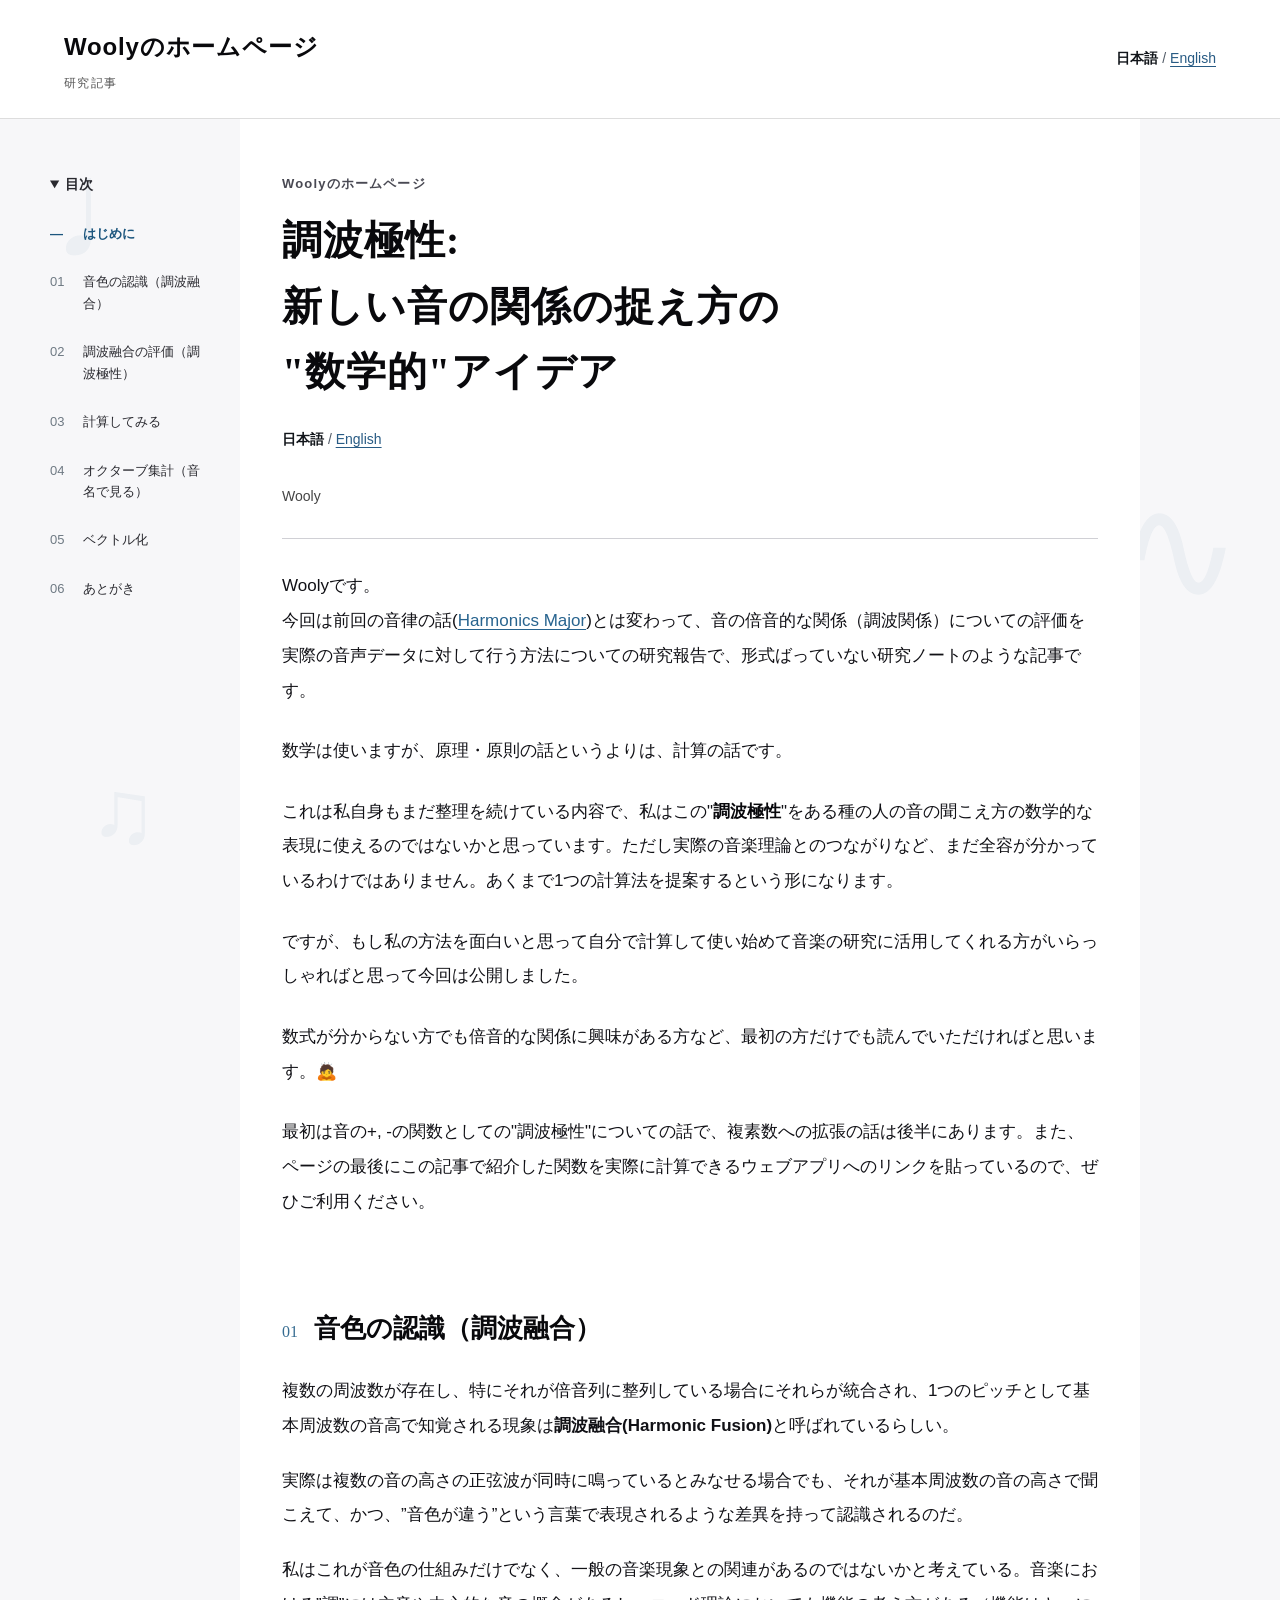
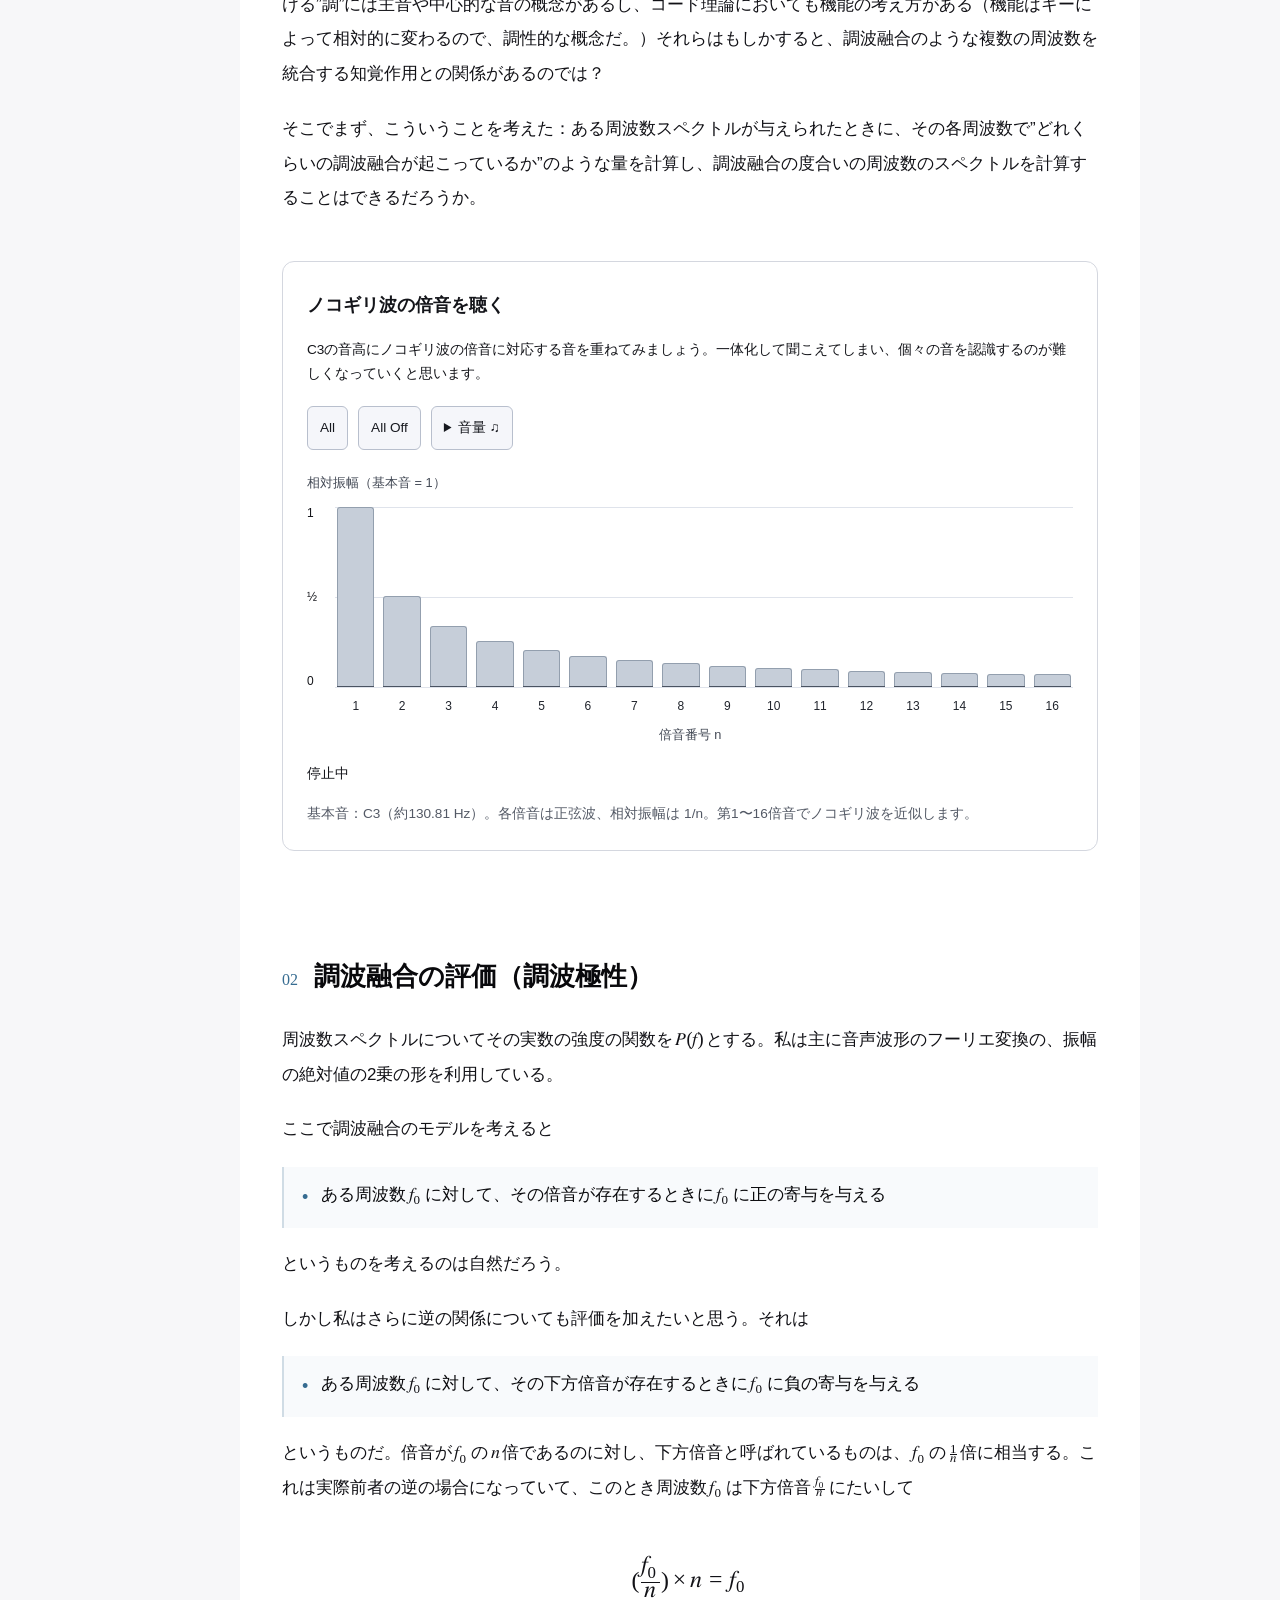
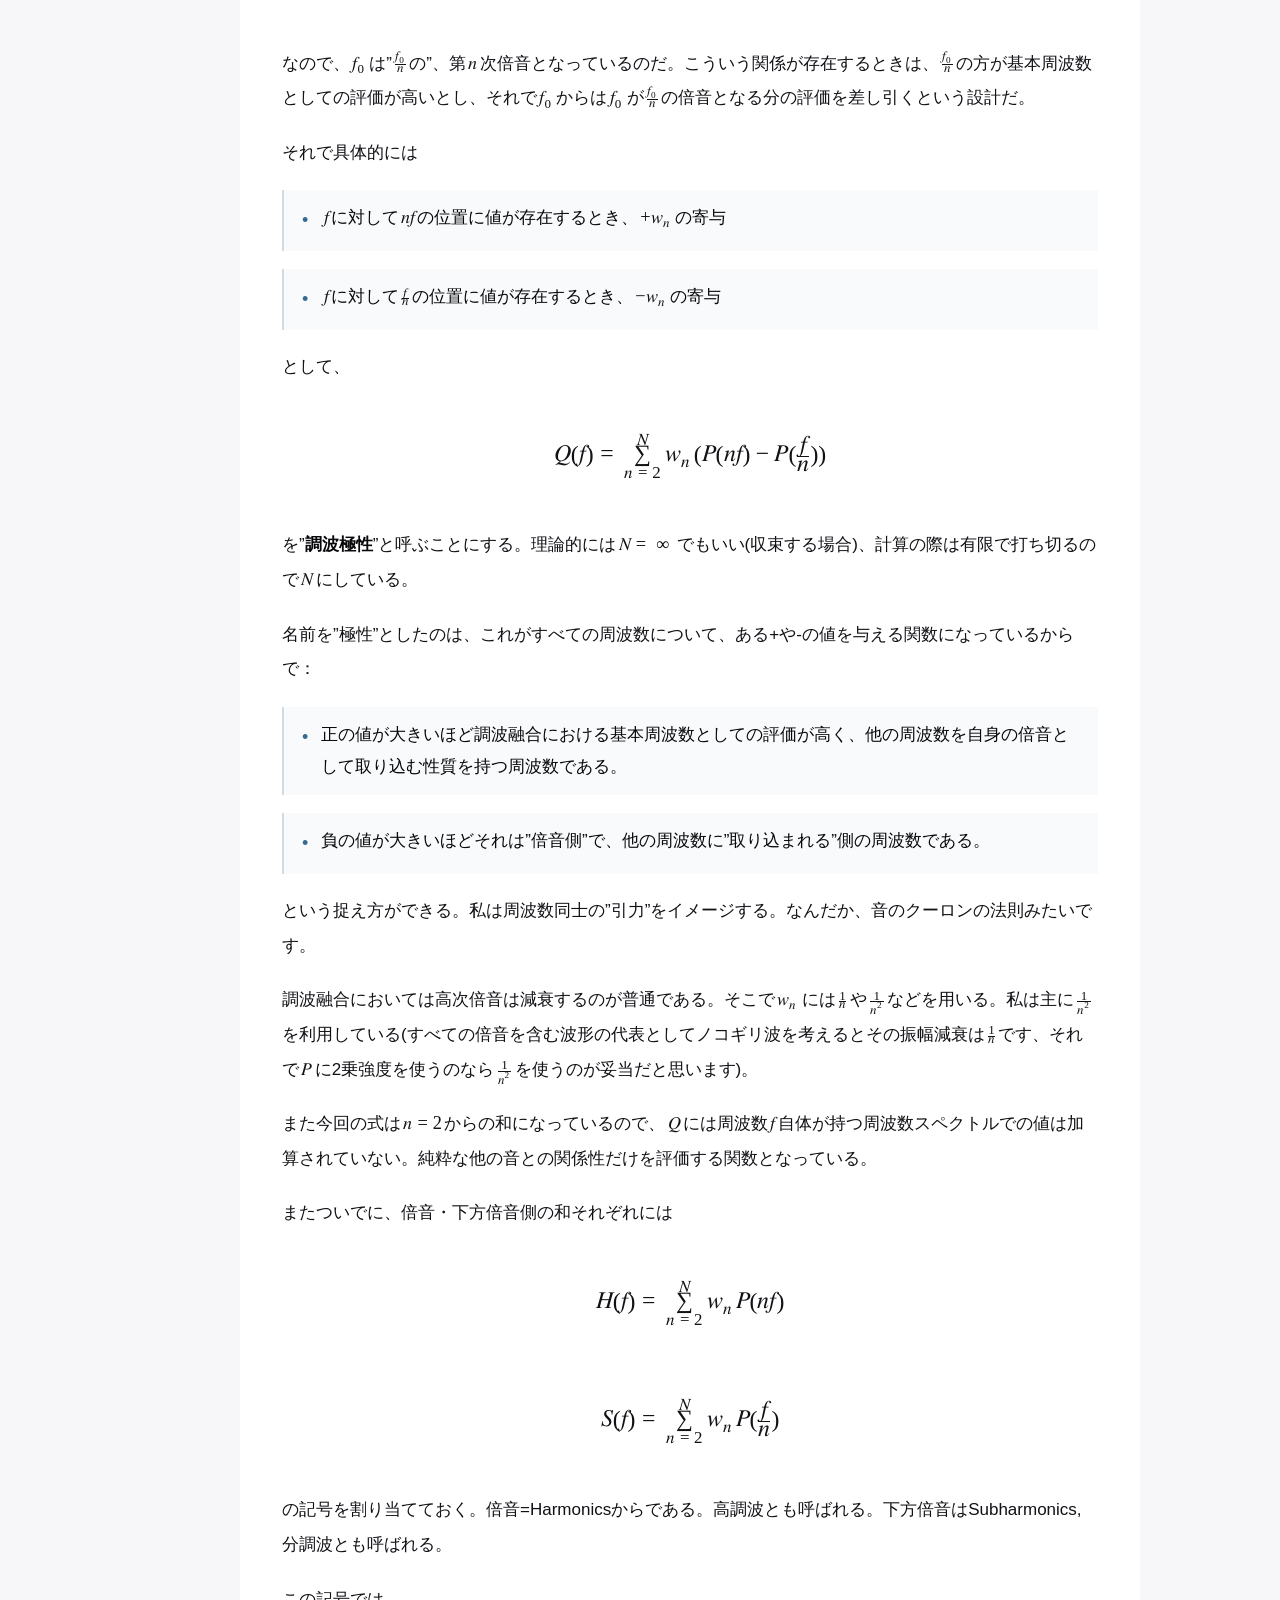
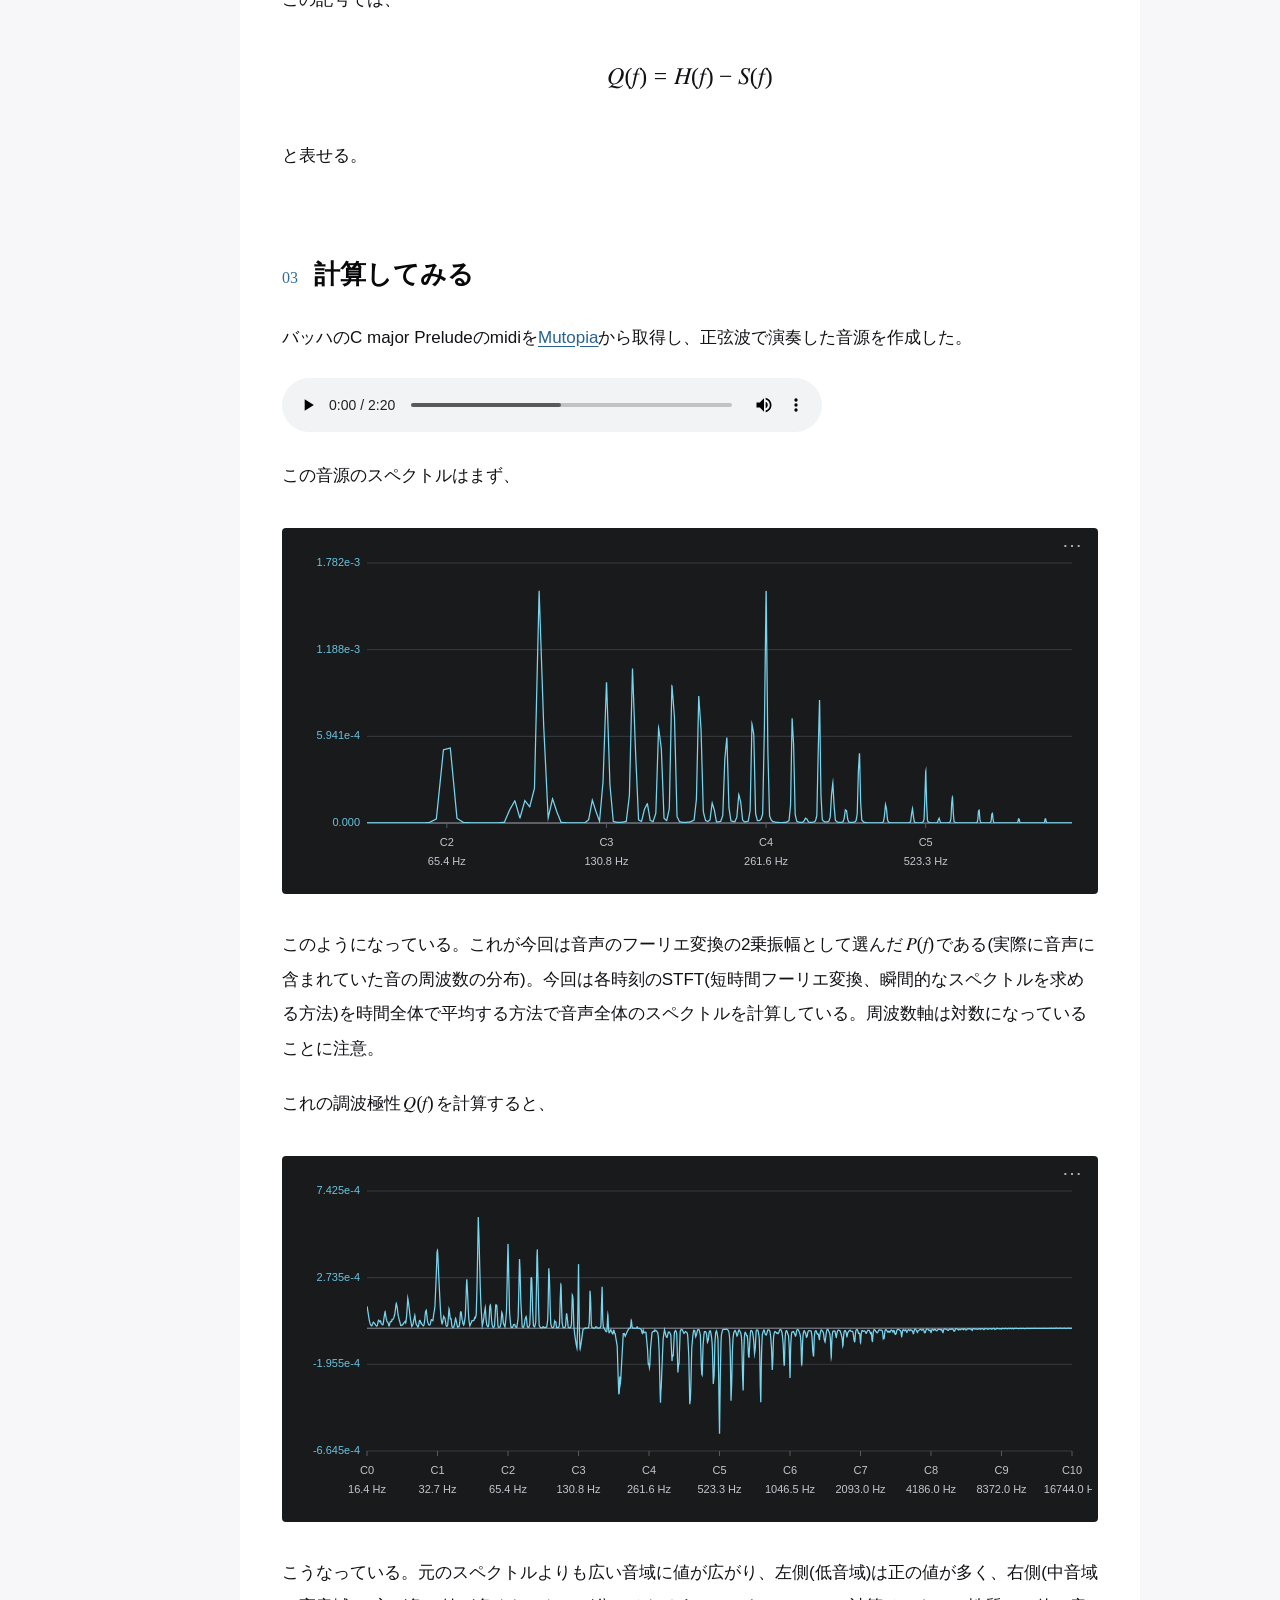
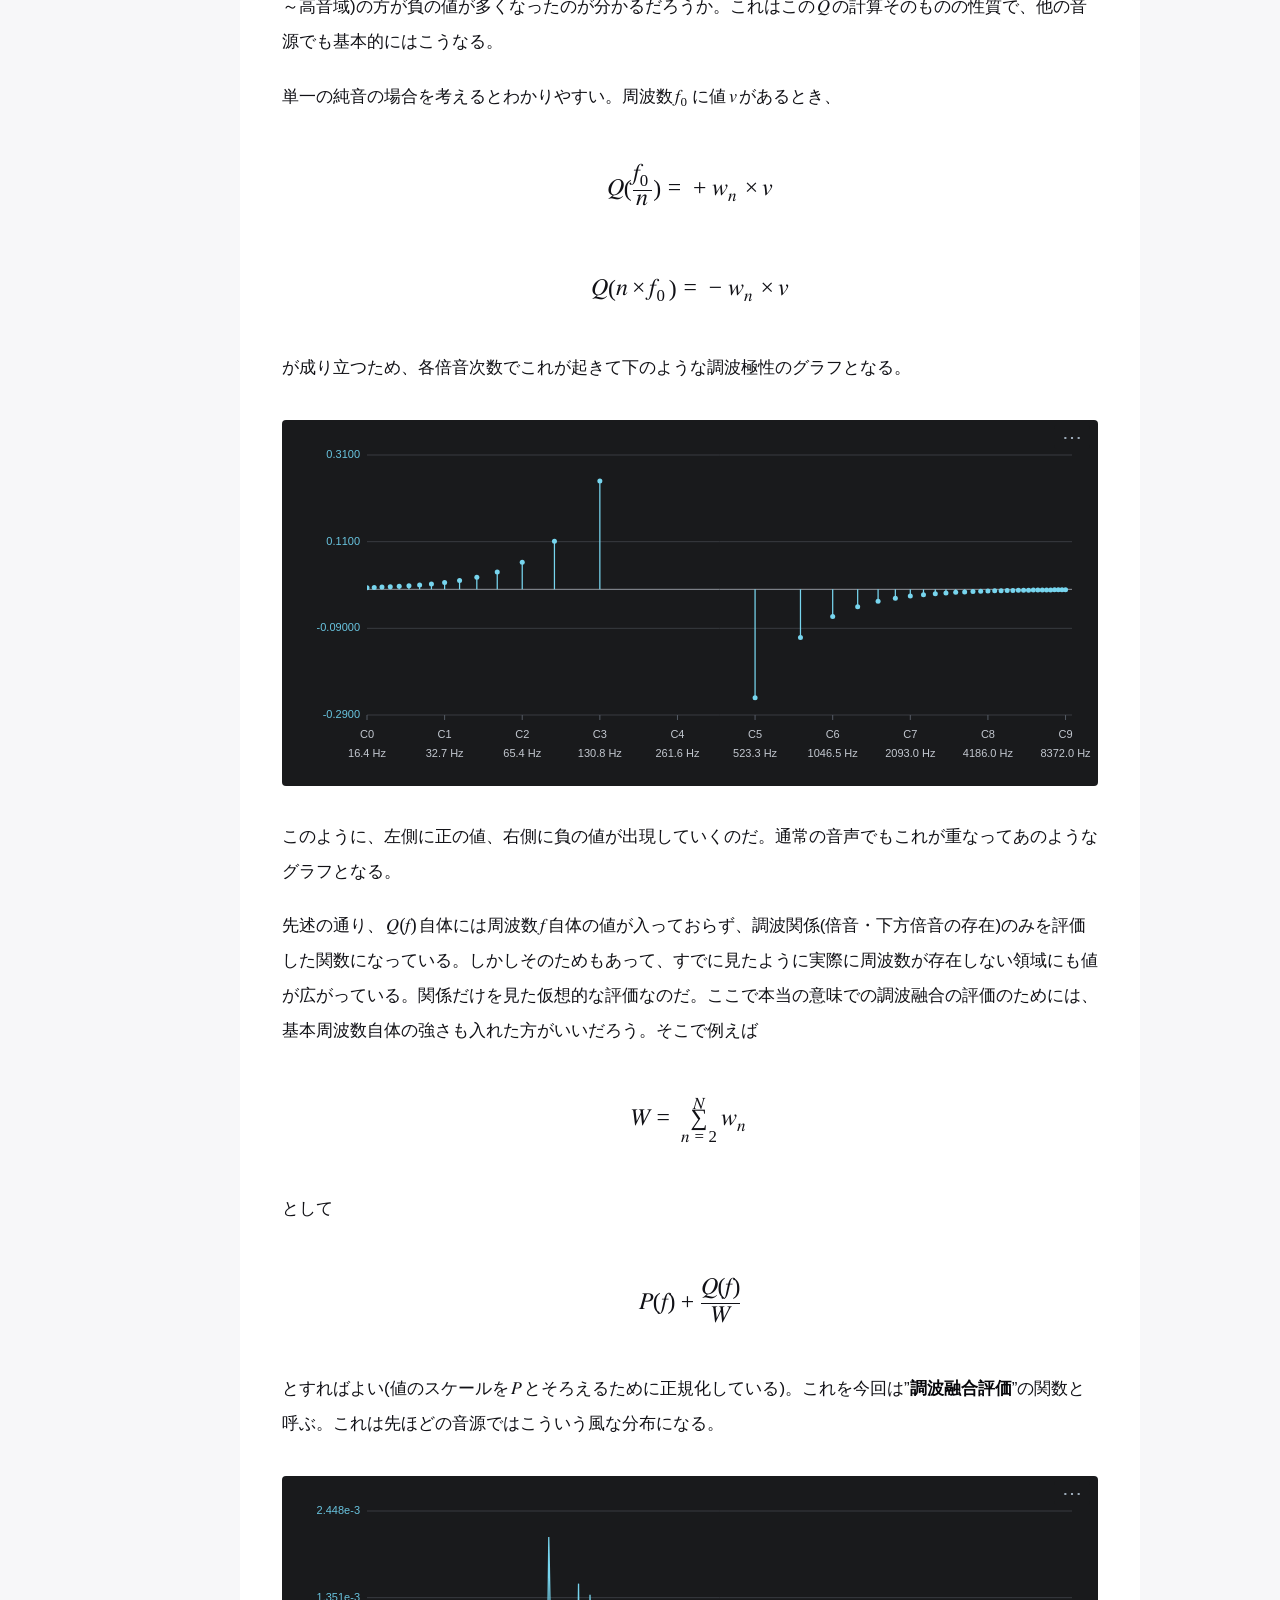
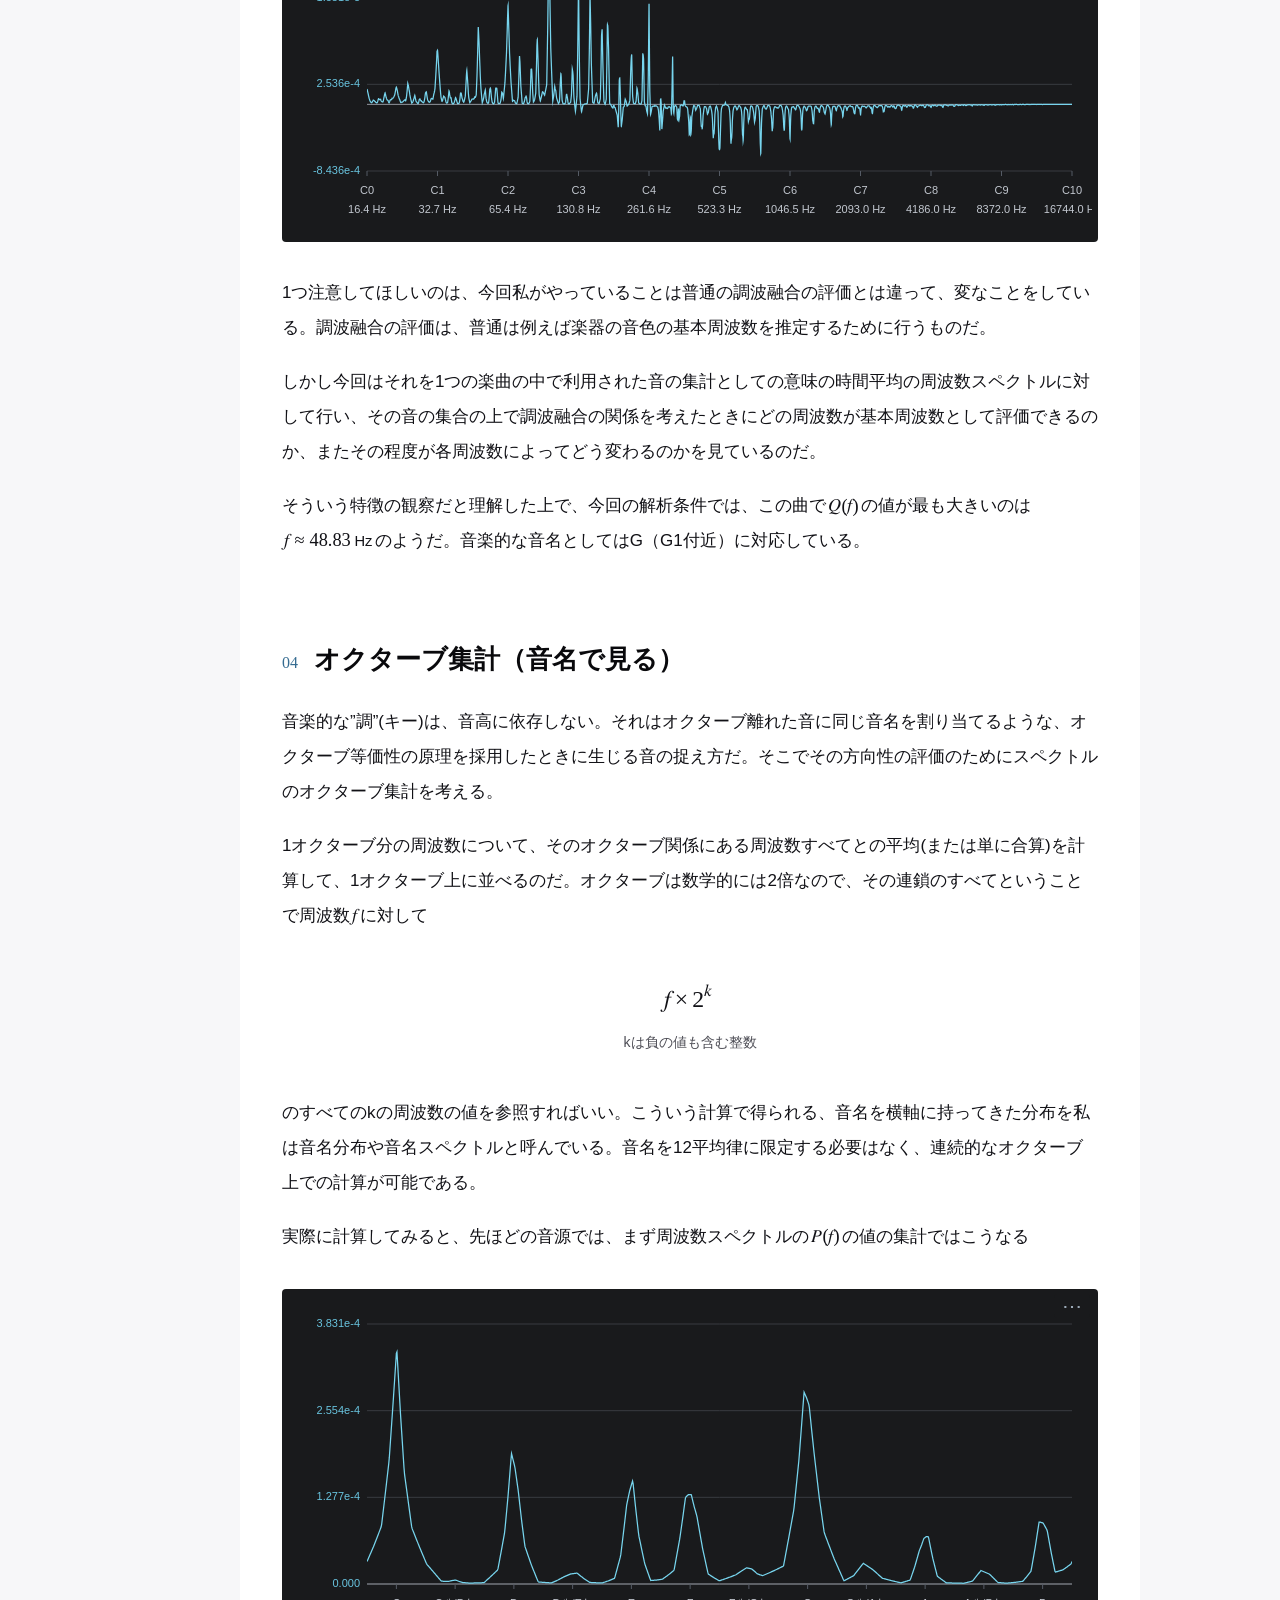
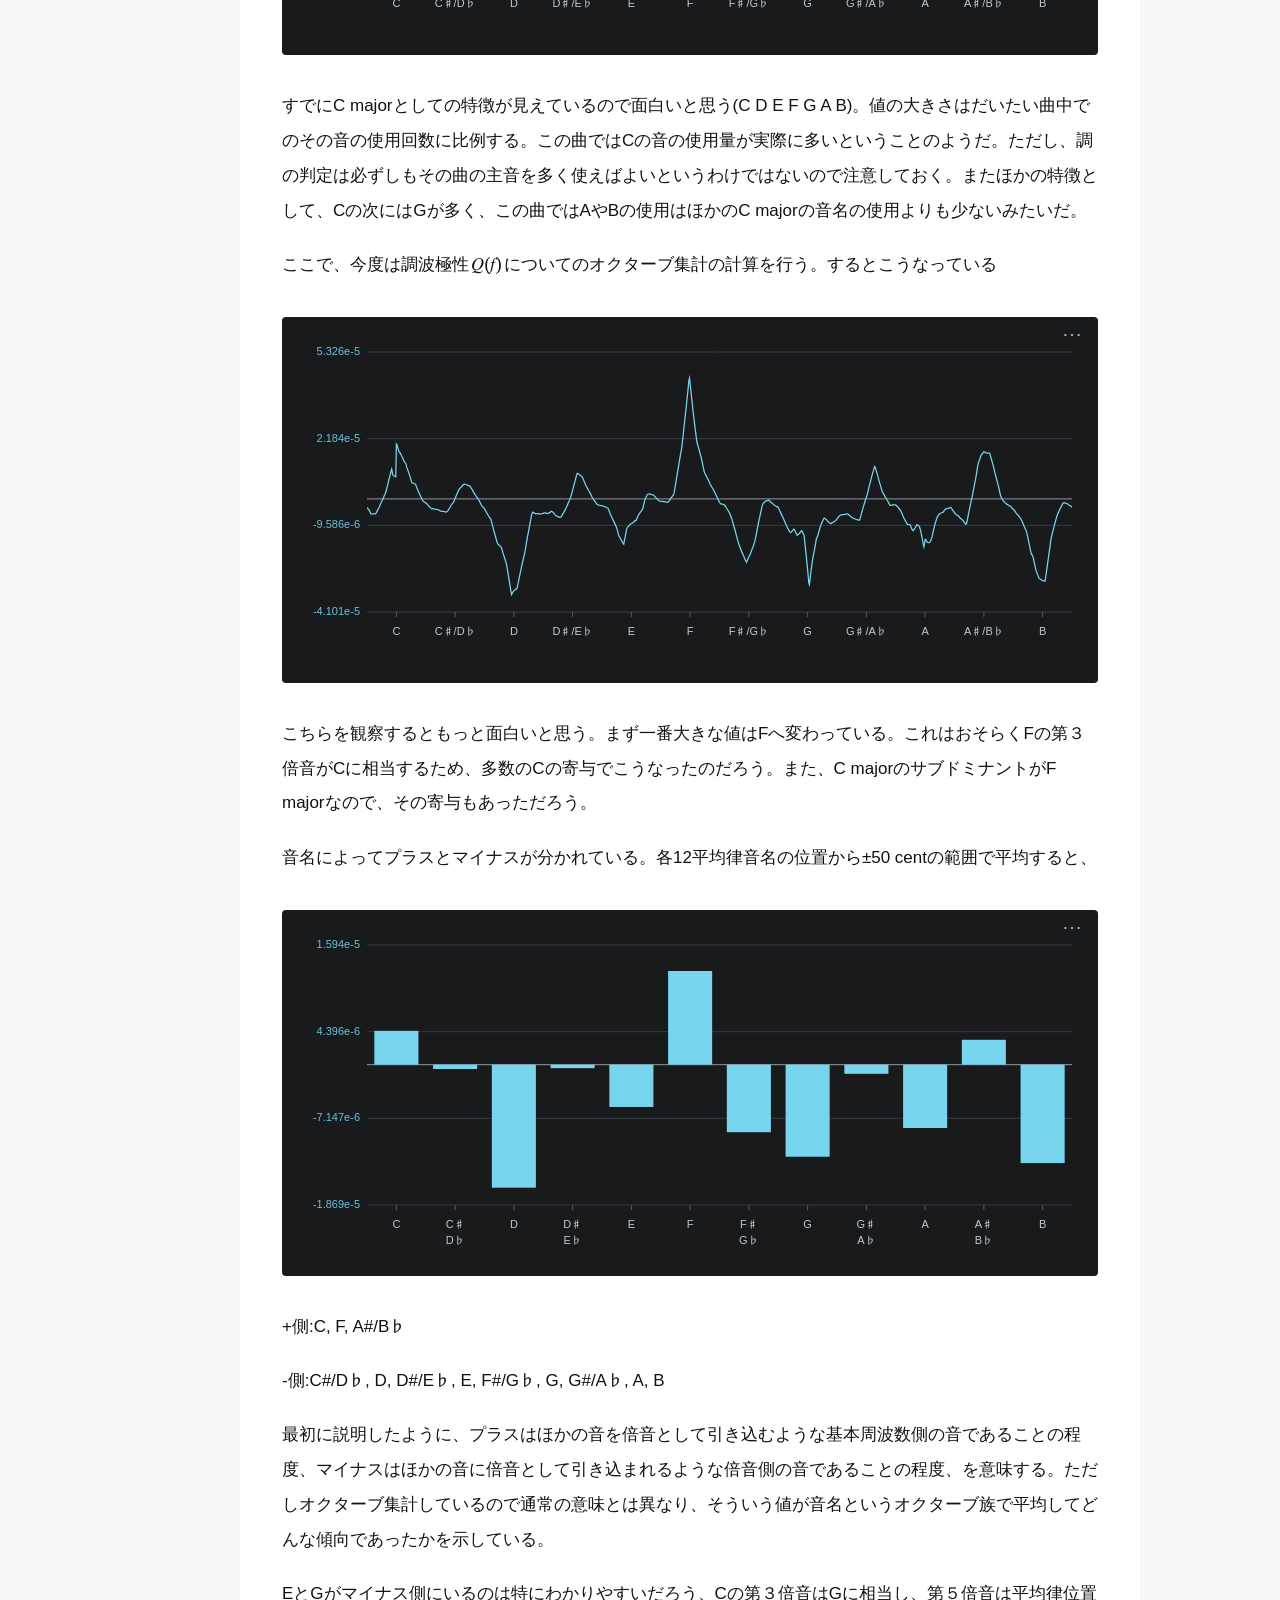
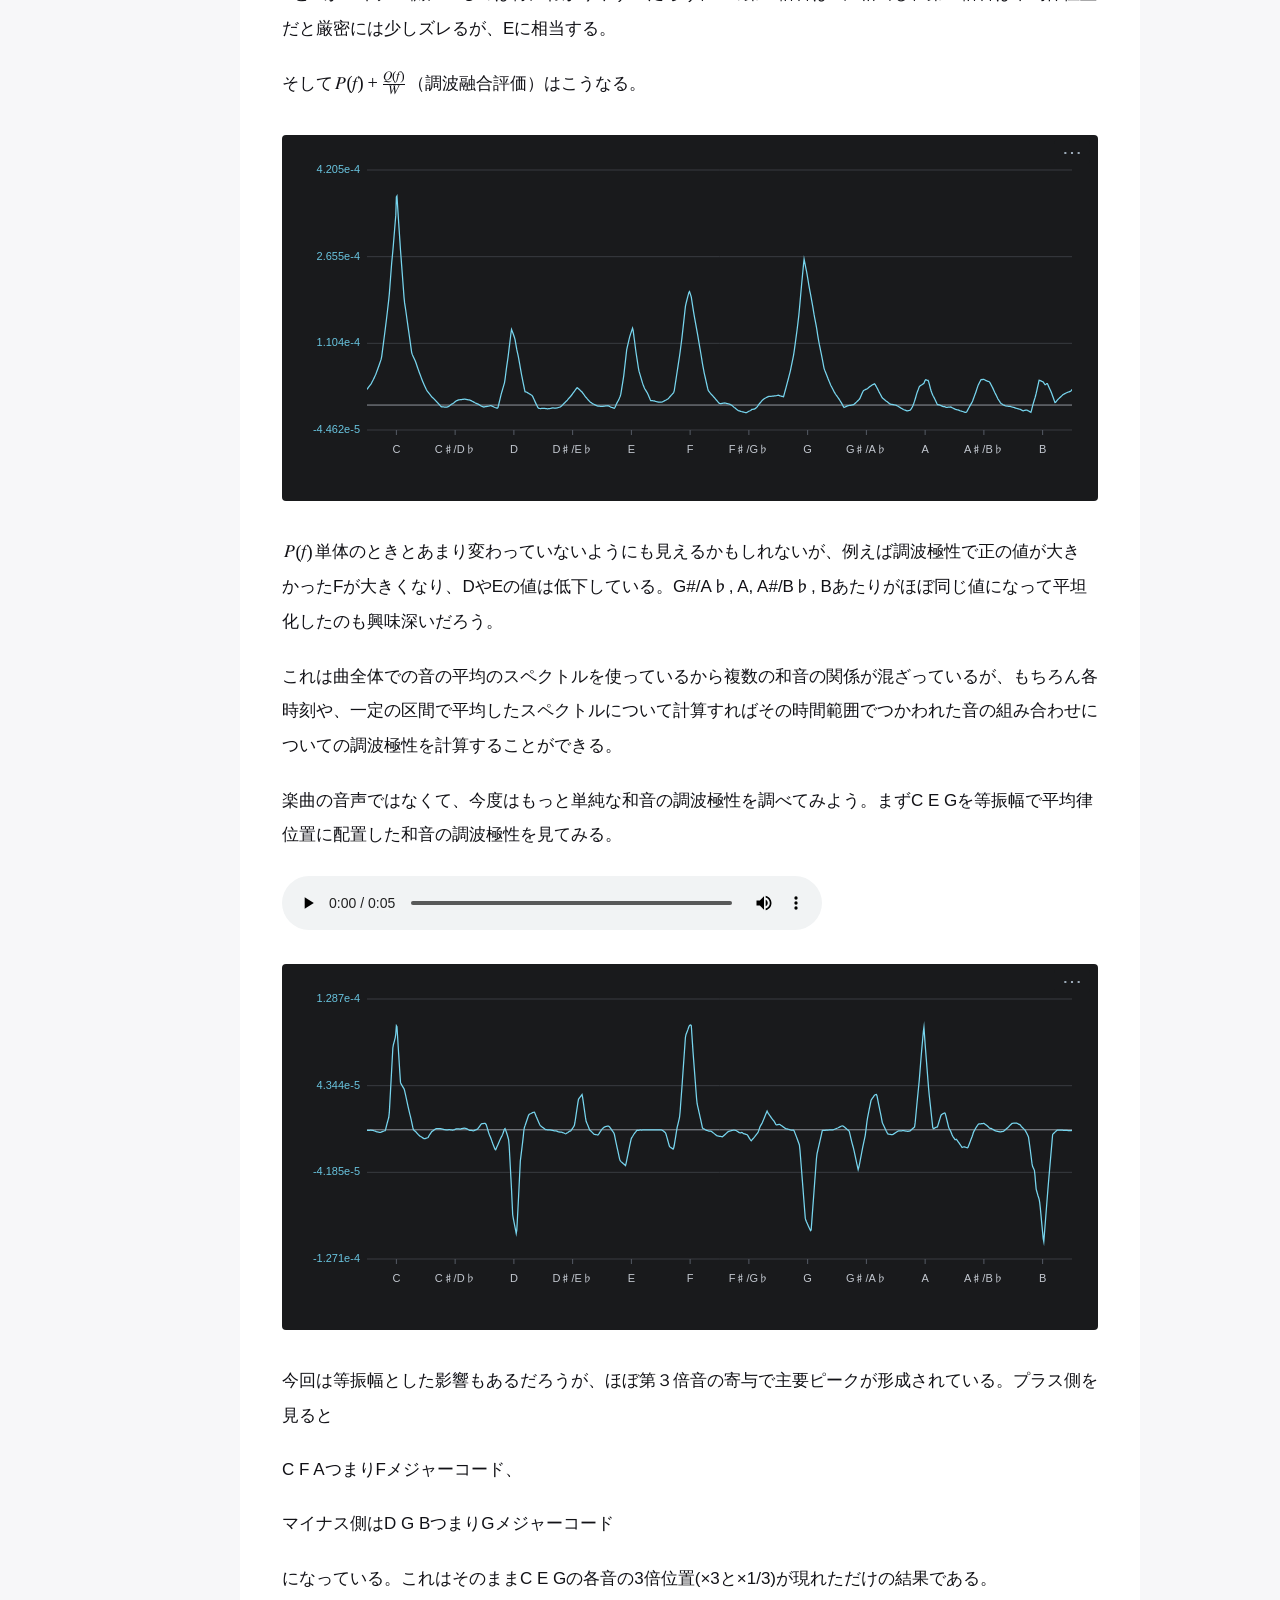
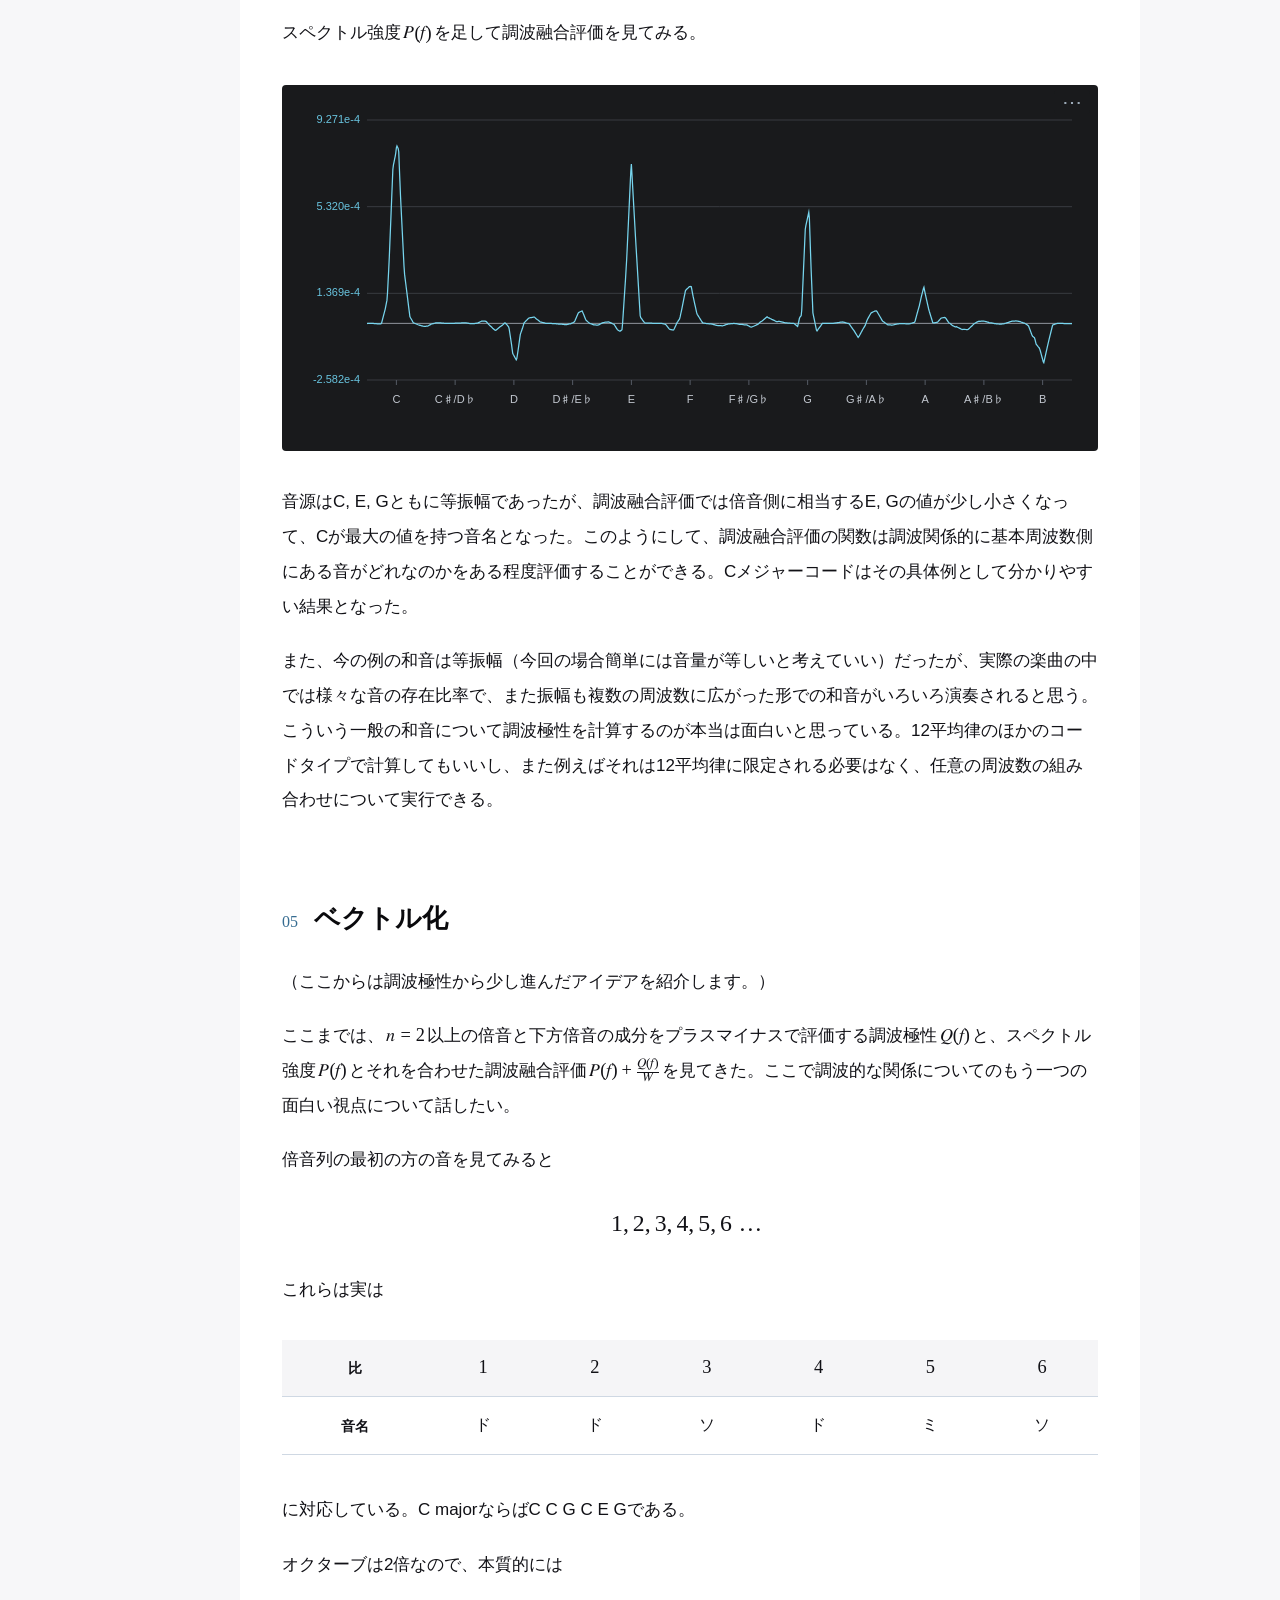
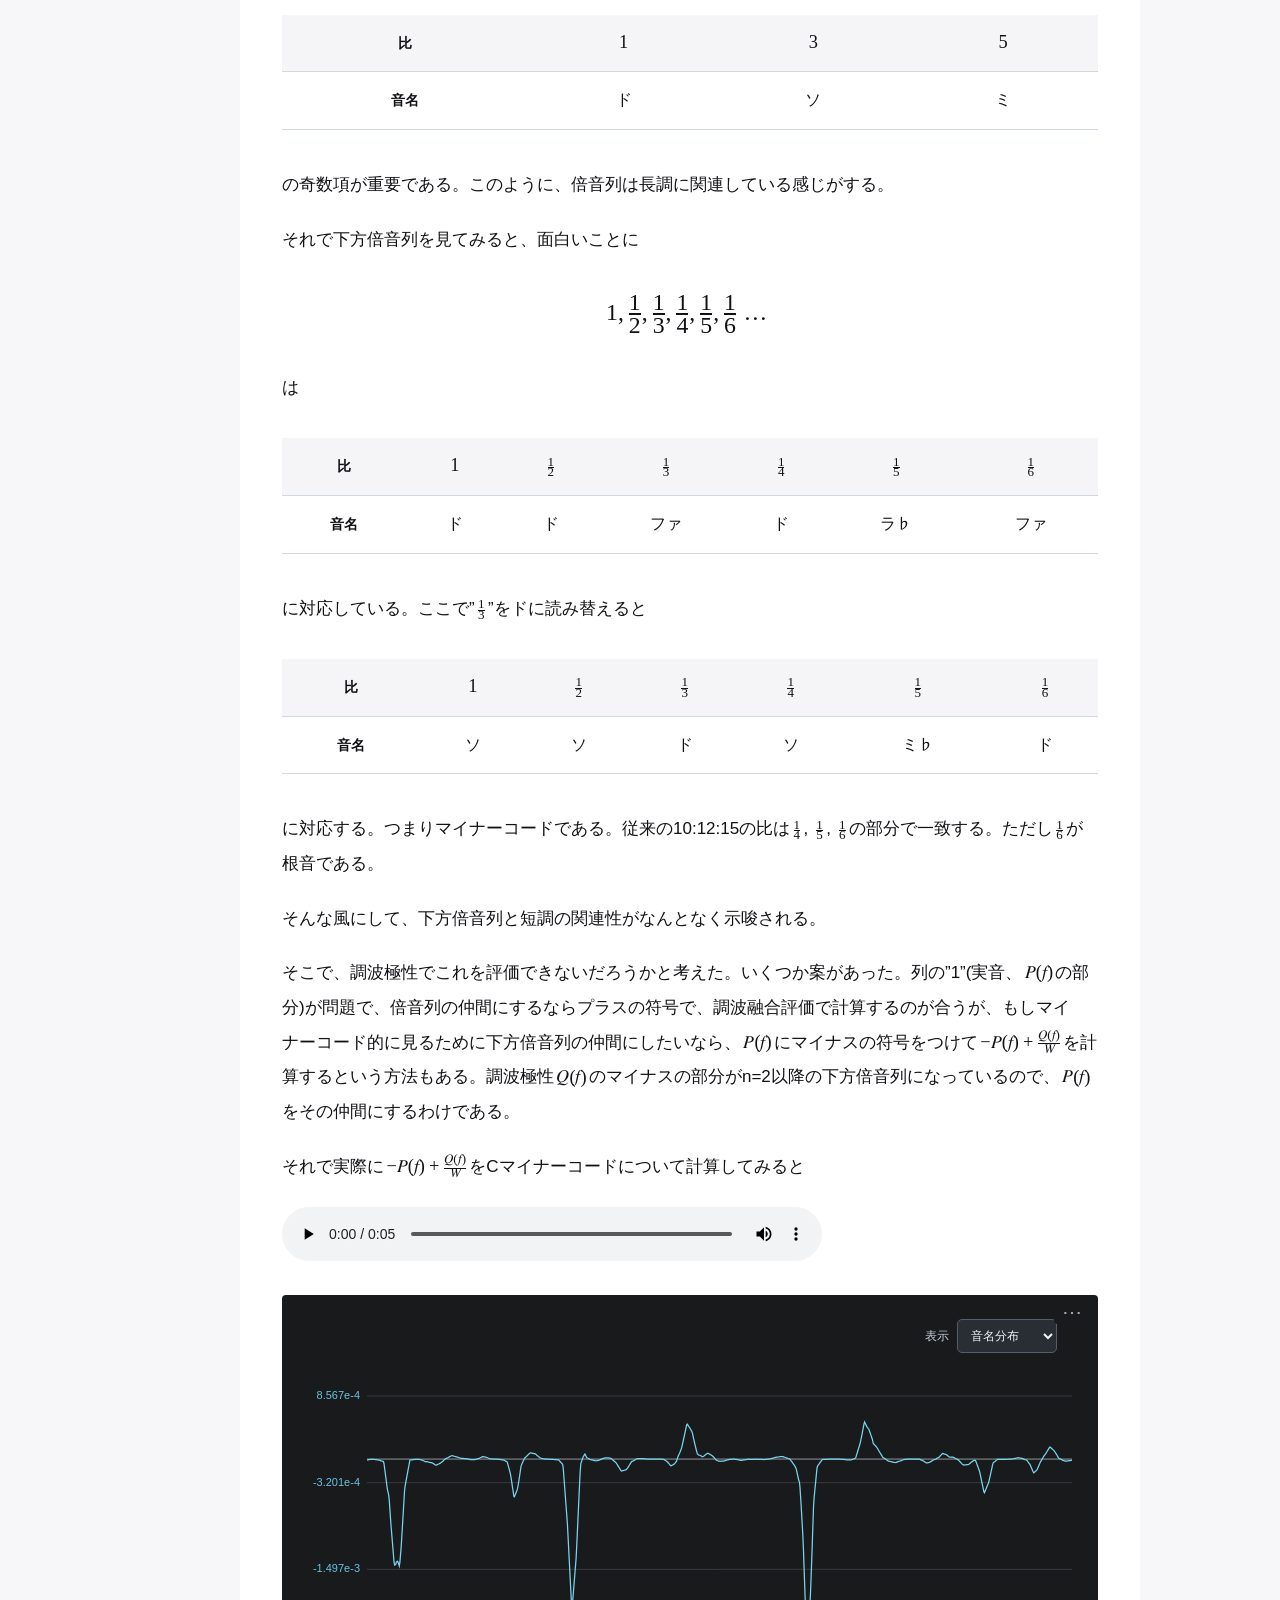
<file: harmonic-polarity-JA-EN-29/index.html>
<!doctype html>
<html lang="ja"><head><meta charset="utf-8"><meta name="viewport" content="width=device-width,initial-scale=1">
<title>調波極性:新しい音の関係の捉え方の&quot;数学的&quot;アイデア | Woolyのホームページ</title>
<meta name="description" content="調波融合、下方倍音、調波極性とベクトル表現についての研究記事。">
<link rel="stylesheet" href="assets/styles.css"><link rel="stylesheet" href="assets/theme.css"><link rel="stylesheet" href="assets/article.css"><script src="assets/article.js" defer></script>
<link rel="stylesheet" href="assets/research-graphs.css">
<link rel="icon" type="image/png" href="assets/images/wooly.png">
<link rel="alternate" hreflang="ja" href="index.html"><link rel="alternate" hreflang="en" href="en.html"><script src="assets/language-switch.js" defer></script></head><body>
<div class="article-background" aria-hidden="true"><span>♩</span><span>∿</span><span>♫</span></div>
<header class="site-header"><a class="brand" href="#">Woolyのホームページ<span>研究記事</span></a><nav class="language-links" aria-label="言語"><span aria-current="page">日本語</span> / <a data-language-switch href="en.html" lang="en" hreflang="en">English</a></nav></header>
<div class="layout"><nav class="toc" aria-label="節目次"><details open><summary>目次</summary><a href="#intro"><span>—</span>はじめに</a><a href="#section-1"><span>01</span>音色の認識（調波融合）</a><a href="#section-2"><span>02</span>調波融合の評価（調波極性）</a><a href="#section-3"><span>03</span>計算してみる</a><a href="#section-4"><span>04</span>オクターブ集計（音名で見る）</a><a href="#section-5"><span>05</span>ベクトル化</a><a href="#section-6"><span>06</span>あとがき</a></details></nav>
<main id="main"><div class="article-title" id="intro"><p class="eyebrow">Woolyのホームページ</p><h1>調波極性:<br>新しい音の関係の捉え方の<br>&quot;数学的&quot;アイデア</h1><nav class="language-links" aria-label="言語"><span aria-current="page">日本語</span> / <a data-language-switch href="en.html" lang="en" hreflang="en">English</a></nav><div class="byline">Wooly</div></div><div class="article-introduction" data-source-paragraph="1"><p class="prose lead">Woolyです。<br>今回は前回の音律の話(<a href="https://uriop-dogg.github.io/m2_music_math/M2-v10.2-JA-EN/index.html">Harmonics Major</a>)とは変わって、音の倍音的な関係（調波関係）についての評価を実際の音声データに対して行う方法についての研究報告で、形式ばっていない研究ノートのような記事です。</p><p class="prose lead">数学は使いますが、原理・原則の話というよりは、計算の話です。</p><p class="prose lead">これは私自身もまだ整理を続けている内容で、私はこの&quot;<strong class="first-term">調波極性</strong>&quot;をある種の人の音の聞こえ方の数学的な表現に使えるのではないかと思っています。ただし実際の音楽理論とのつながりなど、まだ全容が分かっているわけではありません。あくまで1つの計算法を提案するという形になります。</p><p class="prose lead">ですが、もし私の方法を面白いと思って自分で計算して使い始めて音楽の研究に活用してくれる方がいらっしゃればと思って今回は公開しました。</p><p class="prose lead">数式が分からない方でも倍音的な関係に興味がある方など、最初の方だけでも読んでいただければと思います。🙇</p><p class="prose lead">最初は音の+, -の関数としての&quot;調波極性&quot;についての話で、複素数への拡張の話は後半にあります。また、ページの最後にこの記事で紹介した関数を実際に計算できるウェブアプリへのリンクを貼っているので、ぜひご利用ください。</p></div><section id="section-1" class="chapter"><header class="chapter-heading"><span>01</span><h2>音色の認識（調波融合）</h2></header><p class="prose" data-source-paragraph="3">複数の周波数が存在し、特にそれが倍音列に整列している場合にそれらが統合され、1つのピッチとして基本周波数の音高で知覚される現象は<strong>調波融合(Harmonic Fusion)</strong>と呼ばれているらしい。</p><p class="prose" data-source-paragraph="4">実際は複数の音の高さの正弦波が同時に鳴っているとみなせる場合でも、それが基本周波数の音の高さで聞こえて、かつ、”音色が違う”という言葉で表現されるような差異を持って認識されるのだ。</p><p class="prose" data-source-paragraph="5">私はこれが音色の仕組みだけでなく、一般の音楽現象との関連があるのではないかと考えている。音楽における”調”には主音や中心的な音の概念があるし、コード理論においても機能の考え方がある（機能はキーによって相対的に変わるので、調性的な概念だ。）それらはもしかすると、調波融合のような複数の周波数を統合する知覚作用との関係があるのでは？</p><p class="prose" data-source-paragraph="6">そこでまず、こういうことを考えた：ある周波数スペクトルが与えられたときに、その各周波数で”どれくらいの調波融合が起こっているか”のような量を計算し、調波融合の度合いの周波数のスペクトルを計算することはできるだろうか。</p><figure class="harmonic-explorer" data-harmonic-explorer aria-labelledby="harmonic-title">
<figcaption id="harmonic-title">ノコギリ波の倍音を聴く</figcaption>
<p class="harmonic-help">C3の音高にノコギリ波の倍音に対応する音を重ねてみましょう。一体化して聞こえてしまい、個々の音を認識するのが難しくなっていくと思います。</p>
<div class="harmonic-controls"><button type="button" data-all>All</button><button type="button" data-stop>All Off</button><details class="harmonic-volume"><summary aria-label="音量調節">音量 ♫</summary><label>音量 <input data-volume type="range" min="0" max="1" step="0.01" value="0.5"></label></details></div>
<div class="harmonic-axis">相対振幅（基本音 = 1）</div><div class="harmonic-scroll"><div class="harmonic-chart"><div class="harmonic-ticks" aria-hidden="true"><span>1</span><span>½</span><span>0</span></div><div class="harmonic-bars"><button type="button" class="harmonic-bar" data-harmonic="1" aria-pressed="false" aria-label="第1倍音、130.8Hz、相対振幅1/1"><span class="harmonic-track"><span class="harmonic-fill" style="height:100.0000%"></span></span><span>1</span></button><button type="button" class="harmonic-bar" data-harmonic="2" aria-pressed="false" aria-label="第2倍音、261.6Hz、相対振幅1/2"><span class="harmonic-track"><span class="harmonic-fill" style="height:50.0000%"></span></span><span>2</span></button><button type="button" class="harmonic-bar" data-harmonic="3" aria-pressed="false" aria-label="第3倍音、392.4Hz、相対振幅1/3"><span class="harmonic-track"><span class="harmonic-fill" style="height:33.3333%"></span></span><span>3</span></button><button type="button" class="harmonic-bar" data-harmonic="4" aria-pressed="false" aria-label="第4倍音、523.3Hz、相対振幅1/4"><span class="harmonic-track"><span class="harmonic-fill" style="height:25.0000%"></span></span><span>4</span></button><button type="button" class="harmonic-bar" data-harmonic="5" aria-pressed="false" aria-label="第5倍音、654.1Hz、相対振幅1/5"><span class="harmonic-track"><span class="harmonic-fill" style="height:20.0000%"></span></span><span>5</span></button><button type="button" class="harmonic-bar" data-harmonic="6" aria-pressed="false" aria-label="第6倍音、784.9Hz、相対振幅1/6"><span class="harmonic-track"><span class="harmonic-fill" style="height:16.6667%"></span></span><span>6</span></button><button type="button" class="harmonic-bar" data-harmonic="7" aria-pressed="false" aria-label="第7倍音、915.7Hz、相対振幅1/7"><span class="harmonic-track"><span class="harmonic-fill" style="height:14.2857%"></span></span><span>7</span></button><button type="button" class="harmonic-bar" data-harmonic="8" aria-pressed="false" aria-label="第8倍音、1046.5Hz、相対振幅1/8"><span class="harmonic-track"><span class="harmonic-fill" style="height:12.5000%"></span></span><span>8</span></button><button type="button" class="harmonic-bar" data-harmonic="9" aria-pressed="false" aria-label="第9倍音、1177.3Hz、相対振幅1/9"><span class="harmonic-track"><span class="harmonic-fill" style="height:11.1111%"></span></span><span>9</span></button><button type="button" class="harmonic-bar" data-harmonic="10" aria-pressed="false" aria-label="第10倍音、1308.1Hz、相対振幅1/10"><span class="harmonic-track"><span class="harmonic-fill" style="height:10.0000%"></span></span><span>10</span></button><button type="button" class="harmonic-bar" data-harmonic="11" aria-pressed="false" aria-label="第11倍音、1438.9Hz、相対振幅1/11"><span class="harmonic-track"><span class="harmonic-fill" style="height:9.0909%"></span></span><span>11</span></button><button type="button" class="harmonic-bar" data-harmonic="12" aria-pressed="false" aria-label="第12倍音、1569.8Hz、相対振幅1/12"><span class="harmonic-track"><span class="harmonic-fill" style="height:8.3333%"></span></span><span>12</span></button><button type="button" class="harmonic-bar" data-harmonic="13" aria-pressed="false" aria-label="第13倍音、1700.6Hz、相対振幅1/13"><span class="harmonic-track"><span class="harmonic-fill" style="height:7.6923%"></span></span><span>13</span></button><button type="button" class="harmonic-bar" data-harmonic="14" aria-pressed="false" aria-label="第14倍音、1831.4Hz、相対振幅1/14"><span class="harmonic-track"><span class="harmonic-fill" style="height:7.1429%"></span></span><span>14</span></button><button type="button" class="harmonic-bar" data-harmonic="15" aria-pressed="false" aria-label="第15倍音、1962.2Hz、相対振幅1/15"><span class="harmonic-track"><span class="harmonic-fill" style="height:6.6667%"></span></span><span>15</span></button><button type="button" class="harmonic-bar" data-harmonic="16" aria-pressed="false" aria-label="第16倍音、2093.0Hz、相対振幅1/16"><span class="harmonic-track"><span class="harmonic-fill" style="height:6.2500%"></span></span><span>16</span></button></div></div></div><div class="harmonic-x">倍音番号 n</div>
<p class="harmonic-status" data-status role="status" aria-live="polite">停止中</p>
<p class="harmonic-note">基本音：C3（約130.81 Hz）。各倍音は正弦波、相対振幅は 1/n。第1〜16倍音でノコギリ波を近似します。</p>
</figure></section><section id="section-2" class="chapter"><header class="chapter-heading"><span>02</span><h2>調波融合の評価（調波極性）</h2></header><p class="prose" data-source-paragraph="8">周波数スペクトルについてその実数の強度の関数を<math xmlns="http://www.w3.org/1998/Math/MathML" aria-label="P(f)"><mrow><mi>P</mi><mo>⁡</mo><mrow><mo>(</mo><mi>f</mi><mo>)</mo></mrow></mrow></math>とする。私は主に音声波形のフーリエ変換の、振幅の絶対値の2乗の形を利用している。</p><p class="prose" data-source-paragraph="9">ここで調波融合のモデルを考えると</p><div class="relation-note" data-source-paragraph="10"><span aria-hidden="true">•</span><p>ある周波数<math xmlns="http://www.w3.org/1998/Math/MathML" aria-label="f_0"><mrow><msub><mi>f</mi><mn>0</mn></msub></mrow></math>に対して、その倍音が存在するときに<math xmlns="http://www.w3.org/1998/Math/MathML" aria-label="f_0"><mrow><msub><mi>f</mi><mn>0</mn></msub></mrow></math>に正の寄与を与える</p></div><p class="prose" data-source-paragraph="11">というものを考えるのは自然だろう。</p><p class="prose" data-source-paragraph="12">しかし私はさらに逆の関係についても評価を加えたいと思う。それは</p><div class="relation-note" data-source-paragraph="13"><span aria-hidden="true">•</span><p>ある周波数<math xmlns="http://www.w3.org/1998/Math/MathML" aria-label="f_0"><mrow><msub><mi>f</mi><mn>0</mn></msub></mrow></math>に対して、その下方倍音が存在するときに<math xmlns="http://www.w3.org/1998/Math/MathML" aria-label="f_0"><mrow><msub><mi>f</mi><mn>0</mn></msub></mrow></math>に負の寄与を与える</p></div><p class="prose" data-source-paragraph="14">というものだ。倍音が<math xmlns="http://www.w3.org/1998/Math/MathML" aria-label="f_0"><mrow><msub><mi>f</mi><mn>0</mn></msub></mrow></math>の<math xmlns="http://www.w3.org/1998/Math/MathML" aria-label="n"><mrow><mi>n</mi></mrow></math>倍であるのに対し、下方倍音と呼ばれているものは、<math xmlns="http://www.w3.org/1998/Math/MathML" aria-label="f_0"><mrow><msub><mi>f</mi><mn>0</mn></msub></mrow></math>の<math xmlns="http://www.w3.org/1998/Math/MathML" aria-label="1/n"><mrow><mfrac><mrow><mn>1</mn></mrow><mrow><mi>n</mi></mrow></mfrac></mrow></math>倍に相当する。これは実際前者の逆の場合になっていて、このとき周波数<math xmlns="http://www.w3.org/1998/Math/MathML" aria-label="f_0"><mrow><msub><mi>f</mi><mn>0</mn></msub></mrow></math>は下方倍音<math xmlns="http://www.w3.org/1998/Math/MathML" aria-label="f_0/n"><mrow><mfrac><mrow><msub><mi>f</mi><mn>0</mn></msub></mrow><mrow><mi>n</mi></mrow></mfrac></mrow></math>にたいして</p><div class="display-equation" data-source-paragraph="15"><div class="equation-scroll"><div class="equation-centered"><math xmlns="http://www.w3.org/1998/Math/MathML" display="block" aria-label="(f_0/n) * n = f_0"><mrow><mrow><mo>(</mo><mfrac><mrow><msub><mi>f</mi><mn>0</mn></msub></mrow><mrow><mi>n</mi></mrow></mfrac><mo>)</mo></mrow><mo>×</mo><mi>n</mi><mo>=</mo><msub><mi>f</mi><mn>0</mn></msub></mrow></math></div></div></div><p class="prose" data-source-paragraph="16">なので、<math xmlns="http://www.w3.org/1998/Math/MathML" aria-label="f_0"><mrow><msub><mi>f</mi><mn>0</mn></msub></mrow></math>は”<math xmlns="http://www.w3.org/1998/Math/MathML" aria-label="f_0/n"><mrow><mfrac><mrow><msub><mi>f</mi><mn>0</mn></msub></mrow><mrow><mi>n</mi></mrow></mfrac></mrow></math>の”、第<math xmlns="http://www.w3.org/1998/Math/MathML" aria-label="n"><mrow><mi>n</mi></mrow></math>次倍音となっているのだ。こういう関係が存在するときは、<math xmlns="http://www.w3.org/1998/Math/MathML" aria-label="f_0/n"><mrow><mfrac><mrow><msub><mi>f</mi><mn>0</mn></msub></mrow><mrow><mi>n</mi></mrow></mfrac></mrow></math>の方が基本周波数としての評価が高いとし、それで<math xmlns="http://www.w3.org/1998/Math/MathML" aria-label="f_0"><mrow><msub><mi>f</mi><mn>0</mn></msub></mrow></math>からは<math xmlns="http://www.w3.org/1998/Math/MathML" aria-label="f_0"><mrow><msub><mi>f</mi><mn>0</mn></msub></mrow></math>が<math xmlns="http://www.w3.org/1998/Math/MathML" aria-label="f_0/n"><mrow><mfrac><mrow><msub><mi>f</mi><mn>0</mn></msub></mrow><mrow><mi>n</mi></mrow></mfrac></mrow></math>の倍音となる分の評価を差し引くという設計だ。</p><p class="prose" data-source-paragraph="17">それで具体的には</p><div class="relation-note" data-source-paragraph="18"><span aria-hidden="true">•</span><p><math xmlns="http://www.w3.org/1998/Math/MathML" aria-label="f"><mrow><mi>f</mi></mrow></math>に対して<math xmlns="http://www.w3.org/1998/Math/MathML" aria-label="nf"><mrow><mi>n</mi><mi>f</mi></mrow></math>の位置に値が存在するとき、<math xmlns="http://www.w3.org/1998/Math/MathML" aria-label="+w_n"><mrow><mo>+</mo><msub><mi>w</mi><mi>n</mi></msub></mrow></math>の寄与</p></div><div class="relation-note" data-source-paragraph="19"><span aria-hidden="true">•</span><p><math xmlns="http://www.w3.org/1998/Math/MathML" aria-label="f"><mrow><mi>f</mi></mrow></math>に対して<math xmlns="http://www.w3.org/1998/Math/MathML" aria-label="f/n"><mrow><mfrac><mrow><mi>f</mi></mrow><mrow><mi>n</mi></mrow></mfrac></mrow></math>の位置に値が存在するとき、<math xmlns="http://www.w3.org/1998/Math/MathML" aria-label="-w_n"><mrow><mo>−</mo><msub><mi>w</mi><mi>n</mi></msub></mrow></math>の寄与</p></div><p class="prose" data-source-paragraph="20">として、</p><div class="display-equation" data-source-paragraph="21"><div class="equation-scroll"><div class="equation-centered"><math xmlns="http://www.w3.org/1998/Math/MathML" display="block" aria-label="Q(f)=Σ[n=2, N] w_n*(P(nf) – P(f/n))"><mrow><mi>Q</mi><mo>⁡</mo><mrow><mo>(</mo><mi>f</mi><mo>)</mo></mrow><mo>=</mo><munderover><mo>∑</mo><mrow><mi>n</mi><mo>=</mo><mn>2</mn></mrow><mi>N</mi></munderover><msub><mi>w</mi><mi>n</mi></msub><mrow><mo>(</mo><mi>P</mi><mo>⁡</mo><mrow><mo>(</mo><mi>n</mi><mi>f</mi><mo>)</mo></mrow><mo>−</mo><mi>P</mi><mo>⁡</mo><mrow><mo>(</mo><mfrac><mrow><mi>f</mi></mrow><mrow><mi>n</mi></mrow></mfrac><mo>)</mo></mrow><mo>)</mo></mrow></mrow></math></div></div></div><p class="prose" data-source-paragraph="22">を”<strong class="first-term">調波極性</strong>”と呼ぶことにする。理論的には<math xmlns="http://www.w3.org/1998/Math/MathML" aria-label="N=∞"><mrow><mi>N</mi><mo>=</mo><mo>∞</mo></mrow></math>でもいい(収束する場合)、計算の際は有限で打ち切るので<math xmlns="http://www.w3.org/1998/Math/MathML" aria-label="N"><mrow><mi>N</mi></mrow></math>にしている。</p><p class="prose" data-source-paragraph="23">名前を”極性”としたのは、これがすべての周波数について、ある+や-の値を与える関数になっているからで：</p><div class="relation-note" data-source-paragraph="24"><span aria-hidden="true">•</span><p>正の値が大きいほど調波融合における基本周波数としての評価が高く、他の周波数を自身の倍音として取り込む性質を持つ周波数である。</p></div><div class="relation-note" data-source-paragraph="25"><span aria-hidden="true">•</span><p>負の値が大きいほどそれは”倍音側”で、他の周波数に”取り込まれる”側の周波数である。</p></div><p class="prose" data-source-paragraph="26">という捉え方ができる。私は周波数同士の”引力”をイメージする。なんだか、音のクーロンの法則みたいです。</p><p class="prose" data-source-paragraph="27">調波融合においては高次倍音は減衰するのが普通である。そこで<math xmlns="http://www.w3.org/1998/Math/MathML" aria-label="w_n"><mrow><msub><mi>w</mi><mi>n</mi></msub></mrow></math>には<math xmlns="http://www.w3.org/1998/Math/MathML" aria-label="1/n"><mrow><mfrac><mrow><mn>1</mn></mrow><mrow><mi>n</mi></mrow></mfrac></mrow></math>や<math xmlns="http://www.w3.org/1998/Math/MathML" aria-label="1/(n^2)"><mrow><mfrac><mrow><mn>1</mn></mrow><mrow><msup><mi>n</mi><mrow><mn>2</mn></mrow></msup></mrow></mfrac></mrow></math>などを用いる。私は主に<math xmlns="http://www.w3.org/1998/Math/MathML" aria-label="1/(n^2)"><mrow><mfrac><mrow><mn>1</mn></mrow><mrow><msup><mi>n</mi><mrow><mn>2</mn></mrow></msup></mrow></mfrac></mrow></math>を利用している(すべての倍音を含む波形の代表としてノコギリ波を考えるとその振幅減衰は<math xmlns="http://www.w3.org/1998/Math/MathML" aria-label="1/n"><mrow><mfrac><mrow><mn>1</mn></mrow><mrow><mi>n</mi></mrow></mfrac></mrow></math>です、それで<math xmlns="http://www.w3.org/1998/Math/MathML" aria-label="P"><mrow><mi>P</mi></mrow></math>に2乗強度を使うのなら<math xmlns="http://www.w3.org/1998/Math/MathML" aria-label="1/(n^2)"><mrow><mfrac><mrow><mn>1</mn></mrow><mrow><msup><mi>n</mi><mrow><mn>2</mn></mrow></msup></mrow></mfrac></mrow></math>を使うのが妥当だと思います)。</p><p class="prose" data-source-paragraph="29">また今回の式は<math xmlns="http://www.w3.org/1998/Math/MathML" aria-label="n=2"><mrow><mi>n</mi><mo>=</mo><mn>2</mn></mrow></math>からの和になっているので、<math xmlns="http://www.w3.org/1998/Math/MathML" aria-label="Q"><mrow><mi>Q</mi></mrow></math>には周波数<math xmlns="http://www.w3.org/1998/Math/MathML" aria-label="f"><mrow><mi>f</mi></mrow></math>自体が持つ周波数スペクトルでの値は加算されていない。純粋な他の音との関係性だけを評価する関数となっている。</p><p class="prose" data-source-paragraph="31">またついでに、倍音・下方倍音側の和それぞれには</p><div class="display-equation" data-source-paragraph="32"><div class="equation-scroll"><div class="equation-centered"><math xmlns="http://www.w3.org/1998/Math/MathML" display="block" aria-label="H(f) = Σ[n=2, N] w_n*P(nf)"><mrow><mi>H</mi><mo>⁡</mo><mrow><mo>(</mo><mi>f</mi><mo>)</mo></mrow><mo>=</mo><munderover><mo>∑</mo><mrow><mi>n</mi><mo>=</mo><mn>2</mn></mrow><mi>N</mi></munderover><msub><mi>w</mi><mi>n</mi></msub><mi>P</mi><mo>⁡</mo><mrow><mo>(</mo><mi>n</mi><mi>f</mi><mo>)</mo></mrow></mrow></math></div></div></div><div class="display-equation" data-source-paragraph="33"><div class="equation-scroll"><div class="equation-centered"><math xmlns="http://www.w3.org/1998/Math/MathML" display="block" aria-label="S(f) = Σ[n=2, N] w_n*P(f/n)"><mrow><mi>S</mi><mo>⁡</mo><mrow><mo>(</mo><mi>f</mi><mo>)</mo></mrow><mo>=</mo><munderover><mo>∑</mo><mrow><mi>n</mi><mo>=</mo><mn>2</mn></mrow><mi>N</mi></munderover><msub><mi>w</mi><mi>n</mi></msub><mi>P</mi><mo>⁡</mo><mrow><mo>(</mo><mfrac><mrow><mi>f</mi></mrow><mrow><mi>n</mi></mrow></mfrac><mo>)</mo></mrow></mrow></math></div></div></div><p class="prose" data-source-paragraph="34">の記号を割り当てておく。倍音=Harmonicsからである。高調波とも呼ばれる。下方倍音はSubharmonics, 分調波とも呼ばれる。</p><p class="prose" data-source-paragraph="35">この記号では、</p><div class="display-equation" data-source-paragraph="36"><div class="equation-scroll"><div class="equation-centered"><math xmlns="http://www.w3.org/1998/Math/MathML" display="block" aria-label="Q(f)=H(f) – S(f)"><mrow><mi>Q</mi><mo>⁡</mo><mrow><mo>(</mo><mi>f</mi><mo>)</mo></mrow><mo>=</mo><mi>H</mi><mo>⁡</mo><mrow><mo>(</mo><mi>f</mi><mo>)</mo></mrow><mo>−</mo><mi>S</mi><mo>⁡</mo><mrow><mo>(</mo><mi>f</mi><mo>)</mo></mrow></mrow></math></div></div></div><p class="prose" data-source-paragraph="37">と表せる。</p></section><section id="section-3" class="chapter"><header class="chapter-heading"><span>03</span><h2>計算してみる</h2></header><p class="prose" data-source-paragraph="39">バッハのC major Preludeのmidiを<a href="https://www.mutopiaproject.org/cgibin/piece-info.cgi?id=5">Mutopia</a>から取得し、正弦波で演奏した音源を作成した。</p>
<div class="article-audio"><audio controls preload="metadata" aria-label="バッハのC major Prelude：正弦波による演奏"><source src="assets/audio/bach_sine_midi.wav" type="audio/wav">音声を再生できない場合は、<a href="assets/audio/bach_sine_midi.wav">音声ファイル</a>を開いてください。</audio></div>
<p class="prose" data-source-paragraph="39">この音源のスペクトルはまず、</p><figure class="research-graph" id="figure-prelude-power" data-source-paragraph="40" data-research-graph data-audio="bach" data-kind="power" data-view="frequency" aria-labelledby="title-prelude-power"><figcaption id="title-prelude-power">C major Prelude · 周波数スペクトル</figcaption><p class="graph-status" data-graph-status role="status">表示位置に近づくとブラウザー内で計算します。</p><button type="button" data-action="retry" hidden>再試行</button><canvas tabindex="0" role="img" aria-label="C major Prelude · 周波数スペクトル。ドラッグで移動、プラス・マイナスで拡大縮小。CSVで数値を取得できます。">グラフの数値は計算完了後にCSVボタンから取得できます。</canvas><details class="graph-menu"><summary aria-label="グラフの操作と解析条件" title="グラフの操作と解析条件">⋯</summary><div class="graph-menu-content">

<p data-graph-subtitle></p><div class="graph-tools"><label>操作軸 <select data-axis aria-label="拡大・移動する軸"><option value="x">横軸</option><option value="y">縦軸</option><option value="both">両軸</option></select></label><label>表示 <select data-view><option value="frequency" selected>音高</option><option value="pitch">音名</option></select></label><label data-fold-label hidden>集計 <select data-fold><option value="mean">平均</option><option value="sum">合算</option></select></label><button type="button" data-action="in" aria-label="拡大">＋</button><button type="button" data-action="out" aria-label="縮小">−</button><button type="button" data-action="left" aria-label="低音側へ移動">←</button><button type="button" data-action="right" aria-label="高音側へ移動">→</button><button type="button" data-action="fit" aria-label="縦軸を合わせる">縦軸を合わせる</button><button type="button" data-action="reset" aria-label="リセット">リセット</button><button type="button" data-action="expand" aria-label="拡大表示">拡大表示</button><button type="button" data-action="csv" aria-label="CSV">CSV</button></div>

<div data-legend class="phase-legend" hidden></div>

<p class="graph-hint">ドラッグで移動。グラフを選択してホイール、または2本指で拡大・縮小。キーボードは ＋ / −、← / →、Rでリセット。</p>
<div class="graph-readout" data-readout>グラフ上にポインターを置くと、位置と値を表示します。</div>
<details><summary>解析条件</summary><p data-meta></p><p>表示の拡大・移動では解析結果は変わりません。音声の再生は行いません。</p></details>
<noscript>このグラフの計算と表示にはJavaScriptを有効にしてください。</noscript></div></details></figure><p class="prose" data-source-paragraph="41">このようになっている。これが今回は音声のフーリエ変換の2乗振幅として選んだ<math xmlns="http://www.w3.org/1998/Math/MathML" aria-label="P(f)"><mrow><mi>P</mi><mo>⁡</mo><mrow><mo>(</mo><mi>f</mi><mo>)</mo></mrow></mrow></math>である(実際に音声に含まれていた音の周波数の分布)。今回は各時刻のSTFT(短時間フーリエ変換、瞬間的なスペクトルを求める方法)を時間全体で平均する方法で音声全体のスペクトルを計算している。周波数軸は対数になっていることに注意。</p><p class="prose" data-source-paragraph="42">これの調波極性<math xmlns="http://www.w3.org/1998/Math/MathML" aria-label="Q(f)"><mrow><mi>Q</mi><mo>⁡</mo><mrow><mo>(</mo><mi>f</mi><mo>)</mo></mrow></mrow></math>を計算すると、</p><figure class="research-graph" id="figure-prelude-polarity" data-source-paragraph="43" data-research-graph data-audio="bach" data-kind="polarity" data-view="frequency" aria-labelledby="title-prelude-polarity"><figcaption id="title-prelude-polarity">C major Prelude · 調波極性の音高スペクトル</figcaption><p class="graph-status" data-graph-status role="status">表示位置に近づくとブラウザー内で計算します。</p><button type="button" data-action="retry" hidden>再試行</button><canvas tabindex="0" role="img" aria-label="C major Prelude · 調波極性の音高スペクトル。ドラッグで移動、プラス・マイナスで拡大縮小。CSVで数値を取得できます。">グラフの数値は計算完了後にCSVボタンから取得できます。</canvas><details class="graph-menu"><summary aria-label="グラフの操作と解析条件" title="グラフの操作と解析条件">⋯</summary><div class="graph-menu-content">

<p data-graph-subtitle></p><div class="graph-tools"><label>操作軸 <select data-axis aria-label="拡大・移動する軸"><option value="x">横軸</option><option value="y">縦軸</option><option value="both">両軸</option></select></label><label>表示 <select data-view><option value="frequency" selected>音高</option><option value="pitch">音名</option></select></label><label data-fold-label hidden>集計 <select data-fold><option value="mean">平均</option><option value="sum">合算</option></select></label><button type="button" data-action="in" aria-label="拡大">＋</button><button type="button" data-action="out" aria-label="縮小">−</button><button type="button" data-action="left" aria-label="低音側へ移動">←</button><button type="button" data-action="right" aria-label="高音側へ移動">→</button><button type="button" data-action="fit" aria-label="縦軸を合わせる">縦軸を合わせる</button><button type="button" data-action="reset" aria-label="リセット">リセット</button><button type="button" data-action="expand" aria-label="拡大表示">拡大表示</button><button type="button" data-action="csv" aria-label="CSV">CSV</button></div>

<div data-legend class="phase-legend" hidden></div>

<p class="graph-hint">ドラッグで移動。グラフを選択してホイール、または2本指で拡大・縮小。キーボードは ＋ / −、← / →、Rでリセット。</p>
<div class="graph-readout" data-readout>グラフ上にポインターを置くと、位置と値を表示します。</div>
<details><summary>解析条件</summary><p data-meta></p><p>表示の拡大・移動では解析結果は変わりません。音声の再生は行いません。</p></details>
<noscript>このグラフの計算と表示にはJavaScriptを有効にしてください。</noscript></div></details></figure><p class="prose" data-source-paragraph="44">こうなっている。元のスペクトルよりも広い音域に値が広がり、左側(低音域)は正の値が多く、右側(中音域～高音域)の方が負の値が多くなったのが分かるだろうか。これはこの<math xmlns="http://www.w3.org/1998/Math/MathML" aria-label="Q"><mrow><mi>Q</mi></mrow></math>の計算そのものの性質で、他の音源でも基本的にはこうなる。</p><p class="prose" data-source-paragraph="45">単一の純音の場合を考えるとわかりやすい。周波数<math xmlns="http://www.w3.org/1998/Math/MathML" aria-label="f_0"><mrow><msub><mi>f</mi><mn>0</mn></msub></mrow></math>に値<math xmlns="http://www.w3.org/1998/Math/MathML" aria-label="v"><mrow><mi>v</mi></mrow></math>があるとき、</p><div class="display-equation" data-source-paragraph="46"><div class="equation-scroll"><div class="equation-centered"><math xmlns="http://www.w3.org/1998/Math/MathML" display="block" aria-label="Q(f_0/n) = +w_n * v"><mrow><mi>Q</mi><mo>⁡</mo><mrow><mo>(</mo><mfrac><mrow><msub><mi>f</mi><mn>0</mn></msub></mrow><mrow><mi>n</mi></mrow></mfrac><mo>)</mo></mrow><mo>=</mo><mo>+</mo><msub><mi>w</mi><mi>n</mi></msub><mo>×</mo><mi>v</mi></mrow></math></div></div></div><div class="display-equation" data-source-paragraph="47"><div class="equation-scroll"><div class="equation-centered"><math xmlns="http://www.w3.org/1998/Math/MathML" display="block" aria-label="Q(n*f_0) = -w_n * v"><mrow><mi>Q</mi><mo>⁡</mo><mrow><mo>(</mo><mi>n</mi><mo>×</mo><msub><mi>f</mi><mn>0</mn></msub><mo>)</mo></mrow><mo>=</mo><mo>−</mo><msub><mi>w</mi><mi>n</mi></msub><mo>×</mo><mi>v</mi></mrow></math></div></div></div><p class="prose" data-source-paragraph="48">が成り立つため、各倍音次数でこれが起きて下のような調波極性のグラフとなる。</p><figure class="research-graph" id="figure-single-tone-relations" data-source-paragraph="49" data-research-graph data-audio="single" data-kind="polarity" data-view="frequency" aria-labelledby="title-single-tone-relations"><figcaption id="title-single-tone-relations">単一純音の調波関係の図解</figcaption><p class="graph-status" data-graph-status role="status">表示位置に近づくとブラウザー内で計算します。</p><button type="button" data-action="retry" hidden>再試行</button><canvas tabindex="0" role="img" aria-label="単一純音の調波関係の図解。ドラッグで移動、プラス・マイナスで拡大縮小。CSVで数値を取得できます。">グラフの数値は計算完了後にCSVボタンから取得できます。</canvas><details class="graph-menu"><summary aria-label="グラフの操作と解析条件" title="グラフの操作と解析条件">⋯</summary><div class="graph-menu-content">

<p data-graph-subtitle></p><div class="graph-tools"><label>操作軸 <select data-axis aria-label="拡大・移動する軸"><option value="x">横軸</option><option value="y">縦軸</option><option value="both">両軸</option></select></label><label>純音 f₀ <input data-root type="range" min="130.81278265" max="1046.5022612" step="any" value="261.6255653" aria-label="単一純音の周波数"></label><button type="button" data-action="in" aria-label="拡大">＋</button><button type="button" data-action="out" aria-label="縮小">−</button><button type="button" data-action="left" aria-label="低音側へ移動">←</button><button type="button" data-action="right" aria-label="高音側へ移動">→</button><button type="button" data-action="fit" aria-label="縦軸を合わせる">縦軸を合わせる</button><button type="button" data-action="reset" aria-label="リセット">リセット</button><button type="button" data-action="expand" aria-label="拡大表示">拡大表示</button><button type="button" data-action="csv" aria-label="CSV">CSV</button></div>

<div data-legend class="phase-legend" hidden></div>

<p class="graph-hint">ドラッグで移動。グラフを選択してホイール、または2本指で拡大・縮小。キーボードは ＋ / −、← / →、Rでリセット。</p>
<div class="graph-readout" data-readout>グラフ上にポインターを置くと、位置と値を表示します。</div>
<details><summary>解析条件</summary><p data-meta></p><p>表示の拡大・移動では解析結果は変わりません。音声の再生は行いません。</p></details>
<noscript>このグラフの計算と表示にはJavaScriptを有効にしてください。</noscript></div></details></figure>
<p class="prose" data-web-addition="single-tone-explanation">このように、左側に正の値、右側に負の値が出現していくのだ。通常の音声でもこれが重なってあのようなグラフとなる。</p>
<p class="prose" data-source-paragraph="51">先述の通り、<math xmlns="http://www.w3.org/1998/Math/MathML" aria-label="Q(f)"><mrow><mi>Q</mi><mo>⁡</mo><mrow><mo>(</mo><mi>f</mi><mo>)</mo></mrow></mrow></math>自体には周波数<math xmlns="http://www.w3.org/1998/Math/MathML" aria-label="f"><mrow><mi>f</mi></mrow></math>自体の値が入っておらず、調波関係(倍音・下方倍音の存在)のみを評価した関数になっている。しかしそのためもあって、すでに見たように実際に周波数が存在しない領域にも値が広がっている。関係だけを見た仮想的な評価なのだ。ここで本当の意味での調波融合の評価のためには、基本周波数自体の強さも入れた方がいいだろう。そこで例えば</p><div class="display-equation" data-source-paragraph="52"><div class="equation-scroll"><div class="equation-centered"><math xmlns="http://www.w3.org/1998/Math/MathML" display="block" aria-label="W=Σ[n=2, N] w_n"><mrow><mi>W</mi><mo>=</mo><munderover><mo>∑</mo><mrow><mi>n</mi><mo>=</mo><mn>2</mn></mrow><mi>N</mi></munderover><msub><mi>w</mi><mi>n</mi></msub></mrow></math></div></div></div><p class="prose" data-source-paragraph="53">として</p><div class="display-equation" data-source-paragraph="54"><div class="equation-scroll"><div class="equation-centered"><math xmlns="http://www.w3.org/1998/Math/MathML" display="block" aria-label="P(f) + Q(f)/W"><mrow><mi>P</mi><mo>⁡</mo><mrow><mo>(</mo><mi>f</mi><mo>)</mo></mrow><mo>+</mo><mfrac><mrow><mi>Q</mi><mo>⁡</mo><mrow><mo>(</mo><mi>f</mi><mo>)</mo></mrow></mrow><mrow><mi>W</mi></mrow></mfrac></mrow></math></div></div></div><p class="prose" data-source-paragraph="55">とすればよい(値のスケールを<math xmlns="http://www.w3.org/1998/Math/MathML" aria-label="P"><mrow><mi>P</mi></mrow></math>とそろえるために正規化している)。これを今回は”<strong class="first-term">調波融合評価</strong>”の関数と呼ぶ。これは先ほどの音源ではこういう風な分布になる。</p><figure class="research-graph" id="figure-prelude-fusion" data-source-paragraph="56" data-research-graph data-audio="bach" data-kind="fusion" data-view="frequency" aria-labelledby="title-prelude-fusion"><figcaption id="title-prelude-fusion">C major Prelude · 調波融合評価</figcaption><p class="graph-status" data-graph-status role="status">表示位置に近づくとブラウザー内で計算します。</p><button type="button" data-action="retry" hidden>再試行</button><canvas tabindex="0" role="img" aria-label="C major Prelude · 調波融合評価。ドラッグで移動、プラス・マイナスで拡大縮小。CSVで数値を取得できます。">グラフの数値は計算完了後にCSVボタンから取得できます。</canvas><details class="graph-menu"><summary aria-label="グラフの操作と解析条件" title="グラフの操作と解析条件">⋯</summary><div class="graph-menu-content">

<p data-graph-subtitle></p><div class="graph-tools"><label>操作軸 <select data-axis aria-label="拡大・移動する軸"><option value="x">横軸</option><option value="y">縦軸</option><option value="both">両軸</option></select></label><label>表示 <select data-view><option value="frequency" selected>音高</option><option value="pitch">音名</option></select></label><label data-fold-label hidden>集計 <select data-fold><option value="mean">平均</option><option value="sum">合算</option></select></label><button type="button" data-action="in" aria-label="拡大">＋</button><button type="button" data-action="out" aria-label="縮小">−</button><button type="button" data-action="left" aria-label="低音側へ移動">←</button><button type="button" data-action="right" aria-label="高音側へ移動">→</button><button type="button" data-action="fit" aria-label="縦軸を合わせる">縦軸を合わせる</button><button type="button" data-action="reset" aria-label="リセット">リセット</button><button type="button" data-action="expand" aria-label="拡大表示">拡大表示</button><button type="button" data-action="csv" aria-label="CSV">CSV</button></div>

<div data-legend class="phase-legend" hidden></div>

<p class="graph-hint">ドラッグで移動。グラフを選択してホイール、または2本指で拡大・縮小。キーボードは ＋ / −、← / →、Rでリセット。</p>
<div class="graph-readout" data-readout>グラフ上にポインターを置くと、位置と値を表示します。</div>
<details><summary>解析条件</summary><p data-meta></p><p>表示の拡大・移動では解析結果は変わりません。音声の再生は行いません。</p></details>
<noscript>このグラフの計算と表示にはJavaScriptを有効にしてください。</noscript></div></details></figure><p class="prose" data-source-paragraph="57">1つ注意してほしいのは、今回私がやっていることは普通の調波融合の評価とは違って、変なことをしている。調波融合の評価は、普通は例えば楽器の音色の基本周波数を推定するために行うものだ。</p><p class="prose" data-source-paragraph="58">しかし今回はそれを1つの楽曲の中で利用された音の集計としての意味の時間平均の周波数スペクトルに対して行い、その音の集合の上で調波融合の関係を考えたときにどの周波数が基本周波数として評価できるのか、またその程度が各周波数によってどう変わるのかを見ているのだ。</p><p class="prose" data-source-paragraph="59">そういう特徴の観察だと理解した上で、今回の解析条件では、この曲で<math xmlns="http://www.w3.org/1998/Math/MathML" aria-label="Q(f)"><mrow><mi>Q</mi><mo>⁡</mo><mrow><mo>(</mo><mi>f</mi><mo>)</mo></mrow></mrow></math>の値が最も大きいのは<math xmlns="http://www.w3.org/1998/Math/MathML" aria-label="f ≈ 48.83 Hz"><mrow><mi>f</mi><mo>≈</mo><mn>48.83</mn><mspace width="0.2em"/><mtext>Hz</mtext></mrow></math>のようだ。音楽的な音名としてはG（G1付近）に対応している。</p></section><section id="section-4" class="chapter"><header class="chapter-heading"><span>04</span><h2>オクターブ集計（音名で見る）</h2></header><p class="prose" data-source-paragraph="62">音楽的な”調”(キー)は、音高に依存しない。それはオクターブ離れた音に同じ音名を割り当てるような、オクターブ等価性の原理を採用したときに生じる音の捉え方だ。そこでその方向性の評価のためにスペクトルのオクターブ集計を考える。</p><p class="prose" data-source-paragraph="63">1オクターブ分の周波数について、そのオクターブ関係にある周波数すべてとの平均(または単に合算)を計算して、1オクターブ上に並べるのだ。オクターブは数学的には2倍なので、その連鎖のすべてということで周波数<math xmlns="http://www.w3.org/1998/Math/MathML" aria-label="f"><mrow><mi>f</mi></mrow></math>に対して</p><div class="display-equation" data-source-paragraph="64"><div class="equation-scroll"><div class="equation-centered"><math xmlns="http://www.w3.org/1998/Math/MathML" display="block" aria-label="f * 2^k (kは負の値も含む整数)"><mrow><mi>f</mi><mo>×</mo><msup><mn>2</mn><mrow><mi>k</mi></mrow></msup></mrow></math></div></div><p class="equation-condition">kは負の値も含む整数</p></div><p class="prose" data-source-paragraph="65">のすべてのkの周波数の値を参照すればいい。こういう計算で得られる、音名を横軸に持ってきた分布を私は音名分布や音名スペクトルと呼んでいる。音名を12平均律に限定する必要はなく、連続的なオクターブ上での計算が可能である。</p><p class="prose" data-source-paragraph="66">実際に計算してみると、先ほどの音源では、まず周波数スペクトルの<math xmlns="http://www.w3.org/1998/Math/MathML" aria-label="P(f)"><mrow><mi>P</mi><mo>⁡</mo><mrow><mo>(</mo><mi>f</mi><mo>)</mo></mrow></mrow></math>の値の集計ではこうなる</p><figure class="research-graph" id="figure-prelude-pitch-power" data-source-paragraph="67" data-research-graph data-audio="bach" data-kind="power" data-view="pitch" aria-labelledby="title-prelude-pitch-power"><figcaption id="title-prelude-pitch-power">C major Prelude · 音名分布</figcaption><p class="graph-status" data-graph-status role="status">表示位置に近づくとブラウザー内で計算します。</p><button type="button" data-action="retry" hidden>再試行</button><canvas tabindex="0" role="img" aria-label="C major Prelude · 音名分布。ドラッグで移動、プラス・マイナスで拡大縮小。CSVで数値を取得できます。">グラフの数値は計算完了後にCSVボタンから取得できます。</canvas><details class="graph-menu"><summary aria-label="グラフの操作と解析条件" title="グラフの操作と解析条件">⋯</summary><div class="graph-menu-content">

<p data-graph-subtitle></p><div class="graph-tools"><label>操作軸 <select data-axis aria-label="拡大・移動する軸"><option value="x">横軸</option><option value="y">縦軸</option><option value="both">両軸</option></select></label><label>表示 <select data-view><option value="frequency">音高</option><option value="pitch" selected>音名</option></select></label><label data-fold-label>集計 <select data-fold><option value="mean">平均</option><option value="sum">合算</option></select></label><button type="button" data-action="in" aria-label="拡大">＋</button><button type="button" data-action="out" aria-label="縮小">−</button><button type="button" data-action="left" aria-label="低音側へ移動">←</button><button type="button" data-action="right" aria-label="高音側へ移動">→</button><button type="button" data-action="fit" aria-label="縦軸を合わせる">縦軸を合わせる</button><button type="button" data-action="reset" aria-label="リセット">リセット</button><button type="button" data-action="expand" aria-label="拡大表示">拡大表示</button><button type="button" data-action="csv" aria-label="CSV">CSV</button></div>

<div data-legend class="phase-legend" hidden></div>

<p class="graph-hint">ドラッグで移動。グラフを選択してホイール、または2本指で拡大・縮小。キーボードは ＋ / −、← / →、Rでリセット。</p>
<div class="graph-readout" data-readout>グラフ上にポインターを置くと、位置と値を表示します。</div>
<details><summary>解析条件</summary><p data-meta></p><p>表示の拡大・移動では解析結果は変わりません。音声の再生は行いません。</p></details>
<noscript>このグラフの計算と表示にはJavaScriptを有効にしてください。</noscript></div></details></figure><p class="prose" data-source-paragraph="68">すでにC majorとしての特徴が見えているので面白いと思う(C D E F G A B)。値の大きさはだいたい曲中でのその音の使用回数に比例する。この曲ではCの音の使用量が実際に多いということのようだ。ただし、調の判定は必ずしもその曲の主音を多く使えばよいというわけではないので注意しておく。またほかの特徴として、Cの次にはGが多く、この曲ではAやBの使用はほかのC majorの音名の使用よりも少ないみたいだ。</p><p class="prose" data-source-paragraph="69">ここで、今度は調波極性<math xmlns="http://www.w3.org/1998/Math/MathML" aria-label="Q(f)"><mrow><mi>Q</mi><mo>⁡</mo><mrow><mo>(</mo><mi>f</mi><mo>)</mo></mrow></mrow></math>についてのオクターブ集計の計算を行う。するとこうなっている</p><figure class="research-graph" id="figure-prelude-pitch-polarity" data-source-paragraph="70" data-research-graph data-audio="bach" data-kind="polarity" data-view="pitch" aria-labelledby="title-prelude-pitch-polarity"><figcaption id="title-prelude-pitch-polarity">C major Prelude · 調波極性の音名分布</figcaption><p class="graph-status" data-graph-status role="status">表示位置に近づくとブラウザー内で計算します。</p><button type="button" data-action="retry" hidden>再試行</button><canvas tabindex="0" role="img" aria-label="C major Prelude · 調波極性の音名分布。ドラッグで移動、プラス・マイナスで拡大縮小。CSVで数値を取得できます。">グラフの数値は計算完了後にCSVボタンから取得できます。</canvas><details class="graph-menu"><summary aria-label="グラフの操作と解析条件" title="グラフの操作と解析条件">⋯</summary><div class="graph-menu-content">

<p data-graph-subtitle></p><div class="graph-tools"><label>操作軸 <select data-axis aria-label="拡大・移動する軸"><option value="x">横軸</option><option value="y">縦軸</option><option value="both">両軸</option></select></label><label>表示 <select data-view><option value="frequency">音高</option><option value="pitch" selected>音名</option></select></label><label data-fold-label>集計 <select data-fold><option value="mean">平均</option><option value="sum">合算</option></select></label><button type="button" data-action="in" aria-label="拡大">＋</button><button type="button" data-action="out" aria-label="縮小">−</button><button type="button" data-action="left" aria-label="低音側へ移動">←</button><button type="button" data-action="right" aria-label="高音側へ移動">→</button><button type="button" data-action="fit" aria-label="縦軸を合わせる">縦軸を合わせる</button><button type="button" data-action="reset" aria-label="リセット">リセット</button><button type="button" data-action="expand" aria-label="拡大表示">拡大表示</button><button type="button" data-action="csv" aria-label="CSV">CSV</button></div>

<div data-legend class="phase-legend" hidden></div>

<p class="graph-hint">ドラッグで移動。グラフを選択してホイール、または2本指で拡大・縮小。キーボードは ＋ / −、← / →、Rでリセット。</p>
<div class="graph-readout" data-readout>グラフ上にポインターを置くと、位置と値を表示します。</div>
<details><summary>解析条件</summary><p data-meta></p><p>表示の拡大・移動では解析結果は変わりません。音声の再生は行いません。</p></details>
<noscript>このグラフの計算と表示にはJavaScriptを有効にしてください。</noscript></div></details></figure><p class="prose" data-source-paragraph="71">こちらを観察するともっと面白いと思う。まず一番大きな値はFへ変わっている。これはおそらくFの第３倍音がCに相当するため、多数のCの寄与でこうなったのだろう。また、C majorのサブドミナントがF majorなので、その寄与もあっただろう。</p><p class="prose" data-source-paragraph="72">音名によってプラスとマイナスが分かれている。各12平均律音名の位置から±50 centの範囲で平均すると、</p>
<figure class="research-graph" id="figure-prelude-pitch-polarity-bins" data-web-addition="pitch-bin-graph" data-research-graph data-audio="bach" data-kind="polarity-bins" data-view="pitch" aria-labelledby="title-prelude-pitch-polarity-bins"><figcaption id="title-prelude-pitch-polarity-bins">C major Prelude · 各音名±50 centの平均調波極性</figcaption><p class="graph-status" data-graph-status role="status">表示位置に近づくとブラウザー内で計算します。</p><button type="button" data-action="retry" hidden>再試行</button><canvas tabindex="0" role="img" aria-label="C major Prelude · 各音名±50 centの平均調波極性。ドラッグで移動、プラス・マイナスで拡大縮小。CSVで数値を取得できます。">グラフの数値は計算完了後にCSVボタンから取得できます。</canvas><details class="graph-menu"><summary aria-label="グラフの操作と解析条件" title="グラフの操作と解析条件">⋯</summary><div class="graph-menu-content">

<p data-graph-subtitle></p><div class="graph-tools"><label>操作軸 <select data-axis aria-label="拡大・移動する軸"><option value="x">横軸</option><option value="y">縦軸</option><option value="both">両軸</option></select></label><label data-fold-label>集計 <select data-fold><option value="mean">平均</option><option value="sum">合算</option></select></label><button type="button" data-action="in" aria-label="拡大">＋</button><button type="button" data-action="out" aria-label="縮小">−</button><button type="button" data-action="left" aria-label="低音側へ移動">←</button><button type="button" data-action="right" aria-label="高音側へ移動">→</button><button type="button" data-action="fit" aria-label="縦軸を合わせる">縦軸を合わせる</button><button type="button" data-action="reset" aria-label="リセット">リセット</button><button type="button" data-action="expand" aria-label="拡大表示">拡大表示</button><button type="button" data-action="csv" aria-label="CSV">CSV</button></div>

<div data-legend class="phase-legend" hidden></div>

<p class="graph-hint">ドラッグで移動。グラフを選択してホイール、または2本指で拡大・縮小。キーボードは ＋ / −、← / →、Rでリセット。</p>
<div class="graph-readout" data-readout>グラフ上にポインターを置くと、位置と値を表示します。</div>
<details><summary>解析条件</summary><p data-meta></p><p>表示の拡大・移動では解析結果は変わりません。音声の再生は行いません。</p></details>
<noscript>このグラフの計算と表示にはJavaScriptを有効にしてください。</noscript></div></details></figure>
<p class="prose" data-source-paragraph="73">+側:C, F, A#/B♭</p><p class="prose" data-source-paragraph="74">-側:C#/D♭, D, D#/E♭, E, F#/G♭, G, G#/A♭, A, B</p><p class="prose" data-source-paragraph="75">最初に説明したように、プラスはほかの音を倍音として引き込むような基本周波数側の音であることの程度、マイナスはほかの音に倍音として引き込まれるような倍音側の音であることの程度、を意味する。ただしオクターブ集計しているので通常の意味とは異なり、そういう値が音名というオクターブ族で平均してどんな傾向であったかを示している。</p><p class="prose" data-source-paragraph="76">EとGがマイナス側にいるのは特にわかりやすいだろう、Cの第３倍音はGに相当し、第５倍音は平均律位置だと厳密には少しズレるが、Eに相当する。</p><p class="prose" data-source-paragraph="77">そして<math xmlns="http://www.w3.org/1998/Math/MathML" aria-label="P(f)+Q(f)/W"><mrow><mi>P</mi><mo>⁡</mo><mrow><mo>(</mo><mi>f</mi><mo>)</mo></mrow><mo>+</mo><mfrac><mrow><mi>Q</mi><mo>⁡</mo><mrow><mo>(</mo><mi>f</mi><mo>)</mo></mrow></mrow><mrow><mi>W</mi></mrow></mfrac></mrow></math>（調波融合評価）はこうなる。</p><figure class="research-graph" id="figure-prelude-pitch-fusion" data-source-paragraph="78" data-research-graph data-audio="bach" data-kind="fusion" data-view="pitch" aria-labelledby="title-prelude-pitch-fusion"><figcaption id="title-prelude-pitch-fusion">C major Prelude · 調波融合評価の音名分布</figcaption><p class="graph-status" data-graph-status role="status">表示位置に近づくとブラウザー内で計算します。</p><button type="button" data-action="retry" hidden>再試行</button><canvas tabindex="0" role="img" aria-label="C major Prelude · 調波融合評価の音名分布。ドラッグで移動、プラス・マイナスで拡大縮小。CSVで数値を取得できます。">グラフの数値は計算完了後にCSVボタンから取得できます。</canvas><details class="graph-menu"><summary aria-label="グラフの操作と解析条件" title="グラフの操作と解析条件">⋯</summary><div class="graph-menu-content">

<p data-graph-subtitle></p><div class="graph-tools"><label>操作軸 <select data-axis aria-label="拡大・移動する軸"><option value="x">横軸</option><option value="y">縦軸</option><option value="both">両軸</option></select></label><label>表示 <select data-view><option value="frequency">音高</option><option value="pitch" selected>音名</option></select></label><label data-fold-label>集計 <select data-fold><option value="mean">平均</option><option value="sum">合算</option></select></label><button type="button" data-action="in" aria-label="拡大">＋</button><button type="button" data-action="out" aria-label="縮小">−</button><button type="button" data-action="left" aria-label="低音側へ移動">←</button><button type="button" data-action="right" aria-label="高音側へ移動">→</button><button type="button" data-action="fit" aria-label="縦軸を合わせる">縦軸を合わせる</button><button type="button" data-action="reset" aria-label="リセット">リセット</button><button type="button" data-action="expand" aria-label="拡大表示">拡大表示</button><button type="button" data-action="csv" aria-label="CSV">CSV</button></div>

<div data-legend class="phase-legend" hidden></div>

<p class="graph-hint">ドラッグで移動。グラフを選択してホイール、または2本指で拡大・縮小。キーボードは ＋ / −、← / →、Rでリセット。</p>
<div class="graph-readout" data-readout>グラフ上にポインターを置くと、位置と値を表示します。</div>
<details><summary>解析条件</summary><p data-meta></p><p>表示の拡大・移動では解析結果は変わりません。音声の再生は行いません。</p></details>
<noscript>このグラフの計算と表示にはJavaScriptを有効にしてください。</noscript></div></details></figure><p class="prose" data-source-paragraph="79"><math xmlns="http://www.w3.org/1998/Math/MathML" aria-label="P(f)"><mrow><mi>P</mi><mo>⁡</mo><mrow><mo>(</mo><mi>f</mi><mo>)</mo></mrow></mrow></math>単体のときとあまり変わっていないようにも見えるかもしれないが、例えば調波極性で正の値が大きかったFが大きくなり、DやEの値は低下している。G#/A♭, A, A#/B♭, Bあたりがほぼ同じ値になって平坦化したのも興味深いだろう。</p><p class="prose" data-source-paragraph="81">これは曲全体での音の平均のスペクトルを使っているから複数の和音の関係が混ざっているが、もちろん各時刻や、一定の区間で平均したスペクトルについて計算すればその時間範囲でつかわれた音の組み合わせについての調波極性を計算することができる。</p>
<p class="prose" data-web-addition="chord-introduction">楽曲の音声ではなくて、今度はもっと単純な和音の調波極性を調べてみよう。まずC E Gを等振幅で平均律位置に配置した和音の調波極性を見てみる。</p>
<div class="article-audio"><audio controls preload="metadata" aria-label="平均律Cメジャーコード：C E Gを等振幅で配置した音源"><source src="assets/audio/C_major_equal_amplitude.wav" type="audio/wav">音声を再生できない場合は、<a href="assets/audio/C_major_equal_amplitude.wav">音声ファイル</a>を開いてください。</audio></div>
<figure class="research-graph" id="figure-chord-polarity" data-source-paragraph="82" data-research-graph data-audio="chord" data-kind="polarity" data-view="pitch" aria-labelledby="title-chord-polarity"><figcaption id="title-chord-polarity">平均律Cメジャーコード · 調波極性</figcaption><p class="graph-status" data-graph-status role="status">表示位置に近づくとブラウザー内で計算します。</p><button type="button" data-action="retry" hidden>再試行</button><canvas tabindex="0" role="img" aria-label="平均律Cメジャーコード · 調波極性。ドラッグで移動、プラス・マイナスで拡大縮小。CSVで数値を取得できます。">グラフの数値は計算完了後にCSVボタンから取得できます。</canvas><details class="graph-menu"><summary aria-label="グラフの操作と解析条件" title="グラフの操作と解析条件">⋯</summary><div class="graph-menu-content">

<p data-graph-subtitle></p><div class="graph-tools"><label>操作軸 <select data-axis aria-label="拡大・移動する軸"><option value="x">横軸</option><option value="y">縦軸</option><option value="both">両軸</option></select></label><label>表示 <select data-view><option value="frequency">音高</option><option value="pitch" selected>音名</option></select></label><label data-fold-label>集計 <select data-fold><option value="mean">平均</option><option value="sum">合算</option></select></label><button type="button" data-action="in" aria-label="拡大">＋</button><button type="button" data-action="out" aria-label="縮小">−</button><button type="button" data-action="left" aria-label="低音側へ移動">←</button><button type="button" data-action="right" aria-label="高音側へ移動">→</button><button type="button" data-action="fit" aria-label="縦軸を合わせる">縦軸を合わせる</button><button type="button" data-action="reset" aria-label="リセット">リセット</button><button type="button" data-action="expand" aria-label="拡大表示">拡大表示</button><button type="button" data-action="csv" aria-label="CSV">CSV</button></div>

<div data-legend class="phase-legend" hidden></div>

<p class="graph-hint">ドラッグで移動。グラフを選択してホイール、または2本指で拡大・縮小。キーボードは ＋ / −、← / →、Rでリセット。</p>
<div class="graph-readout" data-readout>グラフ上にポインターを置くと、位置と値を表示します。</div>
<details><summary>解析条件</summary><p data-meta></p><p>表示の拡大・移動では解析結果は変わりません。音声の再生は行いません。</p></details>
<noscript>このグラフの計算と表示にはJavaScriptを有効にしてください。</noscript></div></details></figure><p class="prose" data-source-paragraph="83">今回は等振幅とした影響もあるだろうが、ほぼ第３倍音の寄与で主要ピークが形成されている。プラス側を見ると</p><p class="prose" data-source-paragraph="84">C F AつまりFメジャーコード、</p><p class="prose" data-source-paragraph="85">マイナス側はD G BつまりGメジャーコード</p><p class="prose" data-source-paragraph="86">になっている。これはそのままC E Gの各音の3倍位置(×3と×1/3)が現れただけの結果である。</p><p class="prose" data-source-paragraph="87">スペクトル強度<math xmlns="http://www.w3.org/1998/Math/MathML" aria-label="P(f)"><mrow><mi>P</mi><mo>⁡</mo><mrow><mo>(</mo><mi>f</mi><mo>)</mo></mrow></mrow></math>を足して調波融合評価を見てみる。</p><figure class="research-graph" id="figure-chord-fusion" data-source-paragraph="88" data-research-graph data-audio="chord" data-kind="fusion" data-view="pitch" aria-labelledby="title-chord-fusion"><figcaption id="title-chord-fusion">平均律Cメジャーコード · 調波融合評価</figcaption><p class="graph-status" data-graph-status role="status">表示位置に近づくとブラウザー内で計算します。</p><button type="button" data-action="retry" hidden>再試行</button><canvas tabindex="0" role="img" aria-label="平均律Cメジャーコード · 調波融合評価。ドラッグで移動、プラス・マイナスで拡大縮小。CSVで数値を取得できます。">グラフの数値は計算完了後にCSVボタンから取得できます。</canvas><details class="graph-menu"><summary aria-label="グラフの操作と解析条件" title="グラフの操作と解析条件">⋯</summary><div class="graph-menu-content">

<p data-graph-subtitle></p><div class="graph-tools"><label>操作軸 <select data-axis aria-label="拡大・移動する軸"><option value="x">横軸</option><option value="y">縦軸</option><option value="both">両軸</option></select></label><label>表示 <select data-view><option value="frequency">音高</option><option value="pitch" selected>音名</option></select></label><label data-fold-label>集計 <select data-fold><option value="mean">平均</option><option value="sum">合算</option></select></label><button type="button" data-action="in" aria-label="拡大">＋</button><button type="button" data-action="out" aria-label="縮小">−</button><button type="button" data-action="left" aria-label="低音側へ移動">←</button><button type="button" data-action="right" aria-label="高音側へ移動">→</button><button type="button" data-action="fit" aria-label="縦軸を合わせる">縦軸を合わせる</button><button type="button" data-action="reset" aria-label="リセット">リセット</button><button type="button" data-action="expand" aria-label="拡大表示">拡大表示</button><button type="button" data-action="csv" aria-label="CSV">CSV</button></div>

<div data-legend class="phase-legend" hidden></div>

<p class="graph-hint">ドラッグで移動。グラフを選択してホイール、または2本指で拡大・縮小。キーボードは ＋ / −、← / →、Rでリセット。</p>
<div class="graph-readout" data-readout>グラフ上にポインターを置くと、位置と値を表示します。</div>
<details><summary>解析条件</summary><p data-meta></p><p>表示の拡大・移動では解析結果は変わりません。音声の再生は行いません。</p></details>
<noscript>このグラフの計算と表示にはJavaScriptを有効にしてください。</noscript></div></details></figure><p class="prose" data-source-paragraph="89">音源はC, E, Gともに等振幅であったが、調波融合評価では倍音側に相当するE, Gの値が少し小さくなって、Cが最大の値を持つ音名となった。このようにして、調波融合評価の関数は調波関係的に基本周波数側にある音がどれなのかをある程度評価することができる。Cメジャーコードはその具体例として分かりやすい結果となった。</p><p class="prose" data-source-paragraph="91">また、今の例の和音は等振幅（今回の場合簡単には音量が等しいと考えていい）だったが、実際の楽曲の中では様々な音の存在比率で、また振幅も複数の周波数に広がった形での和音がいろいろ演奏されると思う。こういう一般の和音について調波極性を計算するのが本当は面白いと思っている。12平均律のほかのコードタイプで計算してもいいし、また例えばそれは12平均律に限定される必要はなく、任意の周波数の組み合わせについて実行できる。</p></section><section id="section-5" class="chapter"><header class="chapter-heading"><span>05</span><h2>ベクトル化</h2></header><p class="prose" data-source-paragraph="93">（ここからは調波極性から少し進んだアイデアを紹介します。）</p><p class="prose" data-source-paragraph="94">ここまでは、<math xmlns="http://www.w3.org/1998/Math/MathML" aria-label="n=2"><mrow><mi>n</mi><mo>=</mo><mn>2</mn></mrow></math>以上の倍音と下方倍音の成分をプラスマイナスで評価する調波極性<math xmlns="http://www.w3.org/1998/Math/MathML" aria-label="Q(f)"><mrow><mi>Q</mi><mo>⁡</mo><mrow><mo>(</mo><mi>f</mi><mo>)</mo></mrow></mrow></math>と、スペクトル強度<math xmlns="http://www.w3.org/1998/Math/MathML" aria-label="P(f)"><mrow><mi>P</mi><mo>⁡</mo><mrow><mo>(</mo><mi>f</mi><mo>)</mo></mrow></mrow></math>とそれを合わせた調波融合評価<math xmlns="http://www.w3.org/1998/Math/MathML" aria-label="P(f) + Q(f)/W"><mrow><mi>P</mi><mo>⁡</mo><mrow><mo>(</mo><mi>f</mi><mo>)</mo></mrow><mo>+</mo><mfrac><mrow><mi>Q</mi><mo>⁡</mo><mrow><mo>(</mo><mi>f</mi><mo>)</mo></mrow></mrow><mrow><mi>W</mi></mrow></mfrac></mrow></math>を見てきた。ここで調波的な関係についてのもう一つの面白い視点について話したい。</p><p class="prose" data-source-paragraph="95">倍音列の最初の方の音を見てみると</p><div class="display-equation" data-source-paragraph="96"><math xmlns="http://www.w3.org/1998/Math/MathML" display="block" aria-label="1, 2, 3, 4 ,5, 6…"><mrow><mn>1</mn><mo>,</mo><mn>2</mn><mo>,</mo><mn>3</mn><mo>,</mo><mn>4</mn><mo>,</mo><mn>5</mn><mo>,</mo><mn>6</mn><mo>…</mo></mrow></math></div><p class="prose" data-source-paragraph="97">これらは実は</p><div class="table-wrap note-ratio-table" data-source-paragraph="98"><table><thead><tr><th scope="col">比</th><td><math xmlns="http://www.w3.org/1998/Math/MathML" aria-label="1"><mrow><mn>1</mn></mrow></math></td><td><math xmlns="http://www.w3.org/1998/Math/MathML" aria-label="2"><mrow><mn>2</mn></mrow></math></td><td><math xmlns="http://www.w3.org/1998/Math/MathML" aria-label="3"><mrow><mn>3</mn></mrow></math></td><td><math xmlns="http://www.w3.org/1998/Math/MathML" aria-label="4"><mrow><mn>4</mn></mrow></math></td><td><math xmlns="http://www.w3.org/1998/Math/MathML" aria-label="5"><mrow><mn>5</mn></mrow></math></td><td><math xmlns="http://www.w3.org/1998/Math/MathML" aria-label="6"><mrow><mn>6</mn></mrow></math></td></tr></thead><tbody><tr><th scope="row">音名</th><td>ド</td><td>ド</td><td>ソ</td><td>ド</td><td>ミ</td><td>ソ</td></tr></tbody></table></div><p class="prose" data-source-paragraph="99">に対応している。C majorならばC C G C E Gである。</p><p class="prose" data-source-paragraph="100">オクターブは2倍なので、本質的には</p><div class="table-wrap note-ratio-table" data-source-paragraph="101"><table><thead><tr><th scope="col">比</th><td><math xmlns="http://www.w3.org/1998/Math/MathML" aria-label="1"><mrow><mn>1</mn></mrow></math></td><td><math xmlns="http://www.w3.org/1998/Math/MathML" aria-label="3"><mrow><mn>3</mn></mrow></math></td><td><math xmlns="http://www.w3.org/1998/Math/MathML" aria-label="5"><mrow><mn>5</mn></mrow></math></td></tr></thead><tbody><tr><th scope="row">音名</th><td>ド</td><td>ソ</td><td>ミ</td></tr></tbody></table></div><p class="prose" data-source-paragraph="102">の奇数項が重要である。このように、倍音列は長調に関連している感じがする。</p><p class="prose" data-source-paragraph="103">それで下方倍音列を見てみると、面白いことに</p><div class="display-equation" data-source-paragraph="104"><math xmlns="http://www.w3.org/1998/Math/MathML" display="block" aria-label="1, 1/2, 1/3, 1/4, 1/5, 1/6…"><mrow><mn>1</mn><mo>,</mo><mfrac><mrow><mn>1</mn></mrow><mrow><mn>2</mn></mrow></mfrac><mo>,</mo><mfrac><mrow><mn>1</mn></mrow><mrow><mn>3</mn></mrow></mfrac><mo>,</mo><mfrac><mrow><mn>1</mn></mrow><mrow><mn>4</mn></mrow></mfrac><mo>,</mo><mfrac><mrow><mn>1</mn></mrow><mrow><mn>5</mn></mrow></mfrac><mo>,</mo><mfrac><mrow><mn>1</mn></mrow><mrow><mn>6</mn></mrow></mfrac><mo>…</mo></mrow></math></div><p class="prose" data-source-paragraph="105">は</p><div class="table-wrap note-ratio-table" data-source-paragraph="106"><table><thead><tr><th scope="col">比</th><td><math xmlns="http://www.w3.org/1998/Math/MathML" aria-label="1"><mrow><mn>1</mn></mrow></math></td><td><math xmlns="http://www.w3.org/1998/Math/MathML" aria-label="1/2"><mrow><mfrac><mrow><mn>1</mn></mrow><mrow><mn>2</mn></mrow></mfrac></mrow></math></td><td><math xmlns="http://www.w3.org/1998/Math/MathML" aria-label="1/3"><mrow><mfrac><mrow><mn>1</mn></mrow><mrow><mn>3</mn></mrow></mfrac></mrow></math></td><td><math xmlns="http://www.w3.org/1998/Math/MathML" aria-label="1/4"><mrow><mfrac><mrow><mn>1</mn></mrow><mrow><mn>4</mn></mrow></mfrac></mrow></math></td><td><math xmlns="http://www.w3.org/1998/Math/MathML" aria-label="1/5"><mrow><mfrac><mrow><mn>1</mn></mrow><mrow><mn>5</mn></mrow></mfrac></mrow></math></td><td><math xmlns="http://www.w3.org/1998/Math/MathML" aria-label="1/6"><mrow><mfrac><mrow><mn>1</mn></mrow><mrow><mn>6</mn></mrow></mfrac></mrow></math></td></tr></thead><tbody><tr><th scope="row">音名</th><td>ド</td><td>ド</td><td>ファ</td><td>ド</td><td>ラ♭</td><td>ファ</td></tr></tbody></table></div><p class="prose" data-source-paragraph="107">に対応している。ここで”<math xmlns="http://www.w3.org/1998/Math/MathML" aria-label="1/3"><mrow><mfrac><mrow><mn>1</mn></mrow><mrow><mn>3</mn></mrow></mfrac></mrow></math>”をドに読み替えると</p><div class="table-wrap note-ratio-table" data-source-paragraph="108"><table><thead><tr><th scope="col">比</th><td><math xmlns="http://www.w3.org/1998/Math/MathML" aria-label="1"><mrow><mn>1</mn></mrow></math></td><td><math xmlns="http://www.w3.org/1998/Math/MathML" aria-label="1/2"><mrow><mfrac><mrow><mn>1</mn></mrow><mrow><mn>2</mn></mrow></mfrac></mrow></math></td><td><math xmlns="http://www.w3.org/1998/Math/MathML" aria-label="1/3"><mrow><mfrac><mrow><mn>1</mn></mrow><mrow><mn>3</mn></mrow></mfrac></mrow></math></td><td><math xmlns="http://www.w3.org/1998/Math/MathML" aria-label="1/4"><mrow><mfrac><mrow><mn>1</mn></mrow><mrow><mn>4</mn></mrow></mfrac></mrow></math></td><td><math xmlns="http://www.w3.org/1998/Math/MathML" aria-label="1/5"><mrow><mfrac><mrow><mn>1</mn></mrow><mrow><mn>5</mn></mrow></mfrac></mrow></math></td><td><math xmlns="http://www.w3.org/1998/Math/MathML" aria-label="1/6"><mrow><mfrac><mrow><mn>1</mn></mrow><mrow><mn>6</mn></mrow></mfrac></mrow></math></td></tr></thead><tbody><tr><th scope="row">音名</th><td>ソ</td><td>ソ</td><td>ド</td><td>ソ</td><td>ミ♭</td><td>ド</td></tr></tbody></table></div><p class="prose" data-source-paragraph="109">に対応する。つまりマイナーコードである。従来の10:12:15の比は<math xmlns="http://www.w3.org/1998/Math/MathML" aria-label="1/4"><mrow><mfrac><mrow><mn>1</mn></mrow><mrow><mn>4</mn></mrow></mfrac></mrow></math>, <math xmlns="http://www.w3.org/1998/Math/MathML" aria-label="1/5"><mrow><mfrac><mrow><mn>1</mn></mrow><mrow><mn>5</mn></mrow></mfrac></mrow></math>, <math xmlns="http://www.w3.org/1998/Math/MathML" aria-label="1/6"><mrow><mfrac><mrow><mn>1</mn></mrow><mrow><mn>6</mn></mrow></mfrac></mrow></math>の部分で一致する。ただし<math xmlns="http://www.w3.org/1998/Math/MathML" aria-label="1/6"><mrow><mfrac><mrow><mn>1</mn></mrow><mrow><mn>6</mn></mrow></mfrac></mrow></math>が根音である。</p><p class="prose" data-source-paragraph="110">そんな風にして、下方倍音列と短調の関連性がなんとなく示唆される。</p><p class="prose" data-source-paragraph="111">そこで、調波極性でこれを評価できないだろうかと考えた。いくつか案があった。列の”1”(実音、<math xmlns="http://www.w3.org/1998/Math/MathML" aria-label="P(f)"><mrow><mi>P</mi><mo>⁡</mo><mrow><mo>(</mo><mi>f</mi><mo>)</mo></mrow></mrow></math>の部分)が問題で、倍音列の仲間にするならプラスの符号で、調波融合評価で計算するのが合うが、もしマイナーコード的に見るために下方倍音列の仲間にしたいなら、<math xmlns="http://www.w3.org/1998/Math/MathML" aria-label="P(f)"><mrow><mi>P</mi><mo>⁡</mo><mrow><mo>(</mo><mi>f</mi><mo>)</mo></mrow></mrow></math>にマイナスの符号をつけて<math xmlns="http://www.w3.org/1998/Math/MathML" aria-label="-P(f) + Q(f)/W"><mrow><mo>−</mo><mi>P</mi><mo>⁡</mo><mrow><mo>(</mo><mi>f</mi><mo>)</mo></mrow><mo>+</mo><mfrac><mrow><mi>Q</mi><mo>⁡</mo><mrow><mo>(</mo><mi>f</mi><mo>)</mo></mrow></mrow><mrow><mi>W</mi></mrow></mfrac></mrow></math>を計算するという方法もある。調波極性<math xmlns="http://www.w3.org/1998/Math/MathML" aria-label="Q(f)"><mrow><mi>Q</mi><mo>⁡</mo><mrow><mo>(</mo><mi>f</mi><mo>)</mo></mrow></mrow></math>のマイナスの部分がn=2以降の下方倍音列になっているので、<math xmlns="http://www.w3.org/1998/Math/MathML" aria-label="P(f)"><mrow><mi>P</mi><mo>⁡</mo><mrow><mo>(</mo><mi>f</mi><mo>)</mo></mrow></mrow></math>をその仲間にするわけである。</p>
<p class="prose" data-web-addition="minor-example-intro">それで実際に<math xmlns="http://www.w3.org/1998/Math/MathML" aria-label="-P(f) + Q(f)/W"><mrow><mo>−</mo><mi>P</mi><mo>⁡</mo><mrow><mo>(</mo><mi>f</mi><mo>)</mo></mrow><mo>+</mo><mfrac><mrow><mi>Q</mi><mo>⁡</mo><mrow><mo>(</mo><mi>f</mi><mo>)</mo></mrow></mrow><mrow><mi>W</mi></mrow></mfrac></mrow></math>をCマイナーコードについて計算してみると</p>
<div class="article-audio"><audio controls preload="metadata" aria-label="平均律Cマイナーコード：等振幅の音源"><source src="assets/audio/C_minor_equal_temperament_equal_amplitude.wav" type="audio/wav">音声を再生できない場合は、<a href="assets/audio/C_minor_equal_temperament_equal_amplitude.wav">音声ファイル</a>を開いてください。</audio></div>
<figure class="research-graph" id="figure-minor-chord-fusion" data-web-addition="minor-fusion-graph" data-research-graph data-audio="minor" data-kind="minor-fusion" data-view="pitch" aria-labelledby="title-minor-chord-fusion"><figcaption id="title-minor-chord-fusion">平均律Cマイナーコード · −P(f) + Q(f)/W</figcaption><div class="graph-visible-view"><label>表示 <select data-view><option value="frequency">音高周波数</option><option value="pitch" selected>音名分布</option></select></label></div><p class="graph-status" data-graph-status role="status">表示位置に近づくとブラウザー内で計算します。</p><button type="button" data-action="retry" hidden>再試行</button><canvas tabindex="0" role="img" aria-label="平均律Cマイナーコード · −P(f) + Q(f)/W。ドラッグで移動、プラス・マイナスで拡大縮小。CSVで数値を取得できます。">グラフの数値は計算完了後にCSVボタンから取得できます。</canvas><details class="graph-menu"><summary aria-label="グラフの操作と解析条件" title="グラフの操作と解析条件">⋯</summary><div class="graph-menu-content">

<p data-graph-subtitle></p><div class="graph-tools"><label>操作軸 <select data-axis aria-label="拡大・移動する軸"><option value="x">横軸</option><option value="y">縦軸</option><option value="both">両軸</option></select></label><label data-fold-label>集計 <select data-fold><option value="mean">平均</option><option value="sum">合算</option></select></label><button type="button" data-action="in" aria-label="拡大">＋</button><button type="button" data-action="out" aria-label="縮小">−</button><button type="button" data-action="left" aria-label="低音側へ移動">←</button><button type="button" data-action="right" aria-label="高音側へ移動">→</button><button type="button" data-action="fit" aria-label="縦軸を合わせる">縦軸を合わせる</button><button type="button" data-action="reset" aria-label="リセット">リセット</button><button type="button" data-action="expand" aria-label="拡大表示">拡大表示</button><button type="button" data-action="csv" aria-label="CSV">CSV</button></div>

<div data-legend class="phase-legend" hidden></div>

<p class="graph-hint">ドラッグで移動。グラフを選択してホイール、または2本指で拡大・縮小。キーボードは ＋ / −、← / →、Rでリセット。</p>
<div class="graph-readout" data-readout>グラフ上にポインターを置くと、位置と値を表示します。</div>
<details><summary>解析条件</summary><p data-meta></p><p>表示の拡大・移動では解析結果は変わりません。音声の再生は行いません。</p></details>
<noscript>このグラフの計算と表示にはJavaScriptを有効にしてください。</noscript></div></details></figure>
<p class="prose" data-web-addition="minor-example-result">このように実際、Gが負の最大となり、下方倍音列の特徴が出る。</p>
<p class="prose" data-web-addition="vector-transition">しかし、<math xmlns="http://www.w3.org/1998/Math/MathML" aria-label="P"><mi>P</mi></math>の符号を長調系短調系の判定ごとに変えなければいけないのは少し面倒だと私は考えた。それで、</p><div class="display-equation" data-source-paragraph="112"><div class="equation-scroll"><div class="equation-centered"><math xmlns="http://www.w3.org/1998/Math/MathML" display="block" aria-label="v(f) = P(f) + iQ(f)/W"><mrow><mi>v</mi><mo>⁡</mo><mrow><mo>(</mo><mi>f</mi><mo>)</mo></mrow><mo>=</mo><mi>P</mi><mo>⁡</mo><mrow><mo>(</mo><mi>f</mi><mo>)</mo></mrow><mo>+</mo><mi>i</mi><mfrac><mrow><mi>Q</mi><mo>⁡</mo><mrow><mo>(</mo><mi>f</mi><mo>)</mo></mrow></mrow><mrow><mi>W</mi></mrow></mfrac></mrow></math></div></div></div><p class="prose" data-source-paragraph="113">という複素数を設計してみた。これを”<strong class="first-term">調波極性ベクトル</strong>”と呼んでいる。複素数であり、ある種の2次元ベクトルである。</p><p class="prose" data-source-paragraph="114">この表現のいいところは、先に提案した<math xmlns="http://www.w3.org/1998/Math/MathML" aria-label="P"><mrow><mi>P</mi></mrow></math>の符号を変えて加算する評価の両方の値を含んでいることである。+45°への射影と-45°への射影がそれぞれ</p><div class="display-equation" data-source-paragraph="115"><div class="equation-scroll"><div class="equation-centered"><math xmlns="http://www.w3.org/1998/Math/MathML" display="block" aria-label="Re(v(f) * e^{-iπ/4}) = (P(f) + Q(f)/W)/√2"><mrow><mi mathvariant="normal">Re</mi><mo>⁡</mo><mrow><mo>(</mo><mi>v</mi><mo>⁡</mo><mrow><mo>(</mo><mi>f</mi><mo>)</mo></mrow><mo>×</mo><msup><mi>e</mi><mrow><mfrac><mrow><mo>−</mo><mi>i</mi><mi>π</mi></mrow><mrow><mn>4</mn></mrow></mfrac></mrow></msup><mo>)</mo></mrow><mo>=</mo><mfrac><mrow><mi>P</mi><mo>⁡</mo><mrow><mo>(</mo><mi>f</mi><mo>)</mo></mrow><mo>+</mo><mfrac><mrow><mi>Q</mi><mo>⁡</mo><mrow><mo>(</mo><mi>f</mi><mo>)</mo></mrow></mrow><mrow><mi>W</mi></mrow></mfrac></mrow><mrow><msqrt><mn>2</mn></msqrt></mrow></mfrac></mrow></math></div></div></div><div class="display-equation" data-source-paragraph="116"><div class="equation-scroll"><div class="equation-centered"><math xmlns="http://www.w3.org/1998/Math/MathML" display="block" aria-label="Re(v(f) * e^{iπ/4}) = -(-P(f) + Q(f)/W)/√2"><mrow><mi mathvariant="normal">Re</mi><mo>⁡</mo><mrow><mo>(</mo><mi>v</mi><mo>⁡</mo><mrow><mo>(</mo><mi>f</mi><mo>)</mo></mrow><mo>×</mo><msup><mi>e</mi><mrow><mfrac><mrow><mi>i</mi><mi>π</mi></mrow><mrow><mn>4</mn></mrow></mfrac></mrow></msup><mo>)</mo></mrow><mo>=</mo><mo>−</mo><mfrac><mrow><mo>−</mo><mi>P</mi><mo>⁡</mo><mrow><mo>(</mo><mi>f</mi><mo>)</mo></mrow><mo>+</mo><mfrac><mrow><mi>Q</mi><mo>⁡</mo><mrow><mo>(</mo><mi>f</mi><mo>)</mo></mrow></mrow><mrow><mi>W</mi></mrow></mfrac></mrow><mrow><msqrt><mn>2</mn></msqrt></mrow></mfrac></mrow></math></div></div></div><p class="prose" data-source-paragraph="117">であり、同種の量になっているのだ。射影でなく複素数そのものを見れば、その周波数が倍音列の調波融合寄りなのか、下方倍音列の仲間になるような方向寄りなのかを、その間の評価を含めてみることができる。</p><p class="prose" data-web-addition="vector-source-label">Cメジャーについては：</p>
<figure class="research-graph" id="figure-chord-vector" data-source-paragraph="120" data-research-graph data-audio="chord" data-kind="vector" data-view="pitch" aria-labelledby="title-chord-vector"><figcaption id="title-chord-vector">平均律Cメジャーコード · 調波極性ベクトル</figcaption><div class="graph-visible-view"><label>表示 <select data-view><option value="frequency">音高周波数</option><option value="pitch" selected>音名分布</option></select></label></div><p class="graph-status" data-graph-status role="status">表示位置に近づくとブラウザー内で計算します。</p><button type="button" data-action="retry" hidden>再試行</button><canvas tabindex="0" role="img" aria-label="平均律Cメジャーコード · 調波極性ベクトル。ドラッグで移動、プラス・マイナスで拡大縮小。CSVで数値を取得できます。">グラフの数値は計算完了後にCSVボタンから取得できます。</canvas><div data-legend class="phase-legend" hidden></div><details class="graph-menu"><summary aria-label="グラフの操作と解析条件" title="グラフの操作と解析条件">⋯</summary><div class="graph-menu-content">

<p data-graph-subtitle></p><div class="graph-tools"><label>操作軸 <select data-axis aria-label="拡大・移動する軸"><option value="x">横軸</option><option value="y">縦軸</option><option value="both">両軸</option></select></label><label data-fold-label>集計 <select data-fold><option value="mean">平均</option><option value="sum">合算</option></select></label><button type="button" data-action="in" aria-label="拡大">＋</button><button type="button" data-action="out" aria-label="縮小">−</button><button type="button" data-action="left" aria-label="低音側へ移動">←</button><button type="button" data-action="right" aria-label="高音側へ移動">→</button><button type="button" data-action="fit" aria-label="縦軸を合わせる">縦軸を合わせる</button><button type="button" data-action="reset" aria-label="リセット">リセット</button><button type="button" data-action="expand" aria-label="拡大表示">拡大表示</button><button type="button" data-action="csv" aria-label="CSV">CSV</button></div>



<p class="graph-hint">ドラッグで移動。グラフを選択してホイール、または2本指で拡大・縮小。キーボードは ＋ / −、← / →、Rでリセット。</p>
<div class="graph-readout" data-readout>グラフ上にポインターを置くと、位置と値を表示します。</div>
<details><summary>解析条件</summary><p data-meta></p><p>表示の拡大・移動では解析結果は変わりません。音声の再生は行いません。</p></details>
<noscript>このグラフの計算と表示にはJavaScriptを有効にしてください。</noscript></div></details></figure>
<p class="prose" data-web-addition="vector-source-label">Cマイナーについては：</p>
<figure class="research-graph" id="figure-minor-chord-vector" data-web-addition="minor-vector" data-research-graph data-audio="minor" data-kind="vector" data-view="pitch" aria-labelledby="title-minor-chord-vector"><figcaption id="title-minor-chord-vector">平均律Cマイナーコード · 調波極性ベクトル</figcaption><div class="graph-visible-view"><label>表示 <select data-view><option value="frequency">音高周波数</option><option value="pitch" selected>音名分布</option></select></label></div><p class="graph-status" data-graph-status role="status">表示位置に近づくとブラウザー内で計算します。</p><button type="button" data-action="retry" hidden>再試行</button><canvas tabindex="0" role="img" aria-label="平均律Cマイナーコード · 調波極性ベクトル。ドラッグで移動、プラス・マイナスで拡大縮小。CSVで数値を取得できます。">グラフの数値は計算完了後にCSVボタンから取得できます。</canvas><div data-legend class="phase-legend" hidden></div><details class="graph-menu"><summary aria-label="グラフの操作と解析条件" title="グラフの操作と解析条件">⋯</summary><div class="graph-menu-content">

<p data-graph-subtitle></p><div class="graph-tools"><label>操作軸 <select data-axis aria-label="拡大・移動する軸"><option value="x">横軸</option><option value="y">縦軸</option><option value="both">両軸</option></select></label><label data-fold-label>集計 <select data-fold><option value="mean">平均</option><option value="sum">合算</option></select></label><button type="button" data-action="in" aria-label="拡大">＋</button><button type="button" data-action="out" aria-label="縮小">−</button><button type="button" data-action="left" aria-label="低音側へ移動">←</button><button type="button" data-action="right" aria-label="高音側へ移動">→</button><button type="button" data-action="fit" aria-label="縦軸を合わせる">縦軸を合わせる</button><button type="button" data-action="reset" aria-label="リセット">リセット</button><button type="button" data-action="expand" aria-label="拡大表示">拡大表示</button><button type="button" data-action="csv" aria-label="CSV">CSV</button></div>



<p class="graph-hint">ドラッグで移動。グラフを選択してホイール、または2本指で拡大・縮小。キーボードは ＋ / −、← / →、Rでリセット。</p>
<div class="graph-readout" data-readout>グラフ上にポインターを置くと、位置と値を表示します。</div>
<details><summary>解析条件</summary><p data-meta></p><p>表示の拡大・移動では解析結果は変わりません。音声の再生は行いません。</p></details>
<noscript>このグラフの計算と表示にはJavaScriptを有効にしてください。</noscript></div></details></figure>
<p class="prose" data-web-addition="vector-source-label">C major Prelude(Bach)については：</p>
<figure class="research-graph" id="figure-prelude-vector" data-source-paragraph="119" data-research-graph data-audio="bach" data-kind="vector" data-view="pitch" aria-labelledby="title-prelude-vector"><figcaption id="title-prelude-vector">C major Prelude · 調波極性ベクトル</figcaption><div class="graph-visible-view"><label>表示 <select data-view><option value="frequency">音高周波数</option><option value="pitch" selected>音名分布</option></select></label></div><p class="graph-status" data-graph-status role="status">表示位置に近づくとブラウザー内で計算します。</p><button type="button" data-action="retry" hidden>再試行</button><canvas tabindex="0" role="img" aria-label="C major Prelude · 調波極性ベクトル。ドラッグで移動、プラス・マイナスで拡大縮小。CSVで数値を取得できます。">グラフの数値は計算完了後にCSVボタンから取得できます。</canvas><div data-legend class="phase-legend" hidden></div><details class="graph-menu"><summary aria-label="グラフの操作と解析条件" title="グラフの操作と解析条件">⋯</summary><div class="graph-menu-content">

<p data-graph-subtitle></p><div class="graph-tools"><label>操作軸 <select data-axis aria-label="拡大・移動する軸"><option value="x">横軸</option><option value="y">縦軸</option><option value="both">両軸</option></select></label><label data-fold-label>集計 <select data-fold><option value="mean">平均</option><option value="sum">合算</option></select></label><button type="button" data-action="in" aria-label="拡大">＋</button><button type="button" data-action="out" aria-label="縮小">−</button><button type="button" data-action="left" aria-label="低音側へ移動">←</button><button type="button" data-action="right" aria-label="高音側へ移動">→</button><button type="button" data-action="fit" aria-label="縦軸を合わせる">縦軸を合わせる</button><button type="button" data-action="reset" aria-label="リセット">リセット</button><button type="button" data-action="expand" aria-label="拡大表示">拡大表示</button><button type="button" data-action="csv" aria-label="CSV">CSV</button></div>



<p class="graph-hint">ドラッグで移動。グラフを選択してホイール、または2本指で拡大・縮小。キーボードは ＋ / −、← / →、Rでリセット。</p>
<div class="graph-readout" data-readout>グラフ上にポインターを置くと、位置と値を表示します。</div>
<details><summary>解析条件</summary><p data-meta></p><p>表示の拡大・移動では解析結果は変わりません。音声の再生は行いません。</p></details>
<noscript>このグラフの計算と表示にはJavaScriptを有効にしてください。</noscript></div></details></figure><p class="prose" data-source-paragraph="121">ただし、調波極性ベクトルのままでは落としてしまう部分がある。それは、ある周波数に、倍音列的な調波関係と下方倍音列的な調波関係の両方が存在する場合である。例えばFとGを重ねた和音では、FはCの×<math xmlns="http://www.w3.org/1998/Math/MathML" aria-label="1/3"><mrow><mfrac><mrow><mn>1</mn></mrow><mrow><mn>3</mn></mrow></mfrac></mrow></math>側、GはCの×3側にいるため、Cが両方の調波関係を持つことになる。これが調波極性ベクトルでは実部につぶれてしまい、<math xmlns="http://www.w3.org/1998/Math/MathML" aria-label="P(f)"><mrow><mi>P</mi><mo>⁡</mo><mrow><mo>(</mo><mi>f</mi><mo>)</mo></mrow></mrow></math>の大きさ（音が実際に存在する量）と混ざってしまうのだ。</p><p class="prose" data-source-paragraph="122">そこで次の式を思いついた。</p><div class="display-equation" data-source-paragraph="123"><div class="equation-scroll"><div class="equation-centered"><math xmlns="http://www.w3.org/1998/Math/MathML" display="block" aria-label="WP(f) + H(f) * e^{2πi/3} + S(f) * e^{-2πi/3}"><mrow><mi>W</mi><mi>P</mi><mo>⁡</mo><mrow><mo>(</mo><mi>f</mi><mo>)</mo></mrow><mo>+</mo><mi>H</mi><mo>⁡</mo><mrow><mo>(</mo><mi>f</mi><mo>)</mo></mrow><mo>×</mo><msup><mi>e</mi><mrow><mfrac><mrow><mn>2</mn><mi>π</mi><mi>i</mi></mrow><mrow><mn>3</mn></mrow></mfrac></mrow></msup><mo>+</mo><mi>S</mi><mo>⁡</mo><mrow><mo>(</mo><mi>f</mi><mo>)</mo></mrow><mo>×</mo><msup><mi>e</mi><mrow><mfrac><mrow><mo>−</mo><mn>2</mn><mi>π</mi><mi>i</mi></mrow><mrow><mn>3</mn></mrow></mfrac></mrow></msup></mrow></math></div></div></div><p class="prose" data-source-paragraph="124">色の三原色のように、複素平面上の角度の3等分割の方向に実際のスペクトル強度<math xmlns="http://www.w3.org/1998/Math/MathML" aria-label="P(f)"><mrow><mi>P</mi><mo>⁡</mo><mrow><mo>(</mo><mi>f</mi><mo>)</mo></mrow></mrow></math>, 倍音列的な調波関係項の<math xmlns="http://www.w3.org/1998/Math/MathML" aria-label="H(f)"><mrow><mi>H</mi><mo>⁡</mo><mrow><mo>(</mo><mi>f</mi><mo>)</mo></mrow></mrow></math>, 下方倍音列的な調波関係項の<math xmlns="http://www.w3.org/1998/Math/MathML" aria-label="S(f)"><mrow><mi>S</mi><mo>⁡</mo><mrow><mo>(</mo><mi>f</mi><mo>)</mo></mrow></mrow></math>を並べた複素数である。実部と虚部に式展開すると実は</p><div class="display-equation" data-source-paragraph="125"><div class="equation-scroll"><div class="equation-centered"><math xmlns="http://www.w3.org/1998/Math/MathML" display="block" aria-label="{WP(f) – (H(f) + S(f))/2} + i * √3/2 * (H(f) – S(f))"><mrow><mrow><mo>{</mo><mi>W</mi><mi>P</mi><mo>⁡</mo><mrow><mo>(</mo><mi>f</mi><mo>)</mo></mrow><mo>−</mo><mfrac><mrow><mi>H</mi><mo>⁡</mo><mrow><mo>(</mo><mi>f</mi><mo>)</mo></mrow><mo>+</mo><mi>S</mi><mo>⁡</mo><mrow><mo>(</mo><mi>f</mi><mo>)</mo></mrow></mrow><mrow><mn>2</mn></mrow></mfrac><mo>}</mo></mrow><mo>+</mo><mi>i</mi><mo>×</mo><mfrac><mrow><msqrt><mn>3</mn></msqrt></mrow><mrow><mn>2</mn></mrow></mfrac><mo>×</mo><mrow><mo>(</mo><mi>H</mi><mo>⁡</mo><mrow><mo>(</mo><mi>f</mi><mo>)</mo></mrow><mo>−</mo><mi>S</mi><mo>⁡</mo><mrow><mo>(</mo><mi>f</mi><mo>)</mo></mrow><mo>)</mo></mrow></mrow></math></div></div></div><p class="prose" data-source-paragraph="126">となっていて、調波極性ベクトルと同じ（ものを定数倍した）虚部を含んでいるのである！（※<math xmlns="http://www.w3.org/1998/Math/MathML" aria-label="Q(f) = H(f) - S(f)"><mrow><mi>Q</mi><mo>⁡</mo><mrow><mo>(</mo><mi>f</mi><mo>)</mo></mrow><mo>=</mo><mi>H</mi><mo>⁡</mo><mrow><mo>(</mo><mi>f</mi><mo>)</mo></mrow><mo>−</mo><mi>S</mi><mo>⁡</mo><mrow><mo>(</mo><mi>f</mi><mo>)</mo></mrow></mrow></math>）</p><p class="prose" data-source-paragraph="127"><math xmlns="http://www.w3.org/1998/Math/MathML" aria-label="H(f)"><mrow><mi>H</mi><mo>⁡</mo><mrow><mo>(</mo><mi>f</mi><mo>)</mo></mrow></mrow></math>を+120°の位置、<math xmlns="http://www.w3.org/1998/Math/MathML" aria-label="S(f)"><mrow><mi>S</mi><mo>⁡</mo><mrow><mo>(</mo><mi>f</mi><mo>)</mo></mrow></mrow></math>を-120°の位置に配置したため、両者が強い場合にはちょうどベクトルの合成で±180°に近い方向を向くことになる（さらに実部も強いと打ち消されて座標の原点に近づく。）</p><p class="prose" data-source-paragraph="128">これを、”<strong class="first-term">調波特性ベクトル</strong>”と呼んでいる。音の調波関係的なキャラクターを示す複素数値として使えるのではないかと考えて、私もまだいろいろ実験しているところです。</p><p class="prose" data-web-addition="three-phase-source-label">Cメジャーについては：</p>
<figure class="research-graph" id="figure-chord-three-phase" data-source-paragraph="131" data-research-graph data-audio="chord" data-kind="three-phase" data-view="pitch" aria-labelledby="title-chord-three-phase"><figcaption id="title-chord-three-phase">平均律Cメジャーコード · 調波特性ベクトル</figcaption><div class="graph-visible-view"><label>表示 <select data-view><option value="frequency">音高周波数</option><option value="pitch" selected>音名分布</option></select></label></div><p class="graph-status" data-graph-status role="status">表示位置に近づくとブラウザー内で計算します。</p><button type="button" data-action="retry" hidden>再試行</button><canvas tabindex="0" role="img" aria-label="平均律Cメジャーコード · 調波特性ベクトル。ドラッグで移動、プラス・マイナスで拡大縮小。CSVで数値を取得できます。">グラフの数値は計算完了後にCSVボタンから取得できます。</canvas><div data-legend class="phase-legend" hidden></div><details class="graph-menu"><summary aria-label="グラフの操作と解析条件" title="グラフの操作と解析条件">⋯</summary><div class="graph-menu-content">

<p data-graph-subtitle></p><div class="graph-tools"><label>操作軸 <select data-axis aria-label="拡大・移動する軸"><option value="x">横軸</option><option value="y">縦軸</option><option value="both">両軸</option></select></label><label data-fold-label>集計 <select data-fold><option value="mean">平均</option><option value="sum">合算</option></select></label><button type="button" data-action="in" aria-label="拡大">＋</button><button type="button" data-action="out" aria-label="縮小">−</button><button type="button" data-action="left" aria-label="低音側へ移動">←</button><button type="button" data-action="right" aria-label="高音側へ移動">→</button><button type="button" data-action="fit" aria-label="縦軸を合わせる">縦軸を合わせる</button><button type="button" data-action="reset" aria-label="リセット">リセット</button><button type="button" data-action="expand" aria-label="拡大表示">拡大表示</button><button type="button" data-action="csv" aria-label="CSV">CSV</button></div>



<p class="graph-hint">ドラッグで移動。グラフを選択してホイール、または2本指で拡大・縮小。キーボードは ＋ / −、← / →、Rでリセット。</p>
<div class="graph-readout" data-readout>グラフ上にポインターを置くと、位置と値を表示します。</div>
<details><summary>解析条件</summary><p data-meta></p><p>表示の拡大・移動では解析結果は変わりません。音声の再生は行いません。</p></details>
<noscript>このグラフの計算と表示にはJavaScriptを有効にしてください。</noscript></div></details></figure>
<p class="prose" data-web-addition="three-phase-source-label">Cマイナーについては：</p>
<figure class="research-graph" id="figure-minor-chord-three-phase" data-web-addition="minor-three-phase" data-research-graph data-audio="minor" data-kind="three-phase" data-view="pitch" aria-labelledby="title-minor-chord-three-phase"><figcaption id="title-minor-chord-three-phase">平均律Cマイナーコード · 調波特性ベクトル</figcaption><div class="graph-visible-view"><label>表示 <select data-view><option value="frequency">音高周波数</option><option value="pitch" selected>音名分布</option></select></label></div><p class="graph-status" data-graph-status role="status">表示位置に近づくとブラウザー内で計算します。</p><button type="button" data-action="retry" hidden>再試行</button><canvas tabindex="0" role="img" aria-label="平均律Cマイナーコード · 調波特性ベクトル。ドラッグで移動、プラス・マイナスで拡大縮小。CSVで数値を取得できます。">グラフの数値は計算完了後にCSVボタンから取得できます。</canvas><div data-legend class="phase-legend" hidden></div><details class="graph-menu"><summary aria-label="グラフの操作と解析条件" title="グラフの操作と解析条件">⋯</summary><div class="graph-menu-content">

<p data-graph-subtitle></p><div class="graph-tools"><label>操作軸 <select data-axis aria-label="拡大・移動する軸"><option value="x">横軸</option><option value="y">縦軸</option><option value="both">両軸</option></select></label><label data-fold-label>集計 <select data-fold><option value="mean">平均</option><option value="sum">合算</option></select></label><button type="button" data-action="in" aria-label="拡大">＋</button><button type="button" data-action="out" aria-label="縮小">−</button><button type="button" data-action="left" aria-label="低音側へ移動">←</button><button type="button" data-action="right" aria-label="高音側へ移動">→</button><button type="button" data-action="fit" aria-label="縦軸を合わせる">縦軸を合わせる</button><button type="button" data-action="reset" aria-label="リセット">リセット</button><button type="button" data-action="expand" aria-label="拡大表示">拡大表示</button><button type="button" data-action="csv" aria-label="CSV">CSV</button></div>



<p class="graph-hint">ドラッグで移動。グラフを選択してホイール、または2本指で拡大・縮小。キーボードは ＋ / −、← / →、Rでリセット。</p>
<div class="graph-readout" data-readout>グラフ上にポインターを置くと、位置と値を表示します。</div>
<details><summary>解析条件</summary><p data-meta></p><p>表示の拡大・移動では解析結果は変わりません。音声の再生は行いません。</p></details>
<noscript>このグラフの計算と表示にはJavaScriptを有効にしてください。</noscript></div></details></figure>
<p class="prose" data-web-addition="three-phase-source-label">C major Prelude(Bach)については：</p>
<figure class="research-graph" id="figure-prelude-three-phase" data-source-paragraph="130" data-research-graph data-audio="bach" data-kind="three-phase" data-view="pitch" aria-labelledby="title-prelude-three-phase"><figcaption id="title-prelude-three-phase">C major Prelude · 調波特性ベクトル</figcaption><div class="graph-visible-view"><label>表示 <select data-view><option value="frequency">音高周波数</option><option value="pitch" selected>音名分布</option></select></label></div><p class="graph-status" data-graph-status role="status">表示位置に近づくとブラウザー内で計算します。</p><button type="button" data-action="retry" hidden>再試行</button><canvas tabindex="0" role="img" aria-label="C major Prelude · 調波特性ベクトル。ドラッグで移動、プラス・マイナスで拡大縮小。CSVで数値を取得できます。">グラフの数値は計算完了後にCSVボタンから取得できます。</canvas><div data-legend class="phase-legend" hidden></div><details class="graph-menu"><summary aria-label="グラフの操作と解析条件" title="グラフの操作と解析条件">⋯</summary><div class="graph-menu-content">

<p data-graph-subtitle></p><div class="graph-tools"><label>操作軸 <select data-axis aria-label="拡大・移動する軸"><option value="x">横軸</option><option value="y">縦軸</option><option value="both">両軸</option></select></label><label data-fold-label>集計 <select data-fold><option value="mean">平均</option><option value="sum">合算</option></select></label><button type="button" data-action="in" aria-label="拡大">＋</button><button type="button" data-action="out" aria-label="縮小">−</button><button type="button" data-action="left" aria-label="低音側へ移動">←</button><button type="button" data-action="right" aria-label="高音側へ移動">→</button><button type="button" data-action="fit" aria-label="縦軸を合わせる">縦軸を合わせる</button><button type="button" data-action="reset" aria-label="リセット">リセット</button><button type="button" data-action="expand" aria-label="拡大表示">拡大表示</button><button type="button" data-action="csv" aria-label="CSV">CSV</button></div>



<p class="graph-hint">ドラッグで移動。グラフを選択してホイール、または2本指で拡大・縮小。キーボードは ＋ / −、← / →、Rでリセット。</p>
<div class="graph-readout" data-readout>グラフ上にポインターを置くと、位置と値を表示します。</div>
<details><summary>解析条件</summary><p data-meta></p><p>表示の拡大・移動では解析結果は変わりません。音声の再生は行いません。</p></details>
<noscript>このグラフの計算と表示にはJavaScriptを有効にしてください。</noscript></div></details></figure></section><section id="section-6" class="chapter"><header class="chapter-heading"><span>06</span><h2>あとがき</h2></header>
<p class="prose" data-source-paragraph="133">今回の記事はここで終わりにします。いかがだったでしょうか。調波特性ベクトルについては、</p>
<div class="afterword-property">スペクトルの対数周波数上の反転が複素共役に対応する性質</div>
<p class="prose" data-web-addition="afterword">など実はまだまだ話したい内容があったのですが、まだ研究・発見が続いていて体系的にこのベクトルの性質を説明できるほどの内容が組めていないことと、また調波極性の説明だけで割と長いページになってしまったのもあって、今回は思い切って省略してしまいました。</p>
<p class="prose" data-web-addition="afterword">調波極性だけでも新しい概念だったと思うので（調波融合の計算自体は新規性があるわけでもなく、複数の論文やソフトウェアでの実装で扱われているものですが、下方倍音を計算に取り入れたものは少ないようです）、新鮮な感じを受けてもらえたかと思います。</p>
<p class="prose" data-web-addition="afterword">特に、&quot;<strong>下方倍音がある意味で倍音列の逆であるというアイデア</strong>&quot;は、今回の調波極性の計算以外でも活用していただける発想なのではないでしょうか？<br>これは下方倍音列を&quot;<strong>ある固定された周波数を第n倍音に持つような周波数の列</strong>&quot;と捉えることができるという話でもあります。</p>
<p class="prose" data-web-addition="afterword">「下方倍音列は物理的に存在しないから、理論は成り立たない」</p>
<p class="prose" data-web-addition="afterword">という風な捉え方をされてしまうことが多いこの概念ですが、そもそも倍音と、和音の協和の関係自体が、倍音を含まない波である、&quot;正弦波(純音)&quot;でも成り立つ話です。<br>倍音や下方倍音を周波数間の数的な&quot;関係&quot;として捉えるという見方が意外に一般の認識として広まっていないようで、少し残念に思っています。ですが今回の記事を読んで、今後新しい視点として取り入れてくださる方がいらっしゃれば幸いです。<br>計算が分からなかった方でもここだけでも持ち帰っていただけたらと思います。</p>
<p class="prose" data-web-addition="afterword">しかし、グラフを見るだけでも、今回は式の紹介くらいしかできませんでしたが調波特性ベクトルの面白さは分かってもらえるのではないでしょうか。上のC major Preludeのグラフでは音によって偏角がかなり変わっていて、それぞれの音の調波関係的な役割の違いが可視化できているのではないかと思います。</p>
<p class="prose" data-web-addition="afterword">もっとも、今回は少ない音源で簡単な例しか示せていません。そこで、皆さんご自身で実験や観察ができるように、ウェブアプリを作ってあります。</p>
<p class="prose" data-web-addition="afterword">簡易的なものとしては、こちら：<br><a href="https://uriop-dogg.github.io/m2_apps/FundamentalPerceptionWeb/index.html">基音の知覚・シミュレーター</a></p>
<figure class="afterword-image"><a href="assets/images/fundamental-perception-simulator.png" target="_blank" rel="noopener" aria-label="基音の知覚・シミュレーター：コード理論の裏側と調波特性ベクトルの画面を原寸で開く"><img src="assets/images/fundamental-perception-simulator.png" alt="基音の知覚・シミュレーター：コード理論の裏側と調波特性ベクトルの画面" width="1812" height="927" loading="lazy" decoding="async"></a></figure>
<p class="prose" data-web-addition="afterword">今回の記事で紹介した関数のグラフを、音声ファイルまたはマイク入力で計算表示することができ、また&quot;コード理論の裏側&quot;では、12平均律の音名の音量バーを上げ下げすることで和音を作り、その調波関係のグラフを見ることができるような機能となっています。</p>
<p class="prose" data-web-addition="afterword">細かいパラメータ変更やグラフ出力がついているものとしては、こちら：<br><a href="https://uriop-dogg.github.io/m2_apps/TonalWaveWeb/index.html">TONAL / WAVE WEB</a></p>
<figure class="afterword-image"><a href="assets/images/tonal-wave-web.png" target="_blank" rel="noopener" aria-label="TONAL / WAVE WEB：音声の調波特性ベクトルを表示した画面を原寸で開く"><img src="assets/images/tonal-wave-web.png" alt="TONAL / WAVE WEB：音声の調波特性ベクトルを表示した画面" width="1820" height="990" loading="lazy" decoding="async"></a></figure>
<p class="prose" data-web-addition="afterword">音声ファイルを読み込ませて調波極性系のグラフを計算できるアプリです。グラフのpng, csvなどの出力に対応しています。グラフの表示方法も複数実装されていて、例えば一つの音高・音名を指定してその調波関係の値を時間波形として並べて見る機能や、複素値の対応する複素平面上に音高・音名の値に対応する曲線を描画する機能などもあります。また、曲のテンポに合わせた四分音符などの時間区間でスペクトル値を平均しての調波関係の連続的な解析など、便利な機能がついています。</p>
<p class="prose" data-web-addition="afterword">ぜひ、自分の好きな和音コードや、曲・自分の作った曲について調波極性を計算してみて新しい発見をしてみてください。</p>
<p class="prose" data-web-addition="afterword">私が目指しているのは人が感じている音の空間を色彩科学の色の空間のように表現できるようにする音の理論を作ることです。実用的な内容にはまだまだ達していないですが、今後も研究を続けていくつもりですので良かったらまた<a href="https://x.com/Fmajorflatseven">Xのアカウント</a>やこのホームページを覗いてみてください。</p>
<p class="prose" data-web-addition="afterword">ご拝読ありがとうございました。Woolyでした。</p>
</section>
<footer>Woolyのホームページ<span class="footer-top"><a href="#intro">先頭へ ↑</a></span></footer></main></div>
<script src="assets/harmonic-explorer.js" defer></script><script src="assets/spectral-engine.js" defer></script>
<script src="assets/research-audio.js" defer></script>
<script src="assets/research-graphs.js" defer></script>
</body></html>
</file>
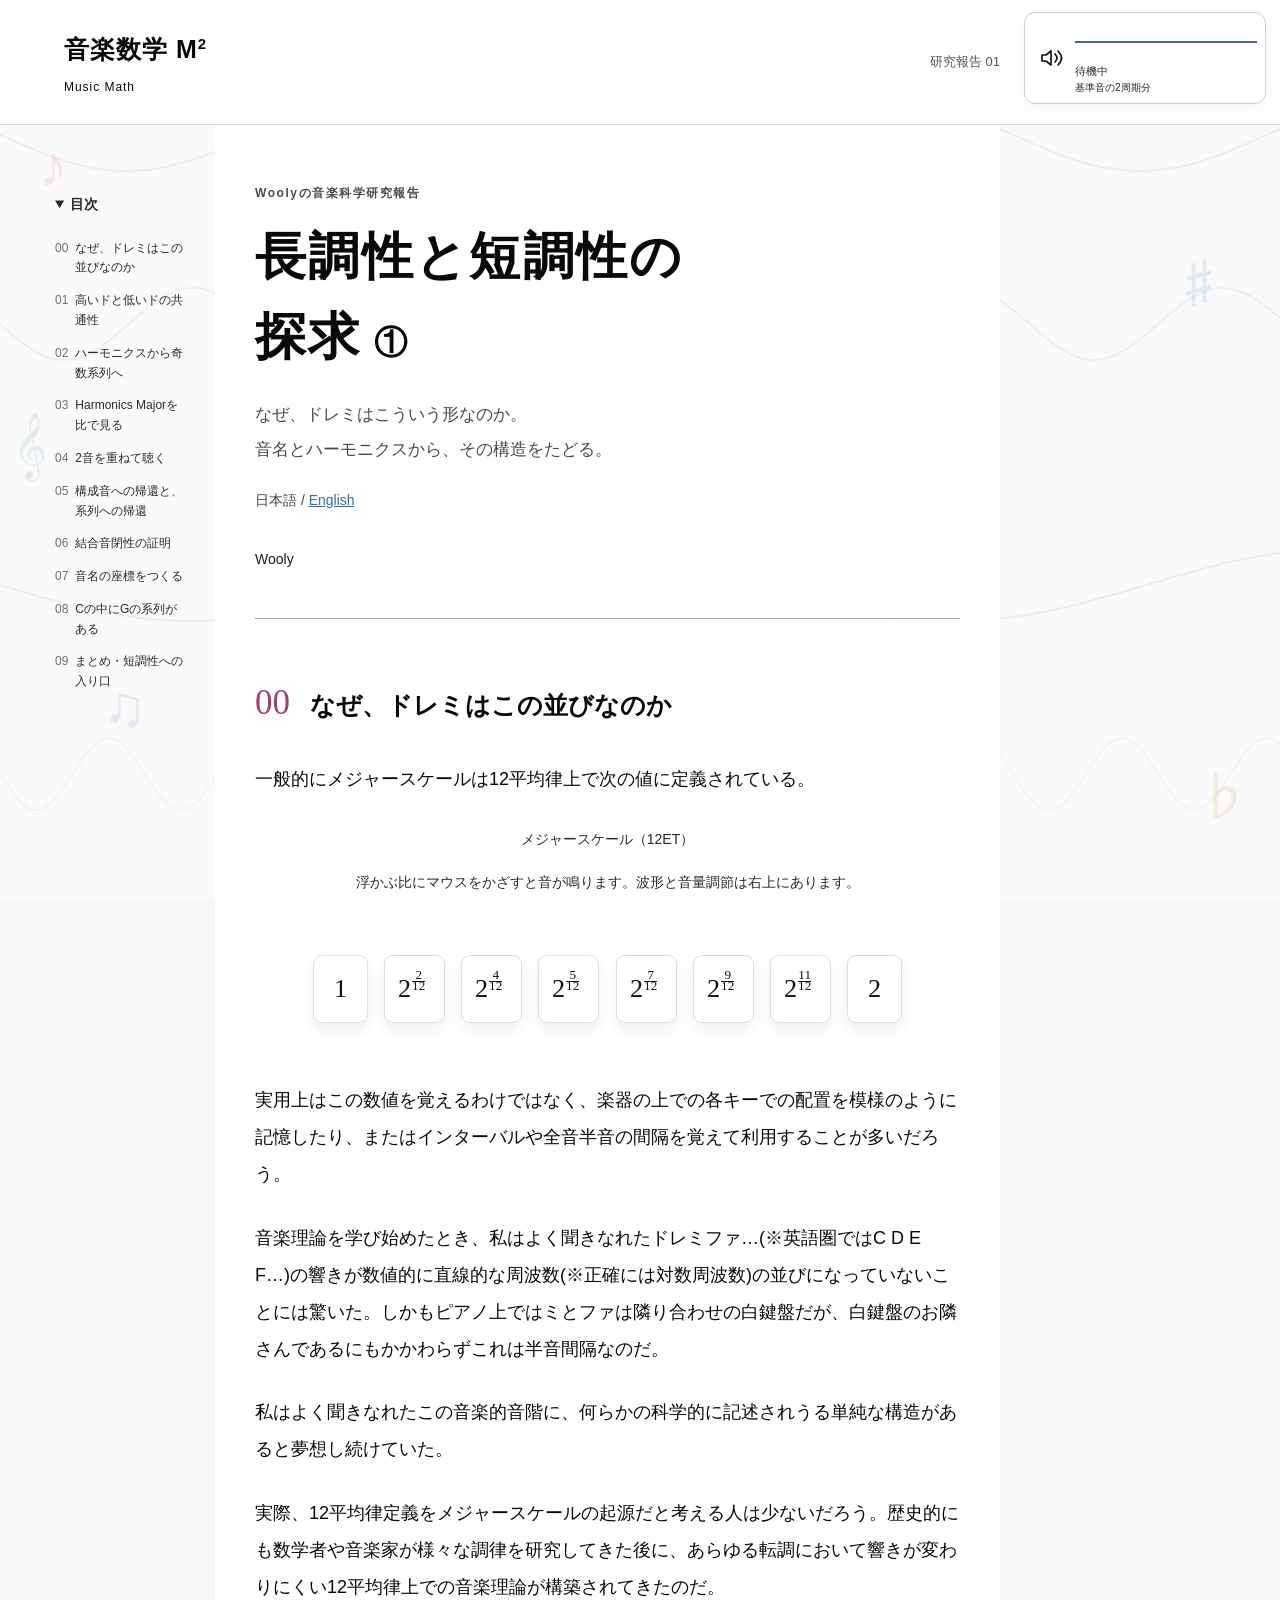
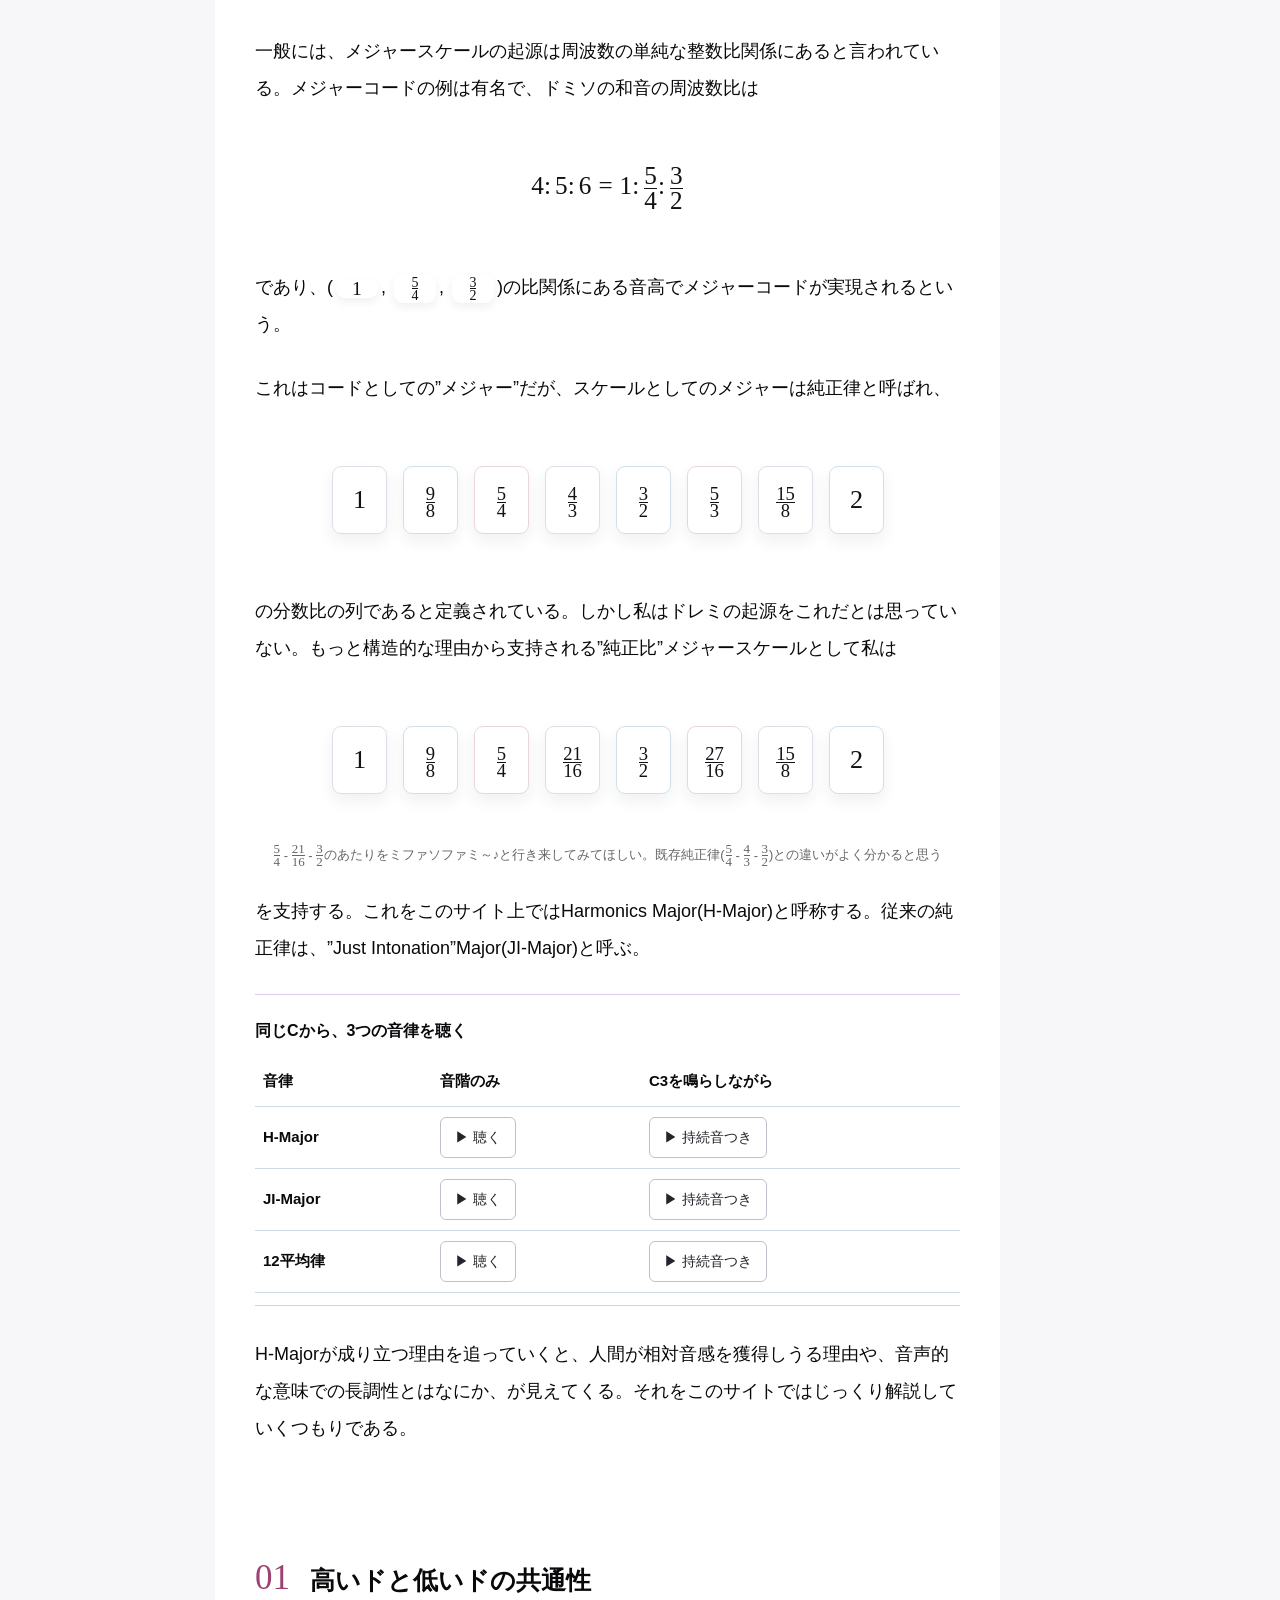
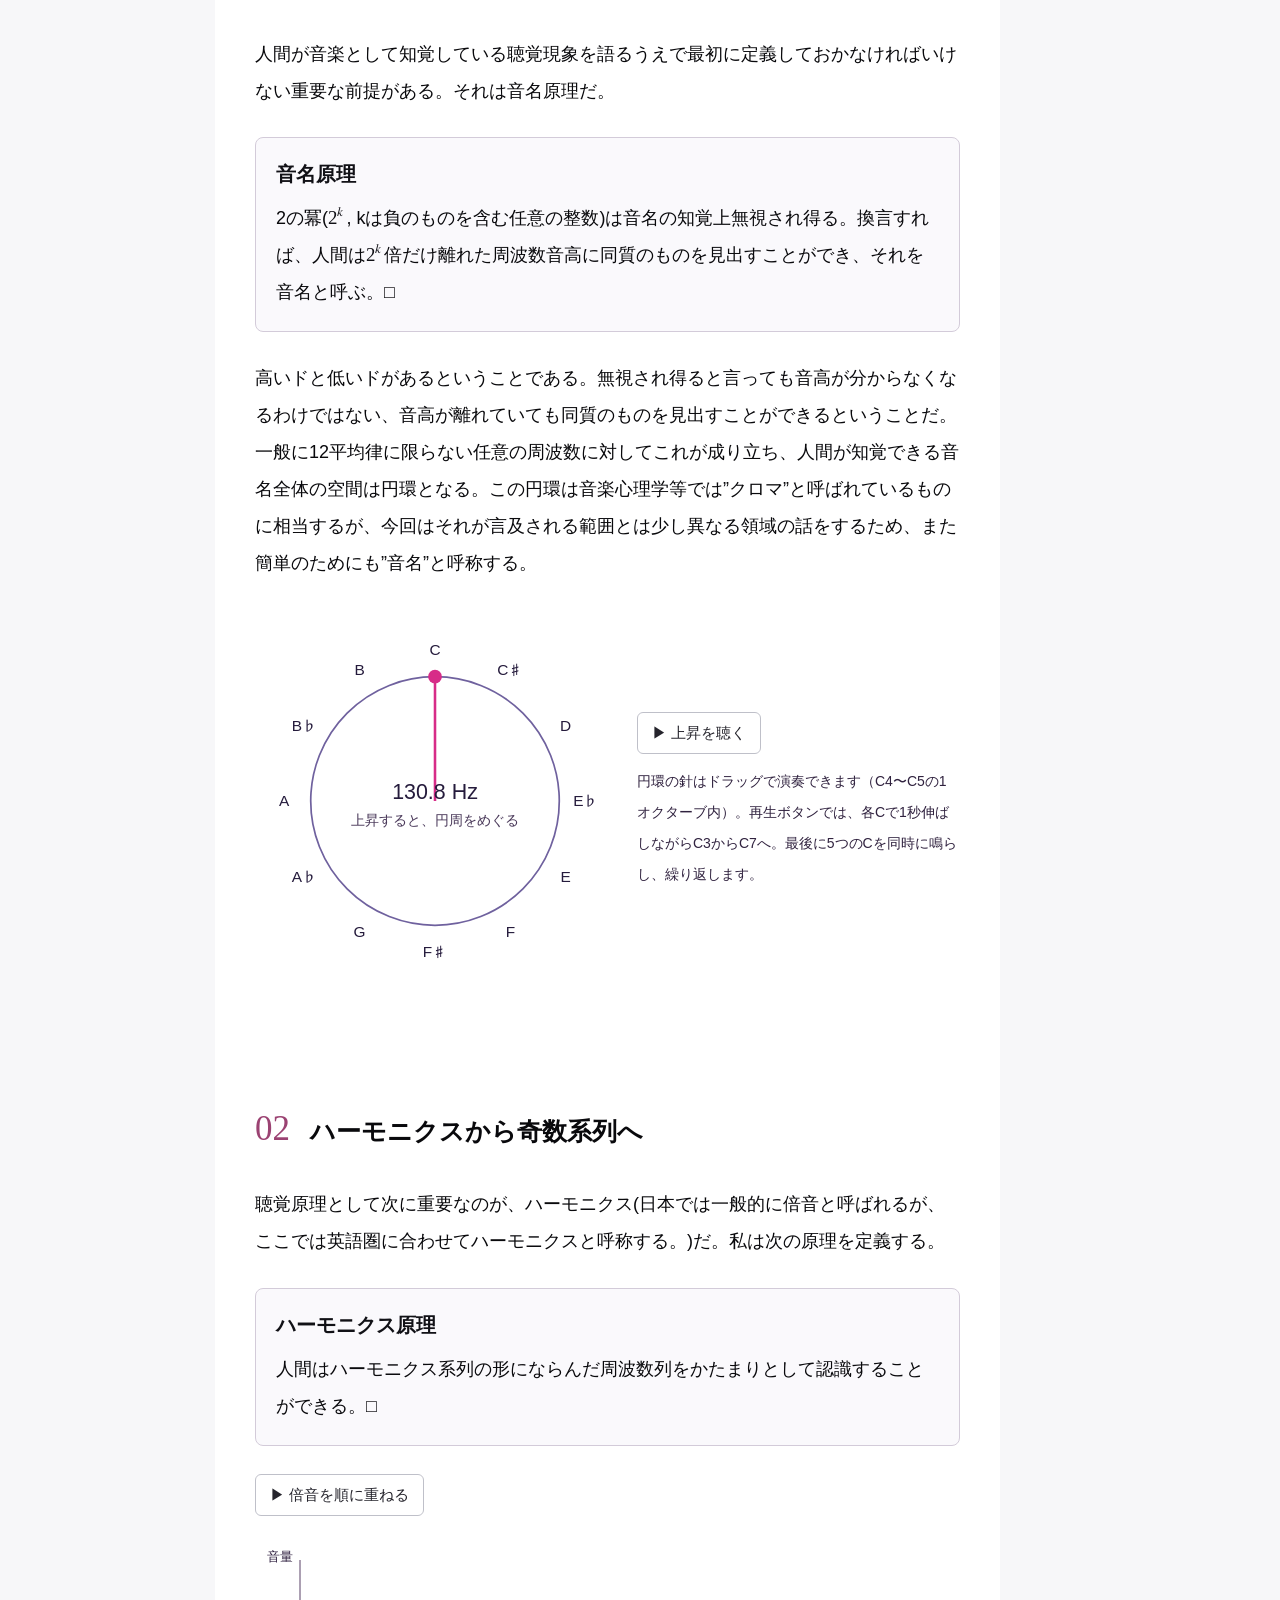
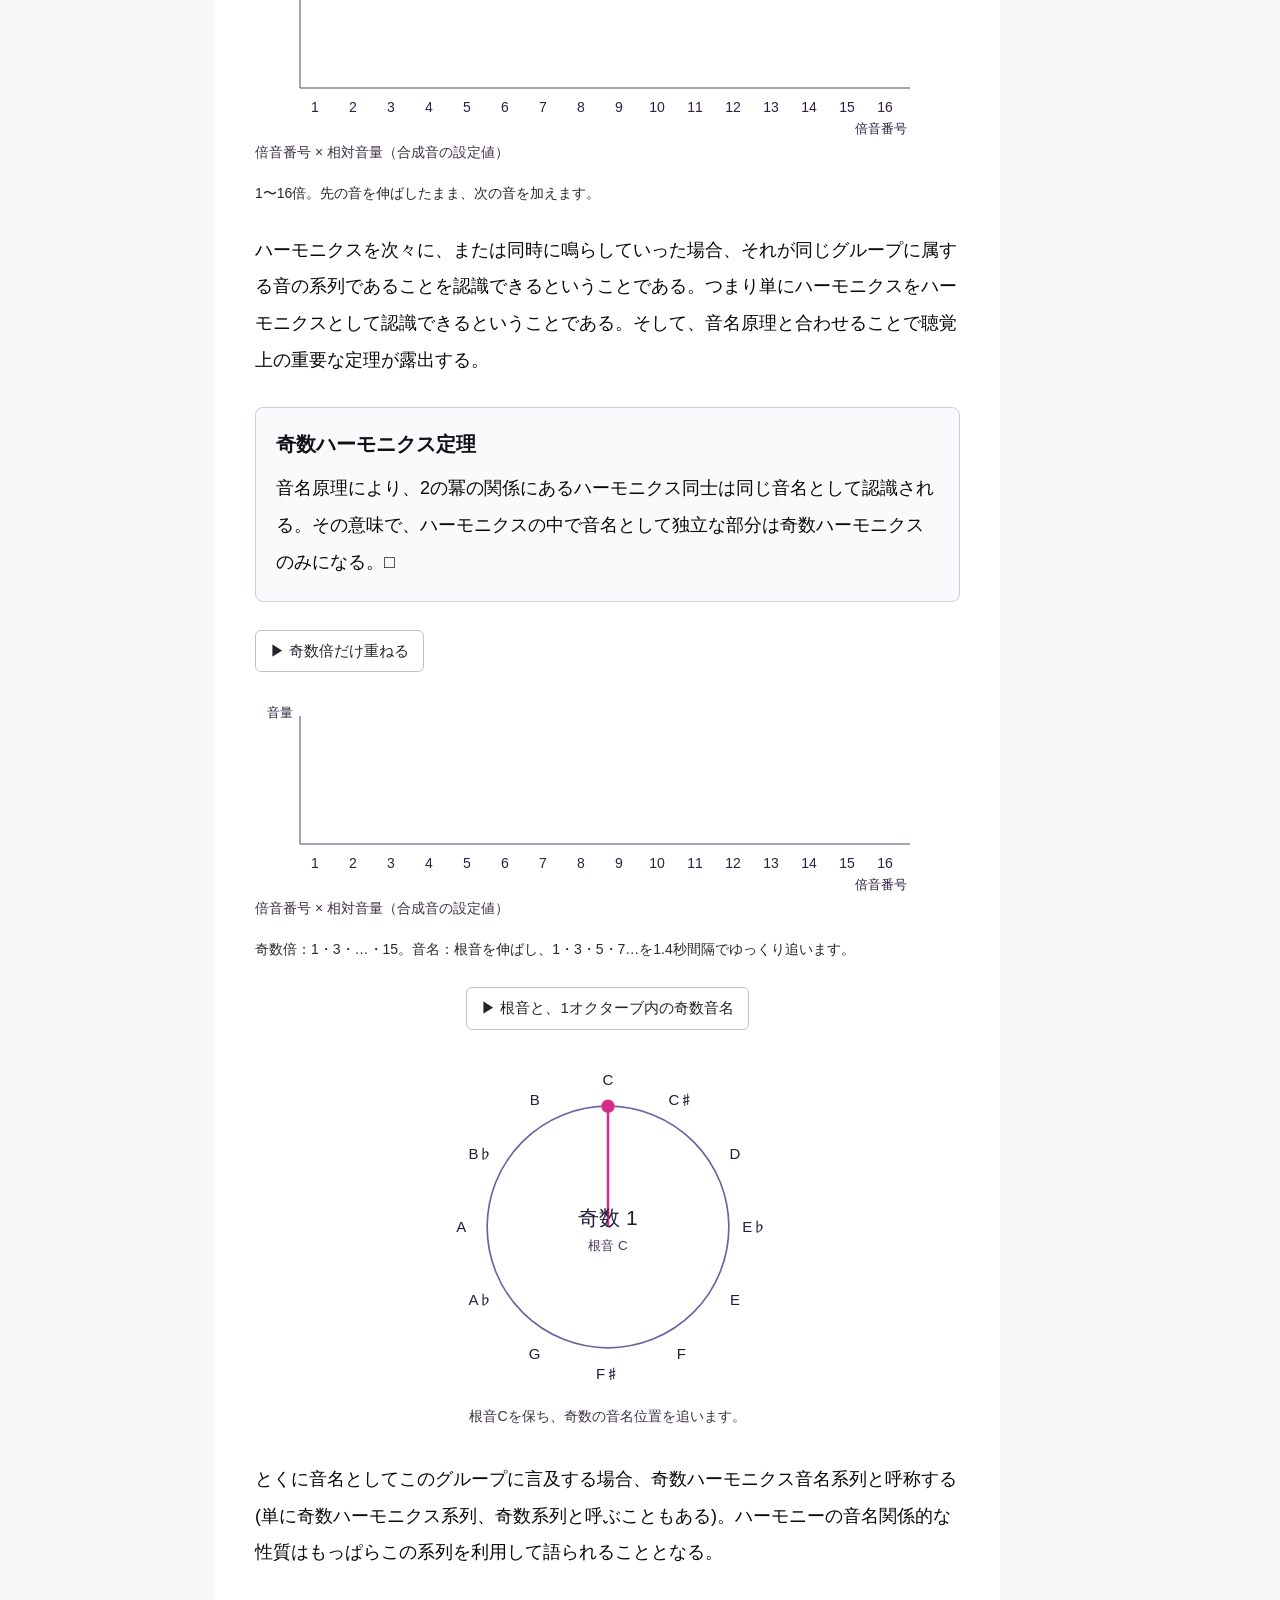
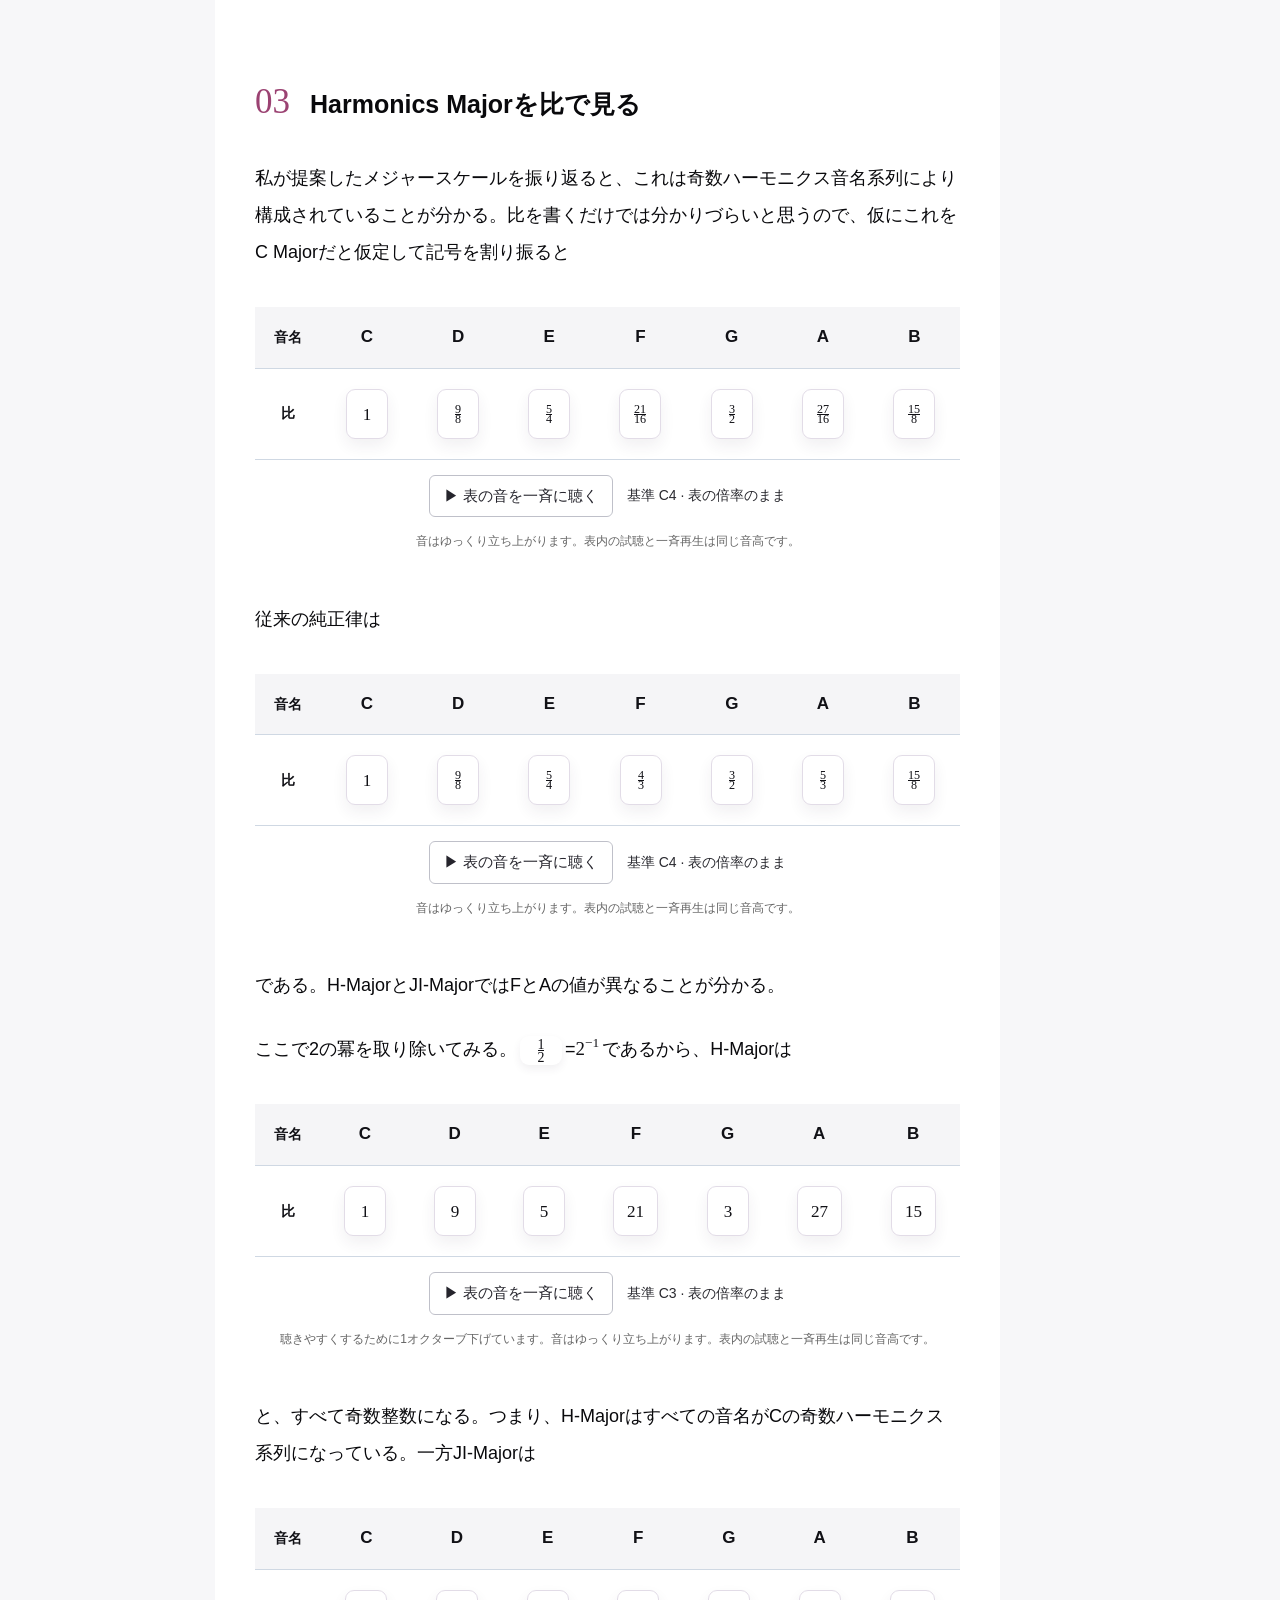
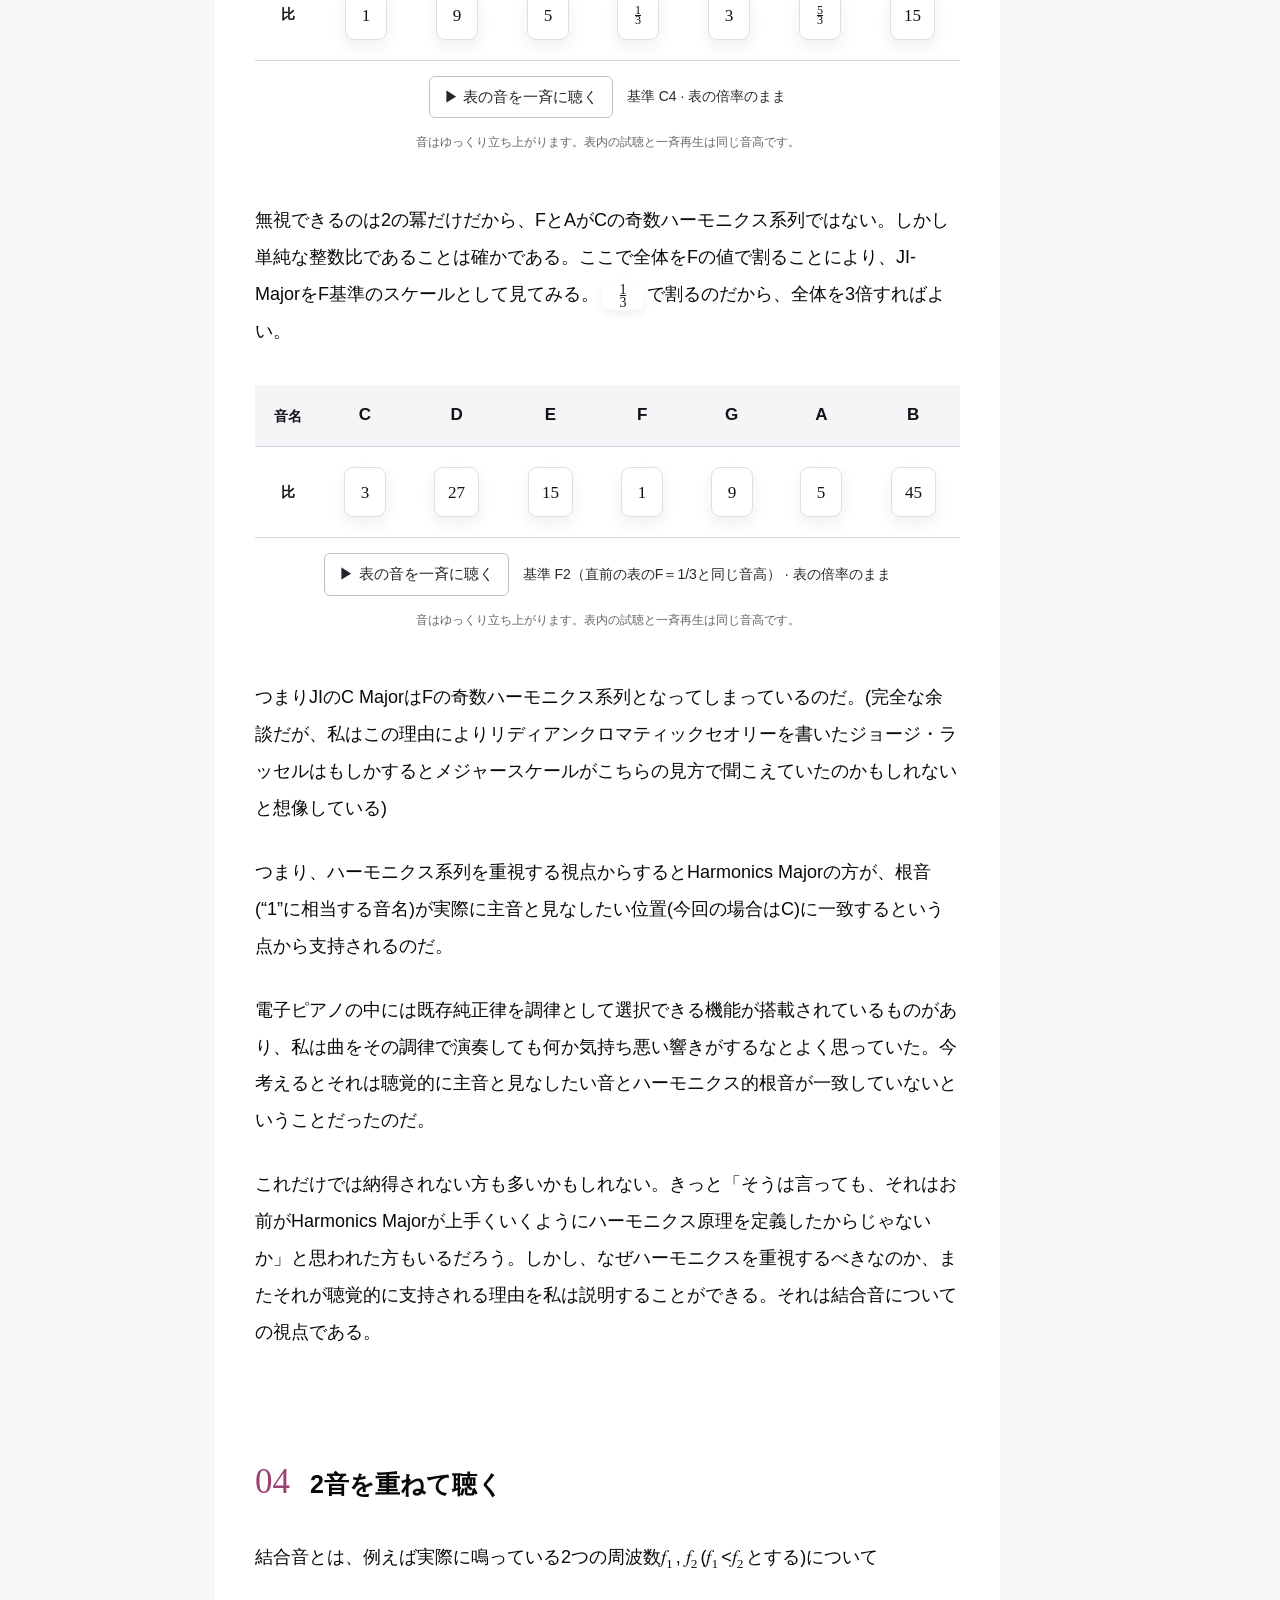
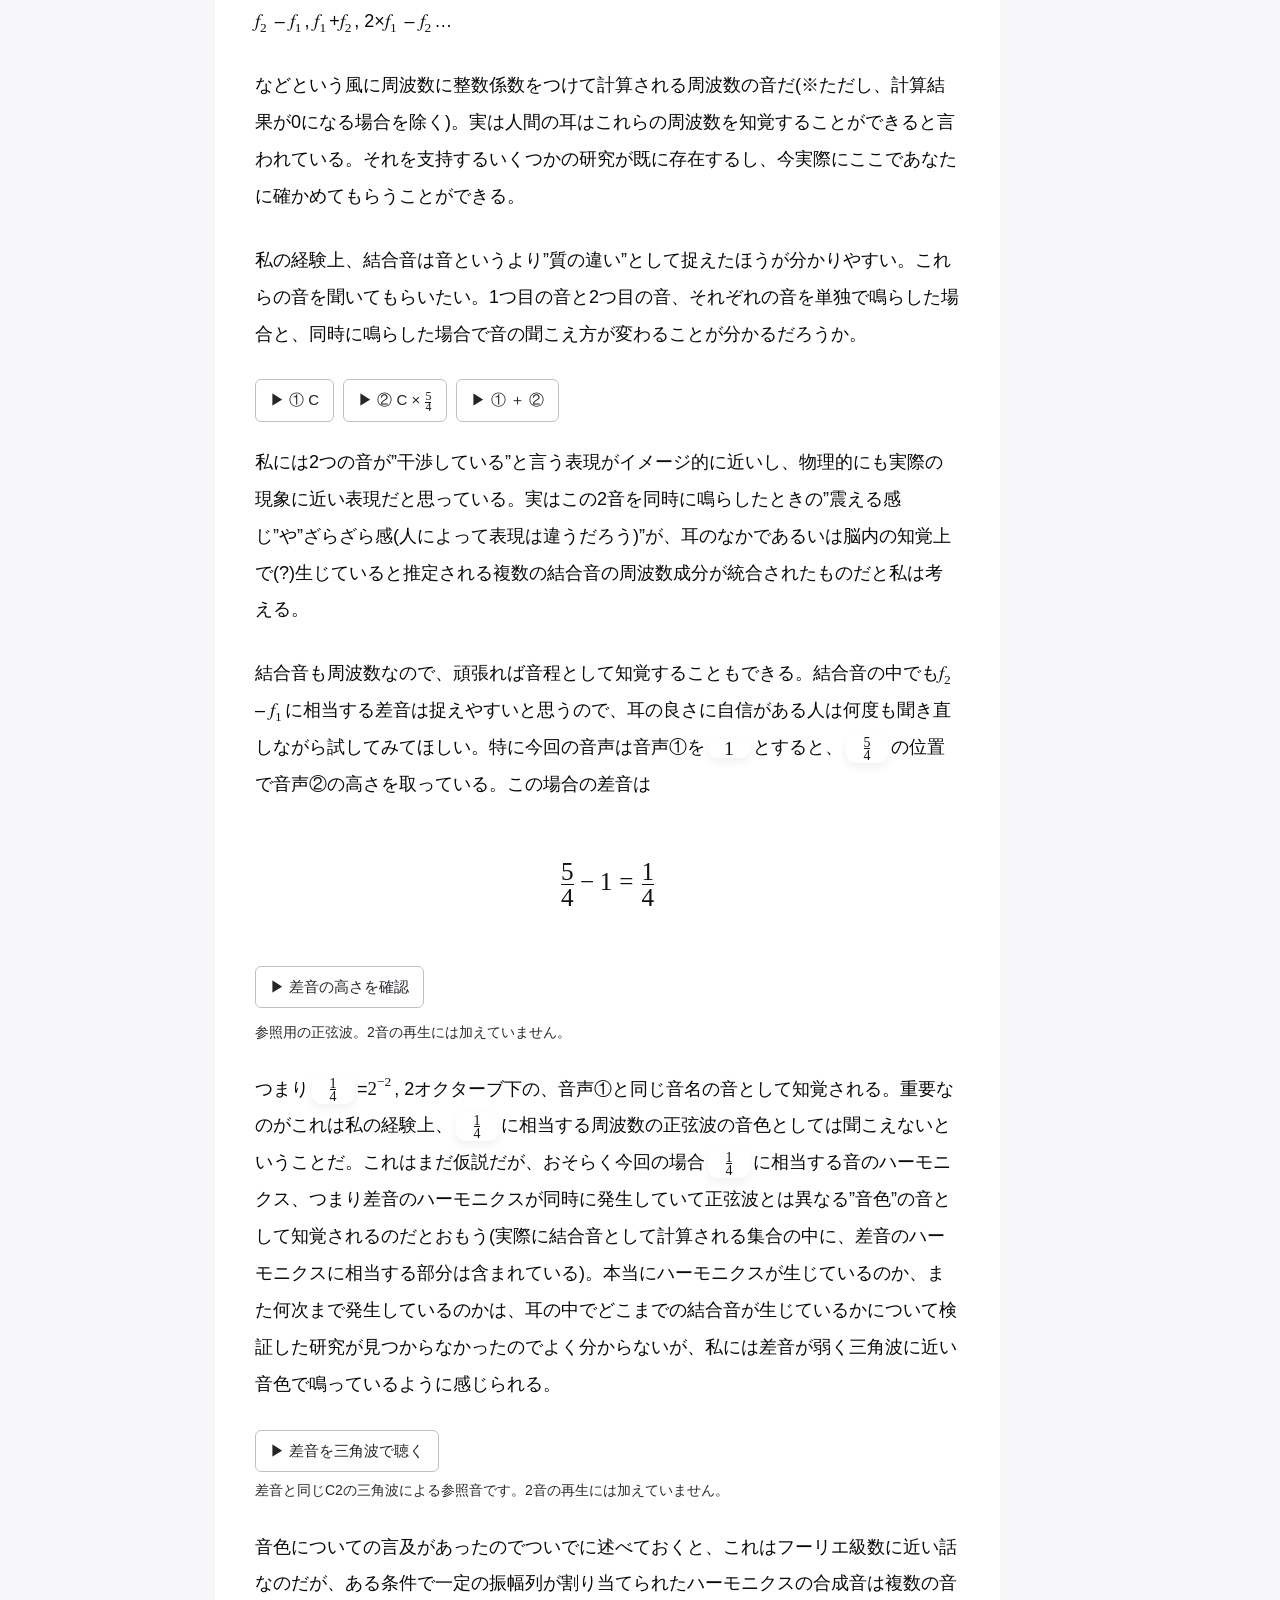
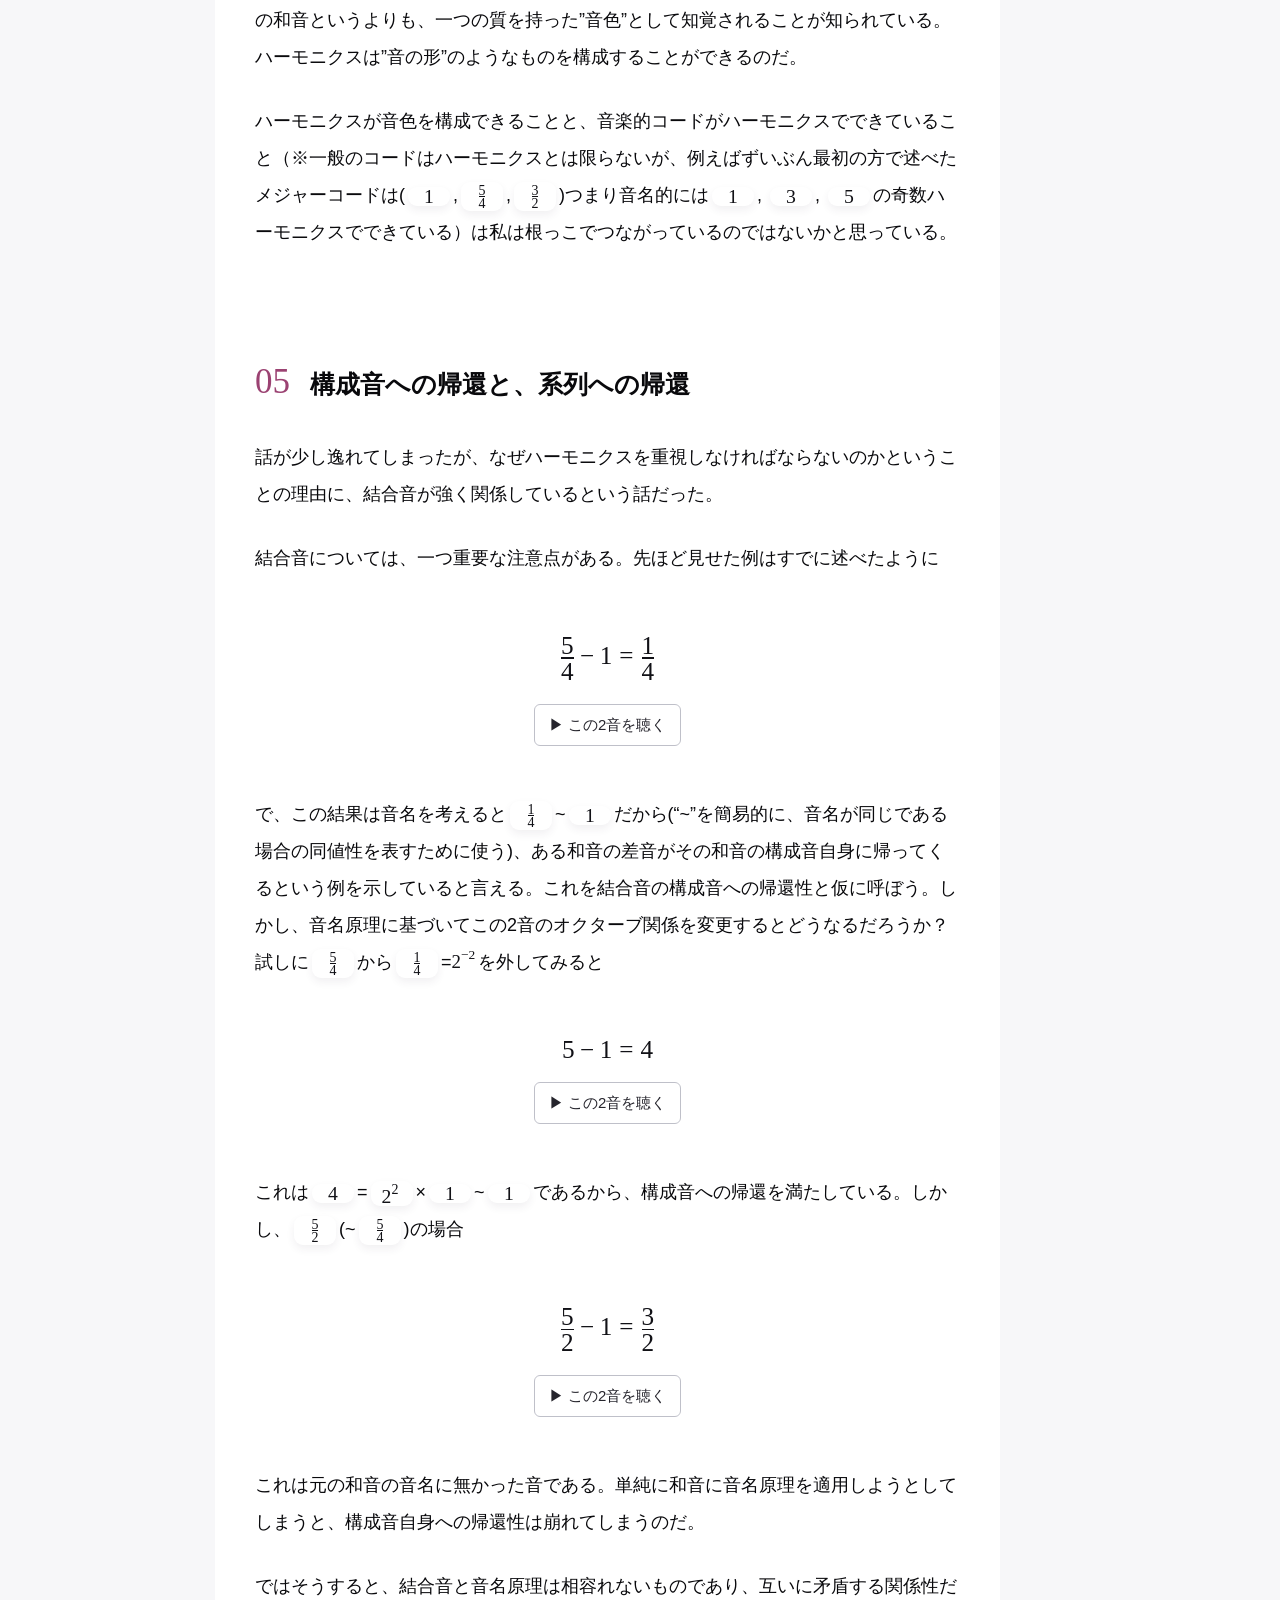
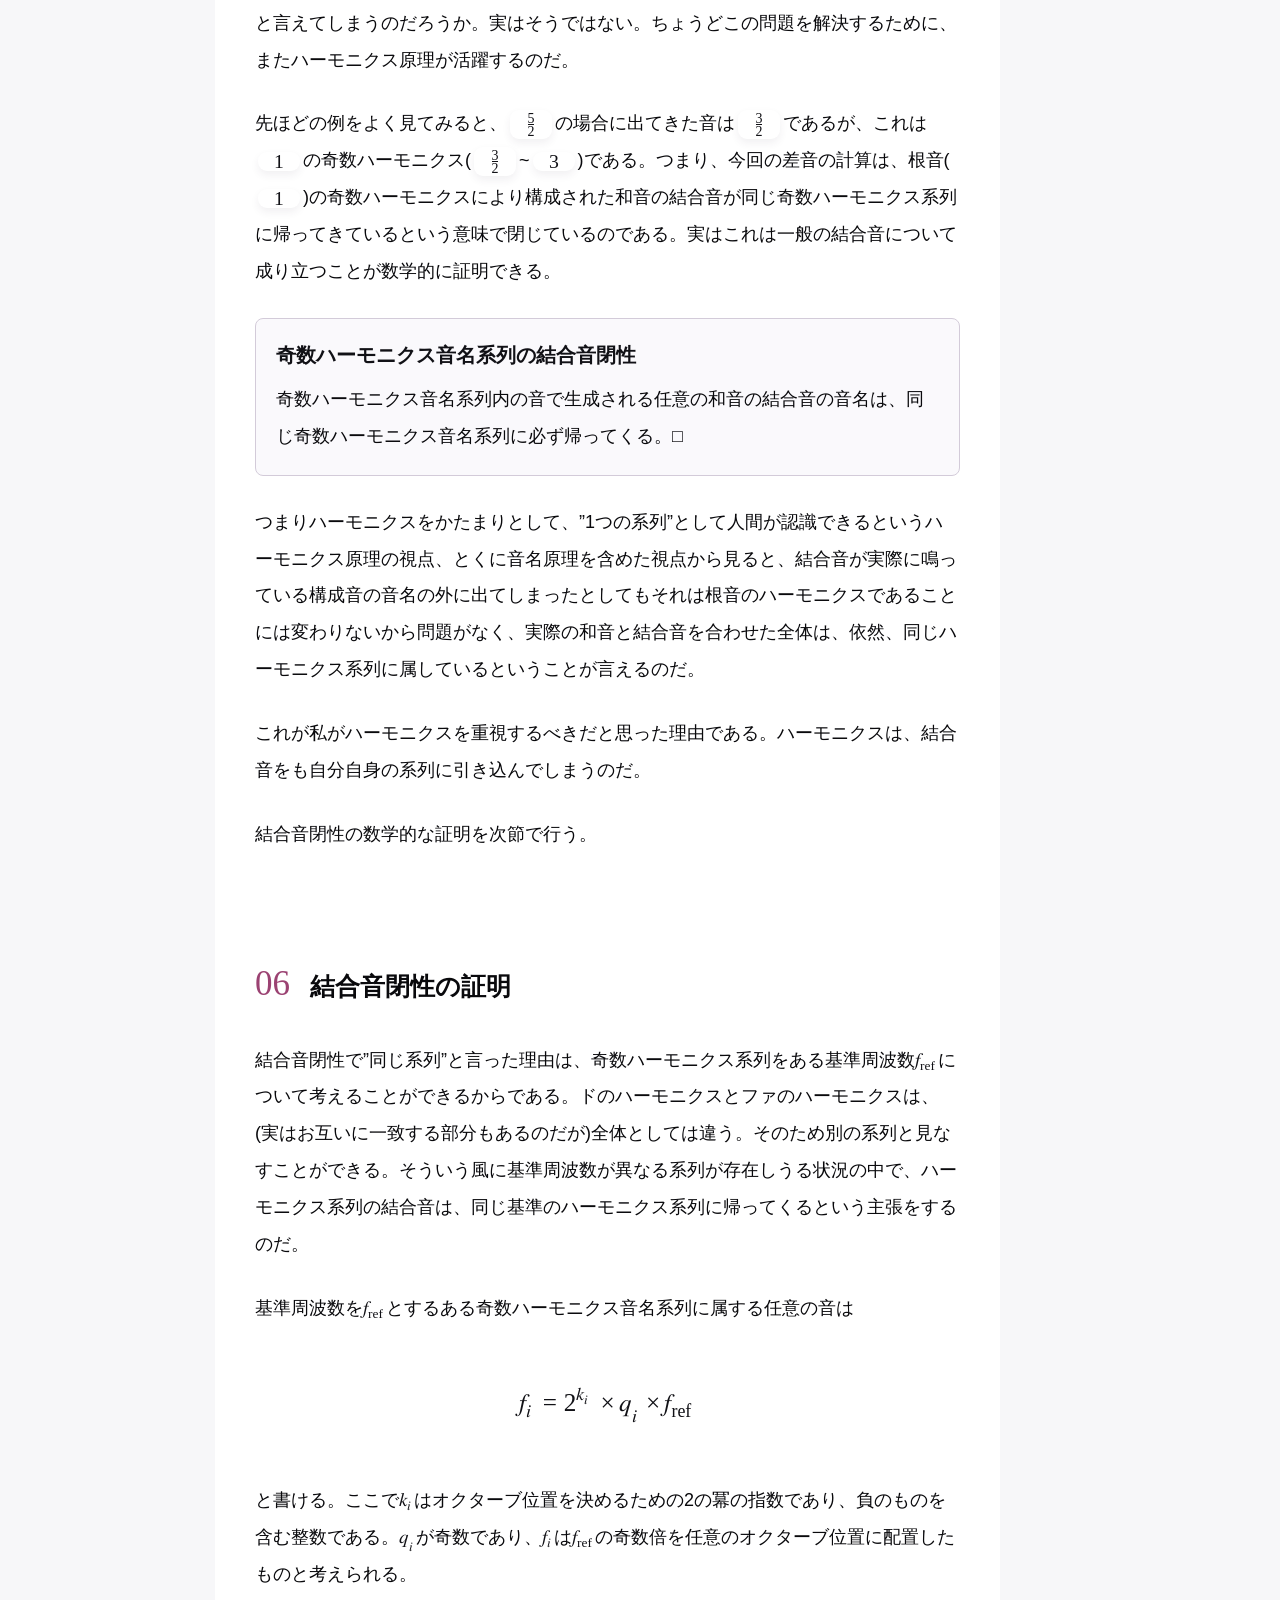
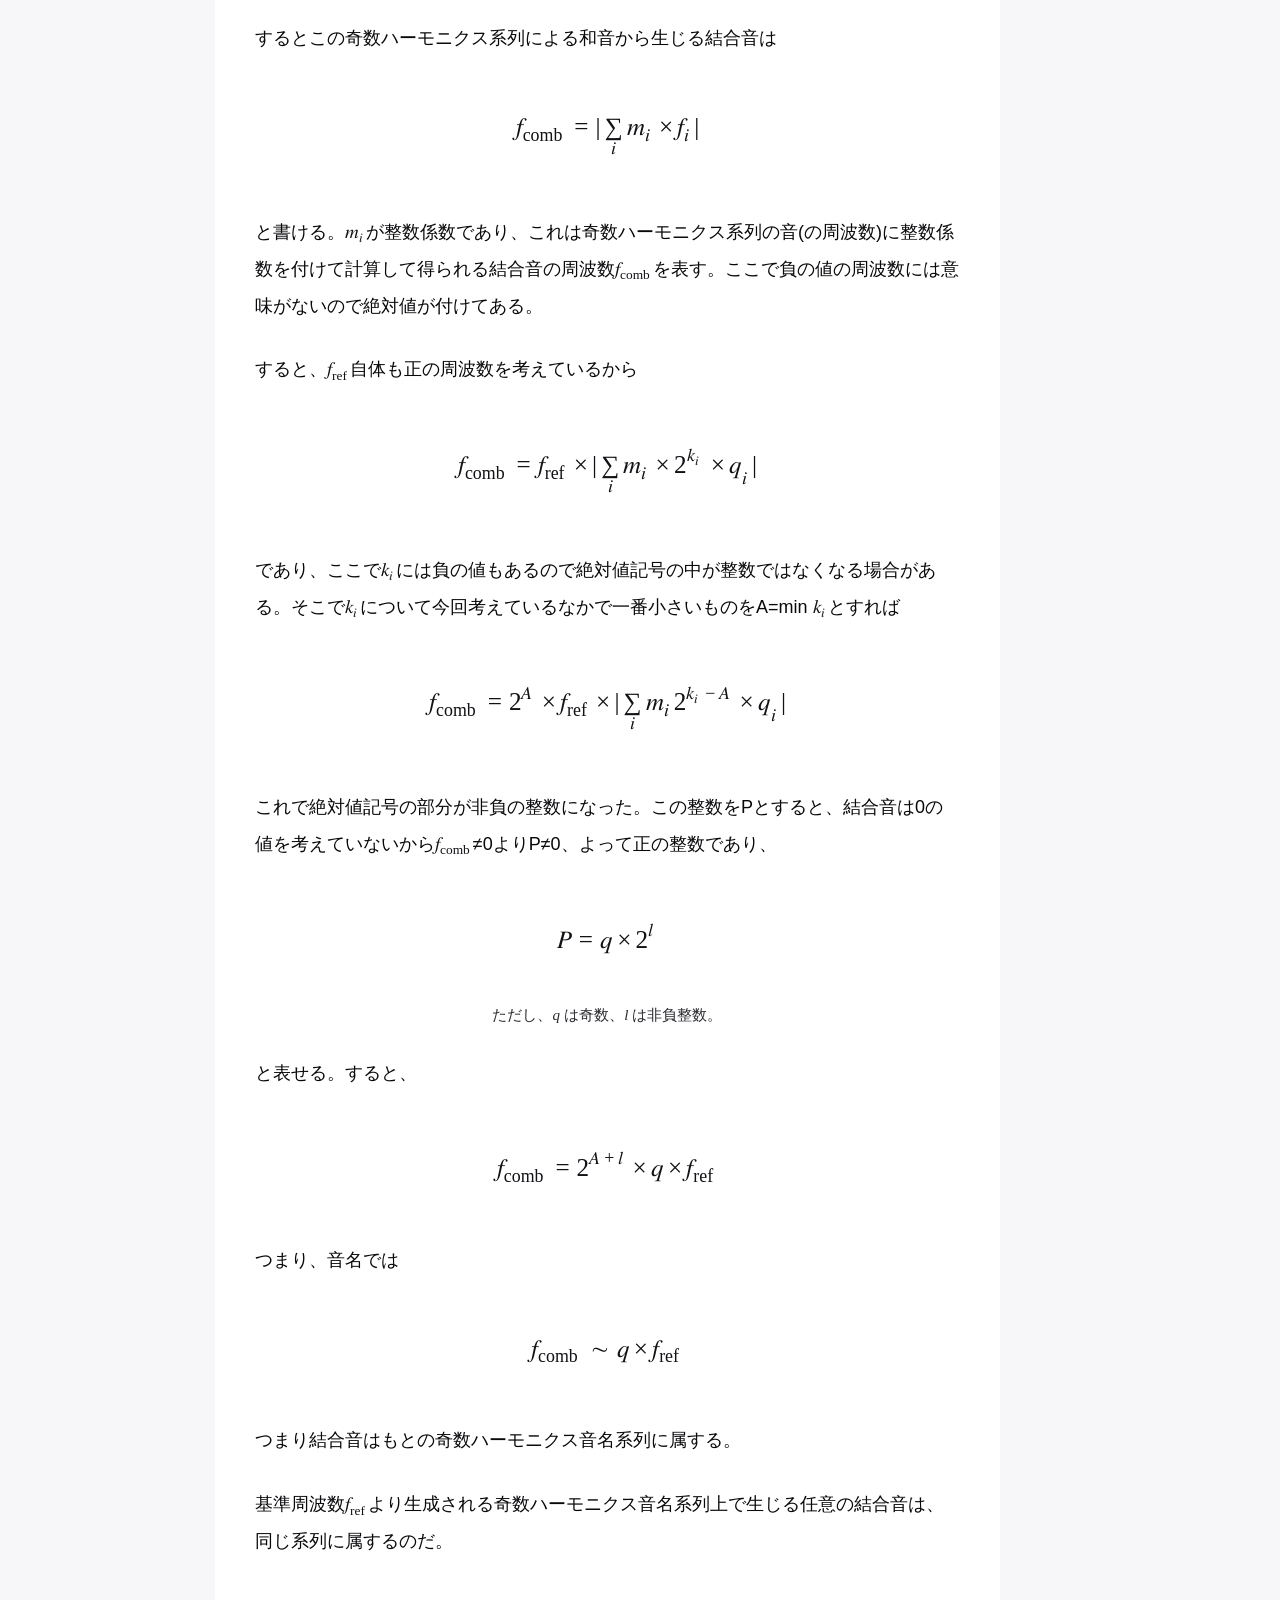
<file: M2-v10.2-JA-EN/index.html>
<!doctype html><html lang="ja"><head><meta charset="utf-8"><meta name="viewport" content="width=device-width,initial-scale=1"><title>長調性と短調性の探求① | 音楽数学 M²（Music Math）</title><meta name="description" content="Woolyによる音楽科学研究報告。音名円周、奇数ハーモニクス、結合音閉性とHarmonics Majorを図と音でたどる。"><link rel="icon" href="data:image/svg+xml,%3Csvg xmlns='http://www.w3.org/2000/svg' viewBox='0 0 40 40'%3E%3Ccircle cx='20' cy='20' r='15' fill='none' stroke='%2324364b' stroke-width='3'/%3E%3Ccircle cx='20' cy='5' r='5' fill='%23be453b'/%3E%3C/svg%3E"><link rel="stylesheet" href="styles.css"><link rel="stylesheet" href="theme-v7.css"><script src="audio-assets.js" defer></script><script src="audio-engine.js" defer></script><script src="app.js" defer></script></head><body><div class="music-background" aria-hidden="true"><svg viewBox="0 0 1000 1000" preserveAspectRatio="none"><path d="M0,150.0 L5,153.17127151726663 L10,156.32257826215906 L15,159.43408115073242 L20,162.48619168462767 L25,165.459695270664 L30,168.33587218650743 L35,171.09661543087464 L40,173.72454471634546 L45,176.20311588714074 L50,178.51672507302453 L55,180.65080692362952 L60,182.59192630476952 L65,184.32786287946465 L70,185.84768804119824 L75,187.14183371507121 L80,188.2021525937157 L85,189.0219694287524 L90,189.59612305488497 L95,189.92099888206926 L100,189.99455165120204 L105,189.81631831007059 L110,189.38742092850265 L115,188.71055963436442 L120,187.78999561487765 L125,186.63152429027207 L130,185.24243882865767 L135,183.63148423181002 L140,181.80880228092195 L145,179.78586768891606 L150,177.57541586127158 L155,175.1913627201487 L160,172.64871709655773 L165,169.96348624210955 L170,167.15257505519878 L175,164.23367965604263 L180,161.22517598057428 L185,158.14600409454994 L190,155.0155489561703 L195,151.8535183778776 L200,148.67981895561988 L205,145.5144307466721 L210,142.37728148498059 L215,139.28812112590947 L220,136.26639751019408 L225,133.33113392986002 L230,130.5008093668931 L235,127.79324215861857 L240,125.22547782217582 L245,122.81368174429015 L250,120.57303741191492 L255,118.51765082443364 L260,116.66046168919604 L265,115.01316195945776 L270,113.5861222275687 L275,112.38832643680234 L280,111.42731532284887 L285,110.70913894103616 L290,110.23831857814439 L295,110.01781828859876 L300,110.04902623423445 L305,110.33174594510952 L310,110.86419755638343 L315,111.64302901347446 L320,112.66333717495368 L325,113.91869868032217 L330,115.40121038834283 L335,117.10153913134725 L340,119.00898047228851 L345,121.11152609463431 L350,123.39593940084711 L355,125.84783884351954 L360,128.45178846455374 L365,131.19139507239402 L370,134.04941144553231 L375,137.00784491256832 L380,140.04807062525674 L385,143.15094881143065 L390,146.2969452696335 L395,149.46625434688468 L400,152.6389236253713 L405,155.79497953309902 L410,158.91455308771964 L415,161.9780049819132 L420,164.9660492228488 L425,167.85987454735027 L430,170.6412628483966 L435,173.29270386740149 L440,175.797505430226 L445,178.1398985329321 L450,180.30513661570882 L455,182.2795883999906 L460,184.05082370431165 L465,185.6076916986408 L470,186.9403911045462 L475,188.0405318992445 L480,188.90118813507527 L485,189.5169415418755 L490,189.883915637755 L495,189.99980013352803 L500,189.8638654771625 L505,189.47696744668224 L510,188.84154176260768 L515,187.96158875385242 L520,186.84264817361137 L525,185.49176432378778 L530,183.9174417075183 L535,182.12959148898616 L540,180.1394690975855 L545,177.95960336925006 L550,175.60371767103794 L555,173.08664350553363 L560,170.42422713897133 L565,167.63322984090303 L570,164.7312223634544 L575,161.73647432447433 L580,158.66783919096827 L585,155.54463558690338 L590,152.38652567261326 L595,149.21339136146543 L600,146.0452091530721 L605,142.90192437103178 L610,139.80332559693989 L615,136.76892009117023 L620,133.8178109847176 L625,130.96857701523993 L630,128.2391555644252 L635,125.64672973302092 L640,123.20762016444695 L645,120.93718229801752 L650,118.84970969861538 L655,116.95834407140765 L660,115.27499252810576 L665,113.81025262562176 L670,112.57334564903995 L675,111.5720585589221 L680,110.81269496841722 L685,110.30003545880042 L690,110.03730748327439 L695,110.02616504850465 L700,110.26667830180358 L705,110.75733308951739 L710,111.49504048939592 L715,112.47515625693433 L720,113.69151006326211 L725,115.13644434051174 L730,116.80086249011575 L735,118.6742861505364 L740,120.74492116389817 L745,122.99973182622978 L750,125.42452295387204 L755,128.0040292494026 L760,130.72201140447223 L765,133.56135833453718 L770,136.50419490186746 L775,139.5319944486601 L780,142.62569543180288 L785,145.7658214250151 L790,148.9326037328888 L795,152.1061058449136 L800,155.26634894598308 L805,158.39343769323045 L810,161.46768546736337 L815,164.46973830997803 L820,167.38069676660274 L825,170.1822348684073 L830,172.8567155035281 L835,175.38730145168662 L840,177.75806138308224 L845,179.95407015424297 L850,181.9615027694189 L855,183.76772141598494 L860,185.3613550259198 L865,186.7323708624815 L870,187.87213768140435 L875,188.77348006898575 L880,189.43072361497693 L885,189.83973063589082 L890,189.9979262238308 L895,189.90431445684993 L900,189.55948466878772 L905,188.9656077391128 L910,188.12642242612918 L915,187.0472118295848 L920,185.73477013086284 L925,184.19735982014328 L930,182.44465967981108 L935,180.48770385158244 L940,178.33881237095233 L945,176.01151360628467 L950,173.5204590908305 L955,170.88133128385013 L960,168.11074484152982 L965,165.22614201924333 L970,162.24568286365454 L975,159.18813088595692 L980,156.07273493599652 L985,152.91910802094029 L990,149.7471038313882 L995,146.57669175226025 L1000,143.42783114532915" stroke="#ea3ba4"/><path d="M0,360.0 L5,366.22459971094224 L10,372.2975405832152 L15,378.07085885966734 L20,383.40389091761847 L25,388.16670045818137 L30,392.24324433042773 L35,395.53419985689095 L40,397.95938477422345 L45,399.45971082852935 L50,399.9986234271299 L55,399.5629922704649 L60,398.1634312643878 L65,395.83403991837463 L70,392.6315725303319 L75,388.6340554003432 L80,383.9388857641583 L85,378.66045876482985 L90,372.92738027998746 L95,366.8793335126301 L100,360.66367568917394 L105,354.43184778427513 L110,348.3356847474459 L115,342.5237161306955 L120,337.1375472503062 L125,332.30840905368194 L130,328.15396075180536 L135,324.7754231193501 L140,322.2551123079615 L145,320.6544342599477 L150,320.01238858735104 L155,320.34461836853797 L160,321.64302901347446 L165,323.87598548381726 L170,326.98908306266617 L175,330.90647289460924 L180,335.5327100000307 L185,340.7550787378616 L190,346.4463390581932 L195,352.4678266338674 L200,358.67283133809775 L205,364.91017175343063 L210,371.02787862116645 L215,376.8768974860848 L220,382.31472032363763 L225,387.20885766707545 L230,391.4400666380989 L235,394.90525623190274 L240,397.51999907098957 L245,399.22058843029924 L250,399.9655904154028 L255,399.7368534758208 L260,398.5399506572475 L265,396.40404381745606 L270,393.3811731141869 L275,389.54498907624406 L280,384.9889581501677 L285,379.8240854433184 L290,374.17621014744657 L295,368.18293953821615 L300,361.99029625204315 L305,355.7491605274468 L310,349.61159409368275 L315,343.72713527302466 L320,338.23915556442523 L325,333.28136647832633 L330,328.97456173160646 L335,325.42367417723517 L340,322.7152191748739 L345,320.9151866932469 L350,320.0674335020113 L355,320.1926146264589 L360,321.28768009954956 L365,323.32594927262653 L370,326.2577608742766 L375,330.01168297901836 L380,334.49625340561965 L385,339.6022081412263 L390,345.20514349701335 L395,351.1685471334477 L400,357.347124105952 L405,363.590336893755 L410,369.7460731611352 L415,375.6643518881365 L420,381.20097757298555 L425,386.22105347364214 L430,390.6022682903472 L435,394.2378762110136 L440,397.0392977123451 L445,398.9382777496409 L450,399.88854875221597 L455,399.86695790649765 L460,398.87403126118613 L465,396.9339609103767 L470,394.09401556691887 L475,390.42338888705945 L480,386.01151360628467 L485,380.9658825614848 L490,375.409429689 L495,369.47753480904265 L500,363.3147251732239 L505,357.07115414010684 L510,350.8989427738567 L515,344.94847350086155 L520,339.3647261272756 L525,334.2837454883374 L530,329.8293267931826 L535,326.1099994248438 L540,323.2163826834379 L545,321.2189778983571 L550,320.16645070339706 L555,320.0844453262139 L560,320.9749597812737 L565,322.8162971893643 L570,325.5635944097414 L575,329.14991510508685 L580,333.48788060737235 L585,338.4717988495068 L590,343.9802394925569 L595,349.87899250702696 L600,356.0243381240461 L605,362.26654848595615 L610,368.45353568057345 L615,374.434557276839 L620,380.06388907858457 L625,385.2043756118548 L630,389.7307718401762 L635,393.5327946887772 L640,396.51781002910514 L645,398.6130896567859 L650,399.7675832730408 L655,399.95316229623853 L660,399.1653051988195 L665,397.4232076717487 L670,394.7693149324013 L675,391.2682875709345 L680,387.00542613171206 L685,382.08459281395994 L690,376.6256809282381 L695,370.76169376398406 L700,364.6355040398624 L705,358.39637289107424 L710,352.19631320652354 L715,346.1863859210662 L720,340.5130195015796 L725,335.314442300485 L730,330.71731470040316 L735,326.83364310582925 L740,323.75805097066495 L745,321.5654733514762 L750,320.3093311573752 L755,320.02022957989357 L760,320.70521241486307 L765,322.3475904443285 L770,324.9073480598697 L775,328.3221182201869 L780,332.50870198865994 L785,337.3650956282129 L790,342.77297586446696 L795,348.60058276515696 L800,354.7059299960891 L805,360.940264237578 L810,367.1516894746432 L815,373.1888678571934 L820,378.90470696083884 L825,384.15994361031795 L830,388.82653694771165 L835,392.7907880752663 L840,395.9561102644987 L845,398.24538223700927 L850,399.60282718065406 L855,399.9953717199116 L860,399.413451729904 L865,397.871245360871 L870,395.40632759558684 L875,392.0787547562342 L880,387.9696012662039 L885,383.1789843177896 L890,377.82362457362757 L895,372.0340023340055 L900,365.9511784584116 L905,359.72335749776346 L910,353.50227677465085 L915,347.43950938960216 L920,341.68277122852754 L925,336.37232194900736 L930,331.6375476333512 L935,327.593808370146 L940,324.33962757118036 L945,321.9542915044406 L950,320.49591752919775 L955,320.00003809953733 L960,320.4787350362855 L965,321.92034516030265 L970,324.28974445922245 L975,327.5292038640758 L980,331.55979578528735 L985,336.28331713859353 L990,341.5846820074474 L995,347.3347256460486 L1000,353.39335150505684" stroke="#0aafd1"/><path d="M0,650.0 L5,652.1042913335228 L10,654.202754950638 L15,656.28957927447 L20,658.3589849625114 L25,660.4052409121861 L30,662.422680132815 L35,664.4057154400288 L40,666.3488549291594 L45,668.2467171847618 L50,670.0940461841406 L55,671.885725853609 L60,673.6167942371675 L65,675.2824572383613 L70,676.8781018972609 L75,678.3993091657943 L80,679.8418661460529 L85,681.2017777576744 L90,682.4752778019932 L95,683.6588393923158 L100,684.7491847214347 L105,685.7432941393313 L110,686.6384145159261 L115,687.4320668657184 L120,688.1220532131961 L125,688.7064626800059 L130,689.183676777023 L135,689.552373886666 L140,689.8115329230418 L145,689.9604361597858 L150,689.9986712177651 L155,689.9261322071387 L160,689.7430200206136 L165,689.4498417770837 L170,689.0474094171932 L175,688.5368374547115 L180,687.9195398899515 L185,687.1972262937736 L190,686.3718970730273 L195,685.4458379305354 L200,684.4216135349698 L205,683.3020604181452 L210,682.0902791194046 L215,680.7896255988495 L220,679.4037019431976 L225,677.9363463900061 L230,676.3916226978895 L235,674.7738088921678 L240,673.0873854171173 L245,671.3370227276313 L250,669.527568354659 L255,667.664033480241 L260,665.7515790593224 L265,663.7955015267793 L270,661.8012181292397 L275,659.7742519223249 L280,657.7202164748566 L285,655.6448003223946 L290,653.5537512131585 L295,651.4528601899609 L300,649.3479455522418 L305,647.2448367426147 L310,645.1493582025541 L315,643.0673132419324 L320,641.0044679670797 L325,638.9665353118772 L330,636.959159216108 L335,634.987898994884 L340,633.058213942435 L345,631.1754482129013 L350,629.3448160199989 L355,627.5713871965486 L360,625.8600731538594 L365,624.2156132798507 L370,622.6425618135851 L375,621.1452752325587 L380,619.7279001876828 L385,618.3943620193671 L390,617.1483538865101 L395,615.9933265385041 L400,614.9324787585784 L405,613.9687485049498 L410,613.1048047743116 L415,612.3430402101988 L420,611.6855644766956 L425,611.1341984158399 L430,610.6904690049035 L435,610.3556051275145 L440,610.1305341703337 L445,610.0158794547085 L450,610.0119585104208 L455,610.1187821963048 L460,610.3360546701753 L465,610.6631742081449 L470,611.0992348710654 L475,611.6430290134745 L480,612.2930506281023 L485,613.0474995166736 L490,613.904286275456 L495,614.8610380817453 L500,615.9151052652649 L505,617.0635686462783 L510,618.3032476200934 L515,619.6307089655678 L520,621.0422763532215 L525,622.5340405266246 L530,624.1018701288631 L535,625.7414231440993 L540,627.4481589225398 L545,629.2173507555103 L550,631.0440989658085 L555,632.923344477085 L560,634.8498828246697 L565,636.8183785690447 L570,638.8233800720429 L575,640.8593345948537 L580,642.9206036760204 L585,645.0014787468411 L590,647.09619694093 L595,649.1989570541498 L600,651.3039356107214 L605,653.4053029910114 L610,655.4972395763357 L615,657.5739518660664 L620,659.6296885224052 L625,661.6587562983898 L630,663.655535805021 L635,665.6144970738444 L640,667.5302148718862 L645,669.3973837265314 L650,671.210832618731 L655,672.9655393038481 L660,674.6566442204826 L665,676.2794639487515 L670,677.8295041807585 L675,679.302472167325 L680,680.6942886065187 L685,682.0010989410497 L690,683.2192840332507 L695,684.3454701880744 L700,685.3765384963527 L705,686.3096334724397 L710,687.1421709623186 L715,687.8718453002704 L720,688.4966356942863 L725,689.0148118225363 L730,689.424938625399 L735,689.7258802797778 L740,689.9168033446996 L745,689.9971790694821 L750,689.9667848580794 L755,689.8257048855494 L760,689.5743298649353 L765,689.2133559652079 L770,688.7437828832651 L775,688.1669110753273 L780,687.4843381553974 L785,686.6979544707582 L790,685.8099378667627 L795,684.8227476554134 L800,683.7391178044367 L805,682.5620493657124 L810,681.29480216403 L815,679.9408857691874 L820,678.5040497764348 L825,676.9882734221816 L830,675.397754563725 L835,673.736898053521 L840,672.010303540193 L845,670.2227527300641 L850,668.3791961444903 L855,666.4847394096703 L860,664.5446291169015 L865,662.5642382924403 L870,660.5490515172086 L875,658.5046497375548 L880,656.4366948091387 L885,654.350913816739 L890,652.2530832134157 L895,650.1490128229482 L900,648.0445297498546 L905,645.9454622415548 L910,643.8576235473668 L915,641.7867958190396 L920,639.73871409741 L925,637.7190504295296 L930,635.7333981602492 L935,633.787256441766 L940,631.8860150040304 L945,630.0349392281923 L950,628.2391555644252 L955,626.5036373345097 L960,624.8331909584995 L965,623.2324426436118 L970,621.7058255722061 L975,620.257567624336 L980,618.8916796688726 L985,617.6119444556292 L990,616.421906139249 L995,615.3248604638675 L1000,614.3238456357353" stroke="#8855ee"/><path d="M0,860.0 L5,870.968771568429 L10,881.0966154308746 L15,889.6070741278415 L20,895.8476880411982 L25,899.3400166172923 L30,899.8163183100706 L35,897.2400771535139 L40,891.808802280922 L45,883.9388857641583 L50,874.2336796560427 L55,863.4372396293256 L60,852.3772814849806 L65,841.901723804644 L70,832.8136817442902 L75,825.8098957104464 L80,821.4273153228489 L85,820.0019338373183 L90,821.6430290134745 L95,826.2247852672133 L100,833.395939400847 L105,842.6067104149969 L110,853.1509488114307 L115,864.2202739842857 L120,874.9660492228488 L125,884.5644429736955 L130,892.2795883999906 L135,897.5199990709896 L140,899.883915637755 L145,899.1901069639446 L150,895.4917643237877 L155,889.0724234599089 L160,880.4242271389713 L165,870.2101947198607 L170,859.2133913614655 L175,848.2768938444111 L180,838.2391555644252 L185,829.8697259803869 L190,823.8102526256217 L195,820.525288800005 L200,820.2666783018036 L205,823.0542476659798 L210,828.6742861505364 L215,836.6959300036966 L220,846.5041949018674 L225,857.3471241059519 L230,868.3934376932305 L235,878.7962631505346 L240,887.7580613830822 L245,894.5917705460562 L250,898.7734800689857 L255,899.9825965860351 L260,898.1264224261292 L265,893.3472623376582 L270,886.0115136062847 L275,876.681575978768 L280,866.0727349359966 L285,854.9983238859625 L290,844.3073694513217 L295,834.8195003144118 L300,827.2621098736822 L305,822.2145901756257 L310,820.0639124625654 L315,820.9749597812737 L320,824.8778861214673 L325,831.4734712037006 L330,840.2560603885072 L335,850.5523310043646 L340,861.5729130497954 L345,872.4729067363179 L350,882.4166572571145 L355,890.6418207834203 L360,896.5178100291051 L365,899.5941386178296 L370,899.6349579017456 L375,896.6371384450208 L380,890.8305099439863 L385,882.6602411902802 L390,872.752710928091 L395,861.8674861374922 L400,850.8390893586937 L405,840.5130195015796 L410,831.6809311450238 L415,825.0199418453894 L420,821.0407204972178 L425,820.0483365842737 L430,822.1188718375114 L435,827.0935873817707 L440,834.5910935505372 L445,844.0365893623368 L450,854.705929996089 L455,865.7811438049669 L460,876.4131426223078 L465,885.7868176349042 L470,893.183530207992 L475,898.0362067639056 L480,899.9728138312039 L485,898.8448802225408 L490,894.7388796707421 L495,887.9696012662039 L500,879.0560159551603 L505,868.6814893087643 L510,857.6413908758291 L515,846.782116680843 L520,836.9361997454365 L525,828.8584834255989 L530,823.168250875515 L535,820.3017473187268 L540,820.4787350362856 L545,823.6856451545586 L550,829.6766179113813 L555,837.9923516478964 L560,847.9953154563817 L565,858.918625884481 L570,869.9248405328569 L575,880.1701610984743 L580,888.8691236971998 L585,895.3548169418332 L590,899.130011119102 L595,899.9052786154099 L600,897.6211830651505 L605,892.4528360767063 L610,884.7964721918951 L615,875.2390713179616 L620,864.5133575472935 L625,853.4416244083806 L630,842.8726932201539 L635,833.6168376767431 L640,826.3836637099042 L645,821.727707108168 L650,820.0059196851292 L655,821.3503033462714 L660,825.6577900806444 L665,832.5981437341362 L670,841.6392777699698 L675,852.0880480145415 L680,863.1433929873293 L685,873.957747778368 L690,883.7020231401165 L695,891.6291681311537 L700,897.1314432420255 L705,899.7870131233669 L710,899.3922868557695 L715,895.9775263744582 L720,889.804526419174 L725,881.3465438773492 L730,871.252015249988 L735,860.294843863332 L740,849.315068088202 L745,839.1544592749443 L750,830.5919868284205 L755,824.2840980332775 L760,820.7143911138929 L765,820.1565398752163 L770,822.6533123300092 L775,828.0132918625028 L780,835.8255523025002 L785,845.4911618362275 L790,856.2691004869783 L795,867.333070873295 L800,877.8348468125104 L805,886.9693031094988 L810,894.0361409813647 L815,898.4935768999279 L820,899.99987876345 L825,898.4395650011184 L830,893.932258039618 L835,886.8235133752646 L840,877.6583273465924 L845,867.139354650522 L850,856.0730388822569 L855,845.3077860346324 L860,835.6689209241065 L865,827.8954131495184 L870,822.583223527405 L875,820.1396143847103 L880,820.7519265387596 L885,824.3732166967843 L890,830.7258563927076 L895,839.322816546463 L900,849.5050058518428 L905,860.4918004221115 L910,871.4408908066207 L915,881.512858169614 L920,889.9355288582383 L925,896.0631735767149 L930,899.4260126250983 L935,899.7662318526508 L940,897.0577481403308 L945,891.5082090793647 L950,883.5430735392978 L955,873.772993598694 L960,862.9469985230891 L965,851.8950699696925 L970,841.4645109265483 L975,832.4549867010751 L980,825.5572180810719 L985,821.3000267951925 L990,820.0097930656552 L995,821.7854334651679 L1000,826.4908174162542" stroke="#efa22d"/></svg><span>♪</span><span>♯</span><span>♫</span><span>♭</span><span>𝄞</span></div><a class="skip" href="#main">本文へ</a><header class="site-header"><a href="#" class="brand">音楽数学 M<sup>2</sup><span>Music Math</span></a><span class="edition">研究報告 01</span></header><div class="layout"><nav class="toc" aria-label="節目次"><details open><summary>目次</summary><a href="#s0"><span>00</span>なぜ、ドレミはこの並びなのか</a><a href="#s1"><span>01</span>高いドと低いドの共通性</a><a href="#s2"><span>02</span>ハーモニクスから奇数系列へ</a><a href="#s3"><span>03</span>Harmonics Majorを比で見る</a><a href="#s4"><span>04</span>2音を重ねて聴く</a><a href="#s5"><span>05</span>構成音への帰還と、系列への帰還</a><a href="#s6"><span>06</span>結合音閉性の証明</a><a href="#s7"><span>07</span>音名の座標をつくる</a><a href="#s8"><span>08</span>Cの中にGの系列がある</a><a href="#s9"><span>09</span>まとめ・短調性への入り口</a></details></nav><main id="main"><div class="article-title"><p class="eyebrow">Woolyの音楽科学研究報告</p><h1>長調性と短調性の<br>探求<span>①</span></h1><p class="intro">なぜ、ドレミはこういう形なのか。<br>音名とハーモニクスから、その構造をたどる。</p><nav class="language-links" aria-label="言語"><span aria-current="page">日本語</span> / <a href="en.html" lang="en" hreflang="en">English</a></nav><div class="byline">Wooly </div></div><section id="s0" class="chapter"><header class="chapter-heading"><span>00</span><h2>なぜ、ドレミはこの並びなのか</h2></header><p class="prose">一般的にメジャースケールは12平均律上で次の値に定義されている。</p><p class="math-label">メジャースケール（12ET）</p><p class="ratio-tip">浮かぶ比にマウスをかざすと音が鳴ります。波形と音量調節は右上にあります。</p><div class="display-equation"><div class="ratio-sequence" aria-label="1, 2^{2/12}, 2^{4/12}, 2^{5/12}, 2^{7/12}, 2^{9/12}, 2^{11/12}, 2"><button type="button" class="ratio-gem" data-ratio="1" aria-label="比 1 をその場で聴く"><math xmlns="http://www.w3.org/1998/Math/MathML"><mn xmlns="http://www.w3.org/1998/Math/MathML">1</mn></math></button><button type="button" class="ratio-gem" data-ratio="1.122462048309373" aria-label="比 1.122462048309373 をその場で聴く"><math xmlns="http://www.w3.org/1998/Math/MathML"><msup xmlns="http://www.w3.org/1998/Math/MathML"><mn>2</mn><mrow><mfrac><mn>2</mn><mn>12</mn></mfrac></mrow></msup></math></button><button type="button" class="ratio-gem" data-ratio="1.2599210498948732" aria-label="比 1.2599210498948732 をその場で聴く"><math xmlns="http://www.w3.org/1998/Math/MathML"><msup xmlns="http://www.w3.org/1998/Math/MathML"><mn>2</mn><mrow><mfrac><mn>4</mn><mn>12</mn></mfrac></mrow></msup></math></button><button type="button" class="ratio-gem" data-ratio="1.3348398541700344" aria-label="比 1.3348398541700344 をその場で聴く"><math xmlns="http://www.w3.org/1998/Math/MathML"><msup xmlns="http://www.w3.org/1998/Math/MathML"><mn>2</mn><mrow><mfrac><mn>5</mn><mn>12</mn></mfrac></mrow></msup></math></button><button type="button" class="ratio-gem" data-ratio="1.4983070768766815" aria-label="比 1.4983070768766815 をその場で聴く"><math xmlns="http://www.w3.org/1998/Math/MathML"><msup xmlns="http://www.w3.org/1998/Math/MathML"><mn>2</mn><mrow><mfrac><mn>7</mn><mn>12</mn></mfrac></mrow></msup></math></button><button type="button" class="ratio-gem" data-ratio="1.681792830507429" aria-label="比 1.681792830507429 をその場で聴く"><math xmlns="http://www.w3.org/1998/Math/MathML"><msup xmlns="http://www.w3.org/1998/Math/MathML"><mn>2</mn><mrow><mfrac><mn>9</mn><mn>12</mn></mfrac></mrow></msup></math></button><button type="button" class="ratio-gem" data-ratio="1.8877486253633868" aria-label="比 1.8877486253633868 をその場で聴く"><math xmlns="http://www.w3.org/1998/Math/MathML"><msup xmlns="http://www.w3.org/1998/Math/MathML"><mn>2</mn><mrow><mfrac><mn>11</mn><mn>12</mn></mfrac></mrow></msup></math></button><button type="button" class="ratio-gem" data-ratio="2" aria-label="比 2 をその場で聴く"><math xmlns="http://www.w3.org/1998/Math/MathML"><mn>2</mn></math></button></div></div><p class="prose">実用上はこの数値を覚えるわけではなく、楽器の上での各キーでの配置を模様のように記憶したり、またはインターバルや全音半音の間隔を覚えて利用することが多いだろう。</p><p class="prose">音楽理論を学び始めたとき、私はよく聞きなれたドレミファ…(※英語圏ではC D E F…)の響きが数値的に直線的な周波数(※正確には対数周波数)の並びになっていないことには驚いた。しかもピアノ上ではミとファは隣り合わせの白鍵盤だが、白鍵盤のお隣さんであるにもかかわらずこれは半音間隔なのだ。</p><p class="prose">私はよく聞きなれたこの音楽的音階に、何らかの科学的に記述されうる単純な構造があると夢想し続けていた。</p><p class="prose">実際、12平均律定義をメジャースケールの起源だと考える人は少ないだろう。歴史的にも数学者や音楽家が様々な調律を研究してきた後に、あらゆる転調において響きが変わりにくい12平均律上での音楽理論が構築されてきたのだ。</p><p class="prose">一般には、メジャースケールの起源は周波数の単純な整数比関係にあると言われている。メジャーコードの例は有名で、ドミソの和音の周波数比は</p><div class="display-equation"><div class="equation-scroll"><div class="equation-centered"><math xmlns="http://www.w3.org/1998/Math/MathML" display="inline" displaystyle="true" aria-label="4:5:6 = 1:5/4:3/2"><mrow><mn>4</mn><mo>:</mo><mn>5</mn><mo>:</mo><mn>6</mn><mo>=</mo><mn>1</mn><mo>:</mo><mfrac><mn>5</mn><mn>4</mn></mfrac><mo>:</mo><mfrac><mn>3</mn><mn>2</mn></mfrac></mrow></math></div></div></div><p class="prose">であり、(<button type="button" class="ratio-gem" data-ratio="1" aria-label="音程比 1 をその場で聴く"><math xmlns="http://www.w3.org/1998/Math/MathML"><mn>1</mn></math></button>, <button type="button" class="ratio-gem" data-ratio="5/4" aria-label="音程比 5/4 をその場で聴く"><math xmlns="http://www.w3.org/1998/Math/MathML" aria-label="5/4"><mrow><mfrac><mn>5</mn><mn>4</mn></mfrac></mrow></math></button>, <button type="button" class="ratio-gem" data-ratio="3/2" aria-label="音程比 3/2 をその場で聴く"><math xmlns="http://www.w3.org/1998/Math/MathML" aria-label="3/2"><mrow><mfrac><mn>3</mn><mn>2</mn></mfrac></mrow></math></button>)の比関係にある音高でメジャーコードが実現されるという。</p><p class="prose">これはコードとしての”メジャー”だが、スケールとしてのメジャーは純正律と呼ばれ、</p><div class="display-equation"><div class="ratio-sequence" aria-label="1, 9/8, 5/4, 4/3, 3/2, 5/3, 15/8, 2"><button type="button" class="ratio-gem" data-ratio="1" aria-label="比 1 をその場で聴く"><math xmlns="http://www.w3.org/1998/Math/MathML"><mn xmlns="http://www.w3.org/1998/Math/MathML">1</mn></math></button><button type="button" class="ratio-gem" data-ratio="9/8" aria-label="比 9/8 をその場で聴く"><math xmlns="http://www.w3.org/1998/Math/MathML"><mfrac xmlns="http://www.w3.org/1998/Math/MathML"><mn>9</mn><mn>8</mn></mfrac></math></button><button type="button" class="ratio-gem" data-ratio="5/4" aria-label="比 5/4 をその場で聴く"><math xmlns="http://www.w3.org/1998/Math/MathML"><mfrac xmlns="http://www.w3.org/1998/Math/MathML"><mn>5</mn><mn>4</mn></mfrac></math></button><button type="button" class="ratio-gem" data-ratio="4/3" aria-label="比 4/3 をその場で聴く"><math xmlns="http://www.w3.org/1998/Math/MathML"><mfrac xmlns="http://www.w3.org/1998/Math/MathML"><mn>4</mn><mn>3</mn></mfrac></math></button><button type="button" class="ratio-gem" data-ratio="3/2" aria-label="比 3/2 をその場で聴く"><math xmlns="http://www.w3.org/1998/Math/MathML"><mfrac xmlns="http://www.w3.org/1998/Math/MathML"><mn>3</mn><mn>2</mn></mfrac></math></button><button type="button" class="ratio-gem" data-ratio="5/3" aria-label="比 5/3 をその場で聴く"><math xmlns="http://www.w3.org/1998/Math/MathML"><mfrac xmlns="http://www.w3.org/1998/Math/MathML"><mn>5</mn><mn>3</mn></mfrac></math></button><button type="button" class="ratio-gem" data-ratio="15/8" aria-label="比 15/8 をその場で聴く"><math xmlns="http://www.w3.org/1998/Math/MathML"><mfrac xmlns="http://www.w3.org/1998/Math/MathML"><mn>15</mn><mn>8</mn></mfrac></math></button><button type="button" class="ratio-gem" data-ratio="2" aria-label="比 2 をその場で聴く"><math xmlns="http://www.w3.org/1998/Math/MathML"><mn>2</mn></math></button></div></div><p class="prose">の分数比の列であると定義されている。しかし私はドレミの起源をこれだとは思っていない。もっと構造的な理由から支持される”純正比”メジャースケールとして私は</p><div class="display-equation"><div class="ratio-sequence" aria-label="1, 9/8, 5/4, 21/16, 3/2, 27/16,15/8, 2"><button type="button" class="ratio-gem" data-ratio="1" aria-label="比 1 をその場で聴く"><math xmlns="http://www.w3.org/1998/Math/MathML"><mn xmlns="http://www.w3.org/1998/Math/MathML">1</mn></math></button><button type="button" class="ratio-gem" data-ratio="9/8" aria-label="比 9/8 をその場で聴く"><math xmlns="http://www.w3.org/1998/Math/MathML"><mfrac xmlns="http://www.w3.org/1998/Math/MathML"><mn>9</mn><mn>8</mn></mfrac></math></button><button type="button" class="ratio-gem" data-ratio="5/4" aria-label="比 5/4 をその場で聴く"><math xmlns="http://www.w3.org/1998/Math/MathML"><mfrac xmlns="http://www.w3.org/1998/Math/MathML"><mn>5</mn><mn>4</mn></mfrac></math></button><button type="button" class="ratio-gem" data-ratio="21/16" aria-label="比 21/16 をその場で聴く"><math xmlns="http://www.w3.org/1998/Math/MathML"><mfrac xmlns="http://www.w3.org/1998/Math/MathML"><mn>21</mn><mn>16</mn></mfrac></math></button><button type="button" class="ratio-gem" data-ratio="3/2" aria-label="比 3/2 をその場で聴く"><math xmlns="http://www.w3.org/1998/Math/MathML"><mfrac xmlns="http://www.w3.org/1998/Math/MathML"><mn>3</mn><mn>2</mn></mfrac></math></button><button type="button" class="ratio-gem" data-ratio="27/16" aria-label="比 27/16 をその場で聴く"><math xmlns="http://www.w3.org/1998/Math/MathML"><mfrac xmlns="http://www.w3.org/1998/Math/MathML"><mn>27</mn><mn>16</mn></mfrac></math></button><button type="button" class="ratio-gem" data-ratio="15/8" aria-label="比 15/8 をその場で聴く"><math xmlns="http://www.w3.org/1998/Math/MathML"><mfrac xmlns="http://www.w3.org/1998/Math/MathML"><mn>15</mn><mn>8</mn></mfrac></math></button><button type="button" class="ratio-gem" data-ratio="2" aria-label="比 2 をその場で聴く"><math xmlns="http://www.w3.org/1998/Math/MathML"><mn>2</mn></math></button></div></div><p class="hm-listening-note"><span class="listening-ratios"><math xmlns="http://www.w3.org/1998/Math/MathML" displaystyle="true" aria-label="5/4"><mfrac><mn>5</mn><mn>4</mn></mfrac></math><span class="ratio-hyphen">-</span><math xmlns="http://www.w3.org/1998/Math/MathML" displaystyle="true" aria-label="21/16"><mfrac><mn>21</mn><mn>16</mn></mfrac></math><span class="ratio-hyphen">-</span><math xmlns="http://www.w3.org/1998/Math/MathML" displaystyle="true" aria-label="3/2"><mfrac><mn>3</mn><mn>2</mn></mfrac></math></span>のあたりをミファソファミ～♪と行き来してみてほしい。既存純正律(<span class="listening-ratios"><math xmlns="http://www.w3.org/1998/Math/MathML" displaystyle="true" aria-label="5/4"><mfrac><mn>5</mn><mn>4</mn></mfrac></math><span class="ratio-hyphen">-</span><math xmlns="http://www.w3.org/1998/Math/MathML" displaystyle="true" aria-label="4/3"><mfrac><mn>4</mn><mn>3</mn></mfrac></math><span class="ratio-hyphen">-</span><math xmlns="http://www.w3.org/1998/Math/MathML" displaystyle="true" aria-label="3/2"><mfrac><mn>3</mn><mn>2</mn></mfrac></math></span>)との違いがよく分かると思う</p><p class="prose">を支持する。これをこのサイト上ではHarmonics Major(H-Major)と呼称する。従来の純正律は、”Just Intonation”Major(JI-Major)と呼ぶ。</p><div class="scale-listening"><p class="audio-label">同じCから、3つの音律を聴く</p><div class="table-wrap"><table><tr><th>音律</th><th>音階のみ</th><th>C3を鳴らしながら</th></tr><tr><th>H-Major</th><td><button data-audio="h-major">▶ 聴く</button></td><td><button data-audio="h-major-drone">▶ 持続音つき</button></td></tr><tr><th>JI-Major</th><td><button data-audio="ji-major">▶ 聴く</button></td><td><button data-audio="ji-major-drone">▶ 持続音つき</button></td></tr><tr><th>12平均律</th><td><button data-audio="12et">▶ 聴く</button></td><td><button data-audio="12et-drone">▶ 持続音つき</button></td></tr></table></div></div><p class="prose">H-Majorが成り立つ理由を追っていくと、人間が相対音感を獲得しうる理由や、音声的な意味での長調性とはなにか、が見えてくる。それをこのサイトではじっくり解説していくつもりである。</p></section><section id="s1" class="chapter"><header class="chapter-heading"><span>01</span><h2>高いドと低いドの共通性</h2></header><p class="prose">人間が音楽として知覚している聴覚現象を語るうえで最初に定義しておかなければいけない重要な前提がある。それは音名原理だ。</p><div class="statement"><h3 class="principle">音名原理</h3><p class="prose">2の冪(<math xmlns="http://www.w3.org/1998/Math/MathML" aria-label="2^k"><mrow><msup><mn>2</mn><mi>k</mi></msup></mrow></math>, kは負のものを含む任意の整数)は音名の知覚上無視され得る。換言すれば、人間は<math xmlns="http://www.w3.org/1998/Math/MathML" aria-label="2^k"><mrow><msup><mn>2</mn><mi>k</mi></msup></mrow></math>倍だけ離れた周波数音高に同質のものを見出すことができ、それを音名と呼ぶ。□</p></div><p class="prose">高いドと低いドがあるということである。無視され得ると言っても音高が分からなくなるわけではない、音高が離れていても同質のものを見出すことができるということだ。一般に12平均律に限らない任意の周波数に対してこれが成り立ち、人間が知覚できる音名全体の空間は円環となる。この円環は音楽心理学等では”クロマ”と呼ばれているものに相当するが、今回はそれが言及される範囲とは少し異なる領域の話をするため、また簡単のためにも”音名”と呼称する。</p><figure class="inline-figure circle-figure"><svg id="pitch-circle" viewBox="0 0 420 420" role="img" aria-label="周波数の上昇に伴い円周を回る音名位置"></svg><figcaption><div class="listen-row"><button id="rise-play" aria-pressed="false">▶ 上昇を聴く</button></div><span id="rise-readout">円環の針はドラッグで演奏できます（C4〜C5の1オクターブ内）。再生ボタンでは、各Cで1秒伸ばしながらC3からC7へ。最後に5つのCを同時に鳴らし、繰り返します。</span></figcaption></figure></section><section id="s2" class="chapter"><header class="chapter-heading"><span>02</span><h2>ハーモニクスから奇数系列へ</h2></header><p class="prose">聴覚原理として次に重要なのが、ハーモニクス(日本では一般的に倍音と呼ばれるが、ここでは英語圏に合わせてハーモニクスと呼称する。)だ。私は次の原理を定義する。</p><div class="statement"><h3 class="principle">ハーモニクス原理</h3><p class="prose">人間はハーモニクス系列の形にならんだ周波数列をかたまりとして認識することができる。□</p></div><div class="listen-row"><button data-audio="harmonics-layered">▶ 倍音を順に重ねる</button></div><figure class="live-spectrum"><svg id="harmonic-bars" viewBox="0 0 680 200" role="img" aria-label="横軸は倍音番号、縦軸は相対音量。再生に合わせて棒が立ち上がります"></svg><figcaption>倍音番号 × 相対音量（合成音の設定値）</figcaption></figure><p class="audio-note">1〜16倍。先の音を伸ばしたまま、次の音を加えます。</p><p class="prose">ハーモニクスを次々に、または同時に鳴らしていった場合、それが同じグループに属する音の系列であることを認識できるということである。つまり単にハーモニクスをハーモニクスとして認識できるということである。そして、音名原理と合わせることで聴覚上の重要な定理が露出する。</p><div class="statement"><h3 class="principle">奇数ハーモニクス定理</h3><p class="prose">音名原理により、2の冪の関係にあるハーモニクス同士は同じ音名として認識される。その意味で、ハーモニクスの中で音名として独立な部分は奇数ハーモニクスのみになる。□</p></div><div class="listen-row"><button data-audio="odd-layered">▶ 奇数倍だけ重ねる</button></div><figure class="live-spectrum"><svg id="odd-bars" viewBox="0 0 680 200" role="img" aria-label="横軸は倍音番号、縦軸は相対音量。再生に合わせて棒が立ち上がります"></svg><figcaption>倍音番号 × 相対音量（合成音の設定値）</figcaption></figure><p class="audio-note">奇数倍：1・3・…・15。音名：根音を伸ばし、1・3・5・7…を1.4秒間隔でゆっくり追います。</p><figure class="odd-circle-figure"><div class="listen-row odd-listen"><button data-audio="odd-folded">▶ 根音と、1オクターブ内の奇数音名</button></div><svg id="odd-circle" viewBox="0 0 420 420" role="img" aria-label="奇数ハーモニクス音名を針で追う音名円周"></svg><figcaption id="odd-circle-caption">根音Cを保ち、奇数の音名位置を追います。</figcaption></figure><p class="prose">とくに音名としてこのグループに言及する場合、奇数ハーモニクス音名系列と呼称する(単に奇数ハーモニクス系列、奇数系列と呼ぶこともある)。ハーモニーの音名関係的な性質はもっぱらこの系列を利用して語られることとなる。</p></section><section id="s3" class="chapter"><header class="chapter-heading"><span>03</span><h2>Harmonics Majorを比で見る</h2></header><p class="prose">私が提案したメジャースケールを振り返ると、これは奇数ハーモニクス音名系列により構成されていることが分かる。比を書くだけでは分かりづらいと思うので、仮にこれをC Majorだと仮定して記号を割り振ると</p><div class="table-wrap note-ratio-table"><table aria-label="音名と比の対応"><thead><tr><th scope="col">音名</th><th scope="col">C</th><th scope="col">D</th><th scope="col">E</th><th scope="col">F</th><th scope="col">G</th><th scope="col">A</th><th scope="col">B</th></tr></thead><tbody><tr><th scope="row">比</th><td><button type="button" class="ratio-gem" data-ratio="1" data-play-ratio="1.0" aria-label="音程比 1 をその場で聴く"><math xmlns="http://www.w3.org/1998/Math/MathML"><mn>1</mn></math></button></td><td><button type="button" class="ratio-gem" data-ratio="9/8" data-play-ratio="1.125" aria-label="音程比 9/8 をその場で聴く"><math xmlns="http://www.w3.org/1998/Math/MathML"><mfrac><mn>9</mn><mn>8</mn></mfrac></math></button></td><td><button type="button" class="ratio-gem" data-ratio="5/4" data-play-ratio="1.25" aria-label="音程比 5/4 をその場で聴く"><math xmlns="http://www.w3.org/1998/Math/MathML"><mfrac><mn>5</mn><mn>4</mn></mfrac></math></button></td><td><button type="button" class="ratio-gem" data-ratio="21/16" data-play-ratio="1.3125" aria-label="音程比 21/16 をその場で聴く"><math xmlns="http://www.w3.org/1998/Math/MathML"><mfrac><mn>21</mn><mn>16</mn></mfrac></math></button></td><td><button type="button" class="ratio-gem" data-ratio="3/2" data-play-ratio="1.5" aria-label="音程比 3/2 をその場で聴く"><math xmlns="http://www.w3.org/1998/Math/MathML"><mfrac><mn>3</mn><mn>2</mn></mfrac></math></button></td><td><button type="button" class="ratio-gem" data-ratio="27/16" data-play-ratio="1.6875" aria-label="音程比 27/16 をその場で聴く"><math xmlns="http://www.w3.org/1998/Math/MathML"><mfrac><mn>27</mn><mn>16</mn></mfrac></math></button></td><td><button type="button" class="ratio-gem" data-ratio="15/8" data-play-ratio="1.875" aria-label="音程比 15/8 をその場で聴く"><math xmlns="http://www.w3.org/1998/Math/MathML"><mfrac><mn>15</mn><mn>8</mn></mfrac></math></button></td></tr></tbody></table><div class="table-audio"><button type="button" data-table-chord="0" data-chord-ratios="1.0,1.125,1.25,1.3125,1.5,1.6875,1.875">▶ 表の音を一斉に聴く</button><small>基準 C4 · 表の倍率のまま</small><small class="octave-listening-note">音はゆっくり立ち上がります。表内の試聴と一斉再生は同じ音高です。</small></div></div><p class="prose">従来の純正律は</p><div class="table-wrap note-ratio-table"><table aria-label="音名と比の対応"><thead><tr><th scope="col">音名</th><th scope="col">C</th><th scope="col">D</th><th scope="col">E</th><th scope="col">F</th><th scope="col">G</th><th scope="col">A</th><th scope="col">B</th></tr></thead><tbody><tr><th scope="row">比</th><td><button type="button" class="ratio-gem" data-ratio="1" data-play-ratio="1.0" aria-label="音程比 1 をその場で聴く"><math xmlns="http://www.w3.org/1998/Math/MathML"><mn>1</mn></math></button></td><td><button type="button" class="ratio-gem" data-ratio="9/8" data-play-ratio="1.125" aria-label="音程比 9/8 をその場で聴く"><math xmlns="http://www.w3.org/1998/Math/MathML"><mfrac><mn>9</mn><mn>8</mn></mfrac></math></button></td><td><button type="button" class="ratio-gem" data-ratio="5/4" data-play-ratio="1.25" aria-label="音程比 5/4 をその場で聴く"><math xmlns="http://www.w3.org/1998/Math/MathML"><mfrac><mn>5</mn><mn>4</mn></mfrac></math></button></td><td><button type="button" class="ratio-gem" data-ratio="4/3" data-play-ratio="1.3333333333333333" aria-label="音程比 4/3 をその場で聴く"><math xmlns="http://www.w3.org/1998/Math/MathML"><mfrac><mn>4</mn><mn>3</mn></mfrac></math></button></td><td><button type="button" class="ratio-gem" data-ratio="3/2" data-play-ratio="1.5" aria-label="音程比 3/2 をその場で聴く"><math xmlns="http://www.w3.org/1998/Math/MathML"><mfrac><mn>3</mn><mn>2</mn></mfrac></math></button></td><td><button type="button" class="ratio-gem" data-ratio="5/3" data-play-ratio="1.6666666666666667" aria-label="音程比 5/3 をその場で聴く"><math xmlns="http://www.w3.org/1998/Math/MathML"><mfrac><mn>5</mn><mn>3</mn></mfrac></math></button></td><td><button type="button" class="ratio-gem" data-ratio="15/8" data-play-ratio="1.875" aria-label="音程比 15/8 をその場で聴く"><math xmlns="http://www.w3.org/1998/Math/MathML"><mfrac><mn>15</mn><mn>8</mn></mfrac></math></button></td></tr></tbody></table><div class="table-audio"><button type="button" data-table-chord="1" data-chord-ratios="1.0,1.125,1.25,1.3333333333333333,1.5,1.6666666666666667,1.875">▶ 表の音を一斉に聴く</button><small>基準 C4 · 表の倍率のまま</small><small class="octave-listening-note">音はゆっくり立ち上がります。表内の試聴と一斉再生は同じ音高です。</small></div></div><p class="prose">である。H-MajorとJI-MajorではFとAの値が異なることが分かる。</p><p class="prose">ここで2の冪を取り除いてみる。<button type="button" class="ratio-gem" data-ratio="1/2" aria-label="音程比 1/2 をその場で聴く"><math xmlns="http://www.w3.org/1998/Math/MathML" aria-label="1/2"><mrow><mfrac><mn>1</mn><mn>2</mn></mfrac></mrow></math></button>=<math xmlns="http://www.w3.org/1998/Math/MathML" aria-label="2^{-1}"><mrow><msup><mn>2</mn><mrow><mo>−</mo><mn>1</mn></mrow></msup></mrow></math>であるから、H-Majorは</p><div class="table-wrap note-ratio-table"><table aria-label="音名と比の対応"><thead><tr><th scope="col">音名</th><th scope="col">C</th><th scope="col">D</th><th scope="col">E</th><th scope="col">F</th><th scope="col">G</th><th scope="col">A</th><th scope="col">B</th></tr></thead><tbody><tr><th scope="row">比</th><td><button type="button" class="ratio-gem" data-ratio="1" data-play-ratio="0.5" aria-label="音程比 1 をその場で聴く"><math xmlns="http://www.w3.org/1998/Math/MathML"><mn>1</mn></math></button></td><td><button type="button" class="ratio-gem" data-ratio="9" data-play-ratio="4.5" aria-label="音程比 9 をその場で聴く"><math xmlns="http://www.w3.org/1998/Math/MathML"><mn>9</mn></math></button></td><td><button type="button" class="ratio-gem" data-ratio="5" data-play-ratio="2.5" aria-label="音程比 5 をその場で聴く"><math xmlns="http://www.w3.org/1998/Math/MathML"><mn>5</mn></math></button></td><td><button type="button" class="ratio-gem" data-ratio="21" data-play-ratio="10.5" aria-label="音程比 21 をその場で聴く"><math xmlns="http://www.w3.org/1998/Math/MathML"><mn>21</mn></math></button></td><td><button type="button" class="ratio-gem" data-ratio="3" data-play-ratio="1.5" aria-label="音程比 3 をその場で聴く"><math xmlns="http://www.w3.org/1998/Math/MathML"><mn>3</mn></math></button></td><td><button type="button" class="ratio-gem" data-ratio="27" data-play-ratio="13.5" aria-label="音程比 27 をその場で聴く"><math xmlns="http://www.w3.org/1998/Math/MathML"><mn>27</mn></math></button></td><td><button type="button" class="ratio-gem" data-ratio="15" data-play-ratio="7.5" aria-label="音程比 15 をその場で聴く"><math xmlns="http://www.w3.org/1998/Math/MathML"><mn>15</mn></math></button></td></tr></tbody></table><div class="table-audio"><button type="button" data-table-chord="2" data-chord-ratios="0.5,4.5,2.5,10.5,1.5,13.5,7.5">▶ 表の音を一斉に聴く</button><small>基準 C3 · 表の倍率のまま</small><small class="octave-listening-note">聴きやすくするために1オクターブ下げています。音はゆっくり立ち上がります。表内の試聴と一斉再生は同じ音高です。</small></div></div><p class="prose">と、すべて奇数整数になる。つまり、H-Majorはすべての音名がCの奇数ハーモニクス系列になっている。一方JI-Majorは</p><div class="table-wrap note-ratio-table"><table aria-label="音名と比の対応"><thead><tr><th scope="col">音名</th><th scope="col">C</th><th scope="col">D</th><th scope="col">E</th><th scope="col">F</th><th scope="col">G</th><th scope="col">A</th><th scope="col">B</th></tr></thead><tbody><tr><th scope="row">比</th><td><button type="button" class="ratio-gem" data-ratio="1" data-play-ratio="1.0" aria-label="音程比 1 をその場で聴く"><math xmlns="http://www.w3.org/1998/Math/MathML"><mn>1</mn></math></button></td><td><button type="button" class="ratio-gem" data-ratio="9" data-play-ratio="9.0" aria-label="音程比 9 をその場で聴く"><math xmlns="http://www.w3.org/1998/Math/MathML"><mn>9</mn></math></button></td><td><button type="button" class="ratio-gem" data-ratio="5" data-play-ratio="5.0" aria-label="音程比 5 をその場で聴く"><math xmlns="http://www.w3.org/1998/Math/MathML"><mn>5</mn></math></button></td><td><button type="button" class="ratio-gem" data-ratio="1/3" data-play-ratio="0.3333333333333333" aria-label="音程比 1/3 をその場で聴く"><math xmlns="http://www.w3.org/1998/Math/MathML"><mfrac><mn>1</mn><mn>3</mn></mfrac></math></button></td><td><button type="button" class="ratio-gem" data-ratio="3" data-play-ratio="3.0" aria-label="音程比 3 をその場で聴く"><math xmlns="http://www.w3.org/1998/Math/MathML"><mn>3</mn></math></button></td><td><button type="button" class="ratio-gem" data-ratio="5/3" data-play-ratio="1.6666666666666667" aria-label="音程比 5/3 をその場で聴く"><math xmlns="http://www.w3.org/1998/Math/MathML"><mfrac><mn>5</mn><mn>3</mn></mfrac></math></button></td><td><button type="button" class="ratio-gem" data-ratio="15" data-play-ratio="15.0" aria-label="音程比 15 をその場で聴く"><math xmlns="http://www.w3.org/1998/Math/MathML"><mn>15</mn></math></button></td></tr></tbody></table><div class="table-audio"><button type="button" data-table-chord="3" data-chord-ratios="1.0,9.0,5.0,0.3333333333333333,3.0,1.6666666666666667,15.0">▶ 表の音を一斉に聴く</button><small>基準 C4 · 表の倍率のまま</small><small class="octave-listening-note">音はゆっくり立ち上がります。表内の試聴と一斉再生は同じ音高です。</small></div></div><p class="prose">無視できるのは2の冪だけだから、FとAがCの奇数ハーモニクス系列ではない。しかし単純な整数比であることは確かである。ここで全体をFの値で割ることにより、JI-MajorをF基準のスケールとして見てみる。<button type="button" class="ratio-gem" data-ratio="1/3" aria-label="音程比 1/3 をその場で聴く"><math xmlns="http://www.w3.org/1998/Math/MathML" aria-label="1/3"><mrow><mfrac><mn>1</mn><mn>3</mn></mfrac></mrow></math></button>で割るのだから、全体を3倍すればよい。</p><div class="table-wrap note-ratio-table"><table aria-label="音名と比の対応"><thead><tr><th scope="col">音名</th><th scope="col">C</th><th scope="col">D</th><th scope="col">E</th><th scope="col">F</th><th scope="col">G</th><th scope="col">A</th><th scope="col">B</th></tr></thead><tbody><tr><th scope="row">比</th><td><button type="button" class="ratio-gem" data-ratio="3" data-play-ratio="1.0" aria-label="音程比 3 をその場で聴く"><math xmlns="http://www.w3.org/1998/Math/MathML"><mn>3</mn></math></button></td><td><button type="button" class="ratio-gem" data-ratio="27" data-play-ratio="9.0" aria-label="音程比 27 をその場で聴く"><math xmlns="http://www.w3.org/1998/Math/MathML"><mn>27</mn></math></button></td><td><button type="button" class="ratio-gem" data-ratio="15" data-play-ratio="5.0" aria-label="音程比 15 をその場で聴く"><math xmlns="http://www.w3.org/1998/Math/MathML"><mn>15</mn></math></button></td><td><button type="button" class="ratio-gem" data-ratio="1" data-play-ratio="0.3333333333333333" aria-label="音程比 1 をその場で聴く"><math xmlns="http://www.w3.org/1998/Math/MathML"><mn>1</mn></math></button></td><td><button type="button" class="ratio-gem" data-ratio="9" data-play-ratio="3.0" aria-label="音程比 9 をその場で聴く"><math xmlns="http://www.w3.org/1998/Math/MathML"><mn>9</mn></math></button></td><td><button type="button" class="ratio-gem" data-ratio="5" data-play-ratio="1.6666666666666665" aria-label="音程比 5 をその場で聴く"><math xmlns="http://www.w3.org/1998/Math/MathML"><mn>5</mn></math></button></td><td><button type="button" class="ratio-gem" data-ratio="45" data-play-ratio="15.0" aria-label="音程比 45 をその場で聴く"><math xmlns="http://www.w3.org/1998/Math/MathML"><mn>45</mn></math></button></td></tr></tbody></table><div class="table-audio"><button type="button" data-table-chord="4" data-chord-ratios="1.0,9.0,5.0,0.3333333333333333,3.0,1.6666666666666665,15.0">▶ 表の音を一斉に聴く</button><small>基準 F2（直前の表のF＝1/3と同じ音高） · 表の倍率のまま</small><small class="octave-listening-note">音はゆっくり立ち上がります。表内の試聴と一斉再生は同じ音高です。</small></div></div><p class="prose">つまりJIのC MajorはFの奇数ハーモニクス系列となってしまっているのだ。(完全な余談だが、私はこの理由によりリディアンクロマティックセオリーを書いたジョージ・ラッセルはもしかするとメジャースケールがこちらの見方で聞こえていたのかもしれないと想像している)</p><p class="prose">つまり、ハーモニクス系列を重視する視点からするとHarmonics Majorの方が、根音(“1”に相当する音名)が実際に主音と見なしたい位置(今回の場合はC)に一致するという点から支持されるのだ。</p><p class="prose">電子ピアノの中には既存純正律を調律として選択できる機能が搭載されているものがあり、私は曲をその調律で演奏しても何か気持ち悪い響きがするなとよく思っていた。今考えるとそれは聴覚的に主音と見なしたい音とハーモニクス的根音が一致していないということだったのだ。</p><p class="prose">これだけでは納得されない方も多いかもしれない。きっと「そうは言っても、それはお前がHarmonics Majorが上手くいくようにハーモニクス原理を定義したからじゃないか」と思われた方もいるだろう。しかし、なぜハーモニクスを重視するべきなのか、またそれが聴覚的に支持される理由を私は説明することができる。それは結合音についての視点である。</p></section><section id="s4" class="chapter"><header class="chapter-heading"><span>04</span><h2>2音を重ねて聴く</h2></header><p class="prose">結合音とは、例えば実際に鳴っている2つの周波数<math xmlns="http://www.w3.org/1998/Math/MathML" aria-label="f_1"><mrow><msub><mi>f</mi><mn>1</mn></msub></mrow></math>, <math xmlns="http://www.w3.org/1998/Math/MathML" aria-label="f_2"><mrow><msub><mi>f</mi><mn>2</mn></msub></mrow></math>(<math xmlns="http://www.w3.org/1998/Math/MathML" aria-label="f_1"><mrow><msub><mi>f</mi><mn>1</mn></msub></mrow></math>&lt;<math xmlns="http://www.w3.org/1998/Math/MathML" aria-label="f_2"><mrow><msub><mi>f</mi><mn>2</mn></msub></mrow></math>とする)について</p><p class="prose"><math xmlns="http://www.w3.org/1998/Math/MathML" aria-label="f_2"><mrow><msub><mi>f</mi><mn>2</mn></msub></mrow></math> – <math xmlns="http://www.w3.org/1998/Math/MathML" aria-label="f_1"><mrow><msub><mi>f</mi><mn>1</mn></msub></mrow></math>, <math xmlns="http://www.w3.org/1998/Math/MathML" aria-label="f_1"><mrow><msub><mi>f</mi><mn>1</mn></msub></mrow></math>+<math xmlns="http://www.w3.org/1998/Math/MathML" aria-label="f_2"><mrow><msub><mi>f</mi><mn>2</mn></msub></mrow></math>, 2×<math xmlns="http://www.w3.org/1998/Math/MathML" aria-label="f_1"><mrow><msub><mi>f</mi><mn>1</mn></msub></mrow></math> – <math xmlns="http://www.w3.org/1998/Math/MathML" aria-label="f_2"><mrow><msub><mi>f</mi><mn>2</mn></msub></mrow></math>…</p><p class="prose">などという風に周波数に整数係数をつけて計算される周波数の音だ(※ただし、計算結果が0になる場合を除く)。実は人間の耳はこれらの周波数を知覚することができると言われている。それを支持するいくつかの研究が既に存在するし、今実際にここであなたに確かめてもらうことができる。</p><p class="prose">私の経験上、結合音は音というより”質の違い”として捉えたほうが分かりやすい。これらの音を聞いてもらいたい。1つ目の音と2つ目の音、それぞれの音を単独で鳴らした場合と、同時に鳴らした場合で音の聞こえ方が変わることが分かるだろうか。</p><div class="listen-row"><button data-audio="tone-one">▶ ① C</button><button data-audio="tone-two">▶ ② C × <math xmlns="http://www.w3.org/1998/Math/MathML"><mfrac><mn>5</mn><mn>4</mn></mfrac></math></button><button data-audio="two-tones">▶ ① ＋ ②</button></div><p class="prose">私には2つの音が”干渉している”と言う表現がイメージ的に近いし、物理的にも実際の現象に近い表現だと思っている。実はこの2音を同時に鳴らしたときの”震える感じ”や”ざらざら感(人によって表現は違うだろう)”が、耳のなかであるいは脳内の知覚上で(?)生じていると推定される複数の結合音の周波数成分が統合されたものだと私は考える。</p><p class="prose">結合音も周波数なので、頑張れば音程として知覚することもできる。結合音の中でも<math xmlns="http://www.w3.org/1998/Math/MathML" aria-label="f_2"><mrow><msub><mi>f</mi><mn>2</mn></msub></mrow></math> – <math xmlns="http://www.w3.org/1998/Math/MathML" aria-label="f_1"><mrow><msub><mi>f</mi><mn>1</mn></msub></mrow></math>に相当する差音は捉えやすいと思うので、耳の良さに自信がある人は何度も聞き直しながら試してみてほしい。特に今回の音声は音声①を<button type="button" class="ratio-gem" data-ratio="1" aria-label="音程比 1 をその場で聴く"><math xmlns="http://www.w3.org/1998/Math/MathML"><mn>1</mn></math></button>とすると、<button type="button" class="ratio-gem" data-ratio="5/4" aria-label="音程比 5/4 をその場で聴く"><math xmlns="http://www.w3.org/1998/Math/MathML" aria-label="5/4"><mrow><mfrac><mn>5</mn><mn>4</mn></mfrac></mrow></math></button>の位置で音声②の高さを取っている。この場合の差音は</p><div class="display-equation"><div class="equation-scroll"><div class="equation-centered"><math xmlns="http://www.w3.org/1998/Math/MathML" display="inline" displaystyle="true" aria-label="5/4 – 1 = 1/4"><mrow><mfrac><mn>5</mn><mn>4</mn></mfrac><mo>−</mo><mn>1</mn><mo>=</mo><mfrac><mn>1</mn><mn>4</mn></mfrac></mrow></math></div></div></div><div class="listen-row"><button data-audio="difference-reference">▶ 差音の高さを確認</button></div><p class="audio-note">参照用の正弦波。2音の再生には加えていません。</p><p class="prose">つまり<button type="button" class="ratio-gem" data-ratio="1/4" aria-label="音程比 1/4 をその場で聴く"><math xmlns="http://www.w3.org/1998/Math/MathML" aria-label="1/4"><mrow><mfrac><mn>1</mn><mn>4</mn></mfrac></mrow></math></button>=<math xmlns="http://www.w3.org/1998/Math/MathML" aria-label="2^{-2}"><mrow><msup><mn>2</mn><mrow><mo>−</mo><mn>2</mn></mrow></msup></mrow></math>, 2オクターブ下の、音声①と同じ音名の音として知覚される。重要なのがこれは私の経験上、<button type="button" class="ratio-gem" data-ratio="1/4" aria-label="音程比 1/4 をその場で聴く"><math xmlns="http://www.w3.org/1998/Math/MathML" aria-label="1/4"><mrow><mfrac><mn>1</mn><mn>4</mn></mfrac></mrow></math></button>に相当する周波数の正弦波の音色としては聞こえないということだ。これはまだ仮説だが、おそらく今回の場合<button type="button" class="ratio-gem" data-ratio="1/4" aria-label="音程比 1/4 をその場で聴く"><math xmlns="http://www.w3.org/1998/Math/MathML" aria-label="1/4"><mrow><mfrac><mn>1</mn><mn>4</mn></mfrac></mrow></math></button>に相当する音のハーモニクス、つまり差音のハーモニクスが同時に発生していて正弦波とは異なる”音色”の音として知覚されるのだとおもう(実際に結合音として計算される集合の中に、差音のハーモニクスに相当する部分は含まれている)。本当にハーモニクスが生じているのか、また何次まで発生しているのかは、耳の中でどこまでの結合音が生じているかについて検証した研究が見つからなかったのでよく分からないが、私には差音が弱く三角波に近い音色で鳴っているように感じられる。</p><div class="inline-listen"><button type="button" data-audio="difference-triangle">▶ 差音を三角波で聴く</button></div><p class="audio-note">差音と同じC2の三角波による参照音です。2音の再生には加えていません。</p><p class="prose">音色についての言及があったのでついでに述べておくと、これはフーリエ級数に近い話なのだが、ある条件で一定の振幅列が割り当てられたハーモニクスの合成音は複数の音の和音というよりも、一つの質を持った”音色”として知覚されることが知られている。ハーモニクスは”音の形”のようなものを構成することができるのだ。</p><p class="prose">ハーモニクスが音色を構成できることと、音楽的コードがハーモニクスでできていること（※一般のコードはハーモニクスとは限らないが、例えばずいぶん最初の方で述べたメジャーコードは(<button type="button" class="ratio-gem" data-ratio="1" aria-label="音程比 1 をその場で聴く"><math xmlns="http://www.w3.org/1998/Math/MathML"><mn>1</mn></math></button>,<button type="button" class="ratio-gem" data-ratio="5/4" aria-label="音程比 5/4 をその場で聴く"><math xmlns="http://www.w3.org/1998/Math/MathML" aria-label="5/4"><mrow><mfrac><mn>5</mn><mn>4</mn></mfrac></mrow></math></button>,<button type="button" class="ratio-gem" data-ratio="3/2" aria-label="音程比 3/2 をその場で聴く"><math xmlns="http://www.w3.org/1998/Math/MathML" aria-label="3/2"><mrow><mfrac><mn>3</mn><mn>2</mn></mfrac></mrow></math></button>)つまり音名的には<button type="button" class="ratio-gem" data-ratio="1" aria-label="音程比 1 をその場で聴く"><math xmlns="http://www.w3.org/1998/Math/MathML"><mn>1</mn></math></button>, <button type="button" class="ratio-gem" data-ratio="3" aria-label="音程比 3 をその場で聴く"><math xmlns="http://www.w3.org/1998/Math/MathML"><mn>3</mn></math></button>, <button type="button" class="ratio-gem" data-ratio="5" aria-label="音程比 5 をその場で聴く"><math xmlns="http://www.w3.org/1998/Math/MathML"><mn>5</mn></math></button>の奇数ハーモニクスでできている）は私は根っこでつながっているのではないかと思っている。</p></section><section id="s5" class="chapter"><header class="chapter-heading"><span>05</span><h2>構成音への帰還と、系列への帰還</h2></header><p class="prose">話が少し逸れてしまったが、なぜハーモニクスを重視しなければならないのかということの理由に、結合音が強く関係しているという話だった。</p><p class="prose">結合音については、一つ重要な注意点がある。先ほど見せた例はすでに述べたように</p><div class="display-equation"><div class="equation-scroll"><div class="equation-centered"><math xmlns="http://www.w3.org/1998/Math/MathML" display="inline" displaystyle="true" aria-label="5/4 – 1 = 1/4"><mrow><mfrac><mn>5</mn><mn>4</mn></mfrac><mo>−</mo><mn>1</mn><mo>=</mo><mfrac><mn>1</mn><mn>4</mn></mfrac></mrow></math></div></div><button data-audio="return-5-4">▶ この2音を聴く</button></div><p class="prose">で、この結果は音名を考えると<button type="button" class="ratio-gem" data-ratio="1/4" aria-label="音程比 1/4 をその場で聴く"><math xmlns="http://www.w3.org/1998/Math/MathML" aria-label="1/4"><mrow><mfrac><mn>1</mn><mn>4</mn></mfrac></mrow></math></button>~<button type="button" class="ratio-gem" data-ratio="1" aria-label="音程比 1 をその場で聴く"><math xmlns="http://www.w3.org/1998/Math/MathML"><mn>1</mn></math></button>だから(“~”を簡易的に、音名が同じである場合の同値性を表すために使う)、ある和音の差音がその和音の構成音自身に帰ってくるという例を示していると言える。これを結合音の構成音への帰還性と仮に呼ぼう。しかし、音名原理に基づいてこの2音のオクターブ関係を変更するとどうなるだろうか？試しに<button type="button" class="ratio-gem" data-ratio="5/4" aria-label="音程比 5/4 をその場で聴く"><math xmlns="http://www.w3.org/1998/Math/MathML" aria-label="5/4"><mrow><mfrac><mn>5</mn><mn>4</mn></mfrac></mrow></math></button>から<button type="button" class="ratio-gem" data-ratio="1/4" aria-label="音程比 1/4 をその場で聴く"><math xmlns="http://www.w3.org/1998/Math/MathML" aria-label="1/4"><mrow><mfrac><mn>1</mn><mn>4</mn></mfrac></mrow></math></button>=<math xmlns="http://www.w3.org/1998/Math/MathML" aria-label="2^{-2}"><mrow><msup><mn>2</mn><mrow><mo>−</mo><mn>2</mn></mrow></msup></mrow></math>を外してみると</p><div class="display-equation"><div class="equation-scroll"><div class="equation-centered"><math xmlns="http://www.w3.org/1998/Math/MathML" display="inline" displaystyle="true" aria-label="5-1=4"><mrow><mn>5</mn><mo>−</mo><mn>1</mn><mo>=</mo><mn>4</mn></mrow></math></div></div><button data-audio="return-5">▶ この2音を聴く</button></div><p class="prose">これは<button type="button" class="ratio-gem" data-ratio="4" aria-label="音程比 4 をその場で聴く"><math xmlns="http://www.w3.org/1998/Math/MathML"><mn>4</mn></math></button>=<button type="button" class="ratio-gem" data-ratio="4" aria-label="2の2乗、音程比4をその場で聴く"><math xmlns="http://www.w3.org/1998/Math/MathML" aria-label="2^{2}"><mrow><msup><mn>2</mn><mrow><mn>2</mn></mrow></msup></mrow></math></button>×<button type="button" class="ratio-gem" data-ratio="1" aria-label="音程比 1 をその場で聴く"><math xmlns="http://www.w3.org/1998/Math/MathML"><mn>1</mn></math></button>~<button type="button" class="ratio-gem" data-ratio="1" aria-label="音程比 1 をその場で聴く"><math xmlns="http://www.w3.org/1998/Math/MathML"><mn>1</mn></math></button>であるから、構成音への帰還を満たしている。しかし、<button type="button" class="ratio-gem" data-ratio="5/2" aria-label="音程比 5/2 をその場で聴く"><math xmlns="http://www.w3.org/1998/Math/MathML" aria-label="5/2"><mrow><mfrac><mn>5</mn><mn>2</mn></mfrac></mrow></math></button>(~<button type="button" class="ratio-gem" data-ratio="5/4" aria-label="音程比 5/4 をその場で聴く"><math xmlns="http://www.w3.org/1998/Math/MathML" aria-label="5/4"><mrow><mfrac><mn>5</mn><mn>4</mn></mfrac></mrow></math></button>)の場合</p><div class="display-equation"><div class="equation-scroll"><div class="equation-centered"><math xmlns="http://www.w3.org/1998/Math/MathML" display="inline" displaystyle="true" aria-label="5/2-1=3/2"><mrow><mfrac><mn>5</mn><mn>2</mn></mfrac><mo>−</mo><mn>1</mn><mo>=</mo><mfrac><mn>3</mn><mn>2</mn></mfrac></mrow></math></div></div><button data-audio="return-5-2">▶ この2音を聴く</button></div><p class="prose">これは元の和音の音名に無かった音である。単純に和音に音名原理を適用しようとしてしまうと、構成音自身への帰還性は崩れてしまうのだ。</p><p class="prose">ではそうすると、結合音と音名原理は相容れないものであり、互いに矛盾する関係性だと言えてしまうのだろうか。実はそうではない。ちょうどこの問題を解決するために、またハーモニクス原理が活躍するのだ。</p><p class="prose">先ほどの例をよく見てみると、<button type="button" class="ratio-gem" data-ratio="5/2" aria-label="音程比 5/2 をその場で聴く"><math xmlns="http://www.w3.org/1998/Math/MathML" aria-label="5/2"><mrow><mfrac><mn>5</mn><mn>2</mn></mfrac></mrow></math></button>の場合に出てきた音は<button type="button" class="ratio-gem" data-ratio="3/2" aria-label="音程比 3/2 をその場で聴く"><math xmlns="http://www.w3.org/1998/Math/MathML" aria-label="3/2"><mrow><mfrac><mn>3</mn><mn>2</mn></mfrac></mrow></math></button>であるが、これは<button type="button" class="ratio-gem" data-ratio="1" aria-label="音程比 1 をその場で聴く"><math xmlns="http://www.w3.org/1998/Math/MathML"><mn>1</mn></math></button>の奇数ハーモニクス(<button type="button" class="ratio-gem" data-ratio="3/2" aria-label="音程比 3/2 をその場で聴く"><math xmlns="http://www.w3.org/1998/Math/MathML" aria-label="3/2"><mrow><mfrac><mn>3</mn><mn>2</mn></mfrac></mrow></math></button>~<button type="button" class="ratio-gem" data-ratio="3" aria-label="音程比 3 をその場で聴く"><math xmlns="http://www.w3.org/1998/Math/MathML"><mn>3</mn></math></button>)である。つまり、今回の差音の計算は、根音(<button type="button" class="ratio-gem" data-ratio="1" aria-label="音程比 1 をその場で聴く"><math xmlns="http://www.w3.org/1998/Math/MathML"><mn>1</mn></math></button>)の奇数ハーモニクスにより構成された和音の結合音が同じ奇数ハーモニクス系列に帰ってきているという意味で閉じているのである。実はこれは一般の結合音について成り立つことが数学的に証明できる。</p><div class="statement"><h3 class="principle">奇数ハーモニクス音名系列の結合音閉性</h3><p class="prose">奇数ハーモニクス音名系列内の音で生成される任意の和音の結合音の音名は、同じ奇数ハーモニクス音名系列に必ず帰ってくる。□</p></div><p class="prose">つまりハーモニクスをかたまりとして、”1つの系列”として人間が認識できるというハーモニクス原理の視点、とくに音名原理を含めた視点から見ると、結合音が実際に鳴っている構成音の音名の外に出てしまったとしてもそれは根音のハーモニクスであることには変わりないから問題がなく、実際の和音と結合音を合わせた全体は、依然、同じハーモニクス系列に属しているということが言えるのだ。</p><p class="prose">これが私がハーモニクスを重視するべきだと思った理由である。ハーモニクスは、結合音をも自分自身の系列に引き込んでしまうのだ。</p><p class="prose">結合音閉性の数学的な証明を次節で行う。</p></section><section id="s6" class="chapter"><header class="chapter-heading"><span>06</span><h2>結合音閉性の証明</h2></header><p class="prose">結合音閉性で”同じ系列”と言った理由は、奇数ハーモニクス系列をある基準周波数<math xmlns="http://www.w3.org/1998/Math/MathML" aria-label="f_ref"><mrow><msub><mi>f</mi><mi>ref</mi></msub></mrow></math>について考えることができるからである。ドのハーモニクスとファのハーモニクスは、(実はお互いに一致する部分もあるのだが)全体としては違う。そのため別の系列と見なすことができる。そういう風に基準周波数が異なる系列が存在しうる状況の中で、ハーモニクス系列の結合音は、同じ基準のハーモニクス系列に帰ってくるという主張をするのだ。</p><p class="prose">基準周波数を<math xmlns="http://www.w3.org/1998/Math/MathML" aria-label="f_ref"><mrow><msub><mi>f</mi><mi>ref</mi></msub></mrow></math>とするある奇数ハーモニクス音名系列に属する任意の音は</p><div class="display-equation"><div class="equation-scroll"><div class="equation-centered"><math xmlns="http://www.w3.org/1998/Math/MathML" display="inline" displaystyle="true" aria-label="f_i =2^{k_i} × q_i × f_ref"><mrow><msub><mi>f</mi><mi>i</mi></msub><mo>=</mo><msup><mn>2</mn><mrow><msub><mi>k</mi><mi>i</mi></msub></mrow></msup><mo>×</mo><msub><mi>q</mi><mi>i</mi></msub><mo>×</mo><msub><mi>f</mi><mi>ref</mi></msub></mrow></math></div></div></div><p class="prose">と書ける。ここで<math xmlns="http://www.w3.org/1998/Math/MathML" aria-label="k_i"><mrow><msub><mi>k</mi><mi>i</mi></msub></mrow></math>はオクターブ位置を決めるための2の冪の指数であり、負のものを含む整数である。<math xmlns="http://www.w3.org/1998/Math/MathML" aria-label="q_i"><mrow><msub><mi>q</mi><mi>i</mi></msub></mrow></math>が奇数であり、<math xmlns="http://www.w3.org/1998/Math/MathML" aria-label="f_i"><mrow><msub><mi>f</mi><mi>i</mi></msub></mrow></math>は<math xmlns="http://www.w3.org/1998/Math/MathML" aria-label="f_ref"><mrow><msub><mi>f</mi><mi>ref</mi></msub></mrow></math>の奇数倍を任意のオクターブ位置に配置したものと考えられる。</p><p class="prose">するとこの奇数ハーモニクス系列による和音から生じる結合音は</p><div class="display-equation"><div class="equation-scroll"><div class="equation-centered"><math xmlns="http://www.w3.org/1998/Math/MathML" display="inline" displaystyle="true" aria-label="f_comb = |Σ[i] m_i × f_i |"><mrow><msub><mi>f</mi><mi>comb</mi></msub><mo>=</mo><mrow><mo fence="true" stretchy="true" symmetric="true" form="prefix">|</mo><mrow><munder><mo>∑</mo><mi>i</mi></munder><msub><mi>m</mi><mi>i</mi></msub><mo>×</mo><msub><mi>f</mi><mi>i</mi></msub></mrow><mo fence="true" stretchy="true" symmetric="true" form="postfix">|</mo></mrow></mrow></math></div></div></div><p class="prose">と書ける。<math xmlns="http://www.w3.org/1998/Math/MathML" aria-label="m_i"><mrow><msub><mi>m</mi><mi>i</mi></msub></mrow></math>が整数係数であり、これは奇数ハーモニクス系列の音(の周波数)に整数係数を付けて計算して得られる結合音の周波数<math xmlns="http://www.w3.org/1998/Math/MathML" aria-label="f_comb"><mrow><msub><mi>f</mi><mi>comb</mi></msub></mrow></math>を表す。ここで負の値の周波数には意味がないので絶対値が付けてある。</p><p class="prose">すると、<math xmlns="http://www.w3.org/1998/Math/MathML" aria-label="f_ref"><mrow><msub><mi>f</mi><mi>ref</mi></msub></mrow></math>自体も正の周波数を考えているから</p><div class="display-equation"><div class="equation-scroll"><div class="equation-centered"><math xmlns="http://www.w3.org/1998/Math/MathML" display="inline" displaystyle="true" aria-label="f_comb =f_ref × |Σ[i] m_i × 2^{k_i} ×q_i|"><mrow><msub><mi>f</mi><mi>comb</mi></msub><mo>=</mo><msub><mi>f</mi><mi>ref</mi></msub><mo>×</mo><mrow><mo fence="true" stretchy="true" symmetric="true" form="prefix">|</mo><mrow><munder><mo>∑</mo><mi>i</mi></munder><msub><mi>m</mi><mi>i</mi></msub><mo>×</mo><msup><mn>2</mn><mrow><msub><mi>k</mi><mi>i</mi></msub></mrow></msup><mo>×</mo><msub><mi>q</mi><mi>i</mi></msub></mrow><mo fence="true" stretchy="true" symmetric="true" form="postfix">|</mo></mrow></mrow></math></div></div></div><p class="prose">であり、ここで<math xmlns="http://www.w3.org/1998/Math/MathML" aria-label="k_i"><mrow><msub><mi>k</mi><mi>i</mi></msub></mrow></math>には負の値もあるので絶対値記号の中が整数ではなくなる場合がある。そこで<math xmlns="http://www.w3.org/1998/Math/MathML" aria-label="k_i"><mrow><msub><mi>k</mi><mi>i</mi></msub></mrow></math>について今回考えているなかで一番小さいものをA=min <math xmlns="http://www.w3.org/1998/Math/MathML" aria-label="k_i"><mrow><msub><mi>k</mi><mi>i</mi></msub></mrow></math>とすれば</p><div class="display-equation"><div class="equation-scroll"><div class="equation-centered"><math xmlns="http://www.w3.org/1998/Math/MathML" display="inline" displaystyle="true" aria-label="f_comb = 2^A × f_ref × |Σ[i] m_i 2^{k_i– A} × q_i|"><mrow><msub><mi>f</mi><mi>comb</mi></msub><mo>=</mo><msup><mn>2</mn><mi>A</mi></msup><mo>×</mo><msub><mi>f</mi><mi>ref</mi></msub><mo>×</mo><mrow><mo fence="true" stretchy="true" symmetric="true" form="prefix">|</mo><mrow><munder><mo>∑</mo><mi>i</mi></munder><msub><mi>m</mi><mi>i</mi></msub><msup><mn>2</mn><mrow><msub><mi>k</mi><mi>i</mi></msub><mo>−</mo><mi>A</mi></mrow></msup><mo>×</mo><msub><mi>q</mi><mi>i</mi></msub></mrow><mo fence="true" stretchy="true" symmetric="true" form="postfix">|</mo></mrow></mrow></math></div></div></div><p class="prose">これで絶対値記号の部分が非負の整数になった。この整数をPとすると、結合音は0の値を考えていないから<math xmlns="http://www.w3.org/1998/Math/MathML" aria-label="f_comb"><mrow><msub><mi>f</mi><mi>comb</mi></msub></mrow></math>≠0よりP≠0、よって正の整数であり、</p><div class="display-equation"><div class="equation-scroll"><div class="equation-centered"><math xmlns="http://www.w3.org/1998/Math/MathML" display="inline" displaystyle="true" aria-label="P = q × 2^{l}"><mrow><mi>P</mi><mo>=</mo><mi>q</mi><mo>×</mo><msup><mn>2</mn><mrow><mi>l</mi></mrow></msup></mrow></math></div></div></div><p class="equation-condition">ただし、<i>q</i> は奇数、<i>l</i> は非負整数。</p><p class="prose">と表せる。すると、</p><div class="display-equation"><div class="equation-scroll"><div class="equation-centered"><math xmlns="http://www.w3.org/1998/Math/MathML" display="inline" displaystyle="true" aria-label="f_comb = 2^{A+l} × q × f_ref"><mrow><msub><mi>f</mi><mi>comb</mi></msub><mo>=</mo><msup><mn>2</mn><mrow><mi>A</mi><mo>+</mo><mi>l</mi></mrow></msup><mo>×</mo><mi>q</mi><mo>×</mo><msub><mi>f</mi><mi>ref</mi></msub></mrow></math></div></div></div><p class="prose">つまり、音名では</p><div class="display-equation"><div class="equation-scroll"><div class="equation-centered"><math xmlns="http://www.w3.org/1998/Math/MathML" display="inline" displaystyle="true" aria-label="f_comb ~ q × f_ref"><mrow><msub><mi>f</mi><mi>comb</mi></msub><mo>∼</mo><mi>q</mi><mo>×</mo><msub><mi>f</mi><mi>ref</mi></msub></mrow></math></div></div></div><p class="prose">つまり結合音はもとの奇数ハーモニクス音名系列に属する。</p><p class="prose">基準周波数<math xmlns="http://www.w3.org/1998/Math/MathML" aria-label="f_ref"><mrow><msub><mi>f</mi><mi>ref</mi></msub></mrow></math>より生成される奇数ハーモニクス音名系列上で生じる任意の結合音は、同じ系列に属するのだ。</p></section><section id="s7" class="chapter"><header class="chapter-heading"><span>07</span><h2>音名の座標をつくる</h2></header><p class="prose">先ほどの証明では分かりやすさのために周波数そのもので計算したが、音名のことを言っているから<math xmlns="http://www.w3.org/1998/Math/MathML" aria-label="f_ref"><mrow><msub><mi>f</mi><mi>ref</mi></msub></mrow></math>の奇数ハーモニクス音名系列と、<math xmlns="http://www.w3.org/1998/Math/MathML" aria-label="2^{k}"><mrow><msup><mn>2</mn><mrow><mi>k</mi></mrow></msup></mrow></math> ×<math xmlns="http://www.w3.org/1998/Math/MathML" aria-label="f_ref"><mrow><msub><mi>f</mi><mi>ref</mi></msub></mrow></math>の奇数ハーモニクス音名系列は全く同じものである。それを考えると、奇数ハーモニクス音名系列の”基準”は音名で考えるべきである。そこで少し音名についての話をしよう。</p><p class="prose">ここで我々が言及している”周波数”を物理周波数と呼ぶことにして記号fで表すと、fは正の実数を考えることになる。すると音名は最も標準的な形としては</p><div class="display-equation"><div class="equation-scroll"><div class="equation-centered"><math xmlns="http://www.w3.org/1998/Math/MathML" display="inline" displaystyle="true" aria-label="h = log_2(f/f_0)  mod 1"><mrow><mi>h</mi><mo>=</mo><msub><mi mathvariant="normal">log</mi><mn>2</mn></msub><mo>(</mo><mfrac><mi>f</mi><msub><mi>f</mi><mn>0</mn></msub></mfrac><mo>)</mo><mspace width="1.2em"/><mtext>mod</mtext><mspace width="0.3em"/><mn>1</mn></mrow></math></div></div></div><p class="prose">で表すことができる。これを音名座標と呼ぶ。2を底とする対数関数で周波数を変換すれば、1オクターブ上がることが+1、下がることが-1に相当することとなり、そういう整数差を無視する（mod 1）ことで純粋に音名としての情報を取り出せる。hの値の範囲自体は[0, 1)で、0と1を同一視していることになる。だから形としては円環である。</p><p class="prose"><math xmlns="http://www.w3.org/1998/Math/MathML" aria-label="f_0"><mrow><msub><mi>f</mi><mn>0</mn></msub></mrow></math>はどこを音名座標の原点に取るのかを決める。実用上はfをHzが単位の音声スペクトルの周波数と見なすであろうから、<math xmlns="http://www.w3.org/1998/Math/MathML" aria-label="f_0"><mrow><msub><mi>f</mi><mn>0</mn></msub></mrow></math>=440Hzと標準的なA4チューニングの周波数に設定すると良い。すると原点は440Hzチューニングの12平均律音名で言うAになり、一般的な12平均律の音名位置は単に</p><div class="display-equation"><div class="equation-scroll"><div class="equation-centered"><math xmlns="http://www.w3.org/1998/Math/MathML" display="inline" displaystyle="true" aria-label="h_12ET = k/12  mod 1"><mrow><msub><mi>h</mi><mrow><mn>12</mn><mi>E</mi><mi>T</mi></mrow></msub><mo>=</mo><mfrac><mi>k</mi><mn>12</mn></mfrac><mspace width="1.2em"/><mtext>mod</mtext><mspace width="0.3em"/><mn>1</mn></mrow></math></div></div></div><p class="equation-condition">ただし、<i>k</i> は整数。</p><p class="prose">で計算できる。一番最初に例に挙げた平均律メジャースケールをAについて取れば</p><div class="coordinate-table"><h4>Aメジャー：絶対座標 h（A＝0）</h4><table><tr><th scope="col">A</th><th scope="col">B</th><th scope="col">C♯</th><th scope="col">D</th><th scope="col">E</th><th scope="col">F♯</th><th scope="col">G♯</th></tr><tr><td>0.0000</td><td>0.1667</td><td>0.3333</td><td>0.4167</td><td>0.5833</td><td>0.7500</td><td>0.9167</td></tr></table></div><p class="prose">のようになる。Cメジャースケールはこの座標上では</p><div class="coordinate-table"><h4>Cメジャー：絶対座標 h（A＝0）</h4><table><tr><th scope="col">C</th><th scope="col">D</th><th scope="col">E</th><th scope="col">F</th><th scope="col">G</th><th scope="col">A</th><th scope="col">B</th></tr><tr><td>0.2500</td><td>0.4167</td><td>0.5833</td><td>0.6667</td><td>0.8333</td><td>0.0000</td><td>0.1667</td></tr></table></div><p class="prose">のようになるが、これは原点がずれているから違う形に見えるだけである。ここで単純に</p><div class="display-equation"><div class="equation-scroll"><div class="equation-centered"><math xmlns="http://www.w3.org/1998/Math/MathML" display="inline" displaystyle="true" aria-label="u_h_ref = h –h_ref  mod 1"><mrow><msub><mi>u</mi><mrow><msub><mi>h</mi><mi>ref</mi></msub></mrow></msub><mo>=</mo><mi>h</mi><mo>−</mo><msub><mi>h</mi><mi>ref</mi></msub><mspace width="1.2em"/><mtext>mod</mtext><mspace width="0.3em"/><mn>1</mn></mrow></math></div></div></div><p class="prose">と計算すれば原点を音名<math xmlns="http://www.w3.org/1998/Math/MathML" aria-label="h_ref"><mrow><msub><mi>h</mi><mi>ref</mi></msub></mrow></math>の位置に持ってきた座標で計算することができる。</p><div class="coordinate-table"><h4>Cメジャー：相対座標 u（C＝0）</h4><table><tr><th scope="col">C</th><th scope="col">D</th><th scope="col">E</th><th scope="col">F</th><th scope="col">G</th><th scope="col">A</th><th scope="col">B</th></tr><tr><td>0.0000</td><td>0.1667</td><td>0.3333</td><td>0.4167</td><td>0.5833</td><td>0.7500</td><td>0.9167</td></tr></table></div><p class="prose">キーの違うスケールについての計算がしたい場合は最初にhを固定して、uでグルグル回しながら見ればいいだろう。それか最初から原点にしたい音名を原点にしてしまってもよい。とにかく大事なのは周波数を2を底とする対数軸で見た場合の小数部分として音名が取り出せるということだ。</p><p class="prose">ちなみに一般のn平均律も単純に</p><div class="display-equation"><div class="equation-scroll"><div class="equation-centered"><math xmlns="http://www.w3.org/1998/Math/MathML" display="inline" displaystyle="true" aria-label="h_n-EDO = k/n  mod 1"><mrow><msub><mi>h</mi><mrow><mi>n</mi><mtext>-EDO</mtext></mrow></msub><mo>=</mo><mfrac><mi>k</mi><mi>n</mi></mfrac><mspace width="1.2em"/><mtext>mod</mtext><mspace width="0.3em"/><mn>1</mn></mrow></math></div></div></div><p class="prose">で計算できる。</p><p class="prose">とりあえず何か絶対的な音名座標を決めておくとして、その上でのある音名基準を<math xmlns="http://www.w3.org/1998/Math/MathML" aria-label="h_ref"><mrow><msub><mi>h</mi><mi>ref</mi></msub></mrow></math>とする。kを正の整数とすると音名上でのハーモニクスの位置自体は</p><div class="display-equation"><div class="equation-scroll"><div class="equation-centered"><math xmlns="http://www.w3.org/1998/Math/MathML" display="inline" displaystyle="true" aria-label="H_h_ref (k) = h_ref + log_2(k)  mod 1"><mrow><msub><mi>H</mi><mrow><msub><mi>h</mi><mi>ref</mi></msub></mrow></msub><mo>&#x2061;</mo><mo fence="true" stretchy="false" lspace="0" rspace="0">(</mo><mi>k</mi><mo fence="true" stretchy="false" lspace="0" rspace="0">)</mo><mo>=</mo><msub><mi>h</mi><mi>ref</mi></msub><mo>+</mo><msub><mi mathvariant="normal">log</mi><mn>2</mn></msub><mo>&#x2061;</mo><mo fence="true" stretchy="false" lspace="0" rspace="0">(</mo><mi>k</mi><mo fence="true" stretchy="false" lspace="0" rspace="0">)</mo><mspace width="1.2em"/><mtext>mod</mtext><mspace width="0.3em"/><mn>1</mn></mrow></math></div></div></div><p class="prose">で計算できる。そのうち奇数部分のみを抜いた奇数ハーモニクス音名系列はlを正の整数とすると2l – 1が1から始まる奇数であるから</p><div class="display-equation"><div class="equation-scroll"><div class="equation-centered"><math xmlns="http://www.w3.org/1998/Math/MathML" display="inline" displaystyle="true" aria-label="O_h_ref(l) = h_ref + log_2(2l-1)  mod 1"><mrow><msub><mi>O</mi><mrow><msub><mi>h</mi><mi>ref</mi></msub></mrow></msub><mo>&#x2061;</mo><mo fence="true" stretchy="false" lspace="0" rspace="0">(</mo><mi>l</mi><mo fence="true" stretchy="false" lspace="0" rspace="0">)</mo><mo>=</mo><msub><mi>h</mi><mi>ref</mi></msub><mo>+</mo><msub><mi mathvariant="normal">log</mi><mn>2</mn></msub><mo>&#x2061;</mo><mo fence="true" stretchy="false" lspace="0" rspace="0">(</mo><mn>2</mn><mi>l</mi><mo>−</mo><mn>1</mn><mo fence="true" stretchy="false" lspace="0" rspace="0">)</mo><mspace width="1.2em"/><mtext>mod</mtext><mspace width="0.3em"/><mn>1</mn></mrow></math></div></div></div><p class="prose">で計算できる。Cを原点とするh上で、<math xmlns="http://www.w3.org/1998/Math/MathML" aria-label="h_ref"><mrow><msub><mi>h</mi><mi>ref</mi></msub></mrow></math>=Cのハーモニクスを計算したグラフを下に載せる。</p><figure class="inline-figure plot-figure"><figcaption>ハーモニクスの音名位置</figcaption><div class="graph-scroll"><svg id="plot-all" viewBox="0 0 800 460" role="img" aria-label="ハーモニクスの音名位置"></svg></div></figure><p class="prose">こうしてみると、視覚的にも音名原理の上ではハーモニクスの中で奇数部分が差を生むことが分かるだろう。また例えばCメジャーコードが奇数音名系列の1, 3, 5の位置にちょうど近いことが分かるだろう。先に予告していた通り、H-Majorもこの系列上にいる。点線で強調するとこのようになっている</p><figure class="inline-figure plot-figure"><figcaption>H-Majorの位置と12平均律との差</figcaption><div class="graph-scroll"><svg id="plot-major" viewBox="0 0 800 460" role="img" aria-label="H-Majorの位置と12平均律との差"></svg></div></figure><p class="prose">H-Majorと平均律メジャースケールの位置がどれくらい差があるのかがわかりやすいようにセント値の差も併記した。あわせて確認してみてほしい。</p></section><section id="s8" class="chapter"><header class="chapter-heading"><span>08</span><h2>Cの中にGの系列がある</h2></header><p class="prose">第6節では物理周波数<math xmlns="http://www.w3.org/1998/Math/MathML" aria-label="f_ref"><mrow><msub><mi>f</mi><mi>ref</mi></msub></mrow></math>を基準として閉性を証明したが、<math xmlns="http://www.w3.org/1998/Math/MathML" aria-label="2^{k}"><mrow><msup><mn>2</mn><mrow><mi>k</mi></mrow></msup></mrow></math> × <math xmlns="http://www.w3.org/1998/Math/MathML" aria-label="f_ref"><mrow><msub><mi>f</mi><mi>ref</mi></msub></mrow></math>はすべて同じ音名<math xmlns="http://www.w3.org/1998/Math/MathML" aria-label="h_ref"><mrow><msub><mi>h</mi><mi>ref</mi></msub></mrow></math>を持つ。したがってこの結果は、「同じ音名基準<math xmlns="http://www.w3.org/1998/Math/MathML" aria-label="h_ref"><mrow><msub><mi>h</mi><mi>ref</mi></msub></mrow></math>の奇数ハーモニクス音名系列が結合音に対して閉じている」と言い換えることができる。</p><div class="statement"><h3 class="principle">奇数ハーモニクス音名系列の結合音閉性(音名について)</h3><p class="prose">ある音名基準での奇数ハーモニクス音名系列内の音で生成される任意の和音の結合音の音名は、同じ音名基準の奇数ハーモニクス音名系列に必ず帰ってくる。□</p></div><p class="prose">すると復習になるがCのHarmonics Majorはちょうど</p><div class="table-wrap note-ratio-table"><table aria-label="音名と比の対応"><thead><tr><th scope="col">音名</th><th scope="col">C</th><th scope="col">D</th><th scope="col">E</th><th scope="col">F</th><th scope="col">G</th><th scope="col">A</th><th scope="col">B</th></tr></thead><tbody><tr><th scope="row">比</th><td><button type="button" class="ratio-gem" data-ratio="1" data-play-ratio="1.0" aria-label="音程比 1 をその場で聴く"><math xmlns="http://www.w3.org/1998/Math/MathML"><mn>1</mn></math></button></td><td><button type="button" class="ratio-gem" data-ratio="9/8" data-play-ratio="1.125" aria-label="音程比 9/8 をその場で聴く"><math xmlns="http://www.w3.org/1998/Math/MathML"><mfrac><mn>9</mn><mn>8</mn></mfrac></math></button></td><td><button type="button" class="ratio-gem" data-ratio="5/4" data-play-ratio="1.25" aria-label="音程比 5/4 をその場で聴く"><math xmlns="http://www.w3.org/1998/Math/MathML"><mfrac><mn>5</mn><mn>4</mn></mfrac></math></button></td><td><button type="button" class="ratio-gem" data-ratio="21/16" data-play-ratio="1.3125" aria-label="音程比 21/16 をその場で聴く"><math xmlns="http://www.w3.org/1998/Math/MathML"><mfrac><mn>21</mn><mn>16</mn></mfrac></math></button></td><td><button type="button" class="ratio-gem" data-ratio="3/2" data-play-ratio="1.5" aria-label="音程比 3/2 をその場で聴く"><math xmlns="http://www.w3.org/1998/Math/MathML"><mfrac><mn>3</mn><mn>2</mn></mfrac></math></button></td><td><button type="button" class="ratio-gem" data-ratio="27/16" data-play-ratio="1.6875" aria-label="音程比 27/16 をその場で聴く"><math xmlns="http://www.w3.org/1998/Math/MathML"><mfrac><mn>27</mn><mn>16</mn></mfrac></math></button></td><td><button type="button" class="ratio-gem" data-ratio="15/8" data-play-ratio="1.875" aria-label="音程比 15/8 をその場で聴く"><math xmlns="http://www.w3.org/1998/Math/MathML"><mfrac><mn>15</mn><mn>8</mn></mfrac></math></button></td></tr></tbody></table><div class="table-audio"><button type="button" data-table-chord="5" data-chord-ratios="1.0,1.125,1.25,1.3125,1.5,1.6875,1.875">▶ 表の音を一斉に聴く</button><small>基準 C4 · 表の倍率のまま</small><small class="octave-listening-note">音はゆっくり立ち上がります。表内の試聴と一斉再生は同じ音高です。</small></div></div><div class="vertical-equivalence" role="img" aria-label="上の表と下の表の対応する音はオクターブ同値"><span aria-hidden="true">∼</span></div><div class="table-wrap note-ratio-table"><table aria-label="音名と比の対応"><thead><tr><th scope="col">音名</th><th scope="col">C</th><th scope="col">D</th><th scope="col">E</th><th scope="col">F</th><th scope="col">G</th><th scope="col">A</th><th scope="col">B</th></tr></thead><tbody><tr><th scope="row">比</th><td><button type="button" class="ratio-gem" data-ratio="1" data-play-ratio="0.5" aria-label="音程比 1 をその場で聴く"><math xmlns="http://www.w3.org/1998/Math/MathML"><mn>1</mn></math></button></td><td><button type="button" class="ratio-gem" data-ratio="9" data-play-ratio="4.5" aria-label="音程比 9 をその場で聴く"><math xmlns="http://www.w3.org/1998/Math/MathML"><mn>9</mn></math></button></td><td><button type="button" class="ratio-gem" data-ratio="5" data-play-ratio="2.5" aria-label="音程比 5 をその場で聴く"><math xmlns="http://www.w3.org/1998/Math/MathML"><mn>5</mn></math></button></td><td><button type="button" class="ratio-gem" data-ratio="21" data-play-ratio="10.5" aria-label="音程比 21 をその場で聴く"><math xmlns="http://www.w3.org/1998/Math/MathML"><mn>21</mn></math></button></td><td><button type="button" class="ratio-gem" data-ratio="3" data-play-ratio="1.5" aria-label="音程比 3 をその場で聴く"><math xmlns="http://www.w3.org/1998/Math/MathML"><mn>3</mn></math></button></td><td><button type="button" class="ratio-gem" data-ratio="27" data-play-ratio="13.5" aria-label="音程比 27 をその場で聴く"><math xmlns="http://www.w3.org/1998/Math/MathML"><mn>27</mn></math></button></td><td><button type="button" class="ratio-gem" data-ratio="15" data-play-ratio="7.5" aria-label="音程比 15 をその場で聴く"><math xmlns="http://www.w3.org/1998/Math/MathML"><mn>15</mn></math></button></td></tr></tbody></table><div class="table-audio"><button type="button" data-table-chord="6" data-chord-ratios="0.5,4.5,2.5,10.5,1.5,13.5,7.5">▶ 表の音を一斉に聴く</button><small>基準 C3 · 表の倍率のまま</small><small class="octave-listening-note">聴きやすくするために1オクターブ下げています。音はゆっくり立ち上がります。表内の試聴と一斉再生は同じ音高です。</small></div></div><p class="prose">であったから、スケールの構成音がすべてCの奇数ハーモニクス音名系列となっているため、このスケール上で構成される和音から生じる結合音もすべて同じCのハーモニクス系列上に帰ってくるのだ。もちろんH-Majorの<math xmlns="http://www.w3.org/1998/Math/MathML" aria-label="h_ref"><mrow><msub><mi>h</mi><mi>ref</mi></msub></mrow></math>をC以外の音名Xに変えれば、そのX上の系列に結合音が帰ってくるスケールとなる。音名Xの取り方の自由性の空間は音名が円環なのでこれも円環になっている。これが私がイメージする原始的な調性の円環である（もっと高度な円環として五度圏のようなものもあり得るだろうが、五度圏より前に先にこちらが存在している）。</p><p class="prose">Harmonics Majorについて少し補足がある、ここでは分かりやすさのためキー(=音名基準)をCに固定して話す。既にお気づきだと思われるが、H-MajorはCの奇数系列になっていると言っても、番号が飛んでいる。番号順に並べると</p><div class="table-wrap note-ratio-table"><table aria-label="音名と比の対応"><thead><tr><th scope="col">音名</th><th scope="col">C</th><th scope="col">G</th><th scope="col">E</th><th scope="col">D</th><th scope="col">B</th><th scope="col">F</th><th scope="col">A</th></tr></thead><tbody><tr><th scope="row">比</th><td><button type="button" class="ratio-gem" data-ratio="1" data-play-ratio="0.5" aria-label="音程比 1 をその場で聴く"><math xmlns="http://www.w3.org/1998/Math/MathML"><mn>1</mn></math></button></td><td><button type="button" class="ratio-gem" data-ratio="3" data-play-ratio="1.5" aria-label="音程比 3 をその場で聴く"><math xmlns="http://www.w3.org/1998/Math/MathML"><mn>3</mn></math></button></td><td><button type="button" class="ratio-gem" data-ratio="5" data-play-ratio="2.5" aria-label="音程比 5 をその場で聴く"><math xmlns="http://www.w3.org/1998/Math/MathML"><mn>5</mn></math></button></td><td><button type="button" class="ratio-gem" data-ratio="9" data-play-ratio="4.5" aria-label="音程比 9 をその場で聴く"><math xmlns="http://www.w3.org/1998/Math/MathML"><mn>9</mn></math></button></td><td><button type="button" class="ratio-gem" data-ratio="15" data-play-ratio="7.5" aria-label="音程比 15 をその場で聴く"><math xmlns="http://www.w3.org/1998/Math/MathML"><mn>15</mn></math></button></td><td><button type="button" class="ratio-gem" data-ratio="21" data-play-ratio="10.5" aria-label="音程比 21 をその場で聴く"><math xmlns="http://www.w3.org/1998/Math/MathML"><mn>21</mn></math></button></td><td><button type="button" class="ratio-gem" data-ratio="27" data-play-ratio="13.5" aria-label="音程比 27 をその場で聴く"><math xmlns="http://www.w3.org/1998/Math/MathML"><mn>27</mn></math></button></td></tr></tbody></table><div class="table-audio"><button type="button" data-table-chord="7" data-chord-ratios="0.5,1.5,2.5,4.5,7.5,10.5,13.5">▶ 表の音を一斉に聴く</button><small>基準 C3 · 表の倍率のまま</small><small class="octave-listening-note">聴きやすくするために1オクターブ下げています。音はゆっくり立ち上がります。表内の試聴と一斉再生は同じ音高です。</small></div></div><p class="prose">となっている。これは実は単に、平均律のメジャースケールの音程に近づけるために番号を飛ばしたわけではない。もっと構造的な理由がある。つまり、ここでGに相当する3で全体を割ってみると</p><div class="table-wrap note-ratio-table"><table aria-label="音名と比の対応"><thead><tr><th scope="col">音名</th><th scope="col">C</th><th scope="col">G</th><th scope="col">E</th><th scope="col">D</th><th scope="col">B</th><th scope="col">F</th><th scope="col">A</th></tr></thead><tbody><tr><th scope="row">比</th><td><button type="button" class="ratio-gem" data-ratio="1/3" data-play-ratio="0.5" aria-label="音程比 1/3 をその場で聴く"><math xmlns="http://www.w3.org/1998/Math/MathML"><mfrac><mn>1</mn><mn>3</mn></mfrac></math></button></td><td><button type="button" class="ratio-gem" data-ratio="1" data-play-ratio="1.5" aria-label="音程比 1 をその場で聴く"><math xmlns="http://www.w3.org/1998/Math/MathML"><mn>1</mn></math></button></td><td><button type="button" class="ratio-gem" data-ratio="5/3" data-play-ratio="2.5" aria-label="音程比 5/3 をその場で聴く"><math xmlns="http://www.w3.org/1998/Math/MathML"><mfrac><mn>5</mn><mn>3</mn></mfrac></math></button></td><td><button type="button" class="ratio-gem" data-ratio="3" data-play-ratio="4.5" aria-label="音程比 3 をその場で聴く"><math xmlns="http://www.w3.org/1998/Math/MathML"><mn>3</mn></math></button></td><td><button type="button" class="ratio-gem" data-ratio="5" data-play-ratio="7.5" aria-label="音程比 5 をその場で聴く"><math xmlns="http://www.w3.org/1998/Math/MathML"><mn>5</mn></math></button></td><td><button type="button" class="ratio-gem" data-ratio="7" data-play-ratio="10.5" aria-label="音程比 7 をその場で聴く"><math xmlns="http://www.w3.org/1998/Math/MathML"><mn>7</mn></math></button></td><td><button type="button" class="ratio-gem" data-ratio="9" data-play-ratio="13.5" aria-label="音程比 9 をその場で聴く"><math xmlns="http://www.w3.org/1998/Math/MathML"><mn>9</mn></math></button></td></tr></tbody></table><div class="table-audio"><button type="button" data-table-chord="8" data-chord-ratios="0.5,1.5,2.5,4.5,7.5,10.5,13.5">▶ 表の音を一斉に聴く</button><small>基準 G4 · 表の倍率のまま</small><small class="octave-listening-note">音はゆっくり立ち上がります。表内の試聴と一斉再生は同じ音高です。</small></div></div><p class="prose">整数のもののみを抜き出せば</p><div class="table-wrap note-ratio-table"><table aria-label="音名と比の対応"><thead><tr><th scope="col">音名</th><th scope="col">G</th><th scope="col">D</th><th scope="col">B</th><th scope="col">F</th><th scope="col">A</th></tr></thead><tbody><tr><th scope="row">比</th><td><button type="button" class="ratio-gem" data-ratio="1" data-play-ratio="0.75" aria-label="音程比 1 をその場で聴く"><math xmlns="http://www.w3.org/1998/Math/MathML"><mn>1</mn></math></button></td><td><button type="button" class="ratio-gem" data-ratio="3" data-play-ratio="2.25" aria-label="音程比 3 をその場で聴く"><math xmlns="http://www.w3.org/1998/Math/MathML"><mn>3</mn></math></button></td><td><button type="button" class="ratio-gem" data-ratio="5" data-play-ratio="3.75" aria-label="音程比 5 をその場で聴く"><math xmlns="http://www.w3.org/1998/Math/MathML"><mn>5</mn></math></button></td><td><button type="button" class="ratio-gem" data-ratio="7" data-play-ratio="5.25" aria-label="音程比 7 をその場で聴く"><math xmlns="http://www.w3.org/1998/Math/MathML"><mn>7</mn></math></button></td><td><button type="button" class="ratio-gem" data-ratio="9" data-play-ratio="6.75" aria-label="音程比 9 をその場で聴く"><math xmlns="http://www.w3.org/1998/Math/MathML"><mn>9</mn></math></button></td></tr></tbody></table><div class="table-audio"><button type="button" data-table-chord="9" data-chord-ratios="0.75,2.25,3.75,5.25,6.75">▶ 表の音を一斉に聴く</button><small>基準 G3 · 表の倍率のまま</small><small class="octave-listening-note">音はゆっくり立ち上がります。表内の試聴と一斉再生は同じ音高です。</small></div></div><p class="prose">と、G-D-B-F-AがGの連続的な奇数ハーモニクス系列となっているのだ。CメジャーにおいてGはCの”ドミナント”である。つまりこれはハーモニクス的に補強されたドミナント・コードなのだ。</p><p class="prose">結合音閉性により、これらの音で作られる和音の結合音はGの奇数ハーモニクス系列に帰ってくる。すると、あれ？これはCのH-Majorじゃなかったのか？と思う人がいるかもしれないが、つまり</p><div class="display-equation"><div class="equation-scroll"><div class="equation-centered"><math xmlns="http://www.w3.org/1998/Math/MathML" display="inline" displaystyle="true" aria-label="(Cの奇数系列)⊃(Gの奇数系列)"><mrow><mo>(</mo><mi>C</mi><mtext>の奇数系列</mtext><mo>)</mo><mo>⊃</mo><mo>(</mo><mi>G</mi><mtext>の奇数系列</mtext><mo>)</mo></mrow></math></div></div></div><p class="prose">ということだ。Gの奇数系列に帰ってくるということは、同時にCの奇数系列からもはみ出していないということである。そしてちょうどGが</p><div class="table-wrap note-ratio-table"><table aria-label="音名と比の対応"><thead><tr><th scope="col">音名</th><th scope="col">C</th><th scope="col">G</th></tr></thead><tbody><tr><th scope="row">比</th><td><button type="button" class="ratio-gem" data-ratio="1" data-play-ratio="1.0" aria-label="音程比 1 をその場で聴く"><math xmlns="http://www.w3.org/1998/Math/MathML"><mn>1</mn></math></button></td><td><button type="button" class="ratio-gem" data-ratio="3" data-play-ratio="3.0" aria-label="音程比 3 をその場で聴く"><math xmlns="http://www.w3.org/1998/Math/MathML"><mn>3</mn></math></button></td></tr></tbody></table><div class="table-audio"><button type="button" data-table-chord="10" data-chord-ratios="1.0,3.0">▶ 表の音を一斉に聴く</button><small>基準 C4 · 表の倍率のまま</small><small class="octave-listening-note">音はゆっくり立ち上がります。表内の試聴と一斉再生は同じ音高です。</small></div></div><p class="prose">でCの右隣りの奇数ハーモニクスであることから、CのH-Majorスケールは、Cの奇数ハーモニクス系列の根音のCと、その次の音であるGの両方をハーモニクス的に強調するような音でできたスケールとなっている。音楽理論風には、トニックとドミナントの性格を強調・露出させたスケールなのだ。</p><p class="prose">ちなみに、Gの場合は9までの奇数ハーモニクスがあるが、Cについては1, 3, 5, 9と、7が抜けている。そこで7を追加すると、ちょうど</p><div class="table-wrap note-ratio-table"><table aria-label="音名と比の対応"><thead><tr><th scope="col">音名</th><th scope="col">C</th><th scope="col">D</th><th scope="col">E</th><th scope="col">F</th><th scope="col">G</th><th scope="col">A</th><th scope="col">B♭</th><th scope="col">B</th></tr></thead><tbody><tr><th scope="row">比</th><td><button type="button" class="ratio-gem" data-ratio="1" data-play-ratio="0.5" aria-label="音程比 1 をその場で聴く"><math xmlns="http://www.w3.org/1998/Math/MathML"><mn>1</mn></math></button></td><td><button type="button" class="ratio-gem" data-ratio="9" data-play-ratio="4.5" aria-label="音程比 9 をその場で聴く"><math xmlns="http://www.w3.org/1998/Math/MathML"><mn>9</mn></math></button></td><td><button type="button" class="ratio-gem" data-ratio="5" data-play-ratio="2.5" aria-label="音程比 5 をその場で聴く"><math xmlns="http://www.w3.org/1998/Math/MathML"><mn>5</mn></math></button></td><td><button type="button" class="ratio-gem" data-ratio="21" data-play-ratio="10.5" aria-label="音程比 21 をその場で聴く"><math xmlns="http://www.w3.org/1998/Math/MathML"><mn>21</mn></math></button></td><td><button type="button" class="ratio-gem" data-ratio="3" data-play-ratio="1.5" aria-label="音程比 3 をその場で聴く"><math xmlns="http://www.w3.org/1998/Math/MathML"><mn>3</mn></math></button></td><td><button type="button" class="ratio-gem" data-ratio="27" data-play-ratio="13.5" aria-label="音程比 27 をその場で聴く"><math xmlns="http://www.w3.org/1998/Math/MathML"><mn>27</mn></math></button></td><td><button type="button" class="ratio-gem" data-ratio="7" data-play-ratio="3.5" aria-label="音程比 7 をその場で聴く"><math xmlns="http://www.w3.org/1998/Math/MathML"><mn>7</mn></math></button></td><td><button type="button" class="ratio-gem" data-ratio="15" data-play-ratio="7.5" aria-label="音程比 15 をその場で聴く"><math xmlns="http://www.w3.org/1998/Math/MathML"><mn>15</mn></math></button></td></tr></tbody></table><div class="table-audio"><button type="button" data-table-chord="11" data-chord-ratios="0.5,4.5,2.5,10.5,1.5,13.5,3.5,7.5">▶ 表の音を一斉に聴く</button><small>基準 C3 · 表の倍率のまま</small><small class="octave-listening-note">聴きやすくするために1オクターブ下げています。音はゆっくり立ち上がります。表内の試聴と一斉再生は同じ音高です。</small></div></div><div class="vertical-equivalence" role="img" aria-label="上の表と下の表の対応する音はオクターブ同値"><span aria-hidden="true">∼</span></div><div class="table-wrap note-ratio-table"><table aria-label="音名と比の対応"><thead><tr><th scope="col">音名</th><th scope="col">C</th><th scope="col">D</th><th scope="col">E</th><th scope="col">F</th><th scope="col">G</th><th scope="col">A</th><th scope="col">B♭</th><th scope="col">B</th></tr></thead><tbody><tr><th scope="row">比</th><td><button type="button" class="ratio-gem" data-ratio="1" data-play-ratio="1.0" aria-label="音程比 1 をその場で聴く"><math xmlns="http://www.w3.org/1998/Math/MathML"><mn>1</mn></math></button></td><td><button type="button" class="ratio-gem" data-ratio="9/8" data-play-ratio="1.125" aria-label="音程比 9/8 をその場で聴く"><math xmlns="http://www.w3.org/1998/Math/MathML"><mfrac><mn>9</mn><mn>8</mn></mfrac></math></button></td><td><button type="button" class="ratio-gem" data-ratio="5/4" data-play-ratio="1.25" aria-label="音程比 5/4 をその場で聴く"><math xmlns="http://www.w3.org/1998/Math/MathML"><mfrac><mn>5</mn><mn>4</mn></mfrac></math></button></td><td><button type="button" class="ratio-gem" data-ratio="21/16" data-play-ratio="1.3125" aria-label="音程比 21/16 をその場で聴く"><math xmlns="http://www.w3.org/1998/Math/MathML"><mfrac><mn>21</mn><mn>16</mn></mfrac></math></button></td><td><button type="button" class="ratio-gem" data-ratio="3/2" data-play-ratio="1.5" aria-label="音程比 3/2 をその場で聴く"><math xmlns="http://www.w3.org/1998/Math/MathML"><mfrac><mn>3</mn><mn>2</mn></mfrac></math></button></td><td><button type="button" class="ratio-gem" data-ratio="27/16" data-play-ratio="1.6875" aria-label="音程比 27/16 をその場で聴く"><math xmlns="http://www.w3.org/1998/Math/MathML"><mfrac><mn>27</mn><mn>16</mn></mfrac></math></button></td><td><button type="button" class="ratio-gem" data-ratio="7/4" data-play-ratio="1.75" aria-label="音程比 7/4 をその場で聴く"><math xmlns="http://www.w3.org/1998/Math/MathML"><mfrac><mn>7</mn><mn>4</mn></mfrac></math></button></td><td><button type="button" class="ratio-gem" data-ratio="15/8" data-play-ratio="1.875" aria-label="音程比 15/8 をその場で聴く"><math xmlns="http://www.w3.org/1998/Math/MathML"><mfrac><mn>15</mn><mn>8</mn></mfrac></math></button></td></tr></tbody></table><div class="table-audio"><button type="button" data-table-chord="12" data-chord-ratios="1.0,1.125,1.25,1.3125,1.5,1.6875,1.75,1.875">▶ 表の音を一斉に聴く</button><small>基準 C4 · 表の倍率のまま</small><small class="octave-listening-note">音はゆっくり立ち上がります。表内の試聴と一斉再生は同じ音高です。</small></div></div><p class="prose">つまりⅦ♭の位置に来るのだ。これは音楽理論的には自然７度と呼ばれている純正音程だが、奇数ハーモニクスとしてもちょうど”7”だ。音階を聞くとこのようになっている。</p><div class="listen-row"><button data-audio="h-major-7">▶ 7を含むH-Major</button></div><p class="prose">なんだかすごく聞きなじみのある”上昇感”ではないだろうか。このCの奇数系列”7”も追加したHarmonics Majorを”7を含むHarmonics Major”、またはこれ自体を正式なHarmonics Majorと呼ぶ。(Harmonics Majorにとって、”7”は必要に応じて取る音というくらいの距離感です。)</p><p class="prose">Cの”7を含むHarmonics Major”はCとGの両方の”9”までの奇数系列を含む。</p><div class="table-wrap note-ratio-table"><table aria-label="音名と比の対応"><thead><tr><th scope="col">音名</th><th scope="col">C</th><th scope="col">G</th><th scope="col">E</th><th scope="col">B♭</th><th scope="col">D</th></tr></thead><tbody><tr><th scope="row">比</th><td><button type="button" class="ratio-gem" data-ratio="1" data-play-ratio="1.0" aria-label="音程比 1 をその場で聴く"><math xmlns="http://www.w3.org/1998/Math/MathML"><mn>1</mn></math></button></td><td><button type="button" class="ratio-gem" data-ratio="3" data-play-ratio="3.0" aria-label="音程比 3 をその場で聴く"><math xmlns="http://www.w3.org/1998/Math/MathML"><mn>3</mn></math></button></td><td><button type="button" class="ratio-gem" data-ratio="5" data-play-ratio="5.0" aria-label="音程比 5 をその場で聴く"><math xmlns="http://www.w3.org/1998/Math/MathML"><mn>5</mn></math></button></td><td><button type="button" class="ratio-gem" data-ratio="7" data-play-ratio="7.0" aria-label="音程比 7 をその場で聴く"><math xmlns="http://www.w3.org/1998/Math/MathML"><mn>7</mn></math></button></td><td><button type="button" class="ratio-gem" data-ratio="9" data-play-ratio="9.0" aria-label="音程比 9 をその場で聴く"><math xmlns="http://www.w3.org/1998/Math/MathML"><mn>9</mn></math></button></td></tr></tbody></table><div class="table-audio"><button type="button" data-table-chord="13" data-chord-ratios="1.0,3.0,5.0,7.0,9.0">▶ 表の音を一斉に聴く</button><small>基準 C4 · 表の倍率のまま</small><small class="octave-listening-note">音はゆっくり立ち上がります。表内の試聴と一斉再生は同じ音高です。</small></div></div><div class="table-wrap note-ratio-table"><table aria-label="音名と比の対応"><thead><tr><th scope="col">音名</th><th scope="col">G</th><th scope="col">D</th><th scope="col">B</th><th scope="col">F</th><th scope="col">A</th></tr></thead><tbody><tr><th scope="row">比</th><td><button type="button" class="ratio-gem" data-ratio="1" data-play-ratio="0.75" aria-label="音程比 1 をその場で聴く"><math xmlns="http://www.w3.org/1998/Math/MathML"><mn>1</mn></math></button></td><td><button type="button" class="ratio-gem" data-ratio="3" data-play-ratio="2.25" aria-label="音程比 3 をその場で聴く"><math xmlns="http://www.w3.org/1998/Math/MathML"><mn>3</mn></math></button></td><td><button type="button" class="ratio-gem" data-ratio="5" data-play-ratio="3.75" aria-label="音程比 5 をその場で聴く"><math xmlns="http://www.w3.org/1998/Math/MathML"><mn>5</mn></math></button></td><td><button type="button" class="ratio-gem" data-ratio="7" data-play-ratio="5.25" aria-label="音程比 7 をその場で聴く"><math xmlns="http://www.w3.org/1998/Math/MathML"><mn>7</mn></math></button></td><td><button type="button" class="ratio-gem" data-ratio="9" data-play-ratio="6.75" aria-label="音程比 9 をその場で聴く"><math xmlns="http://www.w3.org/1998/Math/MathML"><mn>9</mn></math></button></td></tr></tbody></table><div class="table-audio"><button type="button" data-table-chord="14" data-chord-ratios="0.75,2.25,3.75,5.25,6.75">▶ 表の音を一斉に聴く</button><small>基準 G3 · 表の倍率のまま</small><small class="octave-listening-note">音はゆっくり立ち上がります。表内の試聴と一斉再生は同じ音高です。</small></div></div><p class="prose">このスケールでの”ドミナント進行”を全ハーモニクスで鳴らすとこのようになる。</p><div class="listen-row"><button data-audio="g-series">▶ G系列</button><button data-audio="c-series">▶ C系列</button><button data-audio="g-to-c">▶ G → C</button></div><p class="audio-note">下側のGを基準に。各系列の1・3・5・7は同じオクターブ、9は1つ上。</p><p class="prose">こういう雰囲気の調性なのだ。私は従来の純正律よりも、このトニック-ドミナントという2性格に音の所属を分けるHarmonics Majorの方を推しているというわけだ。もちろん、分けると言っても全体としては1つの系列(Cの系列)の内部に属しているわけで、その中の根音(”1”)のお隣さんのハーモニクス(“3”)を補強した”上のレイヤー”がある、という意味だ。</p><aside class="inline-figure instrument" id="series-instrument" tabindex="0" aria-describedby="keyboard-hint"><h3>CとG、2つの系列を重ねる</h3><p id="keyboard-hint">枠内をクリックすると、数字キーで演奏できます。1から順に音を割り当てています。最後のC↑は1オクターブ上です。音名をクリックすると持続し、もう一度クリックすると止まります。数字キーとの同時演奏もできます。</p><div class="drone-controls"><label><input type="checkbox" id="drone-c"> 低いCを伸ばす（C3）</label><label><input type="checkbox" id="drone-g"> 低いGを伸ばす（G3）</label></div><div class="listen-row"><button id="instrument-toggle">▶ 演奏を開始</button></div><div class="legend"><span class="c-color">赤の囲み：Cの1・3・5・7・9</span><span class="g-color">青の囲み：Gの1・3・5・7・9</span></div><label class="check"><input id="include-seven" type="checkbox" checked> C系列の「7」を含める</label><div id="series-notes" class="series-notes"></div><p class="small">DとGは両方の囲みに入ります。全体はCの奇数系列の中にあり、青い囲みはその内側のG系列です。</p><div id="series-detail"></div></aside><p class="prose">無作為に単純に奇数27番までのハーモニクスを取っただけでは、Cメジャースケールには本質的には”関係がない”音(しかしこれらの番号も例えば3のさらに隣りに相当する”5”からの奇数ハーモニクスを取っていけば多くが取得されていく。その次は”7”の奇数ハーモニクス…という風に埋まっていくのだから、より高次の階層と見るべきではないかとも考えられる。この点については今回は深くは追究しないが、とにかく骨格や根っこを取り出す場合の話である)が大量に紛れ込んでしまう。ハーモニクスをハーモニクスで補強することで、音階の長調性（長調性とは、私にとってはハーモニクス性のことなのだ）の骨格が露出するというのが大事な視点だ。試しに単純に27番までの奇数ハーモニクスをオクターブ内に収めて昇順に並べたスケールの音声も下に貼っておく。これを聞けば、ハーモニクスのハーモニクスを取ることの重要性がさらにわかりやすくなるだろう。</p><div class="listen-row"><button data-audio="all-odds">▶ 奇数27までの音階</button></div></section><section id="s9" class="chapter"><header class="chapter-heading"><span>09</span><h2>まとめ・短調性への入り口</h2></header><p class="prose">どうだったでしょうか。人間の耳の中で生まれる”結合音”と、それについて整合的な系列としての奇数ハーモニクス系列。そして、その奇数ハーモニクスの中の”さいしょのほう(1と3の奇数ハーモニクス)”に、現代音楽で利用されているメジャースケールに酷似した音律が眠っているということをここまでで明らかにできたと思う。</p><p class="prose">また、既存の純正律については、全体を包含する奇数ハーモニクス系列の基準がF(キーに対するⅣの位置)になってしまうという意味で、実際に感覚的に主音にしたい位置と結合音が整列する系列がずれてしまうという意味で不便だ、と主張する。</p><p class="prose">さて、ハーモニクスがドレミの起源っぽい、ということが分かったところで、すると音楽の何が変わるだろうか。科学的には、私は人間の調性知覚、もっと簡単にはなぜ人間は曲の雰囲気を明るく感じたり、暗く感じたりするのだろうか、それはどういう仕組みになっているのだろうか、という方向性の研究についての手がかりになると思う。音楽のハーモニクス的な側面の研究が進むことがより良い音楽の数学的な表現空間の構築に貢献し、色彩科学風の、人間が知覚することのできる音の”色”の全体のような理論を作ることができるのではないかと私は夢想している。</p><p class="prose">音楽そのものの文化としては、古くから純正な音程を表現するための方法が模索され続けてきた。特に電子楽器を用いない生楽器を扱う世界では今でも純正音程を気にしながら演奏・練習を行っていると聞いたことがあるが、それならばハーモニクスについての知識は実用的に必要とされる内容だと思う。しかし実際のところ、そういった世界では純正律の存在は”そういう、平均律から離れたもっときれいなハーモニーの世界があり得るんだな”と言う程度の認識で済ませていて、チューナーを用いた厳密な数値計算をするわけではなく、指導者やアーティストの高度な感覚や感性に従ってやり繰りしているところが多いと思う。私はそれを否定する気はない、というより、逆にすごく健全な態度だと思う(何しろ私は既存の純正律よりもHarmonics Majorを推しているわけで、もしH-Majorを”真”とするならば、通常の電子ピアノなどの調律設定に既存の純正律が利用されていることは不都合であり、どっちにしろ無理にチューナーに合わせず、そのままの人間のハーモニクス的音感に頼って演奏してもらった方が良いことになるのだ。それに転調の問題もあるだろう)。私が求めているのは音楽の数学的な解をぴしぴしと決めつけていくことではなく、音楽的な表現の世界にどのような数学的な地図を広げることができるかの探求であるのだから。</p><p class="prose">それかまたは実際に、電子音楽の領域で今回の研究結果を利用することができる。平均律はピアノなどの固定された調律が必要な楽器であらゆる転調に耐えうるハーモニーの響きを実現するために設計された調律と考えられる節があるが、電子楽器やDTMソフトの上では、必要なソフトを用意・あるいは設計すれば自由に主音位置(キー)を動かしながら、各旋律やコードを純正化することができ、文脈に応じて純正律を使い分けることができる。今は微分音や任意分割の平均律が流行っているらしいが、微分音を経由しなくても直接分数比の音程は指定できるのだから、もっと直接純正律を扱って作曲する人が増えてもいいのになと思っている。そういった作曲の試みがさらに純正律・ハーモニクスの性格を明らかにして、人間の音楽感性の探求を深めてくれるのではないだろうか。</p><p class="prose">また、ついでに言っておくと私は現代の平均律で作曲された楽曲たちも、多くは作者が自身のハーモニクス的感性を平均律上に投影して作ったものなのではないかと考えている。奇数ハーモニクスと平均律の音程は一致しないし、ピタゴラス音律のように純正完全五度を何度も取っていく(×3の繰り返し)と無限巡回してしまうが、もしハーモニクス世界を疑似的に近似して、巡回しない、転調について閉じた世界にしたのが平均律だとすると、そういう疑似的にある程度の調性感・ハーモニクス感を再現できる平均律という調律の上でどのような運動ができるか。私は平均律での作曲をそういう視点でみている。</p><p class="prose">今回の記事のタイトルは”長調性と短調性の探求”であった。しかしまだ私は”短調性”の部分を述べていない。短調の基本的なコード、つまりマイナーコードは</p><div class="display-equation"><div class="ratio-sequence" aria-label="1, 6/5, 3/2"><button type="button" class="ratio-gem" data-ratio="1" aria-label="比 1 をその場で聴く"><math xmlns="http://www.w3.org/1998/Math/MathML"><mn xmlns="http://www.w3.org/1998/Math/MathML">1</mn></math></button><button type="button" class="ratio-gem" data-ratio="6/5" aria-label="比 6/5 をその場で聴く"><math xmlns="http://www.w3.org/1998/Math/MathML"><mfrac xmlns="http://www.w3.org/1998/Math/MathML"><mn>6</mn><mn>5</mn></mfrac></math></button><button type="button" class="ratio-gem" data-ratio="3/2" aria-label="比 3/2 をその場で聴く"><math xmlns="http://www.w3.org/1998/Math/MathML"><mfrac xmlns="http://www.w3.org/1998/Math/MathML"><mn>3</mn><mn>2</mn></mfrac></math></button></div><button data-audio="minor">▶ マイナーコード</button></div><p class="prose">の比関係の音程で構成される和音だと言われていて、私もこれを肯定する。実はこの数値は、<button type="button" class="ratio-gem" data-ratio="3/2" aria-label="音程比 3/2 をその場で聴く"><math xmlns="http://www.w3.org/1998/Math/MathML" aria-label="3/2"><mrow><mfrac><mn>3</mn><mn>2</mn></mfrac></mrow></math></button>で全体を割ればわかることだが</p><div class="display-equation"><div class="ratio-sequence" aria-label="2/3, 4/5, 1"><button type="button" class="ratio-gem" data-ratio="2/3" aria-label="比 2/3 をその場で聴く"><math xmlns="http://www.w3.org/1998/Math/MathML"><mfrac xmlns="http://www.w3.org/1998/Math/MathML"><mn>2</mn><mn>3</mn></mfrac></math></button><button type="button" class="ratio-gem" data-ratio="4/5" aria-label="比 4/5 をその場で聴く"><math xmlns="http://www.w3.org/1998/Math/MathML"><mfrac xmlns="http://www.w3.org/1998/Math/MathML"><mn>4</mn><mn>5</mn></mfrac></math></button><button type="button" class="ratio-gem" data-ratio="1" aria-label="比 1 をその場で聴く"><math xmlns="http://www.w3.org/1998/Math/MathML"><mn xmlns="http://www.w3.org/1998/Math/MathML">1</mn></math></button></div></div><p class="prose">すなわち音名的には</p><div class="display-equation"><div class="ratio-sequence" aria-label="1/3, 1/5, 1"><button type="button" class="ratio-gem" data-ratio="1/3" aria-label="比 1/3 をその場で聴く"><math xmlns="http://www.w3.org/1998/Math/MathML"><mfrac xmlns="http://www.w3.org/1998/Math/MathML"><mn>1</mn><mn>3</mn></mfrac></math></button><button type="button" class="ratio-gem" data-ratio="1/5" aria-label="比 1/5 をその場で聴く"><math xmlns="http://www.w3.org/1998/Math/MathML"><mfrac xmlns="http://www.w3.org/1998/Math/MathML"><mn>1</mn><mn>5</mn></mfrac></math></button><button type="button" class="ratio-gem" data-ratio="1" aria-label="比 1 をその場で聴く"><math xmlns="http://www.w3.org/1998/Math/MathML"><mn xmlns="http://www.w3.org/1998/Math/MathML">1</mn></math></button></div></div><p class="prose">つまり、奇数の逆数の列により構成されているのだ。これはサブハーモニクス(下方倍音)と呼ばれているものだ。特に奇数のサブハーモニクスである。</p><p class="prose">音楽の短調性は実はサブハーモニクスを追うことで露出する。そしてそれがハーモニクスの理論とかみ合って、人間が知覚することのできる多彩な調性表現の一般的な世界へと広がっていくのだ。</p><p class="prose">次回はその詳細について語っていこうと思う。</p><p class="prose">Wooly</p></section><footer>音楽数学 M<sup>2</sup>（Music Math） · Wooly<br><small>音源は正弦波の合成です（三角波の差音参照を除く）。</small></footer></main></div><aside class="audio-dock" aria-label="音量とサイト音声の波形"><div class="dock-top"><button id="volume-toggle" aria-label="音量を調節" aria-expanded="false" aria-controls="volume-panel"><svg viewBox="0 0 24 24" aria-hidden="true"><path d="M3 9h4l5-4v14l-5-4H3z M16 8q4 4 0 8 M19 5q7 7 0 14"/></svg></button><figure id="site-waveform" class="waveform"><svg viewBox="0 0 640 112" role="img" aria-label="サイトで再生中の音声波形"><path class="wave-grid" d="M0 56H640"/><path class="wave-trace" d="M0 56H640"/></svg><figcaption><span class="wave-state">待機中</span><span class="wave-scale">基準音の2周期分</span></figcaption></figure></div><div id="volume-panel" hidden><label for="volume">音量 <output id="volume-value">50%</output></label><input id="volume" type="range" min="0" max="1" step="0.05" value="0.5"><button id="enable-audio">音を有効にする</button><p id="audio-status" role="status">最初にページをクリックすると、比にマウスをかざして聴けます。</p></div></aside></body></html>
</file>
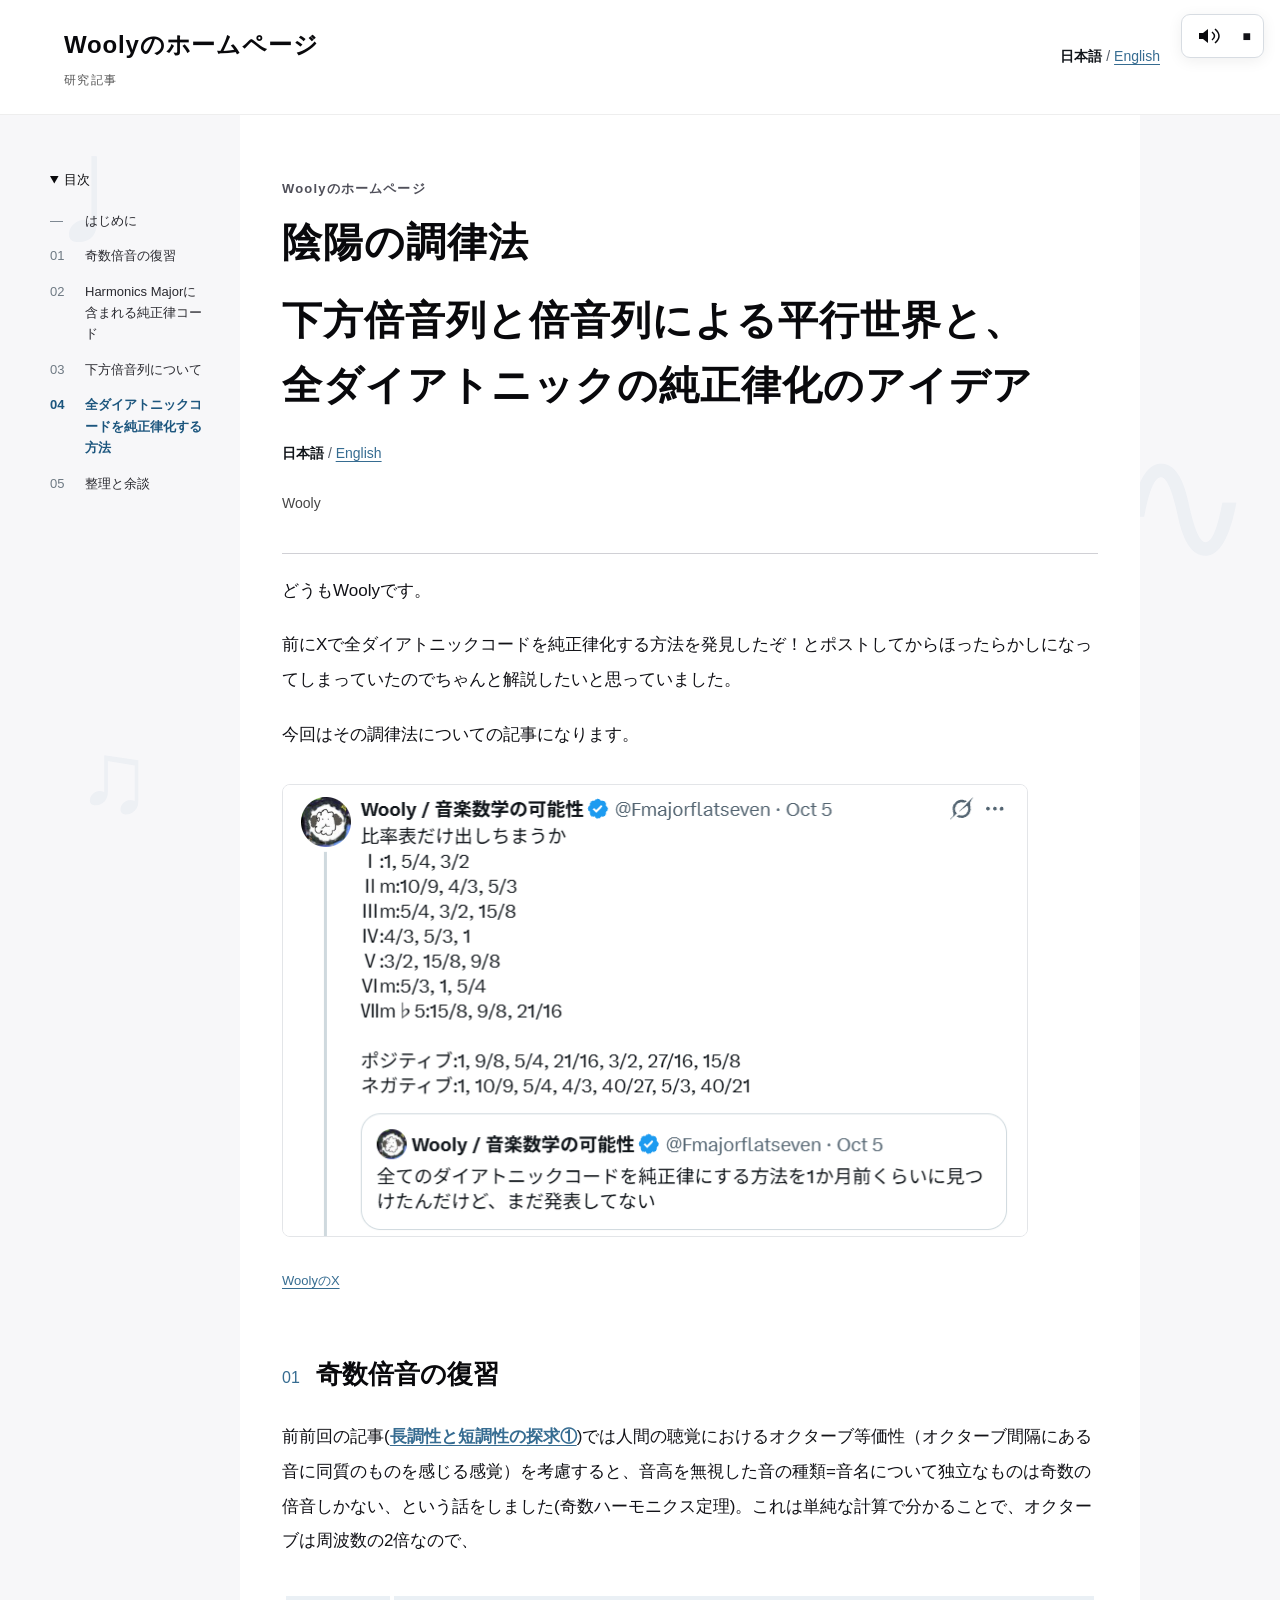
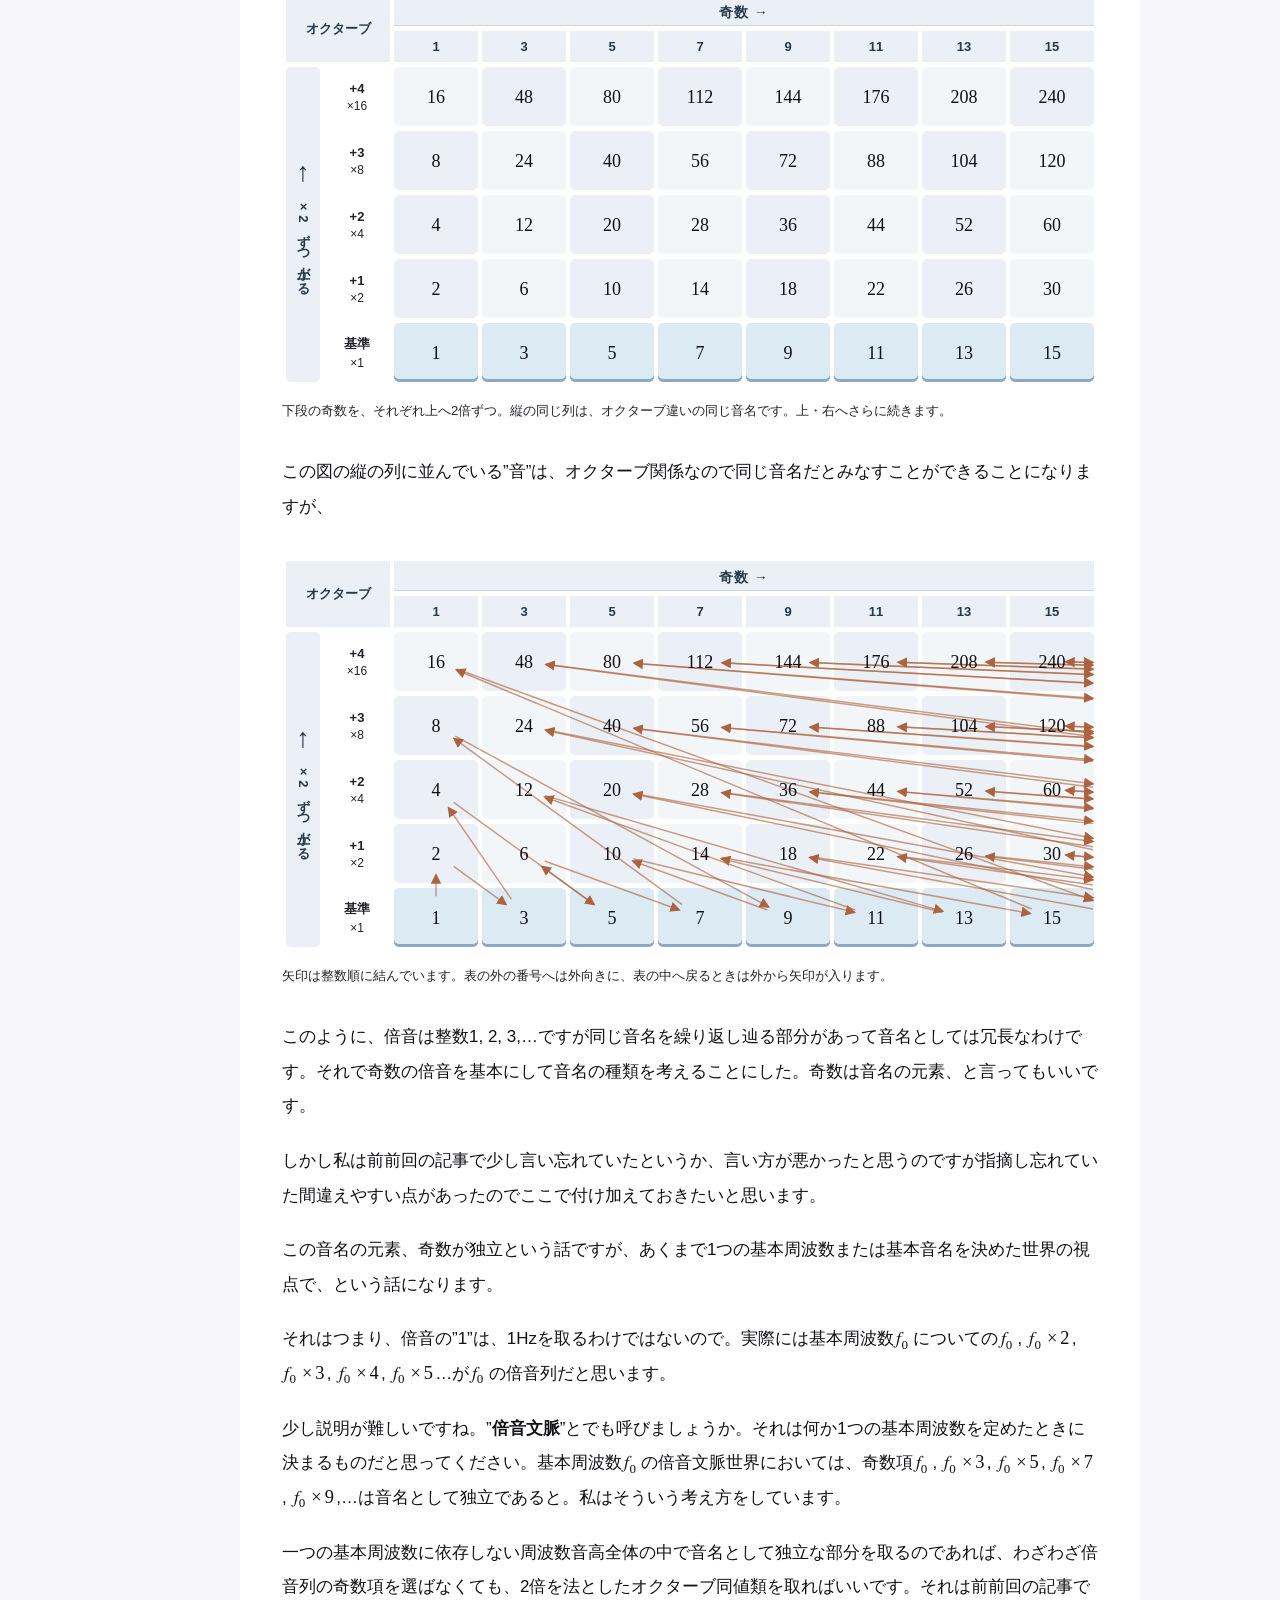
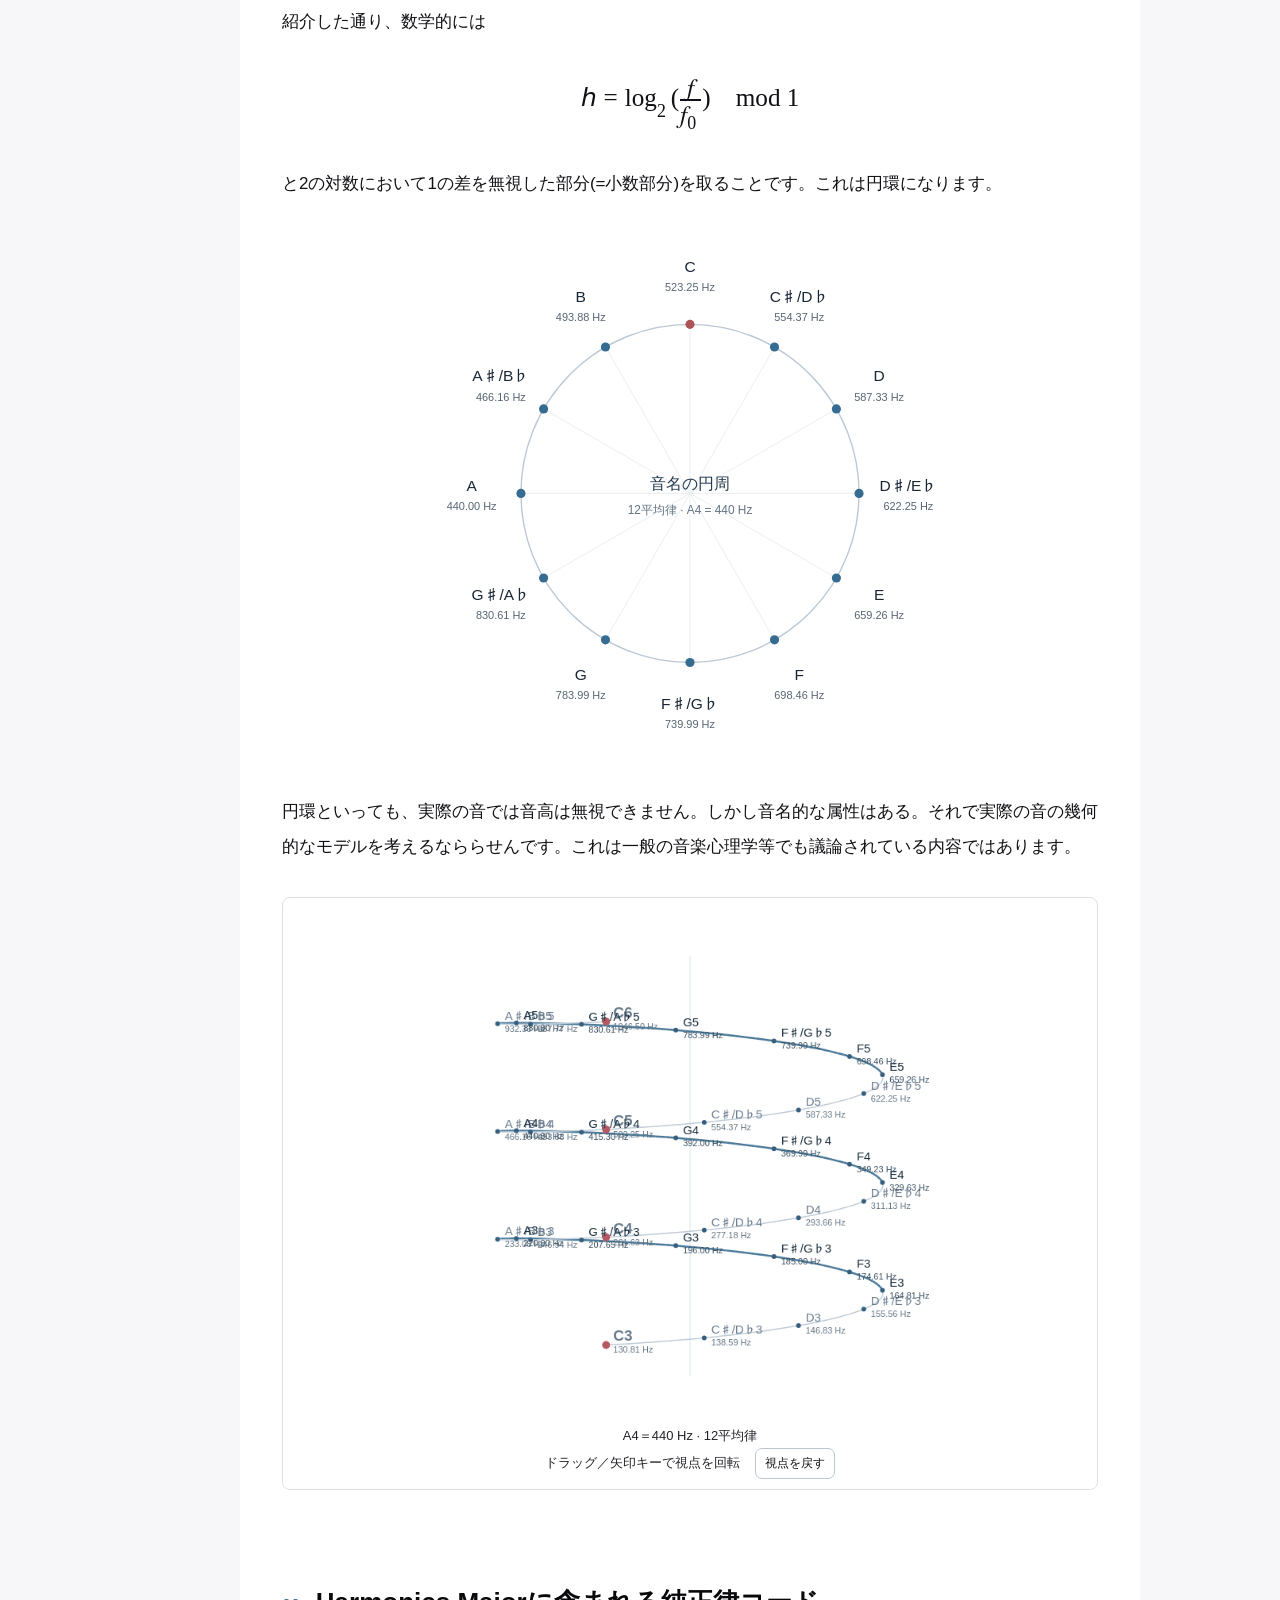
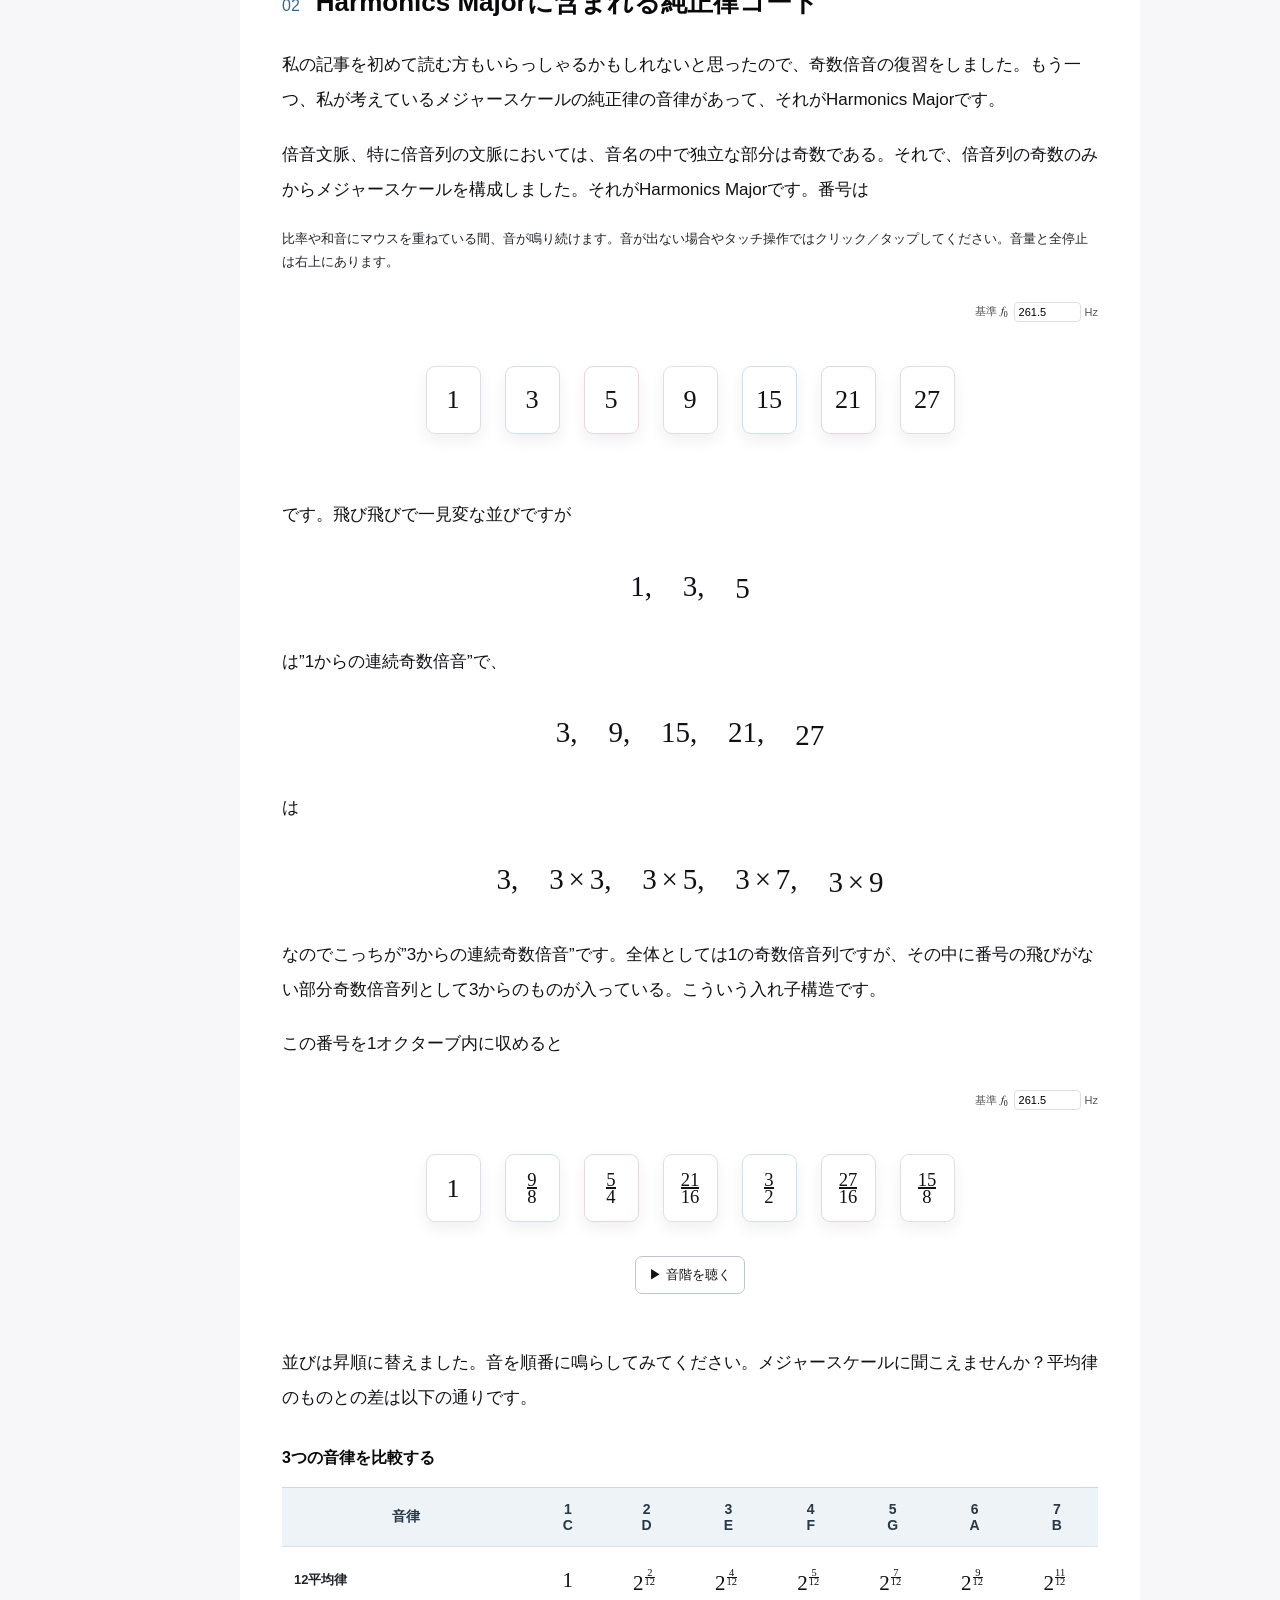
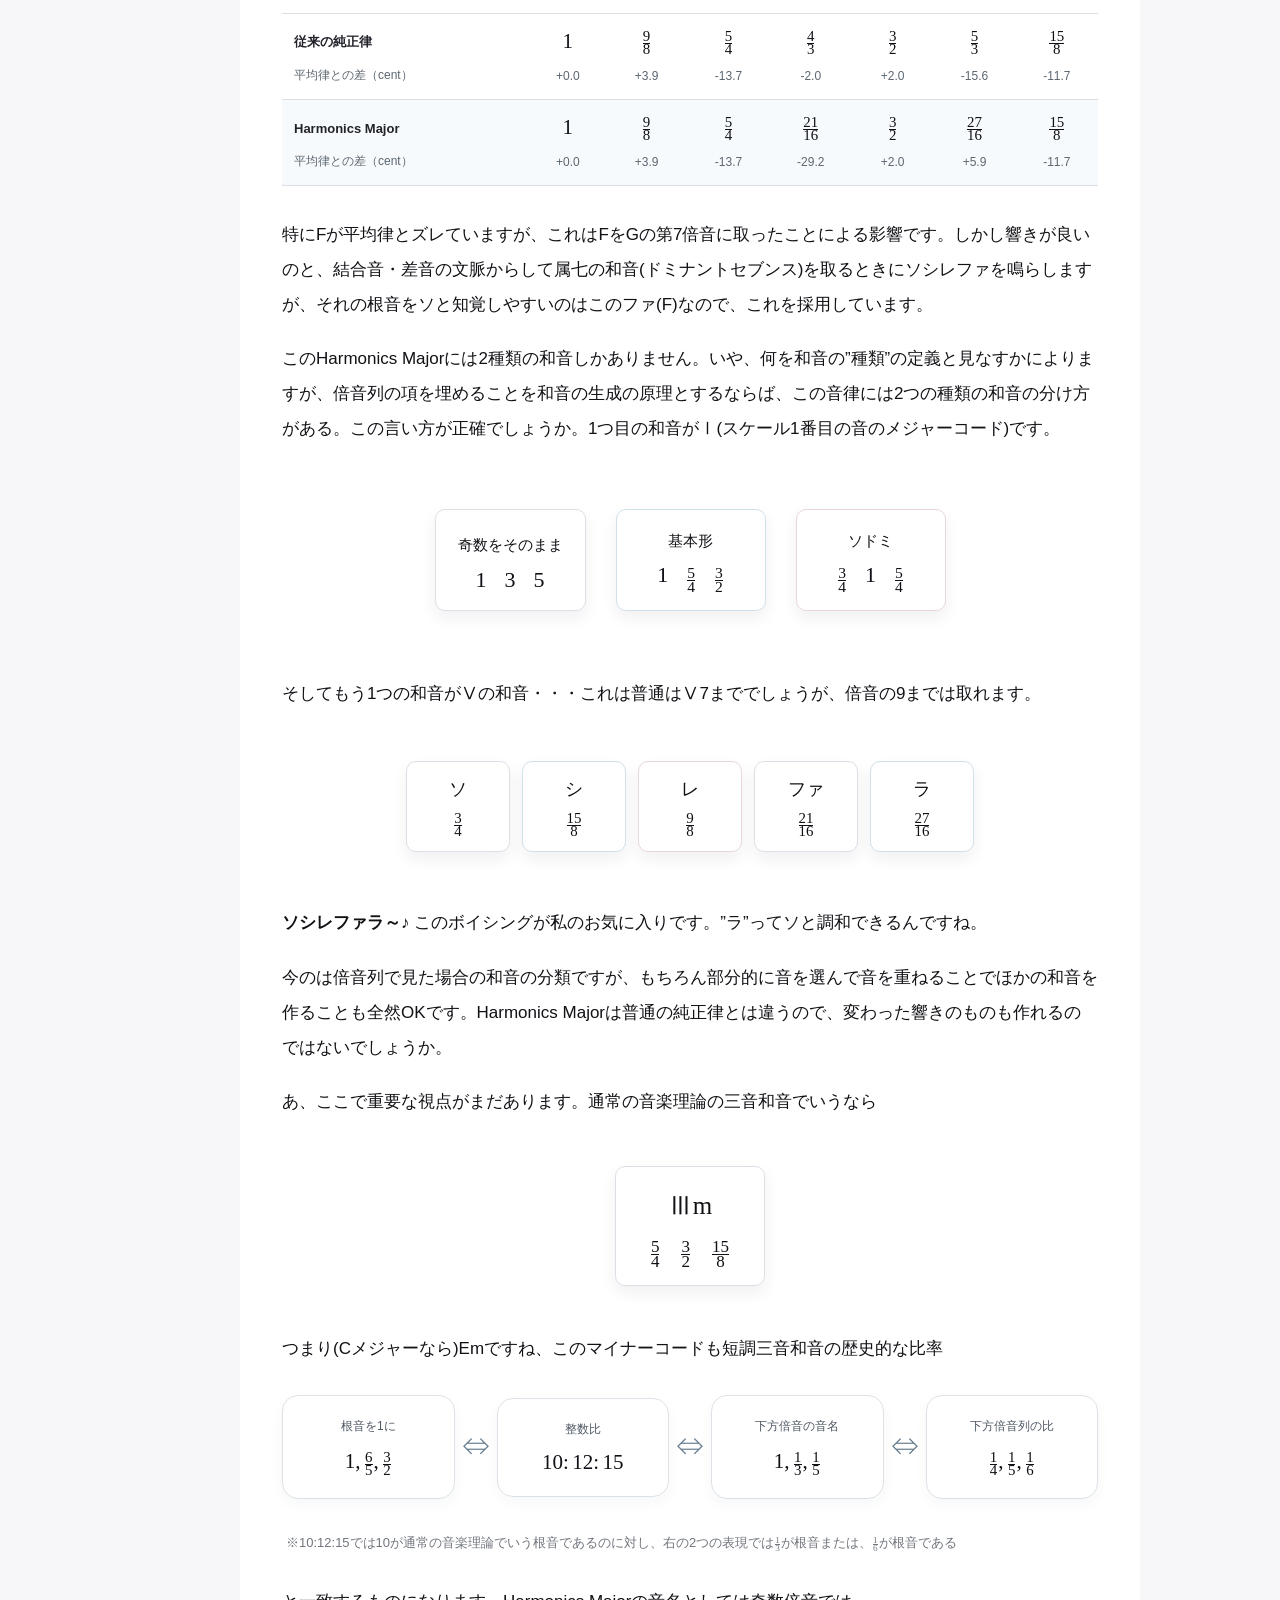
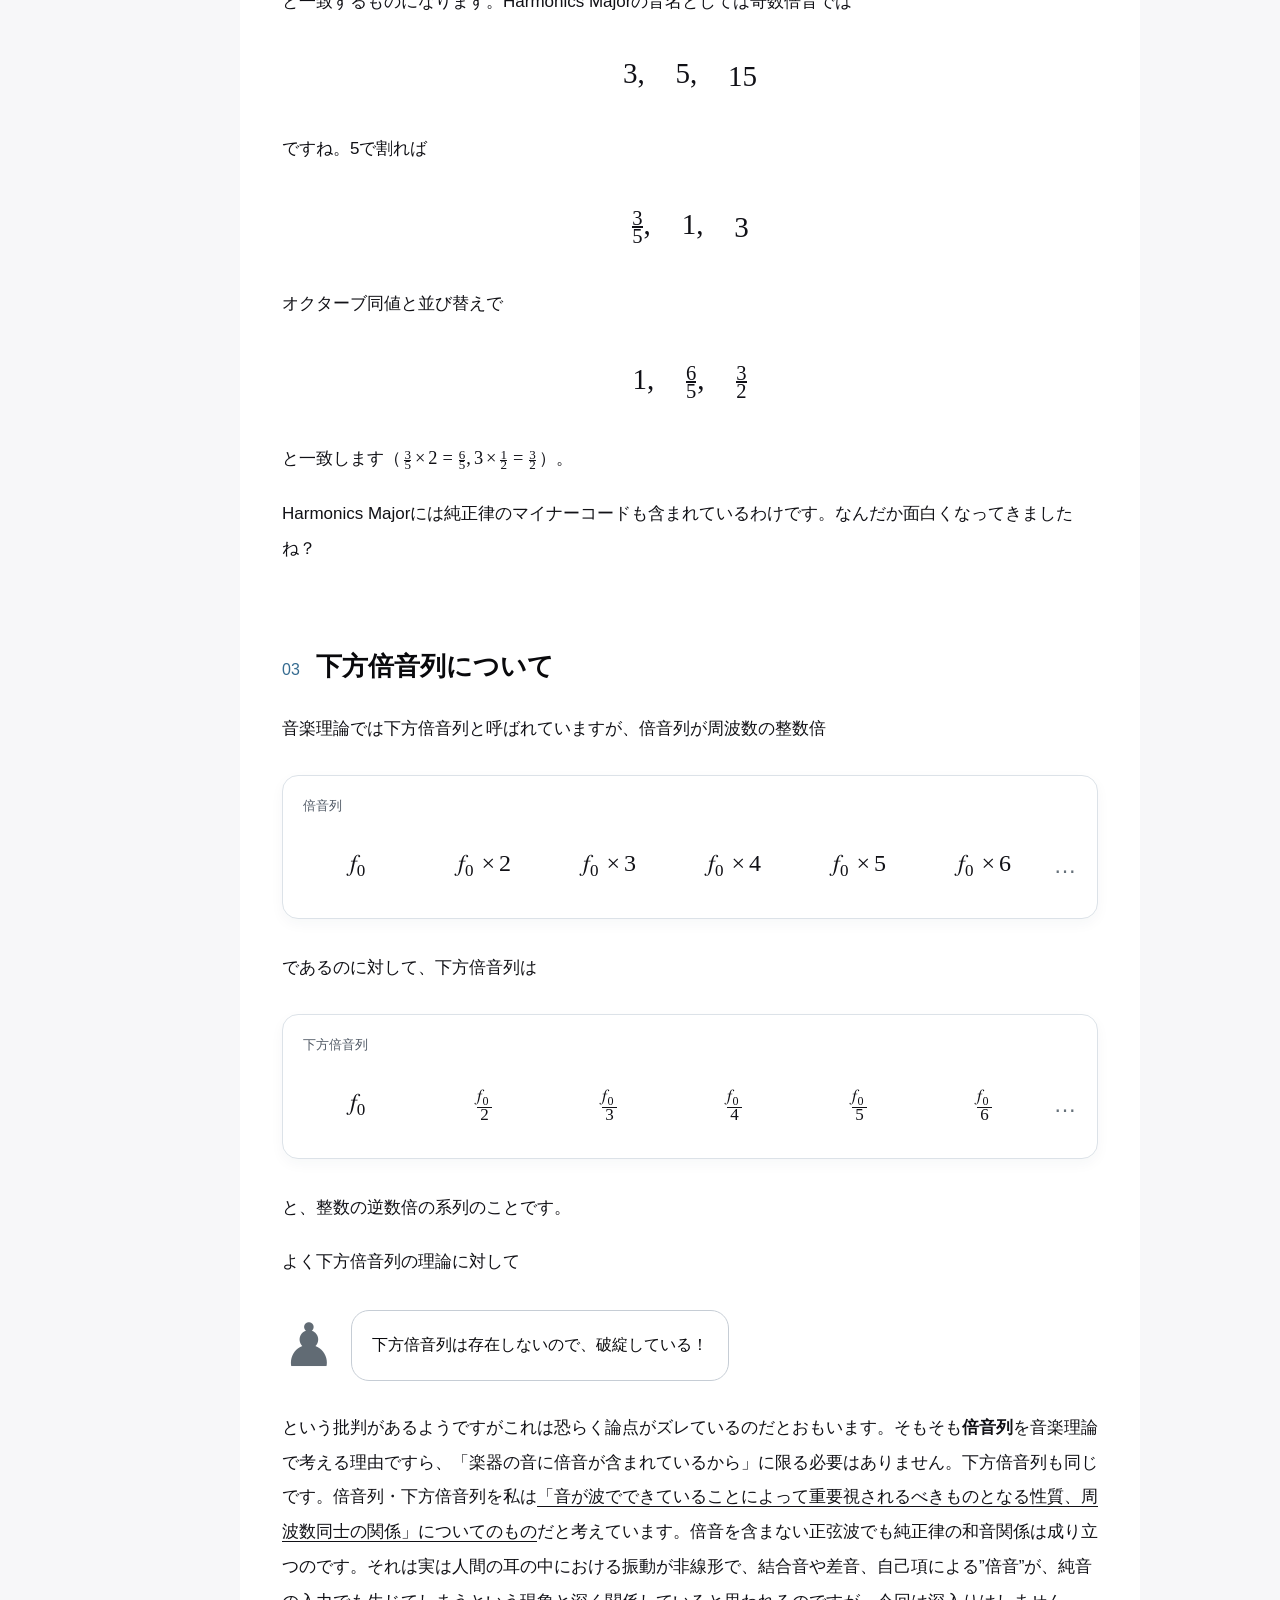
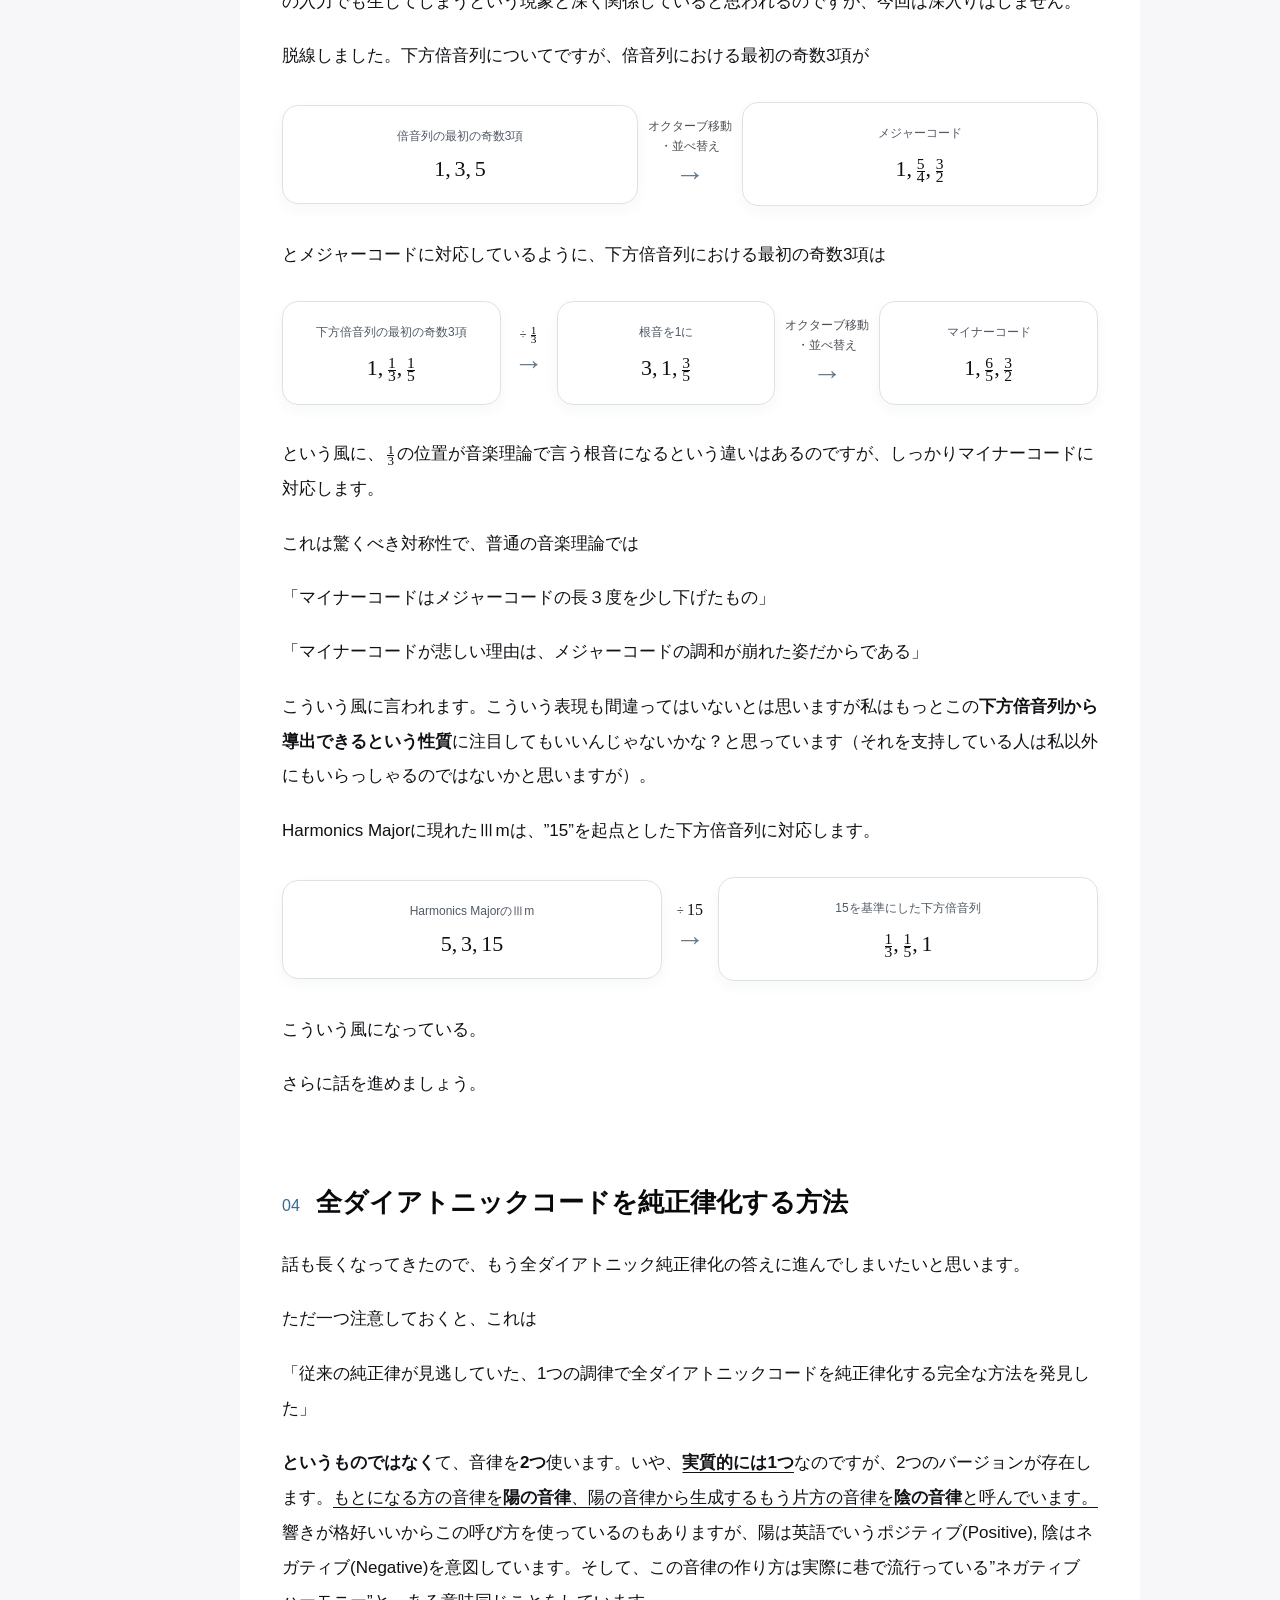
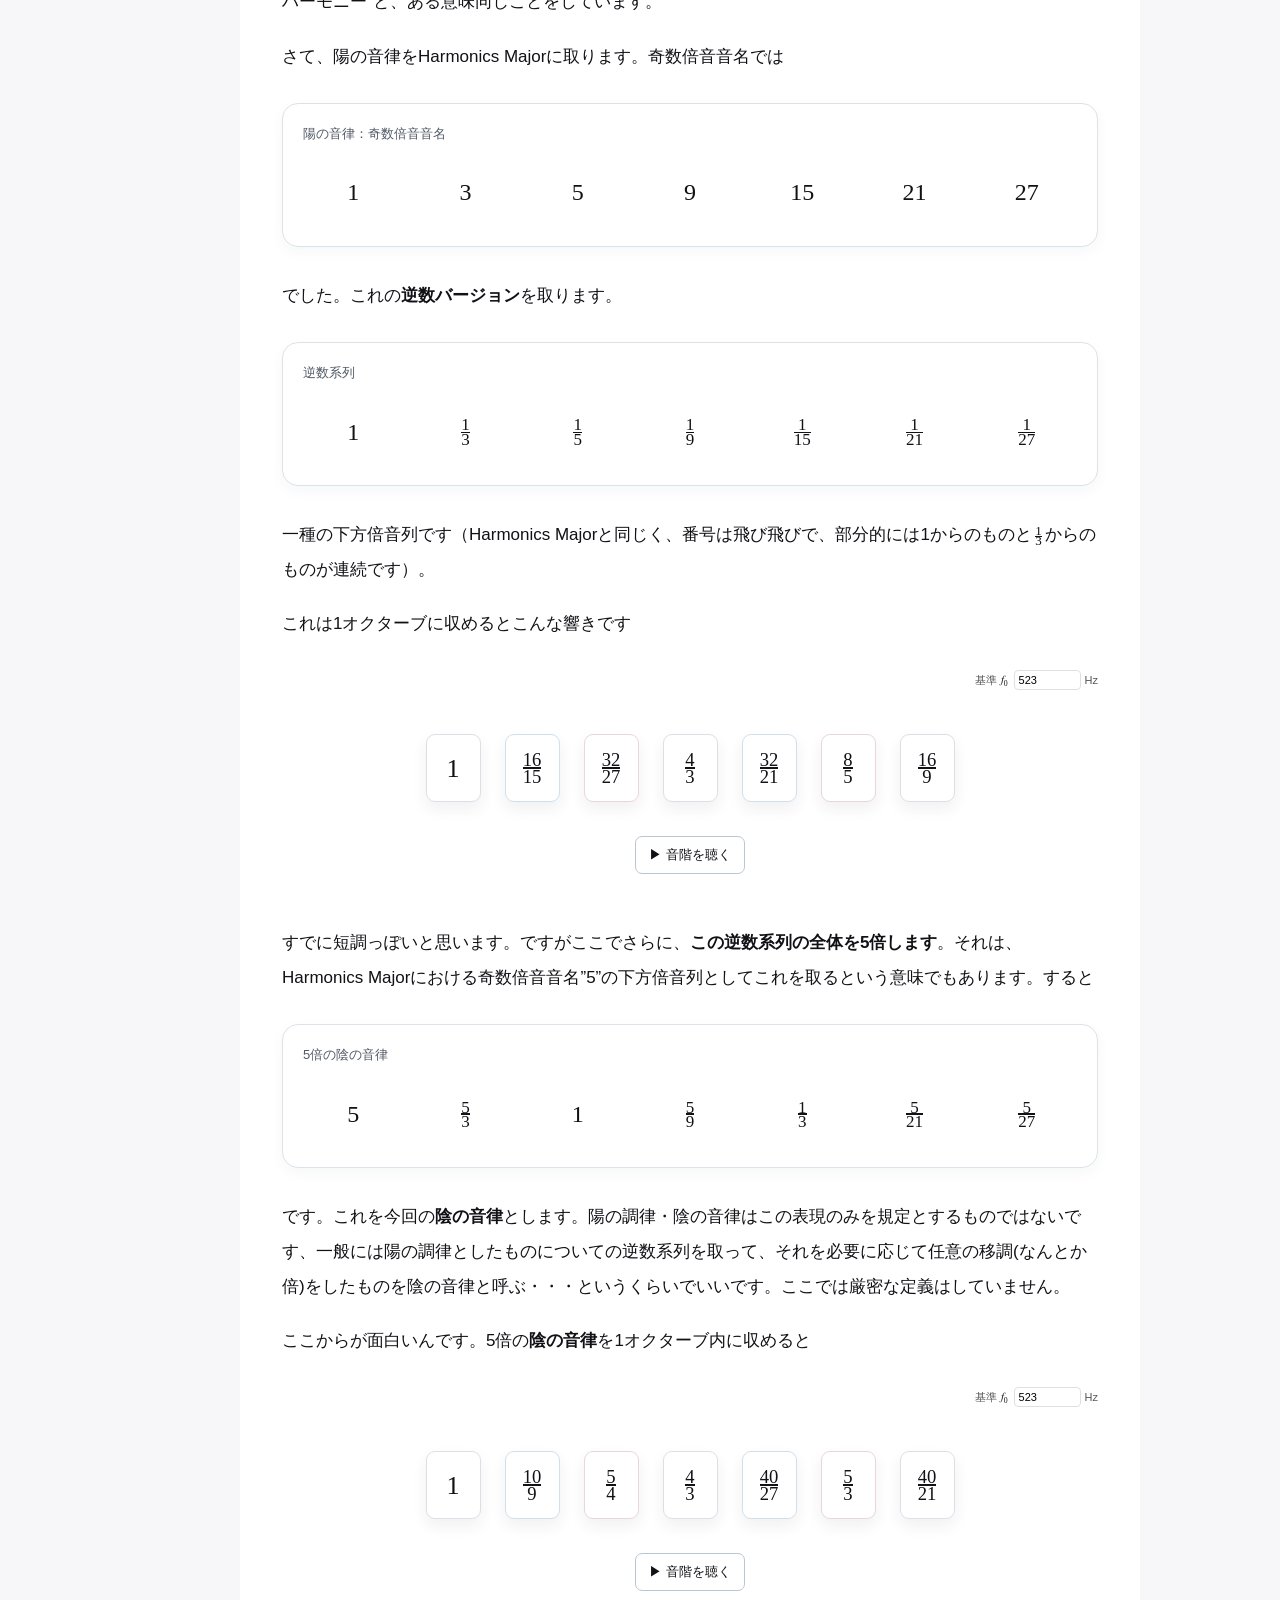
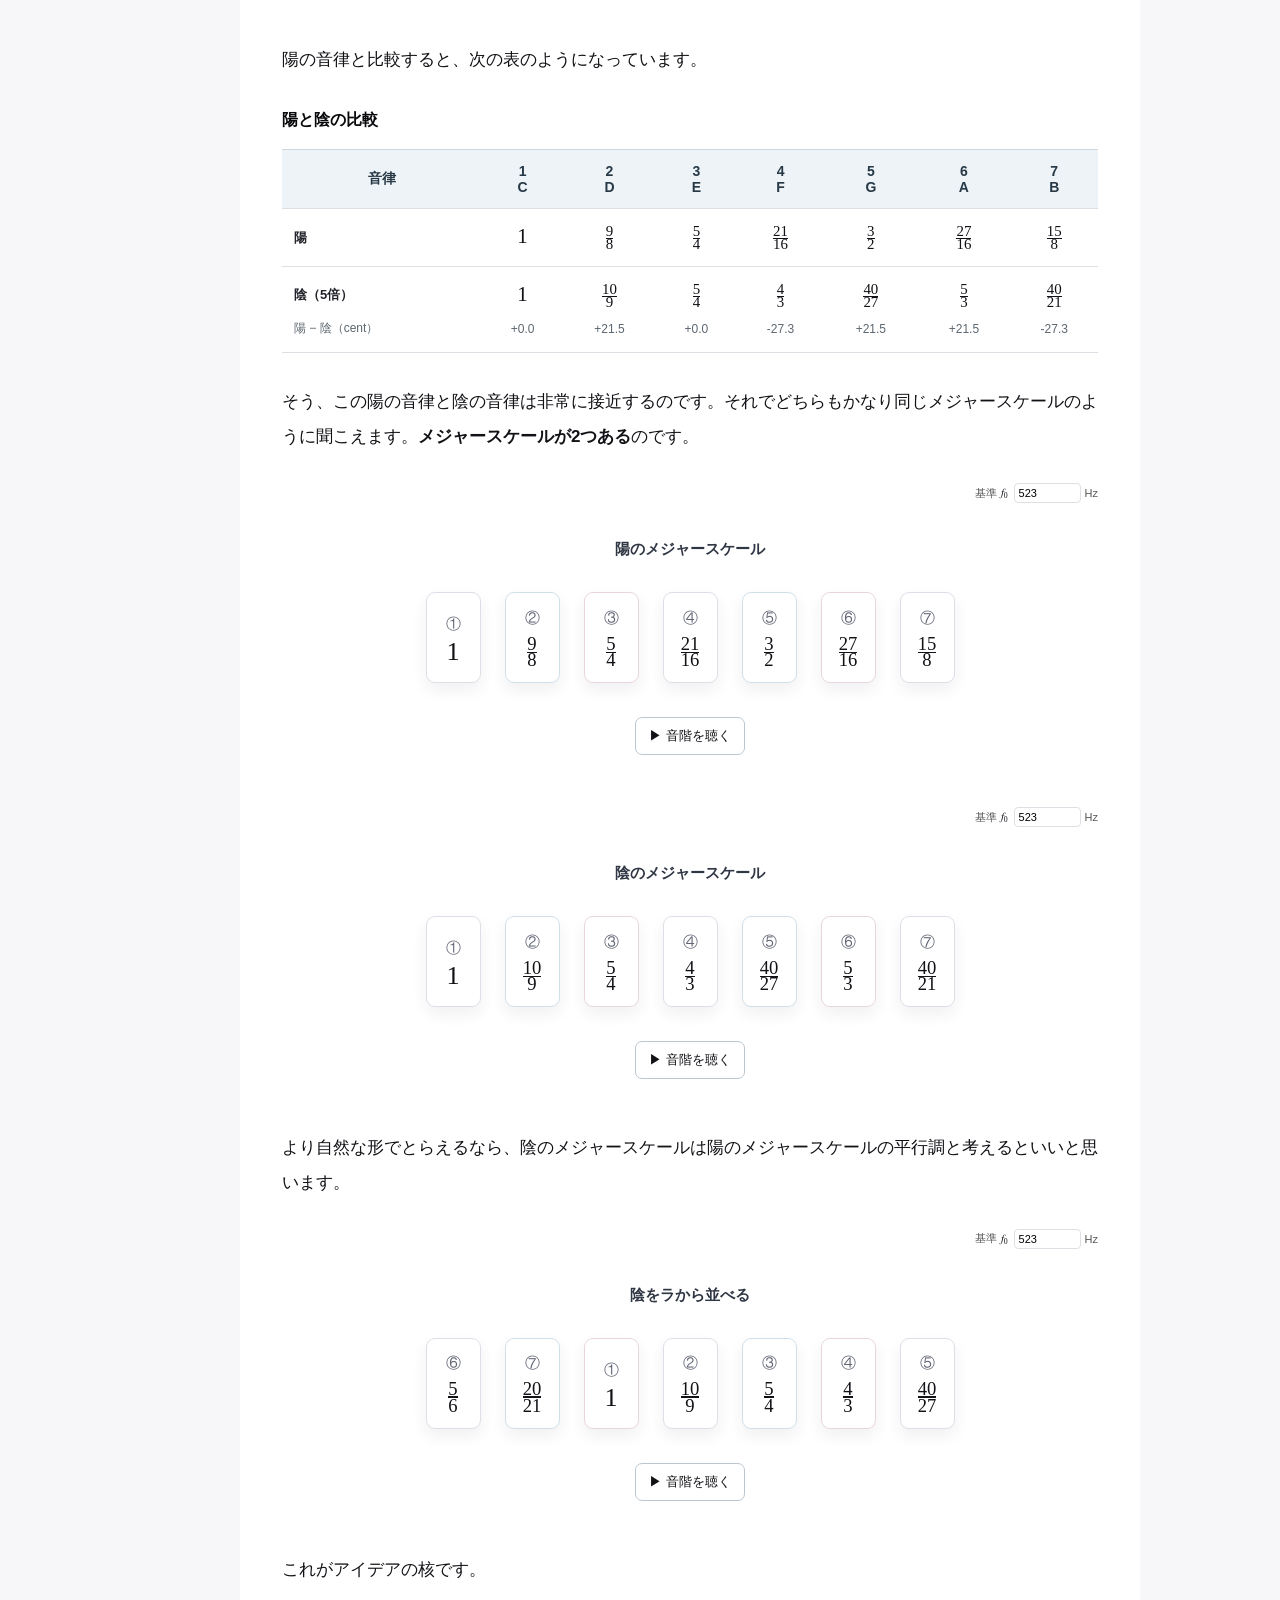
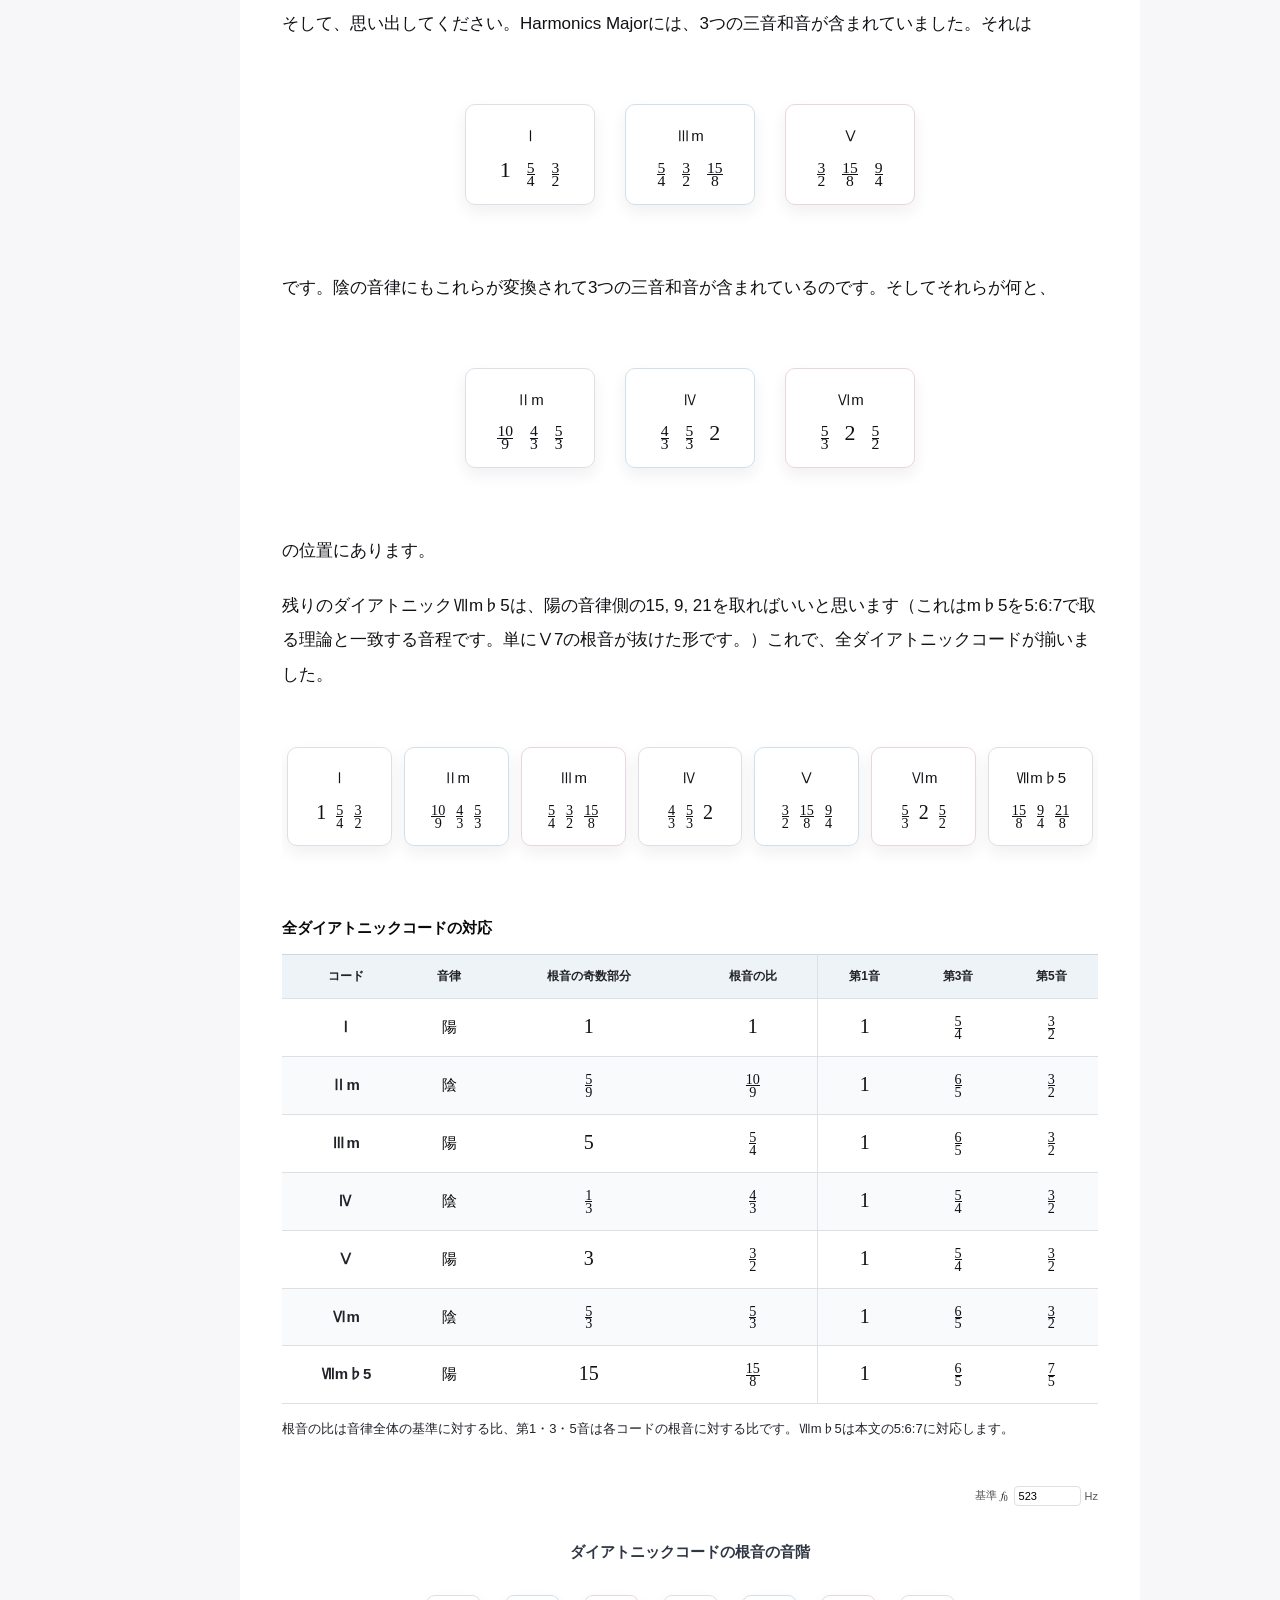
<file: yin-yang-tuning-JA-EN-72/yin-yang-tuning/index.html>
<!doctype html>
<html lang="ja"><head><meta charset="utf-8"><meta name="viewport" content="width=device-width,initial-scale=1"><title>陰陽の調律法 | Woolyのホームページ</title><meta name="description" content="下方倍音列と倍音列による平行世界と、全ダイアトニックの純正律化のアイデア。Woolyによる音律の研究記事。"><link rel="icon" href="assets/wooly.png"><link rel="stylesheet" href="assets/styles.css"><script src="assets/app.js" defer></script><link rel="alternate" hreflang="ja" href="index.html"><link rel="alternate" hreflang="en" href="en.html"><script src="assets/language-switch.js" defer></script></head><body><div class="background" aria-hidden="true"><span>♩</span><span>∿</span><span>♫</span></div><header class="site-header"><a class="brand" href="https://uriop-dogg.github.io/homepage/wooly-homepage-JA-EN-02/index.html">Woolyのホームページ<span>研究記事</span></a><nav class="language-links" aria-label="言語"><span lang="ja" aria-current="page">日本語</span> / <a lang="en" href="en.html" hreflang="en" class="language-switch">English</a></nav></header><aside class="audio-dock" aria-label="音声コントロール"><details><summary aria-label="音量を調節"><svg viewbox="0 0 24 24" aria-hidden="true"><path d="M3 9h4l5-4v14l-5-4H3z" fill="currentColor"></path><path d="M16 8q5 4 0 8M19 5q8 7 0 14" fill="none" stroke="currentColor" stroke-width="1.5"></path></svg></summary><label>音量 <input id="volume" type="range" min="0" max="1" step=".01" value=".35"></label></details><button id="stop-all" aria-label="すべての音を止める">■</button></aside><div id="audio-status" role="status"></div><div class="layout"><nav class="toc" aria-label="目次"><details open><summary>目次</summary><a href="#intro"><span>—</span>はじめに</a><a href="#section-1"><span>01</span>奇数倍音の復習</a><a href="#section-2"><span>02</span>Harmonics Majorに含まれる純正律コード</a><a href="#section-3"><span>03</span>下方倍音列について</a><a href="#section-4"><span>04</span>全ダイアトニックコードを純正律化する方法</a><a href="#section-5"><span>05</span>整理と余談</a></details></nav><main><header class="article-title" id="intro"><p class="eyebrow">Woolyのホームページ</p><h1>陰陽の調律法<span>下方倍音列と倍音列による平行世界と、<br>全ダイアトニックの純正律化のアイデア</span></h1><nav class="language-links" aria-label="言語"><span lang="ja" aria-current="page">日本語</span> / <a lang="en" href="en.html" hreflang="en" class="language-switch">English</a></nav><p class="byline">Wooly</p></header><div class="prose" data-source-paragraph="1">どうもWoolyです。</div><div class="prose" data-source-paragraph="2">前にXで全ダイアトニックコードを純正律化する方法を発見したぞ！とポストしてからほったらかしになってしまっていたのでちゃんと解説したいと思っていました。</div><div class="prose" data-source-paragraph="3">今回はその調律法についての記事になります。</div><div data-source-paragraph="5"><figure class="post-image"><img src="assets/first-post.png" width="746" height="484" alt="WoolyのXポスト。全ダイアトニックコードの比率と陽・陰の音律を紹介。"></figure></div><p class="small x-profile"><a href="https://x.com/Fmajorflatseven">WoolyのX</a></p><section id="section-1"><header class="chapter-heading"><span>01</span><h2>奇数倍音の復習</h2></header><div class="prose" data-source-paragraph="8">前前回の記事(<a href="https://uriop-dogg.github.io/m2_music_math/M2-v10.2-JA-EN/index.html"><strong>長調性と短調性の探求①</strong></a>)では人間の聴覚におけるオクターブ等価性（オクターブ間隔にある音に同質のものを感じる感覚）を考慮すると、音高を無視した音の種類=音名について独立なものは奇数の倍音しかない、という話をしました(奇数ハーモニクス定理)。これは単純な計算で分かることで、オクターブは周波数の2倍なので、</div><div data-source-paragraph="10"><figure class="lattice "><div class="grid-scroll"><div class="grid-inner"><table class="harmonic-grid integrated-axes" aria-label="奇数倍音と上方オクターブの対応"><colgroup><col class="axis-col"><col class="octave-col"><col span="8"></colgroup><thead><tr><th colspan="2" rowspan="2" scope="colgroup">オクターブ</th><th class="axis-x" colspan="8" scope="colgroup">奇数 →</th></tr><tr><th scope="col">1</th><th scope="col">3</th><th scope="col">5</th><th scope="col">7</th><th scope="col">9</th><th scope="col">11</th><th scope="col">13</th><th scope="col">15</th></tr></thead><tbody><tr><th class="axis-y" rowspan="5" scope="rowgroup"><span class="axis-up">↑</span><span class="axis-y-label">×2ずつ上がる</span></th><th scope="row">+4<small>×16</small></th><td data-value="16.0" data-odd="1" data-power="4" class=""><span class="grid-number"><math xmlns="http://www.w3.org/1998/Math/MathML"><mn>16</mn></math></span></td><td data-value="48.0" data-odd="3" data-power="4" class=""><span class="grid-number"><math xmlns="http://www.w3.org/1998/Math/MathML"><mn>48</mn></math></span></td><td data-value="80.0" data-odd="5" data-power="4" class=""><span class="grid-number"><math xmlns="http://www.w3.org/1998/Math/MathML"><mn>80</mn></math></span></td><td data-value="112.0" data-odd="7" data-power="4" class=""><span class="grid-number"><math xmlns="http://www.w3.org/1998/Math/MathML"><mn>112</mn></math></span></td><td data-value="144.0" data-odd="9" data-power="4" class=""><span class="grid-number"><math xmlns="http://www.w3.org/1998/Math/MathML"><mn>144</mn></math></span></td><td data-value="176.0" data-odd="11" data-power="4" class=""><span class="grid-number"><math xmlns="http://www.w3.org/1998/Math/MathML"><mn>176</mn></math></span></td><td data-value="208.0" data-odd="13" data-power="4" class=""><span class="grid-number"><math xmlns="http://www.w3.org/1998/Math/MathML"><mn>208</mn></math></span></td><td data-value="240.0" data-odd="15" data-power="4" class=""><span class="grid-number"><math xmlns="http://www.w3.org/1998/Math/MathML"><mn>240</mn></math></span></td></tr><tr><th scope="row">+3<small>×8</small></th><td data-value="8.0" data-odd="1" data-power="3" class=""><span class="grid-number"><math xmlns="http://www.w3.org/1998/Math/MathML"><mn>8</mn></math></span></td><td data-value="24.0" data-odd="3" data-power="3" class=""><span class="grid-number"><math xmlns="http://www.w3.org/1998/Math/MathML"><mn>24</mn></math></span></td><td data-value="40.0" data-odd="5" data-power="3" class=""><span class="grid-number"><math xmlns="http://www.w3.org/1998/Math/MathML"><mn>40</mn></math></span></td><td data-value="56.0" data-odd="7" data-power="3" class=""><span class="grid-number"><math xmlns="http://www.w3.org/1998/Math/MathML"><mn>56</mn></math></span></td><td data-value="72.0" data-odd="9" data-power="3" class=""><span class="grid-number"><math xmlns="http://www.w3.org/1998/Math/MathML"><mn>72</mn></math></span></td><td data-value="88.0" data-odd="11" data-power="3" class=""><span class="grid-number"><math xmlns="http://www.w3.org/1998/Math/MathML"><mn>88</mn></math></span></td><td data-value="104.0" data-odd="13" data-power="3" class=""><span class="grid-number"><math xmlns="http://www.w3.org/1998/Math/MathML"><mn>104</mn></math></span></td><td data-value="120.0" data-odd="15" data-power="3" class=""><span class="grid-number"><math xmlns="http://www.w3.org/1998/Math/MathML"><mn>120</mn></math></span></td></tr><tr><th scope="row">+2<small>×4</small></th><td data-value="4.0" data-odd="1" data-power="2" class=""><span class="grid-number"><math xmlns="http://www.w3.org/1998/Math/MathML"><mn>4</mn></math></span></td><td data-value="12.0" data-odd="3" data-power="2" class=""><span class="grid-number"><math xmlns="http://www.w3.org/1998/Math/MathML"><mn>12</mn></math></span></td><td data-value="20.0" data-odd="5" data-power="2" class=""><span class="grid-number"><math xmlns="http://www.w3.org/1998/Math/MathML"><mn>20</mn></math></span></td><td data-value="28.0" data-odd="7" data-power="2" class=""><span class="grid-number"><math xmlns="http://www.w3.org/1998/Math/MathML"><mn>28</mn></math></span></td><td data-value="36.0" data-odd="9" data-power="2" class=""><span class="grid-number"><math xmlns="http://www.w3.org/1998/Math/MathML"><mn>36</mn></math></span></td><td data-value="44.0" data-odd="11" data-power="2" class=""><span class="grid-number"><math xmlns="http://www.w3.org/1998/Math/MathML"><mn>44</mn></math></span></td><td data-value="52.0" data-odd="13" data-power="2" class=""><span class="grid-number"><math xmlns="http://www.w3.org/1998/Math/MathML"><mn>52</mn></math></span></td><td data-value="60.0" data-odd="15" data-power="2" class=""><span class="grid-number"><math xmlns="http://www.w3.org/1998/Math/MathML"><mn>60</mn></math></span></td></tr><tr><th scope="row">+1<small>×2</small></th><td data-value="2.0" data-odd="1" data-power="1" class=""><span class="grid-number"><math xmlns="http://www.w3.org/1998/Math/MathML"><mn>2</mn></math></span></td><td data-value="6.0" data-odd="3" data-power="1" class=""><span class="grid-number"><math xmlns="http://www.w3.org/1998/Math/MathML"><mn>6</mn></math></span></td><td data-value="10.0" data-odd="5" data-power="1" class=""><span class="grid-number"><math xmlns="http://www.w3.org/1998/Math/MathML"><mn>10</mn></math></span></td><td data-value="14.0" data-odd="7" data-power="1" class=""><span class="grid-number"><math xmlns="http://www.w3.org/1998/Math/MathML"><mn>14</mn></math></span></td><td data-value="18.0" data-odd="9" data-power="1" class=""><span class="grid-number"><math xmlns="http://www.w3.org/1998/Math/MathML"><mn>18</mn></math></span></td><td data-value="22.0" data-odd="11" data-power="1" class=""><span class="grid-number"><math xmlns="http://www.w3.org/1998/Math/MathML"><mn>22</mn></math></span></td><td data-value="26.0" data-odd="13" data-power="1" class=""><span class="grid-number"><math xmlns="http://www.w3.org/1998/Math/MathML"><mn>26</mn></math></span></td><td data-value="30.0" data-odd="15" data-power="1" class=""><span class="grid-number"><math xmlns="http://www.w3.org/1998/Math/MathML"><mn>30</mn></math></span></td></tr><tr><th scope="row">基準<small>×1</small></th><td data-value="1.0" data-odd="1" data-power="0" class="unit-row"><span class="grid-number"><math xmlns="http://www.w3.org/1998/Math/MathML"><mn>1</mn></math></span></td><td data-value="3.0" data-odd="3" data-power="0" class="unit-row"><span class="grid-number"><math xmlns="http://www.w3.org/1998/Math/MathML"><mn>3</mn></math></span></td><td data-value="5.0" data-odd="5" data-power="0" class="unit-row"><span class="grid-number"><math xmlns="http://www.w3.org/1998/Math/MathML"><mn>5</mn></math></span></td><td data-value="7.0" data-odd="7" data-power="0" class="unit-row"><span class="grid-number"><math xmlns="http://www.w3.org/1998/Math/MathML"><mn>7</mn></math></span></td><td data-value="9.0" data-odd="9" data-power="0" class="unit-row"><span class="grid-number"><math xmlns="http://www.w3.org/1998/Math/MathML"><mn>9</mn></math></span></td><td data-value="11.0" data-odd="11" data-power="0" class="unit-row"><span class="grid-number"><math xmlns="http://www.w3.org/1998/Math/MathML"><mn>11</mn></math></span></td><td data-value="13.0" data-odd="13" data-power="0" class="unit-row"><span class="grid-number"><math xmlns="http://www.w3.org/1998/Math/MathML"><mn>13</mn></math></span></td><td data-value="15.0" data-odd="15" data-power="0" class="unit-row"><span class="grid-number"><math xmlns="http://www.w3.org/1998/Math/MathML"><mn>15</mn></math></span></td></tr></tbody></table></div></div><figcaption>下段の奇数を、それぞれ上へ2倍ずつ。縦の同じ列は、オクターブ違いの同じ音名です。上・右へさらに続きます。</figcaption></figure></div><div class="prose" data-source-paragraph="24">この図の縦の列に並んでいる”音”は、オクターブ関係なので同じ音名だとみなすことができることになりますが、</div><div data-source-paragraph="26"><figure class="lattice "><div class="grid-scroll"><div class="grid-inner"><table class="harmonic-grid integrated-axes" aria-label="奇数倍音と上方オクターブの対応"><colgroup><col class="axis-col"><col class="octave-col"><col span="8"></colgroup><thead><tr><th colspan="2" rowspan="2" scope="colgroup">オクターブ</th><th class="axis-x" colspan="8" scope="colgroup">奇数 →</th></tr><tr><th scope="col">1</th><th scope="col">3</th><th scope="col">5</th><th scope="col">7</th><th scope="col">9</th><th scope="col">11</th><th scope="col">13</th><th scope="col">15</th></tr></thead><tbody><tr><th class="axis-y" rowspan="5" scope="rowgroup"><span class="axis-up">↑</span><span class="axis-y-label">×2ずつ上がる</span></th><th scope="row">+4<small>×16</small></th><td data-value="16.0" data-odd="1" data-power="4" class=""><span class="grid-number"><math xmlns="http://www.w3.org/1998/Math/MathML"><mn>16</mn></math></span></td><td data-value="48.0" data-odd="3" data-power="4" class=""><span class="grid-number"><math xmlns="http://www.w3.org/1998/Math/MathML"><mn>48</mn></math></span></td><td data-value="80.0" data-odd="5" data-power="4" class=""><span class="grid-number"><math xmlns="http://www.w3.org/1998/Math/MathML"><mn>80</mn></math></span></td><td data-value="112.0" data-odd="7" data-power="4" class=""><span class="grid-number"><math xmlns="http://www.w3.org/1998/Math/MathML"><mn>112</mn></math></span></td><td data-value="144.0" data-odd="9" data-power="4" class=""><span class="grid-number"><math xmlns="http://www.w3.org/1998/Math/MathML"><mn>144</mn></math></span></td><td data-value="176.0" data-odd="11" data-power="4" class=""><span class="grid-number"><math xmlns="http://www.w3.org/1998/Math/MathML"><mn>176</mn></math></span></td><td data-value="208.0" data-odd="13" data-power="4" class=""><span class="grid-number"><math xmlns="http://www.w3.org/1998/Math/MathML"><mn>208</mn></math></span></td><td data-value="240.0" data-odd="15" data-power="4" class=""><span class="grid-number"><math xmlns="http://www.w3.org/1998/Math/MathML"><mn>240</mn></math></span></td></tr><tr><th scope="row">+3<small>×8</small></th><td data-value="8.0" data-odd="1" data-power="3" class=""><span class="grid-number"><math xmlns="http://www.w3.org/1998/Math/MathML"><mn>8</mn></math></span></td><td data-value="24.0" data-odd="3" data-power="3" class=""><span class="grid-number"><math xmlns="http://www.w3.org/1998/Math/MathML"><mn>24</mn></math></span></td><td data-value="40.0" data-odd="5" data-power="3" class=""><span class="grid-number"><math xmlns="http://www.w3.org/1998/Math/MathML"><mn>40</mn></math></span></td><td data-value="56.0" data-odd="7" data-power="3" class=""><span class="grid-number"><math xmlns="http://www.w3.org/1998/Math/MathML"><mn>56</mn></math></span></td><td data-value="72.0" data-odd="9" data-power="3" class=""><span class="grid-number"><math xmlns="http://www.w3.org/1998/Math/MathML"><mn>72</mn></math></span></td><td data-value="88.0" data-odd="11" data-power="3" class=""><span class="grid-number"><math xmlns="http://www.w3.org/1998/Math/MathML"><mn>88</mn></math></span></td><td data-value="104.0" data-odd="13" data-power="3" class=""><span class="grid-number"><math xmlns="http://www.w3.org/1998/Math/MathML"><mn>104</mn></math></span></td><td data-value="120.0" data-odd="15" data-power="3" class=""><span class="grid-number"><math xmlns="http://www.w3.org/1998/Math/MathML"><mn>120</mn></math></span></td></tr><tr><th scope="row">+2<small>×4</small></th><td data-value="4.0" data-odd="1" data-power="2" class=""><span class="grid-number"><math xmlns="http://www.w3.org/1998/Math/MathML"><mn>4</mn></math></span></td><td data-value="12.0" data-odd="3" data-power="2" class=""><span class="grid-number"><math xmlns="http://www.w3.org/1998/Math/MathML"><mn>12</mn></math></span></td><td data-value="20.0" data-odd="5" data-power="2" class=""><span class="grid-number"><math xmlns="http://www.w3.org/1998/Math/MathML"><mn>20</mn></math></span></td><td data-value="28.0" data-odd="7" data-power="2" class=""><span class="grid-number"><math xmlns="http://www.w3.org/1998/Math/MathML"><mn>28</mn></math></span></td><td data-value="36.0" data-odd="9" data-power="2" class=""><span class="grid-number"><math xmlns="http://www.w3.org/1998/Math/MathML"><mn>36</mn></math></span></td><td data-value="44.0" data-odd="11" data-power="2" class=""><span class="grid-number"><math xmlns="http://www.w3.org/1998/Math/MathML"><mn>44</mn></math></span></td><td data-value="52.0" data-odd="13" data-power="2" class=""><span class="grid-number"><math xmlns="http://www.w3.org/1998/Math/MathML"><mn>52</mn></math></span></td><td data-value="60.0" data-odd="15" data-power="2" class=""><span class="grid-number"><math xmlns="http://www.w3.org/1998/Math/MathML"><mn>60</mn></math></span></td></tr><tr><th scope="row">+1<small>×2</small></th><td data-value="2.0" data-odd="1" data-power="1" class=""><span class="grid-number"><math xmlns="http://www.w3.org/1998/Math/MathML"><mn>2</mn></math></span></td><td data-value="6.0" data-odd="3" data-power="1" class=""><span class="grid-number"><math xmlns="http://www.w3.org/1998/Math/MathML"><mn>6</mn></math></span></td><td data-value="10.0" data-odd="5" data-power="1" class=""><span class="grid-number"><math xmlns="http://www.w3.org/1998/Math/MathML"><mn>10</mn></math></span></td><td data-value="14.0" data-odd="7" data-power="1" class=""><span class="grid-number"><math xmlns="http://www.w3.org/1998/Math/MathML"><mn>14</mn></math></span></td><td data-value="18.0" data-odd="9" data-power="1" class=""><span class="grid-number"><math xmlns="http://www.w3.org/1998/Math/MathML"><mn>18</mn></math></span></td><td data-value="22.0" data-odd="11" data-power="1" class=""><span class="grid-number"><math xmlns="http://www.w3.org/1998/Math/MathML"><mn>22</mn></math></span></td><td data-value="26.0" data-odd="13" data-power="1" class=""><span class="grid-number"><math xmlns="http://www.w3.org/1998/Math/MathML"><mn>26</mn></math></span></td><td data-value="30.0" data-odd="15" data-power="1" class=""><span class="grid-number"><math xmlns="http://www.w3.org/1998/Math/MathML"><mn>30</mn></math></span></td></tr><tr><th scope="row">基準<small>×1</small></th><td data-value="1.0" data-odd="1" data-power="0" class="unit-row"><span class="grid-number"><math xmlns="http://www.w3.org/1998/Math/MathML"><mn>1</mn></math></span></td><td data-value="3.0" data-odd="3" data-power="0" class="unit-row"><span class="grid-number"><math xmlns="http://www.w3.org/1998/Math/MathML"><mn>3</mn></math></span></td><td data-value="5.0" data-odd="5" data-power="0" class="unit-row"><span class="grid-number"><math xmlns="http://www.w3.org/1998/Math/MathML"><mn>5</mn></math></span></td><td data-value="7.0" data-odd="7" data-power="0" class="unit-row"><span class="grid-number"><math xmlns="http://www.w3.org/1998/Math/MathML"><mn>7</mn></math></span></td><td data-value="9.0" data-odd="9" data-power="0" class="unit-row"><span class="grid-number"><math xmlns="http://www.w3.org/1998/Math/MathML"><mn>9</mn></math></span></td><td data-value="11.0" data-odd="11" data-power="0" class="unit-row"><span class="grid-number"><math xmlns="http://www.w3.org/1998/Math/MathML"><mn>11</mn></math></span></td><td data-value="13.0" data-odd="13" data-power="0" class="unit-row"><span class="grid-number"><math xmlns="http://www.w3.org/1998/Math/MathML"><mn>13</mn></math></span></td><td data-value="15.0" data-odd="15" data-power="0" class="unit-row"><span class="grid-number"><math xmlns="http://www.w3.org/1998/Math/MathML"><mn>15</mn></math></span></td></tr></tbody></table><svg class="trace" aria-hidden="true"></svg></div></div><figcaption>矢印は整数順に結んでいます。表の外の番号へは外向きに、表の中へ戻るときは外から矢印が入ります。</figcaption></figure></div><div class="prose" data-source-paragraph="28">このように、倍音は整数1, 2, 3,…ですが同じ音名を繰り返し辿る部分があって音名としては冗長なわけです。それで奇数の倍音を基本にして音名の種類を考えることにした。奇数は音名の元素、と言ってもいいです。</div><div class="prose" data-source-paragraph="29">しかし私は前前回の記事で少し言い忘れていたというか、言い方が悪かったと思うのですが指摘し忘れていた間違えやすい点があったのでここで付け加えておきたいと思います。</div><div class="prose" data-source-paragraph="30">この音名の元素、奇数が独立という話ですが、あくまで1つの基本周波数または基本音名を決めた世界の視点で、という話になります。</div><div class="prose" data-source-paragraph="31">それはつまり、倍音の”1”は、1Hzを取るわけではないので。実際には基本周波数<math><msub><mi>f</mi><mn>0</mn></msub></math>についての<math><msub><mi>f</mi><mn>0</mn></msub></math>, <math><mrow><msub><mi>f</mi><mn>0</mn></msub><mo>×</mo><mn>2</mn></mrow></math>, <math><mrow><msub><mi>f</mi><mn>0</mn></msub><mo>×</mo><mn>3</mn></mrow></math>, <math><mrow><msub><mi>f</mi><mn>0</mn></msub><mo>×</mo><mn>4</mn></mrow></math>, <math><mrow><msub><mi>f</mi><mn>0</mn></msub><mo>×</mo><mn>5</mn></mrow></math>…が<math><msub><mi>f</mi><mn>0</mn></msub></math>の倍音列だと思います。</div><div class="prose" data-source-paragraph="32">少し説明が難しいですね。”<strong>倍音文脈</strong>”とでも呼びましょうか。それは何か1つの基本周波数を定めたときに決まるものだと思ってください。基本周波数<math><msub><mi>f</mi><mn>0</mn></msub></math>の倍音文脈世界においては、奇数項<math><msub><mi>f</mi><mn>0</mn></msub></math>, <math><mrow><msub><mi>f</mi><mn>0</mn></msub><mo>×</mo><mn>3</mn></mrow></math>, <math><mrow><msub><mi>f</mi><mn>0</mn></msub><mo>×</mo><mn>5</mn></mrow></math>, <math><mrow><msub><mi>f</mi><mn>0</mn></msub><mo>×</mo><mn>7</mn></mrow></math>, <math><mrow><msub><mi>f</mi><mn>0</mn></msub><mo>×</mo><mn>9</mn></mrow></math>,…は音名として独立であると。私はそういう考え方をしています。</div><div class="prose" data-source-paragraph="36">一つの基本周波数に依存しない周波数音高全体の中で音名として独立な部分を取るのであれば、わざわざ倍音列の奇数項を選ばなくても、2倍を法としたオクターブ同値類を取ればいいです。それは前前回の記事で紹介した通り、数学的には</div><div data-source-paragraph="37"><div class="equation"><math display="block"><mi>h</mi><mo>=</mo><msub><mi>log</mi><mn>2</mn></msub><mrow><mo>(</mo><mfrac><mi>f</mi><msub><mi>f</mi><mn>0</mn></msub></mfrac><mo>)</mo></mrow><mspace width="1em"></mspace><mtext>mod 1</mtext></math></div></div><div class="prose" data-source-paragraph="38">と2の対数において1の差を無視した部分(=小数部分)を取ることです。これは円環になります。</div><div data-source-paragraph="39"><figure><svg id="pitch-circle" viewbox="0 0 640 580" role="img" aria-label="12平均律の音名円周と440〜880 Hz内の代表周波数"></svg></figure></div><div class="prose" data-source-paragraph="40">円環といっても、実際の音では音高は無視できません。しかし音名的な属性はある。それで実際の音の幾何的なモデルを考えるなららせんです。これは一般の音楽心理学等でも議論されている内容ではあります。</div><div data-source-paragraph="41"><figure class="helix-box"><canvas id="helix" width="1000" height="650" tabindex="0" aria-label="音高の螺旋。A4＝440 Hzの12平均律による音名と周波数。ドラッグまたは矢印キーで視点を回転できます。"></canvas><figcaption>A4＝440 Hz · 12平均律<br>ドラッグ／矢印キーで視点を回転 <button id="reset-view">視点を戻す</button></figcaption></figure></div></section><section id="section-2" data-root-hz="261.5"><header class="chapter-heading"><span>02</span><h2>Harmonics Majorに含まれる純正律コード</h2></header><div data-source-paragraph="44"><div class="prose">私の記事を初めて読む方もいらっしゃるかもしれないと思ったので、奇数倍音の復習をしました。もう一つ、私が考えているメジャースケールの純正律の音律があって、それがHarmonics Majorです。</div></div><div class="prose" data-source-paragraph="45">倍音文脈、特に倍音列の文脈においては、音名の中で独立な部分は奇数である。それで、倍音列の奇数のみからメジャースケールを構成しました。それがHarmonics Majorです。番号は</div><div data-source-paragraph="47"><p class="small">比率や和音にマウスを重ねている間、音が鳴り続けます。音が出ない場合やタッチ操作ではクリック／タップしてください。音量と全停止は右上にあります。</p><figure class="sound-block ratio-display"><figcaption>奇数倍音音名</figcaption><label class="base">基準 <math><msub><mi>f</mi><mn>0</mn></msub></math> <input class="root-input" type="number" min="20" max="2000" step="0.5" value="261.5" aria-label="基本周波数"> Hz</label><div class="notes"><button class="tone " data-ratio="1" aria-label="周波数比 1 を聴く"><math xmlns="http://www.w3.org/1998/Math/MathML"><mn>1</mn></math></button><button class="tone " data-ratio="3" aria-label="周波数比 3 を聴く"><math xmlns="http://www.w3.org/1998/Math/MathML"><mn>3</mn></math></button><button class="tone " data-ratio="5" aria-label="周波数比 5 を聴く"><math xmlns="http://www.w3.org/1998/Math/MathML"><mn>5</mn></math></button><button class="tone " data-ratio="9" aria-label="周波数比 9 を聴く"><math xmlns="http://www.w3.org/1998/Math/MathML"><mn>9</mn></math></button><button class="tone " data-ratio="15" aria-label="周波数比 15 を聴く"><math xmlns="http://www.w3.org/1998/Math/MathML"><mn>15</mn></math></button><button class="tone " data-ratio="21" aria-label="周波数比 21 を聴く"><math xmlns="http://www.w3.org/1998/Math/MathML"><mn>21</mn></math></button><button class="tone " data-ratio="27" aria-label="周波数比 27 を聴く"><math xmlns="http://www.w3.org/1998/Math/MathML"><mn>27</mn></math></button></div></figure></div><div data-source-paragraph="49"><div class="prose">です。飛び飛びで一見変な並びですが</div><div class="spaced-sequence"><math><mrow><mn>1</mn><mo>,</mo></mrow></math><math><mrow><mn>3</mn><mo>,</mo></mrow></math><math><mrow><mn>5</mn></mrow></math></div><div class="prose">は”1からの連続奇数倍音”で、</div><div class="spaced-sequence"><math><mrow><mn>3</mn><mo>,</mo></mrow></math><math><mrow><mn>9</mn><mo>,</mo></mrow></math><math><mrow><mn>15</mn><mo>,</mo></mrow></math><math><mrow><mn>21</mn><mo>,</mo></mrow></math><math><mrow><mn>27</mn></mrow></math></div><div class="prose">は</div><div class="spaced-sequence"><math><mrow><mn>3</mn><mo>,</mo></mrow></math><math><mrow><mn>3</mn><mo>×</mo><mn>3</mn><mo>,</mo></mrow></math><math><mrow><mn>3</mn><mo>×</mo><mn>5</mn><mo>,</mo></mrow></math><math><mrow><mn>3</mn><mo>×</mo><mn>7</mn><mo>,</mo></mrow></math><math><mrow><mn>3</mn><mo>×</mo><mn>9</mn></mrow></math></div><div class="prose">なのでこっちが”3からの連続奇数倍音”です。全体としては1の奇数倍音列ですが、その中に番号の飛びがない部分奇数倍音列として3からのものが入っている。こういう入れ子構造です。</div></div><div class="prose" data-source-paragraph="50">この番号を1オクターブ内に収めると</div><div data-source-paragraph="52"><figure class="sound-block ratio-display"><figcaption>1オクターブ内で</figcaption><label class="base">基準 <math><msub><mi>f</mi><mn>0</mn></msub></math> <input class="root-input" type="number" min="20" max="2000" step="0.5" value="261.5" aria-label="基本周波数"> Hz</label><div class="notes"><button class="tone " data-ratio="1" aria-label="周波数比 1 を聴く"><math xmlns="http://www.w3.org/1998/Math/MathML"><mn>1</mn></math></button><button class="tone " data-ratio="1.125" aria-label="周波数比 9/8 を聴く"><math xmlns="http://www.w3.org/1998/Math/MathML"><mfrac><mn>9</mn><mn>8</mn></mfrac></math></button><button class="tone " data-ratio="1.25" aria-label="周波数比 5/4 を聴く"><math xmlns="http://www.w3.org/1998/Math/MathML"><mfrac><mn>5</mn><mn>4</mn></mfrac></math></button><button class="tone " data-ratio="1.3125" aria-label="周波数比 21/16 を聴く"><math xmlns="http://www.w3.org/1998/Math/MathML"><mfrac><mn>21</mn><mn>16</mn></mfrac></math></button><button class="tone " data-ratio="1.5" aria-label="周波数比 3/2 を聴く"><math xmlns="http://www.w3.org/1998/Math/MathML"><mfrac><mn>3</mn><mn>2</mn></mfrac></math></button><button class="tone " data-ratio="1.6875" aria-label="周波数比 27/16 を聴く"><math xmlns="http://www.w3.org/1998/Math/MathML"><mfrac><mn>27</mn><mn>16</mn></mfrac></math></button><button class="tone " data-ratio="1.875" aria-label="周波数比 15/8 を聴く"><math xmlns="http://www.w3.org/1998/Math/MathML"><mfrac><mn>15</mn><mn>8</mn></mfrac></math></button></div><button class="sequence" data-sequence="1.0,1.125,1.25,1.3125,1.5,1.6875,1.875">▶ 音階を聴く</button></figure></div><div class="prose" data-source-paragraph="54">並びは昇順に替えました。音を順番に鳴らしてみてください。メジャースケールに聞こえませんか？平均律のものとの差は以下の通りです。</div><div data-source-paragraph="56"><div class="table-wrap"><table><caption>3つの音律を比較する</caption><thead><tr><th scope="col">音律</th><th scope="col">1<br>C</th><th scope="col">2<br>D</th><th scope="col">3<br>E</th><th scope="col">4<br>F</th><th scope="col">5<br>G</th><th scope="col">6<br>A</th><th scope="col">7<br>B</th></tr></thead><tbody><tr><th scope="row">12平均律</th><td><math xmlns="http://www.w3.org/1998/Math/MathML"><mn>1</mn></math></td><td><math class="edo-power"><msup superscriptshift="0.7em"><mn>2</mn><mstyle class="edo-exponent" displaystyle="false"><mfrac><mn>2</mn><mn>12</mn></mfrac></mstyle></msup></math></td><td><math class="edo-power"><msup superscriptshift="0.7em"><mn>2</mn><mstyle class="edo-exponent" displaystyle="false"><mfrac><mn>4</mn><mn>12</mn></mfrac></mstyle></msup></math></td><td><math class="edo-power"><msup superscriptshift="0.7em"><mn>2</mn><mstyle class="edo-exponent" displaystyle="false"><mfrac><mn>5</mn><mn>12</mn></mfrac></mstyle></msup></math></td><td><math class="edo-power"><msup superscriptshift="0.7em"><mn>2</mn><mstyle class="edo-exponent" displaystyle="false"><mfrac><mn>7</mn><mn>12</mn></mfrac></mstyle></msup></math></td><td><math class="edo-power"><msup superscriptshift="0.7em"><mn>2</mn><mstyle class="edo-exponent" displaystyle="false"><mfrac><mn>9</mn><mn>12</mn></mfrac></mstyle></msup></math></td><td><math class="edo-power"><msup superscriptshift="0.7em"><mn>2</mn><mstyle class="edo-exponent" displaystyle="false"><mfrac><mn>11</mn><mn>12</mn></mfrac></mstyle></msup></math></td></tr><tr><th scope="row">従来の純正律</th><td><math xmlns="http://www.w3.org/1998/Math/MathML"><mn>1</mn></math></td><td><math xmlns="http://www.w3.org/1998/Math/MathML"><mfrac><mn>9</mn><mn>8</mn></mfrac></math></td><td><math xmlns="http://www.w3.org/1998/Math/MathML"><mfrac><mn>5</mn><mn>4</mn></mfrac></math></td><td><math xmlns="http://www.w3.org/1998/Math/MathML"><mfrac><mn>4</mn><mn>3</mn></mfrac></math></td><td><math xmlns="http://www.w3.org/1998/Math/MathML"><mfrac><mn>3</mn><mn>2</mn></mfrac></math></td><td><math xmlns="http://www.w3.org/1998/Math/MathML"><mfrac><mn>5</mn><mn>3</mn></mfrac></math></td><td><math xmlns="http://www.w3.org/1998/Math/MathML"><mfrac><mn>15</mn><mn>8</mn></mfrac></math></td></tr><tr><th scope="row">平均律との差（cent）</th><td>+0.0</td><td>+3.9</td><td>-13.7</td><td>-2.0</td><td>+2.0</td><td>-15.6</td><td>-11.7</td></tr><tr><th scope="row">Harmonics Major</th><td><math xmlns="http://www.w3.org/1998/Math/MathML"><mn>1</mn></math></td><td><math xmlns="http://www.w3.org/1998/Math/MathML"><mfrac><mn>9</mn><mn>8</mn></mfrac></math></td><td><math xmlns="http://www.w3.org/1998/Math/MathML"><mfrac><mn>5</mn><mn>4</mn></mfrac></math></td><td><math xmlns="http://www.w3.org/1998/Math/MathML"><mfrac><mn>21</mn><mn>16</mn></mfrac></math></td><td><math xmlns="http://www.w3.org/1998/Math/MathML"><mfrac><mn>3</mn><mn>2</mn></mfrac></math></td><td><math xmlns="http://www.w3.org/1998/Math/MathML"><mfrac><mn>27</mn><mn>16</mn></mfrac></math></td><td><math xmlns="http://www.w3.org/1998/Math/MathML"><mfrac><mn>15</mn><mn>8</mn></mfrac></math></td></tr><tr><th scope="row">平均律との差（cent）</th><td>+0.0</td><td>+3.9</td><td>-13.7</td><td>-29.2</td><td>+2.0</td><td>+5.9</td><td>-11.7</td></tr></tbody></table></div></div><div class="prose" data-source-paragraph="58">特にFが平均律とズレていますが、これはFをGの第7倍音に取ったことによる影響です。しかし響きが良いのと、結合音・差音の文脈からして属七の和音(ドミナントセブンス)を取るときにソシレファを鳴らしますが、それの根音をソと知覚しやすいのはこのファ(F)なので、これを採用しています。</div><div class="prose" data-source-paragraph="59">このHarmonics Majorには2種類の和音しかありません。いや、何を和音の”種類”の定義と見なすかによりますが、倍音列の項を埋めることを和音の生成の原理とするならば、この音律には2つの種類の和音の分け方がある。この言い方が正確でしょうか。1つ目の和音がⅠ(スケール1番目の音のメジャーコード)です。</div><div data-source-paragraph="61"><div class="sound-block"><div class="chords"><button class="chord" data-chord="1.0,3.0,5.0">奇数をそのまま<span class="chord-ratios"><math xmlns="http://www.w3.org/1998/Math/MathML"><mn>1</mn></math><math xmlns="http://www.w3.org/1998/Math/MathML"><mn>3</mn></math><math xmlns="http://www.w3.org/1998/Math/MathML"><mn>5</mn></math></span></button><button class="chord" data-chord="1.0,1.25,1.5">基本形<span class="chord-ratios"><math xmlns="http://www.w3.org/1998/Math/MathML"><mn>1</mn></math><math xmlns="http://www.w3.org/1998/Math/MathML"><mfrac><mn>5</mn><mn>4</mn></mfrac></math><math xmlns="http://www.w3.org/1998/Math/MathML"><mfrac><mn>3</mn><mn>2</mn></mfrac></math></span></button><button class="chord" data-chord="0.75,1.0,1.25">ソドミ<span class="chord-ratios"><math xmlns="http://www.w3.org/1998/Math/MathML"><mfrac><mn>3</mn><mn>4</mn></mfrac></math><math xmlns="http://www.w3.org/1998/Math/MathML"><mn>1</mn></math><math xmlns="http://www.w3.org/1998/Math/MathML"><mfrac><mn>5</mn><mn>4</mn></mfrac></math></span></button></div></div></div><div class="prose" data-source-paragraph="63">そしてもう1つの和音がⅤの和音・・・これは普通はⅤ7まででしょうが、倍音の9までは取れます。</div><div data-source-paragraph="65"><div class="sound-block"><div class="rolling-notes" role="group" aria-label="左から選んだ音まで持続再生"><button class="roll-note" data-roll-note="0.75" aria-label="ソからソまで聴く">ソ<span class="chord-ratios"><math xmlns="http://www.w3.org/1998/Math/MathML"><mfrac><mn>3</mn><mn>4</mn></mfrac></math></span></button><button class="roll-note" data-roll-note="1.875" aria-label="ソからシまで聴く">シ<span class="chord-ratios"><math xmlns="http://www.w3.org/1998/Math/MathML"><mfrac><mn>15</mn><mn>8</mn></mfrac></math></span></button><button class="roll-note" data-roll-note="1.125" aria-label="ソからレまで聴く">レ<span class="chord-ratios"><math xmlns="http://www.w3.org/1998/Math/MathML"><mfrac><mn>9</mn><mn>8</mn></mfrac></math></span></button><button class="roll-note" data-roll-note="1.3125" aria-label="ソからファまで聴く">ファ<span class="chord-ratios"><math xmlns="http://www.w3.org/1998/Math/MathML"><mfrac><mn>21</mn><mn>16</mn></mfrac></math></span></button><button class="roll-note" data-roll-note="1.6875" aria-label="ソからラまで聴く">ラ<span class="chord-ratios"><math xmlns="http://www.w3.org/1998/Math/MathML"><mfrac><mn>27</mn><mn>16</mn></mfrac></math></span></button></div></div></div><div class="prose" data-source-paragraph="67"><strong>ソシレファラ～♪ </strong>このボイシングが私のお気に入りです。”ラ”ってソと調和できるんですね。</div><div class="prose" data-source-paragraph="69">今のは倍音列で見た場合の和音の分類ですが、もちろん部分的に音を選んで音を重ねることでほかの和音を作ることも全然OKです。Harmonics Majorは普通の純正律とは違うので、変わった響きのものも作れるのではないでしょうか。</div><div class="prose" data-source-paragraph="71">あ、ここで重要な視点がまだあります。通常の音楽理論の三音和音でいうなら</div><div data-source-paragraph="72"><div class="third-degree-chord"><div class="sound-block"><div class="chords"><button class="chord" data-chord="1.25,1.5,1.875">Ⅲm<span class="chord-ratios"><math xmlns="http://www.w3.org/1998/Math/MathML"><mfrac><mn>5</mn><mn>4</mn></mfrac></math><math xmlns="http://www.w3.org/1998/Math/MathML"><mfrac><mn>3</mn><mn>2</mn></mfrac></math><math xmlns="http://www.w3.org/1998/Math/MathML"><mfrac><mn>15</mn><mn>8</mn></mfrac></math></span></button></div></div></div></div><div class="prose" data-source-paragraph="73">つまり(Cメジャーなら)Emですね、このマイナーコードも短調三音和音の歴史的な比率</div><div data-source-paragraph="75"><figure class="ratio-diagram"><div class="ratio-flow stages-4"><div class="ratio-stage"><span class="stage-label">根音を1に</span><math><mrow><mn>1</mn><mo>,</mo><mfrac><mn>6</mn><mn>5</mn></mfrac><mo>,</mo><mfrac><mn>3</mn><mn>2</mn></mfrac></mrow></math></div><div class="ratio-arrow equivalent"><span class="arrow-label"></span><span class="arrow-symbol" aria-label="同じ音名構成"></span></div><div class="ratio-stage"><span class="stage-label">整数比</span><math><mrow><mn>10</mn><mo>:</mo><mn>12</mn><mo>:</mo><mn>15</mn></mrow></math></div><div class="ratio-arrow equivalent"><span class="arrow-label"></span><span class="arrow-symbol" aria-label="同じ音名構成"></span></div><div class="ratio-stage"><span class="stage-label">下方倍音の音名</span><math><mrow><mn>1</mn><mo>,</mo><mfrac><mn>1</mn><mn>3</mn></mfrac><mo>,</mo><mfrac><mn>1</mn><mn>5</mn></mfrac></mrow></math></div><div class="ratio-arrow equivalent"><span class="arrow-label"></span><span class="arrow-symbol" aria-label="同じ音名構成"></span></div><div class="ratio-stage"><span class="stage-label">下方倍音列の比</span><math><mrow><mfrac><mn>1</mn><mn>4</mn></mfrac><mo>,</mo><mfrac><mn>1</mn><mn>5</mn></mfrac><mo>,</mo><mfrac><mn>1</mn><mn>6</mn></mfrac></mrow></math></div></div></figure><p class="diagram-note">※10:12:15では10が通常の音楽理論でいう根音であるのに対し、右の2つの表現では<math xmlns="http://www.w3.org/1998/Math/MathML"><mfrac><mn>1</mn><mn>3</mn></mfrac></math>が根音または、<math xmlns="http://www.w3.org/1998/Math/MathML"><mfrac><mn>1</mn><mn>6</mn></mfrac></math>が根音である</p></div><div data-source-paragraph="77"><div class="prose">と一致するものになります。Harmonics Majorの音名としては奇数倍音では</div><div class="spaced-sequence"><math><mrow><mn>3</mn><mo>,</mo></mrow></math><math><mrow><mn>5</mn><mo>,</mo></mrow></math><math><mrow><mn>15</mn></mrow></math></div><div class="prose">ですね。5で割れば</div><div class="spaced-sequence"><math><mrow><mfrac><mn>3</mn><mn>5</mn></mfrac><mo>,</mo></mrow></math><math><mrow><mn>1</mn><mo>,</mo></mrow></math><math><mrow><mn>3</mn></mrow></math></div><div class="prose">オクターブ同値と並び替えで</div><div class="spaced-sequence"><math><mrow><mn>1</mn><mo>,</mo></mrow></math><math><mrow><mfrac><mn>6</mn><mn>5</mn></mfrac><mo>,</mo></mrow></math><math><mrow><mfrac><mn>3</mn><mn>2</mn></mfrac></mrow></math></div><div class="prose">と一致します（<math><mrow><mfrac><mn>3</mn><mn>5</mn></mfrac><mo>×</mo><mn>2</mn><mo>=</mo><mfrac><mn>6</mn><mn>5</mn></mfrac><mo>,</mo><mn>3</mn><mo>×</mo><mfrac><mn>1</mn><mn>2</mn></mfrac><mo>=</mo><mfrac><mn>3</mn><mn>2</mn></mfrac></mrow></math>）。</div></div><div class="prose" data-source-paragraph="79">Harmonics Majorには純正律のマイナーコードも含まれているわけです。なんだか面白くなってきましたね？</div></section><section id="section-3"><header class="chapter-heading"><span>03</span><h2>下方倍音列について</h2></header><div class="prose" data-source-paragraph="82">音楽理論では下方倍音列と呼ばれていますが、倍音列が周波数の整数倍</div><div data-source-paragraph="83"><figure class="frequency-series"><figcaption>倍音列</figcaption><div class="frequency-terms"><math><msub><mi>f</mi><mn>0</mn></msub></math><math><mrow><msub><mi>f</mi><mn>0</mn></msub><mo>×</mo><mn>2</mn></mrow></math><math><mrow><msub><mi>f</mi><mn>0</mn></msub><mo>×</mo><mn>3</mn></mrow></math><math><mrow><msub><mi>f</mi><mn>0</mn></msub><mo>×</mo><mn>4</mn></mrow></math><math><mrow><msub><mi>f</mi><mn>0</mn></msub><mo>×</mo><mn>5</mn></mrow></math><math><mrow><msub><mi>f</mi><mn>0</mn></msub><mo>×</mo><mn>6</mn></mrow></math><span class="series-ellipsis">…</span></div></figure></div><div class="prose" data-source-paragraph="84">であるのに対して、下方倍音列は</div><div data-source-paragraph="85"><figure class="frequency-series"><figcaption>下方倍音列</figcaption><div class="frequency-terms"><math><msub><mi>f</mi><mn>0</mn></msub></math><math><mfrac><msub><mi>f</mi><mn>0</mn></msub><mn>2</mn></mfrac></math><math><mfrac><msub><mi>f</mi><mn>0</mn></msub><mn>3</mn></mfrac></math><math><mfrac><msub><mi>f</mi><mn>0</mn></msub><mn>4</mn></mfrac></math><math><mfrac><msub><mi>f</mi><mn>0</mn></msub><mn>5</mn></mfrac></math><math><mfrac><msub><mi>f</mi><mn>0</mn></msub><mn>6</mn></mfrac></math><span class="series-ellipsis">…</span></div></figure></div><div class="prose" data-source-paragraph="86">と、整数の逆数倍の系列のことです。</div><div class="prose" data-source-paragraph="88">よく下方倍音列の理論に対して</div><div data-source-paragraph="89"><aside class="speech"><span aria-hidden="true">♟</span><blockquote>下方倍音列は存在しないので、破綻している！</blockquote></aside></div><div data-source-paragraph="90"><div class="prose">という批判があるようですがこれは恐らく論点がズレているのだとおもいます。そもそも<strong>倍音列</strong>を音楽理論で考える理由ですら、「楽器の音に倍音が含まれているから」に限る必要はありません。下方倍音列も同じです。倍音列・下方倍音列を私は<u class="prose-underline">「音が波でできていることによって重要視されるべきものとなる性質、周波数同士の関係」についてのもの</u>だと考えています。倍音を含まない正弦波でも純正律の和音関係は成り立つのです。それは実は人間の耳の中における振動が非線形で、結合音や差音、自己項による”倍音”が、純音の入力でも生じてしまうという現象と深く関係していると思われるのですが、今回は深入りはしません。</div></div><div class="prose" data-source-paragraph="92">脱線しました。下方倍音列についてですが、倍音列における最初の奇数3項が</div><div data-source-paragraph="93"><figure class="ratio-diagram"><div class="ratio-flow stages-2"><div class="ratio-stage"><span class="stage-label">倍音列の最初の奇数3項</span><math><mrow><mn>1</mn><mo>,</mo><mn>3</mn><mo>,</mo><mn>5</mn></mrow></math></div><div class="ratio-arrow "><span class="arrow-label">オクターブ移動<br>・並べ替え</span><span class="arrow-symbol" aria-label="変換"></span></div><div class="ratio-stage"><span class="stage-label">メジャーコード</span><math><mrow><mn>1</mn><mo>,</mo><mfrac><mn>5</mn><mn>4</mn></mfrac><mo>,</mo><mfrac><mn>3</mn><mn>2</mn></mfrac></mrow></math></div></div></figure></div><div class="prose" data-source-paragraph="94">とメジャーコードに対応しているように、下方倍音列における最初の奇数3項は</div><div data-source-paragraph="95"><figure class="ratio-diagram"><div class="ratio-flow stages-3"><div class="ratio-stage"><span class="stage-label">下方倍音列の最初の奇数3項</span><math><mrow><mn>1</mn><mo>,</mo><mfrac><mn>1</mn><mn>3</mn></mfrac><mo>,</mo><mfrac><mn>1</mn><mn>5</mn></mfrac></mrow></math></div><div class="ratio-arrow "><span class="arrow-label">÷ <math xmlns="http://www.w3.org/1998/Math/MathML"><mfrac><mn>1</mn><mn>3</mn></mfrac></math></span><span class="arrow-symbol" aria-label="変換"></span></div><div class="ratio-stage"><span class="stage-label">根音を1に</span><math><mrow><mn>3</mn><mo>,</mo><mn>1</mn><mo>,</mo><mfrac><mn>3</mn><mn>5</mn></mfrac></mrow></math></div><div class="ratio-arrow "><span class="arrow-label">オクターブ移動<br>・並べ替え</span><span class="arrow-symbol" aria-label="変換"></span></div><div class="ratio-stage"><span class="stage-label">マイナーコード</span><math><mrow><mn>1</mn><mo>,</mo><mfrac><mn>6</mn><mn>5</mn></mfrac><mo>,</mo><mfrac><mn>3</mn><mn>2</mn></mfrac></mrow></math></div></div></figure></div><div class="prose" data-source-paragraph="96">という風に、<math xmlns="http://www.w3.org/1998/Math/MathML"><mfrac><mn>1</mn><mn>3</mn></mfrac></math>の位置が音楽理論で言う根音になるという違いはあるのですが、しっかりマイナーコードに対応します。</div><div class="prose" data-source-paragraph="97">これは驚くべき対称性で、普通の音楽理論では</div><div class="prose" data-source-paragraph="98">「マイナーコードはメジャーコードの長３度を少し下げたもの」</div><div class="prose" data-source-paragraph="99">「マイナーコードが悲しい理由は、メジャーコードの調和が崩れた姿だからである」</div><div class="prose" data-source-paragraph="100">こういう風に言われます。こういう表現も間違ってはいないとは思いますが私はもっとこの<strong>下方倍音列から導出できるという性質</strong>に注目してもいいんじゃないかな？と思っています（それを支持している人は私以外にもいらっしゃるのではないかと思いますが）。</div><div class="prose" data-source-paragraph="102">Harmonics Majorに現れたⅢmは、”15”を起点とした下方倍音列に対応します。</div><div data-source-paragraph="103"><figure class="ratio-diagram"><div class="ratio-flow stages-2"><div class="ratio-stage"><span class="stage-label">Harmonics MajorのⅢm</span><math><mrow><mn>5</mn><mo>,</mo><mn>3</mn><mo>,</mo><mn>15</mn></mrow></math></div><div class="ratio-arrow "><span class="arrow-label">÷ <math xmlns="http://www.w3.org/1998/Math/MathML"><mn>15</mn></math></span><span class="arrow-symbol" aria-label="変換"></span></div><div class="ratio-stage"><span class="stage-label">15を基準にした下方倍音列</span><math><mrow><mfrac><mn>1</mn><mn>3</mn></mfrac><mo>,</mo><mfrac><mn>1</mn><mn>5</mn></mfrac><mo>,</mo><mn>1</mn></mrow></math></div></div></figure></div><div class="prose" data-source-paragraph="104">こういう風になっている。</div><div class="prose" data-source-paragraph="105">さらに話を進めましょう。</div></section><section id="section-4"><header class="chapter-heading"><span>04</span><h2>全ダイアトニックコードを純正律化する方法</h2></header><div data-source-paragraph="108"><div class="prose">話も長くなってきたので、もう全ダイアトニック純正律化の答えに進んでしまいたいと思います。</div></div><div class="prose" data-source-paragraph="109">ただ一つ注意しておくと、これは</div><div class="prose" data-source-paragraph="110">「従来の純正律が見逃していた、1つの調律で全ダイアトニックコードを純正律化する完全な方法を発見した」</div><div data-source-paragraph="111"><div class="prose"><strong>というものではなく</strong>て、音律を<strong>2つ</strong>使います。いや、<strong><u class="prose-underline">実質的には1つ</u></strong>なのですが、2つのバージョンが存在します。<u class="prose-underline">もとになる方の音律を<strong>陽の音律</strong>、陽の音律から生成するもう片方の音律を<strong>陰の音律</strong>と呼んでいます。</u>響きが格好いいからこの呼び方を使っているのもありますが、陽は英語でいうポジティブ(Positive), 陰はネガティブ(Negative)を意図しています。そして、この音律の作り方は実際に巷で流行っている”ネガティブハーモニー”と、ある意味同じことをしています。</div></div><div class="prose" data-source-paragraph="113">さて、陽の音律をHarmonics Majorに取ります。奇数倍音音名では</div><div data-source-paragraph="114"><figure class="frequency-series"><figcaption>陽の音律：奇数倍音音名</figcaption><div class="frequency-terms seven-terms"><math xmlns="http://www.w3.org/1998/Math/MathML"><mn>1</mn></math><math xmlns="http://www.w3.org/1998/Math/MathML"><mn>3</mn></math><math xmlns="http://www.w3.org/1998/Math/MathML"><mn>5</mn></math><math xmlns="http://www.w3.org/1998/Math/MathML"><mn>9</mn></math><math xmlns="http://www.w3.org/1998/Math/MathML"><mn>15</mn></math><math xmlns="http://www.w3.org/1998/Math/MathML"><mn>21</mn></math><math xmlns="http://www.w3.org/1998/Math/MathML"><mn>27</mn></math></div></figure></div><div class="prose" data-source-paragraph="115">でした。これの<strong>逆数バージョン</strong>を取ります。</div><div data-source-paragraph="116"><figure class="frequency-series"><figcaption>逆数系列</figcaption><div class="frequency-terms seven-terms"><math xmlns="http://www.w3.org/1998/Math/MathML"><mn>1</mn></math><math xmlns="http://www.w3.org/1998/Math/MathML"><mfrac><mn>1</mn><mn>3</mn></mfrac></math><math xmlns="http://www.w3.org/1998/Math/MathML"><mfrac><mn>1</mn><mn>5</mn></mfrac></math><math xmlns="http://www.w3.org/1998/Math/MathML"><mfrac><mn>1</mn><mn>9</mn></mfrac></math><math xmlns="http://www.w3.org/1998/Math/MathML"><mfrac><mn>1</mn><mn>15</mn></mfrac></math><math xmlns="http://www.w3.org/1998/Math/MathML"><mfrac><mn>1</mn><mn>21</mn></mfrac></math><math xmlns="http://www.w3.org/1998/Math/MathML"><mfrac><mn>1</mn><mn>27</mn></mfrac></math></div></figure></div><div class="prose" data-source-paragraph="117">一種の下方倍音列です（Harmonics Majorと同じく、番号は飛び飛びで、部分的には1からのものと<math xmlns="http://www.w3.org/1998/Math/MathML"><mfrac><mn>1</mn><mn>3</mn></mfrac></math>からのものが連続です）。</div><div class="prose" id="reciprocal-scale-example" data-source-paragraph="119">これは1オクターブに収めるとこんな響きです</div><div data-source-paragraph="120"><figure class="sound-block ratio-display"><figcaption>逆数系列を1オクターブ内で</figcaption><label class="base">基準 <math><msub><mi>f</mi><mn>0</mn></msub></math> <input class="root-input" type="number" min="20" max="2000" step="1" value="523" aria-label="基本周波数"> Hz</label><div class="notes"><button class="tone " data-ratio="1" aria-label="周波数比 1 を聴く"><math xmlns="http://www.w3.org/1998/Math/MathML"><mn>1</mn></math></button><button class="tone " data-ratio="1.06666666667" aria-label="周波数比 16/15 を聴く"><math xmlns="http://www.w3.org/1998/Math/MathML"><mfrac><mn>16</mn><mn>15</mn></mfrac></math></button><button class="tone " data-ratio="1.18518518519" aria-label="周波数比 32/27 を聴く"><math xmlns="http://www.w3.org/1998/Math/MathML"><mfrac><mn>32</mn><mn>27</mn></mfrac></math></button><button class="tone " data-ratio="1.33333333333" aria-label="周波数比 4/3 を聴く"><math xmlns="http://www.w3.org/1998/Math/MathML"><mfrac><mn>4</mn><mn>3</mn></mfrac></math></button><button class="tone " data-ratio="1.52380952381" aria-label="周波数比 32/21 を聴く"><math xmlns="http://www.w3.org/1998/Math/MathML"><mfrac><mn>32</mn><mn>21</mn></mfrac></math></button><button class="tone " data-ratio="1.6" aria-label="周波数比 8/5 を聴く"><math xmlns="http://www.w3.org/1998/Math/MathML"><mfrac><mn>8</mn><mn>5</mn></mfrac></math></button><button class="tone " data-ratio="1.77777777778" aria-label="周波数比 16/9 を聴く"><math xmlns="http://www.w3.org/1998/Math/MathML"><mfrac><mn>16</mn><mn>9</mn></mfrac></math></button></div><button class="sequence" data-sequence="1.0,1.0666666666666667,1.1851851851851851,1.3333333333333333,1.5238095238095237,1.6,1.7777777777777777">▶ 音階を聴く</button></figure></div><div data-source-paragraph="122"><div class="prose">すでに短調っぽいと思います。ですがここでさらに、<strong>この逆数系列の全体を5倍します</strong>。それは、Harmonics Majorにおける奇数倍音音名”5”の下方倍音列としてこれを取るという意味でもあります。すると</div></div><div data-source-paragraph="123"><figure class="frequency-series"><figcaption>5倍の陰の音律</figcaption><div class="frequency-terms seven-terms"><math xmlns="http://www.w3.org/1998/Math/MathML"><mn>5</mn></math><math xmlns="http://www.w3.org/1998/Math/MathML"><mfrac><mn>5</mn><mn>3</mn></mfrac></math><math xmlns="http://www.w3.org/1998/Math/MathML"><mn>1</mn></math><math xmlns="http://www.w3.org/1998/Math/MathML"><mfrac><mn>5</mn><mn>9</mn></mfrac></math><math xmlns="http://www.w3.org/1998/Math/MathML"><mfrac><mn>1</mn><mn>3</mn></mfrac></math><math xmlns="http://www.w3.org/1998/Math/MathML"><mfrac><mn>5</mn><mn>21</mn></mfrac></math><math xmlns="http://www.w3.org/1998/Math/MathML"><mfrac><mn>5</mn><mn>27</mn></mfrac></math></div></figure></div><div class="prose" data-source-paragraph="124">です。これを今回の<strong>陰の音律</strong>とします。陽の調律・陰の音律はこの表現のみを規定とするものではないです、一般には陽の調律としたものについての逆数系列を取って、それを必要に応じて任意の移調(なんとか倍)をしたものを陰の音律と呼ぶ・・・というくらいでいいです。ここでは厳密な定義はしていません。</div><div data-source-paragraph="126"><div class="prose">ここからが面白いんです。5倍の<strong>陰の音律</strong>を1オクターブ内に収めると</div><figure class="sound-block ratio-display"><figcaption>5倍の陰の音律を1オクターブ内で</figcaption><label class="base">基準 <math><msub><mi>f</mi><mn>0</mn></msub></math> <input class="root-input" type="number" min="20" max="2000" step="1" value="523" aria-label="基本周波数"> Hz</label><div class="notes"><button class="tone " data-ratio="1" aria-label="周波数比 1 を聴く"><math xmlns="http://www.w3.org/1998/Math/MathML"><mn>1</mn></math></button><button class="tone " data-ratio="1.11111111111" aria-label="周波数比 10/9 を聴く"><math xmlns="http://www.w3.org/1998/Math/MathML"><mfrac><mn>10</mn><mn>9</mn></mfrac></math></button><button class="tone " data-ratio="1.25" aria-label="周波数比 5/4 を聴く"><math xmlns="http://www.w3.org/1998/Math/MathML"><mfrac><mn>5</mn><mn>4</mn></mfrac></math></button><button class="tone " data-ratio="1.33333333333" aria-label="周波数比 4/3 を聴く"><math xmlns="http://www.w3.org/1998/Math/MathML"><mfrac><mn>4</mn><mn>3</mn></mfrac></math></button><button class="tone " data-ratio="1.48148148148" aria-label="周波数比 40/27 を聴く"><math xmlns="http://www.w3.org/1998/Math/MathML"><mfrac><mn>40</mn><mn>27</mn></mfrac></math></button><button class="tone " data-ratio="1.66666666667" aria-label="周波数比 5/3 を聴く"><math xmlns="http://www.w3.org/1998/Math/MathML"><mfrac><mn>5</mn><mn>3</mn></mfrac></math></button><button class="tone " data-ratio="1.90476190476" aria-label="周波数比 40/21 を聴く"><math xmlns="http://www.w3.org/1998/Math/MathML"><mfrac><mn>40</mn><mn>21</mn></mfrac></math></button></div><button class="sequence" data-sequence="1.0,1.1111111111111112,1.25,1.3333333333333333,1.4814814814814814,1.6666666666666667,1.9047619047619047">▶ 音階を聴く</button></figure><div class="prose">陽の音律と比較すると、次の表のようになっています。</div></div><div data-source-paragraph="128"><div class="table-wrap"><table><caption>陽と陰の比較</caption><thead><tr><th scope="col">音律</th><th scope="col">1<br>C</th><th scope="col">2<br>D</th><th scope="col">3<br>E</th><th scope="col">4<br>F</th><th scope="col">5<br>G</th><th scope="col">6<br>A</th><th scope="col">7<br>B</th></tr></thead><tbody><tr><th scope="row">陽</th><td><math xmlns="http://www.w3.org/1998/Math/MathML"><mn>1</mn></math></td><td><math xmlns="http://www.w3.org/1998/Math/MathML"><mfrac><mn>9</mn><mn>8</mn></mfrac></math></td><td><math xmlns="http://www.w3.org/1998/Math/MathML"><mfrac><mn>5</mn><mn>4</mn></mfrac></math></td><td><math xmlns="http://www.w3.org/1998/Math/MathML"><mfrac><mn>21</mn><mn>16</mn></mfrac></math></td><td><math xmlns="http://www.w3.org/1998/Math/MathML"><mfrac><mn>3</mn><mn>2</mn></mfrac></math></td><td><math xmlns="http://www.w3.org/1998/Math/MathML"><mfrac><mn>27</mn><mn>16</mn></mfrac></math></td><td><math xmlns="http://www.w3.org/1998/Math/MathML"><mfrac><mn>15</mn><mn>8</mn></mfrac></math></td></tr><tr><th scope="row">陰（5倍）</th><td><math xmlns="http://www.w3.org/1998/Math/MathML"><mn>1</mn></math></td><td><math xmlns="http://www.w3.org/1998/Math/MathML"><mfrac><mn>10</mn><mn>9</mn></mfrac></math></td><td><math xmlns="http://www.w3.org/1998/Math/MathML"><mfrac><mn>5</mn><mn>4</mn></mfrac></math></td><td><math xmlns="http://www.w3.org/1998/Math/MathML"><mfrac><mn>4</mn><mn>3</mn></mfrac></math></td><td><math xmlns="http://www.w3.org/1998/Math/MathML"><mfrac><mn>40</mn><mn>27</mn></mfrac></math></td><td><math xmlns="http://www.w3.org/1998/Math/MathML"><mfrac><mn>5</mn><mn>3</mn></mfrac></math></td><td><math xmlns="http://www.w3.org/1998/Math/MathML"><mfrac><mn>40</mn><mn>21</mn></mfrac></math></td></tr><tr><th scope="row">陽 − 陰（cent）</th><td>+0.0</td><td>+21.5</td><td>+0.0</td><td>-27.3</td><td>+21.5</td><td>+21.5</td><td>-27.3</td></tr></tbody></table></div></div><div class="prose" data-source-paragraph="130">そう、この陽の音律と陰の音律は非常に接近するのです。それでどちらもかなり同じメジャースケールのように聞こえます。<strong>メジャースケールが2つある</strong>のです。</div><div data-source-paragraph="131"><figure class="sound-block positive ratio-display numbered-scale"><figcaption>陽のメジャースケール</figcaption><label class="base">基準 <math><msub><mi>f</mi><mn>0</mn></msub></math> <input class="root-input" type="number" min="20" max="2000" step="1" value="523" aria-label="基本周波数"> Hz</label><div class="notes"><button class="tone " data-ratio="1" aria-label="周波数比 1 を聴く"><span class="note-label">①</span> <math xmlns="http://www.w3.org/1998/Math/MathML"><mn>1</mn></math></button><button class="tone " data-ratio="1.125" aria-label="周波数比 9/8 を聴く"><span class="note-label">②</span> <math xmlns="http://www.w3.org/1998/Math/MathML"><mfrac><mn>9</mn><mn>8</mn></mfrac></math></button><button class="tone " data-ratio="1.25" aria-label="周波数比 5/4 を聴く"><span class="note-label">③</span> <math xmlns="http://www.w3.org/1998/Math/MathML"><mfrac><mn>5</mn><mn>4</mn></mfrac></math></button><button class="tone " data-ratio="1.3125" aria-label="周波数比 21/16 を聴く"><span class="note-label">④</span> <math xmlns="http://www.w3.org/1998/Math/MathML"><mfrac><mn>21</mn><mn>16</mn></mfrac></math></button><button class="tone " data-ratio="1.5" aria-label="周波数比 3/2 を聴く"><span class="note-label">⑤</span> <math xmlns="http://www.w3.org/1998/Math/MathML"><mfrac><mn>3</mn><mn>2</mn></mfrac></math></button><button class="tone " data-ratio="1.6875" aria-label="周波数比 27/16 を聴く"><span class="note-label">⑥</span> <math xmlns="http://www.w3.org/1998/Math/MathML"><mfrac><mn>27</mn><mn>16</mn></mfrac></math></button><button class="tone " data-ratio="1.875" aria-label="周波数比 15/8 を聴く"><span class="note-label">⑦</span> <math xmlns="http://www.w3.org/1998/Math/MathML"><mfrac><mn>15</mn><mn>8</mn></mfrac></math></button></div><button class="sequence" data-sequence="1.0,1.125,1.25,1.3125,1.5,1.6875,1.875">▶ 音階を聴く</button></figure></div><div data-source-paragraph="132"><figure class="sound-block negative ratio-display numbered-scale"><figcaption>陰のメジャースケール</figcaption><label class="base">基準 <math><msub><mi>f</mi><mn>0</mn></msub></math> <input class="root-input" type="number" min="20" max="2000" step="1" value="523" aria-label="基本周波数"> Hz</label><div class="notes"><button class="tone " data-ratio="1" aria-label="周波数比 1 を聴く"><span class="note-label">①</span> <math xmlns="http://www.w3.org/1998/Math/MathML"><mn>1</mn></math></button><button class="tone " data-ratio="1.11111111111" aria-label="周波数比 10/9 を聴く"><span class="note-label">②</span> <math xmlns="http://www.w3.org/1998/Math/MathML"><mfrac><mn>10</mn><mn>9</mn></mfrac></math></button><button class="tone " data-ratio="1.25" aria-label="周波数比 5/4 を聴く"><span class="note-label">③</span> <math xmlns="http://www.w3.org/1998/Math/MathML"><mfrac><mn>5</mn><mn>4</mn></mfrac></math></button><button class="tone " data-ratio="1.33333333333" aria-label="周波数比 4/3 を聴く"><span class="note-label">④</span> <math xmlns="http://www.w3.org/1998/Math/MathML"><mfrac><mn>4</mn><mn>3</mn></mfrac></math></button><button class="tone " data-ratio="1.48148148148" aria-label="周波数比 40/27 を聴く"><span class="note-label">⑤</span> <math xmlns="http://www.w3.org/1998/Math/MathML"><mfrac><mn>40</mn><mn>27</mn></mfrac></math></button><button class="tone " data-ratio="1.66666666667" aria-label="周波数比 5/3 を聴く"><span class="note-label">⑥</span> <math xmlns="http://www.w3.org/1998/Math/MathML"><mfrac><mn>5</mn><mn>3</mn></mfrac></math></button><button class="tone " data-ratio="1.90476190476" aria-label="周波数比 40/21 を聴く"><span class="note-label">⑦</span> <math xmlns="http://www.w3.org/1998/Math/MathML"><mfrac><mn>40</mn><mn>21</mn></mfrac></math></button></div><button class="sequence" data-sequence="1.0,1.1111111111111112,1.25,1.3333333333333333,1.4814814814814814,1.6666666666666667,1.9047619047619047">▶ 音階を聴く</button></figure></div><div class="prose" data-source-paragraph="133">より自然な形でとらえるなら、陰のメジャースケールは陽のメジャースケールの平行調と考えるといいと思います。</div><div data-source-paragraph="134"><figure class="sound-block negative ratio-display numbered-scale"><figcaption>陰をラから並べる</figcaption><label class="base">基準 <math><msub><mi>f</mi><mn>0</mn></msub></math> <input class="root-input" type="number" min="20" max="2000" step="1" value="523" aria-label="基本周波数"> Hz</label><div class="notes"><button class="tone " data-ratio="0.833333333333" aria-label="周波数比 5/6 を聴く"><span class="note-label">⑥</span> <math xmlns="http://www.w3.org/1998/Math/MathML"><mfrac><mn>5</mn><mn>6</mn></mfrac></math></button><button class="tone " data-ratio="0.952380952381" aria-label="周波数比 20/21 を聴く"><span class="note-label">⑦</span> <math xmlns="http://www.w3.org/1998/Math/MathML"><mfrac><mn>20</mn><mn>21</mn></mfrac></math></button><button class="tone " data-ratio="1" aria-label="周波数比 1 を聴く"><span class="note-label">①</span> <math xmlns="http://www.w3.org/1998/Math/MathML"><mn>1</mn></math></button><button class="tone " data-ratio="1.11111111111" aria-label="周波数比 10/9 を聴く"><span class="note-label">②</span> <math xmlns="http://www.w3.org/1998/Math/MathML"><mfrac><mn>10</mn><mn>9</mn></mfrac></math></button><button class="tone " data-ratio="1.25" aria-label="周波数比 5/4 を聴く"><span class="note-label">③</span> <math xmlns="http://www.w3.org/1998/Math/MathML"><mfrac><mn>5</mn><mn>4</mn></mfrac></math></button><button class="tone " data-ratio="1.33333333333" aria-label="周波数比 4/3 を聴く"><span class="note-label">④</span> <math xmlns="http://www.w3.org/1998/Math/MathML"><mfrac><mn>4</mn><mn>3</mn></mfrac></math></button><button class="tone " data-ratio="1.48148148148" aria-label="周波数比 40/27 を聴く"><span class="note-label">⑤</span> <math xmlns="http://www.w3.org/1998/Math/MathML"><mfrac><mn>40</mn><mn>27</mn></mfrac></math></button></div><button class="sequence" data-sequence="0.8333333333333334,0.9523809523809523,1.0,1.1111111111111112,1.25,1.3333333333333333,1.4814814814814814">▶ 音階を聴く</button></figure></div><div class="prose" data-source-paragraph="135">これがアイデアの核です。</div><div class="prose" data-source-paragraph="137">そして、思い出してください。Harmonics Majorには、3つの三音和音が含まれていました。それは</div><div data-source-paragraph="138"><div class="sound-block"><div class="chords"><button class="chord" data-chord="1.0,1.25,1.5">Ⅰ<span class="chord-ratios"><math xmlns="http://www.w3.org/1998/Math/MathML"><mn>1</mn></math><math xmlns="http://www.w3.org/1998/Math/MathML"><mfrac><mn>5</mn><mn>4</mn></mfrac></math><math xmlns="http://www.w3.org/1998/Math/MathML"><mfrac><mn>3</mn><mn>2</mn></mfrac></math></span></button><button class="chord" data-chord="1.25,1.5,1.875">Ⅲm<span class="chord-ratios"><math xmlns="http://www.w3.org/1998/Math/MathML"><mfrac><mn>5</mn><mn>4</mn></mfrac></math><math xmlns="http://www.w3.org/1998/Math/MathML"><mfrac><mn>3</mn><mn>2</mn></mfrac></math><math xmlns="http://www.w3.org/1998/Math/MathML"><mfrac><mn>15</mn><mn>8</mn></mfrac></math></span></button><button class="chord" data-chord="1.5,1.875,2.25">Ⅴ<span class="chord-ratios"><math xmlns="http://www.w3.org/1998/Math/MathML"><mfrac><mn>3</mn><mn>2</mn></mfrac></math><math xmlns="http://www.w3.org/1998/Math/MathML"><mfrac><mn>15</mn><mn>8</mn></mfrac></math><math xmlns="http://www.w3.org/1998/Math/MathML"><mfrac><mn>9</mn><mn>4</mn></mfrac></math></span></button></div></div></div><div class="prose" data-source-paragraph="139">です。陰の音律にもこれらが変換されて3つの三音和音が含まれているのです。そしてそれらが何と、</div><div data-source-paragraph="140"><div class="sound-block"><div class="chords"><button class="chord" data-chord="1.1111111111111112,1.3333333333333333,1.6666666666666667">Ⅱm<span class="chord-ratios"><math xmlns="http://www.w3.org/1998/Math/MathML"><mfrac><mn>10</mn><mn>9</mn></mfrac></math><math xmlns="http://www.w3.org/1998/Math/MathML"><mfrac><mn>4</mn><mn>3</mn></mfrac></math><math xmlns="http://www.w3.org/1998/Math/MathML"><mfrac><mn>5</mn><mn>3</mn></mfrac></math></span></button><button class="chord" data-chord="1.3333333333333333,1.6666666666666667,2.0">Ⅳ<span class="chord-ratios"><math xmlns="http://www.w3.org/1998/Math/MathML"><mfrac><mn>4</mn><mn>3</mn></mfrac></math><math xmlns="http://www.w3.org/1998/Math/MathML"><mfrac><mn>5</mn><mn>3</mn></mfrac></math><math xmlns="http://www.w3.org/1998/Math/MathML"><mn>2</mn></math></span></button><button class="chord" data-chord="1.6666666666666667,2.0,2.5">Ⅵm<span class="chord-ratios"><math xmlns="http://www.w3.org/1998/Math/MathML"><mfrac><mn>5</mn><mn>3</mn></mfrac></math><math xmlns="http://www.w3.org/1998/Math/MathML"><mn>2</mn></math><math xmlns="http://www.w3.org/1998/Math/MathML"><mfrac><mn>5</mn><mn>2</mn></mfrac></math></span></button></div></div></div><div class="prose" data-source-paragraph="141">の位置にあります。</div><div class="prose" data-source-paragraph="142">残りのダイアトニックⅦm♭5は、陽の音律側の15, 9, 21を取ればいいと思います（これはm♭5を5:6:7で取る理論と一致する音程です。単にⅤ7の根音が抜けた形です。）これで、全ダイアトニックコードが揃いました。</div><div class="all-diatonic"><div class="sound-block"><div class="chords"><button class="chord" data-chord="1.0,1.25,1.5">Ⅰ<span class="chord-ratios"><math xmlns="http://www.w3.org/1998/Math/MathML"><mn>1</mn></math><math xmlns="http://www.w3.org/1998/Math/MathML"><mfrac><mn>5</mn><mn>4</mn></mfrac></math><math xmlns="http://www.w3.org/1998/Math/MathML"><mfrac><mn>3</mn><mn>2</mn></mfrac></math></span></button><button class="chord" data-chord="1.1111111111111112,1.3333333333333333,1.6666666666666667">Ⅱm<span class="chord-ratios"><math xmlns="http://www.w3.org/1998/Math/MathML"><mfrac><mn>10</mn><mn>9</mn></mfrac></math><math xmlns="http://www.w3.org/1998/Math/MathML"><mfrac><mn>4</mn><mn>3</mn></mfrac></math><math xmlns="http://www.w3.org/1998/Math/MathML"><mfrac><mn>5</mn><mn>3</mn></mfrac></math></span></button><button class="chord" data-chord="1.25,1.5,1.875">Ⅲm<span class="chord-ratios"><math xmlns="http://www.w3.org/1998/Math/MathML"><mfrac><mn>5</mn><mn>4</mn></mfrac></math><math xmlns="http://www.w3.org/1998/Math/MathML"><mfrac><mn>3</mn><mn>2</mn></mfrac></math><math xmlns="http://www.w3.org/1998/Math/MathML"><mfrac><mn>15</mn><mn>8</mn></mfrac></math></span></button><button class="chord" data-chord="1.3333333333333333,1.6666666666666667,2.0">Ⅳ<span class="chord-ratios"><math xmlns="http://www.w3.org/1998/Math/MathML"><mfrac><mn>4</mn><mn>3</mn></mfrac></math><math xmlns="http://www.w3.org/1998/Math/MathML"><mfrac><mn>5</mn><mn>3</mn></mfrac></math><math xmlns="http://www.w3.org/1998/Math/MathML"><mn>2</mn></math></span></button><button class="chord" data-chord="1.5,1.875,2.25">Ⅴ<span class="chord-ratios"><math xmlns="http://www.w3.org/1998/Math/MathML"><mfrac><mn>3</mn><mn>2</mn></mfrac></math><math xmlns="http://www.w3.org/1998/Math/MathML"><mfrac><mn>15</mn><mn>8</mn></mfrac></math><math xmlns="http://www.w3.org/1998/Math/MathML"><mfrac><mn>9</mn><mn>4</mn></mfrac></math></span></button><button class="chord" data-chord="1.6666666666666667,2.0,2.5">Ⅵm<span class="chord-ratios"><math xmlns="http://www.w3.org/1998/Math/MathML"><mfrac><mn>5</mn><mn>3</mn></mfrac></math><math xmlns="http://www.w3.org/1998/Math/MathML"><mn>2</mn></math><math xmlns="http://www.w3.org/1998/Math/MathML"><mfrac><mn>5</mn><mn>2</mn></mfrac></math></span></button><button class="chord" data-chord="1.875,2.25,2.625">Ⅶm♭5<span class="chord-ratios"><math xmlns="http://www.w3.org/1998/Math/MathML"><mfrac><mn>15</mn><mn>8</mn></mfrac></math><math xmlns="http://www.w3.org/1998/Math/MathML"><mfrac><mn>9</mn><mn>4</mn></mfrac></math><math xmlns="http://www.w3.org/1998/Math/MathML"><mfrac><mn>21</mn><mn>8</mn></mfrac></math></span></button></div></div></div><div data-source-paragraph="143"><div class="table-wrap diatonic-table"><table><caption>全ダイアトニックコードの対応</caption><thead><tr><th scope="col">コード</th><th scope="col">音律</th><th scope="col">根音の奇数部分</th><th scope="col">根音の比</th><th scope="col">第1音</th><th scope="col">第3音</th><th scope="col">第5音</th></tr></thead><tbody><tr><th scope="row">Ⅰ</th><td>陽</td><td><math xmlns="http://www.w3.org/1998/Math/MathML"><mn>1</mn></math></td><td><math xmlns="http://www.w3.org/1998/Math/MathML"><mn>1</mn></math></td><td><math xmlns="http://www.w3.org/1998/Math/MathML"><mn>1</mn></math></td><td><math xmlns="http://www.w3.org/1998/Math/MathML"><mfrac><mn>5</mn><mn>4</mn></mfrac></math></td><td><math xmlns="http://www.w3.org/1998/Math/MathML"><mfrac><mn>3</mn><mn>2</mn></mfrac></math></td></tr><tr><th scope="row">Ⅱm</th><td>陰</td><td><math xmlns="http://www.w3.org/1998/Math/MathML"><mfrac><mn>5</mn><mn>9</mn></mfrac></math></td><td><math xmlns="http://www.w3.org/1998/Math/MathML"><mfrac><mn>10</mn><mn>9</mn></mfrac></math></td><td><math xmlns="http://www.w3.org/1998/Math/MathML"><mn>1</mn></math></td><td><math xmlns="http://www.w3.org/1998/Math/MathML"><mfrac><mn>6</mn><mn>5</mn></mfrac></math></td><td><math xmlns="http://www.w3.org/1998/Math/MathML"><mfrac><mn>3</mn><mn>2</mn></mfrac></math></td></tr><tr><th scope="row">Ⅲm</th><td>陽</td><td><math xmlns="http://www.w3.org/1998/Math/MathML"><mn>5</mn></math></td><td><math xmlns="http://www.w3.org/1998/Math/MathML"><mfrac><mn>5</mn><mn>4</mn></mfrac></math></td><td><math xmlns="http://www.w3.org/1998/Math/MathML"><mn>1</mn></math></td><td><math xmlns="http://www.w3.org/1998/Math/MathML"><mfrac><mn>6</mn><mn>5</mn></mfrac></math></td><td><math xmlns="http://www.w3.org/1998/Math/MathML"><mfrac><mn>3</mn><mn>2</mn></mfrac></math></td></tr><tr><th scope="row">Ⅳ</th><td>陰</td><td><math xmlns="http://www.w3.org/1998/Math/MathML"><mfrac><mn>1</mn><mn>3</mn></mfrac></math></td><td><math xmlns="http://www.w3.org/1998/Math/MathML"><mfrac><mn>4</mn><mn>3</mn></mfrac></math></td><td><math xmlns="http://www.w3.org/1998/Math/MathML"><mn>1</mn></math></td><td><math xmlns="http://www.w3.org/1998/Math/MathML"><mfrac><mn>5</mn><mn>4</mn></mfrac></math></td><td><math xmlns="http://www.w3.org/1998/Math/MathML"><mfrac><mn>3</mn><mn>2</mn></mfrac></math></td></tr><tr><th scope="row">Ⅴ</th><td>陽</td><td><math xmlns="http://www.w3.org/1998/Math/MathML"><mn>3</mn></math></td><td><math xmlns="http://www.w3.org/1998/Math/MathML"><mfrac><mn>3</mn><mn>2</mn></mfrac></math></td><td><math xmlns="http://www.w3.org/1998/Math/MathML"><mn>1</mn></math></td><td><math xmlns="http://www.w3.org/1998/Math/MathML"><mfrac><mn>5</mn><mn>4</mn></mfrac></math></td><td><math xmlns="http://www.w3.org/1998/Math/MathML"><mfrac><mn>3</mn><mn>2</mn></mfrac></math></td></tr><tr><th scope="row">Ⅵm</th><td>陰</td><td><math xmlns="http://www.w3.org/1998/Math/MathML"><mfrac><mn>5</mn><mn>3</mn></mfrac></math></td><td><math xmlns="http://www.w3.org/1998/Math/MathML"><mfrac><mn>5</mn><mn>3</mn></mfrac></math></td><td><math xmlns="http://www.w3.org/1998/Math/MathML"><mn>1</mn></math></td><td><math xmlns="http://www.w3.org/1998/Math/MathML"><mfrac><mn>6</mn><mn>5</mn></mfrac></math></td><td><math xmlns="http://www.w3.org/1998/Math/MathML"><mfrac><mn>3</mn><mn>2</mn></mfrac></math></td></tr><tr><th scope="row">Ⅶm♭5</th><td>陽</td><td><math xmlns="http://www.w3.org/1998/Math/MathML"><mn>15</mn></math></td><td><math xmlns="http://www.w3.org/1998/Math/MathML"><mfrac><mn>15</mn><mn>8</mn></mfrac></math></td><td><math xmlns="http://www.w3.org/1998/Math/MathML"><mn>1</mn></math></td><td><math xmlns="http://www.w3.org/1998/Math/MathML"><mfrac><mn>6</mn><mn>5</mn></mfrac></math></td><td><math xmlns="http://www.w3.org/1998/Math/MathML"><mfrac><mn>7</mn><mn>5</mn></mfrac></math></td></tr></tbody></table><p class="small">根音の比は音律全体の基準に対する比、第1・3・5音は各コードの根音に対する比です。Ⅶm♭5は本文の5:6:7に対応します。</p></div></div><figure class="sound-block ratio-display numbered-scale root-scale"><figcaption>ダイアトニックコードの根音の音階</figcaption><label class="base">基準 <math><msub><mi>f</mi><mn>0</mn></msub></math> <input class="root-input" type="number" min="20" max="2000" step="1" value="523" aria-label="基本周波数"> Hz</label><div class="notes"><button class="tone " data-ratio="1" aria-label="周波数比 1 を聴く"><span class="note-label">①</span> <math xmlns="http://www.w3.org/1998/Math/MathML"><mn>1</mn></math></button><button class="tone " data-ratio="1.11111111111" aria-label="周波数比 10/9 を聴く"><span class="note-label">②</span> <math xmlns="http://www.w3.org/1998/Math/MathML"><mfrac><mn>10</mn><mn>9</mn></mfrac></math></button><button class="tone " data-ratio="1.25" aria-label="周波数比 5/4 を聴く"><span class="note-label">③</span> <math xmlns="http://www.w3.org/1998/Math/MathML"><mfrac><mn>5</mn><mn>4</mn></mfrac></math></button><button class="tone " data-ratio="1.33333333333" aria-label="周波数比 4/3 を聴く"><span class="note-label">④</span> <math xmlns="http://www.w3.org/1998/Math/MathML"><mfrac><mn>4</mn><mn>3</mn></mfrac></math></button><button class="tone " data-ratio="1.5" aria-label="周波数比 3/2 を聴く"><span class="note-label">⑤</span> <math xmlns="http://www.w3.org/1998/Math/MathML"><mfrac><mn>3</mn><mn>2</mn></mfrac></math></button><button class="tone " data-ratio="1.66666666667" aria-label="周波数比 5/3 を聴く"><span class="note-label">⑥</span> <math xmlns="http://www.w3.org/1998/Math/MathML"><mfrac><mn>5</mn><mn>3</mn></mfrac></math></button><button class="tone " data-ratio="1.875" aria-label="周波数比 15/8 を聴く"><span class="note-label">⑦</span> <math xmlns="http://www.w3.org/1998/Math/MathML"><mfrac><mn>15</mn><mn>8</mn></mfrac></math></button></div><button class="sequence" data-sequence="1.0,1.1111111111111112,1.25,1.3333333333333333,1.5,1.6666666666666667,1.875">▶ 音階を聴く</button></figure><p class="prose root-scale-note">根音の並び自体を音階として捉えると、これは従来の純正律のレを<math xmlns="http://www.w3.org/1998/Math/MathML"><mfrac><mn>9</mn><mn>8</mn></mfrac></math>から<math xmlns="http://www.w3.org/1998/Math/MathML"><mfrac><mn>10</mn><mn>9</mn></mfrac></math>に変更したものになっていますね。</p></section><section id="section-5"><header class="chapter-heading"><span>05</span><h2>整理と余談</h2></header><div class="prose" data-source-paragraph="146">私が発見した全ダイアトニックコードの純正律を取る方法は、こういうものです。ただし注意したようにこの方法だと、メジャースケールの音が場合によって２つ存在することがあるわけです。ただ特に、5倍したので、Harmonics Majorにおける3番目の音(ミ)は1つしかありません。ドとミ(1と5)は固定された音になっています。</div><div class="prose" data-source-paragraph="147"><u class="prose-underline">その2つの”固定点”がこの陰陽の調律法における”<strong>音感の根っこ</strong>”だと私は考えています。</u>この調律においてはダイアトニックコードを主なものとして様々な和音を演奏することができますが、それらは全体としては必ず</div><div class="equation" data-source-paragraph="148">ド=1 の倍音列</div><div class="prose" data-source-paragraph="149">または</div><div class="equation" data-source-paragraph="150">ミ=5 の下方倍音列</div><div class="prose" data-source-paragraph="151">のどちらかに属しています。または両方に属します。</div><div class="prose" data-source-paragraph="152">それでドをこの調律における陽極または陽根、そしてミを陰極、陰根と呼んでもいいかもしれません。まあここまでは強制しないです、好きに呼んでください。陽中心とかでもいいし。</div><div class="prose" data-source-paragraph="154">ドミ<span class="prose-aside">(長3度・・・オクターブ移動を許すのでインターバルで言うと不正確かもしれませんが)</span>は聴覚というか、音感的にも鋭い結合感を感じる強い和音だと思います。それらはこの調律内で不変で、他の音を侍らせながら、調性感を彩るための引力中心となっているわけです。</div><div class="prose" data-source-paragraph="155">ところで、今回紹介した陰陽の調律で演奏ができるアプリを作成しました！</div><div data-source-paragraph="156"><figure class="app-introduction"><figcaption><a href="https://uriop-dogg.github.io/m2_apps/Harmonics_Keyboard_2_latest.html"><strong>倍音調律きーぼーでぃずむ②</strong></a></figcaption><a href="https://uriop-dogg.github.io/m2_apps/Harmonics_Keyboard_2_latest.html" aria-label="倍音調律きーぼーでぃずむ②を開く"><img src="assets/harmonics-keyboard-2.png" alt="倍音調律きーぼーでぃずむ②の画面。奇数整列モニターと陽・陰の音律を割り当てたキーボード。" loading="lazy"></a></figure></div><div class="prose" data-source-paragraph="158">というか、<a href="https://uriop-dogg.github.io/m2_apps/%E5%80%8D%E9%9F%B3%E8%AA%BF%E5%BE%8B%E3%81%8D%E3%83%BC%E3%81%BC%E3%83%BC%E3%81%A7%E3%81%83%E3%81%9A%E3%82%80_v1.1.16_JA-EN.html">前に作った倍音調律きーぼーでぃずむ</a>の改造版で、今回紹介した陰陽の調律法の機能が前のバージョンにも実現はされていたのですが、それを利用していただきやすい形に変えています。</div><div class="prose" data-source-paragraph="159">PCのキーボードに陰陽の調律の音程を割り当てて、演奏することができるアプリです。初期値ではペンタトニックスケールが横列に並ぶ形で配置されていますが、お好みの形に再配置していただくことができます。和音の同時発音には独立してキーが反応するゲーミングキーボードなどを利用することをお勧めします。</div><div class="prose" data-source-paragraph="161">P(数字)が、陽の音律です。ただし、番号はメジャースケールにおける昇順で振ってあります。N(数字)は陰の音律ですが、これもメジャースケールにおける昇順で振ってあります。ただし、O(1)は”1”です。これは陰陽で同じなので同じ記号にしています。</div><div class="prose" data-source-paragraph="163">あれ、ミも同じじゃなかったのか、と思ったかもしれません。はい、5倍の陰の音律を取る場合は同じです。ただ、このアプリでは今回の場合の拡張を少し入れているんです。それが余談につながります。</div><div class="prose" data-source-paragraph="165">今回は陽の音律の逆数系列を5倍しました。これは倍音列の奇数第３項への移動です。では、例えば3倍や1倍ならどうなるでしょうか。</div><div class="prose" data-source-paragraph="166">1倍は少し不完全な、しかしちょっと短調っぽい形になります。<span class="prose-aside">(Harmonics Majorの単純な逆数系列と一緒です<a class="inline-jump" href="#reciprocal-scale-example" aria-label="04の単純な逆数系列の説明へ移動">↑</a>)</span>しかし3倍がすごいんです。詳しい解説は省きますが、ちょうど3倍のときにN1~N7がP1~P7の”同主調”の短調になります。</div><div data-source-paragraph="167"><div class="prose">下方倍音列とマイナーコードの関係を思い出してください。1, <math xmlns="http://www.w3.org/1998/Math/MathML"><mfrac><mn>1</mn><mn>3</mn></mfrac></math>, <math xmlns="http://www.w3.org/1998/Math/MathML"><mfrac><mn>1</mn><mn>5</mn></mfrac></math>の”<math xmlns="http://www.w3.org/1998/Math/MathML"><mfrac><mn>1</mn><mn>3</mn></mfrac></math>”が根音でした。これと同じで、今回は3倍しているので<math xmlns="http://www.w3.org/1998/Math/MathML"><mfrac><mn>1</mn><mn>3</mn></mfrac></math>の位置が”1”、つまり陽の音律の”1”、ド、と一致します。それでドミ♭ソの和音を骨格としたスケールになるわけです。</div></div><div class="table-wrap negative-three-table"><table><caption>3倍の陰の音律</caption><thead><tr><th scope="col">音律</th><th scope="col">C</th><th scope="col">D</th><th scope="col">E♭</th><th scope="col">F</th><th scope="col">G</th><th scope="col">A♭</th><th scope="col">B♭</th></tr></thead><tbody><tr><th scope="row">平均律マイナースケール</th><td><math xmlns="http://www.w3.org/1998/Math/MathML"><mn>1</mn></math></td><td><math class="edo-power"><msup superscriptshift="0.7em"><mn>2</mn><mstyle class="edo-exponent" displaystyle="false"><mfrac><mn>2</mn><mn>12</mn></mfrac></mstyle></msup></math></td><td><math class="edo-power"><msup superscriptshift="0.7em"><mn>2</mn><mstyle class="edo-exponent" displaystyle="false"><mfrac><mn>3</mn><mn>12</mn></mfrac></mstyle></msup></math></td><td><math class="edo-power"><msup superscriptshift="0.7em"><mn>2</mn><mstyle class="edo-exponent" displaystyle="false"><mfrac><mn>5</mn><mn>12</mn></mfrac></mstyle></msup></math></td><td><math class="edo-power"><msup superscriptshift="0.7em"><mn>2</mn><mstyle class="edo-exponent" displaystyle="false"><mfrac><mn>7</mn><mn>12</mn></mfrac></mstyle></msup></math></td><td><math class="edo-power"><msup superscriptshift="0.7em"><mn>2</mn><mstyle class="edo-exponent" displaystyle="false"><mfrac><mn>8</mn><mn>12</mn></mfrac></mstyle></msup></math></td><td><math class="edo-power"><msup superscriptshift="0.7em"><mn>2</mn><mstyle class="edo-exponent" displaystyle="false"><mfrac><mn>10</mn><mn>12</mn></mfrac></mstyle></msup></math></td></tr><tr><th scope="row">陰（3倍）</th><td><math xmlns="http://www.w3.org/1998/Math/MathML"><mn>1</mn></math></td><td><math xmlns="http://www.w3.org/1998/Math/MathML"><mfrac><mn>8</mn><mn>7</mn></mfrac></math></td><td><math xmlns="http://www.w3.org/1998/Math/MathML"><mfrac><mn>6</mn><mn>5</mn></mfrac></math></td><td><math xmlns="http://www.w3.org/1998/Math/MathML"><mfrac><mn>4</mn><mn>3</mn></mfrac></math></td><td><math xmlns="http://www.w3.org/1998/Math/MathML"><mfrac><mn>3</mn><mn>2</mn></mfrac></math></td><td><math xmlns="http://www.w3.org/1998/Math/MathML"><mfrac><mn>8</mn><mn>5</mn></mfrac></math></td><td><math xmlns="http://www.w3.org/1998/Math/MathML"><mfrac><mn>16</mn><mn>9</mn></mfrac></math></td></tr><tr><th scope="row">平均律との差（cent）</th><td>+0.0</td><td>+31.2</td><td>+15.6</td><td>-2.0</td><td>+2.0</td><td>+13.7</td><td>-3.9</td></tr></tbody></table></div><figure class="sound-block negative ratio-display numbered-scale"><figcaption>3倍の陰のスケール</figcaption><label class="base">基準 <math><msub><mi>f</mi><mn>0</mn></msub></math> <input class="root-input" type="number" min="20" max="2000" step="1" value="523" aria-label="基本周波数"> Hz</label><div class="notes"><button class="tone " data-ratio="1" aria-label="周波数比 1 を聴く"><span class="note-label">①</span> <math xmlns="http://www.w3.org/1998/Math/MathML"><mn>1</mn></math></button><button class="tone " data-ratio="1.14285714286" aria-label="周波数比 8/7 を聴く"><span class="note-label">②</span> <math xmlns="http://www.w3.org/1998/Math/MathML"><mfrac><mn>8</mn><mn>7</mn></mfrac></math></button><button class="tone " data-ratio="1.2" aria-label="周波数比 6/5 を聴く"><span class="note-label">♭③</span> <math xmlns="http://www.w3.org/1998/Math/MathML"><mfrac><mn>6</mn><mn>5</mn></mfrac></math></button><button class="tone " data-ratio="1.33333333333" aria-label="周波数比 4/3 を聴く"><span class="note-label">④</span> <math xmlns="http://www.w3.org/1998/Math/MathML"><mfrac><mn>4</mn><mn>3</mn></mfrac></math></button><button class="tone " data-ratio="1.5" aria-label="周波数比 3/2 を聴く"><span class="note-label">⑤</span> <math xmlns="http://www.w3.org/1998/Math/MathML"><mfrac><mn>3</mn><mn>2</mn></mfrac></math></button><button class="tone " data-ratio="1.6" aria-label="周波数比 8/5 を聴く"><span class="note-label">♭⑥</span> <math xmlns="http://www.w3.org/1998/Math/MathML"><mfrac><mn>8</mn><mn>5</mn></mfrac></math></button><button class="tone " data-ratio="1.77777777778" aria-label="周波数比 16/9 を聴く"><span class="note-label">♭⑦</span> <math xmlns="http://www.w3.org/1998/Math/MathML"><mfrac><mn>16</mn><mn>9</mn></mfrac></math></button></div><button class="sequence" data-sequence="1.0,1.1428571428571428,1.2,1.3333333333333333,1.5,1.6,1.7777777777777777">▶ 音階を聴く</button></figure><div data-source-paragraph="168"><div class="prose">奇数音名の分数で見るとこうなっています。</div><div class="spaced-sequence"><math><mrow><mn>1</mn><mo>,</mo></mrow></math><math><mrow><mfrac><mn>1</mn><mn>7</mn></mfrac><mo>,</mo></mrow></math><math><mrow><mfrac><mn>3</mn><mn>5</mn></mfrac><mo>,</mo></mrow></math><math><mrow><mfrac><mn>1</mn><mn>3</mn></mfrac><mo>,</mo></mrow></math><math><mrow><mn>3</mn><mo>,</mo></mrow></math><math><mrow><mfrac><mn>1</mn><mn>5</mn></mfrac><mo>,</mo></mrow></math><math><mrow><mfrac><mn>1</mn><mn>9</mn></mfrac></mrow></math></div></div><div data-source-paragraph="169"><div class="prose">ところでこの3倍の陰の音律ですが、Ⅴmが純正形ではありません...。これは致命的な欠陥か、と思いきや：</div></div><div class="prose" data-source-paragraph="170">実は、陽の音律側にⅤが居るんです。つまり、カデンツを演奏するなら</div><div data-source-paragraph="171"><div class="equation">Ⅰm → Ⅳm → Ⅴ → Ⅰm</div><div class="sound-block"><div class="chords"><button class="chord" data-chord="1.0,1.2,1.5">Ⅰm<span class="chord-ratios"><math xmlns="http://www.w3.org/1998/Math/MathML"><mn>1</mn></math><math xmlns="http://www.w3.org/1998/Math/MathML"><mfrac><mn>6</mn><mn>5</mn></mfrac></math><math xmlns="http://www.w3.org/1998/Math/MathML"><mfrac><mn>3</mn><mn>2</mn></mfrac></math></span></button><button class="chord" data-chord="1.3333333333333333,1.6,2.0">Ⅳm<span class="chord-ratios"><math xmlns="http://www.w3.org/1998/Math/MathML"><mfrac><mn>4</mn><mn>3</mn></mfrac></math><math xmlns="http://www.w3.org/1998/Math/MathML"><mfrac><mn>8</mn><mn>5</mn></mfrac></math><math xmlns="http://www.w3.org/1998/Math/MathML"><mn>2</mn></math></span></button><button class="chord" data-chord="1.5,1.875,2.25">Ⅴ<span class="chord-ratios"><math xmlns="http://www.w3.org/1998/Math/MathML"><mfrac><mn>3</mn><mn>2</mn></mfrac></math><math xmlns="http://www.w3.org/1998/Math/MathML"><mfrac><mn>15</mn><mn>8</mn></mfrac></math><math xmlns="http://www.w3.org/1998/Math/MathML"><mfrac><mn>9</mn><mn>4</mn></mfrac></math></span></button><button class="chord" data-chord="1.0,1.2,1.5">Ⅰm<span class="chord-ratios"><math xmlns="http://www.w3.org/1998/Math/MathML"><mn>1</mn></math><math xmlns="http://www.w3.org/1998/Math/MathML"><mfrac><mn>6</mn><mn>5</mn></mfrac></math><math xmlns="http://www.w3.org/1998/Math/MathML"><mfrac><mn>3</mn><mn>2</mn></mfrac></math></span></button></div></div></div><div class="prose" data-source-paragraph="172">がこの調律では自然です。ハーモニックマイナーですね。</div><div class="prose" data-source-paragraph="173"><strong>これが短調のドミナントをメジャーにする、シ♭を半音上げる理由か？！！</strong>と、失礼しました。そもそもハーモニックマイナーを考えた人はこういう考え方で作ったわけではないでしょうから、音律史的には違うんだと思いますが。</div><div class="prose" data-source-paragraph="174">それにしても、この陰陽の調律法には音楽理論の”倍音的な説明”につながるような面白い現象・アイデアがかなり詰まっていて面白いものだと思います。</div><div class="prose" data-source-paragraph="176">今回は平行調・ダイアトニック・同主調のアイデアでしたが、考えを広げればもっと面白い結果が出てくるかもしれません。ぜひ皆さんもキーボードを触ったり、または自分で陰陽の調律を採用したアプリを作ってもらったりして、遊んで研究してみてください。</div><div class="prose" data-source-paragraph="178">私も研究が進んだらまた報告したいと思います。</div><div class="prose" data-source-paragraph="179">Wooly</div></section><footer><span>Wooly</span><a href="#intro">ページの先頭へ ↑</a></footer></main></div><noscript><p>試聴と螺旋の操作にはJavaScriptが必要です。本文と数表はそのままお読みいただけます。</p></noscript></body></html>
</file>
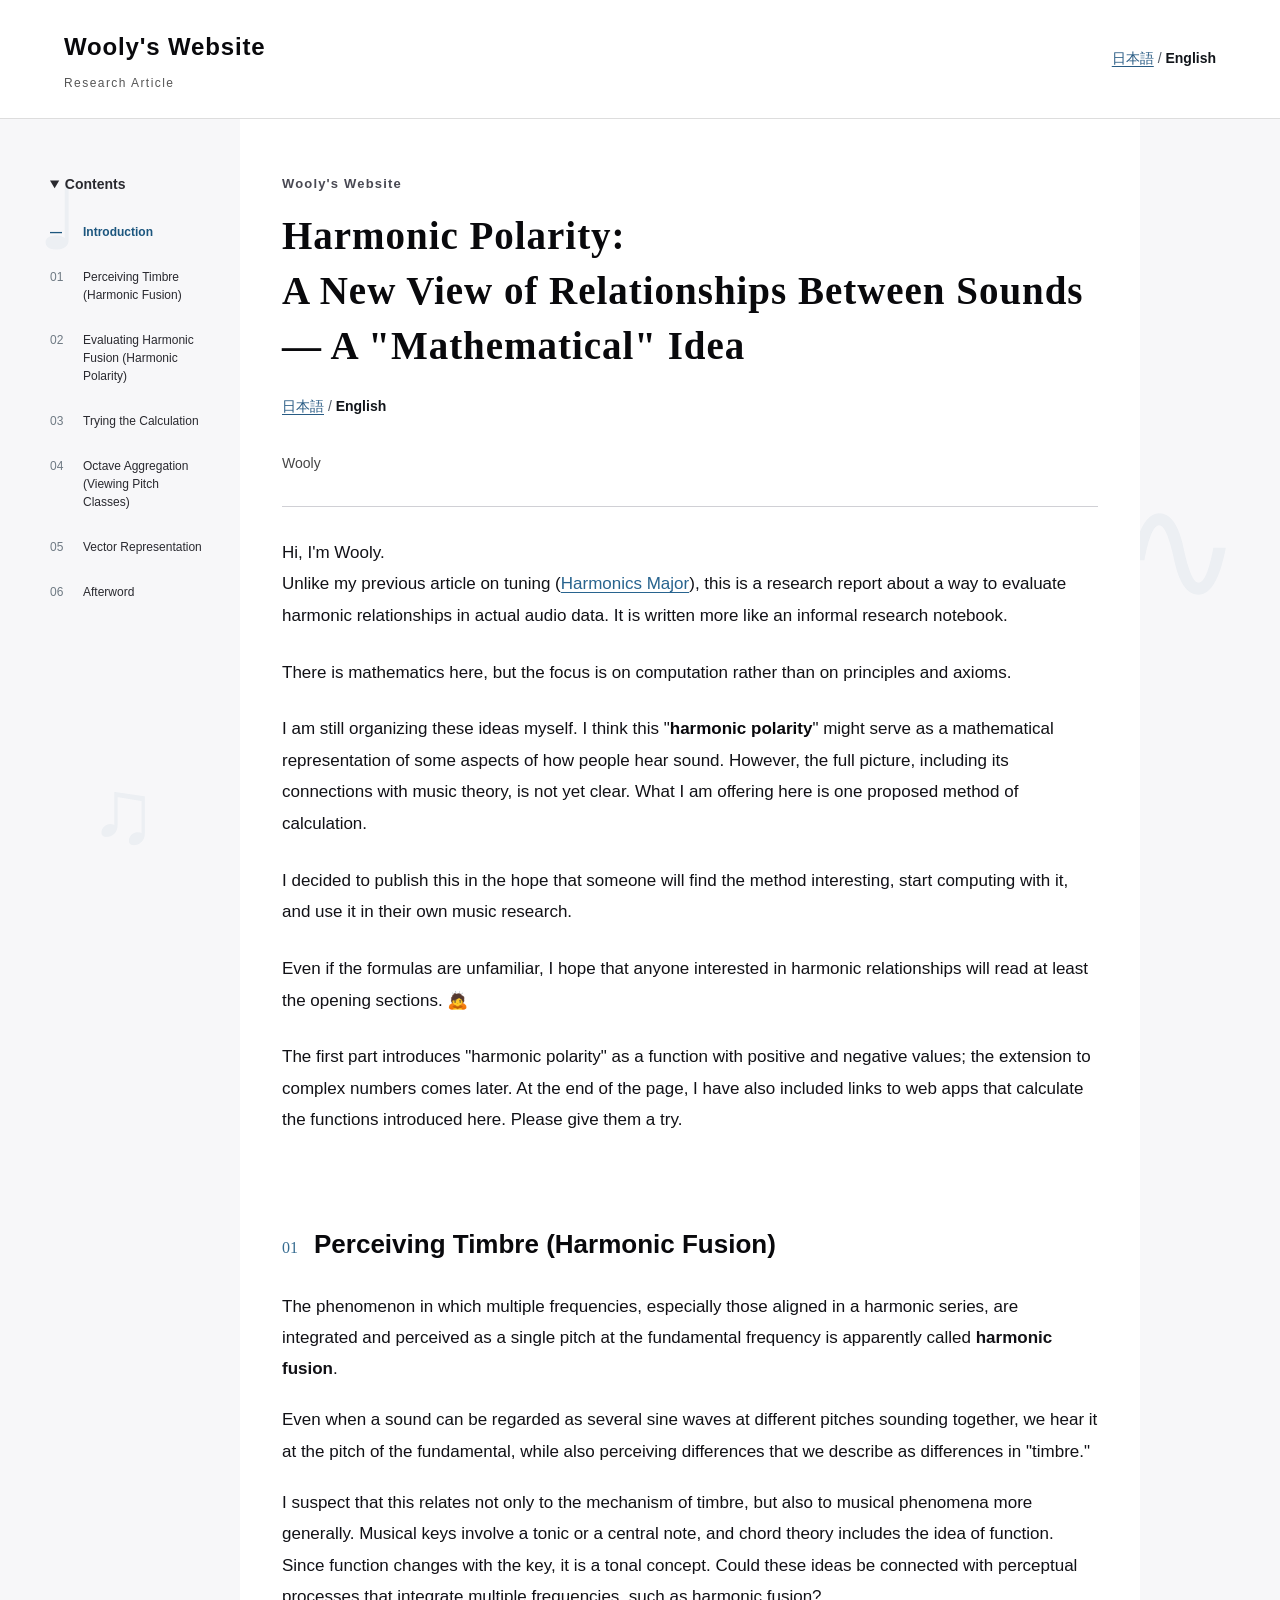
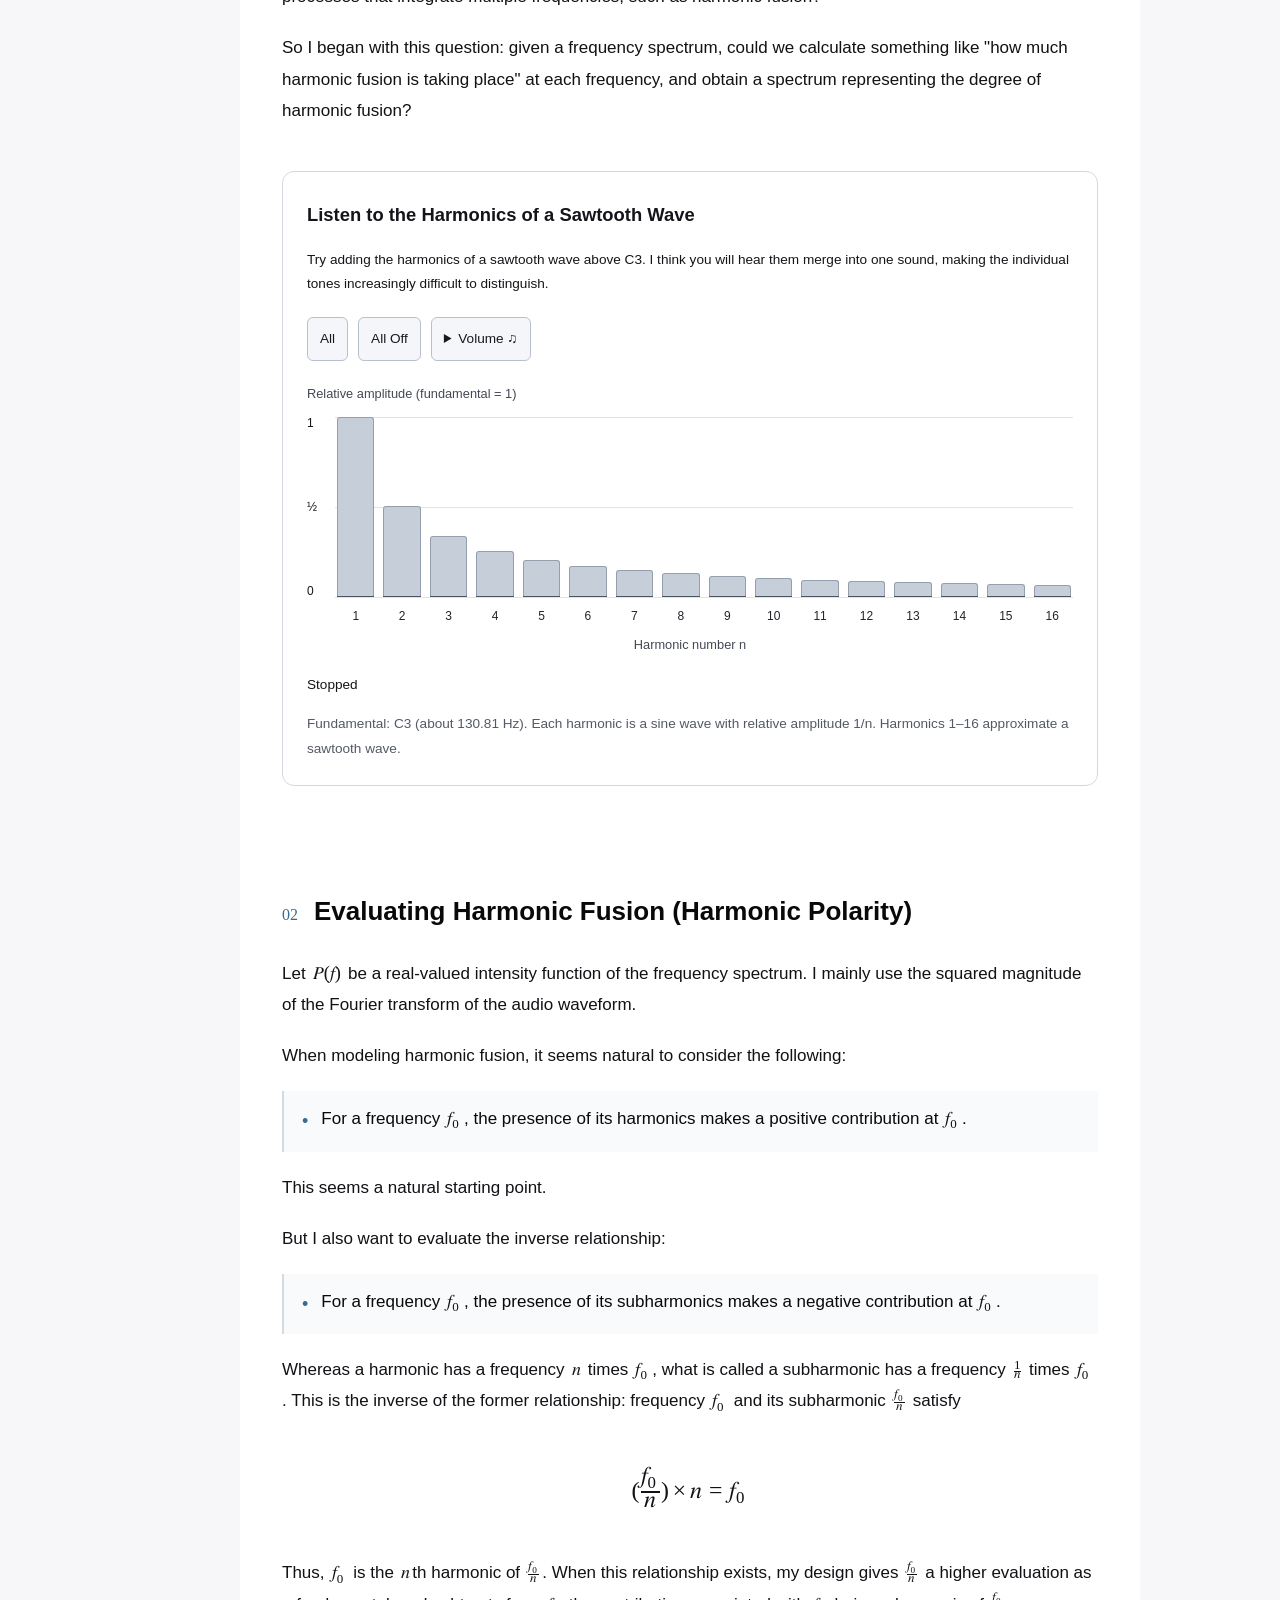
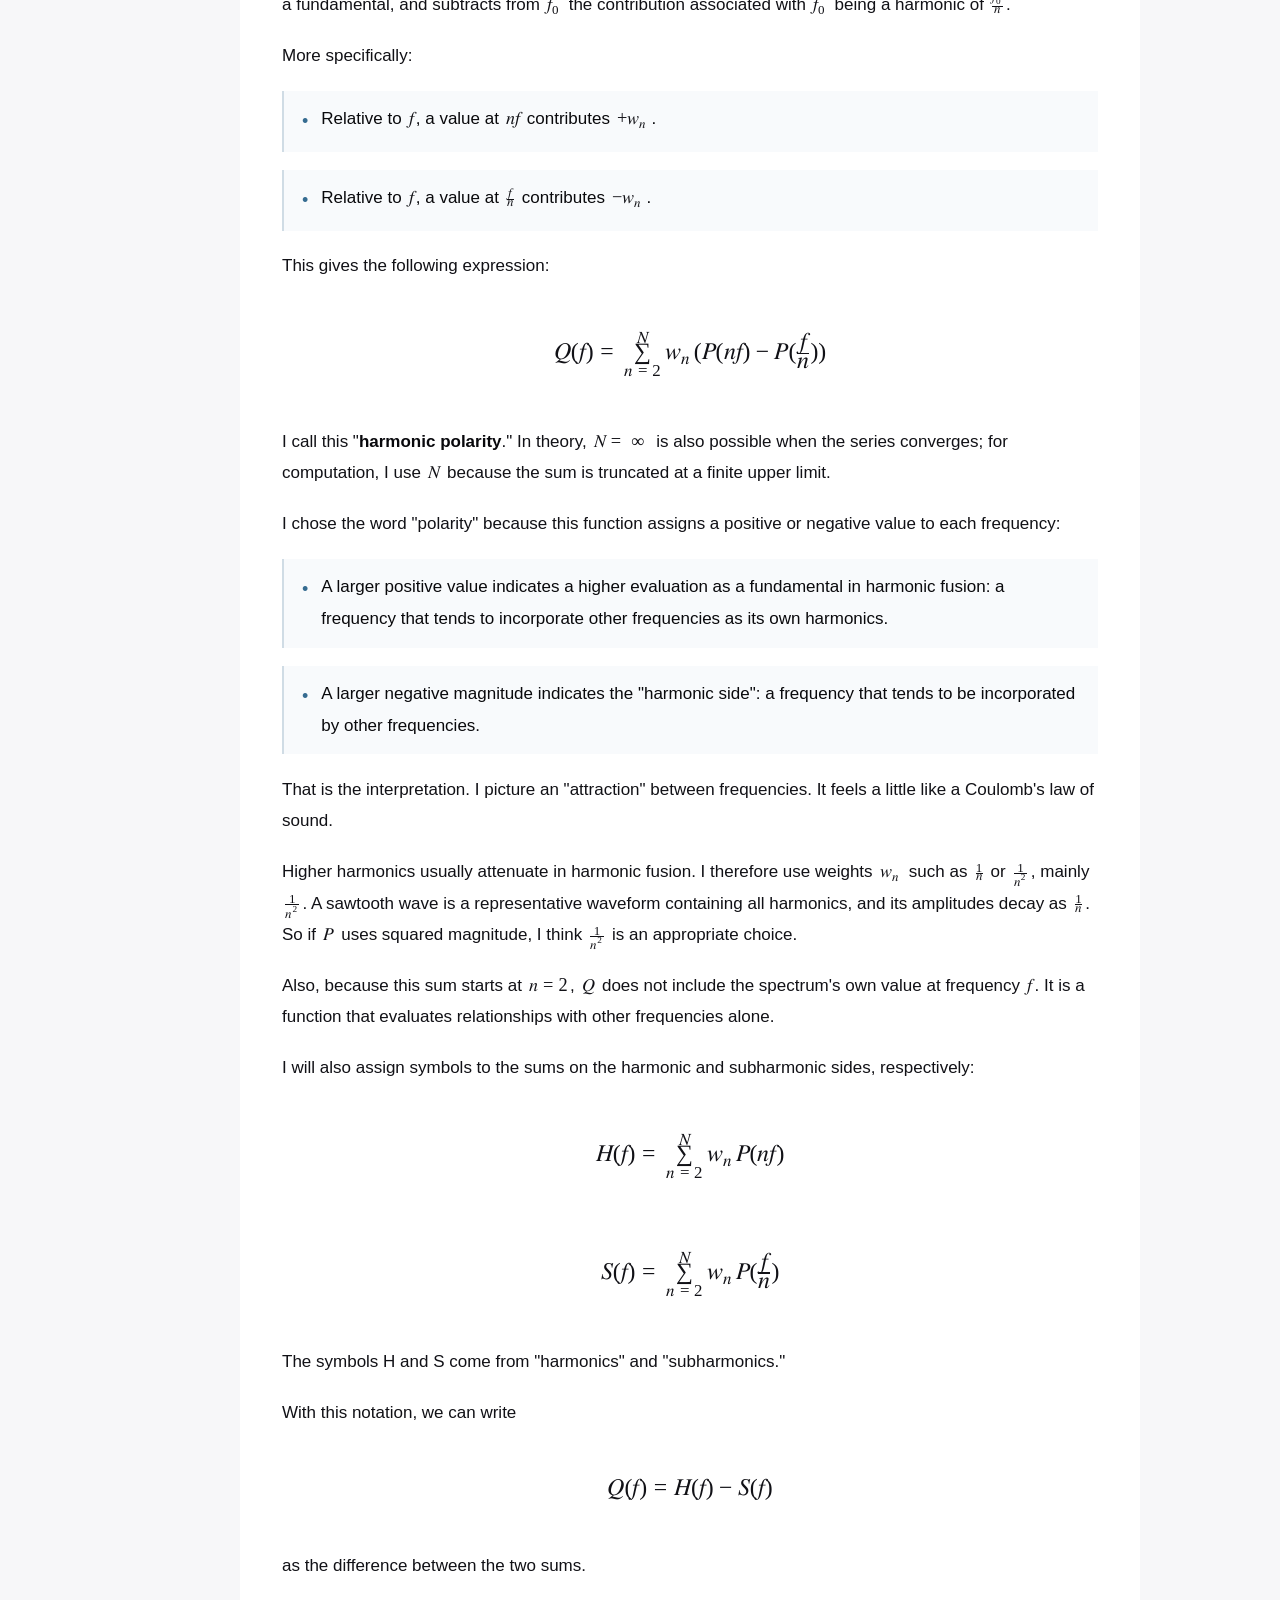
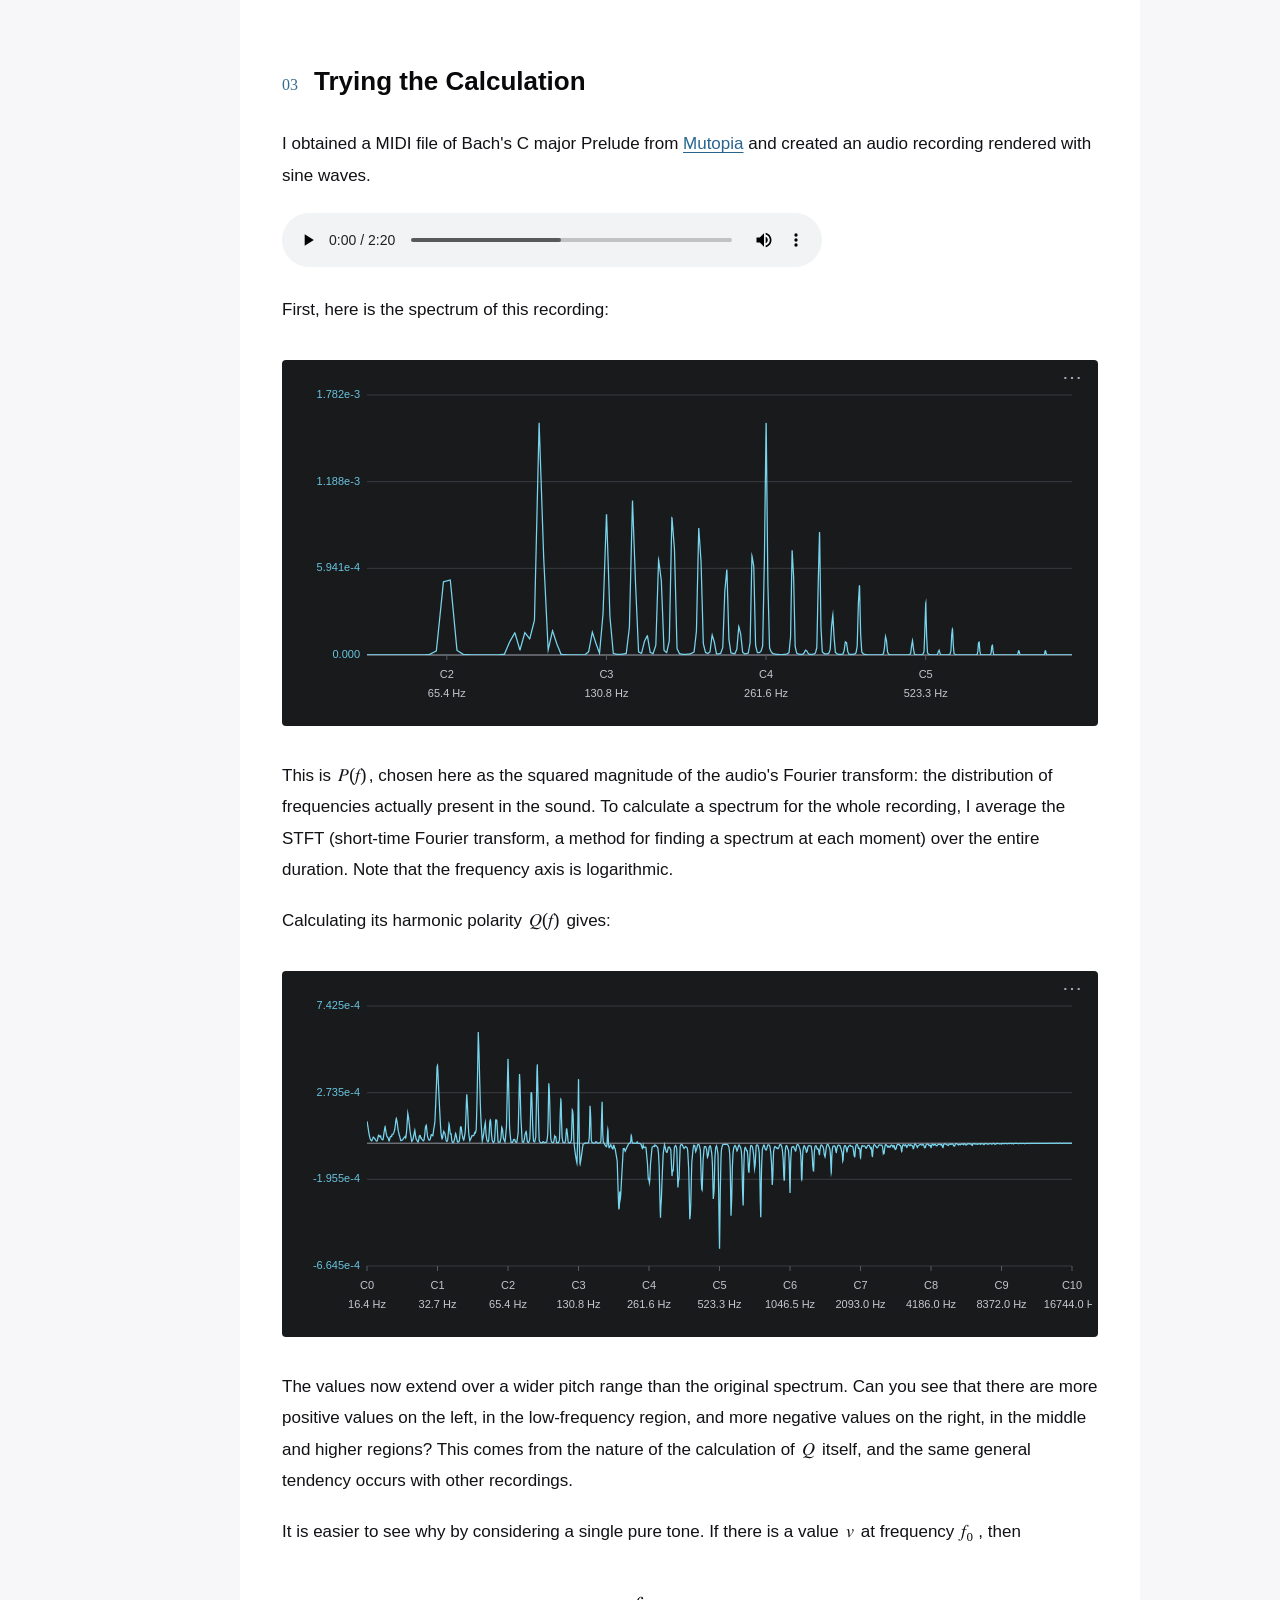
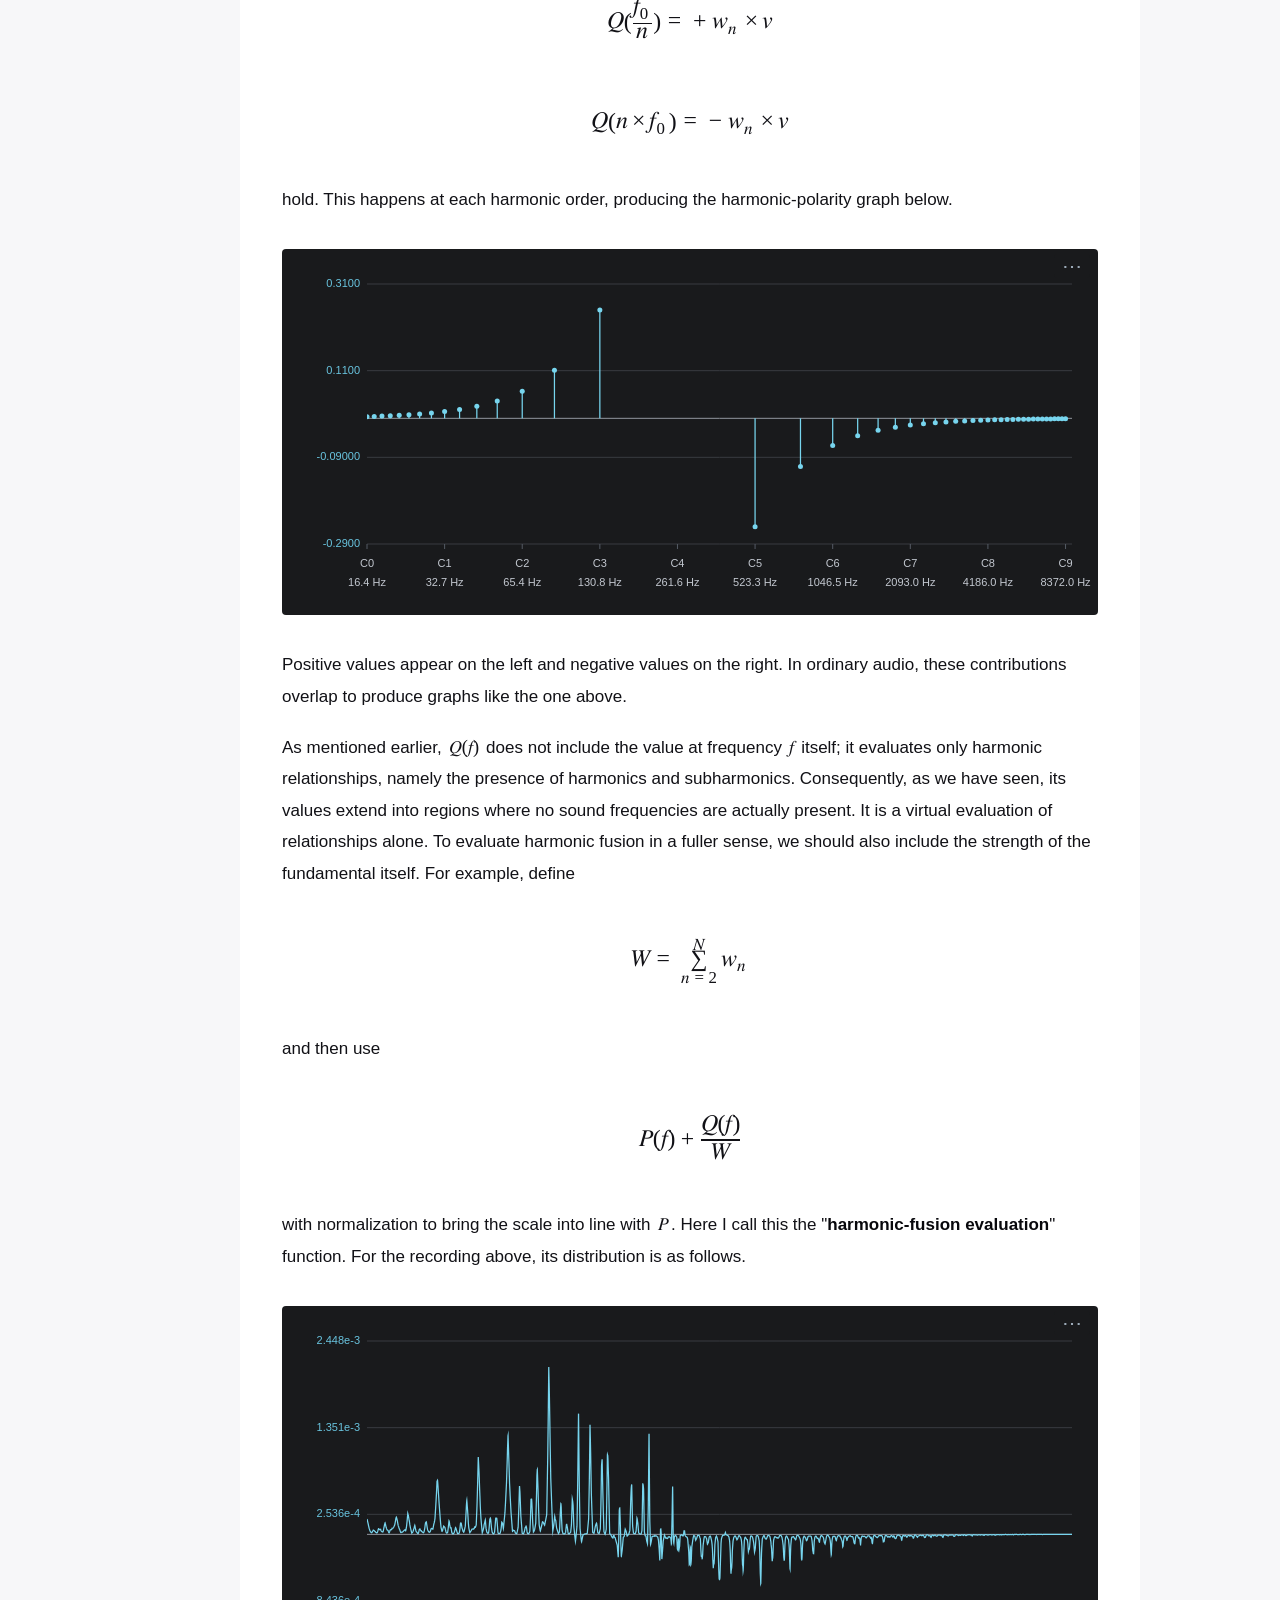
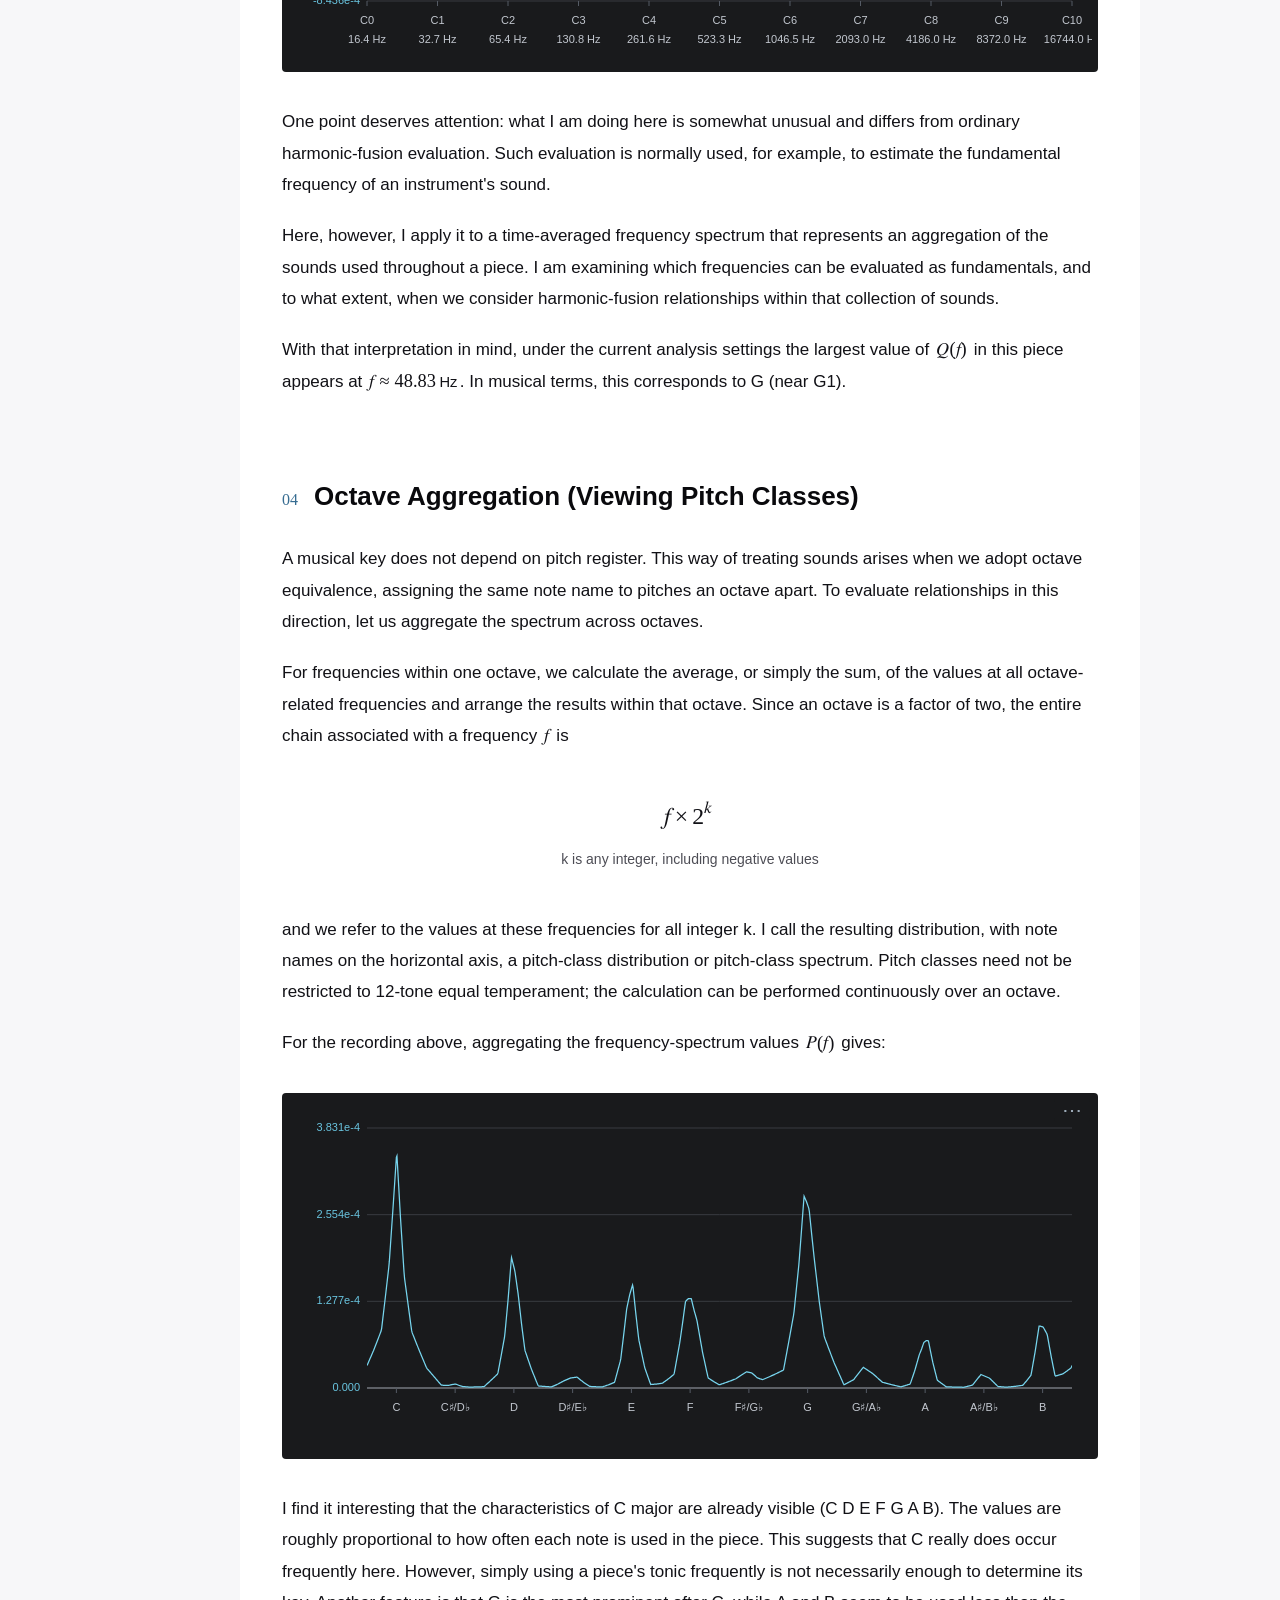
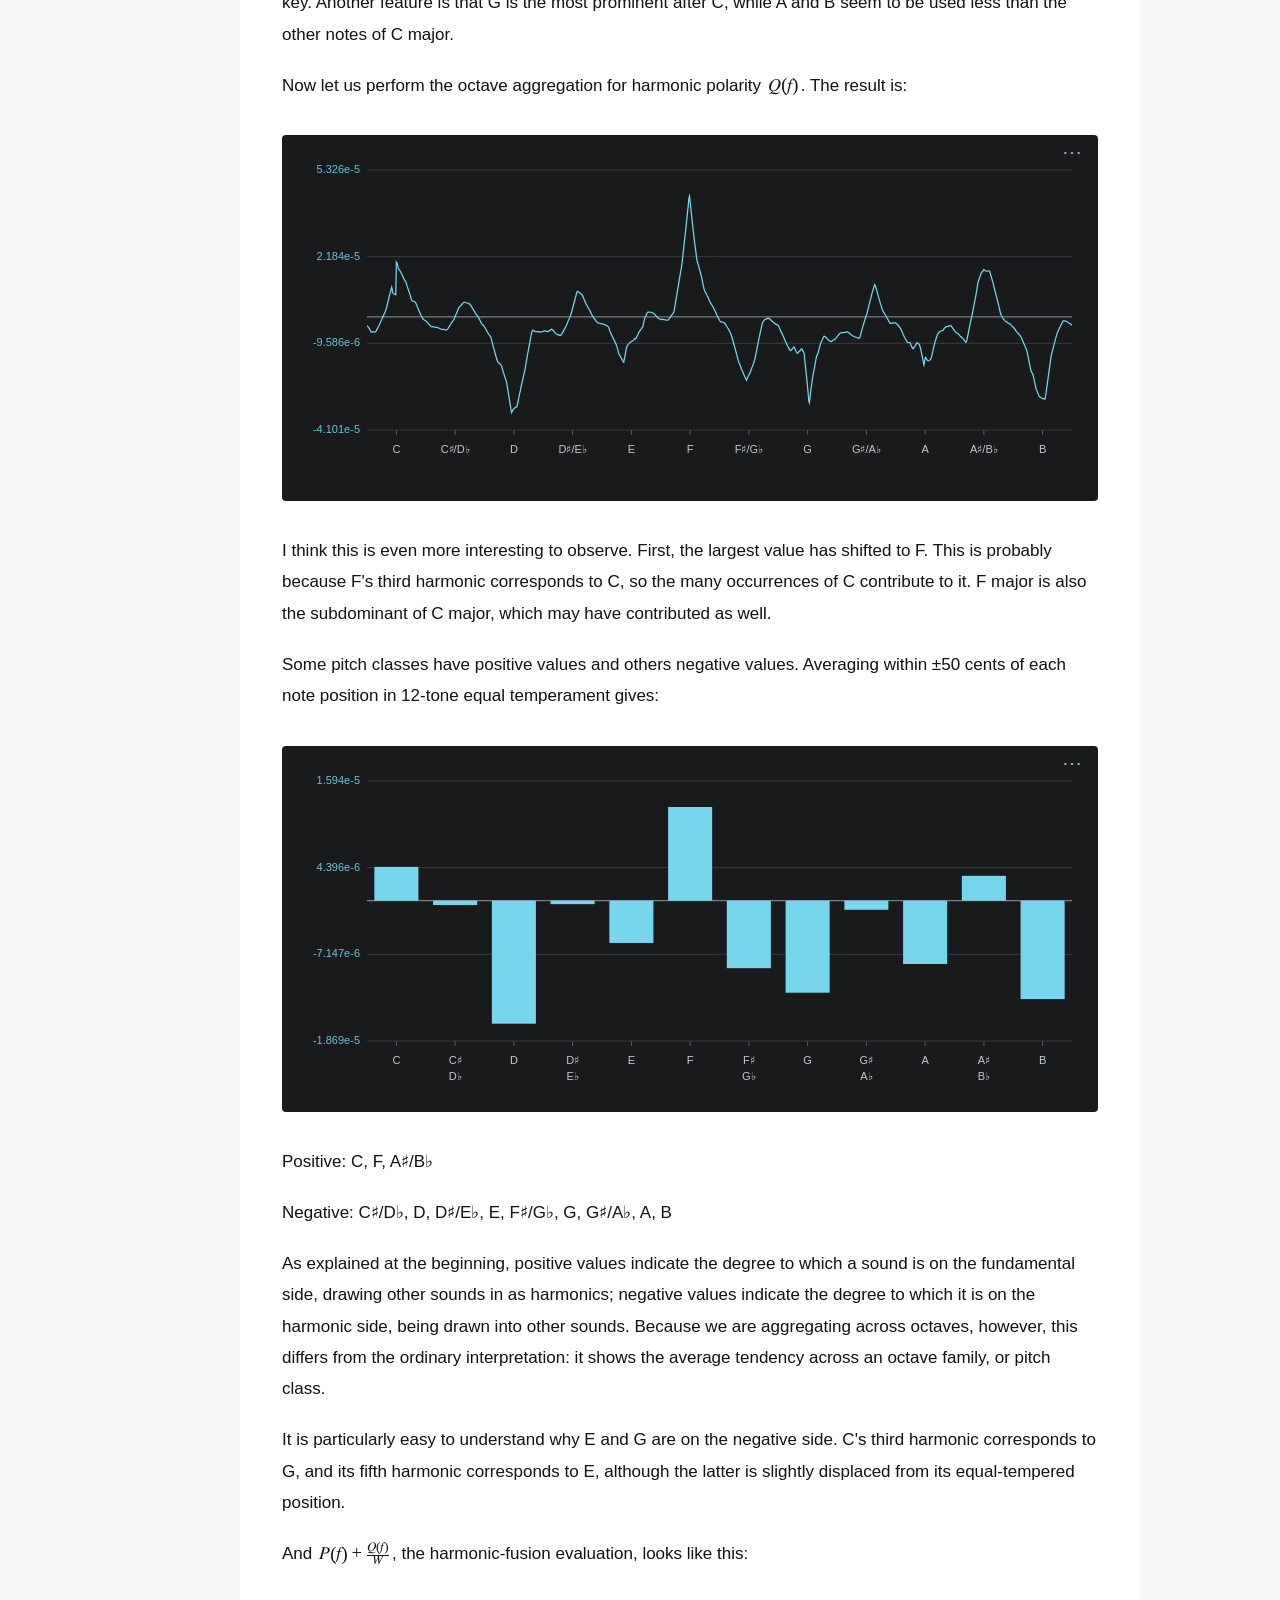
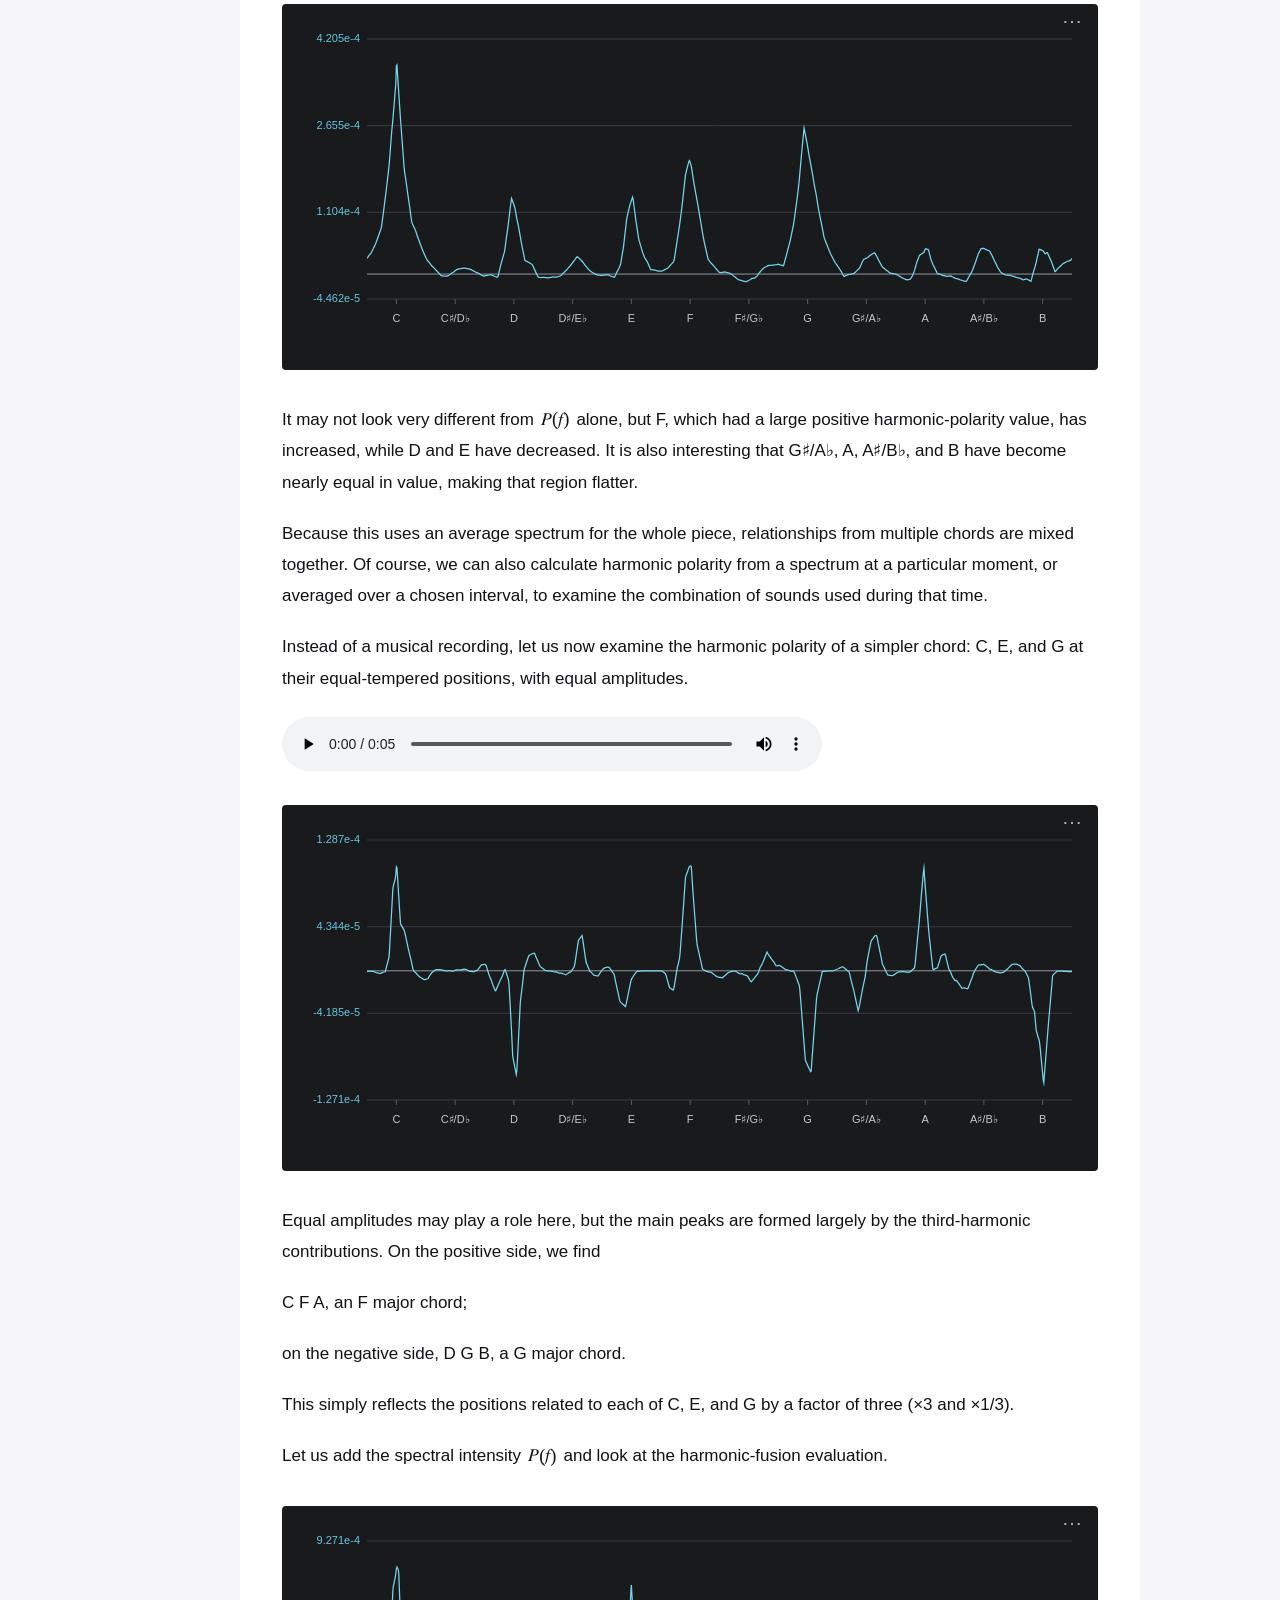
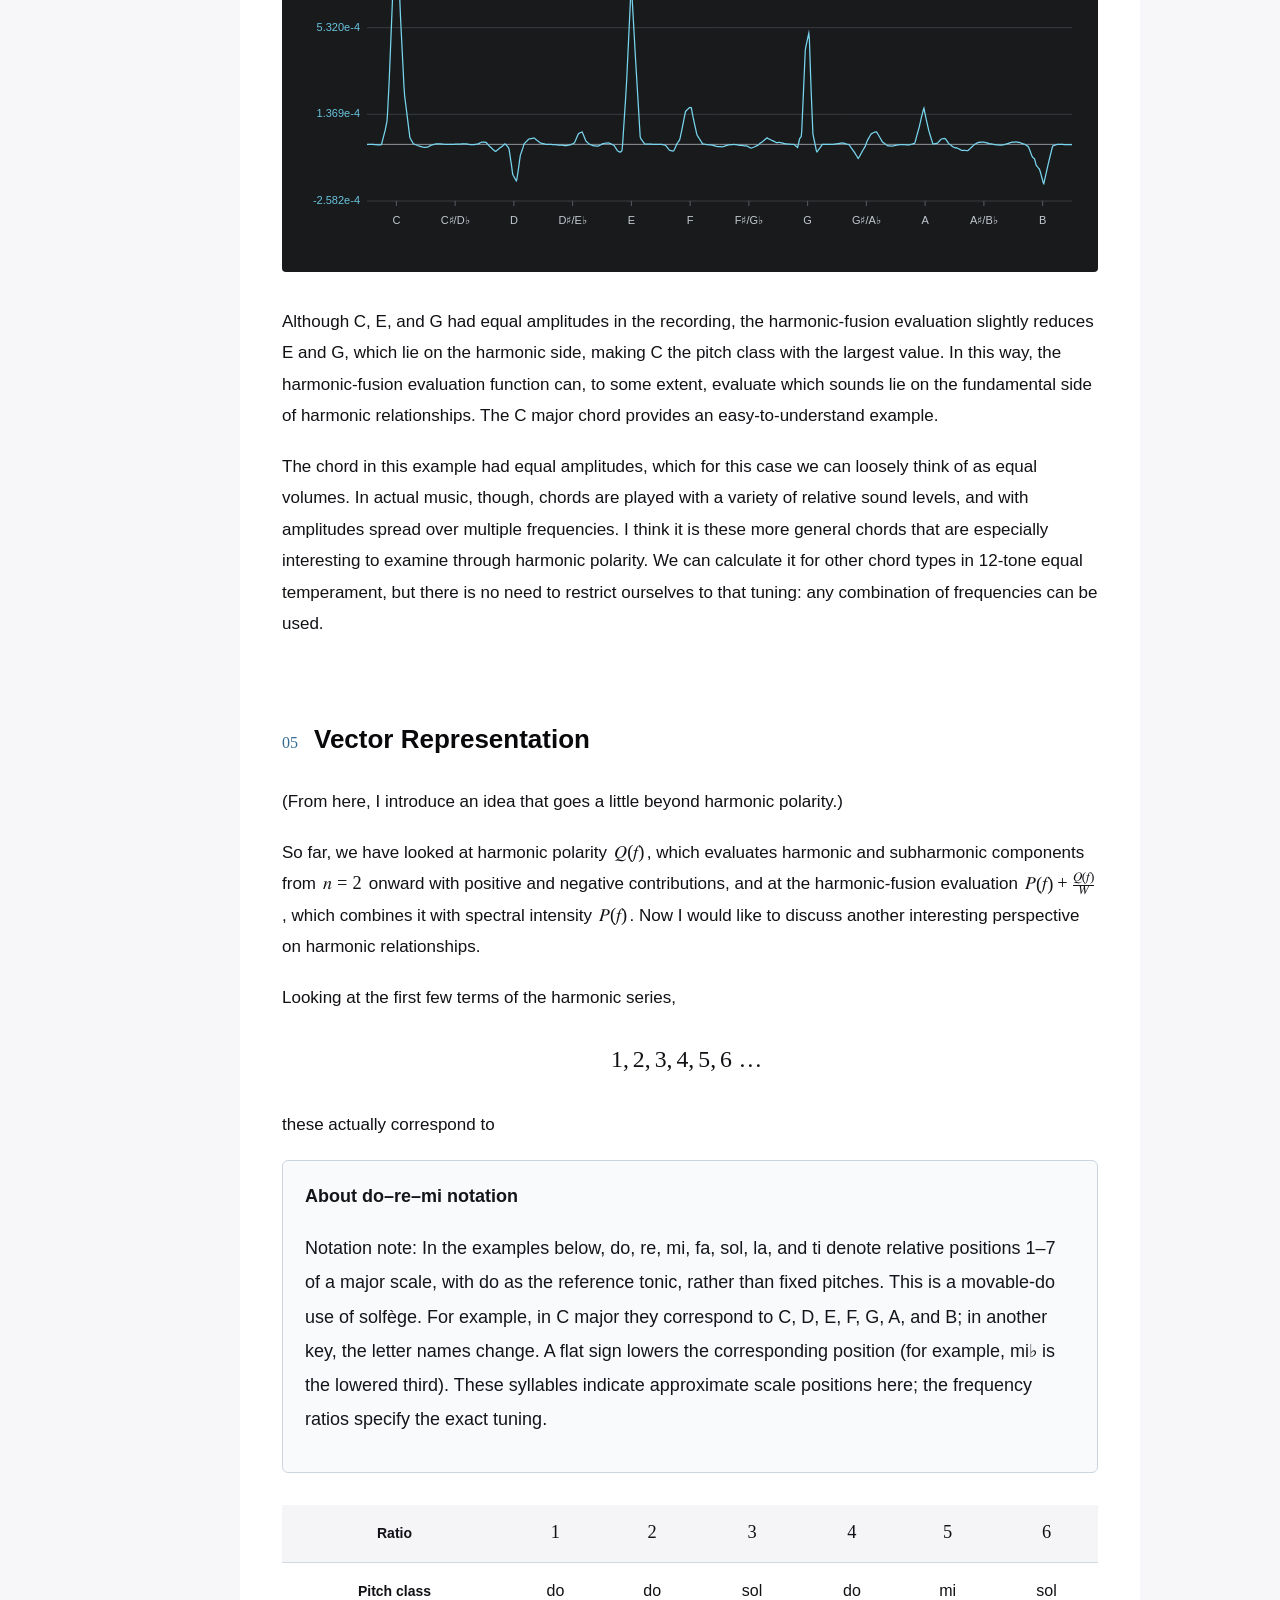
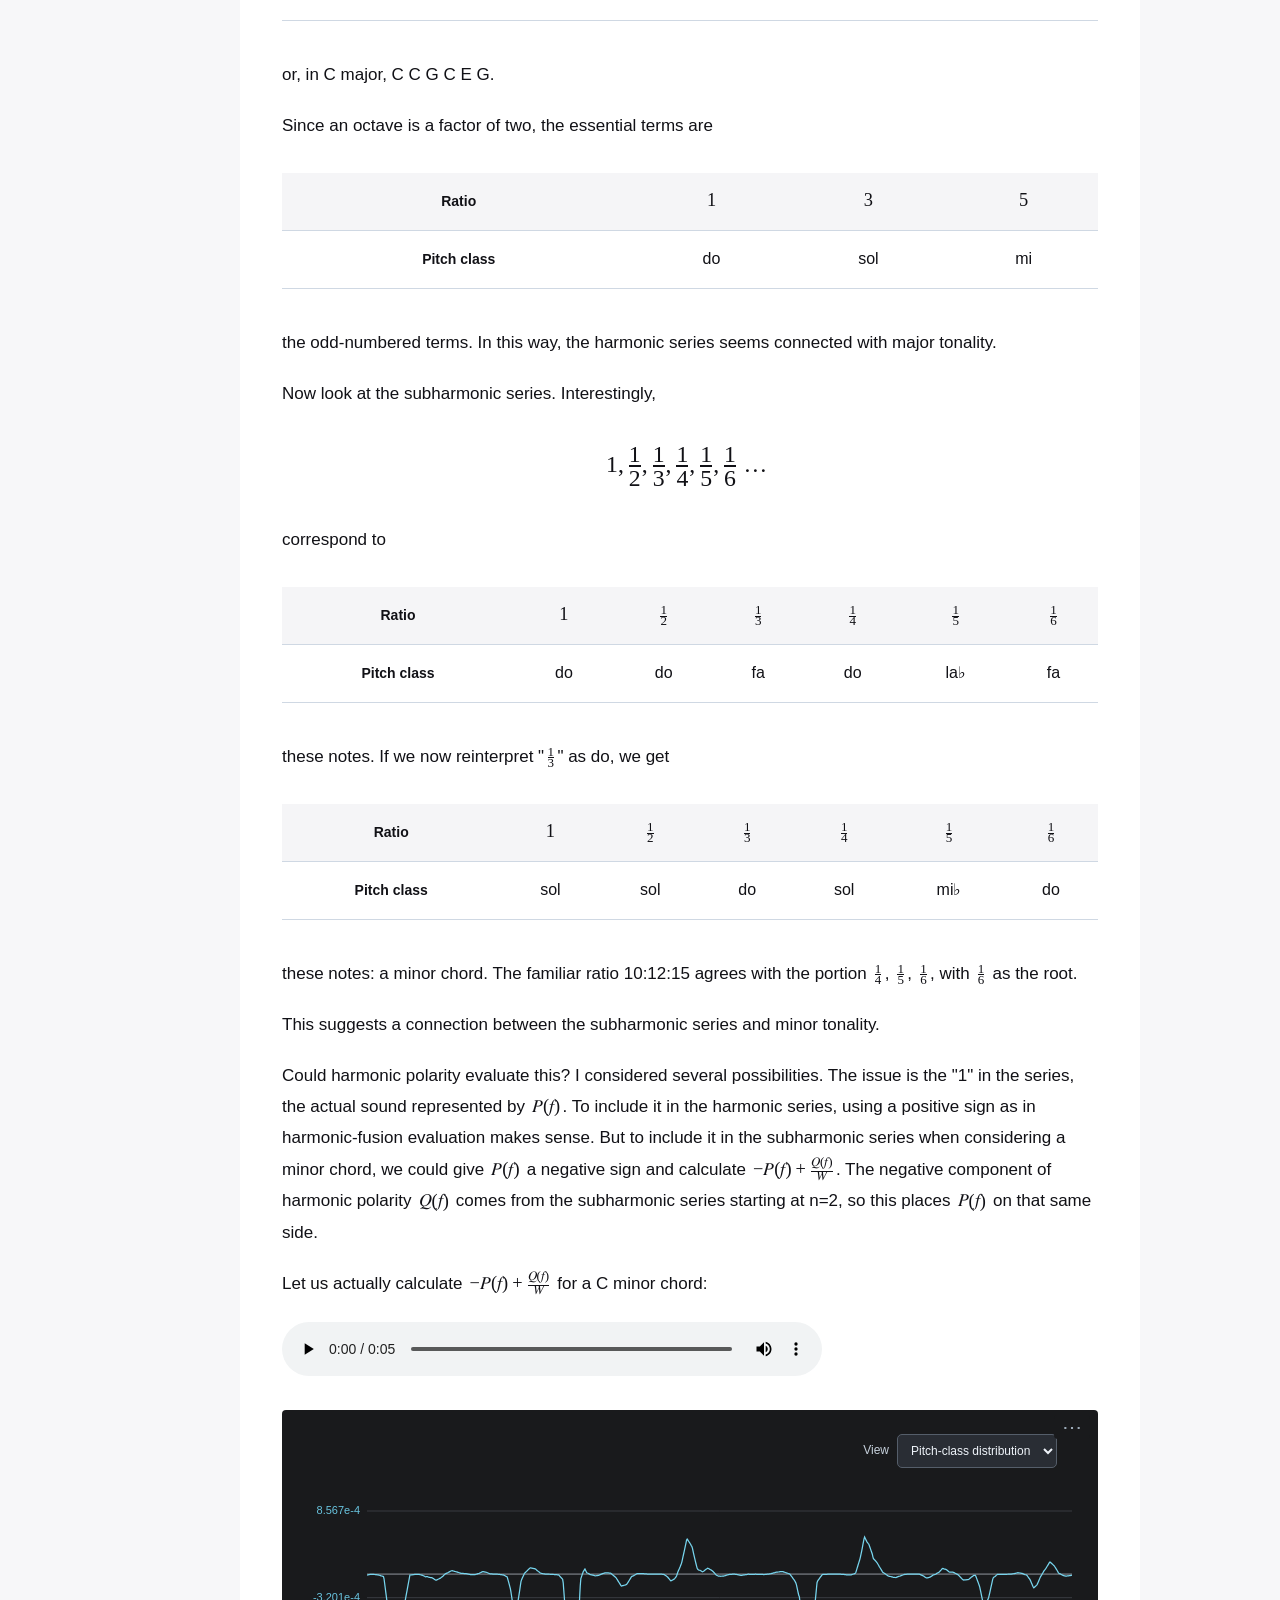
<file: harmonic-polarity-JA-EN-29/en.html>
<!doctype html>
<html lang="en"><head><meta charset="utf-8"><meta name="viewport" content="width=device-width,initial-scale=1">
<title>Harmonic Polarity: A &quot;Mathematical&quot; Idea for a New View of Relationships Between Sounds | Wooly’s Website</title>
<meta name="description" content="A research article on harmonic fusion, subharmonics, harmonic polarity, and complex-vector representations.">
<link rel="stylesheet" href="assets/styles.css"><link rel="stylesheet" href="assets/theme.css"><link rel="stylesheet" href="assets/article.css"><script src="assets/article.js" defer></script>
<link rel="stylesheet" href="assets/research-graphs.css">
<link rel="icon" type="image/png" href="assets/images/wooly.png">
<link rel="alternate" hreflang="ja" href="index.html"><link rel="alternate" hreflang="en" href="en.html"><script src="assets/language-switch.js" defer></script></head><body>
<div class="article-background" aria-hidden="true"><span>♩</span><span>∿</span><span>♫</span></div>
<header class="site-header"><a class="brand" href="#">Wooly's Website<span>Research Article</span></a><nav class="language-links" aria-label="Language"><a data-language-switch href="index.html" lang="ja" hreflang="ja">日本語</a> / <span aria-current="page">English</span></nav></header>
<div class="layout"><nav class="toc" aria-label="Section navigation"><details open><summary>Contents</summary><a href="#intro"><span>—</span>Introduction</a><a href="#section-1"><span>01</span>Perceiving Timbre (Harmonic Fusion)</a><a href="#section-2"><span>02</span>Evaluating Harmonic Fusion (Harmonic Polarity)</a><a href="#section-3"><span>03</span>Trying the Calculation</a><a href="#section-4"><span>04</span>Octave Aggregation (Viewing Pitch Classes)</a><a href="#section-5"><span>05</span>Vector Representation</a><a href="#section-6"><span>06</span>Afterword</a></details></nav>
<main id="main"><div class="article-title" id="intro"><p class="eyebrow">Wooly's Website</p><h1>Harmonic Polarity:<br>A New View of Relationships Between Sounds<br>— A &quot;Mathematical&quot; Idea</h1><nav class="language-links" aria-label="Language"><a data-language-switch href="index.html" lang="ja" hreflang="ja">日本語</a> / <span aria-current="page">English</span></nav><div class="byline">Wooly</div></div><div class="article-introduction" data-source-paragraph="1"><p class="prose lead">Hi, I'm Wooly.<br>Unlike my previous article on tuning (<a href="https://uriop-dogg.github.io/m2_music_math/M2-v10.2-JA-EN/index.html">Harmonics Major</a>), this is a research report about a way to evaluate harmonic relationships in actual audio data. It is written more like an informal research notebook.</p><p class="prose lead">There is mathematics here, but the focus is on computation rather than on principles and axioms.</p><p class="prose lead">I am still organizing these ideas myself. I think this "<strong class="first-term">harmonic polarity</strong>" might serve as a mathematical representation of some aspects of how people hear sound. However, the full picture, including its connections with music theory, is not yet clear. What I am offering here is one proposed method of calculation.</p><p class="prose lead">I decided to publish this in the hope that someone will find the method interesting, start computing with it, and use it in their own music research.</p><p class="prose lead">Even if the formulas are unfamiliar, I hope that anyone interested in harmonic relationships will read at least the opening sections. 🙇</p><p class="prose lead">The first part introduces "harmonic polarity" as a function with positive and negative values; the extension to complex numbers comes later. At the end of the page, I have also included links to web apps that calculate the functions introduced here. Please give them a try.</p></div><section id="section-1" class="chapter"><header class="chapter-heading"><span>01</span><h2>Perceiving Timbre (Harmonic Fusion)</h2></header><p class="prose" data-source-paragraph="3">The phenomenon in which multiple frequencies, especially those aligned in a harmonic series, are integrated and perceived as a single pitch at the fundamental frequency is apparently called <strong>harmonic fusion</strong>.</p><p class="prose" data-source-paragraph="4">Even when a sound can be regarded as several sine waves at different pitches sounding together, we hear it at the pitch of the fundamental, while also perceiving differences that we describe as differences in "timbre."</p><p class="prose" data-source-paragraph="5">I suspect that this relates not only to the mechanism of timbre, but also to musical phenomena more generally. Musical keys involve a tonic or a central note, and chord theory includes the idea of function. Since function changes with the key, it is a tonal concept. Could these ideas be connected with perceptual processes that integrate multiple frequencies, such as harmonic fusion?</p><p class="prose" data-source-paragraph="6">So I began with this question: given a frequency spectrum, could we calculate something like "how much harmonic fusion is taking place" at each frequency, and obtain a spectrum representing the degree of harmonic fusion?</p><figure class="harmonic-explorer" data-harmonic-explorer aria-labelledby="harmonic-title">
<figcaption id="harmonic-title">Listen to the Harmonics of a Sawtooth Wave</figcaption>
<p class="harmonic-help">Try adding the harmonics of a sawtooth wave above C3. I think you will hear them merge into one sound, making the individual tones increasingly difficult to distinguish.</p>
<div class="harmonic-controls"><button type="button" data-all>All</button><button type="button" data-stop>All Off</button><details class="harmonic-volume"><summary aria-label="Adjust volume">Volume ♫</summary><label>Volume <input data-volume type="range" min="0" max="1" step="0.01" value="0.5"></label></details></div>
<div class="harmonic-axis">Relative amplitude (fundamental = 1)</div><div class="harmonic-scroll"><div class="harmonic-chart"><div class="harmonic-ticks" aria-hidden="true"><span>1</span><span>½</span><span>0</span></div><div class="harmonic-bars"><button type="button" class="harmonic-bar" data-harmonic="1" aria-pressed="false" aria-label="Harmonic 1, 130.8 Hz, relative amplitude 1/1"><span class="harmonic-track"><span class="harmonic-fill" style="height:100.0000%"></span></span><span>1</span></button><button type="button" class="harmonic-bar" data-harmonic="2" aria-pressed="false" aria-label="Harmonic 2, 261.6 Hz, relative amplitude 1/2"><span class="harmonic-track"><span class="harmonic-fill" style="height:50.0000%"></span></span><span>2</span></button><button type="button" class="harmonic-bar" data-harmonic="3" aria-pressed="false" aria-label="Harmonic 3, 392.4 Hz, relative amplitude 1/3"><span class="harmonic-track"><span class="harmonic-fill" style="height:33.3333%"></span></span><span>3</span></button><button type="button" class="harmonic-bar" data-harmonic="4" aria-pressed="false" aria-label="Harmonic 4, 523.3 Hz, relative amplitude 1/4"><span class="harmonic-track"><span class="harmonic-fill" style="height:25.0000%"></span></span><span>4</span></button><button type="button" class="harmonic-bar" data-harmonic="5" aria-pressed="false" aria-label="Harmonic 5, 654.1 Hz, relative amplitude 1/5"><span class="harmonic-track"><span class="harmonic-fill" style="height:20.0000%"></span></span><span>5</span></button><button type="button" class="harmonic-bar" data-harmonic="6" aria-pressed="false" aria-label="Harmonic 6, 784.9 Hz, relative amplitude 1/6"><span class="harmonic-track"><span class="harmonic-fill" style="height:16.6667%"></span></span><span>6</span></button><button type="button" class="harmonic-bar" data-harmonic="7" aria-pressed="false" aria-label="Harmonic 7, 915.7 Hz, relative amplitude 1/7"><span class="harmonic-track"><span class="harmonic-fill" style="height:14.2857%"></span></span><span>7</span></button><button type="button" class="harmonic-bar" data-harmonic="8" aria-pressed="false" aria-label="Harmonic 8, 1046.5 Hz, relative amplitude 1/8"><span class="harmonic-track"><span class="harmonic-fill" style="height:12.5000%"></span></span><span>8</span></button><button type="button" class="harmonic-bar" data-harmonic="9" aria-pressed="false" aria-label="Harmonic 9, 1177.3 Hz, relative amplitude 1/9"><span class="harmonic-track"><span class="harmonic-fill" style="height:11.1111%"></span></span><span>9</span></button><button type="button" class="harmonic-bar" data-harmonic="10" aria-pressed="false" aria-label="Harmonic 10, 1308.1 Hz, relative amplitude 1/10"><span class="harmonic-track"><span class="harmonic-fill" style="height:10.0000%"></span></span><span>10</span></button><button type="button" class="harmonic-bar" data-harmonic="11" aria-pressed="false" aria-label="Harmonic 11, 1438.9 Hz, relative amplitude 1/11"><span class="harmonic-track"><span class="harmonic-fill" style="height:9.0909%"></span></span><span>11</span></button><button type="button" class="harmonic-bar" data-harmonic="12" aria-pressed="false" aria-label="Harmonic 12, 1569.8 Hz, relative amplitude 1/12"><span class="harmonic-track"><span class="harmonic-fill" style="height:8.3333%"></span></span><span>12</span></button><button type="button" class="harmonic-bar" data-harmonic="13" aria-pressed="false" aria-label="Harmonic 13, 1700.6 Hz, relative amplitude 1/13"><span class="harmonic-track"><span class="harmonic-fill" style="height:7.6923%"></span></span><span>13</span></button><button type="button" class="harmonic-bar" data-harmonic="14" aria-pressed="false" aria-label="Harmonic 14, 1831.4 Hz, relative amplitude 1/14"><span class="harmonic-track"><span class="harmonic-fill" style="height:7.1429%"></span></span><span>14</span></button><button type="button" class="harmonic-bar" data-harmonic="15" aria-pressed="false" aria-label="Harmonic 15, 1962.2 Hz, relative amplitude 1/15"><span class="harmonic-track"><span class="harmonic-fill" style="height:6.6667%"></span></span><span>15</span></button><button type="button" class="harmonic-bar" data-harmonic="16" aria-pressed="false" aria-label="Harmonic 16, 2093.0 Hz, relative amplitude 1/16"><span class="harmonic-track"><span class="harmonic-fill" style="height:6.2500%"></span></span><span>16</span></button></div></div></div><div class="harmonic-x">Harmonic number n</div>
<p class="harmonic-status" data-status role="status" aria-live="polite">Stopped</p>
<p class="harmonic-note">Fundamental: C3 (about 130.81 Hz). Each harmonic is a sine wave with relative amplitude 1/n. Harmonics 1–16 approximate a sawtooth wave.</p>
</figure></section><section id="section-2" class="chapter"><header class="chapter-heading"><span>02</span><h2>Evaluating Harmonic Fusion (Harmonic Polarity)</h2></header><p class="prose" data-source-paragraph="8">Let <math xmlns="http://www.w3.org/1998/Math/MathML" aria-label="P(f)"><mrow><mi>P</mi><mo>⁡</mo><mrow><mo>(</mo><mi>f</mi><mo>)</mo></mrow></mrow></math> be a real-valued intensity function of the frequency spectrum. I mainly use the squared magnitude of the Fourier transform of the audio waveform.</p><p class="prose" data-source-paragraph="9">When modeling harmonic fusion, it seems natural to consider the following:</p><div class="relation-note" data-source-paragraph="10"><span aria-hidden="true">•</span><p>For a frequency <math xmlns="http://www.w3.org/1998/Math/MathML" aria-label="f_0"><mrow><msub><mi>f</mi><mn>0</mn></msub></mrow></math>, the presence of its harmonics makes a positive contribution at <math xmlns="http://www.w3.org/1998/Math/MathML" aria-label="f_0"><mrow><msub><mi>f</mi><mn>0</mn></msub></mrow></math>.</p></div><p class="prose" data-source-paragraph="11">This seems a natural starting point.</p><p class="prose" data-source-paragraph="12">But I also want to evaluate the inverse relationship:</p><div class="relation-note" data-source-paragraph="13"><span aria-hidden="true">•</span><p>For a frequency <math xmlns="http://www.w3.org/1998/Math/MathML" aria-label="f_0"><mrow><msub><mi>f</mi><mn>0</mn></msub></mrow></math>, the presence of its subharmonics makes a negative contribution at <math xmlns="http://www.w3.org/1998/Math/MathML" aria-label="f_0"><mrow><msub><mi>f</mi><mn>0</mn></msub></mrow></math>.</p></div><p class="prose" data-source-paragraph="14">Whereas a harmonic has a frequency <math xmlns="http://www.w3.org/1998/Math/MathML" aria-label="n"><mrow><mi>n</mi></mrow></math> times <math xmlns="http://www.w3.org/1998/Math/MathML" aria-label="f_0"><mrow><msub><mi>f</mi><mn>0</mn></msub></mrow></math>, what is called a subharmonic has a frequency <math xmlns="http://www.w3.org/1998/Math/MathML" aria-label="1/n"><mrow><mfrac><mrow><mn>1</mn></mrow><mrow><mi>n</mi></mrow></mfrac></mrow></math> times <math xmlns="http://www.w3.org/1998/Math/MathML" aria-label="f_0"><mrow><msub><mi>f</mi><mn>0</mn></msub></mrow></math>. This is the inverse of the former relationship: frequency <math xmlns="http://www.w3.org/1998/Math/MathML" aria-label="f_0"><mrow><msub><mi>f</mi><mn>0</mn></msub></mrow></math> and its subharmonic <math xmlns="http://www.w3.org/1998/Math/MathML" aria-label="f_0/n"><mrow><mfrac><mrow><msub><mi>f</mi><mn>0</mn></msub></mrow><mrow><mi>n</mi></mrow></mfrac></mrow></math> satisfy</p><div class="display-equation" data-source-paragraph="15"><div class="equation-scroll"><div class="equation-centered"><math xmlns="http://www.w3.org/1998/Math/MathML" display="block" aria-label="(f_0/n) * n = f_0"><mrow><mrow><mo>(</mo><mfrac><mrow><msub><mi>f</mi><mn>0</mn></msub></mrow><mrow><mi>n</mi></mrow></mfrac><mo>)</mo></mrow><mo>×</mo><mi>n</mi><mo>=</mo><msub><mi>f</mi><mn>0</mn></msub></mrow></math></div></div></div><p class="prose" data-source-paragraph="16">Thus, <math xmlns="http://www.w3.org/1998/Math/MathML" aria-label="f_0"><mrow><msub><mi>f</mi><mn>0</mn></msub></mrow></math> is the <math xmlns="http://www.w3.org/1998/Math/MathML" aria-label="n"><mrow><mi>n</mi></mrow></math>th harmonic of <math xmlns="http://www.w3.org/1998/Math/MathML" aria-label="f_0/n"><mrow><mfrac><mrow><msub><mi>f</mi><mn>0</mn></msub></mrow><mrow><mi>n</mi></mrow></mfrac></mrow></math>. When this relationship exists, my design gives <math xmlns="http://www.w3.org/1998/Math/MathML" aria-label="f_0/n"><mrow><mfrac><mrow><msub><mi>f</mi><mn>0</mn></msub></mrow><mrow><mi>n</mi></mrow></mfrac></mrow></math> a higher evaluation as a fundamental, and subtracts from <math xmlns="http://www.w3.org/1998/Math/MathML" aria-label="f_0"><mrow><msub><mi>f</mi><mn>0</mn></msub></mrow></math> the contribution associated with <math xmlns="http://www.w3.org/1998/Math/MathML" aria-label="f_0"><mrow><msub><mi>f</mi><mn>0</mn></msub></mrow></math> being a harmonic of <math xmlns="http://www.w3.org/1998/Math/MathML" aria-label="f_0/n"><mrow><mfrac><mrow><msub><mi>f</mi><mn>0</mn></msub></mrow><mrow><mi>n</mi></mrow></mfrac></mrow></math>.</p><p class="prose" data-source-paragraph="17">More specifically:</p><div class="relation-note" data-source-paragraph="18"><span aria-hidden="true">•</span><p>Relative to <math xmlns="http://www.w3.org/1998/Math/MathML" aria-label="f"><mrow><mi>f</mi></mrow></math>, a value at <math xmlns="http://www.w3.org/1998/Math/MathML" aria-label="nf"><mrow><mi>n</mi><mi>f</mi></mrow></math> contributes <math xmlns="http://www.w3.org/1998/Math/MathML" aria-label="+w_n"><mrow><mo>+</mo><msub><mi>w</mi><mi>n</mi></msub></mrow></math>.</p></div><div class="relation-note" data-source-paragraph="19"><span aria-hidden="true">•</span><p>Relative to <math xmlns="http://www.w3.org/1998/Math/MathML" aria-label="f"><mrow><mi>f</mi></mrow></math>, a value at <math xmlns="http://www.w3.org/1998/Math/MathML" aria-label="f/n"><mrow><mfrac><mrow><mi>f</mi></mrow><mrow><mi>n</mi></mrow></mfrac></mrow></math> contributes <math xmlns="http://www.w3.org/1998/Math/MathML" aria-label="-w_n"><mrow><mo>−</mo><msub><mi>w</mi><mi>n</mi></msub></mrow></math>.</p></div><p class="prose" data-source-paragraph="20">This gives the following expression:</p><div class="display-equation" data-source-paragraph="21"><div class="equation-scroll"><div class="equation-centered"><math xmlns="http://www.w3.org/1998/Math/MathML" display="block" aria-label="Q(f)=Σ[n=2, N] w_n*(P(nf) – P(f/n))"><mrow><mi>Q</mi><mo>⁡</mo><mrow><mo>(</mo><mi>f</mi><mo>)</mo></mrow><mo>=</mo><munderover><mo>∑</mo><mrow><mi>n</mi><mo>=</mo><mn>2</mn></mrow><mi>N</mi></munderover><msub><mi>w</mi><mi>n</mi></msub><mrow><mo>(</mo><mi>P</mi><mo>⁡</mo><mrow><mo>(</mo><mi>n</mi><mi>f</mi><mo>)</mo></mrow><mo>−</mo><mi>P</mi><mo>⁡</mo><mrow><mo>(</mo><mfrac><mrow><mi>f</mi></mrow><mrow><mi>n</mi></mrow></mfrac><mo>)</mo></mrow><mo>)</mo></mrow></mrow></math></div></div></div><p class="prose" data-source-paragraph="22">I call this "<strong class="first-term">harmonic polarity</strong>." In theory, <math xmlns="http://www.w3.org/1998/Math/MathML" aria-label="N=∞"><mrow><mi>N</mi><mo>=</mo><mo>∞</mo></mrow></math> is also possible when the series converges; for computation, I use <math xmlns="http://www.w3.org/1998/Math/MathML" aria-label="N"><mrow><mi>N</mi></mrow></math> because the sum is truncated at a finite upper limit.</p><p class="prose" data-source-paragraph="23">I chose the word "polarity" because this function assigns a positive or negative value to each frequency:</p><div class="relation-note" data-source-paragraph="24"><span aria-hidden="true">•</span><p>A larger positive value indicates a higher evaluation as a fundamental in harmonic fusion: a frequency that tends to incorporate other frequencies as its own harmonics.</p></div><div class="relation-note" data-source-paragraph="25"><span aria-hidden="true">•</span><p>A larger negative magnitude indicates the "harmonic side": a frequency that tends to be incorporated by other frequencies.</p></div><p class="prose" data-source-paragraph="26">That is the interpretation. I picture an "attraction" between frequencies. It feels a little like a Coulomb's law of sound.</p><p class="prose" data-source-paragraph="27">Higher harmonics usually attenuate in harmonic fusion. I therefore use weights <math xmlns="http://www.w3.org/1998/Math/MathML" aria-label="w_n"><mrow><msub><mi>w</mi><mi>n</mi></msub></mrow></math> such as <math xmlns="http://www.w3.org/1998/Math/MathML" aria-label="1/n"><mrow><mfrac><mrow><mn>1</mn></mrow><mrow><mi>n</mi></mrow></mfrac></mrow></math> or <math xmlns="http://www.w3.org/1998/Math/MathML" aria-label="1/(n^2)"><mrow><mfrac><mrow><mn>1</mn></mrow><mrow><msup><mi>n</mi><mrow><mn>2</mn></mrow></msup></mrow></mfrac></mrow></math>, mainly <math xmlns="http://www.w3.org/1998/Math/MathML" aria-label="1/(n^2)"><mrow><mfrac><mrow><mn>1</mn></mrow><mrow><msup><mi>n</mi><mrow><mn>2</mn></mrow></msup></mrow></mfrac></mrow></math>. A sawtooth wave is a representative waveform containing all harmonics, and its amplitudes decay as <math xmlns="http://www.w3.org/1998/Math/MathML" aria-label="1/n"><mrow><mfrac><mrow><mn>1</mn></mrow><mrow><mi>n</mi></mrow></mfrac></mrow></math>. So if <math xmlns="http://www.w3.org/1998/Math/MathML" aria-label="P"><mrow><mi>P</mi></mrow></math> uses squared magnitude, I think <math xmlns="http://www.w3.org/1998/Math/MathML" aria-label="1/(n^2)"><mrow><mfrac><mrow><mn>1</mn></mrow><mrow><msup><mi>n</mi><mrow><mn>2</mn></mrow></msup></mrow></mfrac></mrow></math> is an appropriate choice.</p><p class="prose" data-source-paragraph="29">Also, because this sum starts at <math xmlns="http://www.w3.org/1998/Math/MathML" aria-label="n=2"><mrow><mi>n</mi><mo>=</mo><mn>2</mn></mrow></math>, <math xmlns="http://www.w3.org/1998/Math/MathML" aria-label="Q"><mrow><mi>Q</mi></mrow></math> does not include the spectrum's own value at frequency <math xmlns="http://www.w3.org/1998/Math/MathML" aria-label="f"><mrow><mi>f</mi></mrow></math>. It is a function that evaluates relationships with other frequencies alone.</p><p class="prose" data-source-paragraph="31">I will also assign symbols to the sums on the harmonic and subharmonic sides, respectively:</p><div class="display-equation" data-source-paragraph="32"><div class="equation-scroll"><div class="equation-centered"><math xmlns="http://www.w3.org/1998/Math/MathML" display="block" aria-label="H(f) = Σ[n=2, N] w_n*P(nf)"><mrow><mi>H</mi><mo>⁡</mo><mrow><mo>(</mo><mi>f</mi><mo>)</mo></mrow><mo>=</mo><munderover><mo>∑</mo><mrow><mi>n</mi><mo>=</mo><mn>2</mn></mrow><mi>N</mi></munderover><msub><mi>w</mi><mi>n</mi></msub><mi>P</mi><mo>⁡</mo><mrow><mo>(</mo><mi>n</mi><mi>f</mi><mo>)</mo></mrow></mrow></math></div></div></div><div class="display-equation" data-source-paragraph="33"><div class="equation-scroll"><div class="equation-centered"><math xmlns="http://www.w3.org/1998/Math/MathML" display="block" aria-label="S(f) = Σ[n=2, N] w_n*P(f/n)"><mrow><mi>S</mi><mo>⁡</mo><mrow><mo>(</mo><mi>f</mi><mo>)</mo></mrow><mo>=</mo><munderover><mo>∑</mo><mrow><mi>n</mi><mo>=</mo><mn>2</mn></mrow><mi>N</mi></munderover><msub><mi>w</mi><mi>n</mi></msub><mi>P</mi><mo>⁡</mo><mrow><mo>(</mo><mfrac><mrow><mi>f</mi></mrow><mrow><mi>n</mi></mrow></mfrac><mo>)</mo></mrow></mrow></math></div></div></div><p class="prose" data-source-paragraph="34">The symbols H and S come from "harmonics" and "subharmonics."</p><p class="prose" data-source-paragraph="35">With this notation, we can write</p><div class="display-equation" data-source-paragraph="36"><div class="equation-scroll"><div class="equation-centered"><math xmlns="http://www.w3.org/1998/Math/MathML" display="block" aria-label="Q(f)=H(f) – S(f)"><mrow><mi>Q</mi><mo>⁡</mo><mrow><mo>(</mo><mi>f</mi><mo>)</mo></mrow><mo>=</mo><mi>H</mi><mo>⁡</mo><mrow><mo>(</mo><mi>f</mi><mo>)</mo></mrow><mo>−</mo><mi>S</mi><mo>⁡</mo><mrow><mo>(</mo><mi>f</mi><mo>)</mo></mrow></mrow></math></div></div></div><p class="prose" data-source-paragraph="37">as the difference between the two sums.</p></section><section id="section-3" class="chapter"><header class="chapter-heading"><span>03</span><h2>Trying the Calculation</h2></header><p class="prose" data-source-paragraph="39">I obtained a MIDI file of Bach's C major Prelude from <a href="https://www.mutopiaproject.org/cgibin/piece-info.cgi?id=5">Mutopia</a> and created an audio recording rendered with sine waves.</p>
<div class="article-audio"><audio controls preload="metadata" aria-label="Bach&#x27;s C major Prelude, rendered with sine waves"><source src="assets/audio/bach_sine_midi.wav" type="audio/wav">If playback is unavailable, open the <a href="assets/audio/bach_sine_midi.wav">audio file</a>.</audio></div>
<p class="prose" data-source-paragraph="39">First, here is the spectrum of this recording:</p><figure class="research-graph" id="figure-prelude-power" data-source-paragraph="40" data-research-graph data-audio="bach" data-kind="power" data-view="frequency" aria-labelledby="title-prelude-power"><figcaption id="title-prelude-power">C major Prelude · Frequency spectrum</figcaption><p class="graph-status" data-graph-status role="status">Calculated in your browser as the graph approaches the viewport.</p><button type="button" data-action="retry" hidden>Retry</button><canvas tabindex="0" role="img" aria-label="C major Prelude · Frequency spectrum. Drag to pan; use plus/minus to zoom. Download values with CSV.">Once calculation is complete, use CSV to download the graph values.</canvas><details class="graph-menu"><summary aria-label="Graph controls and analysis settings" title="Graph controls and analysis settings">⋯</summary><div class="graph-menu-content">

<p data-graph-subtitle></p><div class="graph-tools"><label>Axis <select data-axis aria-label="Axis for zooming and panning"><option value="x">Horizontal</option><option value="y">Vertical</option><option value="both">Both axes</option></select></label><label>View <select data-view><option value="frequency" selected>Pitch</option><option value="pitch">Pitch class</option></select></label><label data-fold-label hidden>Aggregate <select data-fold><option value="mean">Mean</option><option value="sum">Sum</option></select></label><button type="button" data-action="in" aria-label="Zoom in">＋</button><button type="button" data-action="out" aria-label="Zoom out">−</button><button type="button" data-action="left" aria-label="Pan toward lower pitches">←</button><button type="button" data-action="right" aria-label="Pan toward higher pitches">→</button><button type="button" data-action="fit" aria-label="Fit vertical axis">Fit vertical axis</button><button type="button" data-action="reset" aria-label="Reset">Reset</button><button type="button" data-action="expand" aria-label="Expand">Expand</button><button type="button" data-action="csv" aria-label="CSV">CSV</button></div>

<div data-legend class="phase-legend" hidden></div>

<p class="graph-hint">Drag to pan. Focus the graph and use the wheel, or pinch with two fingers, to zoom. Keyboard: + / − to zoom, ← / → to pan, R to reset.</p>
<div class="graph-readout" data-readout>Move the pointer over the graph to inspect its position and value.</div>
<details><summary>Analysis settings</summary><p data-meta></p><p>Zooming and panning do not change the analysis results. These graphs do not play audio.</p></details>
<noscript>Enable JavaScript to calculate and display this graph.</noscript></div></details></figure><p class="prose" data-source-paragraph="41">This is <math xmlns="http://www.w3.org/1998/Math/MathML" aria-label="P(f)"><mrow><mi>P</mi><mo>⁡</mo><mrow><mo>(</mo><mi>f</mi><mo>)</mo></mrow></mrow></math>, chosen here as the squared magnitude of the audio's Fourier transform: the distribution of frequencies actually present in the sound. To calculate a spectrum for the whole recording, I average the STFT (short-time Fourier transform, a method for finding a spectrum at each moment) over the entire duration. Note that the frequency axis is logarithmic.</p><p class="prose" data-source-paragraph="42">Calculating its harmonic polarity <math xmlns="http://www.w3.org/1998/Math/MathML" aria-label="Q(f)"><mrow><mi>Q</mi><mo>⁡</mo><mrow><mo>(</mo><mi>f</mi><mo>)</mo></mrow></mrow></math> gives:</p><figure class="research-graph" id="figure-prelude-polarity" data-source-paragraph="43" data-research-graph data-audio="bach" data-kind="polarity" data-view="frequency" aria-labelledby="title-prelude-polarity"><figcaption id="title-prelude-polarity">C major Prelude · Pitch spectrum of harmonic polarity</figcaption><p class="graph-status" data-graph-status role="status">Calculated in your browser as the graph approaches the viewport.</p><button type="button" data-action="retry" hidden>Retry</button><canvas tabindex="0" role="img" aria-label="C major Prelude · Pitch spectrum of harmonic polarity. Drag to pan; use plus/minus to zoom. Download values with CSV.">Once calculation is complete, use CSV to download the graph values.</canvas><details class="graph-menu"><summary aria-label="Graph controls and analysis settings" title="Graph controls and analysis settings">⋯</summary><div class="graph-menu-content">

<p data-graph-subtitle></p><div class="graph-tools"><label>Axis <select data-axis aria-label="Axis for zooming and panning"><option value="x">Horizontal</option><option value="y">Vertical</option><option value="both">Both axes</option></select></label><label>View <select data-view><option value="frequency" selected>Pitch</option><option value="pitch">Pitch class</option></select></label><label data-fold-label hidden>Aggregate <select data-fold><option value="mean">Mean</option><option value="sum">Sum</option></select></label><button type="button" data-action="in" aria-label="Zoom in">＋</button><button type="button" data-action="out" aria-label="Zoom out">−</button><button type="button" data-action="left" aria-label="Pan toward lower pitches">←</button><button type="button" data-action="right" aria-label="Pan toward higher pitches">→</button><button type="button" data-action="fit" aria-label="Fit vertical axis">Fit vertical axis</button><button type="button" data-action="reset" aria-label="Reset">Reset</button><button type="button" data-action="expand" aria-label="Expand">Expand</button><button type="button" data-action="csv" aria-label="CSV">CSV</button></div>

<div data-legend class="phase-legend" hidden></div>

<p class="graph-hint">Drag to pan. Focus the graph and use the wheel, or pinch with two fingers, to zoom. Keyboard: + / − to zoom, ← / → to pan, R to reset.</p>
<div class="graph-readout" data-readout>Move the pointer over the graph to inspect its position and value.</div>
<details><summary>Analysis settings</summary><p data-meta></p><p>Zooming and panning do not change the analysis results. These graphs do not play audio.</p></details>
<noscript>Enable JavaScript to calculate and display this graph.</noscript></div></details></figure><p class="prose" data-source-paragraph="44">The values now extend over a wider pitch range than the original spectrum. Can you see that there are more positive values on the left, in the low-frequency region, and more negative values on the right, in the middle and higher regions? This comes from the nature of the calculation of <math xmlns="http://www.w3.org/1998/Math/MathML" aria-label="Q"><mrow><mi>Q</mi></mrow></math> itself, and the same general tendency occurs with other recordings.</p><p class="prose" data-source-paragraph="45">It is easier to see why by considering a single pure tone. If there is a value <math xmlns="http://www.w3.org/1998/Math/MathML" aria-label="v"><mrow><mi>v</mi></mrow></math> at frequency <math xmlns="http://www.w3.org/1998/Math/MathML" aria-label="f_0"><mrow><msub><mi>f</mi><mn>0</mn></msub></mrow></math>, then</p><div class="display-equation" data-source-paragraph="46"><div class="equation-scroll"><div class="equation-centered"><math xmlns="http://www.w3.org/1998/Math/MathML" display="block" aria-label="Q(f_0/n) = +w_n * v"><mrow><mi>Q</mi><mo>⁡</mo><mrow><mo>(</mo><mfrac><mrow><msub><mi>f</mi><mn>0</mn></msub></mrow><mrow><mi>n</mi></mrow></mfrac><mo>)</mo></mrow><mo>=</mo><mo>+</mo><msub><mi>w</mi><mi>n</mi></msub><mo>×</mo><mi>v</mi></mrow></math></div></div></div><div class="display-equation" data-source-paragraph="47"><div class="equation-scroll"><div class="equation-centered"><math xmlns="http://www.w3.org/1998/Math/MathML" display="block" aria-label="Q(n*f_0) = -w_n * v"><mrow><mi>Q</mi><mo>⁡</mo><mrow><mo>(</mo><mi>n</mi><mo>×</mo><msub><mi>f</mi><mn>0</mn></msub><mo>)</mo></mrow><mo>=</mo><mo>−</mo><msub><mi>w</mi><mi>n</mi></msub><mo>×</mo><mi>v</mi></mrow></math></div></div></div><p class="prose" data-source-paragraph="48">hold. This happens at each harmonic order, producing the harmonic-polarity graph below.</p><figure class="research-graph" id="figure-single-tone-relations" data-source-paragraph="49" data-research-graph data-audio="single" data-kind="polarity" data-view="frequency" aria-labelledby="title-single-tone-relations"><figcaption id="title-single-tone-relations">Harmonic relationships of a single pure tone</figcaption><p class="graph-status" data-graph-status role="status">Calculated in your browser as the graph approaches the viewport.</p><button type="button" data-action="retry" hidden>Retry</button><canvas tabindex="0" role="img" aria-label="Harmonic relationships of a single pure tone. Drag to pan; use plus/minus to zoom. Download values with CSV.">Once calculation is complete, use CSV to download the graph values.</canvas><details class="graph-menu"><summary aria-label="Graph controls and analysis settings" title="Graph controls and analysis settings">⋯</summary><div class="graph-menu-content">

<p data-graph-subtitle></p><div class="graph-tools"><label>Axis <select data-axis aria-label="Axis for zooming and panning"><option value="x">Horizontal</option><option value="y">Vertical</option><option value="both">Both axes</option></select></label><label>Pure tone f₀ <input data-root type="range" min="130.81278265" max="1046.5022612" step="any" value="261.6255653" aria-label="Frequency of the pure tone"></label><button type="button" data-action="in" aria-label="Zoom in">＋</button><button type="button" data-action="out" aria-label="Zoom out">−</button><button type="button" data-action="left" aria-label="Pan toward lower pitches">←</button><button type="button" data-action="right" aria-label="Pan toward higher pitches">→</button><button type="button" data-action="fit" aria-label="Fit vertical axis">Fit vertical axis</button><button type="button" data-action="reset" aria-label="Reset">Reset</button><button type="button" data-action="expand" aria-label="Expand">Expand</button><button type="button" data-action="csv" aria-label="CSV">CSV</button></div>

<div data-legend class="phase-legend" hidden></div>

<p class="graph-hint">Drag to pan. Focus the graph and use the wheel, or pinch with two fingers, to zoom. Keyboard: + / − to zoom, ← / → to pan, R to reset.</p>
<div class="graph-readout" data-readout>Move the pointer over the graph to inspect its position and value.</div>
<details><summary>Analysis settings</summary><p data-meta></p><p>Zooming and panning do not change the analysis results. These graphs do not play audio.</p></details>
<noscript>Enable JavaScript to calculate and display this graph.</noscript></div></details></figure>
<p class="prose" data-web-addition="single-tone-explanation">Positive values appear on the left and negative values on the right. In ordinary audio, these contributions overlap to produce graphs like the one above.</p>
<p class="prose" data-source-paragraph="51">As mentioned earlier, <math xmlns="http://www.w3.org/1998/Math/MathML" aria-label="Q(f)"><mrow><mi>Q</mi><mo>⁡</mo><mrow><mo>(</mo><mi>f</mi><mo>)</mo></mrow></mrow></math> does not include the value at frequency <math xmlns="http://www.w3.org/1998/Math/MathML" aria-label="f"><mrow><mi>f</mi></mrow></math> itself; it evaluates only harmonic relationships, namely the presence of harmonics and subharmonics. Consequently, as we have seen, its values extend into regions where no sound frequencies are actually present. It is a virtual evaluation of relationships alone. To evaluate harmonic fusion in a fuller sense, we should also include the strength of the fundamental itself. For example, define</p><div class="display-equation" data-source-paragraph="52"><div class="equation-scroll"><div class="equation-centered"><math xmlns="http://www.w3.org/1998/Math/MathML" display="block" aria-label="W=Σ[n=2, N] w_n"><mrow><mi>W</mi><mo>=</mo><munderover><mo>∑</mo><mrow><mi>n</mi><mo>=</mo><mn>2</mn></mrow><mi>N</mi></munderover><msub><mi>w</mi><mi>n</mi></msub></mrow></math></div></div></div><p class="prose" data-source-paragraph="53">and then use</p><div class="display-equation" data-source-paragraph="54"><div class="equation-scroll"><div class="equation-centered"><math xmlns="http://www.w3.org/1998/Math/MathML" display="block" aria-label="P(f) + Q(f)/W"><mrow><mi>P</mi><mo>⁡</mo><mrow><mo>(</mo><mi>f</mi><mo>)</mo></mrow><mo>+</mo><mfrac><mrow><mi>Q</mi><mo>⁡</mo><mrow><mo>(</mo><mi>f</mi><mo>)</mo></mrow></mrow><mrow><mi>W</mi></mrow></mfrac></mrow></math></div></div></div><p class="prose" data-source-paragraph="55">with normalization to bring the scale into line with <math xmlns="http://www.w3.org/1998/Math/MathML" aria-label="P"><mrow><mi>P</mi></mrow></math>. Here I call this the "<strong class="first-term">harmonic-fusion evaluation</strong>" function. For the recording above, its distribution is as follows.</p><figure class="research-graph" id="figure-prelude-fusion" data-source-paragraph="56" data-research-graph data-audio="bach" data-kind="fusion" data-view="frequency" aria-labelledby="title-prelude-fusion"><figcaption id="title-prelude-fusion">C major Prelude · Harmonic-fusion evaluation</figcaption><p class="graph-status" data-graph-status role="status">Calculated in your browser as the graph approaches the viewport.</p><button type="button" data-action="retry" hidden>Retry</button><canvas tabindex="0" role="img" aria-label="C major Prelude · Harmonic-fusion evaluation. Drag to pan; use plus/minus to zoom. Download values with CSV.">Once calculation is complete, use CSV to download the graph values.</canvas><details class="graph-menu"><summary aria-label="Graph controls and analysis settings" title="Graph controls and analysis settings">⋯</summary><div class="graph-menu-content">

<p data-graph-subtitle></p><div class="graph-tools"><label>Axis <select data-axis aria-label="Axis for zooming and panning"><option value="x">Horizontal</option><option value="y">Vertical</option><option value="both">Both axes</option></select></label><label>View <select data-view><option value="frequency" selected>Pitch</option><option value="pitch">Pitch class</option></select></label><label data-fold-label hidden>Aggregate <select data-fold><option value="mean">Mean</option><option value="sum">Sum</option></select></label><button type="button" data-action="in" aria-label="Zoom in">＋</button><button type="button" data-action="out" aria-label="Zoom out">−</button><button type="button" data-action="left" aria-label="Pan toward lower pitches">←</button><button type="button" data-action="right" aria-label="Pan toward higher pitches">→</button><button type="button" data-action="fit" aria-label="Fit vertical axis">Fit vertical axis</button><button type="button" data-action="reset" aria-label="Reset">Reset</button><button type="button" data-action="expand" aria-label="Expand">Expand</button><button type="button" data-action="csv" aria-label="CSV">CSV</button></div>

<div data-legend class="phase-legend" hidden></div>

<p class="graph-hint">Drag to pan. Focus the graph and use the wheel, or pinch with two fingers, to zoom. Keyboard: + / − to zoom, ← / → to pan, R to reset.</p>
<div class="graph-readout" data-readout>Move the pointer over the graph to inspect its position and value.</div>
<details><summary>Analysis settings</summary><p data-meta></p><p>Zooming and panning do not change the analysis results. These graphs do not play audio.</p></details>
<noscript>Enable JavaScript to calculate and display this graph.</noscript></div></details></figure><p class="prose" data-source-paragraph="57">One point deserves attention: what I am doing here is somewhat unusual and differs from ordinary harmonic-fusion evaluation. Such evaluation is normally used, for example, to estimate the fundamental frequency of an instrument's sound.</p><p class="prose" data-source-paragraph="58">Here, however, I apply it to a time-averaged frequency spectrum that represents an aggregation of the sounds used throughout a piece. I am examining which frequencies can be evaluated as fundamentals, and to what extent, when we consider harmonic-fusion relationships within that collection of sounds.</p><p class="prose" data-source-paragraph="59">With that interpretation in mind, under the current analysis settings the largest value of <math xmlns="http://www.w3.org/1998/Math/MathML" aria-label="Q(f)"><mrow><mi>Q</mi><mo>⁡</mo><mrow><mo>(</mo><mi>f</mi><mo>)</mo></mrow></mrow></math> in this piece appears at <math xmlns="http://www.w3.org/1998/Math/MathML" aria-label="f ≈ 48.83 Hz"><mrow><mi>f</mi><mo>≈</mo><mn>48.83</mn><mspace width="0.2em"/><mtext>Hz</mtext></mrow></math>. In musical terms, this corresponds to G (near G1).</p></section><section id="section-4" class="chapter"><header class="chapter-heading"><span>04</span><h2>Octave Aggregation (Viewing Pitch Classes)</h2></header><p class="prose" data-source-paragraph="62">A musical key does not depend on pitch register. This way of treating sounds arises when we adopt octave equivalence, assigning the same note name to pitches an octave apart. To evaluate relationships in this direction, let us aggregate the spectrum across octaves.</p><p class="prose" data-source-paragraph="63">For frequencies within one octave, we calculate the average, or simply the sum, of the values at all octave-related frequencies and arrange the results within that octave. Since an octave is a factor of two, the entire chain associated with a frequency <math xmlns="http://www.w3.org/1998/Math/MathML" aria-label="f"><mrow><mi>f</mi></mrow></math> is</p><div class="display-equation" data-source-paragraph="64"><div class="equation-scroll"><div class="equation-centered"><math xmlns="http://www.w3.org/1998/Math/MathML" display="block" aria-label="f * 2^k (k is any integer, including negative values)"><mrow><mi>f</mi><mo>×</mo><msup><mn>2</mn><mrow><mi>k</mi></mrow></msup></mrow></math></div></div><p class="equation-condition">k is any integer, including negative values</p></div><p class="prose" data-source-paragraph="65">and we refer to the values at these frequencies for all integer k. I call the resulting distribution, with note names on the horizontal axis, a pitch-class distribution or pitch-class spectrum. Pitch classes need not be restricted to 12-tone equal temperament; the calculation can be performed continuously over an octave.</p><p class="prose" data-source-paragraph="66">For the recording above, aggregating the frequency-spectrum values <math xmlns="http://www.w3.org/1998/Math/MathML" aria-label="P(f)"><mrow><mi>P</mi><mo>⁡</mo><mrow><mo>(</mo><mi>f</mi><mo>)</mo></mrow></mrow></math> gives:</p><figure class="research-graph" id="figure-prelude-pitch-power" data-source-paragraph="67" data-research-graph data-audio="bach" data-kind="power" data-view="pitch" aria-labelledby="title-prelude-pitch-power"><figcaption id="title-prelude-pitch-power">C major Prelude · Pitch-class distribution</figcaption><p class="graph-status" data-graph-status role="status">Calculated in your browser as the graph approaches the viewport.</p><button type="button" data-action="retry" hidden>Retry</button><canvas tabindex="0" role="img" aria-label="C major Prelude · Pitch-class distribution. Drag to pan; use plus/minus to zoom. Download values with CSV.">Once calculation is complete, use CSV to download the graph values.</canvas><details class="graph-menu"><summary aria-label="Graph controls and analysis settings" title="Graph controls and analysis settings">⋯</summary><div class="graph-menu-content">

<p data-graph-subtitle></p><div class="graph-tools"><label>Axis <select data-axis aria-label="Axis for zooming and panning"><option value="x">Horizontal</option><option value="y">Vertical</option><option value="both">Both axes</option></select></label><label>View <select data-view><option value="frequency">Pitch</option><option value="pitch" selected>Pitch class</option></select></label><label data-fold-label>Aggregate <select data-fold><option value="mean">Mean</option><option value="sum">Sum</option></select></label><button type="button" data-action="in" aria-label="Zoom in">＋</button><button type="button" data-action="out" aria-label="Zoom out">−</button><button type="button" data-action="left" aria-label="Pan toward lower pitches">←</button><button type="button" data-action="right" aria-label="Pan toward higher pitches">→</button><button type="button" data-action="fit" aria-label="Fit vertical axis">Fit vertical axis</button><button type="button" data-action="reset" aria-label="Reset">Reset</button><button type="button" data-action="expand" aria-label="Expand">Expand</button><button type="button" data-action="csv" aria-label="CSV">CSV</button></div>

<div data-legend class="phase-legend" hidden></div>

<p class="graph-hint">Drag to pan. Focus the graph and use the wheel, or pinch with two fingers, to zoom. Keyboard: + / − to zoom, ← / → to pan, R to reset.</p>
<div class="graph-readout" data-readout>Move the pointer over the graph to inspect its position and value.</div>
<details><summary>Analysis settings</summary><p data-meta></p><p>Zooming and panning do not change the analysis results. These graphs do not play audio.</p></details>
<noscript>Enable JavaScript to calculate and display this graph.</noscript></div></details></figure><p class="prose" data-source-paragraph="68">I find it interesting that the characteristics of C major are already visible (C D E F G A B). The values are roughly proportional to how often each note is used in the piece. This suggests that C really does occur frequently here. However, simply using a piece's tonic frequently is not necessarily enough to determine its key. Another feature is that G is the most prominent after C, while A and B seem to be used less than the other notes of C major.</p><p class="prose" data-source-paragraph="69">Now let us perform the octave aggregation for harmonic polarity <math xmlns="http://www.w3.org/1998/Math/MathML" aria-label="Q(f)"><mrow><mi>Q</mi><mo>⁡</mo><mrow><mo>(</mo><mi>f</mi><mo>)</mo></mrow></mrow></math>. The result is:</p><figure class="research-graph" id="figure-prelude-pitch-polarity" data-source-paragraph="70" data-research-graph data-audio="bach" data-kind="polarity" data-view="pitch" aria-labelledby="title-prelude-pitch-polarity"><figcaption id="title-prelude-pitch-polarity">C major Prelude · Pitch-class distribution of harmonic polarity</figcaption><p class="graph-status" data-graph-status role="status">Calculated in your browser as the graph approaches the viewport.</p><button type="button" data-action="retry" hidden>Retry</button><canvas tabindex="0" role="img" aria-label="C major Prelude · Pitch-class distribution of harmonic polarity. Drag to pan; use plus/minus to zoom. Download values with CSV.">Once calculation is complete, use CSV to download the graph values.</canvas><details class="graph-menu"><summary aria-label="Graph controls and analysis settings" title="Graph controls and analysis settings">⋯</summary><div class="graph-menu-content">

<p data-graph-subtitle></p><div class="graph-tools"><label>Axis <select data-axis aria-label="Axis for zooming and panning"><option value="x">Horizontal</option><option value="y">Vertical</option><option value="both">Both axes</option></select></label><label>View <select data-view><option value="frequency">Pitch</option><option value="pitch" selected>Pitch class</option></select></label><label data-fold-label>Aggregate <select data-fold><option value="mean">Mean</option><option value="sum">Sum</option></select></label><button type="button" data-action="in" aria-label="Zoom in">＋</button><button type="button" data-action="out" aria-label="Zoom out">−</button><button type="button" data-action="left" aria-label="Pan toward lower pitches">←</button><button type="button" data-action="right" aria-label="Pan toward higher pitches">→</button><button type="button" data-action="fit" aria-label="Fit vertical axis">Fit vertical axis</button><button type="button" data-action="reset" aria-label="Reset">Reset</button><button type="button" data-action="expand" aria-label="Expand">Expand</button><button type="button" data-action="csv" aria-label="CSV">CSV</button></div>

<div data-legend class="phase-legend" hidden></div>

<p class="graph-hint">Drag to pan. Focus the graph and use the wheel, or pinch with two fingers, to zoom. Keyboard: + / − to zoom, ← / → to pan, R to reset.</p>
<div class="graph-readout" data-readout>Move the pointer over the graph to inspect its position and value.</div>
<details><summary>Analysis settings</summary><p data-meta></p><p>Zooming and panning do not change the analysis results. These graphs do not play audio.</p></details>
<noscript>Enable JavaScript to calculate and display this graph.</noscript></div></details></figure><p class="prose" data-source-paragraph="71">I think this is even more interesting to observe. First, the largest value has shifted to F. This is probably because F's third harmonic corresponds to C, so the many occurrences of C contribute to it. F major is also the subdominant of C major, which may have contributed as well.</p><p class="prose" data-source-paragraph="72">Some pitch classes have positive values and others negative values. Averaging within ±50 cents of each note position in 12-tone equal temperament gives:</p>
<figure class="research-graph" id="figure-prelude-pitch-polarity-bins" data-web-addition="pitch-bin-graph" data-research-graph data-audio="bach" data-kind="polarity-bins" data-view="pitch" aria-labelledby="title-prelude-pitch-polarity-bins"><figcaption id="title-prelude-pitch-polarity-bins">C major Prelude · Mean harmonic polarity within ±50 cents of each pitch class</figcaption><p class="graph-status" data-graph-status role="status">Calculated in your browser as the graph approaches the viewport.</p><button type="button" data-action="retry" hidden>Retry</button><canvas tabindex="0" role="img" aria-label="C major Prelude · Mean harmonic polarity within ±50 cents of each pitch class. Drag to pan; use plus/minus to zoom. Download values with CSV.">Once calculation is complete, use CSV to download the graph values.</canvas><details class="graph-menu"><summary aria-label="Graph controls and analysis settings" title="Graph controls and analysis settings">⋯</summary><div class="graph-menu-content">

<p data-graph-subtitle></p><div class="graph-tools"><label>Axis <select data-axis aria-label="Axis for zooming and panning"><option value="x">Horizontal</option><option value="y">Vertical</option><option value="both">Both axes</option></select></label><label data-fold-label>Aggregate <select data-fold><option value="mean">Mean</option><option value="sum">Sum</option></select></label><button type="button" data-action="in" aria-label="Zoom in">＋</button><button type="button" data-action="out" aria-label="Zoom out">−</button><button type="button" data-action="left" aria-label="Pan toward lower pitches">←</button><button type="button" data-action="right" aria-label="Pan toward higher pitches">→</button><button type="button" data-action="fit" aria-label="Fit vertical axis">Fit vertical axis</button><button type="button" data-action="reset" aria-label="Reset">Reset</button><button type="button" data-action="expand" aria-label="Expand">Expand</button><button type="button" data-action="csv" aria-label="CSV">CSV</button></div>

<div data-legend class="phase-legend" hidden></div>

<p class="graph-hint">Drag to pan. Focus the graph and use the wheel, or pinch with two fingers, to zoom. Keyboard: + / − to zoom, ← / → to pan, R to reset.</p>
<div class="graph-readout" data-readout>Move the pointer over the graph to inspect its position and value.</div>
<details><summary>Analysis settings</summary><p data-meta></p><p>Zooming and panning do not change the analysis results. These graphs do not play audio.</p></details>
<noscript>Enable JavaScript to calculate and display this graph.</noscript></div></details></figure>
<p class="prose" data-source-paragraph="73">Positive: C, F, A♯/B♭</p><p class="prose" data-source-paragraph="74">Negative: C♯/D♭, D, D♯/E♭, E, F♯/G♭, G, G♯/A♭, A, B</p><p class="prose" data-source-paragraph="75">As explained at the beginning, positive values indicate the degree to which a sound is on the fundamental side, drawing other sounds in as harmonics; negative values indicate the degree to which it is on the harmonic side, being drawn into other sounds. Because we are aggregating across octaves, however, this differs from the ordinary interpretation: it shows the average tendency across an octave family, or pitch class.</p><p class="prose" data-source-paragraph="76">It is particularly easy to understand why E and G are on the negative side. C's third harmonic corresponds to G, and its fifth harmonic corresponds to E, although the latter is slightly displaced from its equal-tempered position.</p><p class="prose" data-source-paragraph="77">And <math xmlns="http://www.w3.org/1998/Math/MathML" aria-label="P(f)+Q(f)/W"><mrow><mi>P</mi><mo>⁡</mo><mrow><mo>(</mo><mi>f</mi><mo>)</mo></mrow><mo>+</mo><mfrac><mrow><mi>Q</mi><mo>⁡</mo><mrow><mo>(</mo><mi>f</mi><mo>)</mo></mrow></mrow><mrow><mi>W</mi></mrow></mfrac></mrow></math>, the harmonic-fusion evaluation, looks like this:</p><figure class="research-graph" id="figure-prelude-pitch-fusion" data-source-paragraph="78" data-research-graph data-audio="bach" data-kind="fusion" data-view="pitch" aria-labelledby="title-prelude-pitch-fusion"><figcaption id="title-prelude-pitch-fusion">C major Prelude · Pitch-class distribution of harmonic-fusion evaluation</figcaption><p class="graph-status" data-graph-status role="status">Calculated in your browser as the graph approaches the viewport.</p><button type="button" data-action="retry" hidden>Retry</button><canvas tabindex="0" role="img" aria-label="C major Prelude · Pitch-class distribution of harmonic-fusion evaluation. Drag to pan; use plus/minus to zoom. Download values with CSV.">Once calculation is complete, use CSV to download the graph values.</canvas><details class="graph-menu"><summary aria-label="Graph controls and analysis settings" title="Graph controls and analysis settings">⋯</summary><div class="graph-menu-content">

<p data-graph-subtitle></p><div class="graph-tools"><label>Axis <select data-axis aria-label="Axis for zooming and panning"><option value="x">Horizontal</option><option value="y">Vertical</option><option value="both">Both axes</option></select></label><label>View <select data-view><option value="frequency">Pitch</option><option value="pitch" selected>Pitch class</option></select></label><label data-fold-label>Aggregate <select data-fold><option value="mean">Mean</option><option value="sum">Sum</option></select></label><button type="button" data-action="in" aria-label="Zoom in">＋</button><button type="button" data-action="out" aria-label="Zoom out">−</button><button type="button" data-action="left" aria-label="Pan toward lower pitches">←</button><button type="button" data-action="right" aria-label="Pan toward higher pitches">→</button><button type="button" data-action="fit" aria-label="Fit vertical axis">Fit vertical axis</button><button type="button" data-action="reset" aria-label="Reset">Reset</button><button type="button" data-action="expand" aria-label="Expand">Expand</button><button type="button" data-action="csv" aria-label="CSV">CSV</button></div>

<div data-legend class="phase-legend" hidden></div>

<p class="graph-hint">Drag to pan. Focus the graph and use the wheel, or pinch with two fingers, to zoom. Keyboard: + / − to zoom, ← / → to pan, R to reset.</p>
<div class="graph-readout" data-readout>Move the pointer over the graph to inspect its position and value.</div>
<details><summary>Analysis settings</summary><p data-meta></p><p>Zooming and panning do not change the analysis results. These graphs do not play audio.</p></details>
<noscript>Enable JavaScript to calculate and display this graph.</noscript></div></details></figure><p class="prose" data-source-paragraph="79">It may not look very different from <math xmlns="http://www.w3.org/1998/Math/MathML" aria-label="P(f)"><mrow><mi>P</mi><mo>⁡</mo><mrow><mo>(</mo><mi>f</mi><mo>)</mo></mrow></mrow></math> alone, but F, which had a large positive harmonic-polarity value, has increased, while D and E have decreased. It is also interesting that G♯/A♭, A, A♯/B♭, and B have become nearly equal in value, making that region flatter.</p><p class="prose" data-source-paragraph="81">Because this uses an average spectrum for the whole piece, relationships from multiple chords are mixed together. Of course, we can also calculate harmonic polarity from a spectrum at a particular moment, or averaged over a chosen interval, to examine the combination of sounds used during that time.</p>
<p class="prose" data-web-addition="chord-introduction">Instead of a musical recording, let us now examine the harmonic polarity of a simpler chord: C, E, and G at their equal-tempered positions, with equal amplitudes.</p>
<div class="article-audio"><audio controls preload="metadata" aria-label="Equal-tempered C major chord: C, E, G at equal amplitudes"><source src="assets/audio/C_major_equal_amplitude.wav" type="audio/wav">If playback is unavailable, open the <a href="assets/audio/C_major_equal_amplitude.wav">audio file</a>.</audio></div>
<figure class="research-graph" id="figure-chord-polarity" data-source-paragraph="82" data-research-graph data-audio="chord" data-kind="polarity" data-view="pitch" aria-labelledby="title-chord-polarity"><figcaption id="title-chord-polarity">Equal-tempered C major chord · Harmonic polarity</figcaption><p class="graph-status" data-graph-status role="status">Calculated in your browser as the graph approaches the viewport.</p><button type="button" data-action="retry" hidden>Retry</button><canvas tabindex="0" role="img" aria-label="Equal-tempered C major chord · Harmonic polarity. Drag to pan; use plus/minus to zoom. Download values with CSV.">Once calculation is complete, use CSV to download the graph values.</canvas><details class="graph-menu"><summary aria-label="Graph controls and analysis settings" title="Graph controls and analysis settings">⋯</summary><div class="graph-menu-content">

<p data-graph-subtitle></p><div class="graph-tools"><label>Axis <select data-axis aria-label="Axis for zooming and panning"><option value="x">Horizontal</option><option value="y">Vertical</option><option value="both">Both axes</option></select></label><label>View <select data-view><option value="frequency">Pitch</option><option value="pitch" selected>Pitch class</option></select></label><label data-fold-label>Aggregate <select data-fold><option value="mean">Mean</option><option value="sum">Sum</option></select></label><button type="button" data-action="in" aria-label="Zoom in">＋</button><button type="button" data-action="out" aria-label="Zoom out">−</button><button type="button" data-action="left" aria-label="Pan toward lower pitches">←</button><button type="button" data-action="right" aria-label="Pan toward higher pitches">→</button><button type="button" data-action="fit" aria-label="Fit vertical axis">Fit vertical axis</button><button type="button" data-action="reset" aria-label="Reset">Reset</button><button type="button" data-action="expand" aria-label="Expand">Expand</button><button type="button" data-action="csv" aria-label="CSV">CSV</button></div>

<div data-legend class="phase-legend" hidden></div>

<p class="graph-hint">Drag to pan. Focus the graph and use the wheel, or pinch with two fingers, to zoom. Keyboard: + / − to zoom, ← / → to pan, R to reset.</p>
<div class="graph-readout" data-readout>Move the pointer over the graph to inspect its position and value.</div>
<details><summary>Analysis settings</summary><p data-meta></p><p>Zooming and panning do not change the analysis results. These graphs do not play audio.</p></details>
<noscript>Enable JavaScript to calculate and display this graph.</noscript></div></details></figure><p class="prose" data-source-paragraph="83">Equal amplitudes may play a role here, but the main peaks are formed largely by the third-harmonic contributions. On the positive side, we find</p><p class="prose" data-source-paragraph="84">C F A, an F major chord;</p><p class="prose" data-source-paragraph="85">on the negative side, D G B, a G major chord.</p><p class="prose" data-source-paragraph="86">This simply reflects the positions related to each of C, E, and G by a factor of three (×3 and ×1/3).</p><p class="prose" data-source-paragraph="87">Let us add the spectral intensity <math xmlns="http://www.w3.org/1998/Math/MathML" aria-label="P(f)"><mrow><mi>P</mi><mo>⁡</mo><mrow><mo>(</mo><mi>f</mi><mo>)</mo></mrow></mrow></math> and look at the harmonic-fusion evaluation.</p><figure class="research-graph" id="figure-chord-fusion" data-source-paragraph="88" data-research-graph data-audio="chord" data-kind="fusion" data-view="pitch" aria-labelledby="title-chord-fusion"><figcaption id="title-chord-fusion">Equal-tempered C major chord · Harmonic-fusion evaluation</figcaption><p class="graph-status" data-graph-status role="status">Calculated in your browser as the graph approaches the viewport.</p><button type="button" data-action="retry" hidden>Retry</button><canvas tabindex="0" role="img" aria-label="Equal-tempered C major chord · Harmonic-fusion evaluation. Drag to pan; use plus/minus to zoom. Download values with CSV.">Once calculation is complete, use CSV to download the graph values.</canvas><details class="graph-menu"><summary aria-label="Graph controls and analysis settings" title="Graph controls and analysis settings">⋯</summary><div class="graph-menu-content">

<p data-graph-subtitle></p><div class="graph-tools"><label>Axis <select data-axis aria-label="Axis for zooming and panning"><option value="x">Horizontal</option><option value="y">Vertical</option><option value="both">Both axes</option></select></label><label>View <select data-view><option value="frequency">Pitch</option><option value="pitch" selected>Pitch class</option></select></label><label data-fold-label>Aggregate <select data-fold><option value="mean">Mean</option><option value="sum">Sum</option></select></label><button type="button" data-action="in" aria-label="Zoom in">＋</button><button type="button" data-action="out" aria-label="Zoom out">−</button><button type="button" data-action="left" aria-label="Pan toward lower pitches">←</button><button type="button" data-action="right" aria-label="Pan toward higher pitches">→</button><button type="button" data-action="fit" aria-label="Fit vertical axis">Fit vertical axis</button><button type="button" data-action="reset" aria-label="Reset">Reset</button><button type="button" data-action="expand" aria-label="Expand">Expand</button><button type="button" data-action="csv" aria-label="CSV">CSV</button></div>

<div data-legend class="phase-legend" hidden></div>

<p class="graph-hint">Drag to pan. Focus the graph and use the wheel, or pinch with two fingers, to zoom. Keyboard: + / − to zoom, ← / → to pan, R to reset.</p>
<div class="graph-readout" data-readout>Move the pointer over the graph to inspect its position and value.</div>
<details><summary>Analysis settings</summary><p data-meta></p><p>Zooming and panning do not change the analysis results. These graphs do not play audio.</p></details>
<noscript>Enable JavaScript to calculate and display this graph.</noscript></div></details></figure><p class="prose" data-source-paragraph="89">Although C, E, and G had equal amplitudes in the recording, the harmonic-fusion evaluation slightly reduces E and G, which lie on the harmonic side, making C the pitch class with the largest value. In this way, the harmonic-fusion evaluation function can, to some extent, evaluate which sounds lie on the fundamental side of harmonic relationships. The C major chord provides an easy-to-understand example.</p><p class="prose" data-source-paragraph="91">The chord in this example had equal amplitudes, which for this case we can loosely think of as equal volumes. In actual music, though, chords are played with a variety of relative sound levels, and with amplitudes spread over multiple frequencies. I think it is these more general chords that are especially interesting to examine through harmonic polarity. We can calculate it for other chord types in 12-tone equal temperament, but there is no need to restrict ourselves to that tuning: any combination of frequencies can be used.</p></section><section id="section-5" class="chapter"><header class="chapter-heading"><span>05</span><h2>Vector Representation</h2></header><p class="prose" data-source-paragraph="93">(From here, I introduce an idea that goes a little beyond harmonic polarity.)</p><p class="prose" data-source-paragraph="94">So far, we have looked at harmonic polarity <math xmlns="http://www.w3.org/1998/Math/MathML" aria-label="Q(f)"><mrow><mi>Q</mi><mo>⁡</mo><mrow><mo>(</mo><mi>f</mi><mo>)</mo></mrow></mrow></math>, which evaluates harmonic and subharmonic components from <math xmlns="http://www.w3.org/1998/Math/MathML" aria-label="n=2"><mrow><mi>n</mi><mo>=</mo><mn>2</mn></mrow></math> onward with positive and negative contributions, and at the harmonic-fusion evaluation <math xmlns="http://www.w3.org/1998/Math/MathML" aria-label="P(f) + Q(f)/W"><mrow><mi>P</mi><mo>⁡</mo><mrow><mo>(</mo><mi>f</mi><mo>)</mo></mrow><mo>+</mo><mfrac><mrow><mi>Q</mi><mo>⁡</mo><mrow><mo>(</mo><mi>f</mi><mo>)</mo></mrow></mrow><mrow><mi>W</mi></mrow></mfrac></mrow></math>, which combines it with spectral intensity <math xmlns="http://www.w3.org/1998/Math/MathML" aria-label="P(f)"><mrow><mi>P</mi><mo>⁡</mo><mrow><mo>(</mo><mi>f</mi><mo>)</mo></mrow></mrow></math>. Now I would like to discuss another interesting perspective on harmonic relationships.</p><p class="prose" data-source-paragraph="95">Looking at the first few terms of the harmonic series,</p><div class="display-equation" data-source-paragraph="96"><math xmlns="http://www.w3.org/1998/Math/MathML" display="block" aria-label="1, 2, 3, 4 ,5, 6…"><mrow><mn>1</mn><mo>,</mo><mn>2</mn><mo>,</mo><mn>3</mn><mo>,</mo><mn>4</mn><mo>,</mo><mn>5</mn><mo>,</mo><mn>6</mn><mo>…</mo></mrow></math></div><p class="prose" data-source-paragraph="97">these actually correspond to</p><aside class="afterword-property" aria-label="Solfège notation note" data-web-addition="english-solfege-note"><strong>About do–re–mi notation</strong><p>Notation note: In the examples below, do, re, mi, fa, sol, la, and ti denote relative positions 1–7 of a major scale, with do as the reference tonic, rather than fixed pitches. This is a movable-do use of solfège. For example, in C major they correspond to C, D, E, F, G, A, and B; in another key, the letter names change. A flat sign lowers the corresponding position (for example, mi♭ is the lowered third). These syllables indicate approximate scale positions here; the frequency ratios specify the exact tuning.</p></aside>
<div class="table-wrap note-ratio-table" data-source-paragraph="98"><table><thead><tr><th scope="col">Ratio</th><td><math xmlns="http://www.w3.org/1998/Math/MathML" aria-label="1"><mrow><mn>1</mn></mrow></math></td><td><math xmlns="http://www.w3.org/1998/Math/MathML" aria-label="2"><mrow><mn>2</mn></mrow></math></td><td><math xmlns="http://www.w3.org/1998/Math/MathML" aria-label="3"><mrow><mn>3</mn></mrow></math></td><td><math xmlns="http://www.w3.org/1998/Math/MathML" aria-label="4"><mrow><mn>4</mn></mrow></math></td><td><math xmlns="http://www.w3.org/1998/Math/MathML" aria-label="5"><mrow><mn>5</mn></mrow></math></td><td><math xmlns="http://www.w3.org/1998/Math/MathML" aria-label="6"><mrow><mn>6</mn></mrow></math></td></tr></thead><tbody><tr><th scope="row">Pitch class</th><td>do</td><td>do</td><td>sol</td><td>do</td><td>mi</td><td>sol</td></tr></tbody></table></div><p class="prose" data-source-paragraph="99">or, in C major, C C G C E G.</p><p class="prose" data-source-paragraph="100">Since an octave is a factor of two, the essential terms are</p><div class="table-wrap note-ratio-table" data-source-paragraph="101"><table><thead><tr><th scope="col">Ratio</th><td><math xmlns="http://www.w3.org/1998/Math/MathML" aria-label="1"><mrow><mn>1</mn></mrow></math></td><td><math xmlns="http://www.w3.org/1998/Math/MathML" aria-label="3"><mrow><mn>3</mn></mrow></math></td><td><math xmlns="http://www.w3.org/1998/Math/MathML" aria-label="5"><mrow><mn>5</mn></mrow></math></td></tr></thead><tbody><tr><th scope="row">Pitch class</th><td>do</td><td>sol</td><td>mi</td></tr></tbody></table></div><p class="prose" data-source-paragraph="102">the odd-numbered terms. In this way, the harmonic series seems connected with major tonality.</p><p class="prose" data-source-paragraph="103">Now look at the subharmonic series. Interestingly,</p><div class="display-equation" data-source-paragraph="104"><math xmlns="http://www.w3.org/1998/Math/MathML" display="block" aria-label="1, 1/2, 1/3, 1/4, 1/5, 1/6…"><mrow><mn>1</mn><mo>,</mo><mfrac><mrow><mn>1</mn></mrow><mrow><mn>2</mn></mrow></mfrac><mo>,</mo><mfrac><mrow><mn>1</mn></mrow><mrow><mn>3</mn></mrow></mfrac><mo>,</mo><mfrac><mrow><mn>1</mn></mrow><mrow><mn>4</mn></mrow></mfrac><mo>,</mo><mfrac><mrow><mn>1</mn></mrow><mrow><mn>5</mn></mrow></mfrac><mo>,</mo><mfrac><mrow><mn>1</mn></mrow><mrow><mn>6</mn></mrow></mfrac><mo>…</mo></mrow></math></div><p class="prose" data-source-paragraph="105">correspond to</p><div class="table-wrap note-ratio-table" data-source-paragraph="106"><table><thead><tr><th scope="col">Ratio</th><td><math xmlns="http://www.w3.org/1998/Math/MathML" aria-label="1"><mrow><mn>1</mn></mrow></math></td><td><math xmlns="http://www.w3.org/1998/Math/MathML" aria-label="1/2"><mrow><mfrac><mrow><mn>1</mn></mrow><mrow><mn>2</mn></mrow></mfrac></mrow></math></td><td><math xmlns="http://www.w3.org/1998/Math/MathML" aria-label="1/3"><mrow><mfrac><mrow><mn>1</mn></mrow><mrow><mn>3</mn></mrow></mfrac></mrow></math></td><td><math xmlns="http://www.w3.org/1998/Math/MathML" aria-label="1/4"><mrow><mfrac><mrow><mn>1</mn></mrow><mrow><mn>4</mn></mrow></mfrac></mrow></math></td><td><math xmlns="http://www.w3.org/1998/Math/MathML" aria-label="1/5"><mrow><mfrac><mrow><mn>1</mn></mrow><mrow><mn>5</mn></mrow></mfrac></mrow></math></td><td><math xmlns="http://www.w3.org/1998/Math/MathML" aria-label="1/6"><mrow><mfrac><mrow><mn>1</mn></mrow><mrow><mn>6</mn></mrow></mfrac></mrow></math></td></tr></thead><tbody><tr><th scope="row">Pitch class</th><td>do</td><td>do</td><td>fa</td><td>do</td><td>la♭</td><td>fa</td></tr></tbody></table></div><p class="prose" data-source-paragraph="107">these notes. If we now reinterpret "<math xmlns="http://www.w3.org/1998/Math/MathML" aria-label="1/3"><mrow><mfrac><mrow><mn>1</mn></mrow><mrow><mn>3</mn></mrow></mfrac></mrow></math>" as do, we get</p><div class="table-wrap note-ratio-table" data-source-paragraph="108"><table><thead><tr><th scope="col">Ratio</th><td><math xmlns="http://www.w3.org/1998/Math/MathML" aria-label="1"><mrow><mn>1</mn></mrow></math></td><td><math xmlns="http://www.w3.org/1998/Math/MathML" aria-label="1/2"><mrow><mfrac><mrow><mn>1</mn></mrow><mrow><mn>2</mn></mrow></mfrac></mrow></math></td><td><math xmlns="http://www.w3.org/1998/Math/MathML" aria-label="1/3"><mrow><mfrac><mrow><mn>1</mn></mrow><mrow><mn>3</mn></mrow></mfrac></mrow></math></td><td><math xmlns="http://www.w3.org/1998/Math/MathML" aria-label="1/4"><mrow><mfrac><mrow><mn>1</mn></mrow><mrow><mn>4</mn></mrow></mfrac></mrow></math></td><td><math xmlns="http://www.w3.org/1998/Math/MathML" aria-label="1/5"><mrow><mfrac><mrow><mn>1</mn></mrow><mrow><mn>5</mn></mrow></mfrac></mrow></math></td><td><math xmlns="http://www.w3.org/1998/Math/MathML" aria-label="1/6"><mrow><mfrac><mrow><mn>1</mn></mrow><mrow><mn>6</mn></mrow></mfrac></mrow></math></td></tr></thead><tbody><tr><th scope="row">Pitch class</th><td>sol</td><td>sol</td><td>do</td><td>sol</td><td>mi♭</td><td>do</td></tr></tbody></table></div><p class="prose" data-source-paragraph="109">these notes: a minor chord. The familiar ratio 10:12:15 agrees with the portion <math xmlns="http://www.w3.org/1998/Math/MathML" aria-label="1/4"><mrow><mfrac><mrow><mn>1</mn></mrow><mrow><mn>4</mn></mrow></mfrac></mrow></math>, <math xmlns="http://www.w3.org/1998/Math/MathML" aria-label="1/5"><mrow><mfrac><mrow><mn>1</mn></mrow><mrow><mn>5</mn></mrow></mfrac></mrow></math>, <math xmlns="http://www.w3.org/1998/Math/MathML" aria-label="1/6"><mrow><mfrac><mrow><mn>1</mn></mrow><mrow><mn>6</mn></mrow></mfrac></mrow></math>, with <math xmlns="http://www.w3.org/1998/Math/MathML" aria-label="1/6"><mrow><mfrac><mrow><mn>1</mn></mrow><mrow><mn>6</mn></mrow></mfrac></mrow></math> as the root.</p><p class="prose" data-source-paragraph="110">This suggests a connection between the subharmonic series and minor tonality.</p><p class="prose" data-source-paragraph="111">Could harmonic polarity evaluate this? I considered several possibilities. The issue is the "1" in the series, the actual sound represented by <math xmlns="http://www.w3.org/1998/Math/MathML" aria-label="P(f)"><mrow><mi>P</mi><mo>⁡</mo><mrow><mo>(</mo><mi>f</mi><mo>)</mo></mrow></mrow></math>. To include it in the harmonic series, using a positive sign as in harmonic-fusion evaluation makes sense. But to include it in the subharmonic series when considering a minor chord, we could give <math xmlns="http://www.w3.org/1998/Math/MathML" aria-label="P(f)"><mrow><mi>P</mi><mo>⁡</mo><mrow><mo>(</mo><mi>f</mi><mo>)</mo></mrow></mrow></math> a negative sign and calculate <math xmlns="http://www.w3.org/1998/Math/MathML" aria-label="-P(f) + Q(f)/W"><mrow><mo>−</mo><mi>P</mi><mo>⁡</mo><mrow><mo>(</mo><mi>f</mi><mo>)</mo></mrow><mo>+</mo><mfrac><mrow><mi>Q</mi><mo>⁡</mo><mrow><mo>(</mo><mi>f</mi><mo>)</mo></mrow></mrow><mrow><mi>W</mi></mrow></mfrac></mrow></math>. The negative component of harmonic polarity <math xmlns="http://www.w3.org/1998/Math/MathML" aria-label="Q(f)"><mrow><mi>Q</mi><mo>⁡</mo><mrow><mo>(</mo><mi>f</mi><mo>)</mo></mrow></mrow></math> comes from the subharmonic series starting at n=2, so this places <math xmlns="http://www.w3.org/1998/Math/MathML" aria-label="P(f)"><mrow><mi>P</mi><mo>⁡</mo><mrow><mo>(</mo><mi>f</mi><mo>)</mo></mrow></mrow></math> on that same side.</p>
<p class="prose" data-web-addition="minor-example-intro">Let us actually calculate <math xmlns="http://www.w3.org/1998/Math/MathML" aria-label="-P(f) + Q(f)/W"><mrow><mo>−</mo><mi>P</mi><mo>⁡</mo><mrow><mo>(</mo><mi>f</mi><mo>)</mo></mrow><mo>+</mo><mfrac><mrow><mi>Q</mi><mo>⁡</mo><mrow><mo>(</mo><mi>f</mi><mo>)</mo></mrow></mrow><mrow><mi>W</mi></mrow></mfrac></mrow></math> for a C minor chord:</p>
<div class="article-audio"><audio controls preload="metadata" aria-label="Equal-tempered C minor chord at equal amplitudes"><source src="assets/audio/C_minor_equal_temperament_equal_amplitude.wav" type="audio/wav">If playback is unavailable, open the <a href="assets/audio/C_minor_equal_temperament_equal_amplitude.wav">audio file</a>.</audio></div>
<figure class="research-graph" id="figure-minor-chord-fusion" data-web-addition="minor-fusion-graph" data-research-graph data-audio="minor" data-kind="minor-fusion" data-view="pitch" aria-labelledby="title-minor-chord-fusion"><figcaption id="title-minor-chord-fusion">Equal-tempered C minor chord · −P(f) + Q(f)/W</figcaption><div class="graph-visible-view"><label>View <select data-view><option value="frequency">Pitch / frequency</option><option value="pitch" selected>Pitch-class distribution</option></select></label></div><p class="graph-status" data-graph-status role="status">Calculated in your browser as the graph approaches the viewport.</p><button type="button" data-action="retry" hidden>Retry</button><canvas tabindex="0" role="img" aria-label="Equal-tempered C minor chord · −P(f) + Q(f)/W. Drag to pan; use plus/minus to zoom. Download values with CSV.">Once calculation is complete, use CSV to download the graph values.</canvas><details class="graph-menu"><summary aria-label="Graph controls and analysis settings" title="Graph controls and analysis settings">⋯</summary><div class="graph-menu-content">

<p data-graph-subtitle></p><div class="graph-tools"><label>Axis <select data-axis aria-label="Axis for zooming and panning"><option value="x">Horizontal</option><option value="y">Vertical</option><option value="both">Both axes</option></select></label><label data-fold-label>Aggregate <select data-fold><option value="mean">Mean</option><option value="sum">Sum</option></select></label><button type="button" data-action="in" aria-label="Zoom in">＋</button><button type="button" data-action="out" aria-label="Zoom out">−</button><button type="button" data-action="left" aria-label="Pan toward lower pitches">←</button><button type="button" data-action="right" aria-label="Pan toward higher pitches">→</button><button type="button" data-action="fit" aria-label="Fit vertical axis">Fit vertical axis</button><button type="button" data-action="reset" aria-label="Reset">Reset</button><button type="button" data-action="expand" aria-label="Expand">Expand</button><button type="button" data-action="csv" aria-label="CSV">CSV</button></div>

<div data-legend class="phase-legend" hidden></div>

<p class="graph-hint">Drag to pan. Focus the graph and use the wheel, or pinch with two fingers, to zoom. Keyboard: + / − to zoom, ← / → to pan, R to reset.</p>
<div class="graph-readout" data-readout>Move the pointer over the graph to inspect its position and value.</div>
<details><summary>Analysis settings</summary><p data-meta></p><p>Zooming and panning do not change the analysis results. These graphs do not play audio.</p></details>
<noscript>Enable JavaScript to calculate and display this graph.</noscript></div></details></figure>
<p class="prose" data-web-addition="minor-example-result">As expected, G has the largest negative magnitude, revealing the characteristics of the subharmonic series.</p>
<p class="prose" data-web-addition="vector-transition">However, I thought it was somewhat cumbersome to change the sign of <math xmlns="http://www.w3.org/1998/Math/MathML" aria-label="P"><mi>P</mi></math> depending on whether I was examining major-type or minor-type relationships. So I tried designing</p><div class="display-equation" data-source-paragraph="112"><div class="equation-scroll"><div class="equation-centered"><math xmlns="http://www.w3.org/1998/Math/MathML" display="block" aria-label="v(f) = P(f) + iQ(f)/W"><mrow><mi>v</mi><mo>⁡</mo><mrow><mo>(</mo><mi>f</mi><mo>)</mo></mrow><mo>=</mo><mi>P</mi><mo>⁡</mo><mrow><mo>(</mo><mi>f</mi><mo>)</mo></mrow><mo>+</mo><mi>i</mi><mfrac><mrow><mi>Q</mi><mo>⁡</mo><mrow><mo>(</mo><mi>f</mi><mo>)</mo></mrow></mrow><mrow><mi>W</mi></mrow></mfrac></mrow></math></div></div></div><p class="prose" data-source-paragraph="113">this complex number. I call it the "<strong class="first-term">harmonic polarity vector</strong>." As a complex number, it is a kind of two-dimensional vector.</p><p class="prose" data-source-paragraph="114">The advantage of this representation is that it contains both evaluations proposed above, obtained by changing the sign of <math xmlns="http://www.w3.org/1998/Math/MathML" aria-label="P"><mrow><mi>P</mi></mrow></math>. Its projections onto +45° and −45° are, respectively,</p><div class="display-equation" data-source-paragraph="115"><div class="equation-scroll"><div class="equation-centered"><math xmlns="http://www.w3.org/1998/Math/MathML" display="block" aria-label="Re(v(f) * e^{-iπ/4}) = (P(f) + Q(f)/W)/√2"><mrow><mi mathvariant="normal">Re</mi><mo>⁡</mo><mrow><mo>(</mo><mi>v</mi><mo>⁡</mo><mrow><mo>(</mo><mi>f</mi><mo>)</mo></mrow><mo>×</mo><msup><mi>e</mi><mrow><mfrac><mrow><mo>−</mo><mi>i</mi><mi>π</mi></mrow><mrow><mn>4</mn></mrow></mfrac></mrow></msup><mo>)</mo></mrow><mo>=</mo><mfrac><mrow><mi>P</mi><mo>⁡</mo><mrow><mo>(</mo><mi>f</mi><mo>)</mo></mrow><mo>+</mo><mfrac><mrow><mi>Q</mi><mo>⁡</mo><mrow><mo>(</mo><mi>f</mi><mo>)</mo></mrow></mrow><mrow><mi>W</mi></mrow></mfrac></mrow><mrow><msqrt><mn>2</mn></msqrt></mrow></mfrac></mrow></math></div></div></div><div class="display-equation" data-source-paragraph="116"><div class="equation-scroll"><div class="equation-centered"><math xmlns="http://www.w3.org/1998/Math/MathML" display="block" aria-label="Re(v(f) * e^{iπ/4}) = -(-P(f) + Q(f)/W)/√2"><mrow><mi mathvariant="normal">Re</mi><mo>⁡</mo><mrow><mo>(</mo><mi>v</mi><mo>⁡</mo><mrow><mo>(</mo><mi>f</mi><mo>)</mo></mrow><mo>×</mo><msup><mi>e</mi><mrow><mfrac><mrow><mi>i</mi><mi>π</mi></mrow><mrow><mn>4</mn></mrow></mfrac></mrow></msup><mo>)</mo></mrow><mo>=</mo><mo>−</mo><mfrac><mrow><mo>−</mo><mi>P</mi><mo>⁡</mo><mrow><mo>(</mo><mi>f</mi><mo>)</mo></mrow><mo>+</mo><mfrac><mrow><mi>Q</mi><mo>⁡</mo><mrow><mo>(</mo><mi>f</mi><mo>)</mo></mrow></mrow><mrow><mi>W</mi></mrow></mfrac></mrow><mrow><msqrt><mn>2</mn></msqrt></mrow></mfrac></mrow></math></div></div></div><p class="prose" data-source-paragraph="117">so they give quantities of the same kind. Looking at the complex number itself rather than its projections lets us examine whether a frequency leans toward harmonic-series fusion or toward belonging to a subharmonic series, including positions in between.</p><p class="prose" data-web-addition="vector-source-label">For C major:</p>
<figure class="research-graph" id="figure-chord-vector" data-source-paragraph="120" data-research-graph data-audio="chord" data-kind="vector" data-view="pitch" aria-labelledby="title-chord-vector"><figcaption id="title-chord-vector">Equal-tempered C major chord · Harmonic polarity vector</figcaption><div class="graph-visible-view"><label>View <select data-view><option value="frequency">Pitch / frequency</option><option value="pitch" selected>Pitch-class distribution</option></select></label></div><p class="graph-status" data-graph-status role="status">Calculated in your browser as the graph approaches the viewport.</p><button type="button" data-action="retry" hidden>Retry</button><canvas tabindex="0" role="img" aria-label="Equal-tempered C major chord · Harmonic polarity vector. Drag to pan; use plus/minus to zoom. Download values with CSV.">Once calculation is complete, use CSV to download the graph values.</canvas><div data-legend class="phase-legend" hidden></div><details class="graph-menu"><summary aria-label="Graph controls and analysis settings" title="Graph controls and analysis settings">⋯</summary><div class="graph-menu-content">

<p data-graph-subtitle></p><div class="graph-tools"><label>Axis <select data-axis aria-label="Axis for zooming and panning"><option value="x">Horizontal</option><option value="y">Vertical</option><option value="both">Both axes</option></select></label><label data-fold-label>Aggregate <select data-fold><option value="mean">Mean</option><option value="sum">Sum</option></select></label><button type="button" data-action="in" aria-label="Zoom in">＋</button><button type="button" data-action="out" aria-label="Zoom out">−</button><button type="button" data-action="left" aria-label="Pan toward lower pitches">←</button><button type="button" data-action="right" aria-label="Pan toward higher pitches">→</button><button type="button" data-action="fit" aria-label="Fit vertical axis">Fit vertical axis</button><button type="button" data-action="reset" aria-label="Reset">Reset</button><button type="button" data-action="expand" aria-label="Expand">Expand</button><button type="button" data-action="csv" aria-label="CSV">CSV</button></div>



<p class="graph-hint">Drag to pan. Focus the graph and use the wheel, or pinch with two fingers, to zoom. Keyboard: + / − to zoom, ← / → to pan, R to reset.</p>
<div class="graph-readout" data-readout>Move the pointer over the graph to inspect its position and value.</div>
<details><summary>Analysis settings</summary><p data-meta></p><p>Zooming and panning do not change the analysis results. These graphs do not play audio.</p></details>
<noscript>Enable JavaScript to calculate and display this graph.</noscript></div></details></figure>
<p class="prose" data-web-addition="vector-source-label">For C minor:</p>
<figure class="research-graph" id="figure-minor-chord-vector" data-web-addition="minor-vector" data-research-graph data-audio="minor" data-kind="vector" data-view="pitch" aria-labelledby="title-minor-chord-vector"><figcaption id="title-minor-chord-vector">Equal-tempered C minor chord · Harmonic polarity vector</figcaption><div class="graph-visible-view"><label>View <select data-view><option value="frequency">Pitch / frequency</option><option value="pitch" selected>Pitch-class distribution</option></select></label></div><p class="graph-status" data-graph-status role="status">Calculated in your browser as the graph approaches the viewport.</p><button type="button" data-action="retry" hidden>Retry</button><canvas tabindex="0" role="img" aria-label="Equal-tempered C minor chord · Harmonic polarity vector. Drag to pan; use plus/minus to zoom. Download values with CSV.">Once calculation is complete, use CSV to download the graph values.</canvas><div data-legend class="phase-legend" hidden></div><details class="graph-menu"><summary aria-label="Graph controls and analysis settings" title="Graph controls and analysis settings">⋯</summary><div class="graph-menu-content">

<p data-graph-subtitle></p><div class="graph-tools"><label>Axis <select data-axis aria-label="Axis for zooming and panning"><option value="x">Horizontal</option><option value="y">Vertical</option><option value="both">Both axes</option></select></label><label data-fold-label>Aggregate <select data-fold><option value="mean">Mean</option><option value="sum">Sum</option></select></label><button type="button" data-action="in" aria-label="Zoom in">＋</button><button type="button" data-action="out" aria-label="Zoom out">−</button><button type="button" data-action="left" aria-label="Pan toward lower pitches">←</button><button type="button" data-action="right" aria-label="Pan toward higher pitches">→</button><button type="button" data-action="fit" aria-label="Fit vertical axis">Fit vertical axis</button><button type="button" data-action="reset" aria-label="Reset">Reset</button><button type="button" data-action="expand" aria-label="Expand">Expand</button><button type="button" data-action="csv" aria-label="CSV">CSV</button></div>



<p class="graph-hint">Drag to pan. Focus the graph and use the wheel, or pinch with two fingers, to zoom. Keyboard: + / − to zoom, ← / → to pan, R to reset.</p>
<div class="graph-readout" data-readout>Move the pointer over the graph to inspect its position and value.</div>
<details><summary>Analysis settings</summary><p data-meta></p><p>Zooming and panning do not change the analysis results. These graphs do not play audio.</p></details>
<noscript>Enable JavaScript to calculate and display this graph.</noscript></div></details></figure>
<p class="prose" data-web-addition="vector-source-label">For C major Prelude (Bach):</p>
<figure class="research-graph" id="figure-prelude-vector" data-source-paragraph="119" data-research-graph data-audio="bach" data-kind="vector" data-view="pitch" aria-labelledby="title-prelude-vector"><figcaption id="title-prelude-vector">C major Prelude · Harmonic polarity vector</figcaption><div class="graph-visible-view"><label>View <select data-view><option value="frequency">Pitch / frequency</option><option value="pitch" selected>Pitch-class distribution</option></select></label></div><p class="graph-status" data-graph-status role="status">Calculated in your browser as the graph approaches the viewport.</p><button type="button" data-action="retry" hidden>Retry</button><canvas tabindex="0" role="img" aria-label="C major Prelude · Harmonic polarity vector. Drag to pan; use plus/minus to zoom. Download values with CSV.">Once calculation is complete, use CSV to download the graph values.</canvas><div data-legend class="phase-legend" hidden></div><details class="graph-menu"><summary aria-label="Graph controls and analysis settings" title="Graph controls and analysis settings">⋯</summary><div class="graph-menu-content">

<p data-graph-subtitle></p><div class="graph-tools"><label>Axis <select data-axis aria-label="Axis for zooming and panning"><option value="x">Horizontal</option><option value="y">Vertical</option><option value="both">Both axes</option></select></label><label data-fold-label>Aggregate <select data-fold><option value="mean">Mean</option><option value="sum">Sum</option></select></label><button type="button" data-action="in" aria-label="Zoom in">＋</button><button type="button" data-action="out" aria-label="Zoom out">−</button><button type="button" data-action="left" aria-label="Pan toward lower pitches">←</button><button type="button" data-action="right" aria-label="Pan toward higher pitches">→</button><button type="button" data-action="fit" aria-label="Fit vertical axis">Fit vertical axis</button><button type="button" data-action="reset" aria-label="Reset">Reset</button><button type="button" data-action="expand" aria-label="Expand">Expand</button><button type="button" data-action="csv" aria-label="CSV">CSV</button></div>



<p class="graph-hint">Drag to pan. Focus the graph and use the wheel, or pinch with two fingers, to zoom. Keyboard: + / − to zoom, ← / → to pan, R to reset.</p>
<div class="graph-readout" data-readout>Move the pointer over the graph to inspect its position and value.</div>
<details><summary>Analysis settings</summary><p data-meta></p><p>Zooming and panning do not change the analysis results. These graphs do not play audio.</p></details>
<noscript>Enable JavaScript to calculate and display this graph.</noscript></div></details></figure><p class="prose" data-source-paragraph="121">There is, however, information that the harmonic polarity vector loses: cases where a frequency has both harmonic-series and subharmonic-series relationships. For example, in a chord containing F and G, F lies on C's ×<math xmlns="http://www.w3.org/1998/Math/MathML" aria-label="1/3"><mrow><mfrac><mrow><mn>1</mn></mrow><mrow><mn>3</mn></mrow></mfrac></mrow></math> side and G on its ×3 side, so C has both relationships. In the harmonic polarity vector, this collapses onto the real axis and becomes mixed with the magnitude of <math xmlns="http://www.w3.org/1998/Math/MathML" aria-label="P(f)"><mrow><mi>P</mi><mo>⁡</mo><mrow><mo>(</mo><mi>f</mi><mo>)</mo></mrow></mrow></math>, the amount of sound actually present.</p><p class="prose" data-source-paragraph="122">That led me to the following expression:</p><div class="display-equation" data-source-paragraph="123"><div class="equation-scroll"><div class="equation-centered"><math xmlns="http://www.w3.org/1998/Math/MathML" display="block" aria-label="WP(f) + H(f) * e^{2πi/3} + S(f) * e^{-2πi/3}"><mrow><mi>W</mi><mi>P</mi><mo>⁡</mo><mrow><mo>(</mo><mi>f</mi><mo>)</mo></mrow><mo>+</mo><mi>H</mi><mo>⁡</mo><mrow><mo>(</mo><mi>f</mi><mo>)</mo></mrow><mo>×</mo><msup><mi>e</mi><mrow><mfrac><mrow><mn>2</mn><mi>π</mi><mi>i</mi></mrow><mrow><mn>3</mn></mrow></mfrac></mrow></msup><mo>+</mo><mi>S</mi><mo>⁡</mo><mrow><mo>(</mo><mi>f</mi><mo>)</mo></mrow><mo>×</mo><msup><mi>e</mi><mrow><mfrac><mrow><mo>−</mo><mn>2</mn><mi>π</mi><mi>i</mi></mrow><mrow><mn>3</mn></mrow></mfrac></mrow></msup></mrow></math></div></div></div><p class="prose" data-source-paragraph="124">Like three primary colors, this complex number places the actual spectral intensity <math xmlns="http://www.w3.org/1998/Math/MathML" aria-label="P(f)"><mrow><mi>P</mi><mo>⁡</mo><mrow><mo>(</mo><mi>f</mi><mo>)</mo></mrow></mrow></math>, the harmonic-series relationship term <math xmlns="http://www.w3.org/1998/Math/MathML" aria-label="H(f)"><mrow><mi>H</mi><mo>⁡</mo><mrow><mo>(</mo><mi>f</mi><mo>)</mo></mrow></mrow></math>, and the subharmonic-series relationship term <math xmlns="http://www.w3.org/1998/Math/MathML" aria-label="S(f)"><mrow><mi>S</mi><mo>⁡</mo><mrow><mo>(</mo><mi>f</mi><mo>)</mo></mrow></mrow></math> along three equally spaced directions in the complex plane. Expanding it into real and imaginary parts gives</p><div class="display-equation" data-source-paragraph="125"><div class="equation-scroll"><div class="equation-centered"><math xmlns="http://www.w3.org/1998/Math/MathML" display="block" aria-label="{WP(f) – (H(f) + S(f))/2} + i * √3/2 * (H(f) – S(f))"><mrow><mrow><mo>{</mo><mi>W</mi><mi>P</mi><mo>⁡</mo><mrow><mo>(</mo><mi>f</mi><mo>)</mo></mrow><mo>−</mo><mfrac><mrow><mi>H</mi><mo>⁡</mo><mrow><mo>(</mo><mi>f</mi><mo>)</mo></mrow><mo>+</mo><mi>S</mi><mo>⁡</mo><mrow><mo>(</mo><mi>f</mi><mo>)</mo></mrow></mrow><mrow><mn>2</mn></mrow></mfrac><mo>}</mo></mrow><mo>+</mo><mi>i</mi><mo>×</mo><mfrac><mrow><msqrt><mn>3</mn></msqrt></mrow><mrow><mn>2</mn></mrow></mfrac><mo>×</mo><mrow><mo>(</mo><mi>H</mi><mo>⁡</mo><mrow><mo>(</mo><mi>f</mi><mo>)</mo></mrow><mo>−</mo><mi>S</mi><mo>⁡</mo><mrow><mo>(</mo><mi>f</mi><mo>)</mo></mrow><mo>)</mo></mrow></mrow></math></div></div></div><p class="prose" data-source-paragraph="126">so it contains the same imaginary component as the harmonic polarity vector, multiplied by a constant! (Recall that <math xmlns="http://www.w3.org/1998/Math/MathML" aria-label="Q(f) = H(f) - S(f)"><mrow><mi>Q</mi><mo>⁡</mo><mrow><mo>(</mo><mi>f</mi><mo>)</mo></mrow><mo>=</mo><mi>H</mi><mo>⁡</mo><mrow><mo>(</mo><mi>f</mi><mo>)</mo></mrow><mo>−</mo><mi>S</mi><mo>⁡</mo><mrow><mo>(</mo><mi>f</mi><mo>)</mo></mrow></mrow></math>.)</p><p class="prose" data-source-paragraph="127">With <math xmlns="http://www.w3.org/1998/Math/MathML" aria-label="H(f)"><mrow><mi>H</mi><mo>⁡</mo><mrow><mo>(</mo><mi>f</mi><mo>)</mo></mrow></mrow></math> placed at +120° and <math xmlns="http://www.w3.org/1998/Math/MathML" aria-label="S(f)"><mrow><mi>S</mi><mo>⁡</mo><mrow><mo>(</mo><mi>f</mi><mo>)</mo></mrow></mrow></math> at −120°, strong contributions from both combine into a vector pointing near ±180°. If the real-axis contribution is also strong, cancellation moves the result closer to the origin.</p><p class="prose" data-source-paragraph="128">I call this the "<strong class="first-term">harmonic characteristic vector</strong>." I am still experimenting with the idea that this complex value could express a sound's character in terms of harmonic relationships.</p><p class="prose" data-web-addition="three-phase-source-label">For C major:</p>
<figure class="research-graph" id="figure-chord-three-phase" data-source-paragraph="131" data-research-graph data-audio="chord" data-kind="three-phase" data-view="pitch" aria-labelledby="title-chord-three-phase"><figcaption id="title-chord-three-phase">Equal-tempered C major chord · Harmonic characteristic vector</figcaption><div class="graph-visible-view"><label>View <select data-view><option value="frequency">Pitch / frequency</option><option value="pitch" selected>Pitch-class distribution</option></select></label></div><p class="graph-status" data-graph-status role="status">Calculated in your browser as the graph approaches the viewport.</p><button type="button" data-action="retry" hidden>Retry</button><canvas tabindex="0" role="img" aria-label="Equal-tempered C major chord · Harmonic characteristic vector. Drag to pan; use plus/minus to zoom. Download values with CSV.">Once calculation is complete, use CSV to download the graph values.</canvas><div data-legend class="phase-legend" hidden></div><details class="graph-menu"><summary aria-label="Graph controls and analysis settings" title="Graph controls and analysis settings">⋯</summary><div class="graph-menu-content">

<p data-graph-subtitle></p><div class="graph-tools"><label>Axis <select data-axis aria-label="Axis for zooming and panning"><option value="x">Horizontal</option><option value="y">Vertical</option><option value="both">Both axes</option></select></label><label data-fold-label>Aggregate <select data-fold><option value="mean">Mean</option><option value="sum">Sum</option></select></label><button type="button" data-action="in" aria-label="Zoom in">＋</button><button type="button" data-action="out" aria-label="Zoom out">−</button><button type="button" data-action="left" aria-label="Pan toward lower pitches">←</button><button type="button" data-action="right" aria-label="Pan toward higher pitches">→</button><button type="button" data-action="fit" aria-label="Fit vertical axis">Fit vertical axis</button><button type="button" data-action="reset" aria-label="Reset">Reset</button><button type="button" data-action="expand" aria-label="Expand">Expand</button><button type="button" data-action="csv" aria-label="CSV">CSV</button></div>



<p class="graph-hint">Drag to pan. Focus the graph and use the wheel, or pinch with two fingers, to zoom. Keyboard: + / − to zoom, ← / → to pan, R to reset.</p>
<div class="graph-readout" data-readout>Move the pointer over the graph to inspect its position and value.</div>
<details><summary>Analysis settings</summary><p data-meta></p><p>Zooming and panning do not change the analysis results. These graphs do not play audio.</p></details>
<noscript>Enable JavaScript to calculate and display this graph.</noscript></div></details></figure>
<p class="prose" data-web-addition="three-phase-source-label">For C minor:</p>
<figure class="research-graph" id="figure-minor-chord-three-phase" data-web-addition="minor-three-phase" data-research-graph data-audio="minor" data-kind="three-phase" data-view="pitch" aria-labelledby="title-minor-chord-three-phase"><figcaption id="title-minor-chord-three-phase">Equal-tempered C minor chord · Harmonic characteristic vector</figcaption><div class="graph-visible-view"><label>View <select data-view><option value="frequency">Pitch / frequency</option><option value="pitch" selected>Pitch-class distribution</option></select></label></div><p class="graph-status" data-graph-status role="status">Calculated in your browser as the graph approaches the viewport.</p><button type="button" data-action="retry" hidden>Retry</button><canvas tabindex="0" role="img" aria-label="Equal-tempered C minor chord · Harmonic characteristic vector. Drag to pan; use plus/minus to zoom. Download values with CSV.">Once calculation is complete, use CSV to download the graph values.</canvas><div data-legend class="phase-legend" hidden></div><details class="graph-menu"><summary aria-label="Graph controls and analysis settings" title="Graph controls and analysis settings">⋯</summary><div class="graph-menu-content">

<p data-graph-subtitle></p><div class="graph-tools"><label>Axis <select data-axis aria-label="Axis for zooming and panning"><option value="x">Horizontal</option><option value="y">Vertical</option><option value="both">Both axes</option></select></label><label data-fold-label>Aggregate <select data-fold><option value="mean">Mean</option><option value="sum">Sum</option></select></label><button type="button" data-action="in" aria-label="Zoom in">＋</button><button type="button" data-action="out" aria-label="Zoom out">−</button><button type="button" data-action="left" aria-label="Pan toward lower pitches">←</button><button type="button" data-action="right" aria-label="Pan toward higher pitches">→</button><button type="button" data-action="fit" aria-label="Fit vertical axis">Fit vertical axis</button><button type="button" data-action="reset" aria-label="Reset">Reset</button><button type="button" data-action="expand" aria-label="Expand">Expand</button><button type="button" data-action="csv" aria-label="CSV">CSV</button></div>



<p class="graph-hint">Drag to pan. Focus the graph and use the wheel, or pinch with two fingers, to zoom. Keyboard: + / − to zoom, ← / → to pan, R to reset.</p>
<div class="graph-readout" data-readout>Move the pointer over the graph to inspect its position and value.</div>
<details><summary>Analysis settings</summary><p data-meta></p><p>Zooming and panning do not change the analysis results. These graphs do not play audio.</p></details>
<noscript>Enable JavaScript to calculate and display this graph.</noscript></div></details></figure>
<p class="prose" data-web-addition="three-phase-source-label">For C major Prelude (Bach):</p>
<figure class="research-graph" id="figure-prelude-three-phase" data-source-paragraph="130" data-research-graph data-audio="bach" data-kind="three-phase" data-view="pitch" aria-labelledby="title-prelude-three-phase"><figcaption id="title-prelude-three-phase">C major Prelude · Harmonic characteristic vector</figcaption><div class="graph-visible-view"><label>View <select data-view><option value="frequency">Pitch / frequency</option><option value="pitch" selected>Pitch-class distribution</option></select></label></div><p class="graph-status" data-graph-status role="status">Calculated in your browser as the graph approaches the viewport.</p><button type="button" data-action="retry" hidden>Retry</button><canvas tabindex="0" role="img" aria-label="C major Prelude · Harmonic characteristic vector. Drag to pan; use plus/minus to zoom. Download values with CSV.">Once calculation is complete, use CSV to download the graph values.</canvas><div data-legend class="phase-legend" hidden></div><details class="graph-menu"><summary aria-label="Graph controls and analysis settings" title="Graph controls and analysis settings">⋯</summary><div class="graph-menu-content">

<p data-graph-subtitle></p><div class="graph-tools"><label>Axis <select data-axis aria-label="Axis for zooming and panning"><option value="x">Horizontal</option><option value="y">Vertical</option><option value="both">Both axes</option></select></label><label data-fold-label>Aggregate <select data-fold><option value="mean">Mean</option><option value="sum">Sum</option></select></label><button type="button" data-action="in" aria-label="Zoom in">＋</button><button type="button" data-action="out" aria-label="Zoom out">−</button><button type="button" data-action="left" aria-label="Pan toward lower pitches">←</button><button type="button" data-action="right" aria-label="Pan toward higher pitches">→</button><button type="button" data-action="fit" aria-label="Fit vertical axis">Fit vertical axis</button><button type="button" data-action="reset" aria-label="Reset">Reset</button><button type="button" data-action="expand" aria-label="Expand">Expand</button><button type="button" data-action="csv" aria-label="CSV">CSV</button></div>



<p class="graph-hint">Drag to pan. Focus the graph and use the wheel, or pinch with two fingers, to zoom. Keyboard: + / − to zoom, ← / → to pan, R to reset.</p>
<div class="graph-readout" data-readout>Move the pointer over the graph to inspect its position and value.</div>
<details><summary>Analysis settings</summary><p data-meta></p><p>Zooming and panning do not change the analysis results. These graphs do not play audio.</p></details>
<noscript>Enable JavaScript to calculate and display this graph.</noscript></div></details></figure></section><section id="section-6" class="chapter"><header class="chapter-heading"><span>06</span><h2>Afterword</h2></header>
<p class="prose" data-source-paragraph="133">I will end this article here. How was it? There is still much I would like to discuss about the harmonic characteristic vector, including</p>
<div class="afterword-property">the property that reflecting the spectrum on the logarithmic frequency axis corresponds to complex conjugation</div>
<p class="prose" data-web-addition="afterword">and other properties. But research and discoveries are still ongoing, and I have not yet assembled enough material to explain its properties systematically. The explanation of harmonic polarity alone has also made this a fairly long page, so I decided to leave those topics out this time.</p>
<p class="prose" data-web-addition="afterword">I think harmonic polarity itself was a new concept, so I hope it offered a fresh perspective. Calculations of harmonic fusion are not in themselves new: they appear in several papers and software implementations, although methods incorporating subharmonics seem less common.</p>
<p class="prose" data-web-addition="afterword">In particular, might "<strong>the idea that subharmonics are, in a sense, the inverse of the harmonic series</strong>" be useful beyond the harmonic-polarity calculation presented here?<br>This also means that we can regard the subharmonic series as "<strong>a sequence of frequencies whose nth harmonic is a fixed frequency</strong>."</p>
<p class="prose" data-web-addition="afterword">"The subharmonic series does not physically exist, so the theory cannot hold."</p>
<p class="prose" data-web-addition="afterword">This concept is often met with that response. Yet the relationship between harmonics and chord consonance also holds for sine waves, or pure tones, which contain no overtones.<br>I find it a little unfortunate that the view of harmonics and subharmonics as numerical "relationships" between frequencies does not seem to be widely recognized. I hope this article encourages some readers to adopt that perspective.<br>Even if the calculations were difficult to follow, I hope you can take at least this idea away with you.</p>
<p class="prose" data-web-addition="afterword">Even just looking at the graphs, I hope you can see what is interesting about the harmonic characteristic vector, although I have only briefly introduced its formula here. In the C major Prelude graph above, the phase angle varies considerably from note to note. I think this may visualize differences in the harmonic roles of those notes.</p>
<p class="prose" data-web-addition="afterword">Still, this article has only shown simple examples using a few recordings. I have therefore made web apps so that you can carry out experiments and observations yourself.</p>
<p class="prose" data-web-addition="afterword">For a simpler app, try:<br><a href="https://uriop-dogg.github.io/m2_apps/FundamentalPerceptionWeb/index.html">Fundamental Perception Simulator</a></p>
<figure class="afterword-image"><a href="assets/images/fundamental-perception-simulator.png" target="_blank" rel="noopener" aria-label="Open full-size image: Fundamental Perception Simulator: chord controls and the harmonic characteristic vector"><img src="assets/images/fundamental-perception-simulator.png" alt="Fundamental Perception Simulator: chord controls and the harmonic characteristic vector" width="1812" height="927" loading="lazy" decoding="async"></a></figure>
<p class="prose" data-web-addition="afterword">It can plot the functions introduced in this article from an audio file or microphone input. In its "Behind Chord Theory" section, you can also create chords by adjusting volume sliders for notes in 12-tone equal temperament, then view graphs of their harmonic relationships.</p>
<p class="prose" data-web-addition="afterword">For more detailed parameter controls and graph export, try:<br><a href="https://uriop-dogg.github.io/m2_apps/TonalWaveWeb/index.html">TONAL / WAVE WEB</a></p>
<figure class="afterword-image"><a href="assets/images/tonal-wave-web.png" target="_blank" rel="noopener" aria-label="Open full-size image: TONAL / WAVE WEB displaying the harmonic characteristic vector of a recording"><img src="assets/images/tonal-wave-web.png" alt="TONAL / WAVE WEB displaying the harmonic characteristic vector of a recording" width="1820" height="990" loading="lazy" decoding="async"></a></figure>
<p class="prose" data-web-addition="afterword">This app loads audio files and calculates graphs from the harmonic-polarity family of functions. It supports PNG and CSV export. It also offers several display modes: for example, you can select a pitch or pitch class and display its harmonic-relationship values over time, or draw curves of pitch or pitch-class values in the corresponding complex plane. Other features include continuous analysis of harmonic relationships using spectra averaged over musical time intervals, such as quarter notes matched to a piece's tempo.</p>
<p class="prose" data-web-addition="afterword">Please try calculating harmonic polarity for your favorite chords, pieces, or your own music, and see what you discover.</p>
<p class="prose" data-web-addition="afterword">My aim is to build a theory of sound that can represent the space of sounds as people experience it, much as color science represents color space. This is still far from a practical framework, but I intend to keep researching it. If you are interested, please visit <a href="https://x.com/Fmajorflatseven">my X account</a> or this website again.</p>
<p class="prose" data-web-addition="afterword">Thank you for reading. This was Wooly.</p>
</section>
<footer>Wooly's Website<span class="footer-top"><a href="#intro">Back to top ↑</a></span></footer></main></div>
<script src="assets/harmonic-explorer-en.js" defer></script><script src="assets/spectral-engine.js" defer></script>
<script src="assets/research-audio.js" defer></script>
<script src="assets/research-graphs-en.js" defer></script>
</body></html>
</file>
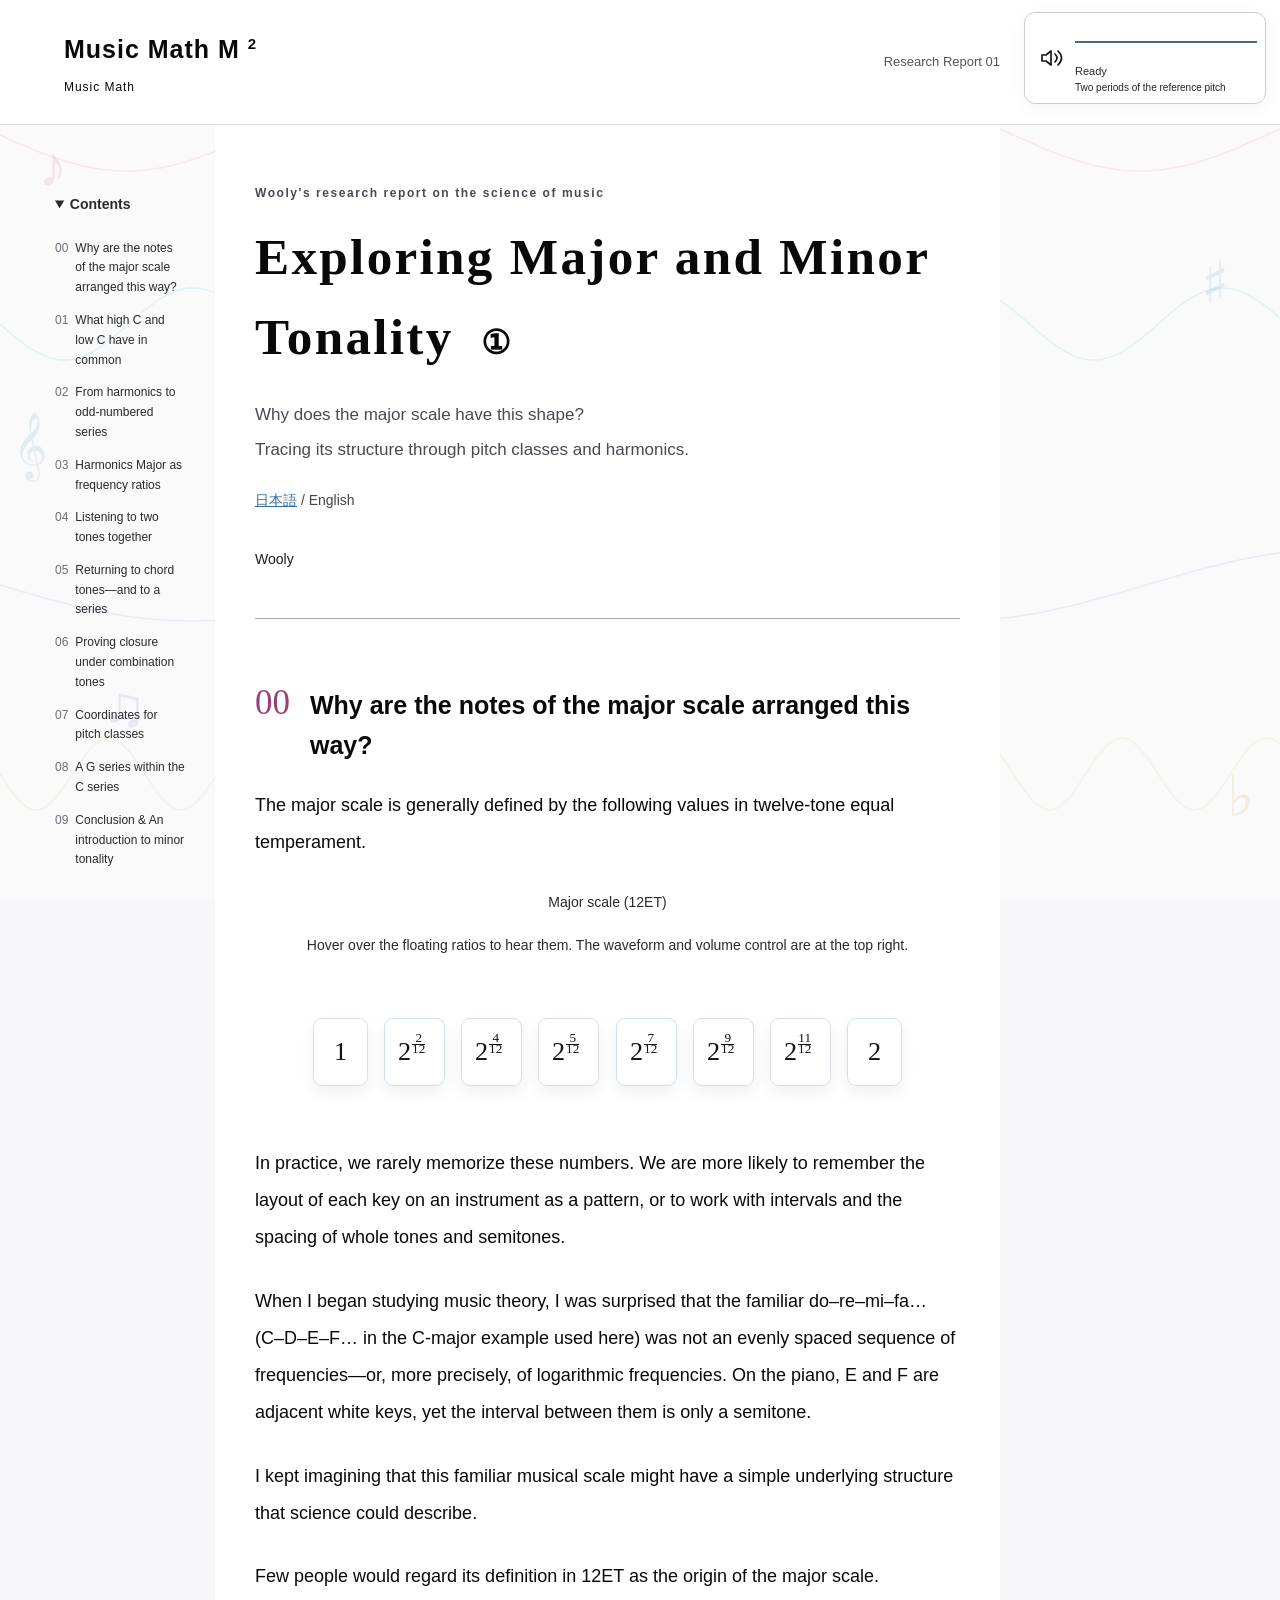
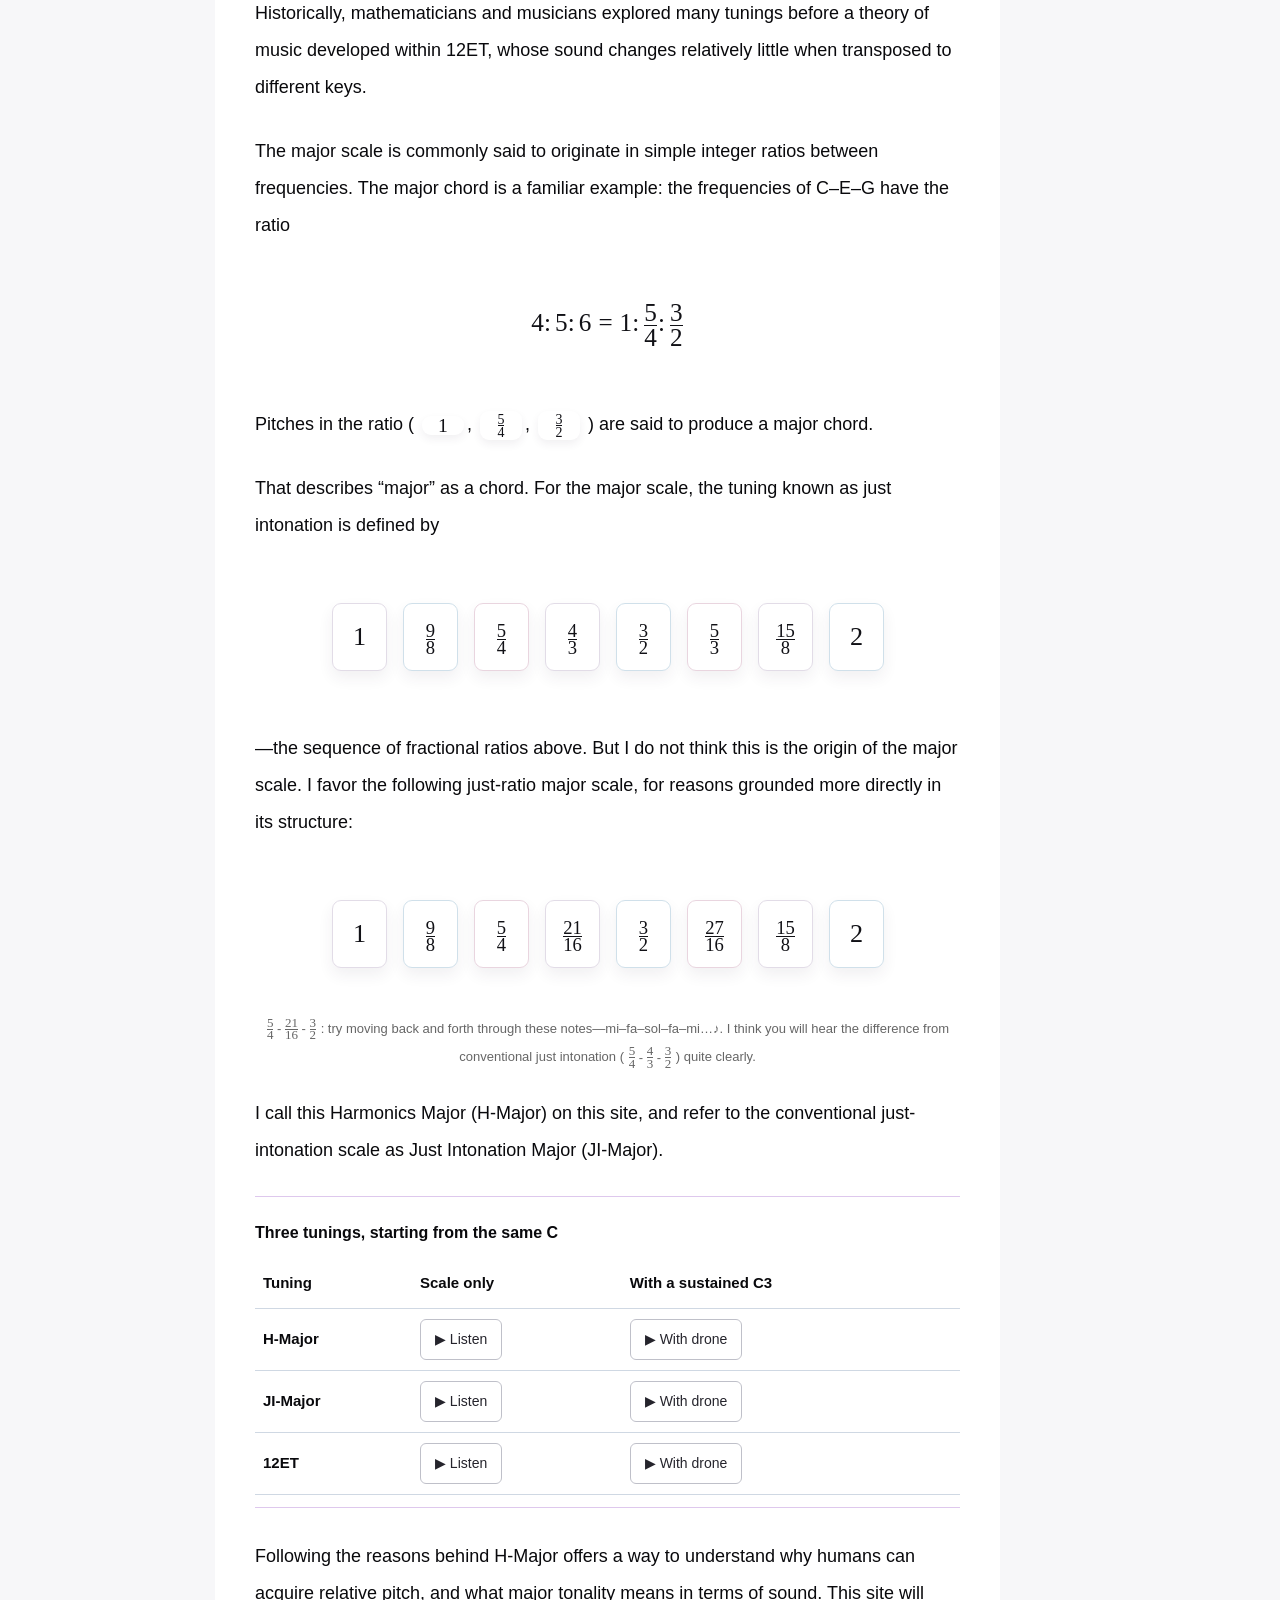
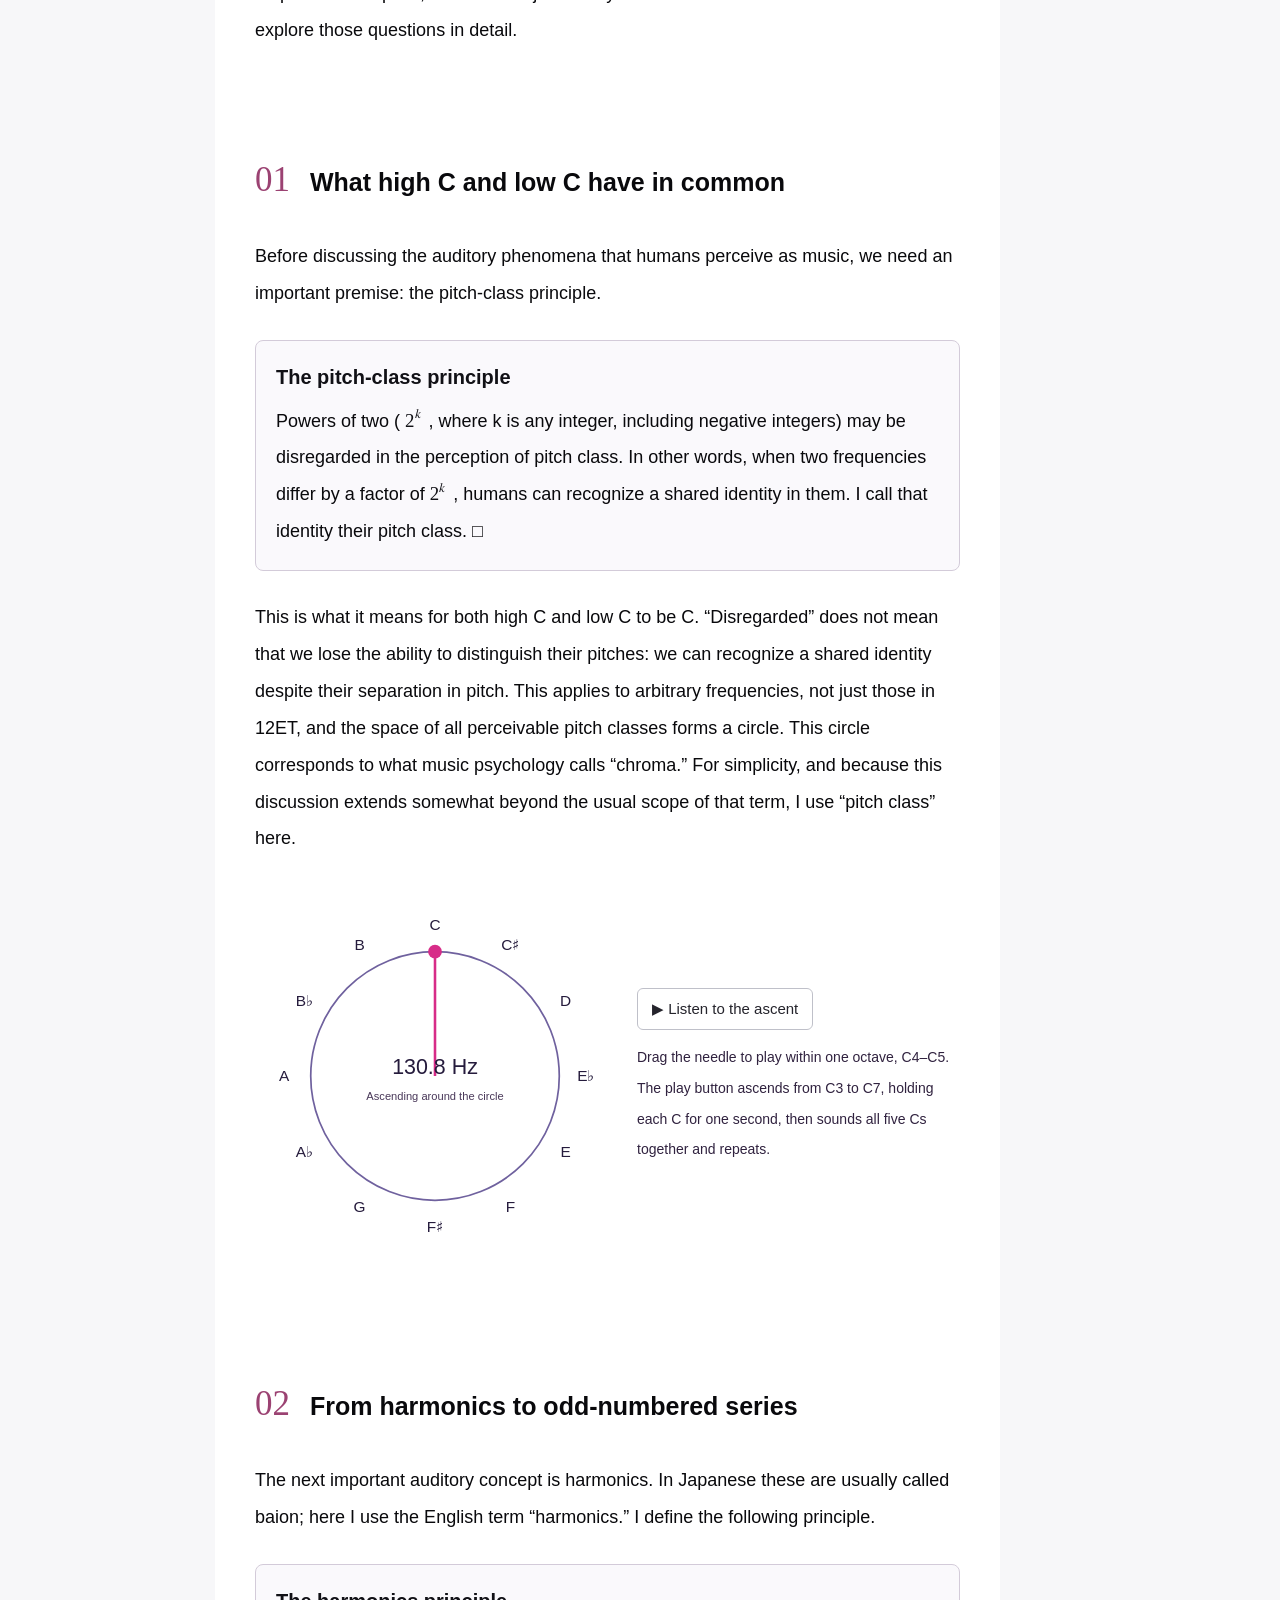
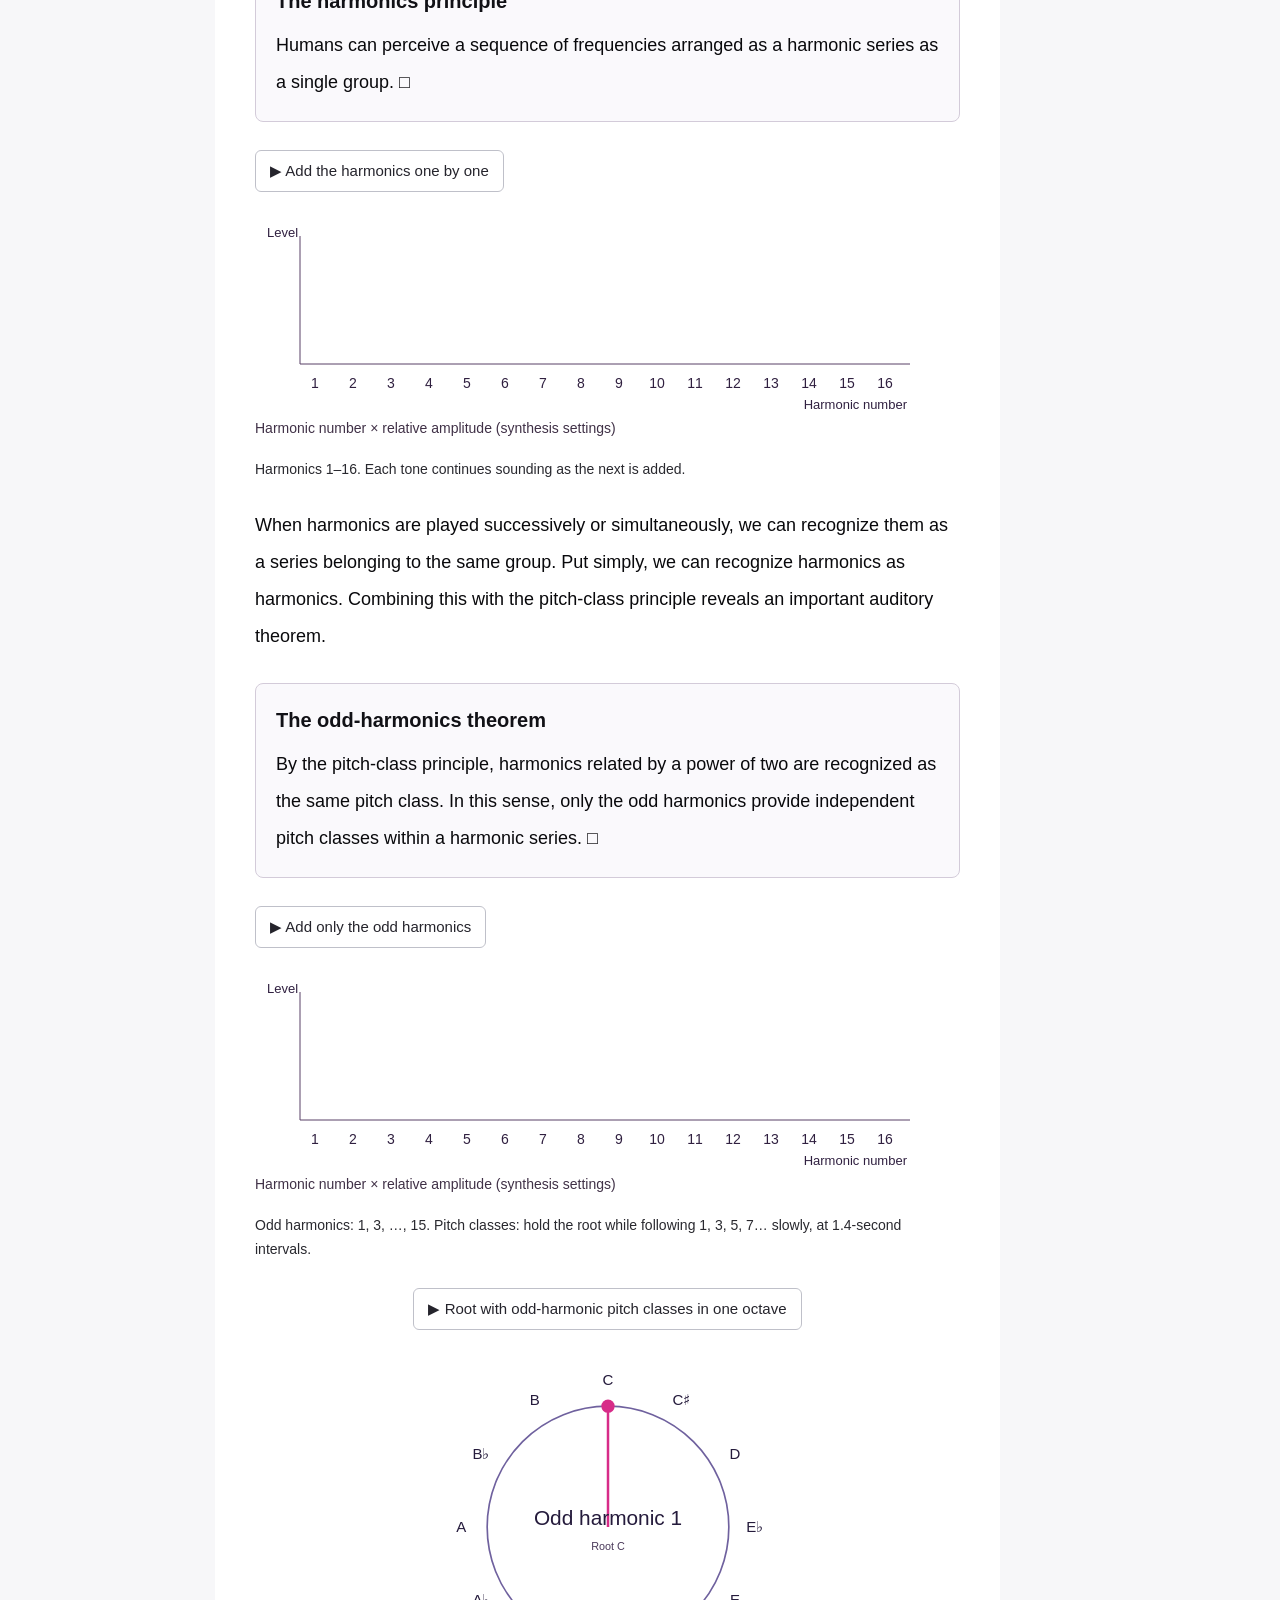
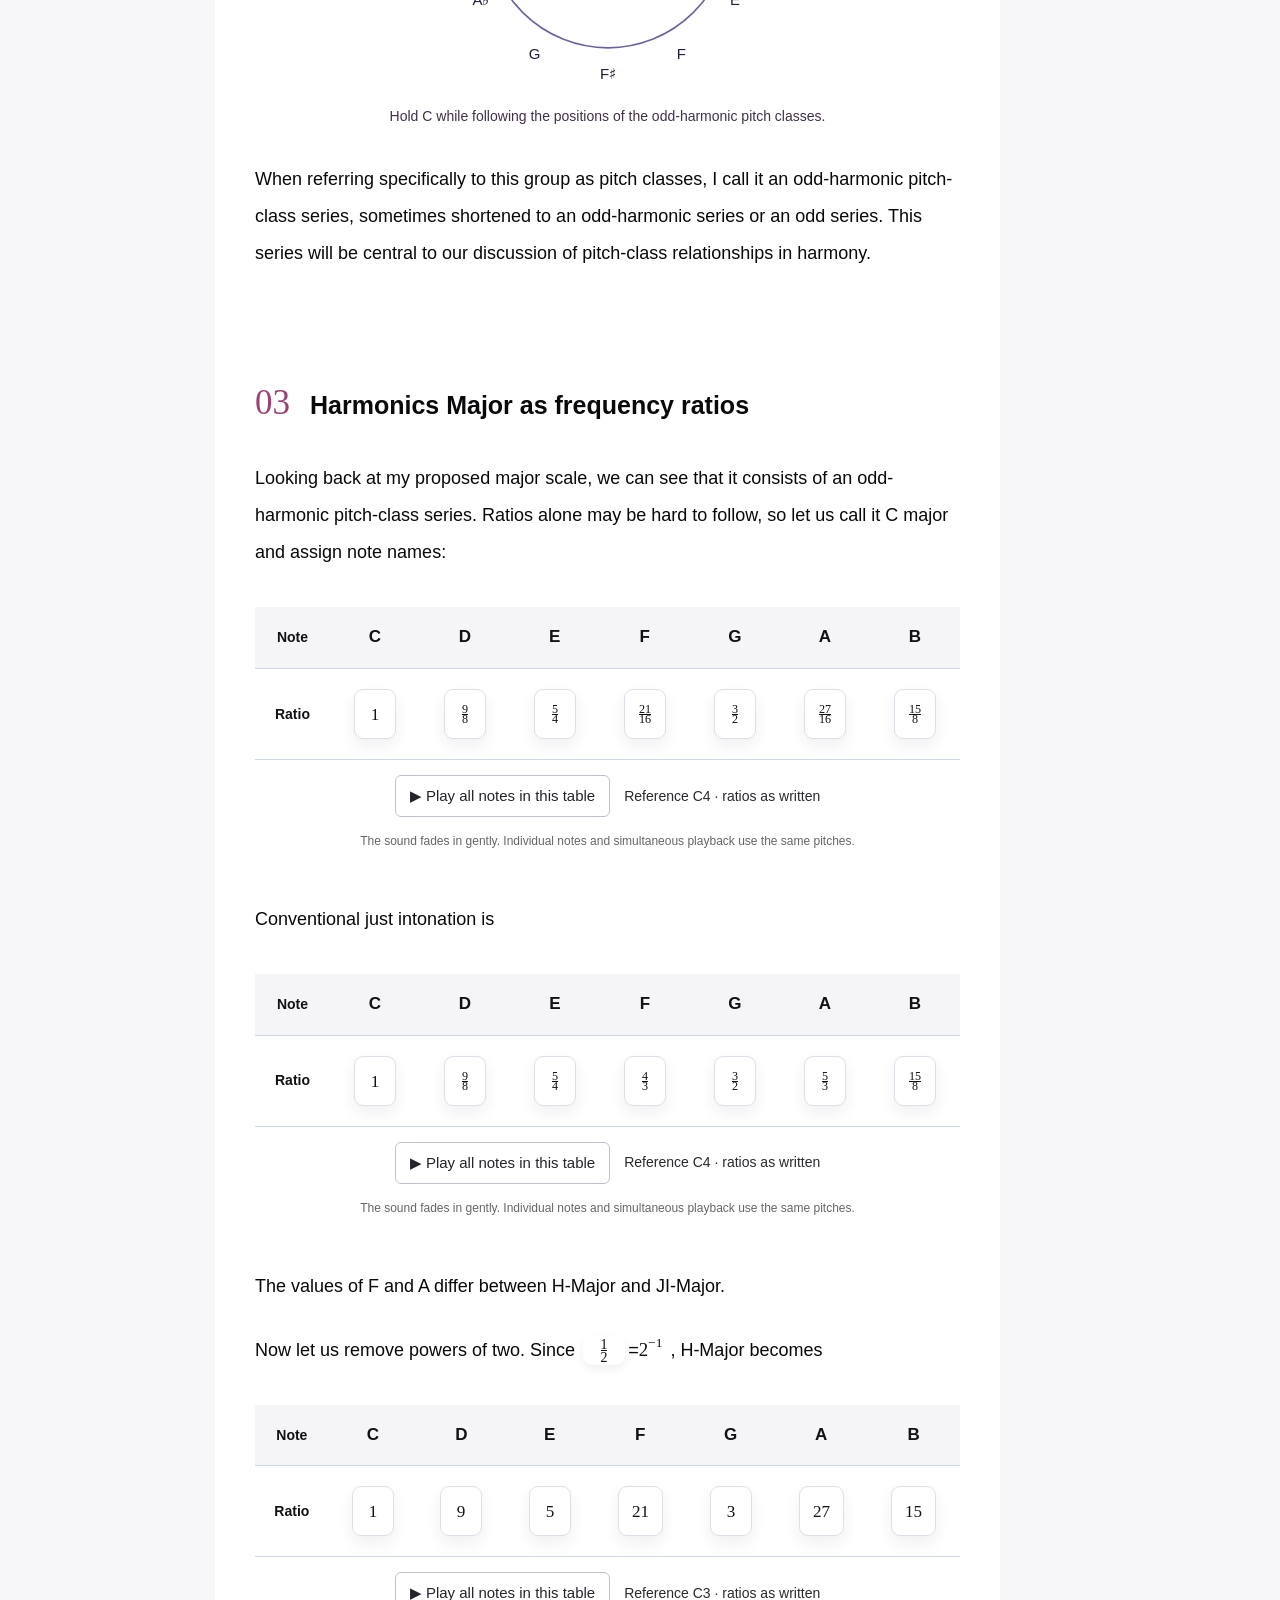
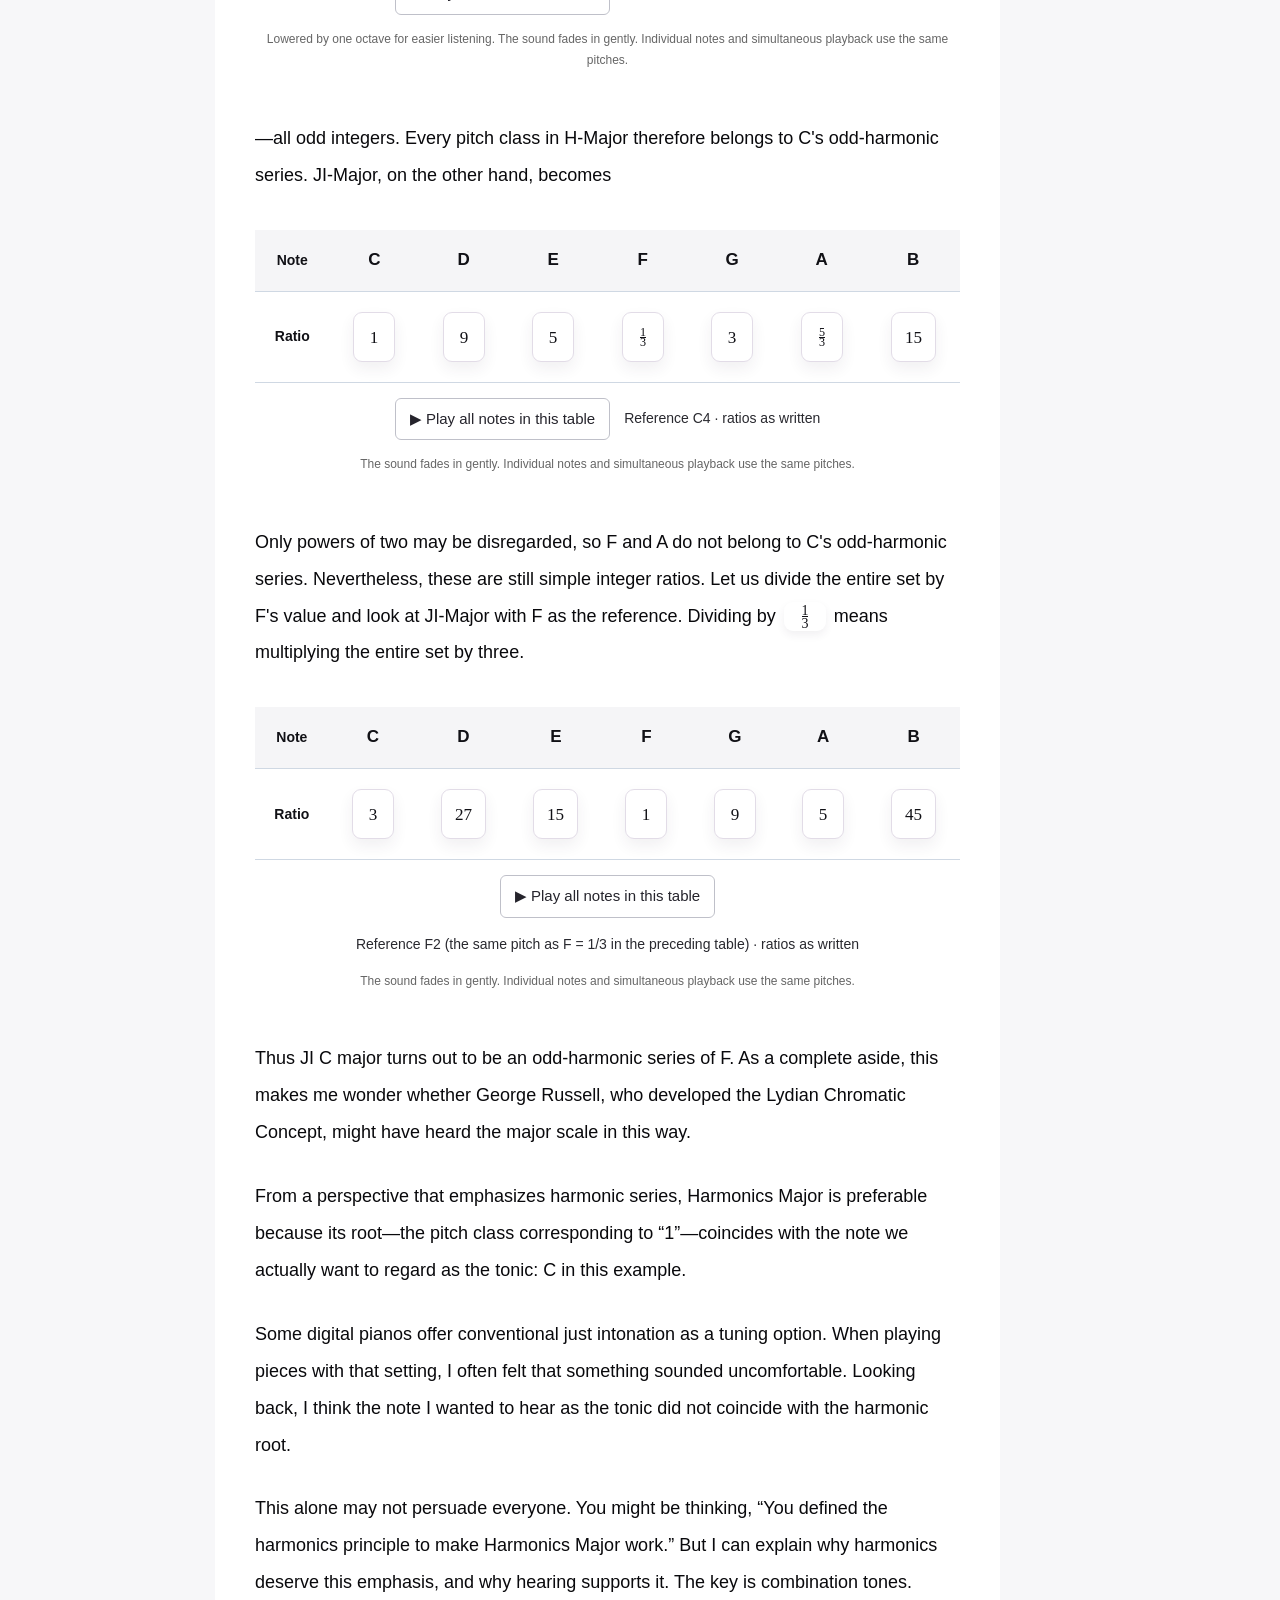
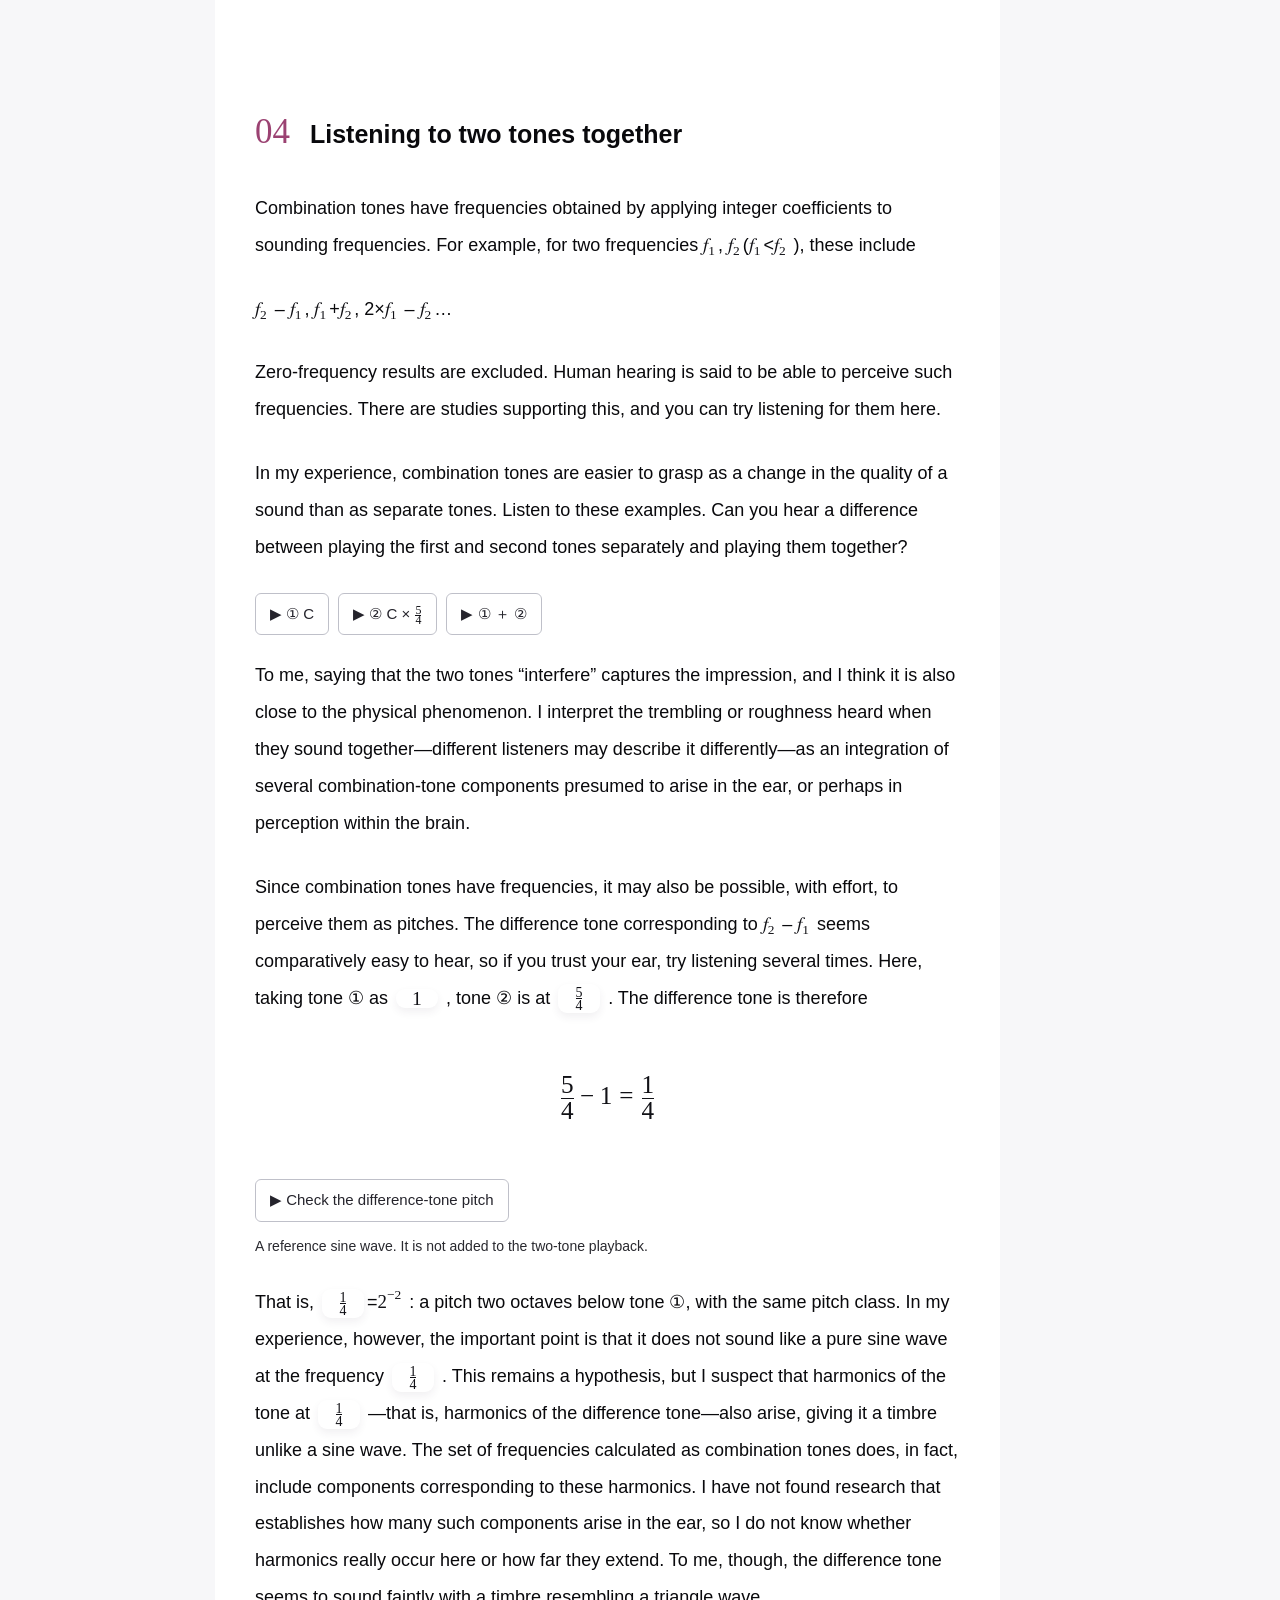
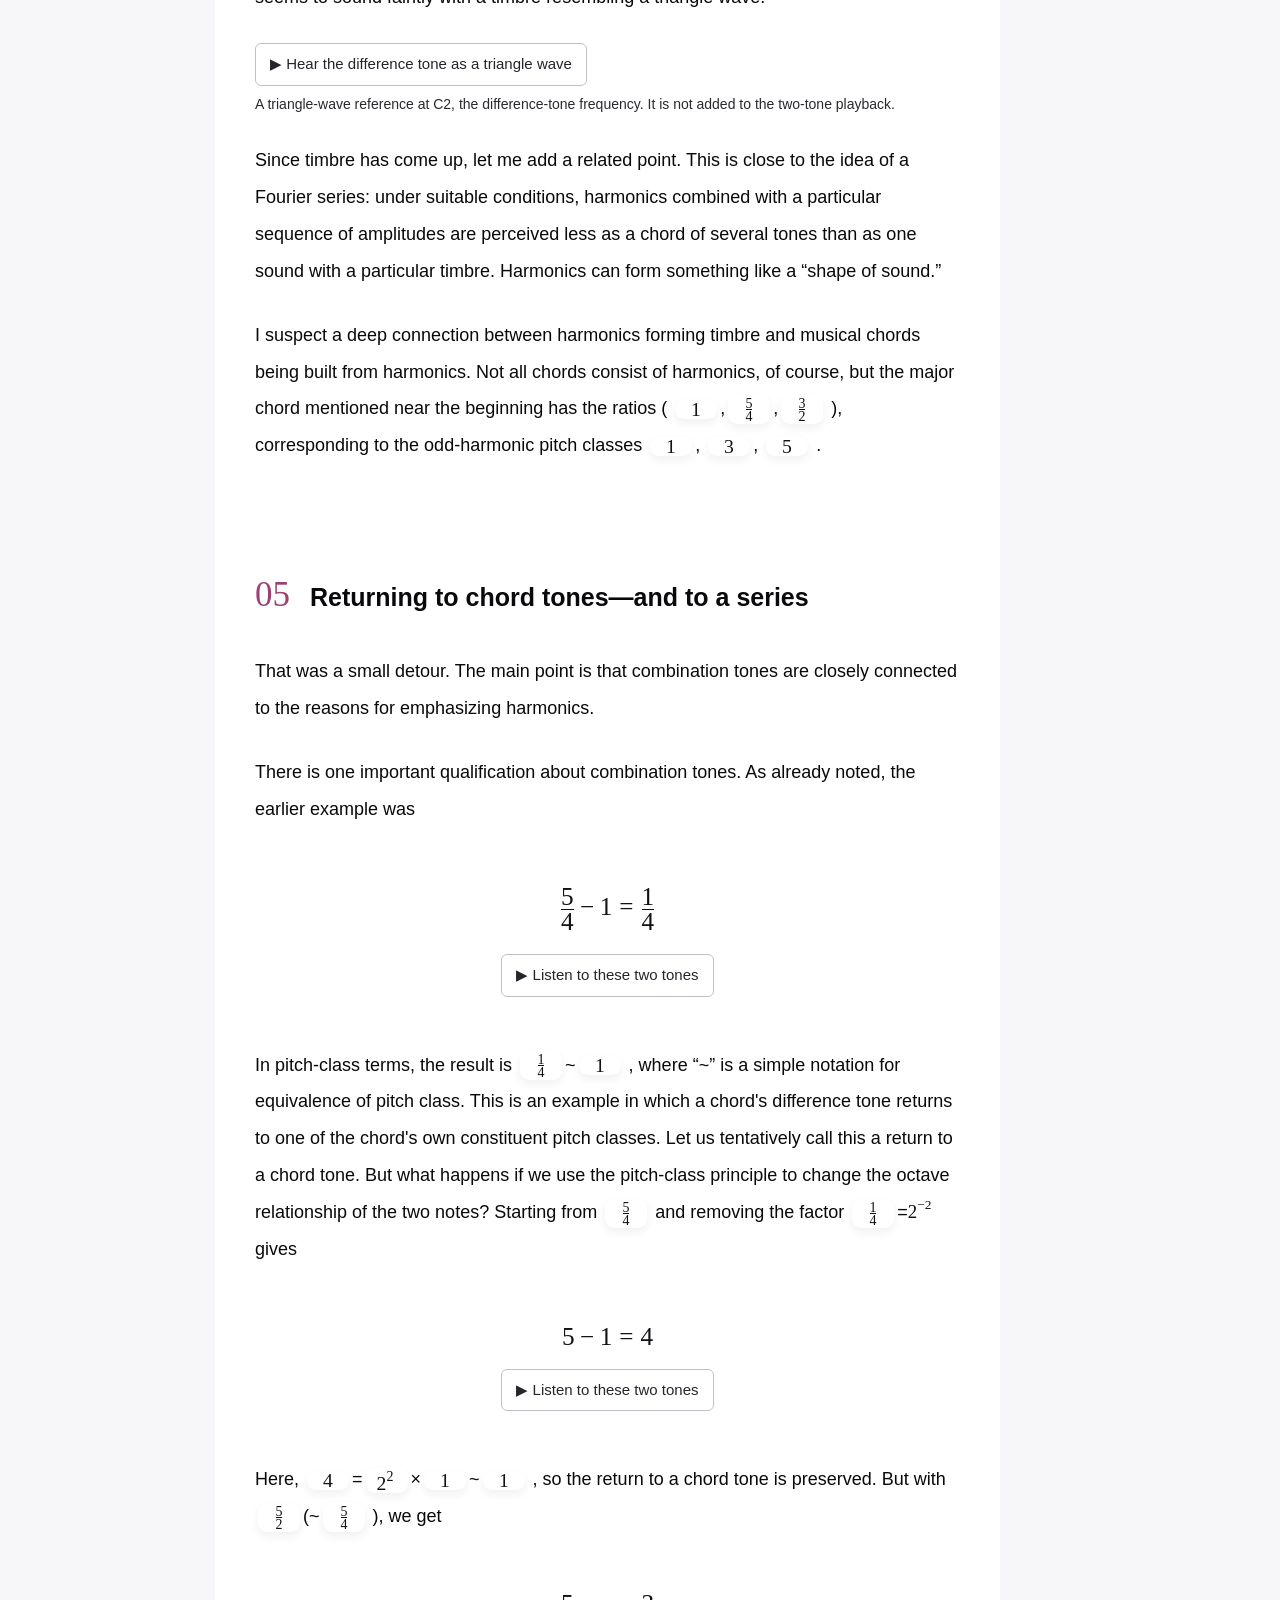
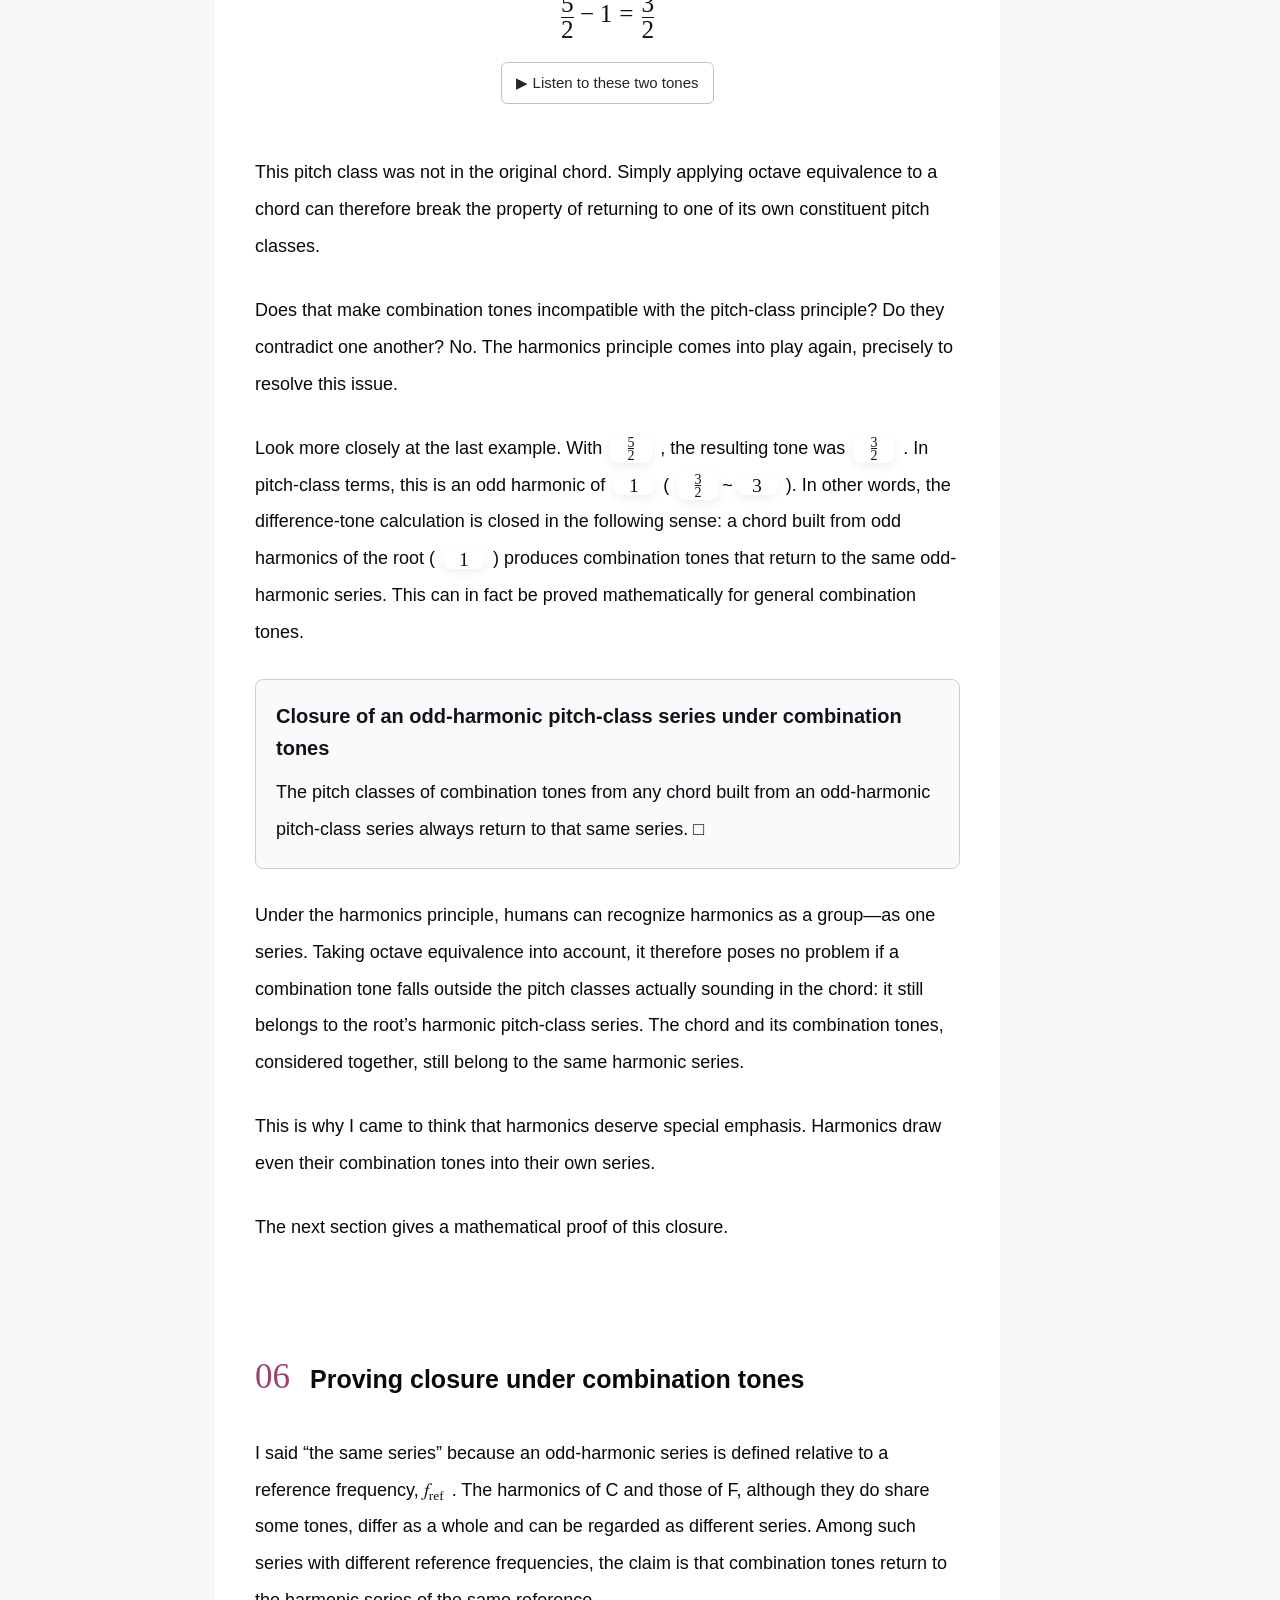
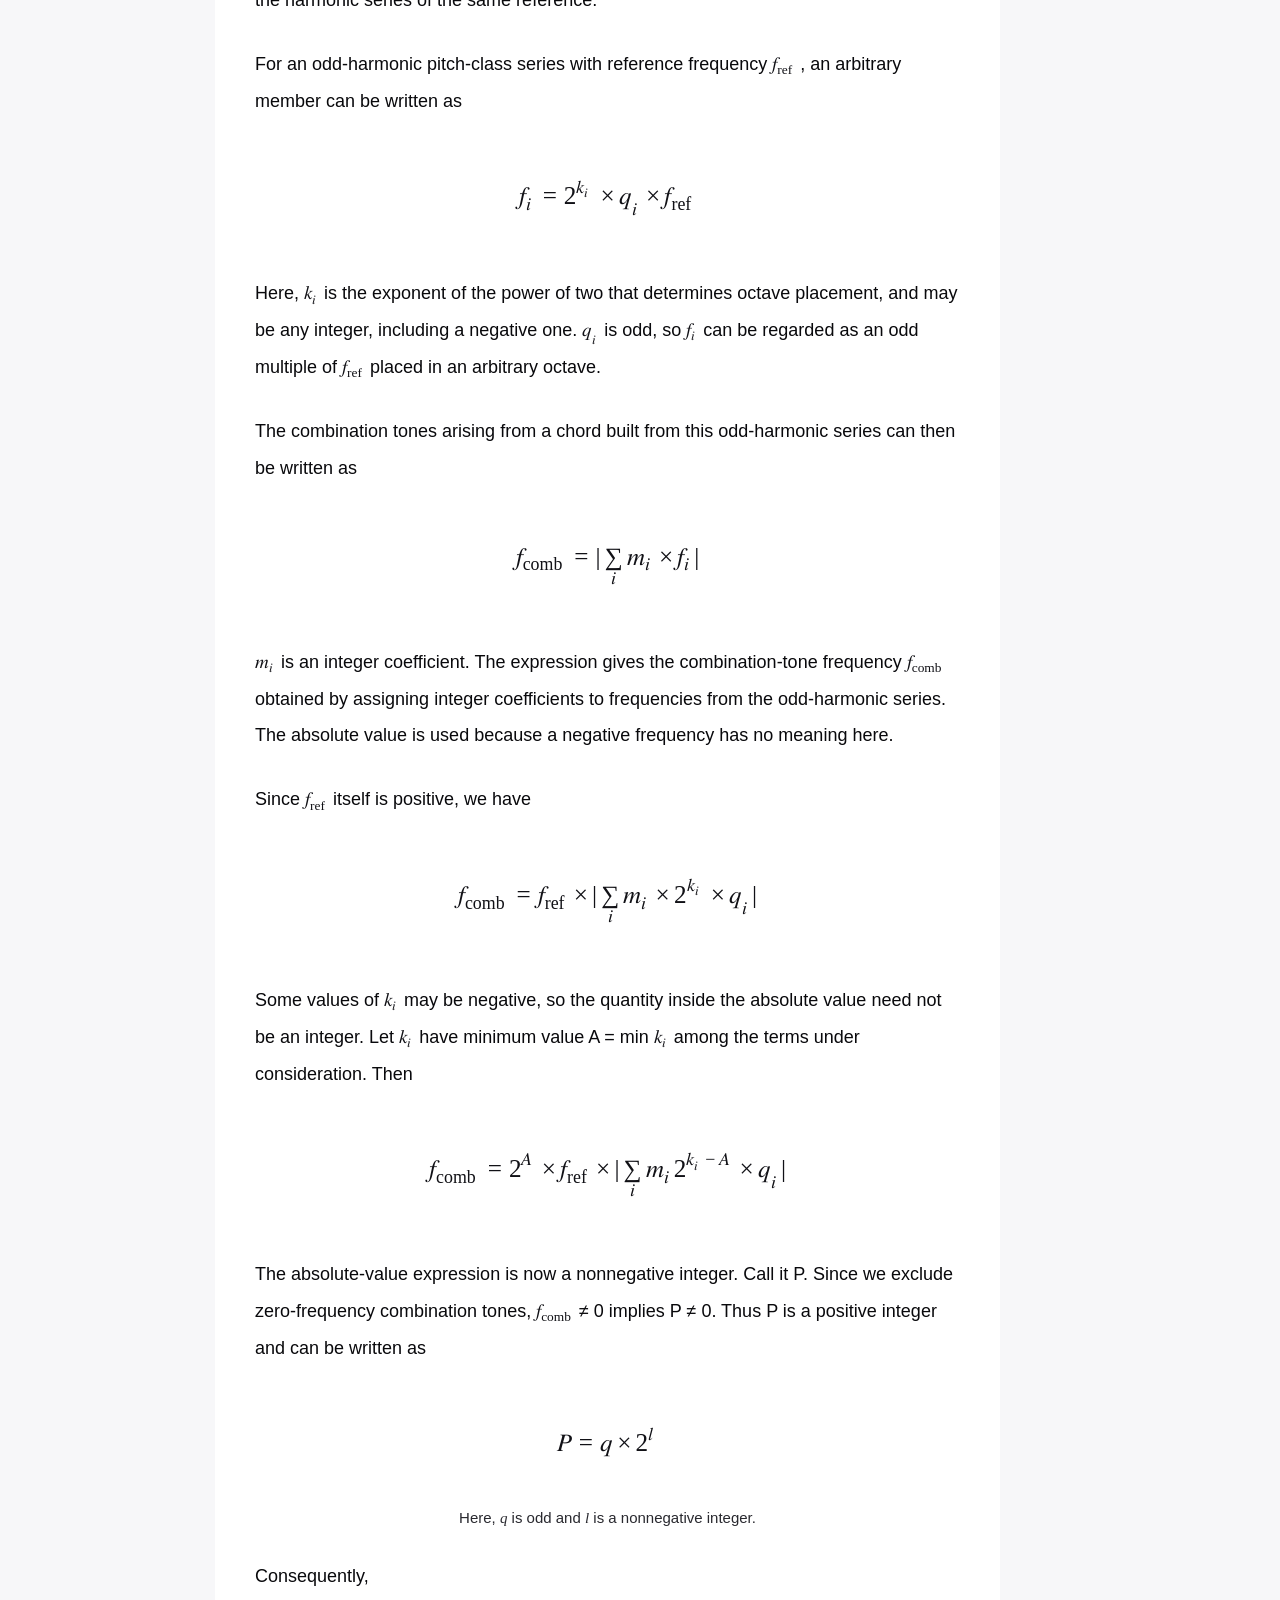
<file: M2-v10.2-JA-EN/en.html>
<!doctype html><html lang="en"><head><meta charset="utf-8"><meta name="viewport" content="width=device-width,initial-scale=1"><title> Exploring Major and Minor Tonality I | Music Math M² </title><meta name="description" content="A music-science research report by Wooly. Explore pitch-class circles, odd harmonics, closure under combination tones, and Harmonics Major through diagrams and sound."><link rel="icon" href="data:image/svg+xml,%3Csvg xmlns='http://www.w3.org/2000/svg' viewBox='0 0 40 40'%3E%3Ccircle cx='20' cy='20' r='15' fill='none' stroke='%2324364b' stroke-width='3'/%3E%3Ccircle cx='20' cy='5' r='5' fill='%23be453b'/%3E%3C/svg%3E"><link rel="stylesheet" href="styles.css"><link rel="stylesheet" href="theme-v7.css"><script src="audio-assets.js" defer></script><script src="audio-engine.js" defer></script><script src="app-en.js" defer></script></head><body><div class="music-background" aria-hidden="true"><svg viewBox="0 0 1000 1000" preserveAspectRatio="none"><path d="M0,150.0 L5,153.17127151726663 L10,156.32257826215906 L15,159.43408115073242 L20,162.48619168462767 L25,165.459695270664 L30,168.33587218650743 L35,171.09661543087464 L40,173.72454471634546 L45,176.20311588714074 L50,178.51672507302453 L55,180.65080692362952 L60,182.59192630476952 L65,184.32786287946465 L70,185.84768804119824 L75,187.14183371507121 L80,188.2021525937157 L85,189.0219694287524 L90,189.59612305488497 L95,189.92099888206926 L100,189.99455165120204 L105,189.81631831007059 L110,189.38742092850265 L115,188.71055963436442 L120,187.78999561487765 L125,186.63152429027207 L130,185.24243882865767 L135,183.63148423181002 L140,181.80880228092195 L145,179.78586768891606 L150,177.57541586127158 L155,175.1913627201487 L160,172.64871709655773 L165,169.96348624210955 L170,167.15257505519878 L175,164.23367965604263 L180,161.22517598057428 L185,158.14600409454994 L190,155.0155489561703 L195,151.8535183778776 L200,148.67981895561988 L205,145.5144307466721 L210,142.37728148498059 L215,139.28812112590947 L220,136.26639751019408 L225,133.33113392986002 L230,130.5008093668931 L235,127.79324215861857 L240,125.22547782217582 L245,122.81368174429015 L250,120.57303741191492 L255,118.51765082443364 L260,116.66046168919604 L265,115.01316195945776 L270,113.5861222275687 L275,112.38832643680234 L280,111.42731532284887 L285,110.70913894103616 L290,110.23831857814439 L295,110.01781828859876 L300,110.04902623423445 L305,110.33174594510952 L310,110.86419755638343 L315,111.64302901347446 L320,112.66333717495368 L325,113.91869868032217 L330,115.40121038834283 L335,117.10153913134725 L340,119.00898047228851 L345,121.11152609463431 L350,123.39593940084711 L355,125.84783884351954 L360,128.45178846455374 L365,131.19139507239402 L370,134.04941144553231 L375,137.00784491256832 L380,140.04807062525674 L385,143.15094881143065 L390,146.2969452696335 L395,149.46625434688468 L400,152.6389236253713 L405,155.79497953309902 L410,158.91455308771964 L415,161.9780049819132 L420,164.9660492228488 L425,167.85987454735027 L430,170.6412628483966 L435,173.29270386740149 L440,175.797505430226 L445,178.1398985329321 L450,180.30513661570882 L455,182.2795883999906 L460,184.05082370431165 L465,185.6076916986408 L470,186.9403911045462 L475,188.0405318992445 L480,188.90118813507527 L485,189.5169415418755 L490,189.883915637755 L495,189.99980013352803 L500,189.8638654771625 L505,189.47696744668224 L510,188.84154176260768 L515,187.96158875385242 L520,186.84264817361137 L525,185.49176432378778 L530,183.9174417075183 L535,182.12959148898616 L540,180.1394690975855 L545,177.95960336925006 L550,175.60371767103794 L555,173.08664350553363 L560,170.42422713897133 L565,167.63322984090303 L570,164.7312223634544 L575,161.73647432447433 L580,158.66783919096827 L585,155.54463558690338 L590,152.38652567261326 L595,149.21339136146543 L600,146.0452091530721 L605,142.90192437103178 L610,139.80332559693989 L615,136.76892009117023 L620,133.8178109847176 L625,130.96857701523993 L630,128.2391555644252 L635,125.64672973302092 L640,123.20762016444695 L645,120.93718229801752 L650,118.84970969861538 L655,116.95834407140765 L660,115.27499252810576 L665,113.81025262562176 L670,112.57334564903995 L675,111.5720585589221 L680,110.81269496841722 L685,110.30003545880042 L690,110.03730748327439 L695,110.02616504850465 L700,110.26667830180358 L705,110.75733308951739 L710,111.49504048939592 L715,112.47515625693433 L720,113.69151006326211 L725,115.13644434051174 L730,116.80086249011575 L735,118.6742861505364 L740,120.74492116389817 L745,122.99973182622978 L750,125.42452295387204 L755,128.0040292494026 L760,130.72201140447223 L765,133.56135833453718 L770,136.50419490186746 L775,139.5319944486601 L780,142.62569543180288 L785,145.7658214250151 L790,148.9326037328888 L795,152.1061058449136 L800,155.26634894598308 L805,158.39343769323045 L810,161.46768546736337 L815,164.46973830997803 L820,167.38069676660274 L825,170.1822348684073 L830,172.8567155035281 L835,175.38730145168662 L840,177.75806138308224 L845,179.95407015424297 L850,181.9615027694189 L855,183.76772141598494 L860,185.3613550259198 L865,186.7323708624815 L870,187.87213768140435 L875,188.77348006898575 L880,189.43072361497693 L885,189.83973063589082 L890,189.9979262238308 L895,189.90431445684993 L900,189.55948466878772 L905,188.9656077391128 L910,188.12642242612918 L915,187.0472118295848 L920,185.73477013086284 L925,184.19735982014328 L930,182.44465967981108 L935,180.48770385158244 L940,178.33881237095233 L945,176.01151360628467 L950,173.5204590908305 L955,170.88133128385013 L960,168.11074484152982 L965,165.22614201924333 L970,162.24568286365454 L975,159.18813088595692 L980,156.07273493599652 L985,152.91910802094029 L990,149.7471038313882 L995,146.57669175226025 L1000,143.42783114532915" stroke="#ea3ba4"/><path d="M0,360.0 L5,366.22459971094224 L10,372.2975405832152 L15,378.07085885966734 L20,383.40389091761847 L25,388.16670045818137 L30,392.24324433042773 L35,395.53419985689095 L40,397.95938477422345 L45,399.45971082852935 L50,399.9986234271299 L55,399.5629922704649 L60,398.1634312643878 L65,395.83403991837463 L70,392.6315725303319 L75,388.6340554003432 L80,383.9388857641583 L85,378.66045876482985 L90,372.92738027998746 L95,366.8793335126301 L100,360.66367568917394 L105,354.43184778427513 L110,348.3356847474459 L115,342.5237161306955 L120,337.1375472503062 L125,332.30840905368194 L130,328.15396075180536 L135,324.7754231193501 L140,322.2551123079615 L145,320.6544342599477 L150,320.01238858735104 L155,320.34461836853797 L160,321.64302901347446 L165,323.87598548381726 L170,326.98908306266617 L175,330.90647289460924 L180,335.5327100000307 L185,340.7550787378616 L190,346.4463390581932 L195,352.4678266338674 L200,358.67283133809775 L205,364.91017175343063 L210,371.02787862116645 L215,376.8768974860848 L220,382.31472032363763 L225,387.20885766707545 L230,391.4400666380989 L235,394.90525623190274 L240,397.51999907098957 L245,399.22058843029924 L250,399.9655904154028 L255,399.7368534758208 L260,398.5399506572475 L265,396.40404381745606 L270,393.3811731141869 L275,389.54498907624406 L280,384.9889581501677 L285,379.8240854433184 L290,374.17621014744657 L295,368.18293953821615 L300,361.99029625204315 L305,355.7491605274468 L310,349.61159409368275 L315,343.72713527302466 L320,338.23915556442523 L325,333.28136647832633 L330,328.97456173160646 L335,325.42367417723517 L340,322.7152191748739 L345,320.9151866932469 L350,320.0674335020113 L355,320.1926146264589 L360,321.28768009954956 L365,323.32594927262653 L370,326.2577608742766 L375,330.01168297901836 L380,334.49625340561965 L385,339.6022081412263 L390,345.20514349701335 L395,351.1685471334477 L400,357.347124105952 L405,363.590336893755 L410,369.7460731611352 L415,375.6643518881365 L420,381.20097757298555 L425,386.22105347364214 L430,390.6022682903472 L435,394.2378762110136 L440,397.0392977123451 L445,398.9382777496409 L450,399.88854875221597 L455,399.86695790649765 L460,398.87403126118613 L465,396.9339609103767 L470,394.09401556691887 L475,390.42338888705945 L480,386.01151360628467 L485,380.9658825614848 L490,375.409429689 L495,369.47753480904265 L500,363.3147251732239 L505,357.07115414010684 L510,350.8989427738567 L515,344.94847350086155 L520,339.3647261272756 L525,334.2837454883374 L530,329.8293267931826 L535,326.1099994248438 L540,323.2163826834379 L545,321.2189778983571 L550,320.16645070339706 L555,320.0844453262139 L560,320.9749597812737 L565,322.8162971893643 L570,325.5635944097414 L575,329.14991510508685 L580,333.48788060737235 L585,338.4717988495068 L590,343.9802394925569 L595,349.87899250702696 L600,356.0243381240461 L605,362.26654848595615 L610,368.45353568057345 L615,374.434557276839 L620,380.06388907858457 L625,385.2043756118548 L630,389.7307718401762 L635,393.5327946887772 L640,396.51781002910514 L645,398.6130896567859 L650,399.7675832730408 L655,399.95316229623853 L660,399.1653051988195 L665,397.4232076717487 L670,394.7693149324013 L675,391.2682875709345 L680,387.00542613171206 L685,382.08459281395994 L690,376.6256809282381 L695,370.76169376398406 L700,364.6355040398624 L705,358.39637289107424 L710,352.19631320652354 L715,346.1863859210662 L720,340.5130195015796 L725,335.314442300485 L730,330.71731470040316 L735,326.83364310582925 L740,323.75805097066495 L745,321.5654733514762 L750,320.3093311573752 L755,320.02022957989357 L760,320.70521241486307 L765,322.3475904443285 L770,324.9073480598697 L775,328.3221182201869 L780,332.50870198865994 L785,337.3650956282129 L790,342.77297586446696 L795,348.60058276515696 L800,354.7059299960891 L805,360.940264237578 L810,367.1516894746432 L815,373.1888678571934 L820,378.90470696083884 L825,384.15994361031795 L830,388.82653694771165 L835,392.7907880752663 L840,395.9561102644987 L845,398.24538223700927 L850,399.60282718065406 L855,399.9953717199116 L860,399.413451729904 L865,397.871245360871 L870,395.40632759558684 L875,392.0787547562342 L880,387.9696012662039 L885,383.1789843177896 L890,377.82362457362757 L895,372.0340023340055 L900,365.9511784584116 L905,359.72335749776346 L910,353.50227677465085 L915,347.43950938960216 L920,341.68277122852754 L925,336.37232194900736 L930,331.6375476333512 L935,327.593808370146 L940,324.33962757118036 L945,321.9542915044406 L950,320.49591752919775 L955,320.00003809953733 L960,320.4787350362855 L965,321.92034516030265 L970,324.28974445922245 L975,327.5292038640758 L980,331.55979578528735 L985,336.28331713859353 L990,341.5846820074474 L995,347.3347256460486 L1000,353.39335150505684" stroke="#0aafd1"/><path d="M0,650.0 L5,652.1042913335228 L10,654.202754950638 L15,656.28957927447 L20,658.3589849625114 L25,660.4052409121861 L30,662.422680132815 L35,664.4057154400288 L40,666.3488549291594 L45,668.2467171847618 L50,670.0940461841406 L55,671.885725853609 L60,673.6167942371675 L65,675.2824572383613 L70,676.8781018972609 L75,678.3993091657943 L80,679.8418661460529 L85,681.2017777576744 L90,682.4752778019932 L95,683.6588393923158 L100,684.7491847214347 L105,685.7432941393313 L110,686.6384145159261 L115,687.4320668657184 L120,688.1220532131961 L125,688.7064626800059 L130,689.183676777023 L135,689.552373886666 L140,689.8115329230418 L145,689.9604361597858 L150,689.9986712177651 L155,689.9261322071387 L160,689.7430200206136 L165,689.4498417770837 L170,689.0474094171932 L175,688.5368374547115 L180,687.9195398899515 L185,687.1972262937736 L190,686.3718970730273 L195,685.4458379305354 L200,684.4216135349698 L205,683.3020604181452 L210,682.0902791194046 L215,680.7896255988495 L220,679.4037019431976 L225,677.9363463900061 L230,676.3916226978895 L235,674.7738088921678 L240,673.0873854171173 L245,671.3370227276313 L250,669.527568354659 L255,667.664033480241 L260,665.7515790593224 L265,663.7955015267793 L270,661.8012181292397 L275,659.7742519223249 L280,657.7202164748566 L285,655.6448003223946 L290,653.5537512131585 L295,651.4528601899609 L300,649.3479455522418 L305,647.2448367426147 L310,645.1493582025541 L315,643.0673132419324 L320,641.0044679670797 L325,638.9665353118772 L330,636.959159216108 L335,634.987898994884 L340,633.058213942435 L345,631.1754482129013 L350,629.3448160199989 L355,627.5713871965486 L360,625.8600731538594 L365,624.2156132798507 L370,622.6425618135851 L375,621.1452752325587 L380,619.7279001876828 L385,618.3943620193671 L390,617.1483538865101 L395,615.9933265385041 L400,614.9324787585784 L405,613.9687485049498 L410,613.1048047743116 L415,612.3430402101988 L420,611.6855644766956 L425,611.1341984158399 L430,610.6904690049035 L435,610.3556051275145 L440,610.1305341703337 L445,610.0158794547085 L450,610.0119585104208 L455,610.1187821963048 L460,610.3360546701753 L465,610.6631742081449 L470,611.0992348710654 L475,611.6430290134745 L480,612.2930506281023 L485,613.0474995166736 L490,613.904286275456 L495,614.8610380817453 L500,615.9151052652649 L505,617.0635686462783 L510,618.3032476200934 L515,619.6307089655678 L520,621.0422763532215 L525,622.5340405266246 L530,624.1018701288631 L535,625.7414231440993 L540,627.4481589225398 L545,629.2173507555103 L550,631.0440989658085 L555,632.923344477085 L560,634.8498828246697 L565,636.8183785690447 L570,638.8233800720429 L575,640.8593345948537 L580,642.9206036760204 L585,645.0014787468411 L590,647.09619694093 L595,649.1989570541498 L600,651.3039356107214 L605,653.4053029910114 L610,655.4972395763357 L615,657.5739518660664 L620,659.6296885224052 L625,661.6587562983898 L630,663.655535805021 L635,665.6144970738444 L640,667.5302148718862 L645,669.3973837265314 L650,671.210832618731 L655,672.9655393038481 L660,674.6566442204826 L665,676.2794639487515 L670,677.8295041807585 L675,679.302472167325 L680,680.6942886065187 L685,682.0010989410497 L690,683.2192840332507 L695,684.3454701880744 L700,685.3765384963527 L705,686.3096334724397 L710,687.1421709623186 L715,687.8718453002704 L720,688.4966356942863 L725,689.0148118225363 L730,689.424938625399 L735,689.7258802797778 L740,689.9168033446996 L745,689.9971790694821 L750,689.9667848580794 L755,689.8257048855494 L760,689.5743298649353 L765,689.2133559652079 L770,688.7437828832651 L775,688.1669110753273 L780,687.4843381553974 L785,686.6979544707582 L790,685.8099378667627 L795,684.8227476554134 L800,683.7391178044367 L805,682.5620493657124 L810,681.29480216403 L815,679.9408857691874 L820,678.5040497764348 L825,676.9882734221816 L830,675.397754563725 L835,673.736898053521 L840,672.010303540193 L845,670.2227527300641 L850,668.3791961444903 L855,666.4847394096703 L860,664.5446291169015 L865,662.5642382924403 L870,660.5490515172086 L875,658.5046497375548 L880,656.4366948091387 L885,654.350913816739 L890,652.2530832134157 L895,650.1490128229482 L900,648.0445297498546 L905,645.9454622415548 L910,643.8576235473668 L915,641.7867958190396 L920,639.73871409741 L925,637.7190504295296 L930,635.7333981602492 L935,633.787256441766 L940,631.8860150040304 L945,630.0349392281923 L950,628.2391555644252 L955,626.5036373345097 L960,624.8331909584995 L965,623.2324426436118 L970,621.7058255722061 L975,620.257567624336 L980,618.8916796688726 L985,617.6119444556292 L990,616.421906139249 L995,615.3248604638675 L1000,614.3238456357353" stroke="#8855ee"/><path d="M0,860.0 L5,870.968771568429 L10,881.0966154308746 L15,889.6070741278415 L20,895.8476880411982 L25,899.3400166172923 L30,899.8163183100706 L35,897.2400771535139 L40,891.808802280922 L45,883.9388857641583 L50,874.2336796560427 L55,863.4372396293256 L60,852.3772814849806 L65,841.901723804644 L70,832.8136817442902 L75,825.8098957104464 L80,821.4273153228489 L85,820.0019338373183 L90,821.6430290134745 L95,826.2247852672133 L100,833.395939400847 L105,842.6067104149969 L110,853.1509488114307 L115,864.2202739842857 L120,874.9660492228488 L125,884.5644429736955 L130,892.2795883999906 L135,897.5199990709896 L140,899.883915637755 L145,899.1901069639446 L150,895.4917643237877 L155,889.0724234599089 L160,880.4242271389713 L165,870.2101947198607 L170,859.2133913614655 L175,848.2768938444111 L180,838.2391555644252 L185,829.8697259803869 L190,823.8102526256217 L195,820.525288800005 L200,820.2666783018036 L205,823.0542476659798 L210,828.6742861505364 L215,836.6959300036966 L220,846.5041949018674 L225,857.3471241059519 L230,868.3934376932305 L235,878.7962631505346 L240,887.7580613830822 L245,894.5917705460562 L250,898.7734800689857 L255,899.9825965860351 L260,898.1264224261292 L265,893.3472623376582 L270,886.0115136062847 L275,876.681575978768 L280,866.0727349359966 L285,854.9983238859625 L290,844.3073694513217 L295,834.8195003144118 L300,827.2621098736822 L305,822.2145901756257 L310,820.0639124625654 L315,820.9749597812737 L320,824.8778861214673 L325,831.4734712037006 L330,840.2560603885072 L335,850.5523310043646 L340,861.5729130497954 L345,872.4729067363179 L350,882.4166572571145 L355,890.6418207834203 L360,896.5178100291051 L365,899.5941386178296 L370,899.6349579017456 L375,896.6371384450208 L380,890.8305099439863 L385,882.6602411902802 L390,872.752710928091 L395,861.8674861374922 L400,850.8390893586937 L405,840.5130195015796 L410,831.6809311450238 L415,825.0199418453894 L420,821.0407204972178 L425,820.0483365842737 L430,822.1188718375114 L435,827.0935873817707 L440,834.5910935505372 L445,844.0365893623368 L450,854.705929996089 L455,865.7811438049669 L460,876.4131426223078 L465,885.7868176349042 L470,893.183530207992 L475,898.0362067639056 L480,899.9728138312039 L485,898.8448802225408 L490,894.7388796707421 L495,887.9696012662039 L500,879.0560159551603 L505,868.6814893087643 L510,857.6413908758291 L515,846.782116680843 L520,836.9361997454365 L525,828.8584834255989 L530,823.168250875515 L535,820.3017473187268 L540,820.4787350362856 L545,823.6856451545586 L550,829.6766179113813 L555,837.9923516478964 L560,847.9953154563817 L565,858.918625884481 L570,869.9248405328569 L575,880.1701610984743 L580,888.8691236971998 L585,895.3548169418332 L590,899.130011119102 L595,899.9052786154099 L600,897.6211830651505 L605,892.4528360767063 L610,884.7964721918951 L615,875.2390713179616 L620,864.5133575472935 L625,853.4416244083806 L630,842.8726932201539 L635,833.6168376767431 L640,826.3836637099042 L645,821.727707108168 L650,820.0059196851292 L655,821.3503033462714 L660,825.6577900806444 L665,832.5981437341362 L670,841.6392777699698 L675,852.0880480145415 L680,863.1433929873293 L685,873.957747778368 L690,883.7020231401165 L695,891.6291681311537 L700,897.1314432420255 L705,899.7870131233669 L710,899.3922868557695 L715,895.9775263744582 L720,889.804526419174 L725,881.3465438773492 L730,871.252015249988 L735,860.294843863332 L740,849.315068088202 L745,839.1544592749443 L750,830.5919868284205 L755,824.2840980332775 L760,820.7143911138929 L765,820.1565398752163 L770,822.6533123300092 L775,828.0132918625028 L780,835.8255523025002 L785,845.4911618362275 L790,856.2691004869783 L795,867.333070873295 L800,877.8348468125104 L805,886.9693031094988 L810,894.0361409813647 L815,898.4935768999279 L820,899.99987876345 L825,898.4395650011184 L830,893.932258039618 L835,886.8235133752646 L840,877.6583273465924 L845,867.139354650522 L850,856.0730388822569 L855,845.3077860346324 L860,835.6689209241065 L865,827.8954131495184 L870,822.583223527405 L875,820.1396143847103 L880,820.7519265387596 L885,824.3732166967843 L890,830.7258563927076 L895,839.322816546463 L900,849.5050058518428 L905,860.4918004221115 L910,871.4408908066207 L915,881.512858169614 L920,889.9355288582383 L925,896.0631735767149 L930,899.4260126250983 L935,899.7662318526508 L940,897.0577481403308 L945,891.5082090793647 L950,883.5430735392978 L955,873.772993598694 L960,862.9469985230891 L965,851.8950699696925 L970,841.4645109265483 L975,832.4549867010751 L980,825.5572180810719 L985,821.3000267951925 L990,820.0097930656552 L995,821.7854334651679 L1000,826.4908174162542" stroke="#efa22d"/></svg><span>♪</span><span>♯</span><span>♫</span><span>♭</span><span>𝄞</span></div><a class="skip" href="#main"> Skip to article </a><header class="site-header"><a href="#" class="brand"> Music Math M <sup>2</sup><span>Music Math</span></a><span class="edition"> Research Report 01 </span></header><div class="layout"><nav class="toc" aria-label="Sections"><details open><summary> Contents </summary><a href="#s0"><span>00</span> Why are the notes of the major scale arranged this way? </a><a href="#s1"><span>01</span> What high C and low C have in common </a><a href="#s2"><span>02</span> From harmonics to odd-numbered series </a><a href="#s3"><span>03</span> Harmonics Major as frequency ratios </a><a href="#s4"><span>04</span> Listening to two tones together </a><a href="#s5"><span>05</span> Returning to chord tones—and to a series </a><a href="#s6"><span>06</span> Proving closure under combination tones </a><a href="#s7"><span>07</span> Coordinates for pitch classes </a><a href="#s8"><span>08</span> A G series within the C series </a><a href="#s9"><span>09</span> Conclusion &amp; An introduction to minor tonality </a></details></nav><main id="main"><div class="article-title"><p class="eyebrow"> Wooly's research report on the science of music </p><h1> Exploring Major and Minor <br> Tonality <span>①</span></h1><p class="intro"> Why does the major scale have this shape? <br> Tracing its structure through pitch classes and harmonics. </p><nav class="language-links" aria-label="Language"><a href="index.html" lang="ja" hreflang="ja">日本語</a> / <span aria-current="page">English</span></nav><div class="byline">Wooly </div></div><section id="s0" class="chapter"><header class="chapter-heading"><span>00</span><h2> Why are the notes of the major scale arranged this way? </h2></header><p class="prose"> The major scale is generally defined by the following values in twelve-tone equal temperament. </p><p class="math-label"> Major scale (12ET) </p><p class="ratio-tip"> Hover over the floating ratios to hear them. The waveform and volume control are at the top right. </p><div class="display-equation"><div class="ratio-sequence" aria-label="1, 2^{2/12}, 2^{4/12}, 2^{5/12}, 2^{7/12}, 2^{9/12}, 2^{11/12}, 2"><button type="button" class="ratio-gem" data-ratio="1" aria-label="Hear frequency ratio 1"><math xmlns="http://www.w3.org/1998/Math/MathML"><mn xmlns="http://www.w3.org/1998/Math/MathML">1</mn></math></button><button type="button" class="ratio-gem" data-ratio="1.122462048309373" aria-label="Hear frequency ratio 1.122462048309373"><math xmlns="http://www.w3.org/1998/Math/MathML"><msup xmlns="http://www.w3.org/1998/Math/MathML"><mn>2</mn><mrow><mfrac><mn>2</mn><mn>12</mn></mfrac></mrow></msup></math></button><button type="button" class="ratio-gem" data-ratio="1.2599210498948732" aria-label="Hear frequency ratio 1.2599210498948732"><math xmlns="http://www.w3.org/1998/Math/MathML"><msup xmlns="http://www.w3.org/1998/Math/MathML"><mn>2</mn><mrow><mfrac><mn>4</mn><mn>12</mn></mfrac></mrow></msup></math></button><button type="button" class="ratio-gem" data-ratio="1.3348398541700344" aria-label="Hear frequency ratio 1.3348398541700344"><math xmlns="http://www.w3.org/1998/Math/MathML"><msup xmlns="http://www.w3.org/1998/Math/MathML"><mn>2</mn><mrow><mfrac><mn>5</mn><mn>12</mn></mfrac></mrow></msup></math></button><button type="button" class="ratio-gem" data-ratio="1.4983070768766815" aria-label="Hear frequency ratio 1.4983070768766815"><math xmlns="http://www.w3.org/1998/Math/MathML"><msup xmlns="http://www.w3.org/1998/Math/MathML"><mn>2</mn><mrow><mfrac><mn>7</mn><mn>12</mn></mfrac></mrow></msup></math></button><button type="button" class="ratio-gem" data-ratio="1.681792830507429" aria-label="Hear frequency ratio 1.681792830507429"><math xmlns="http://www.w3.org/1998/Math/MathML"><msup xmlns="http://www.w3.org/1998/Math/MathML"><mn>2</mn><mrow><mfrac><mn>9</mn><mn>12</mn></mfrac></mrow></msup></math></button><button type="button" class="ratio-gem" data-ratio="1.8877486253633868" aria-label="Hear frequency ratio 1.8877486253633868"><math xmlns="http://www.w3.org/1998/Math/MathML"><msup xmlns="http://www.w3.org/1998/Math/MathML"><mn>2</mn><mrow><mfrac><mn>11</mn><mn>12</mn></mfrac></mrow></msup></math></button><button type="button" class="ratio-gem" data-ratio="2" aria-label="Hear frequency ratio 2"><math xmlns="http://www.w3.org/1998/Math/MathML"><mn>2</mn></math></button></div></div><p class="prose"> In practice, we rarely memorize these numbers. We are more likely to remember the layout of each key on an instrument as a pattern, or to work with intervals and the spacing of whole tones and semitones. </p><p class="prose"> When I began studying music theory, I was surprised that the familiar do–re–mi–fa… (C–D–E–F… in the C-major example used here) was not an evenly spaced sequence of frequencies—or, more precisely, of logarithmic frequencies. On the piano, E and F are adjacent white keys, yet the interval between them is only a semitone. </p><p class="prose"> I kept imagining that this familiar musical scale might have a simple underlying structure that science could describe. </p><p class="prose"> Few people would regard its definition in 12ET as the origin of the major scale. Historically, mathematicians and musicians explored many tunings before a theory of music developed within 12ET, whose sound changes relatively little when transposed to different keys. </p><p class="prose"> The major scale is commonly said to originate in simple integer ratios between frequencies. The major chord is a familiar example: the frequencies of C–E–G have the ratio </p><div class="display-equation"><div class="equation-scroll"><div class="equation-centered"><math xmlns="http://www.w3.org/1998/Math/MathML" display="inline" displaystyle="true" aria-label="4:5:6 = 1:5/4:3/2"><mrow><mn>4</mn><mo>:</mo><mn>5</mn><mo>:</mo><mn>6</mn><mo>=</mo><mn>1</mn><mo>:</mo><mfrac><mn>5</mn><mn>4</mn></mfrac><mo>:</mo><mfrac><mn>3</mn><mn>2</mn></mfrac></mrow></math></div></div></div><p class="prose"> Pitches in the ratio ( <button type="button" class="ratio-gem" data-ratio="1" aria-label="Hear frequency ratio 1"><math xmlns="http://www.w3.org/1998/Math/MathML"><mn>1</mn></math></button>, <button type="button" class="ratio-gem" data-ratio="5/4" aria-label="Hear frequency ratio 5/4"><math xmlns="http://www.w3.org/1998/Math/MathML" aria-label="5/4"><mrow><mfrac><mn>5</mn><mn>4</mn></mfrac></mrow></math></button>, <button type="button" class="ratio-gem" data-ratio="3/2" aria-label="Hear frequency ratio 3/2"><math xmlns="http://www.w3.org/1998/Math/MathML" aria-label="3/2"><mrow><mfrac><mn>3</mn><mn>2</mn></mfrac></mrow></math></button> ) are said to produce a major chord. </p><p class="prose"> That describes “major” as a chord. For the major scale, the tuning known as just intonation is defined by </p><div class="display-equation"><div class="ratio-sequence" aria-label="1, 9/8, 5/4, 4/3, 3/2, 5/3, 15/8, 2"><button type="button" class="ratio-gem" data-ratio="1" aria-label="Hear frequency ratio 1"><math xmlns="http://www.w3.org/1998/Math/MathML"><mn xmlns="http://www.w3.org/1998/Math/MathML">1</mn></math></button><button type="button" class="ratio-gem" data-ratio="9/8" aria-label="Hear frequency ratio 9/8"><math xmlns="http://www.w3.org/1998/Math/MathML"><mfrac xmlns="http://www.w3.org/1998/Math/MathML"><mn>9</mn><mn>8</mn></mfrac></math></button><button type="button" class="ratio-gem" data-ratio="5/4" aria-label="Hear frequency ratio 5/4"><math xmlns="http://www.w3.org/1998/Math/MathML"><mfrac xmlns="http://www.w3.org/1998/Math/MathML"><mn>5</mn><mn>4</mn></mfrac></math></button><button type="button" class="ratio-gem" data-ratio="4/3" aria-label="Hear frequency ratio 4/3"><math xmlns="http://www.w3.org/1998/Math/MathML"><mfrac xmlns="http://www.w3.org/1998/Math/MathML"><mn>4</mn><mn>3</mn></mfrac></math></button><button type="button" class="ratio-gem" data-ratio="3/2" aria-label="Hear frequency ratio 3/2"><math xmlns="http://www.w3.org/1998/Math/MathML"><mfrac xmlns="http://www.w3.org/1998/Math/MathML"><mn>3</mn><mn>2</mn></mfrac></math></button><button type="button" class="ratio-gem" data-ratio="5/3" aria-label="Hear frequency ratio 5/3"><math xmlns="http://www.w3.org/1998/Math/MathML"><mfrac xmlns="http://www.w3.org/1998/Math/MathML"><mn>5</mn><mn>3</mn></mfrac></math></button><button type="button" class="ratio-gem" data-ratio="15/8" aria-label="Hear frequency ratio 15/8"><math xmlns="http://www.w3.org/1998/Math/MathML"><mfrac xmlns="http://www.w3.org/1998/Math/MathML"><mn>15</mn><mn>8</mn></mfrac></math></button><button type="button" class="ratio-gem" data-ratio="2" aria-label="Hear frequency ratio 2"><math xmlns="http://www.w3.org/1998/Math/MathML"><mn>2</mn></math></button></div></div><p class="prose"> —the sequence of fractional ratios above. But I do not think this is the origin of the major scale. I favor the following just-ratio major scale, for reasons grounded more directly in its structure: </p><div class="display-equation"><div class="ratio-sequence" aria-label="1, 9/8, 5/4, 21/16, 3/2, 27/16,15/8, 2"><button type="button" class="ratio-gem" data-ratio="1" aria-label="Hear frequency ratio 1"><math xmlns="http://www.w3.org/1998/Math/MathML"><mn xmlns="http://www.w3.org/1998/Math/MathML">1</mn></math></button><button type="button" class="ratio-gem" data-ratio="9/8" aria-label="Hear frequency ratio 9/8"><math xmlns="http://www.w3.org/1998/Math/MathML"><mfrac xmlns="http://www.w3.org/1998/Math/MathML"><mn>9</mn><mn>8</mn></mfrac></math></button><button type="button" class="ratio-gem" data-ratio="5/4" aria-label="Hear frequency ratio 5/4"><math xmlns="http://www.w3.org/1998/Math/MathML"><mfrac xmlns="http://www.w3.org/1998/Math/MathML"><mn>5</mn><mn>4</mn></mfrac></math></button><button type="button" class="ratio-gem" data-ratio="21/16" aria-label="Hear frequency ratio 21/16"><math xmlns="http://www.w3.org/1998/Math/MathML"><mfrac xmlns="http://www.w3.org/1998/Math/MathML"><mn>21</mn><mn>16</mn></mfrac></math></button><button type="button" class="ratio-gem" data-ratio="3/2" aria-label="Hear frequency ratio 3/2"><math xmlns="http://www.w3.org/1998/Math/MathML"><mfrac xmlns="http://www.w3.org/1998/Math/MathML"><mn>3</mn><mn>2</mn></mfrac></math></button><button type="button" class="ratio-gem" data-ratio="27/16" aria-label="Hear frequency ratio 27/16"><math xmlns="http://www.w3.org/1998/Math/MathML"><mfrac xmlns="http://www.w3.org/1998/Math/MathML"><mn>27</mn><mn>16</mn></mfrac></math></button><button type="button" class="ratio-gem" data-ratio="15/8" aria-label="Hear frequency ratio 15/8"><math xmlns="http://www.w3.org/1998/Math/MathML"><mfrac xmlns="http://www.w3.org/1998/Math/MathML"><mn>15</mn><mn>8</mn></mfrac></math></button><button type="button" class="ratio-gem" data-ratio="2" aria-label="Hear frequency ratio 2"><math xmlns="http://www.w3.org/1998/Math/MathML"><mn>2</mn></math></button></div></div><p class="hm-listening-note"><span class="listening-ratios"><math xmlns="http://www.w3.org/1998/Math/MathML" displaystyle="true" aria-label="5/4"><mfrac><mn>5</mn><mn>4</mn></mfrac></math><span class="ratio-hyphen">-</span><math xmlns="http://www.w3.org/1998/Math/MathML" displaystyle="true" aria-label="21/16"><mfrac><mn>21</mn><mn>16</mn></mfrac></math><span class="ratio-hyphen">-</span><math xmlns="http://www.w3.org/1998/Math/MathML" displaystyle="true" aria-label="3/2"><mfrac><mn>3</mn><mn>2</mn></mfrac></math></span> : try moving back and forth through these notes—mi–fa–sol–fa–mi…♪. I think you will hear the difference from conventional just intonation ( <span class="listening-ratios"><math xmlns="http://www.w3.org/1998/Math/MathML" displaystyle="true" aria-label="5/4"><mfrac><mn>5</mn><mn>4</mn></mfrac></math><span class="ratio-hyphen">-</span><math xmlns="http://www.w3.org/1998/Math/MathML" displaystyle="true" aria-label="4/3"><mfrac><mn>4</mn><mn>3</mn></mfrac></math><span class="ratio-hyphen">-</span><math xmlns="http://www.w3.org/1998/Math/MathML" displaystyle="true" aria-label="3/2"><mfrac><mn>3</mn><mn>2</mn></mfrac></math></span> ) quite clearly. </p><p class="prose"> I call this Harmonics Major (H-Major) on this site, and refer to the conventional just-intonation scale as Just Intonation Major (JI-Major). </p><div class="scale-listening"><p class="audio-label"> Three tunings, starting from the same C </p><div class="table-wrap"><table><tr><th> Tuning </th><th> Scale only </th><th> With a sustained C3 </th></tr><tr><th>H-Major</th><td><button data-audio="h-major"> ▶ Listen </button></td><td><button data-audio="h-major-drone"> ▶ With drone </button></td></tr><tr><th>JI-Major</th><td><button data-audio="ji-major"> ▶ Listen </button></td><td><button data-audio="ji-major-drone"> ▶ With drone </button></td></tr><tr><th> 12ET </th><td><button data-audio="12et"> ▶ Listen </button></td><td><button data-audio="12et-drone"> ▶ With drone </button></td></tr></table></div></div><p class="prose"> Following the reasons behind H-Major offers a way to understand why humans can acquire relative pitch, and what major tonality means in terms of sound. This site will explore those questions in detail. </p></section><section id="s1" class="chapter"><header class="chapter-heading"><span>01</span><h2> What high C and low C have in common </h2></header><p class="prose"> Before discussing the auditory phenomena that humans perceive as music, we need an important premise: the pitch-class principle. </p><div class="statement"><h3 class="principle"> The pitch-class principle </h3><p class="prose"> Powers of two ( <math xmlns="http://www.w3.org/1998/Math/MathML" aria-label="2^k"><mrow><msup><mn>2</mn><mi>k</mi></msup></mrow></math> , where k is any integer, including negative integers) may be disregarded in the perception of pitch class. In other words, when two frequencies differ by a factor of <math xmlns="http://www.w3.org/1998/Math/MathML" aria-label="2^k"><mrow><msup><mn>2</mn><mi>k</mi></msup></mrow></math> , humans can recognize a shared identity in them. I call that identity their pitch class. □ </p></div><p class="prose"> This is what it means for both high C and low C to be C. “Disregarded” does not mean that we lose the ability to distinguish their pitches: we can recognize a shared identity despite their separation in pitch. This applies to arbitrary frequencies, not just those in 12ET, and the space of all perceivable pitch classes forms a circle. This circle corresponds to what music psychology calls “chroma.” For simplicity, and because this discussion extends somewhat beyond the usual scope of that term, I use “pitch class” here. </p><figure class="inline-figure circle-figure"><svg id="pitch-circle" viewBox="0 0 420 420" role="img" aria-label="Pitch-class position moving around a circle as frequency rises"></svg><figcaption><div class="listen-row"><button id="rise-play" aria-pressed="false"> ▶ Listen to the ascent </button></div><span id="rise-readout"> Drag the needle to play within one octave, C4–C5. The play button ascends from C3 to C7, holding each C for one second, then sounds all five Cs together and repeats. </span></figcaption></figure></section><section id="s2" class="chapter"><header class="chapter-heading"><span>02</span><h2> From harmonics to odd-numbered series </h2></header><p class="prose"> The next important auditory concept is harmonics. In Japanese these are usually called baion; here I use the English term “harmonics.” I define the following principle. </p><div class="statement"><h3 class="principle"> The harmonics principle </h3><p class="prose"> Humans can perceive a sequence of frequencies arranged as a harmonic series as a single group. □ </p></div><div class="listen-row"><button data-audio="harmonics-layered"> ▶ Add the harmonics one by one </button></div><figure class="live-spectrum"><svg id="harmonic-bars" viewBox="0 0 680 200" role="img" aria-label="Harmonic number horizontally, relative amplitude vertically. Bars rise as the tones enter."></svg><figcaption> Harmonic number × relative amplitude (synthesis settings) </figcaption></figure><p class="audio-note"> Harmonics 1–16. Each tone continues sounding as the next is added. </p><p class="prose"> When harmonics are played successively or simultaneously, we can recognize them as a series belonging to the same group. Put simply, we can recognize harmonics as harmonics. Combining this with the pitch-class principle reveals an important auditory theorem. </p><div class="statement"><h3 class="principle"> The odd-harmonics theorem </h3><p class="prose"> By the pitch-class principle, harmonics related by a power of two are recognized as the same pitch class. In this sense, only the odd harmonics provide independent pitch classes within a harmonic series. □ </p></div><div class="listen-row"><button data-audio="odd-layered"> ▶ Add only the odd harmonics </button></div><figure class="live-spectrum"><svg id="odd-bars" viewBox="0 0 680 200" role="img" aria-label="Harmonic number horizontally, relative amplitude vertically. Bars rise as the tones enter."></svg><figcaption> Harmonic number × relative amplitude (synthesis settings) </figcaption></figure><p class="audio-note"> Odd harmonics: 1, 3, …, 15. Pitch classes: hold the root while following 1, 3, 5, 7… slowly, at 1.4-second intervals. </p><figure class="odd-circle-figure"><div class="listen-row odd-listen"><button data-audio="odd-folded"> ▶ Root with odd-harmonic pitch classes in one octave </button></div><svg id="odd-circle" viewBox="0 0 420 420" role="img" aria-label="Pitch-class circle tracking odd harmonics with a needle"></svg><figcaption id="odd-circle-caption"> Hold C while following the positions of the odd-harmonic pitch classes. </figcaption></figure><p class="prose"> When referring specifically to this group as pitch classes, I call it an odd-harmonic pitch-class series, sometimes shortened to an odd-harmonic series or an odd series. This series will be central to our discussion of pitch-class relationships in harmony. </p></section><section id="s3" class="chapter"><header class="chapter-heading"><span>03</span><h2> Harmonics Major as frequency ratios </h2></header><p class="prose"> Looking back at my proposed major scale, we can see that it consists of an odd-harmonic pitch-class series. Ratios alone may be hard to follow, so let us call it C major and assign note names: </p><div class="table-wrap note-ratio-table"><table aria-label="Notes and frequency ratios"><thead><tr><th scope="col"> Note </th><th scope="col">C</th><th scope="col">D</th><th scope="col">E</th><th scope="col">F</th><th scope="col">G</th><th scope="col">A</th><th scope="col">B</th></tr></thead><tbody><tr><th scope="row"> Ratio </th><td><button type="button" class="ratio-gem" data-ratio="1" data-play-ratio="1.0" aria-label="Hear frequency ratio 1"><math xmlns="http://www.w3.org/1998/Math/MathML"><mn>1</mn></math></button></td><td><button type="button" class="ratio-gem" data-ratio="9/8" data-play-ratio="1.125" aria-label="Hear frequency ratio 9/8"><math xmlns="http://www.w3.org/1998/Math/MathML"><mfrac><mn>9</mn><mn>8</mn></mfrac></math></button></td><td><button type="button" class="ratio-gem" data-ratio="5/4" data-play-ratio="1.25" aria-label="Hear frequency ratio 5/4"><math xmlns="http://www.w3.org/1998/Math/MathML"><mfrac><mn>5</mn><mn>4</mn></mfrac></math></button></td><td><button type="button" class="ratio-gem" data-ratio="21/16" data-play-ratio="1.3125" aria-label="Hear frequency ratio 21/16"><math xmlns="http://www.w3.org/1998/Math/MathML"><mfrac><mn>21</mn><mn>16</mn></mfrac></math></button></td><td><button type="button" class="ratio-gem" data-ratio="3/2" data-play-ratio="1.5" aria-label="Hear frequency ratio 3/2"><math xmlns="http://www.w3.org/1998/Math/MathML"><mfrac><mn>3</mn><mn>2</mn></mfrac></math></button></td><td><button type="button" class="ratio-gem" data-ratio="27/16" data-play-ratio="1.6875" aria-label="Hear frequency ratio 27/16"><math xmlns="http://www.w3.org/1998/Math/MathML"><mfrac><mn>27</mn><mn>16</mn></mfrac></math></button></td><td><button type="button" class="ratio-gem" data-ratio="15/8" data-play-ratio="1.875" aria-label="Hear frequency ratio 15/8"><math xmlns="http://www.w3.org/1998/Math/MathML"><mfrac><mn>15</mn><mn>8</mn></mfrac></math></button></td></tr></tbody></table><div class="table-audio"><button type="button" data-table-chord="0" data-chord-ratios="1.0,1.125,1.25,1.3125,1.5,1.6875,1.875"> ▶ Play all notes in this table </button><small> Reference C4 · ratios as written </small><small class="octave-listening-note"> The sound fades in gently. Individual notes and simultaneous playback use the same pitches. </small></div></div><p class="prose"> Conventional just intonation is </p><div class="table-wrap note-ratio-table"><table aria-label="Notes and frequency ratios"><thead><tr><th scope="col"> Note </th><th scope="col">C</th><th scope="col">D</th><th scope="col">E</th><th scope="col">F</th><th scope="col">G</th><th scope="col">A</th><th scope="col">B</th></tr></thead><tbody><tr><th scope="row"> Ratio </th><td><button type="button" class="ratio-gem" data-ratio="1" data-play-ratio="1.0" aria-label="Hear frequency ratio 1"><math xmlns="http://www.w3.org/1998/Math/MathML"><mn>1</mn></math></button></td><td><button type="button" class="ratio-gem" data-ratio="9/8" data-play-ratio="1.125" aria-label="Hear frequency ratio 9/8"><math xmlns="http://www.w3.org/1998/Math/MathML"><mfrac><mn>9</mn><mn>8</mn></mfrac></math></button></td><td><button type="button" class="ratio-gem" data-ratio="5/4" data-play-ratio="1.25" aria-label="Hear frequency ratio 5/4"><math xmlns="http://www.w3.org/1998/Math/MathML"><mfrac><mn>5</mn><mn>4</mn></mfrac></math></button></td><td><button type="button" class="ratio-gem" data-ratio="4/3" data-play-ratio="1.3333333333333333" aria-label="Hear frequency ratio 4/3"><math xmlns="http://www.w3.org/1998/Math/MathML"><mfrac><mn>4</mn><mn>3</mn></mfrac></math></button></td><td><button type="button" class="ratio-gem" data-ratio="3/2" data-play-ratio="1.5" aria-label="Hear frequency ratio 3/2"><math xmlns="http://www.w3.org/1998/Math/MathML"><mfrac><mn>3</mn><mn>2</mn></mfrac></math></button></td><td><button type="button" class="ratio-gem" data-ratio="5/3" data-play-ratio="1.6666666666666667" aria-label="Hear frequency ratio 5/3"><math xmlns="http://www.w3.org/1998/Math/MathML"><mfrac><mn>5</mn><mn>3</mn></mfrac></math></button></td><td><button type="button" class="ratio-gem" data-ratio="15/8" data-play-ratio="1.875" aria-label="Hear frequency ratio 15/8"><math xmlns="http://www.w3.org/1998/Math/MathML"><mfrac><mn>15</mn><mn>8</mn></mfrac></math></button></td></tr></tbody></table><div class="table-audio"><button type="button" data-table-chord="1" data-chord-ratios="1.0,1.125,1.25,1.3333333333333333,1.5,1.6666666666666667,1.875"> ▶ Play all notes in this table </button><small> Reference C4 · ratios as written </small><small class="octave-listening-note"> The sound fades in gently. Individual notes and simultaneous playback use the same pitches. </small></div></div><p class="prose">The values of F and A differ between H-Major and JI-Major. </p><p class="prose"> Now let us remove powers of two. Since <button type="button" class="ratio-gem" data-ratio="1/2" aria-label="Hear frequency ratio 1/2"><math xmlns="http://www.w3.org/1998/Math/MathML" aria-label="1/2"><mrow><mfrac><mn>1</mn><mn>2</mn></mfrac></mrow></math></button>=<math xmlns="http://www.w3.org/1998/Math/MathML" aria-label="2^{-1}"><mrow><msup><mn>2</mn><mrow><mo>−</mo><mn>1</mn></mrow></msup></mrow></math> , H-Major becomes </p><div class="table-wrap note-ratio-table"><table aria-label="Notes and frequency ratios"><thead><tr><th scope="col"> Note </th><th scope="col">C</th><th scope="col">D</th><th scope="col">E</th><th scope="col">F</th><th scope="col">G</th><th scope="col">A</th><th scope="col">B</th></tr></thead><tbody><tr><th scope="row"> Ratio </th><td><button type="button" class="ratio-gem" data-ratio="1" data-play-ratio="0.5" aria-label="Hear frequency ratio 1"><math xmlns="http://www.w3.org/1998/Math/MathML"><mn>1</mn></math></button></td><td><button type="button" class="ratio-gem" data-ratio="9" data-play-ratio="4.5" aria-label="Hear frequency ratio 9"><math xmlns="http://www.w3.org/1998/Math/MathML"><mn>9</mn></math></button></td><td><button type="button" class="ratio-gem" data-ratio="5" data-play-ratio="2.5" aria-label="Hear frequency ratio 5"><math xmlns="http://www.w3.org/1998/Math/MathML"><mn>5</mn></math></button></td><td><button type="button" class="ratio-gem" data-ratio="21" data-play-ratio="10.5" aria-label="Hear frequency ratio 21"><math xmlns="http://www.w3.org/1998/Math/MathML"><mn>21</mn></math></button></td><td><button type="button" class="ratio-gem" data-ratio="3" data-play-ratio="1.5" aria-label="Hear frequency ratio 3"><math xmlns="http://www.w3.org/1998/Math/MathML"><mn>3</mn></math></button></td><td><button type="button" class="ratio-gem" data-ratio="27" data-play-ratio="13.5" aria-label="Hear frequency ratio 27"><math xmlns="http://www.w3.org/1998/Math/MathML"><mn>27</mn></math></button></td><td><button type="button" class="ratio-gem" data-ratio="15" data-play-ratio="7.5" aria-label="Hear frequency ratio 15"><math xmlns="http://www.w3.org/1998/Math/MathML"><mn>15</mn></math></button></td></tr></tbody></table><div class="table-audio"><button type="button" data-table-chord="2" data-chord-ratios="0.5,4.5,2.5,10.5,1.5,13.5,7.5"> ▶ Play all notes in this table </button><small> Reference C3 · ratios as written </small><small class="octave-listening-note"> Lowered by one octave for easier listening. The sound fades in gently. Individual notes and simultaneous playback use the same pitches. </small></div></div><p class="prose"> —all odd integers. Every pitch class in H-Major therefore belongs to C's odd-harmonic series. JI-Major, on the other hand, becomes </p><div class="table-wrap note-ratio-table"><table aria-label="Notes and frequency ratios"><thead><tr><th scope="col"> Note </th><th scope="col">C</th><th scope="col">D</th><th scope="col">E</th><th scope="col">F</th><th scope="col">G</th><th scope="col">A</th><th scope="col">B</th></tr></thead><tbody><tr><th scope="row"> Ratio </th><td><button type="button" class="ratio-gem" data-ratio="1" data-play-ratio="1.0" aria-label="Hear frequency ratio 1"><math xmlns="http://www.w3.org/1998/Math/MathML"><mn>1</mn></math></button></td><td><button type="button" class="ratio-gem" data-ratio="9" data-play-ratio="9.0" aria-label="Hear frequency ratio 9"><math xmlns="http://www.w3.org/1998/Math/MathML"><mn>9</mn></math></button></td><td><button type="button" class="ratio-gem" data-ratio="5" data-play-ratio="5.0" aria-label="Hear frequency ratio 5"><math xmlns="http://www.w3.org/1998/Math/MathML"><mn>5</mn></math></button></td><td><button type="button" class="ratio-gem" data-ratio="1/3" data-play-ratio="0.3333333333333333" aria-label="Hear frequency ratio 1/3"><math xmlns="http://www.w3.org/1998/Math/MathML"><mfrac><mn>1</mn><mn>3</mn></mfrac></math></button></td><td><button type="button" class="ratio-gem" data-ratio="3" data-play-ratio="3.0" aria-label="Hear frequency ratio 3"><math xmlns="http://www.w3.org/1998/Math/MathML"><mn>3</mn></math></button></td><td><button type="button" class="ratio-gem" data-ratio="5/3" data-play-ratio="1.6666666666666667" aria-label="Hear frequency ratio 5/3"><math xmlns="http://www.w3.org/1998/Math/MathML"><mfrac><mn>5</mn><mn>3</mn></mfrac></math></button></td><td><button type="button" class="ratio-gem" data-ratio="15" data-play-ratio="15.0" aria-label="Hear frequency ratio 15"><math xmlns="http://www.w3.org/1998/Math/MathML"><mn>15</mn></math></button></td></tr></tbody></table><div class="table-audio"><button type="button" data-table-chord="3" data-chord-ratios="1.0,9.0,5.0,0.3333333333333333,3.0,1.6666666666666667,15.0"> ▶ Play all notes in this table </button><small> Reference C4 · ratios as written </small><small class="octave-listening-note"> The sound fades in gently. Individual notes and simultaneous playback use the same pitches. </small></div></div><p class="prose"> Only powers of two may be disregarded, so F and A do not belong to C's odd-harmonic series. Nevertheless, these are still simple integer ratios. Let us divide the entire set by F's value and look at JI-Major with F as the reference. Dividing by <button type="button" class="ratio-gem" data-ratio="1/3" aria-label="Hear frequency ratio 1/3"><math xmlns="http://www.w3.org/1998/Math/MathML" aria-label="1/3"><mrow><mfrac><mn>1</mn><mn>3</mn></mfrac></mrow></math></button> means multiplying the entire set by three. </p><div class="table-wrap note-ratio-table"><table aria-label="Notes and frequency ratios"><thead><tr><th scope="col"> Note </th><th scope="col">C</th><th scope="col">D</th><th scope="col">E</th><th scope="col">F</th><th scope="col">G</th><th scope="col">A</th><th scope="col">B</th></tr></thead><tbody><tr><th scope="row"> Ratio </th><td><button type="button" class="ratio-gem" data-ratio="3" data-play-ratio="1.0" aria-label="Hear frequency ratio 3"><math xmlns="http://www.w3.org/1998/Math/MathML"><mn>3</mn></math></button></td><td><button type="button" class="ratio-gem" data-ratio="27" data-play-ratio="9.0" aria-label="Hear frequency ratio 27"><math xmlns="http://www.w3.org/1998/Math/MathML"><mn>27</mn></math></button></td><td><button type="button" class="ratio-gem" data-ratio="15" data-play-ratio="5.0" aria-label="Hear frequency ratio 15"><math xmlns="http://www.w3.org/1998/Math/MathML"><mn>15</mn></math></button></td><td><button type="button" class="ratio-gem" data-ratio="1" data-play-ratio="0.3333333333333333" aria-label="Hear frequency ratio 1"><math xmlns="http://www.w3.org/1998/Math/MathML"><mn>1</mn></math></button></td><td><button type="button" class="ratio-gem" data-ratio="9" data-play-ratio="3.0" aria-label="Hear frequency ratio 9"><math xmlns="http://www.w3.org/1998/Math/MathML"><mn>9</mn></math></button></td><td><button type="button" class="ratio-gem" data-ratio="5" data-play-ratio="1.6666666666666665" aria-label="Hear frequency ratio 5"><math xmlns="http://www.w3.org/1998/Math/MathML"><mn>5</mn></math></button></td><td><button type="button" class="ratio-gem" data-ratio="45" data-play-ratio="15.0" aria-label="Hear frequency ratio 45"><math xmlns="http://www.w3.org/1998/Math/MathML"><mn>45</mn></math></button></td></tr></tbody></table><div class="table-audio"><button type="button" data-table-chord="4" data-chord-ratios="1.0,9.0,5.0,0.3333333333333333,3.0,1.6666666666666665,15.0"> ▶ Play all notes in this table </button><small> Reference F2 (the same pitch as F = 1/3 in the preceding table) · ratios as written </small><small class="octave-listening-note"> The sound fades in gently. Individual notes and simultaneous playback use the same pitches. </small></div></div><p class="prose"> Thus JI C major turns out to be an odd-harmonic series of F. As a complete aside, this makes me wonder whether George Russell, who developed the Lydian Chromatic Concept, might have heard the major scale in this way. </p><p class="prose"> From a perspective that emphasizes harmonic series, Harmonics Major is preferable because its root—the pitch class corresponding to “1”—coincides with the note we actually want to regard as the tonic: C in this example. </p><p class="prose"> Some digital pianos offer conventional just intonation as a tuning option. When playing pieces with that setting, I often felt that something sounded uncomfortable. Looking back, I think the note I wanted to hear as the tonic did not coincide with the harmonic root. </p><p class="prose"> This alone may not persuade everyone. You might be thinking, “You defined the harmonics principle to make Harmonics Major work.” But I can explain why harmonics deserve this emphasis, and why hearing supports it. The key is combination tones. </p></section><section id="s4" class="chapter"><header class="chapter-heading"><span>04</span><h2> Listening to two tones together </h2></header><p class="prose"> Combination tones have frequencies obtained by applying integer coefficients to sounding frequencies. For example, for two frequencies  <math xmlns="http://www.w3.org/1998/Math/MathML" aria-label="f_1"><mrow><msub><mi>f</mi><mn>1</mn></msub></mrow></math>, <math xmlns="http://www.w3.org/1998/Math/MathML" aria-label="f_2"><mrow><msub><mi>f</mi><mn>2</mn></msub></mrow></math>(<math xmlns="http://www.w3.org/1998/Math/MathML" aria-label="f_1"><mrow><msub><mi>f</mi><mn>1</mn></msub></mrow></math>&lt;<math xmlns="http://www.w3.org/1998/Math/MathML" aria-label="f_2"><mrow><msub><mi>f</mi><mn>2</mn></msub></mrow></math> ), these include </p><p class="prose"><math xmlns="http://www.w3.org/1998/Math/MathML" aria-label="f_2"><mrow><msub><mi>f</mi><mn>2</mn></msub></mrow></math> – <math xmlns="http://www.w3.org/1998/Math/MathML" aria-label="f_1"><mrow><msub><mi>f</mi><mn>1</mn></msub></mrow></math>, <math xmlns="http://www.w3.org/1998/Math/MathML" aria-label="f_1"><mrow><msub><mi>f</mi><mn>1</mn></msub></mrow></math>+<math xmlns="http://www.w3.org/1998/Math/MathML" aria-label="f_2"><mrow><msub><mi>f</mi><mn>2</mn></msub></mrow></math>, 2×<math xmlns="http://www.w3.org/1998/Math/MathML" aria-label="f_1"><mrow><msub><mi>f</mi><mn>1</mn></msub></mrow></math> – <math xmlns="http://www.w3.org/1998/Math/MathML" aria-label="f_2"><mrow><msub><mi>f</mi><mn>2</mn></msub></mrow></math>…</p><p class="prose"> Zero-frequency results are excluded. Human hearing is said to be able to perceive such frequencies. There are studies supporting this, and you can try listening for them here. </p><p class="prose"> In my experience, combination tones are easier to grasp as a change in the quality of a sound than as separate tones. Listen to these examples. Can you hear a difference between playing the first and second tones separately and playing them together? </p><div class="listen-row"><button data-audio="tone-one">▶ ① C</button><button data-audio="tone-two">▶ ② C × <math xmlns="http://www.w3.org/1998/Math/MathML"><mfrac><mn>5</mn><mn>4</mn></mfrac></math></button><button data-audio="two-tones">▶ ① ＋ ②</button></div><p class="prose"> To me, saying that the two tones “interfere” captures the impression, and I think it is also close to the physical phenomenon. I interpret the trembling or roughness heard when they sound together—different listeners may describe it differently—as an integration of several combination-tone components presumed to arise in the ear, or perhaps in perception within the brain. </p><p class="prose"> Since combination tones have frequencies, it may also be possible, with effort, to perceive them as pitches. The difference tone corresponding to <math xmlns="http://www.w3.org/1998/Math/MathML" aria-label="f_2"><mrow><msub><mi>f</mi><mn>2</mn></msub></mrow></math> – <math xmlns="http://www.w3.org/1998/Math/MathML" aria-label="f_1"><mrow><msub><mi>f</mi><mn>1</mn></msub></mrow></math> seems comparatively easy to hear, so if you trust your ear, try listening several times. Here, taking tone ① as <button type="button" class="ratio-gem" data-ratio="1" aria-label="Hear frequency ratio 1"><math xmlns="http://www.w3.org/1998/Math/MathML"><mn>1</mn></math></button> , tone ② is at <button type="button" class="ratio-gem" data-ratio="5/4" aria-label="Hear frequency ratio 5/4"><math xmlns="http://www.w3.org/1998/Math/MathML" aria-label="5/4"><mrow><mfrac><mn>5</mn><mn>4</mn></mfrac></mrow></math></button> . The difference tone is therefore </p><div class="display-equation"><div class="equation-scroll"><div class="equation-centered"><math xmlns="http://www.w3.org/1998/Math/MathML" display="inline" displaystyle="true" aria-label="5/4 – 1 = 1/4"><mrow><mfrac><mn>5</mn><mn>4</mn></mfrac><mo>−</mo><mn>1</mn><mo>=</mo><mfrac><mn>1</mn><mn>4</mn></mfrac></mrow></math></div></div></div><div class="listen-row"><button data-audio="difference-reference"> ▶ Check the difference-tone pitch </button></div><p class="audio-note"> A reference sine wave. It is not added to the two-tone playback. </p><p class="prose"> That is, <button type="button" class="ratio-gem" data-ratio="1/4" aria-label="Hear frequency ratio 1/4"><math xmlns="http://www.w3.org/1998/Math/MathML" aria-label="1/4"><mrow><mfrac><mn>1</mn><mn>4</mn></mfrac></mrow></math></button>=<math xmlns="http://www.w3.org/1998/Math/MathML" aria-label="2^{-2}"><mrow><msup><mn>2</mn><mrow><mo>−</mo><mn>2</mn></mrow></msup></mrow></math> : a pitch two octaves below tone ①, with the same pitch class. In my experience, however, the important point is that it does not sound like a pure sine wave at the frequency <button type="button" class="ratio-gem" data-ratio="1/4" aria-label="Hear frequency ratio 1/4"><math xmlns="http://www.w3.org/1998/Math/MathML" aria-label="1/4"><mrow><mfrac><mn>1</mn><mn>4</mn></mfrac></mrow></math></button> . This remains a hypothesis, but I suspect that harmonics of the tone at <button type="button" class="ratio-gem" data-ratio="1/4" aria-label="Hear frequency ratio 1/4"><math xmlns="http://www.w3.org/1998/Math/MathML" aria-label="1/4"><mrow><mfrac><mn>1</mn><mn>4</mn></mfrac></mrow></math></button> —that is, harmonics of the difference tone—also arise, giving it a timbre unlike a sine wave. The set of frequencies calculated as combination tones does, in fact, include components corresponding to these harmonics. I have not found research that establishes how many such components arise in the ear, so I do not know whether harmonics really occur here or how far they extend. To me, though, the difference tone seems to sound faintly with a timbre resembling a triangle wave. </p><div class="inline-listen"><button type="button" data-audio="difference-triangle"> ▶ Hear the difference tone as a triangle wave </button></div><p class="audio-note"> A triangle-wave reference at C2, the difference-tone frequency. It is not added to the two-tone playback. </p><p class="prose"> Since timbre has come up, let me add a related point. This is close to the idea of a Fourier series: under suitable conditions, harmonics combined with a particular sequence of amplitudes are perceived less as a chord of several tones than as one sound with a particular timbre. Harmonics can form something like a “shape of sound.” </p><p class="prose"> I suspect a deep connection between harmonics forming timbre and musical chords being built from harmonics. Not all chords consist of harmonics, of course, but the major chord mentioned near the beginning has the ratios ( <button type="button" class="ratio-gem" data-ratio="1" aria-label="Hear frequency ratio 1"><math xmlns="http://www.w3.org/1998/Math/MathML"><mn>1</mn></math></button>,<button type="button" class="ratio-gem" data-ratio="5/4" aria-label="Hear frequency ratio 5/4"><math xmlns="http://www.w3.org/1998/Math/MathML" aria-label="5/4"><mrow><mfrac><mn>5</mn><mn>4</mn></mfrac></mrow></math></button>,<button type="button" class="ratio-gem" data-ratio="3/2" aria-label="Hear frequency ratio 3/2"><math xmlns="http://www.w3.org/1998/Math/MathML" aria-label="3/2"><mrow><mfrac><mn>3</mn><mn>2</mn></mfrac></mrow></math></button> ), corresponding to the odd-harmonic pitch classes <button type="button" class="ratio-gem" data-ratio="1" aria-label="Hear frequency ratio 1"><math xmlns="http://www.w3.org/1998/Math/MathML"><mn>1</mn></math></button>, <button type="button" class="ratio-gem" data-ratio="3" aria-label="Hear frequency ratio 3"><math xmlns="http://www.w3.org/1998/Math/MathML"><mn>3</mn></math></button>, <button type="button" class="ratio-gem" data-ratio="5" aria-label="Hear frequency ratio 5"><math xmlns="http://www.w3.org/1998/Math/MathML"><mn>5</mn></math></button> . </p></section><section id="s5" class="chapter"><header class="chapter-heading"><span>05</span><h2> Returning to chord tones—and to a series </h2></header><p class="prose"> That was a small detour. The main point is that combination tones are closely connected to the reasons for emphasizing harmonics. </p><p class="prose"> There is one important qualification about combination tones. As already noted, the earlier example was </p><div class="display-equation"><div class="equation-scroll"><div class="equation-centered"><math xmlns="http://www.w3.org/1998/Math/MathML" display="inline" displaystyle="true" aria-label="5/4 – 1 = 1/4"><mrow><mfrac><mn>5</mn><mn>4</mn></mfrac><mo>−</mo><mn>1</mn><mo>=</mo><mfrac><mn>1</mn><mn>4</mn></mfrac></mrow></math></div></div><button data-audio="return-5-4"> ▶ Listen to these two tones </button></div><p class="prose">In pitch-class terms, the result is <button type="button" class="ratio-gem" data-ratio="1/4" aria-label="Hear frequency ratio 1/4"><math xmlns="http://www.w3.org/1998/Math/MathML" aria-label="1/4"><mrow><mfrac><mn>1</mn><mn>4</mn></mfrac></mrow></math></button>~<button type="button" class="ratio-gem" data-ratio="1" aria-label="Hear frequency ratio 1"><math xmlns="http://www.w3.org/1998/Math/MathML"><mn>1</mn></math></button> , where “~” is a simple notation for equivalence of pitch class. This is an example in which a chord's difference tone returns to one of the chord's own constituent pitch classes. Let us tentatively call this a return to a chord tone. But what happens if we use the pitch-class principle to change the octave relationship of the two notes? Starting from <button type="button" class="ratio-gem" data-ratio="5/4" aria-label="Hear frequency ratio 5/4"><math xmlns="http://www.w3.org/1998/Math/MathML" aria-label="5/4"><mrow><mfrac><mn>5</mn><mn>4</mn></mfrac></mrow></math></button> and removing the factor <button type="button" class="ratio-gem" data-ratio="1/4" aria-label="Hear frequency ratio 1/4"><math xmlns="http://www.w3.org/1998/Math/MathML" aria-label="1/4"><mrow><mfrac><mn>1</mn><mn>4</mn></mfrac></mrow></math></button>=<math xmlns="http://www.w3.org/1998/Math/MathML" aria-label="2^{-2}"><mrow><msup><mn>2</mn><mrow><mo>−</mo><mn>2</mn></mrow></msup></mrow></math> gives </p><div class="display-equation"><div class="equation-scroll"><div class="equation-centered"><math xmlns="http://www.w3.org/1998/Math/MathML" display="inline" displaystyle="true" aria-label="5-1=4"><mrow><mn>5</mn><mo>−</mo><mn>1</mn><mo>=</mo><mn>4</mn></mrow></math></div></div><button data-audio="return-5"> ▶ Listen to these two tones </button></div><p class="prose"> Here, <button type="button" class="ratio-gem" data-ratio="4" aria-label="Hear frequency ratio 4"><math xmlns="http://www.w3.org/1998/Math/MathML"><mn>4</mn></math></button>=<button type="button" class="ratio-gem" data-ratio="4" aria-label="Hear 2 squared: frequency ratio 4"><math xmlns="http://www.w3.org/1998/Math/MathML" aria-label="2^{2}"><mrow><msup><mn>2</mn><mrow><mn>2</mn></mrow></msup></mrow></math></button>×<button type="button" class="ratio-gem" data-ratio="1" aria-label="Hear frequency ratio 1"><math xmlns="http://www.w3.org/1998/Math/MathML"><mn>1</mn></math></button>~<button type="button" class="ratio-gem" data-ratio="1" aria-label="Hear frequency ratio 1"><math xmlns="http://www.w3.org/1998/Math/MathML"><mn>1</mn></math></button> , so the return to a chord tone is preserved. But with <button type="button" class="ratio-gem" data-ratio="5/2" aria-label="Hear frequency ratio 5/2"><math xmlns="http://www.w3.org/1998/Math/MathML" aria-label="5/2"><mrow><mfrac><mn>5</mn><mn>2</mn></mfrac></mrow></math></button>(~<button type="button" class="ratio-gem" data-ratio="5/4" aria-label="Hear frequency ratio 5/4"><math xmlns="http://www.w3.org/1998/Math/MathML" aria-label="5/4"><mrow><mfrac><mn>5</mn><mn>4</mn></mfrac></mrow></math></button> ), we get </p><div class="display-equation"><div class="equation-scroll"><div class="equation-centered"><math xmlns="http://www.w3.org/1998/Math/MathML" display="inline" displaystyle="true" aria-label="5/2-1=3/2"><mrow><mfrac><mn>5</mn><mn>2</mn></mfrac><mo>−</mo><mn>1</mn><mo>=</mo><mfrac><mn>3</mn><mn>2</mn></mfrac></mrow></math></div></div><button data-audio="return-5-2"> ▶ Listen to these two tones </button></div><p class="prose"> This pitch class was not in the original chord. Simply applying octave equivalence to a chord can therefore break the property of returning to one of its own constituent pitch classes. </p><p class="prose"> Does that make combination tones incompatible with the pitch-class principle? Do they contradict one another? No. The harmonics principle comes into play again, precisely to resolve this issue. </p><p class="prose"> Look more closely at the last example. With <button type="button" class="ratio-gem" data-ratio="5/2" aria-label="Hear frequency ratio 5/2"><math xmlns="http://www.w3.org/1998/Math/MathML" aria-label="5/2"><mrow><mfrac><mn>5</mn><mn>2</mn></mfrac></mrow></math></button> , the resulting tone was <button type="button" class="ratio-gem" data-ratio="3/2" aria-label="Hear frequency ratio 3/2"><math xmlns="http://www.w3.org/1998/Math/MathML" aria-label="3/2"><mrow><mfrac><mn>3</mn><mn>2</mn></mfrac></mrow></math></button> . In pitch-class terms, this is an odd harmonic of <button type="button" class="ratio-gem" data-ratio="1" aria-label="Hear frequency ratio 1"><math xmlns="http://www.w3.org/1998/Math/MathML"><mn>1</mn></math></button> ( <button type="button" class="ratio-gem" data-ratio="3/2" aria-label="Hear frequency ratio 3/2"><math xmlns="http://www.w3.org/1998/Math/MathML" aria-label="3/2"><mrow><mfrac><mn>3</mn><mn>2</mn></mfrac></mrow></math></button>~<button type="button" class="ratio-gem" data-ratio="3" aria-label="Hear frequency ratio 3"><math xmlns="http://www.w3.org/1998/Math/MathML"><mn>3</mn></math></button> ). In other words, the difference-tone calculation is closed in the following sense: a chord built from odd harmonics of the root ( <button type="button" class="ratio-gem" data-ratio="1" aria-label="Hear frequency ratio 1"><math xmlns="http://www.w3.org/1998/Math/MathML"><mn>1</mn></math></button> ) produces combination tones that return to the same odd-harmonic series. This can in fact be proved mathematically for general combination tones. </p><div class="statement"><h3 class="principle"> Closure of an odd-harmonic pitch-class series under combination tones </h3><p class="prose"> The pitch classes of combination tones from any chord built from an odd-harmonic pitch-class series always return to that same series. □ </p></div><p class="prose"> Under the harmonics principle, humans can recognize harmonics as a group—as one series. Taking octave equivalence into account, it therefore poses no problem if a combination tone falls outside the pitch classes actually sounding in the chord: it still belongs to the root’s harmonic pitch-class series. The chord and its combination tones, considered together, still belong to the same harmonic series. </p><p class="prose"> This is why I came to think that harmonics deserve special emphasis. Harmonics draw even their combination tones into their own series. </p><p class="prose"> The next section gives a mathematical proof of this closure. </p></section><section id="s6" class="chapter"><header class="chapter-heading"><span>06</span><h2> Proving closure under combination tones </h2></header><p class="prose"> I said “the same series” because an odd-harmonic series is defined relative to a reference frequency, <math xmlns="http://www.w3.org/1998/Math/MathML" aria-label="f_ref"><mrow><msub><mi>f</mi><mi>ref</mi></msub></mrow></math> . The harmonics of C and those of F, although they do share some tones, differ as a whole and can be regarded as different series. Among such series with different reference frequencies, the claim is that combination tones return to the harmonic series of the same reference. </p><p class="prose"> For an odd-harmonic pitch-class series with reference frequency <math xmlns="http://www.w3.org/1998/Math/MathML" aria-label="f_ref"><mrow><msub><mi>f</mi><mi>ref</mi></msub></mrow></math> , an arbitrary member can be written as </p><div class="display-equation"><div class="equation-scroll"><div class="equation-centered"><math xmlns="http://www.w3.org/1998/Math/MathML" display="inline" displaystyle="true" aria-label="f_i =2^{k_i} × q_i × f_ref"><mrow><msub><mi>f</mi><mi>i</mi></msub><mo>=</mo><msup><mn>2</mn><mrow><msub><mi>k</mi><mi>i</mi></msub></mrow></msup><mo>×</mo><msub><mi>q</mi><mi>i</mi></msub><mo>×</mo><msub><mi>f</mi><mi>ref</mi></msub></mrow></math></div></div></div><p class="prose">Here, <math xmlns="http://www.w3.org/1998/Math/MathML" aria-label="k_i"><mrow><msub><mi>k</mi><mi>i</mi></msub></mrow></math> is the exponent of the power of two that determines octave placement, and may be any integer, including a negative one. <math xmlns="http://www.w3.org/1998/Math/MathML" aria-label="q_i"><mrow><msub><mi>q</mi><mi>i</mi></msub></mrow></math> is odd, so <math xmlns="http://www.w3.org/1998/Math/MathML" aria-label="f_i"><mrow><msub><mi>f</mi><mi>i</mi></msub></mrow></math> can be regarded as an odd multiple of <math xmlns="http://www.w3.org/1998/Math/MathML" aria-label="f_ref"><mrow><msub><mi>f</mi><mi>ref</mi></msub></mrow></math> placed in an arbitrary octave. </p><p class="prose"> The combination tones arising from a chord built from this odd-harmonic series can then be written as </p><div class="display-equation"><div class="equation-scroll"><div class="equation-centered"><math xmlns="http://www.w3.org/1998/Math/MathML" display="inline" displaystyle="true" aria-label="f_comb = |Σ[i] m_i × f_i |"><mrow><msub><mi>f</mi><mi>comb</mi></msub><mo>=</mo><mrow><mo fence="true" stretchy="true" symmetric="true" form="prefix">|</mo><mrow><munder><mo>∑</mo><mi>i</mi></munder><msub><mi>m</mi><mi>i</mi></msub><mo>×</mo><msub><mi>f</mi><mi>i</mi></msub></mrow><mo fence="true" stretchy="true" symmetric="true" form="postfix">|</mo></mrow></mrow></math></div></div></div><p class="prose"><math xmlns="http://www.w3.org/1998/Math/MathML" aria-label="m_i"><mrow><msub><mi>m</mi><mi>i</mi></msub></mrow></math> is an integer coefficient. The expression gives the combination-tone frequency <math xmlns="http://www.w3.org/1998/Math/MathML" aria-label="f_comb"><mrow><msub><mi>f</mi><mi>comb</mi></msub></mrow></math> obtained by assigning integer coefficients to frequencies from the odd-harmonic series. The absolute value is used because a negative frequency has no meaning here. </p><p class="prose"> Since <math xmlns="http://www.w3.org/1998/Math/MathML" aria-label="f_ref"><mrow><msub><mi>f</mi><mi>ref</mi></msub></mrow></math> itself is positive, we have </p><div class="display-equation"><div class="equation-scroll"><div class="equation-centered"><math xmlns="http://www.w3.org/1998/Math/MathML" display="inline" displaystyle="true" aria-label="f_comb =f_ref × |Σ[i] m_i × 2^{k_i} ×q_i|"><mrow><msub><mi>f</mi><mi>comb</mi></msub><mo>=</mo><msub><mi>f</mi><mi>ref</mi></msub><mo>×</mo><mrow><mo fence="true" stretchy="true" symmetric="true" form="prefix">|</mo><mrow><munder><mo>∑</mo><mi>i</mi></munder><msub><mi>m</mi><mi>i</mi></msub><mo>×</mo><msup><mn>2</mn><mrow><msub><mi>k</mi><mi>i</mi></msub></mrow></msup><mo>×</mo><msub><mi>q</mi><mi>i</mi></msub></mrow><mo fence="true" stretchy="true" symmetric="true" form="postfix">|</mo></mrow></mrow></math></div></div></div><p class="prose">Some values of <math xmlns="http://www.w3.org/1998/Math/MathML" aria-label="k_i"><mrow><msub><mi>k</mi><mi>i</mi></msub></mrow></math> may be negative, so the quantity inside the absolute value need not be an integer. Let <math xmlns="http://www.w3.org/1998/Math/MathML" aria-label="k_i"><mrow><msub><mi>k</mi><mi>i</mi></msub></mrow></math> have minimum value A = min <math xmlns="http://www.w3.org/1998/Math/MathML" aria-label="k_i"><mrow><msub><mi>k</mi><mi>i</mi></msub></mrow></math> among the terms under consideration. Then </p><div class="display-equation"><div class="equation-scroll"><div class="equation-centered"><math xmlns="http://www.w3.org/1998/Math/MathML" display="inline" displaystyle="true" aria-label="f_comb = 2^A × f_ref × |Σ[i] m_i 2^{k_i– A} × q_i|"><mrow><msub><mi>f</mi><mi>comb</mi></msub><mo>=</mo><msup><mn>2</mn><mi>A</mi></msup><mo>×</mo><msub><mi>f</mi><mi>ref</mi></msub><mo>×</mo><mrow><mo fence="true" stretchy="true" symmetric="true" form="prefix">|</mo><mrow><munder><mo>∑</mo><mi>i</mi></munder><msub><mi>m</mi><mi>i</mi></msub><msup><mn>2</mn><mrow><msub><mi>k</mi><mi>i</mi></msub><mo>−</mo><mi>A</mi></mrow></msup><mo>×</mo><msub><mi>q</mi><mi>i</mi></msub></mrow><mo fence="true" stretchy="true" symmetric="true" form="postfix">|</mo></mrow></mrow></math></div></div></div><p class="prose"> The absolute-value expression is now a nonnegative integer. Call it P. Since we exclude zero-frequency combination tones, <math xmlns="http://www.w3.org/1998/Math/MathML" aria-label="f_comb"><mrow><msub><mi>f</mi><mi>comb</mi></msub></mrow></math> ≠ 0 implies P ≠ 0. Thus P is a positive integer and can be written as </p><div class="display-equation"><div class="equation-scroll"><div class="equation-centered"><math xmlns="http://www.w3.org/1998/Math/MathML" display="inline" displaystyle="true" aria-label="P = q × 2^{l}"><mrow><mi>P</mi><mo>=</mo><mi>q</mi><mo>×</mo><msup><mn>2</mn><mrow><mi>l</mi></mrow></msup></mrow></math></div></div></div><p class="equation-condition"> Here, <i>q</i> is odd and <i>l</i> is a nonnegative integer. </p><p class="prose"> Consequently, </p><div class="display-equation"><div class="equation-scroll"><div class="equation-centered"><math xmlns="http://www.w3.org/1998/Math/MathML" display="inline" displaystyle="true" aria-label="f_comb = 2^{A+l} × q × f_ref"><mrow><msub><mi>f</mi><mi>comb</mi></msub><mo>=</mo><msup><mn>2</mn><mrow><mi>A</mi><mo>+</mo><mi>l</mi></mrow></msup><mo>×</mo><mi>q</mi><mo>×</mo><msub><mi>f</mi><mi>ref</mi></msub></mrow></math></div></div></div><p class="prose">In pitch-class terms, </p><div class="display-equation"><div class="equation-scroll"><div class="equation-centered"><math xmlns="http://www.w3.org/1998/Math/MathML" display="inline" displaystyle="true" aria-label="f_comb ~ q × f_ref"><mrow><msub><mi>f</mi><mi>comb</mi></msub><mo>∼</mo><mi>q</mi><mo>×</mo><msub><mi>f</mi><mi>ref</mi></msub></mrow></math></div></div></div><p class="prose">The combination tone therefore belongs to the original odd-harmonic pitch-class series. </p><p class="prose"> For the odd-harmonic pitch-class series generated by the reference frequency <math xmlns="http://www.w3.org/1998/Math/MathML" aria-label="f_ref"><mrow><msub><mi>f</mi><mi>ref</mi></msub></mrow></math> , every combination tone arising within it belongs to the same series. </p></section><section id="s7" class="chapter"><header class="chapter-heading"><span>07</span><h2> Coordinates for pitch classes </h2></header><p class="prose"> The preceding proof used frequencies directly for clarity, but the subject is pitch classes. The odd-harmonic pitch-class series based on <math xmlns="http://www.w3.org/1998/Math/MathML" aria-label="f_ref"><mrow><msub><mi>f</mi><mi>ref</mi></msub></mrow></math> and that based on <math xmlns="http://www.w3.org/1998/Math/MathML" aria-label="2^{k}"><mrow><msup><mn>2</mn><mrow><mi>k</mi></mrow></msup></mrow></math> ×<math xmlns="http://www.w3.org/1998/Math/MathML" aria-label="f_ref"><mrow><msub><mi>f</mi><mi>ref</mi></msub></mrow></math> are identical. This suggests that the reference of an odd-harmonic pitch-class series should itself be considered as a pitch class. Let us examine that idea. </p><p class="prose"> Let us call the frequencies discussed so far physical frequencies, denoted by f, a positive real number. A standard representation of pitch class is </p><div class="display-equation"><div class="equation-scroll"><div class="equation-centered"><math xmlns="http://www.w3.org/1998/Math/MathML" display="inline" displaystyle="true" aria-label="h = log_2(f/f_0)  mod 1"><mrow><mi>h</mi><mo>=</mo><msub><mi mathvariant="normal">log</mi><mn>2</mn></msub><mo>(</mo><mfrac><mi>f</mi><msub><mi>f</mi><mn>0</mn></msub></mfrac><mo>)</mo><mspace width="1.2em"/><mtext>mod</mtext><mspace width="0.3em"/><mn>1</mn></mrow></math></div></div></div><p class="prose">I call this a pitch-class coordinate. Taking a base-two logarithm turns an octave upward into +1 and an octave downward into −1. Disregarding integer differences (mod 1) extracts the pitch-class information alone. The values of h lie in [0, 1), with 0 and 1 identified, so the resulting space is a circle. </p><p class="prose"><math xmlns="http://www.w3.org/1998/Math/MathML" aria-label="f_0"><mrow><msub><mi>f</mi><mn>0</mn></msub></mrow></math> determines the origin of the pitch-class coordinates. In practice, f will usually be a frequency in hertz from an audio spectrum, so setting <math xmlns="http://www.w3.org/1998/Math/MathML" aria-label="f_0"><mrow><msub><mi>f</mi><mn>0</mn></msub></mrow></math> = 440 Hz, the standard A4 tuning frequency, is convenient. The origin is then A in 12ET at A4 = 440 Hz, and ordinary 12ET pitch-class positions are simply </p><div class="display-equation"><div class="equation-scroll"><div class="equation-centered"><math xmlns="http://www.w3.org/1998/Math/MathML" display="inline" displaystyle="true" aria-label="h_12ET = k/12  mod 1"><mrow><msub><mi>h</mi><mrow><mn>12</mn><mi>E</mi><mi>T</mi></mrow></msub><mo>=</mo><mfrac><mi>k</mi><mn>12</mn></mfrac><mspace width="1.2em"/><mtext>mod</mtext><mspace width="0.3em"/><mn>1</mn></mrow></math></div></div></div><p class="equation-condition"> Here, <i>k</i> is an integer. </p><p class="prose">Taking the equal-tempered major scale introduced at the very beginning, with A as its tonic, gives </p><div class="coordinate-table"><h4> A major: absolute coordinate h (A = 0) </h4><table><tr><th scope="col">A</th><th scope="col">B</th><th scope="col">C♯</th><th scope="col">D</th><th scope="col">E</th><th scope="col">F♯</th><th scope="col">G♯</th></tr><tr><td>0.0000</td><td>0.1667</td><td>0.3333</td><td>0.4167</td><td>0.5833</td><td>0.7500</td><td>0.9167</td></tr></table></div><p class="prose">In these coordinates, C major becomes </p><div class="coordinate-table"><h4> C major: absolute coordinate h (A = 0) </h4><table><tr><th scope="col">C</th><th scope="col">D</th><th scope="col">E</th><th scope="col">F</th><th scope="col">G</th><th scope="col">A</th><th scope="col">B</th></tr><tr><td>0.2500</td><td>0.4167</td><td>0.5833</td><td>0.6667</td><td>0.8333</td><td>0.0000</td><td>0.1667</td></tr></table></div><p class="prose">The apparent difference in form is only due to the shifted origin. Define </p><div class="display-equation"><div class="equation-scroll"><div class="equation-centered"><math xmlns="http://www.w3.org/1998/Math/MathML" display="inline" displaystyle="true" aria-label="u_h_ref = h –h_ref  mod 1"><mrow><msub><mi>u</mi><mrow><msub><mi>h</mi><mi>ref</mi></msub></mrow></msub><mo>=</mo><mi>h</mi><mo>−</mo><msub><mi>h</mi><mi>ref</mi></msub><mspace width="1.2em"/><mtext>mod</mtext><mspace width="0.3em"/><mn>1</mn></mrow></math></div></div></div><p class="prose"> to move the coordinate origin to the pitch class <math xmlns="http://www.w3.org/1998/Math/MathML" aria-label="h_ref"><mrow><msub><mi>h</mi><mi>ref</mi></msub></mrow></math> . </p><div class="coordinate-table"><h4> C major: relative coordinate u (C = 0) </h4><table><tr><th scope="col">C</th><th scope="col">D</th><th scope="col">E</th><th scope="col">F</th><th scope="col">G</th><th scope="col">A</th><th scope="col">B</th></tr><tr><td>0.0000</td><td>0.1667</td><td>0.3333</td><td>0.4167</td><td>0.5833</td><td>0.7500</td><td>0.9167</td></tr></table></div><p class="prose"> To compare scales in different keys, we can fix h and rotate the viewpoint using u. Alternatively, we can choose the desired pitch class as the origin from the beginning. The essential point is that pitch class is the fractional part of frequency on a base-two logarithmic axis. </p><p class="prose"> More generally, n equal divisions of the octave can be calculated simply as </p><div class="display-equation"><div class="equation-scroll"><div class="equation-centered"><math xmlns="http://www.w3.org/1998/Math/MathML" display="inline" displaystyle="true" aria-label="h_n-EDO = k/n  mod 1"><mrow><msub><mi>h</mi><mrow><mi>n</mi><mtext>-EDO</mtext></mrow></msub><mo>=</mo><mfrac><mi>k</mi><mi>n</mi></mfrac><mspace width="1.2em"/><mtext>mod</mtext><mspace width="0.3em"/><mn>1</mn></mrow></math></div></div></div><p class="prose"> Suppose we fix an absolute pitch-class coordinate system and choose a reference pitch class <math xmlns="http://www.w3.org/1998/Math/MathML" aria-label="h_ref"><mrow><msub><mi>h</mi><mi>ref</mi></msub></mrow></math> . For a positive integer k, the pitch-class position of its kth harmonic is </p><div class="display-equation"><div class="equation-scroll"><div class="equation-centered"><math xmlns="http://www.w3.org/1998/Math/MathML" display="inline" displaystyle="true" aria-label="H_h_ref (k) = h_ref + log_2(k)  mod 1"><mrow><msub><mi>H</mi><mrow><msub><mi>h</mi><mi>ref</mi></msub></mrow></msub><mo>&#x2061;</mo><mo fence="true" stretchy="false" lspace="0" rspace="0">(</mo><mi>k</mi><mo fence="true" stretchy="false" lspace="0" rspace="0">)</mo><mo>=</mo><msub><mi>h</mi><mi>ref</mi></msub><mo>+</mo><msub><mi mathvariant="normal">log</mi><mn>2</mn></msub><mo>&#x2061;</mo><mo fence="true" stretchy="false" lspace="0" rspace="0">(</mo><mi>k</mi><mo fence="true" stretchy="false" lspace="0" rspace="0">)</mo><mspace width="1.2em"/><mtext>mod</mtext><mspace width="0.3em"/><mn>1</mn></mrow></math></div></div></div><p class="prose">To select only the odd-harmonic pitch-class series, let l be a positive integer. Then 2l − 1 runs through the odd integers starting at 1, giving </p><div class="display-equation"><div class="equation-scroll"><div class="equation-centered"><math xmlns="http://www.w3.org/1998/Math/MathML" display="inline" displaystyle="true" aria-label="O_h_ref(l) = h_ref + log_2(2l-1)  mod 1"><mrow><msub><mi>O</mi><mrow><msub><mi>h</mi><mi>ref</mi></msub></mrow></msub><mo>&#x2061;</mo><mo fence="true" stretchy="false" lspace="0" rspace="0">(</mo><mi>l</mi><mo fence="true" stretchy="false" lspace="0" rspace="0">)</mo><mo>=</mo><msub><mi>h</mi><mi>ref</mi></msub><mo>+</mo><msub><mi mathvariant="normal">log</mi><mn>2</mn></msub><mo>&#x2061;</mo><mo fence="true" stretchy="false" lspace="0" rspace="0">(</mo><mn>2</mn><mi>l</mi><mo>−</mo><mn>1</mn><mo fence="true" stretchy="false" lspace="0" rspace="0">)</mo><mspace width="1.2em"/><mtext>mod</mtext><mspace width="0.3em"/><mn>1</mn></mrow></math></div></div></div><p class="prose">The graph below uses C as the origin of h and plots the harmonics for <math xmlns="http://www.w3.org/1998/Math/MathML" aria-label="h_ref"><mrow><msub><mi>h</mi><mi>ref</mi></msub></mrow></math> = C. </p><figure class="inline-figure plot-figure"><figcaption> Pitch-class positions of the harmonics </figcaption><div class="graph-scroll"><svg id="plot-all" viewBox="0 0 800 460" role="img" aria-label="Pitch-class positions of harmonics"></svg></div></figure><p class="prose"> This makes it visually clear that, under octave equivalence, the odd harmonics provide the distinct positions. For example, a C-major chord lies close to positions 1, 3, and 5 of the odd-harmonic pitch-class series. As promised, H-Major also lies on this series. Highlighting its positions with dotted lines gives the following: </p><figure class="inline-figure plot-figure"><figcaption> H-Major positions and their deviations from 12ET </figcaption><div class="graph-scroll"><svg id="plot-major" viewBox="0 0 800 460" role="img" aria-label="H-Major positions and deviations from 12ET"></svg></div></figure><p class="prose"> I have included deviations in cents to make the differences between H-Major and the equal-tempered major scale easier to see. Compare these as well. </p></section><section id="s8" class="chapter"><header class="chapter-heading"><span>08</span><h2> A G series within the C series </h2></header><p class="prose"> Section 6 proved closure using a physical reference frequency, <math xmlns="http://www.w3.org/1998/Math/MathML" aria-label="f_ref"><mrow><msub><mi>f</mi><mi>ref</mi></msub></mrow></math> . However, all frequencies of the form <math xmlns="http://www.w3.org/1998/Math/MathML" aria-label="2^{k}"><mrow><msup><mn>2</mn><mrow><mi>k</mi></mrow></msup></mrow></math> × <math xmlns="http://www.w3.org/1998/Math/MathML" aria-label="f_ref"><mrow><msub><mi>f</mi><mi>ref</mi></msub></mrow></math> have the same pitch class, <math xmlns="http://www.w3.org/1998/Math/MathML" aria-label="h_ref"><mrow><msub><mi>h</mi><mi>ref</mi></msub></mrow></math> . We can therefore restate the result: the odd-harmonic pitch-class series with a given pitch-class reference, <math xmlns="http://www.w3.org/1998/Math/MathML" aria-label="h_ref"><mrow><msub><mi>h</mi><mi>ref</mi></msub></mrow></math> , is closed under combination tones. </p><div class="statement"><h3 class="principle"> Closure of an odd-harmonic pitch-class series under combination tones (with a pitch-class reference) </h3><p class="prose"> For a given reference pitch class, the pitch classes of combination tones arising from any chord built from its odd-harmonic pitch-class series always return to the odd-harmonic pitch-class series with that same reference pitch class. □ </p></div><p class="prose"> Recall that Harmonics Major on C was </p><div class="table-wrap note-ratio-table"><table aria-label="Notes and frequency ratios"><thead><tr><th scope="col"> Note </th><th scope="col">C</th><th scope="col">D</th><th scope="col">E</th><th scope="col">F</th><th scope="col">G</th><th scope="col">A</th><th scope="col">B</th></tr></thead><tbody><tr><th scope="row"> Ratio </th><td><button type="button" class="ratio-gem" data-ratio="1" data-play-ratio="1.0" aria-label="Hear frequency ratio 1"><math xmlns="http://www.w3.org/1998/Math/MathML"><mn>1</mn></math></button></td><td><button type="button" class="ratio-gem" data-ratio="9/8" data-play-ratio="1.125" aria-label="Hear frequency ratio 9/8"><math xmlns="http://www.w3.org/1998/Math/MathML"><mfrac><mn>9</mn><mn>8</mn></mfrac></math></button></td><td><button type="button" class="ratio-gem" data-ratio="5/4" data-play-ratio="1.25" aria-label="Hear frequency ratio 5/4"><math xmlns="http://www.w3.org/1998/Math/MathML"><mfrac><mn>5</mn><mn>4</mn></mfrac></math></button></td><td><button type="button" class="ratio-gem" data-ratio="21/16" data-play-ratio="1.3125" aria-label="Hear frequency ratio 21/16"><math xmlns="http://www.w3.org/1998/Math/MathML"><mfrac><mn>21</mn><mn>16</mn></mfrac></math></button></td><td><button type="button" class="ratio-gem" data-ratio="3/2" data-play-ratio="1.5" aria-label="Hear frequency ratio 3/2"><math xmlns="http://www.w3.org/1998/Math/MathML"><mfrac><mn>3</mn><mn>2</mn></mfrac></math></button></td><td><button type="button" class="ratio-gem" data-ratio="27/16" data-play-ratio="1.6875" aria-label="Hear frequency ratio 27/16"><math xmlns="http://www.w3.org/1998/Math/MathML"><mfrac><mn>27</mn><mn>16</mn></mfrac></math></button></td><td><button type="button" class="ratio-gem" data-ratio="15/8" data-play-ratio="1.875" aria-label="Hear frequency ratio 15/8"><math xmlns="http://www.w3.org/1998/Math/MathML"><mfrac><mn>15</mn><mn>8</mn></mfrac></math></button></td></tr></tbody></table><div class="table-audio"><button type="button" data-table-chord="5" data-chord-ratios="1.0,1.125,1.25,1.3125,1.5,1.6875,1.875"> ▶ Play all notes in this table </button><small> Reference C4 · ratios as written </small><small class="octave-listening-note"> The sound fades in gently. Individual notes and simultaneous playback use the same pitches. </small></div></div><div class="vertical-equivalence" role="img" aria-label="Corresponding notes in these tables are octave-equivalent"><span aria-hidden="true">∼</span></div><div class="table-wrap note-ratio-table"><table aria-label="Notes and frequency ratios"><thead><tr><th scope="col"> Note </th><th scope="col">C</th><th scope="col">D</th><th scope="col">E</th><th scope="col">F</th><th scope="col">G</th><th scope="col">A</th><th scope="col">B</th></tr></thead><tbody><tr><th scope="row"> Ratio </th><td><button type="button" class="ratio-gem" data-ratio="1" data-play-ratio="0.5" aria-label="Hear frequency ratio 1"><math xmlns="http://www.w3.org/1998/Math/MathML"><mn>1</mn></math></button></td><td><button type="button" class="ratio-gem" data-ratio="9" data-play-ratio="4.5" aria-label="Hear frequency ratio 9"><math xmlns="http://www.w3.org/1998/Math/MathML"><mn>9</mn></math></button></td><td><button type="button" class="ratio-gem" data-ratio="5" data-play-ratio="2.5" aria-label="Hear frequency ratio 5"><math xmlns="http://www.w3.org/1998/Math/MathML"><mn>5</mn></math></button></td><td><button type="button" class="ratio-gem" data-ratio="21" data-play-ratio="10.5" aria-label="Hear frequency ratio 21"><math xmlns="http://www.w3.org/1998/Math/MathML"><mn>21</mn></math></button></td><td><button type="button" class="ratio-gem" data-ratio="3" data-play-ratio="1.5" aria-label="Hear frequency ratio 3"><math xmlns="http://www.w3.org/1998/Math/MathML"><mn>3</mn></math></button></td><td><button type="button" class="ratio-gem" data-ratio="27" data-play-ratio="13.5" aria-label="Hear frequency ratio 27"><math xmlns="http://www.w3.org/1998/Math/MathML"><mn>27</mn></math></button></td><td><button type="button" class="ratio-gem" data-ratio="15" data-play-ratio="7.5" aria-label="Hear frequency ratio 15"><math xmlns="http://www.w3.org/1998/Math/MathML"><mn>15</mn></math></button></td></tr></tbody></table><div class="table-audio"><button type="button" data-table-chord="6" data-chord-ratios="0.5,4.5,2.5,10.5,1.5,13.5,7.5"> ▶ Play all notes in this table </button><small> Reference C3 · ratios as written </small><small class="octave-listening-note"> Lowered by one octave for easier listening. The sound fades in gently. Individual notes and simultaneous playback use the same pitches. </small></div></div><p class="prose">Since every scale tone belongs to C's odd-harmonic pitch-class series, all combination tones arising from chords built on this scale also return to C's harmonic series. If we replace the reference of H-Major, <math xmlns="http://www.w3.org/1998/Math/MathML" aria-label="h_ref"><mrow><msub><mi>h</mi><mi>ref</mi></msub></mrow></math> , with another pitch class X, we obtain a scale whose combination tones return to the series on X. Since pitch-class space is circular, the freedom to choose X also forms a circle. This is the primitive circle of tonality I envision. More elaborate circles, such as the circle of fifths, may also exist, but I see this circle as preceding them. </p><p class="prose"> A further point about Harmonics Major: for clarity, let us keep the key—the pitch-class reference—at C. You may already have noticed gaps in the harmonic numbers used by H-Major. In order of harmonic number, the notes are </p><div class="table-wrap note-ratio-table"><table aria-label="Notes and frequency ratios"><thead><tr><th scope="col"> Note </th><th scope="col">C</th><th scope="col">G</th><th scope="col">E</th><th scope="col">D</th><th scope="col">B</th><th scope="col">F</th><th scope="col">A</th></tr></thead><tbody><tr><th scope="row"> Ratio </th><td><button type="button" class="ratio-gem" data-ratio="1" data-play-ratio="0.5" aria-label="Hear frequency ratio 1"><math xmlns="http://www.w3.org/1998/Math/MathML"><mn>1</mn></math></button></td><td><button type="button" class="ratio-gem" data-ratio="3" data-play-ratio="1.5" aria-label="Hear frequency ratio 3"><math xmlns="http://www.w3.org/1998/Math/MathML"><mn>3</mn></math></button></td><td><button type="button" class="ratio-gem" data-ratio="5" data-play-ratio="2.5" aria-label="Hear frequency ratio 5"><math xmlns="http://www.w3.org/1998/Math/MathML"><mn>5</mn></math></button></td><td><button type="button" class="ratio-gem" data-ratio="9" data-play-ratio="4.5" aria-label="Hear frequency ratio 9"><math xmlns="http://www.w3.org/1998/Math/MathML"><mn>9</mn></math></button></td><td><button type="button" class="ratio-gem" data-ratio="15" data-play-ratio="7.5" aria-label="Hear frequency ratio 15"><math xmlns="http://www.w3.org/1998/Math/MathML"><mn>15</mn></math></button></td><td><button type="button" class="ratio-gem" data-ratio="21" data-play-ratio="10.5" aria-label="Hear frequency ratio 21"><math xmlns="http://www.w3.org/1998/Math/MathML"><mn>21</mn></math></button></td><td><button type="button" class="ratio-gem" data-ratio="27" data-play-ratio="13.5" aria-label="Hear frequency ratio 27"><math xmlns="http://www.w3.org/1998/Math/MathML"><mn>27</mn></math></button></td></tr></tbody></table><div class="table-audio"><button type="button" data-table-chord="7" data-chord-ratios="0.5,1.5,2.5,4.5,7.5,10.5,13.5"> ▶ Play all notes in this table </button><small> Reference C3 · ratios as written </small><small class="octave-listening-note"> Lowered by one octave for easier listening. The sound fades in gently. Individual notes and simultaneous playback use the same pitches. </small></div></div><p class="prose">These numbers were not skipped merely to approximate the equal-tempered major scale. There is a structural reason. Divide the entire set by 3, which corresponds to G: </p><div class="table-wrap note-ratio-table"><table aria-label="Notes and frequency ratios"><thead><tr><th scope="col"> Note </th><th scope="col">C</th><th scope="col">G</th><th scope="col">E</th><th scope="col">D</th><th scope="col">B</th><th scope="col">F</th><th scope="col">A</th></tr></thead><tbody><tr><th scope="row"> Ratio </th><td><button type="button" class="ratio-gem" data-ratio="1/3" data-play-ratio="0.5" aria-label="Hear frequency ratio 1/3"><math xmlns="http://www.w3.org/1998/Math/MathML"><mfrac><mn>1</mn><mn>3</mn></mfrac></math></button></td><td><button type="button" class="ratio-gem" data-ratio="1" data-play-ratio="1.5" aria-label="Hear frequency ratio 1"><math xmlns="http://www.w3.org/1998/Math/MathML"><mn>1</mn></math></button></td><td><button type="button" class="ratio-gem" data-ratio="5/3" data-play-ratio="2.5" aria-label="Hear frequency ratio 5/3"><math xmlns="http://www.w3.org/1998/Math/MathML"><mfrac><mn>5</mn><mn>3</mn></mfrac></math></button></td><td><button type="button" class="ratio-gem" data-ratio="3" data-play-ratio="4.5" aria-label="Hear frequency ratio 3"><math xmlns="http://www.w3.org/1998/Math/MathML"><mn>3</mn></math></button></td><td><button type="button" class="ratio-gem" data-ratio="5" data-play-ratio="7.5" aria-label="Hear frequency ratio 5"><math xmlns="http://www.w3.org/1998/Math/MathML"><mn>5</mn></math></button></td><td><button type="button" class="ratio-gem" data-ratio="7" data-play-ratio="10.5" aria-label="Hear frequency ratio 7"><math xmlns="http://www.w3.org/1998/Math/MathML"><mn>7</mn></math></button></td><td><button type="button" class="ratio-gem" data-ratio="9" data-play-ratio="13.5" aria-label="Hear frequency ratio 9"><math xmlns="http://www.w3.org/1998/Math/MathML"><mn>9</mn></math></button></td></tr></tbody></table><div class="table-audio"><button type="button" data-table-chord="8" data-chord-ratios="0.5,1.5,2.5,4.5,7.5,10.5,13.5"> ▶ Play all notes in this table </button><small> Reference G4 · ratios as written </small><small class="octave-listening-note"> The sound fades in gently. Individual notes and simultaneous playback use the same pitches. </small></div></div><p class="prose"> Retaining only the integers gives </p><div class="table-wrap note-ratio-table"><table aria-label="Notes and frequency ratios"><thead><tr><th scope="col"> Note </th><th scope="col">G</th><th scope="col">D</th><th scope="col">B</th><th scope="col">F</th><th scope="col">A</th></tr></thead><tbody><tr><th scope="row"> Ratio </th><td><button type="button" class="ratio-gem" data-ratio="1" data-play-ratio="0.75" aria-label="Hear frequency ratio 1"><math xmlns="http://www.w3.org/1998/Math/MathML"><mn>1</mn></math></button></td><td><button type="button" class="ratio-gem" data-ratio="3" data-play-ratio="2.25" aria-label="Hear frequency ratio 3"><math xmlns="http://www.w3.org/1998/Math/MathML"><mn>3</mn></math></button></td><td><button type="button" class="ratio-gem" data-ratio="5" data-play-ratio="3.75" aria-label="Hear frequency ratio 5"><math xmlns="http://www.w3.org/1998/Math/MathML"><mn>5</mn></math></button></td><td><button type="button" class="ratio-gem" data-ratio="7" data-play-ratio="5.25" aria-label="Hear frequency ratio 7"><math xmlns="http://www.w3.org/1998/Math/MathML"><mn>7</mn></math></button></td><td><button type="button" class="ratio-gem" data-ratio="9" data-play-ratio="6.75" aria-label="Hear frequency ratio 9"><math xmlns="http://www.w3.org/1998/Math/MathML"><mn>9</mn></math></button></td></tr></tbody></table><div class="table-audio"><button type="button" data-table-chord="9" data-chord-ratios="0.75,2.25,3.75,5.25,6.75"> ▶ Play all notes in this table </button><small> Reference G3 · ratios as written </small><small class="octave-listening-note"> The sound fades in gently. Individual notes and simultaneous playback use the same pitches. </small></div></div><p class="prose">Thus G–D–B–F–A form the consecutive odd harmonics of G. In C major, G is the dominant of C. This is therefore a dominant chord reinforced by harmonics. </p><p class="prose"> By closure under combination tones, chords made from these notes produce combination tones in G's odd-harmonic series. You might now wonder: wasn't this C H-Major? The point is that </p><div class="display-equation"><div class="equation-scroll"><div class="equation-centered"><math xmlns="http://www.w3.org/1998/Math/MathML" display="inline" displaystyle="true" aria-label="(C odd series) ⊃ (G odd series)"><mrow><mo>(</mo><mi>C</mi><mtext>'s odd series</mtext><mo>)</mo><mo>⊃</mo><mo>(</mo><mi>G</mi><mtext>'s odd series</mtext><mo>)</mo></mrow></math></div></div></div><p class="prose">Returning to G's odd series also means staying inside C's odd series. And since G is </p><div class="table-wrap note-ratio-table"><table aria-label="Notes and frequency ratios"><thead><tr><th scope="col"> Note </th><th scope="col">C</th><th scope="col">G</th></tr></thead><tbody><tr><th scope="row"> Ratio </th><td><button type="button" class="ratio-gem" data-ratio="1" data-play-ratio="1.0" aria-label="Hear frequency ratio 1"><math xmlns="http://www.w3.org/1998/Math/MathML"><mn>1</mn></math></button></td><td><button type="button" class="ratio-gem" data-ratio="3" data-play-ratio="3.0" aria-label="Hear frequency ratio 3"><math xmlns="http://www.w3.org/1998/Math/MathML"><mn>3</mn></math></button></td></tr></tbody></table><div class="table-audio"><button type="button" data-table-chord="10" data-chord-ratios="1.0,3.0"> ▶ Play all notes in this table </button><small> Reference C4 · ratios as written </small><small class="octave-listening-note"> The sound fades in gently. Individual notes and simultaneous playback use the same pitches. </small></div></div><p class="prose"> , the odd harmonic immediately after C, the C H-Major scale harmonically emphasizes both the root C and its next neighbor G. In music-theory terms, it brings out the characters of tonic and dominant. </p><p class="prose"> G includes the odd harmonics through 9, but C has 1, 3, 5, and 9, leaving out 7. Adding 7 gives </p><div class="table-wrap note-ratio-table"><table aria-label="Notes and frequency ratios"><thead><tr><th scope="col"> Note </th><th scope="col">C</th><th scope="col">D</th><th scope="col">E</th><th scope="col">F</th><th scope="col">G</th><th scope="col">A</th><th scope="col">B♭</th><th scope="col">B</th></tr></thead><tbody><tr><th scope="row"> Ratio </th><td><button type="button" class="ratio-gem" data-ratio="1" data-play-ratio="0.5" aria-label="Hear frequency ratio 1"><math xmlns="http://www.w3.org/1998/Math/MathML"><mn>1</mn></math></button></td><td><button type="button" class="ratio-gem" data-ratio="9" data-play-ratio="4.5" aria-label="Hear frequency ratio 9"><math xmlns="http://www.w3.org/1998/Math/MathML"><mn>9</mn></math></button></td><td><button type="button" class="ratio-gem" data-ratio="5" data-play-ratio="2.5" aria-label="Hear frequency ratio 5"><math xmlns="http://www.w3.org/1998/Math/MathML"><mn>5</mn></math></button></td><td><button type="button" class="ratio-gem" data-ratio="21" data-play-ratio="10.5" aria-label="Hear frequency ratio 21"><math xmlns="http://www.w3.org/1998/Math/MathML"><mn>21</mn></math></button></td><td><button type="button" class="ratio-gem" data-ratio="3" data-play-ratio="1.5" aria-label="Hear frequency ratio 3"><math xmlns="http://www.w3.org/1998/Math/MathML"><mn>3</mn></math></button></td><td><button type="button" class="ratio-gem" data-ratio="27" data-play-ratio="13.5" aria-label="Hear frequency ratio 27"><math xmlns="http://www.w3.org/1998/Math/MathML"><mn>27</mn></math></button></td><td><button type="button" class="ratio-gem" data-ratio="7" data-play-ratio="3.5" aria-label="Hear frequency ratio 7"><math xmlns="http://www.w3.org/1998/Math/MathML"><mn>7</mn></math></button></td><td><button type="button" class="ratio-gem" data-ratio="15" data-play-ratio="7.5" aria-label="Hear frequency ratio 15"><math xmlns="http://www.w3.org/1998/Math/MathML"><mn>15</mn></math></button></td></tr></tbody></table><div class="table-audio"><button type="button" data-table-chord="11" data-chord-ratios="0.5,4.5,2.5,10.5,1.5,13.5,3.5,7.5"> ▶ Play all notes in this table </button><small> Reference C3 · ratios as written </small><small class="octave-listening-note"> Lowered by one octave for easier listening. The sound fades in gently. Individual notes and simultaneous playback use the same pitches. </small></div></div><div class="vertical-equivalence" role="img" aria-label="Corresponding notes in these tables are octave-equivalent"><span aria-hidden="true">∼</span></div><div class="table-wrap note-ratio-table"><table aria-label="Notes and frequency ratios"><thead><tr><th scope="col"> Note </th><th scope="col">C</th><th scope="col">D</th><th scope="col">E</th><th scope="col">F</th><th scope="col">G</th><th scope="col">A</th><th scope="col">B♭</th><th scope="col">B</th></tr></thead><tbody><tr><th scope="row"> Ratio </th><td><button type="button" class="ratio-gem" data-ratio="1" data-play-ratio="1.0" aria-label="Hear frequency ratio 1"><math xmlns="http://www.w3.org/1998/Math/MathML"><mn>1</mn></math></button></td><td><button type="button" class="ratio-gem" data-ratio="9/8" data-play-ratio="1.125" aria-label="Hear frequency ratio 9/8"><math xmlns="http://www.w3.org/1998/Math/MathML"><mfrac><mn>9</mn><mn>8</mn></mfrac></math></button></td><td><button type="button" class="ratio-gem" data-ratio="5/4" data-play-ratio="1.25" aria-label="Hear frequency ratio 5/4"><math xmlns="http://www.w3.org/1998/Math/MathML"><mfrac><mn>5</mn><mn>4</mn></mfrac></math></button></td><td><button type="button" class="ratio-gem" data-ratio="21/16" data-play-ratio="1.3125" aria-label="Hear frequency ratio 21/16"><math xmlns="http://www.w3.org/1998/Math/MathML"><mfrac><mn>21</mn><mn>16</mn></mfrac></math></button></td><td><button type="button" class="ratio-gem" data-ratio="3/2" data-play-ratio="1.5" aria-label="Hear frequency ratio 3/2"><math xmlns="http://www.w3.org/1998/Math/MathML"><mfrac><mn>3</mn><mn>2</mn></mfrac></math></button></td><td><button type="button" class="ratio-gem" data-ratio="27/16" data-play-ratio="1.6875" aria-label="Hear frequency ratio 27/16"><math xmlns="http://www.w3.org/1998/Math/MathML"><mfrac><mn>27</mn><mn>16</mn></mfrac></math></button></td><td><button type="button" class="ratio-gem" data-ratio="7/4" data-play-ratio="1.75" aria-label="Hear frequency ratio 7/4"><math xmlns="http://www.w3.org/1998/Math/MathML"><mfrac><mn>7</mn><mn>4</mn></mfrac></math></button></td><td><button type="button" class="ratio-gem" data-ratio="15/8" data-play-ratio="1.875" aria-label="Hear frequency ratio 15/8"><math xmlns="http://www.w3.org/1998/Math/MathML"><mfrac><mn>15</mn><mn>8</mn></mfrac></math></button></td></tr></tbody></table><div class="table-audio"><button type="button" data-table-chord="12" data-chord-ratios="1.0,1.125,1.25,1.3125,1.5,1.6875,1.75,1.875"> ▶ Play all notes in this table </button><small> Reference C4 · ratios as written </small><small class="octave-listening-note"> The sound fades in gently. Individual notes and simultaneous playback use the same pitches. </small></div></div><p class="prose">It falls at the flattened seventh degree, ♭VII. In music theory, this just interval is known as the harmonic or natural seventh; as an odd harmonic, it is literally number 7. Here is how the scale sounds: </p><div class="listen-row"><button data-audio="h-major-7"> ▶ H-Major including 7 </button></div><p class="prose"> Does that ascending sound feel familiar? I call Harmonics Major with this additional seventh harmonic of C “Harmonics Major including 7,” or simply treat this as the full form of Harmonics Major. In H-Major, 7 is a note to bring in as needed. </p><p class="prose"> C Harmonics Major including 7 contains the odd series through 9 for both C and G. </p><div class="table-wrap note-ratio-table"><table aria-label="Notes and frequency ratios"><thead><tr><th scope="col"> Note </th><th scope="col">C</th><th scope="col">G</th><th scope="col">E</th><th scope="col">B♭</th><th scope="col">D</th></tr></thead><tbody><tr><th scope="row"> Ratio </th><td><button type="button" class="ratio-gem" data-ratio="1" data-play-ratio="1.0" aria-label="Hear frequency ratio 1"><math xmlns="http://www.w3.org/1998/Math/MathML"><mn>1</mn></math></button></td><td><button type="button" class="ratio-gem" data-ratio="3" data-play-ratio="3.0" aria-label="Hear frequency ratio 3"><math xmlns="http://www.w3.org/1998/Math/MathML"><mn>3</mn></math></button></td><td><button type="button" class="ratio-gem" data-ratio="5" data-play-ratio="5.0" aria-label="Hear frequency ratio 5"><math xmlns="http://www.w3.org/1998/Math/MathML"><mn>5</mn></math></button></td><td><button type="button" class="ratio-gem" data-ratio="7" data-play-ratio="7.0" aria-label="Hear frequency ratio 7"><math xmlns="http://www.w3.org/1998/Math/MathML"><mn>7</mn></math></button></td><td><button type="button" class="ratio-gem" data-ratio="9" data-play-ratio="9.0" aria-label="Hear frequency ratio 9"><math xmlns="http://www.w3.org/1998/Math/MathML"><mn>9</mn></math></button></td></tr></tbody></table><div class="table-audio"><button type="button" data-table-chord="13" data-chord-ratios="1.0,3.0,5.0,7.0,9.0"> ▶ Play all notes in this table </button><small> Reference C4 · ratios as written </small><small class="octave-listening-note"> The sound fades in gently. Individual notes and simultaneous playback use the same pitches. </small></div></div><div class="table-wrap note-ratio-table"><table aria-label="Notes and frequency ratios"><thead><tr><th scope="col"> Note </th><th scope="col">G</th><th scope="col">D</th><th scope="col">B</th><th scope="col">F</th><th scope="col">A</th></tr></thead><tbody><tr><th scope="row"> Ratio </th><td><button type="button" class="ratio-gem" data-ratio="1" data-play-ratio="0.75" aria-label="Hear frequency ratio 1"><math xmlns="http://www.w3.org/1998/Math/MathML"><mn>1</mn></math></button></td><td><button type="button" class="ratio-gem" data-ratio="3" data-play-ratio="2.25" aria-label="Hear frequency ratio 3"><math xmlns="http://www.w3.org/1998/Math/MathML"><mn>3</mn></math></button></td><td><button type="button" class="ratio-gem" data-ratio="5" data-play-ratio="3.75" aria-label="Hear frequency ratio 5"><math xmlns="http://www.w3.org/1998/Math/MathML"><mn>5</mn></math></button></td><td><button type="button" class="ratio-gem" data-ratio="7" data-play-ratio="5.25" aria-label="Hear frequency ratio 7"><math xmlns="http://www.w3.org/1998/Math/MathML"><mn>7</mn></math></button></td><td><button type="button" class="ratio-gem" data-ratio="9" data-play-ratio="6.75" aria-label="Hear frequency ratio 9"><math xmlns="http://www.w3.org/1998/Math/MathML"><mn>9</mn></math></button></td></tr></tbody></table><div class="table-audio"><button type="button" data-table-chord="14" data-chord-ratios="0.75,2.25,3.75,5.25,6.75"> ▶ Play all notes in this table </button><small> Reference G3 · ratios as written </small><small class="octave-listening-note"> The sound fades in gently. Individual notes and simultaneous playback use the same pitches. </small></div></div><p class="prose"> A dominant progression using all of these harmonics sounds like this: </p><div class="listen-row"><button data-audio="g-series"> ▶ G series </button><button data-audio="c-series"> ▶ C series </button><button data-audio="g-to-c">▶ G → C</button></div><p class="audio-note"> The G reference lies below C. In each series, 1, 3, 5, and 7 are placed in the root's octave, and 9 in the octave above. </p><p class="prose"> This is the kind of tonal character I mean. I favor Harmonics Major over conventional just intonation because it organizes the notes around the two characters of tonic and dominant. This division still lies entirely inside one series, the C series. Within it, an upper layer reinforces the harmonics of the root's next neighbor: 3 beside 1. </p><aside class="inline-figure instrument" id="series-instrument" tabindex="0" aria-describedby="keyboard-hint"><h3> Combining the C and G series </h3><p id="keyboard-hint"> Click inside this area to play with number keys, assigned consecutively from 1. The final C↑ is one octave higher. Click a note to sustain it; click again to stop. You can play the number keys while clicked notes continue sounding. </p><div class="drone-controls"><label><input type="checkbox" id="drone-c">  Sustain low C (C3) </label><label><input type="checkbox" id="drone-g">  Sustain low G (G3) </label></div><div class="listen-row"><button id="instrument-toggle"> ▶ Start playing </button></div><div class="legend"><span class="c-color"> Red: C's harmonics 1, 3, 5, 7, 9 </span><span class="g-color"> Blue: G's harmonics 1, 3, 5, 7, 9 </span></div><label class="check"><input id="include-seven" type="checkbox" checked>  Include 7 in the C series </label><div id="series-notes" class="series-notes"></div><p class="small"> D and G belong to both groups. The whole set lies within C's odd series; the blue group is the G series inside it. </p><div id="series-detail"></div></aside><p class="prose"> Simply taking every odd harmonic through 27 brings in many notes not intrinsically related to C major. Many of these can, however, be obtained from the odd harmonics of 5, the next neighbor after 3, and then of 7, and so on. They might therefore be understood as higher layers. I will not pursue that here: the present aim is to extract the skeleton, or roots, of the structure. The important idea is that reinforcing harmonics with further harmonics reveals the skeleton of a scale's major tonality—which, to me, means its harmonic character. Below is a scale made by simply folding the odd harmonics through 27 into one octave and sorting them upward. Hearing it may make the importance of taking harmonics of harmonics clearer. </p><div class="listen-row"><button data-audio="all-odds"> ▶ Scale of odd harmonics through 27 </button></div></section><section id="s9" class="chapter"><header class="chapter-heading"><span>09</span><h2> Conclusion &amp; An introduction to minor tonality </h2></header><p class="prose"> How was it? We have considered “combination tones” arising in the human ear and the odd-harmonic series as a series consistent with them. I believe I have now shown that, within the “earliest part” of those odd harmonics—the odd harmonics of 1 and of 3—lies hidden a tuning remarkably similar to the major scale used in contemporary music. </p><p class="prose"> I also argue that conventional just intonation is inconvenient in this respect: the reference of its encompassing odd-harmonic series is F, the fourth degree of the key. The note we want to perceive as the tonic is therefore displaced from the reference of the series in which the combination tones align. </p><p class="prose"> If harmonics appear to be the origin of the major scale, what changes for music? Scientifically, I see a clue for studying human perception of tonality: why does a piece feel bright or dark, and how does that work? I imagine that research into the harmonic aspects of music could help build a better mathematical space for musical expression—perhaps a theory of all the “colors” of sound humans can perceive, analogous to color science. </p><p class="prose"> Within musical culture, people have long sought ways to produce just intervals. I have heard that musicians playing acoustic instruments still practice and perform with these intervals in mind; knowledge of harmonics should be useful there. In practice, though, just intonation may often be understood as the possibility of more beautiful harmonies beyond equal temperament, while musicians rely on the refined ears and sensibilities of teachers and artists rather than strict numerical tuning. I do not reject that; I think it is a very healthy attitude. After all, I favor Harmonics Major over conventional just intonation. If H-Major were taken as “true,” the conventional just-intonation settings of digital pianos would themselves be problematic. Either way, it may be better to trust human harmonic hearing than to force every note onto a tuner. There is also the issue of modulation. My aim is not to impose rigid mathematical answers on music, but to explore what kind of mathematical map we can draw across the world of musical expression. </p><p class="prose"> These findings could also be used directly in electronic music. Equal temperament can be understood as a tuning designed to preserve workable harmony through every transposition on instruments with fixed tuning, such as pianos. With electronic instruments or music-production software, suitable tools could let us move the tonic freely while tuning melodies and chords to just ratios according to context. Microtonality and equal temperaments with arbitrary numbers of divisions seem to be attracting interest, but fractional intervals can also be specified directly, without going through an equal-division system. I would welcome more composition that works directly with just intonation. Such experiments might reveal more about just tuning and harmonics, deepening the exploration of human musical sensibility. </p><p class="prose"> I also suspect that much music composed in modern equal temperament is a projection of its composer's harmonic sensibility onto that tuning. Odd-harmonic intervals do not coincide with equal-tempered ones. Repeated pure fifths, as in Pythagorean tuning—repeated multiplication by 3 under octave equivalence—never close into an exact finite cycle. If equal temperament approximates the harmonic world while making it finite and closed under transposition, what kinds of movement become possible within a tuning that approximately reproduces tonal and harmonic feeling? That is how I think about composition in equal temperament. </p><p class="prose"> This article is called “Exploring Major and Minor Tonality,” but I have not yet discussed the minor side. The basic minor chord has the frequency ratios </p><div class="display-equation"><div class="ratio-sequence" aria-label="1, 6/5, 3/2"><button type="button" class="ratio-gem" data-ratio="1" aria-label="Hear frequency ratio 1"><math xmlns="http://www.w3.org/1998/Math/MathML"><mn xmlns="http://www.w3.org/1998/Math/MathML">1</mn></math></button><button type="button" class="ratio-gem" data-ratio="6/5" aria-label="Hear frequency ratio 6/5"><math xmlns="http://www.w3.org/1998/Math/MathML"><mfrac xmlns="http://www.w3.org/1998/Math/MathML"><mn>6</mn><mn>5</mn></mfrac></math></button><button type="button" class="ratio-gem" data-ratio="3/2" aria-label="Hear frequency ratio 3/2"><math xmlns="http://www.w3.org/1998/Math/MathML"><mfrac xmlns="http://www.w3.org/1998/Math/MathML"><mn>3</mn><mn>2</mn></mfrac></math></button></div><button data-audio="minor"> ▶ Minor chord </button></div><p class="prose"> I agree with this description. Dividing these values by <button type="button" class="ratio-gem" data-ratio="3/2" aria-label="Hear frequency ratio 3/2"><math xmlns="http://www.w3.org/1998/Math/MathML" aria-label="3/2"><mrow><mfrac><mn>3</mn><mn>2</mn></mfrac></mrow></math></button> gives </p><div class="display-equation"><div class="ratio-sequence" aria-label="2/3, 4/5, 1"><button type="button" class="ratio-gem" data-ratio="2/3" aria-label="Hear frequency ratio 2/3"><math xmlns="http://www.w3.org/1998/Math/MathML"><mfrac xmlns="http://www.w3.org/1998/Math/MathML"><mn>2</mn><mn>3</mn></mfrac></math></button><button type="button" class="ratio-gem" data-ratio="4/5" aria-label="Hear frequency ratio 4/5"><math xmlns="http://www.w3.org/1998/Math/MathML"><mfrac xmlns="http://www.w3.org/1998/Math/MathML"><mn>4</mn><mn>5</mn></mfrac></math></button><button type="button" class="ratio-gem" data-ratio="1" aria-label="Hear frequency ratio 1"><math xmlns="http://www.w3.org/1998/Math/MathML"><mn xmlns="http://www.w3.org/1998/Math/MathML">1</mn></math></button></div></div><p class="prose"> In pitch-class terms, this is </p><div class="display-equation"><div class="ratio-sequence" aria-label="1/3, 1/5, 1"><button type="button" class="ratio-gem" data-ratio="1/3" aria-label="Hear frequency ratio 1/3"><math xmlns="http://www.w3.org/1998/Math/MathML"><mfrac xmlns="http://www.w3.org/1998/Math/MathML"><mn>1</mn><mn>3</mn></mfrac></math></button><button type="button" class="ratio-gem" data-ratio="1/5" aria-label="Hear frequency ratio 1/5"><math xmlns="http://www.w3.org/1998/Math/MathML"><mfrac xmlns="http://www.w3.org/1998/Math/MathML"><mn>1</mn><mn>5</mn></mfrac></math></button><button type="button" class="ratio-gem" data-ratio="1" aria-label="Hear frequency ratio 1"><math xmlns="http://www.w3.org/1998/Math/MathML"><mn xmlns="http://www.w3.org/1998/Math/MathML">1</mn></math></button></div></div><p class="prose">The chord is thus made from a sequence of reciprocals of odd integers. These are called subharmonics—specifically, odd subharmonics. </p><p class="prose"> Minor tonality emerges by following subharmonics. Together with the theory of harmonics, this opens into a more general world of the varied tonal expressions that humans can perceive. </p><p class="prose"> I plan to discuss this in detail next time. </p><p class="prose">Wooly</p></section><footer> Music Math M <sup>2</sup>（Music Math） · Wooly<br><small> Sounds are synthesized sine waves, except for the triangle-wave difference-tone reference. </small></footer></main></div><aside class="audio-dock" aria-label="Volume and site audio waveform"><div class="dock-top"><button id="volume-toggle" aria-label="Adjust volume" aria-expanded="false" aria-controls="volume-panel"><svg viewBox="0 0 24 24" aria-hidden="true"><path d="M3 9h4l5-4v14l-5-4H3z M16 8q4 4 0 8 M19 5q7 7 0 14"/></svg></button><figure id="site-waveform" class="waveform"><svg viewBox="0 0 640 112" role="img" aria-label="Waveform of the audio playing on this site"><path class="wave-grid" d="M0 56H640"/><path class="wave-trace" d="M0 56H640"/></svg><figcaption><span class="wave-state"> Ready </span><span class="wave-scale"> Two periods of the reference pitch </span></figcaption></figure></div><div id="volume-panel" hidden><label for="volume"> Volume  <output id="volume-value">50%</output></label><input id="volume" type="range" min="0" max="1" step="0.05" value="0.5"><button id="enable-audio"> Enable audio </button><p id="audio-status" role="status"> Click the page once to enable sound, then hover over ratios to listen. </p></div></aside></body></html>
</file>
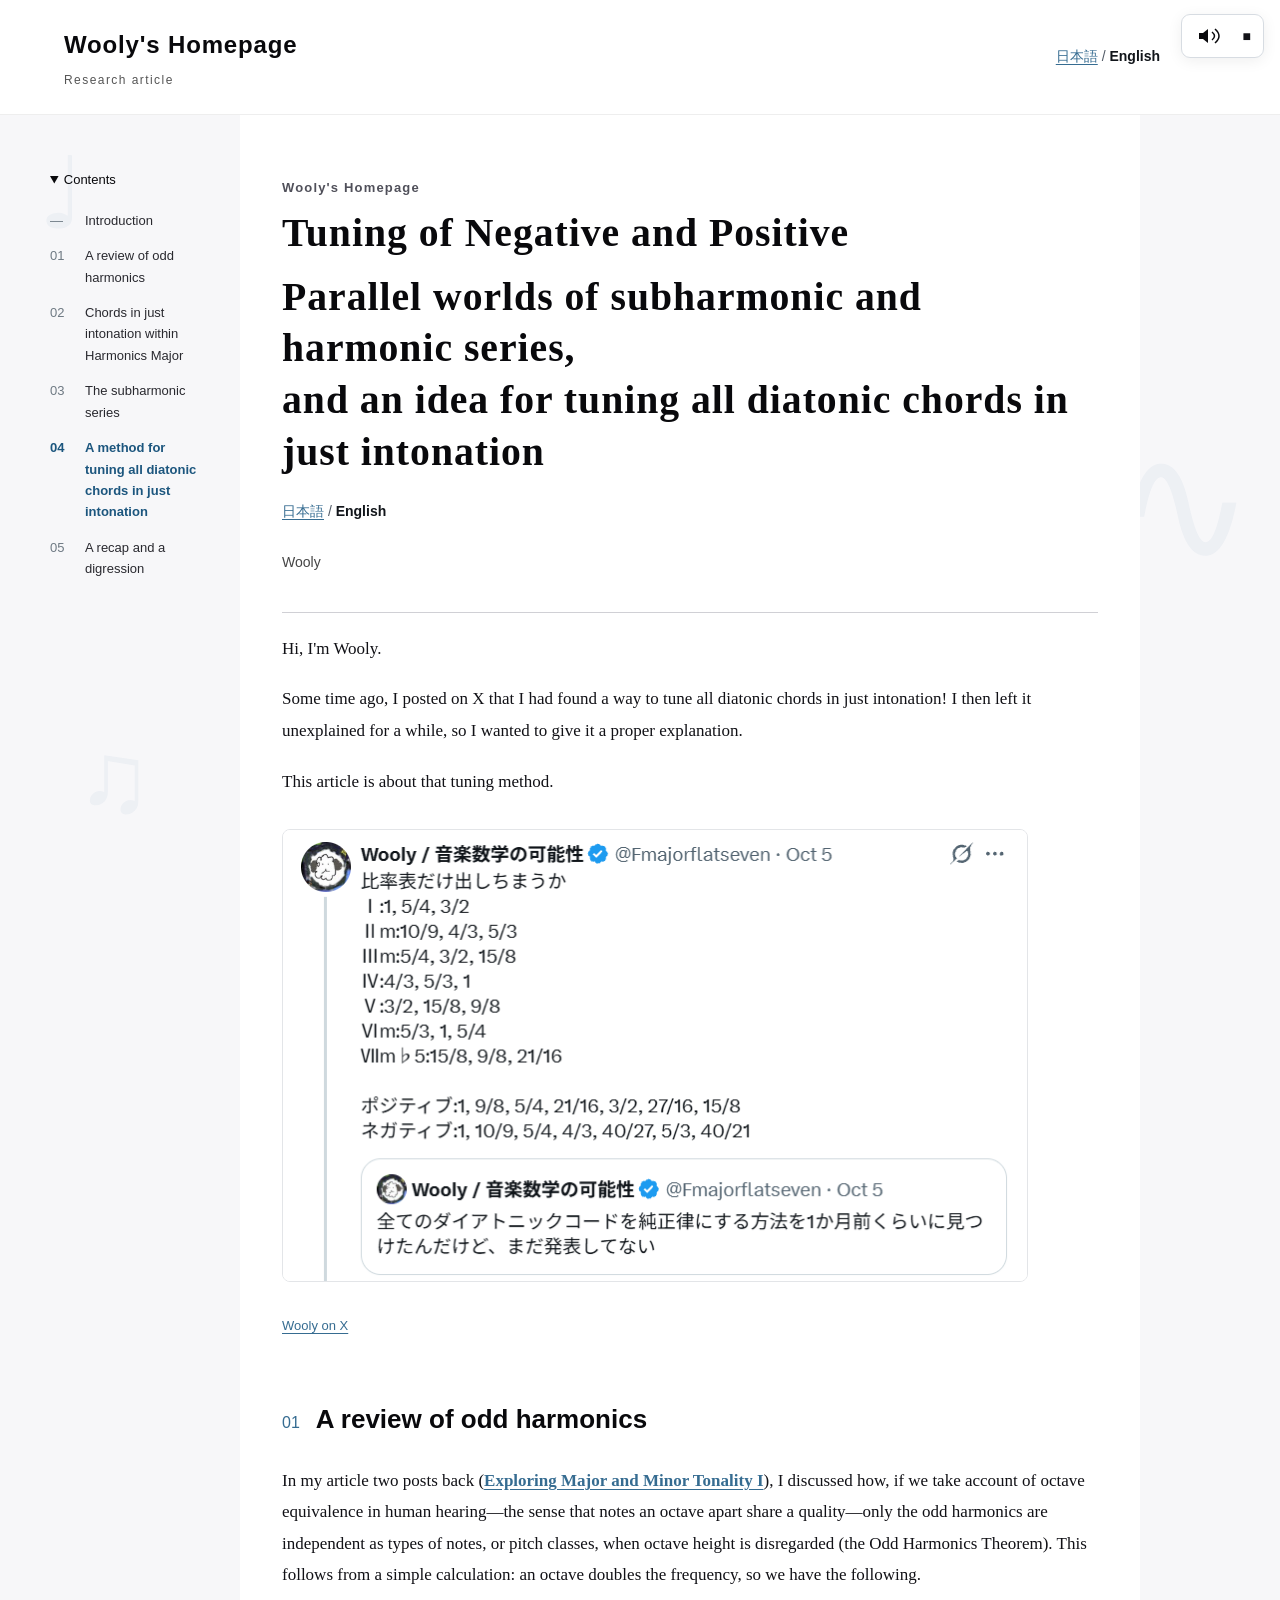
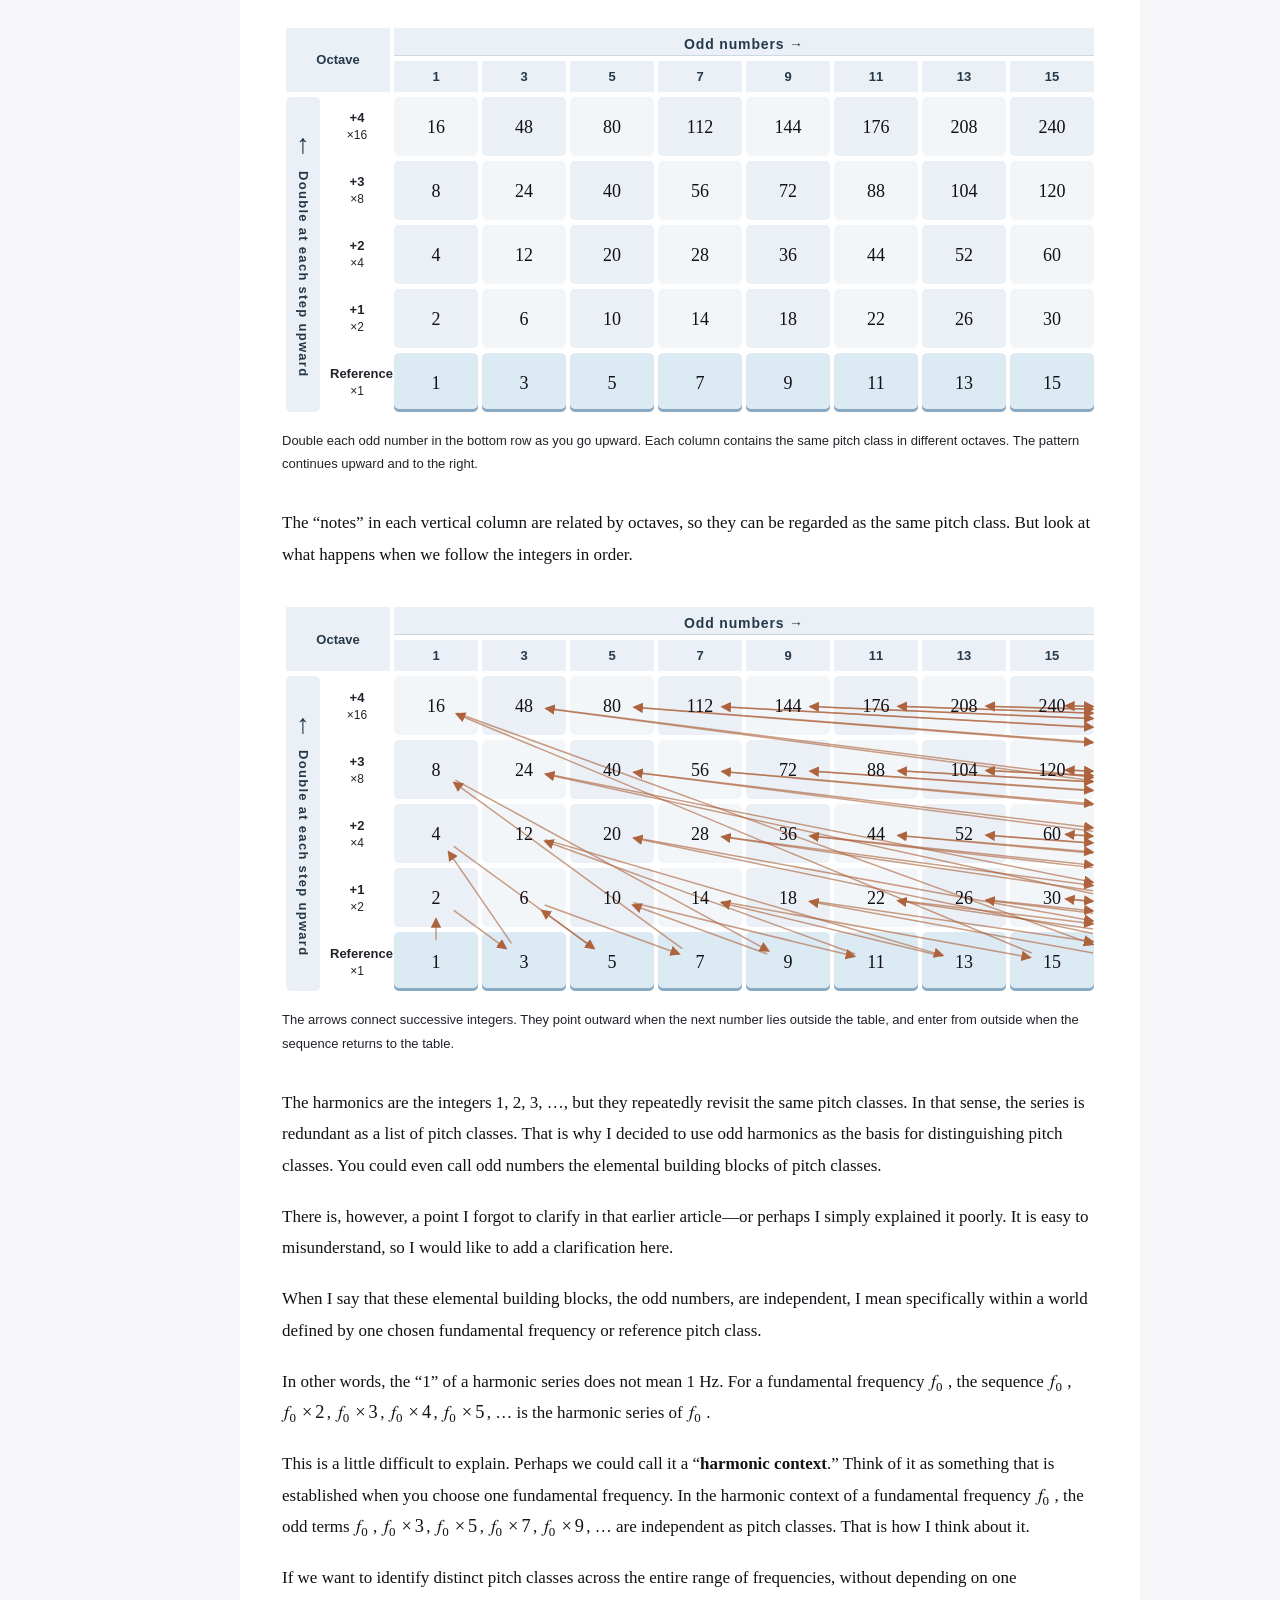
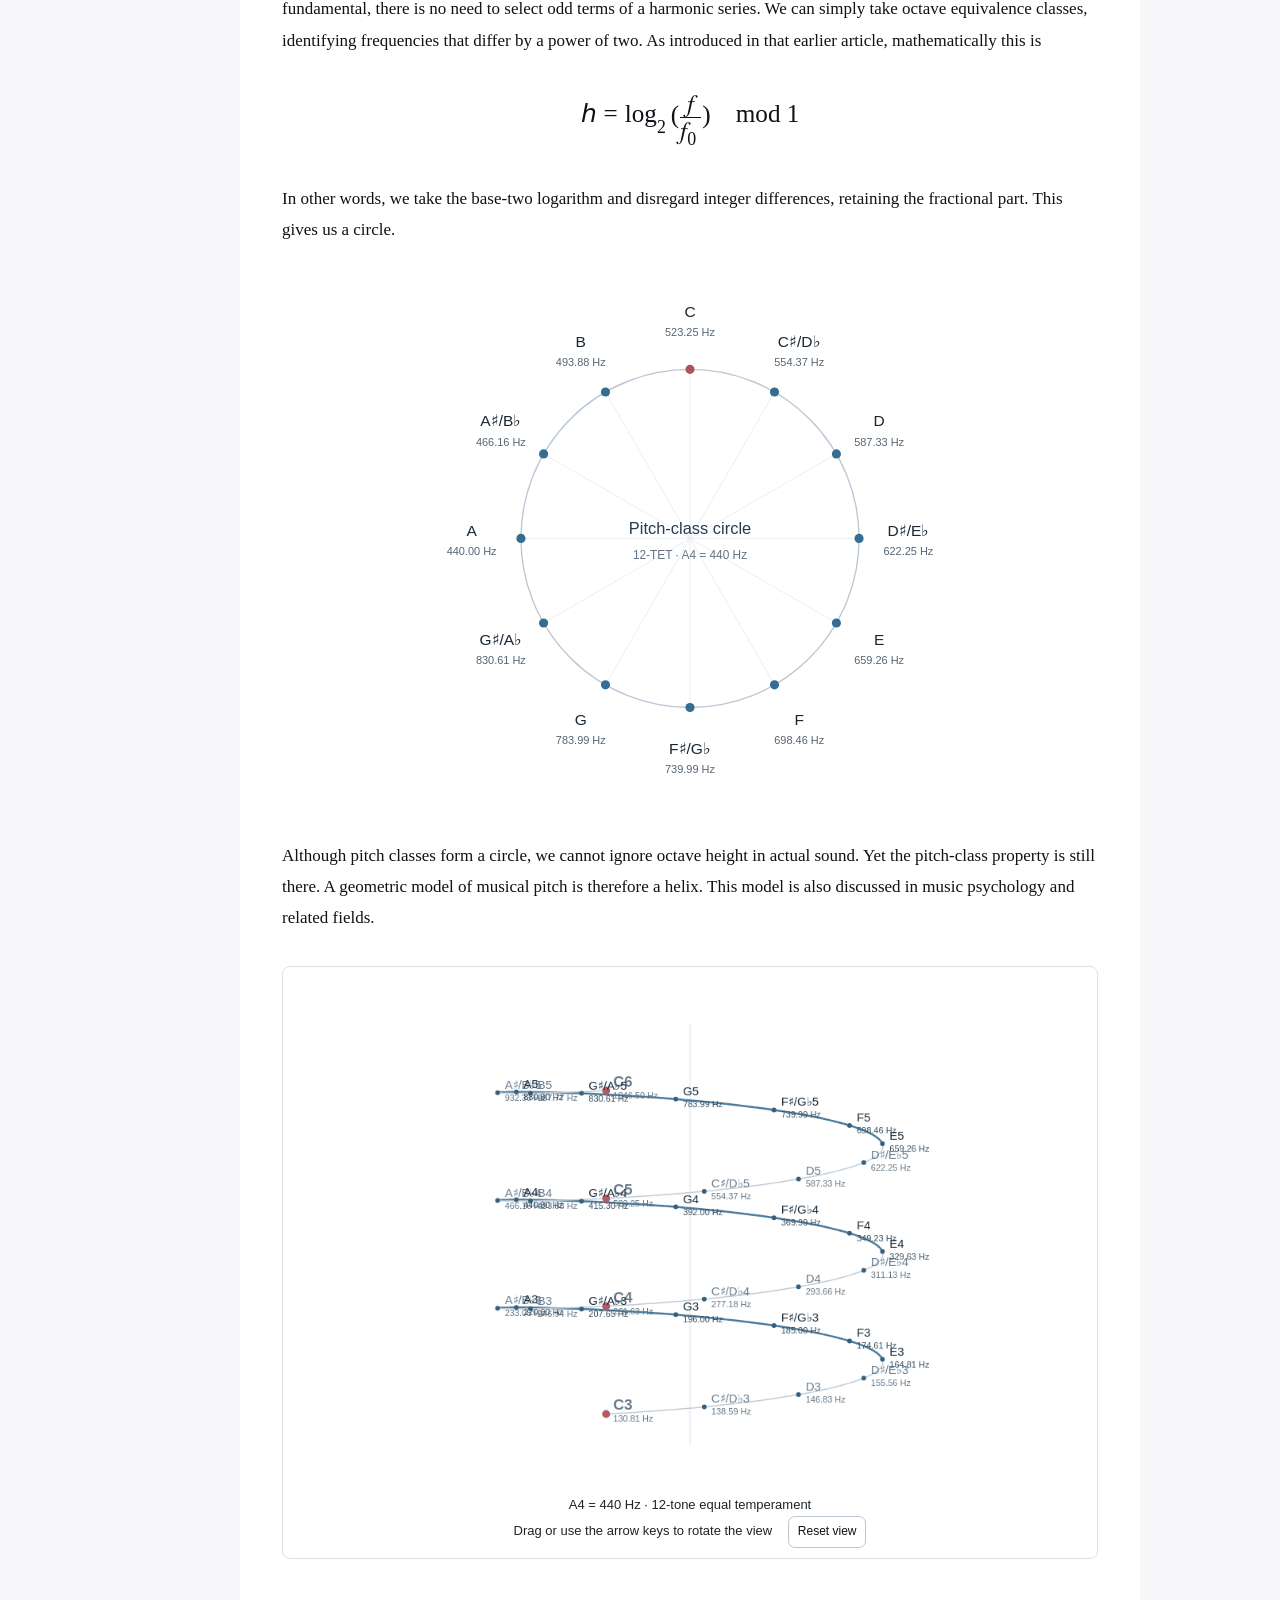
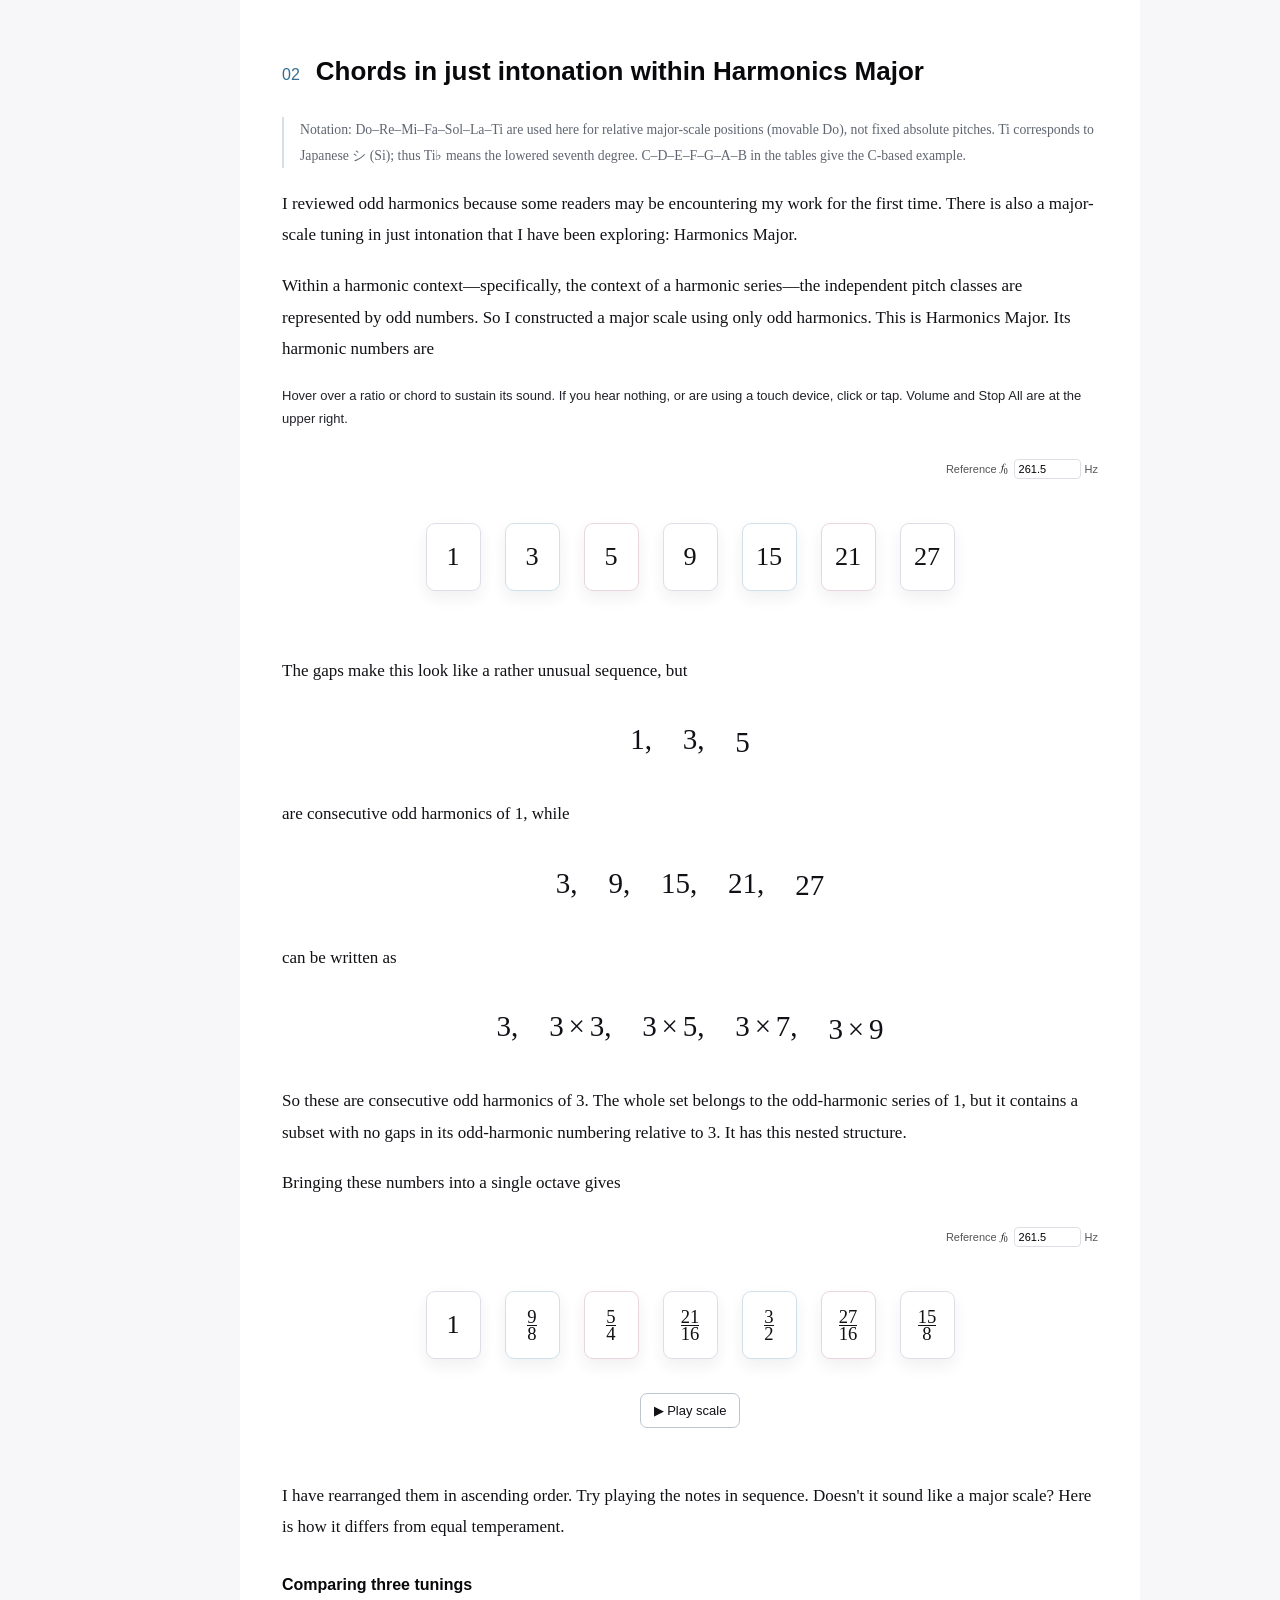
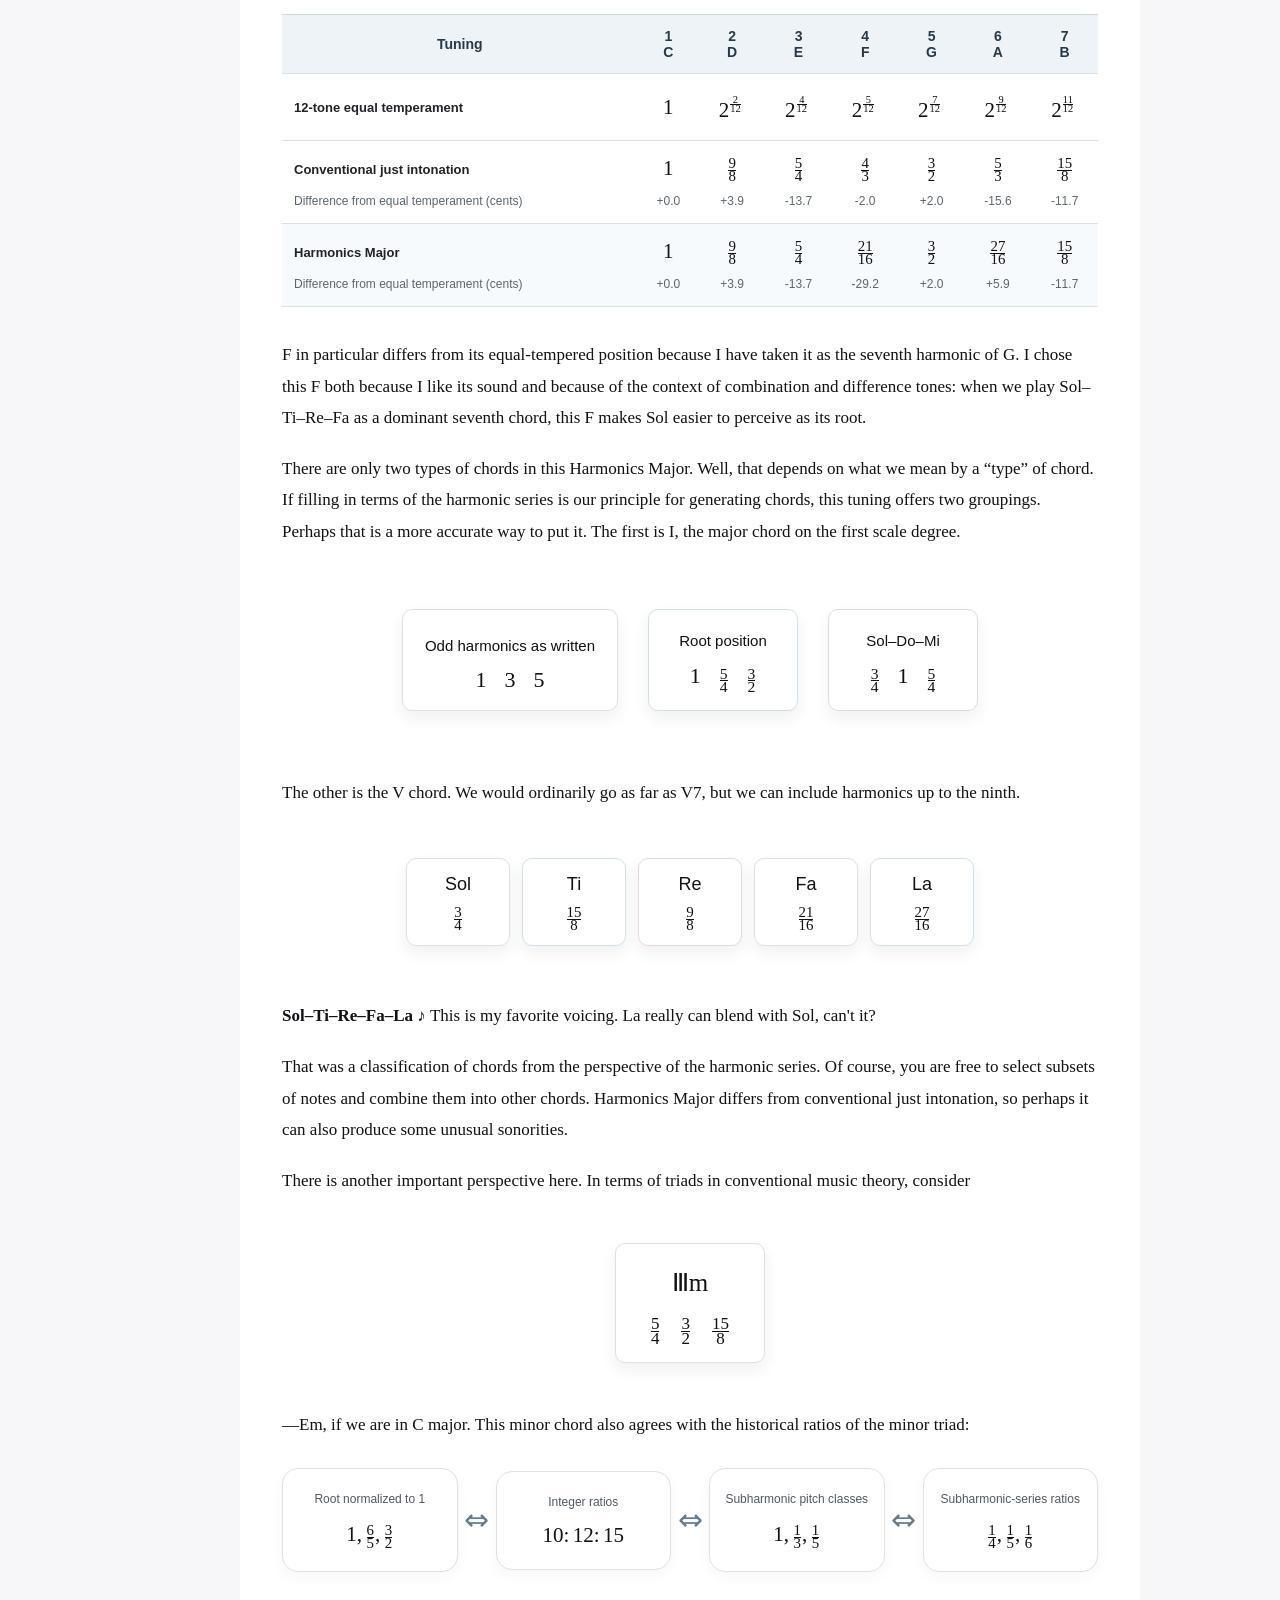
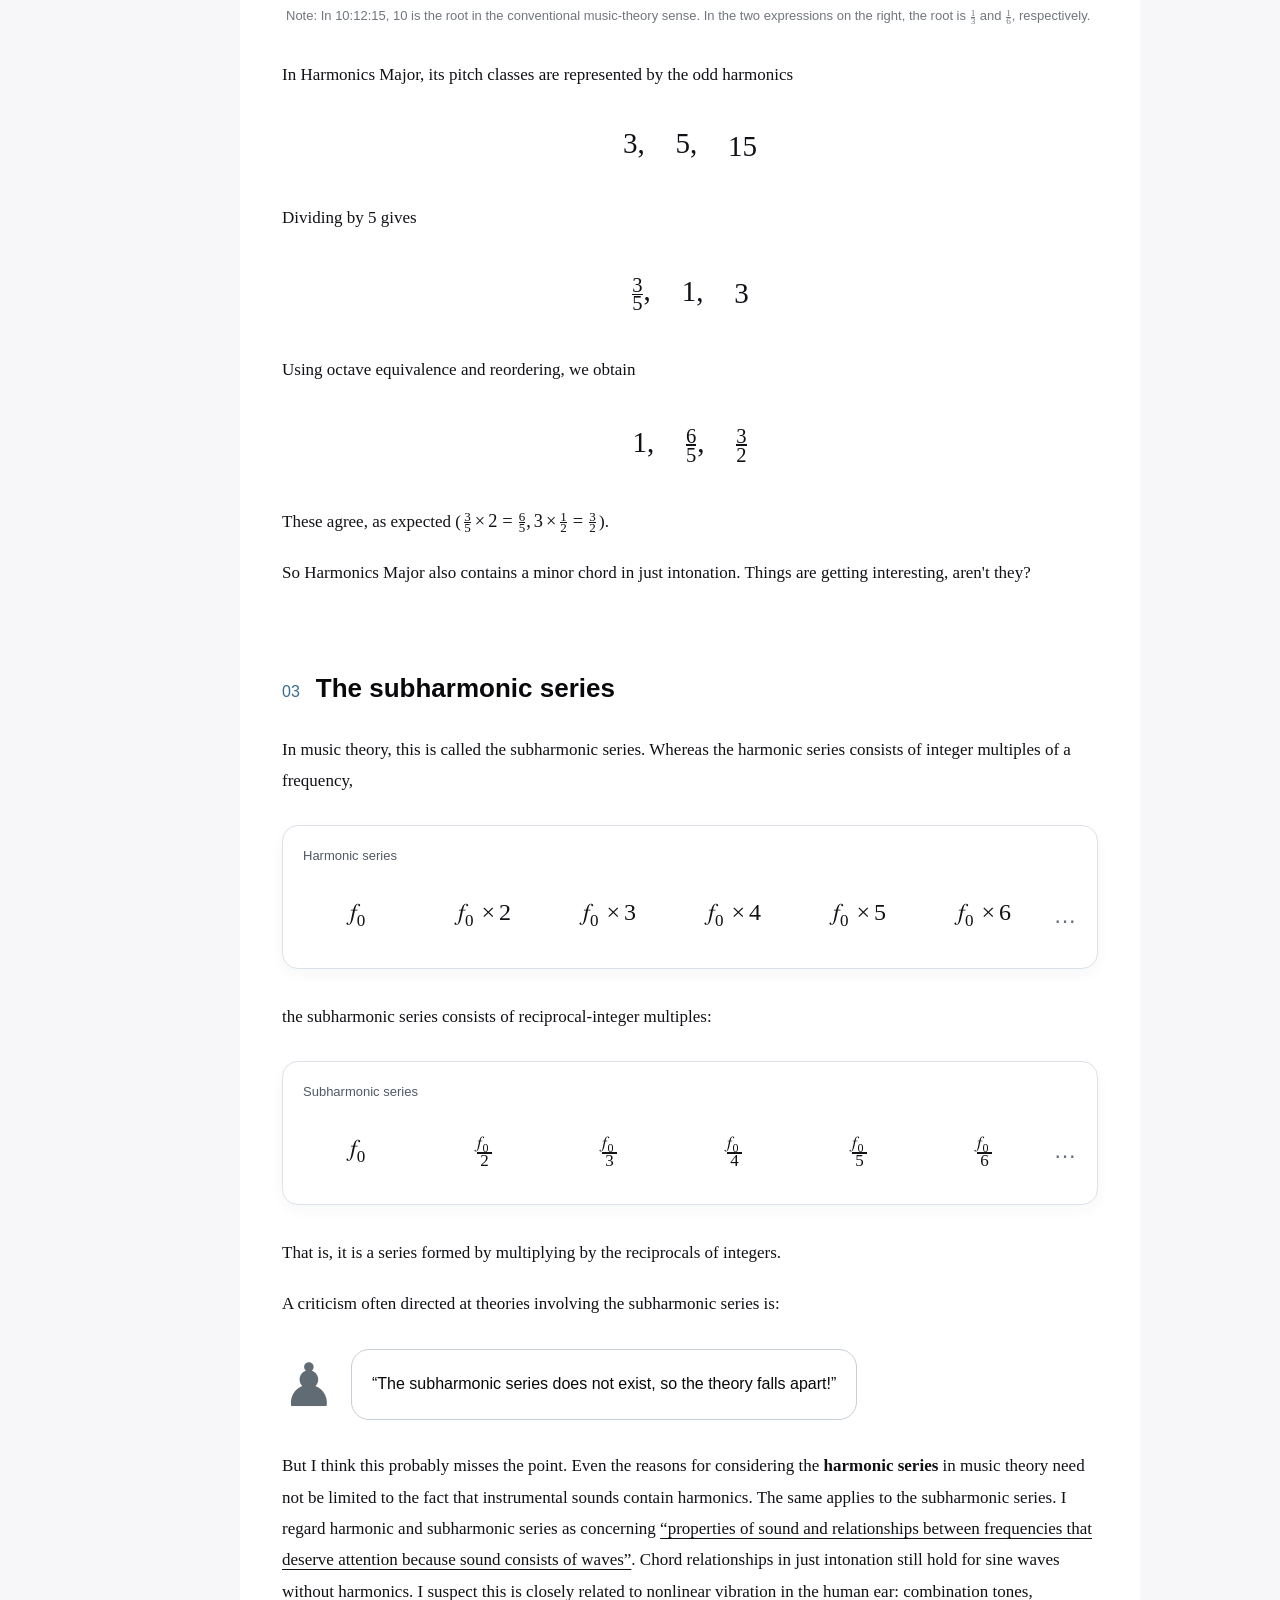
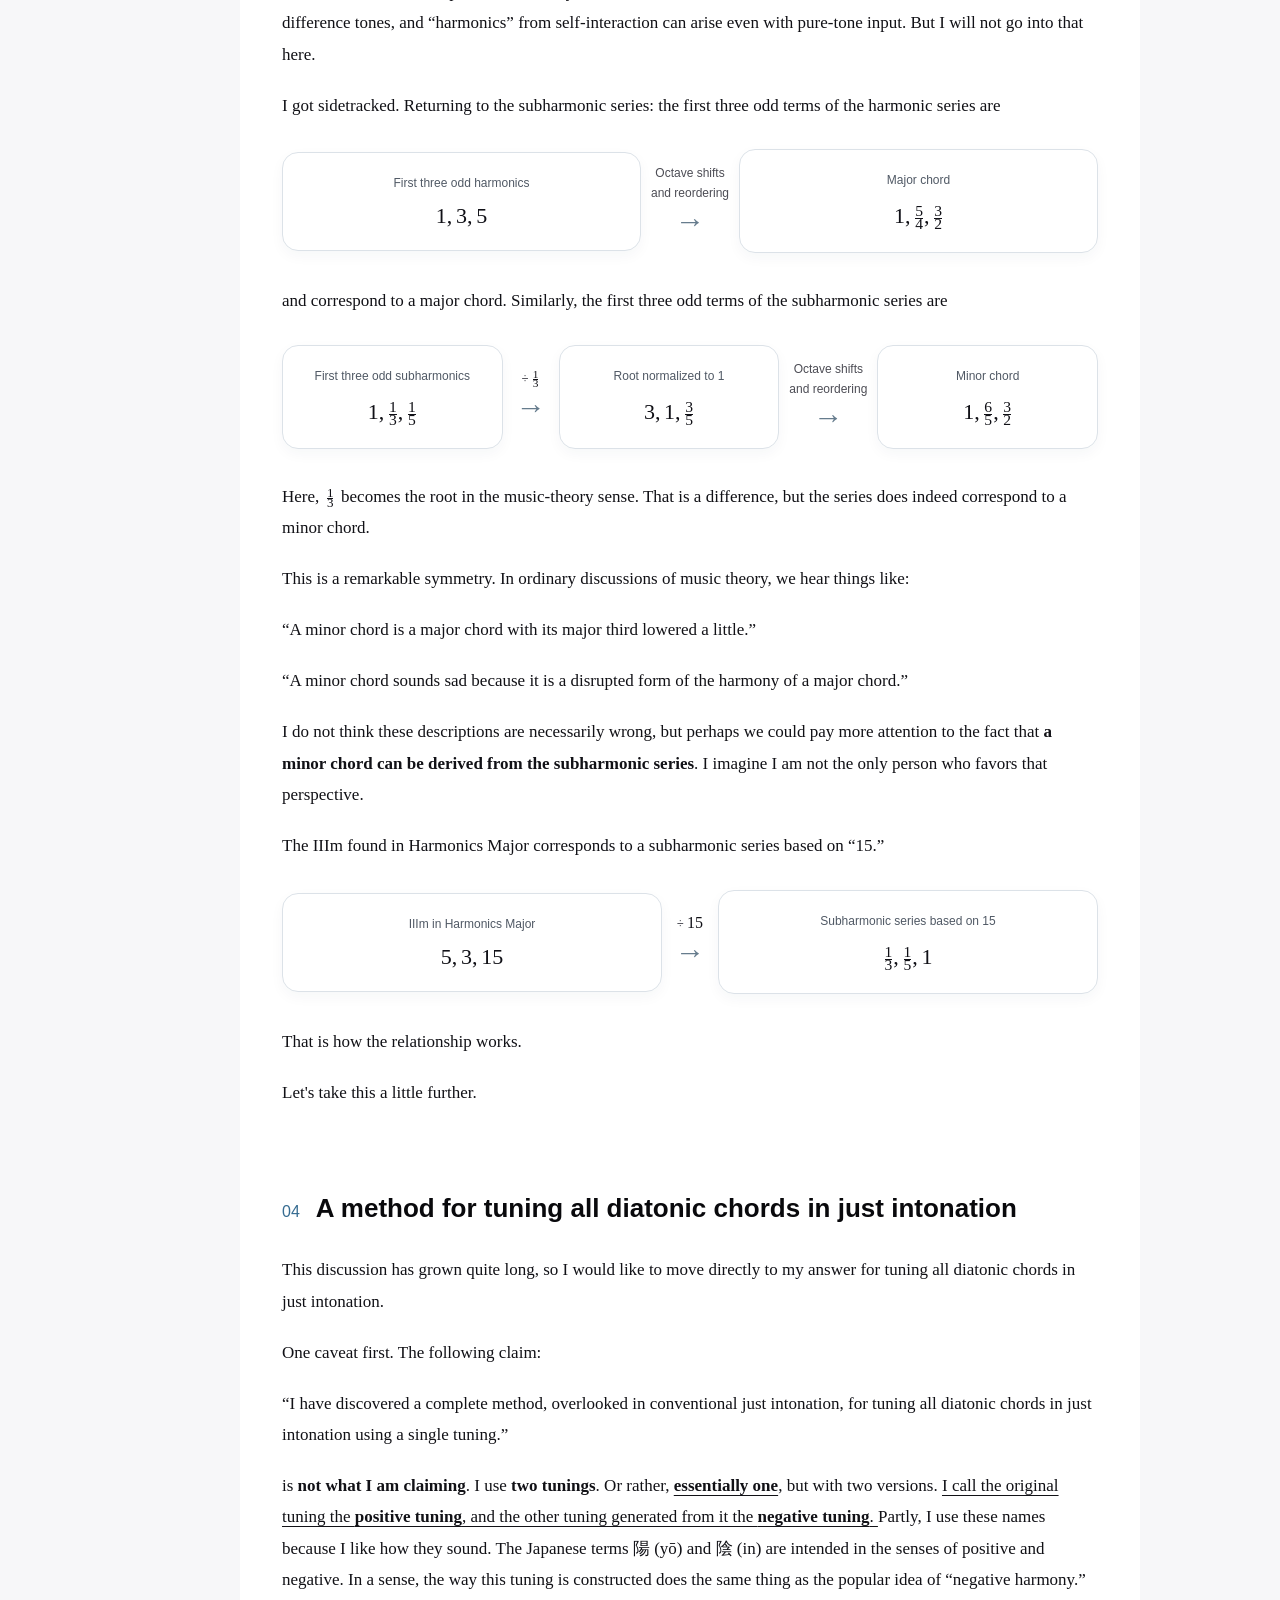
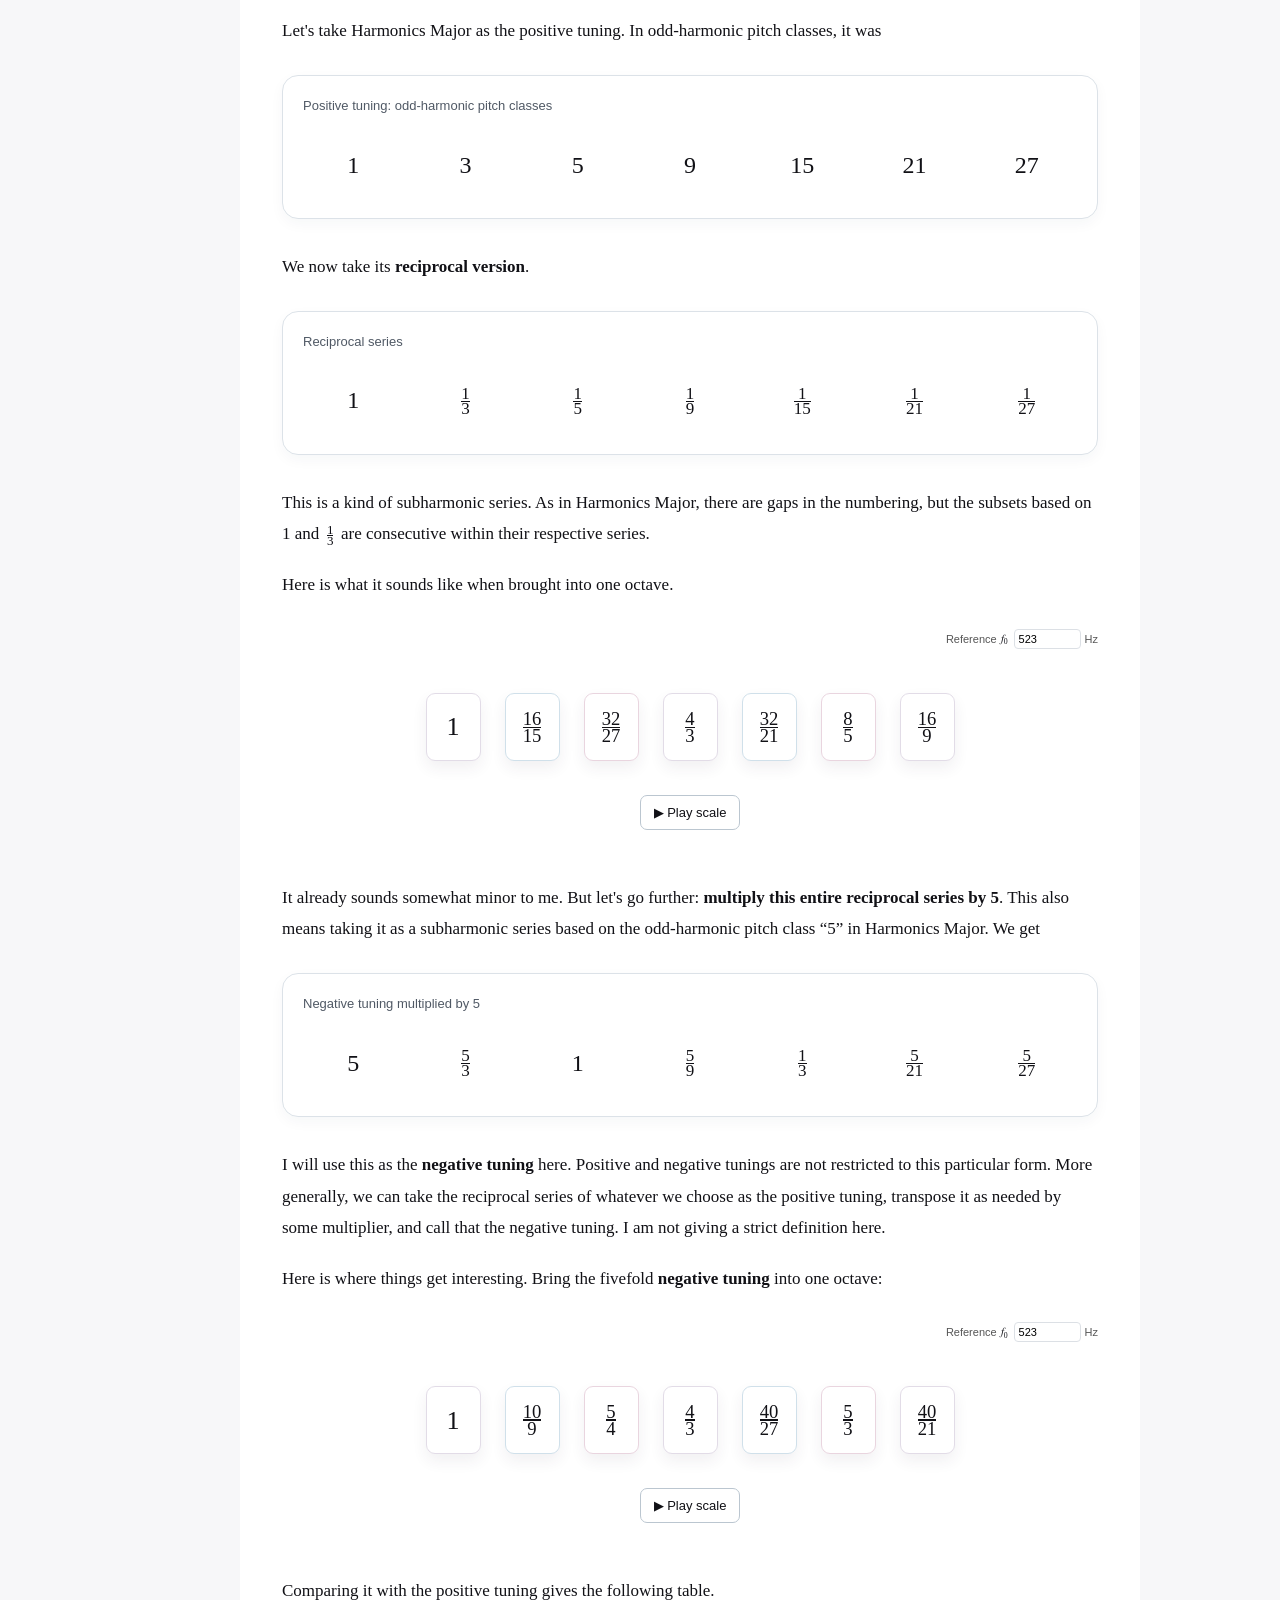
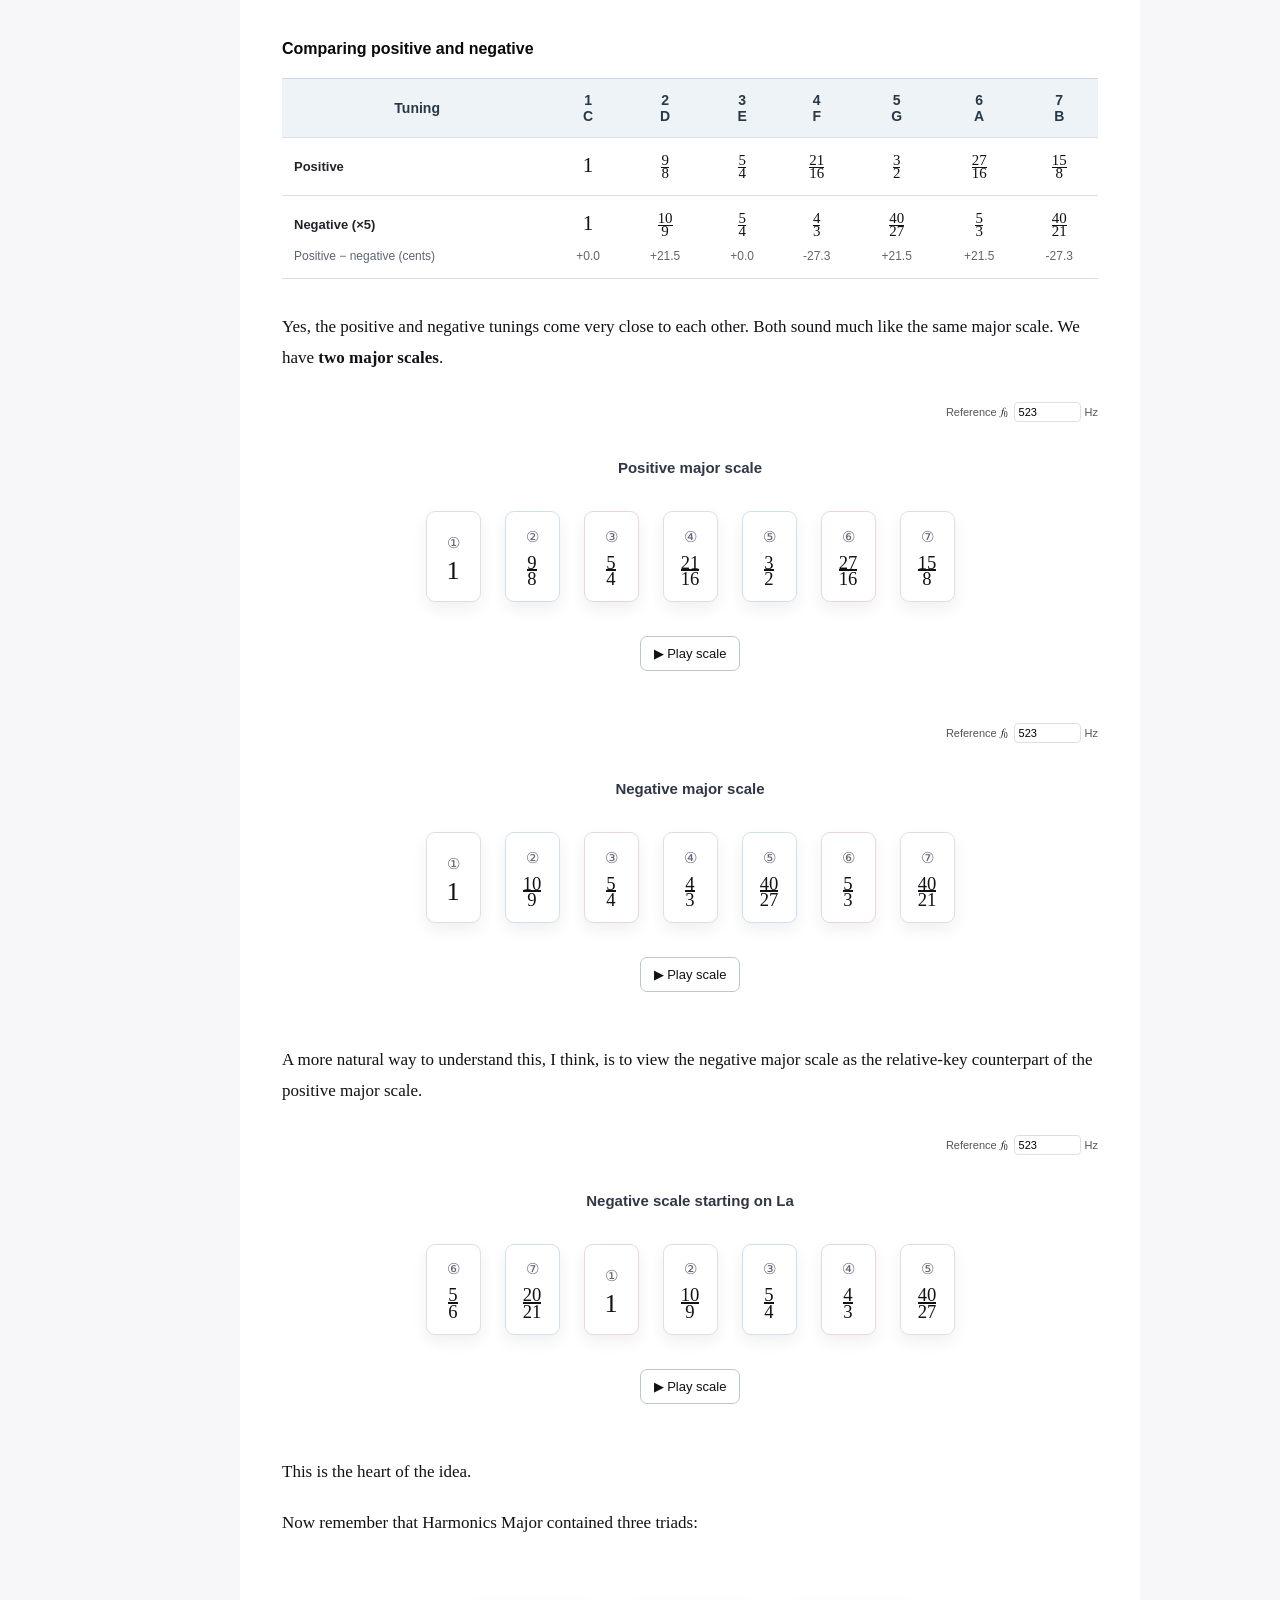
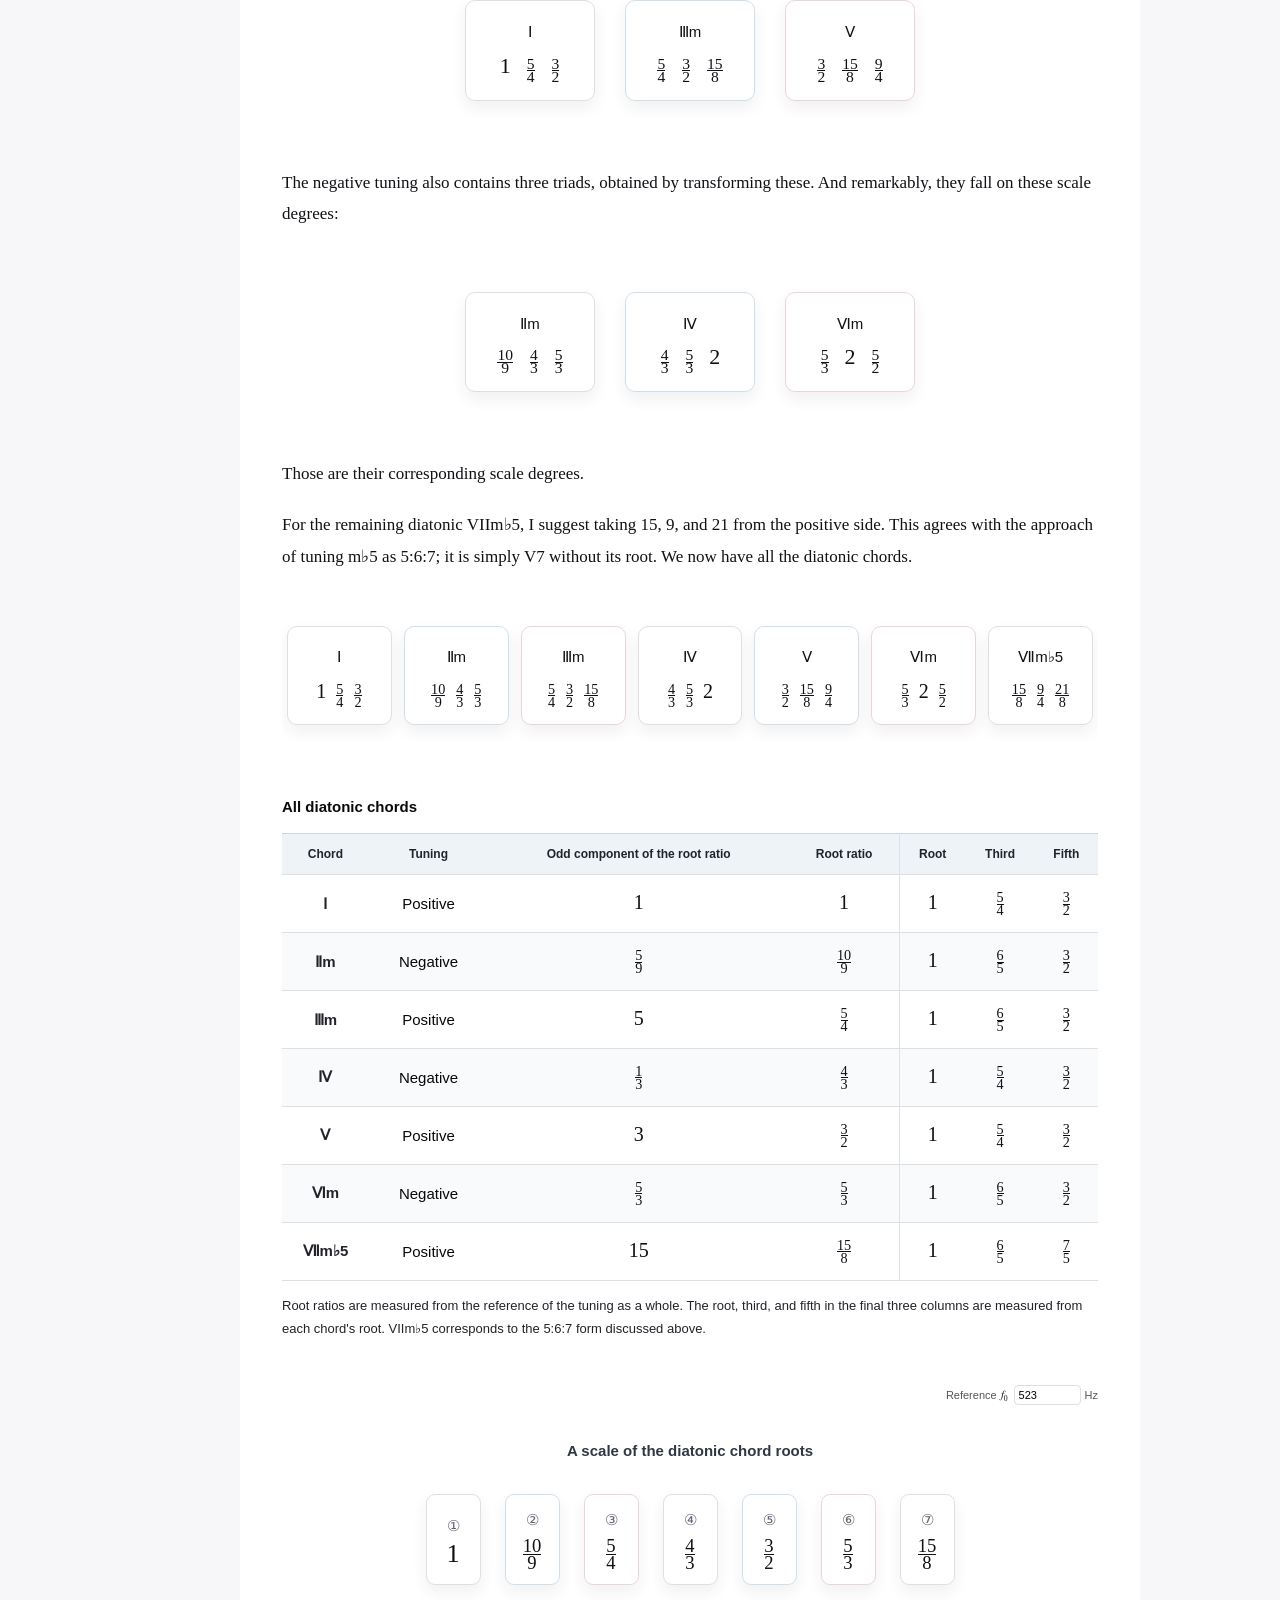
<file: yin-yang-tuning-JA-EN-72/yin-yang-tuning/en.html>
<!doctype html>
<html lang="en"><head><meta charset="utf-8"><meta name="viewport" content="width=device-width,initial-scale=1"><title>Tuning of Negative and Positive | Wooly's Homepage</title><meta name="description" content="Parallel worlds of harmonic and subharmonic series, and an idea for tuning all diatonic chords in just intonation. A research note by Wooly."><link rel="icon" href="assets/wooly.png"><link rel="stylesheet" href="assets/styles.css"><script src="assets/app-en.js" defer></script><link rel="alternate" hreflang="ja" href="index.html"><link rel="alternate" hreflang="en" href="en.html"><script src="assets/language-switch.js" defer></script></head><body><div class="background" aria-hidden="true"><span>♩</span><span>∿</span><span>♫</span></div><header class="site-header"><a class="brand" href="https://uriop-dogg.github.io/homepage/wooly-homepage-JA-EN-02/index.html">Wooly's Homepage<span>Research article</span></a><nav class="language-links" aria-label="Language"><a lang="ja" href="index.html" hreflang="ja" class="language-switch">日本語</a> / <span lang="en" aria-current="page">English</span></nav></header><aside class="audio-dock" aria-label="Audio controls"><details><summary aria-label="Adjust volume"><svg viewbox="0 0 24 24" aria-hidden="true"><path d="M3 9h4l5-4v14l-5-4H3z" fill="currentColor"></path><path d="M16 8q5 4 0 8M19 5q8 7 0 14" fill="none" stroke="currentColor" stroke-width="1.5"></path></svg></summary><label>Volume <input id="volume" type="range" min="0" max="1" step=".01" value=".35"></label></details><button id="stop-all" aria-label="Stop all sounds">■</button></aside><div id="audio-status" role="status"></div><div class="layout"><nav class="toc" aria-label="Contents"><details open><summary>Contents</summary><a href="#intro"><span>—</span>Introduction</a><a href="#section-1"><span>01</span>A review of odd harmonics</a><a href="#section-2"><span>02</span>Chords in just intonation within Harmonics Major</a><a href="#section-3"><span>03</span>The subharmonic series</a><a href="#section-4"><span>04</span>A method for tuning all diatonic chords in just intonation</a><a href="#section-5"><span>05</span>A recap and a digression</a></details></nav><main><header class="article-title" id="intro"><p class="eyebrow">Wooly's Homepage</p><h1>Tuning of Negative and Positive<span>Parallel worlds of subharmonic and harmonic series,<br>and an idea for tuning all diatonic chords in just intonation</span></h1><nav class="language-links" aria-label="Language"><a lang="ja" href="index.html" hreflang="ja" class="language-switch">日本語</a> / <span lang="en" aria-current="page">English</span></nav><p class="byline">Wooly</p></header><div class="prose" data-source-paragraph="1">Hi, I'm Wooly.</div><div class="prose" data-source-paragraph="2">Some time ago, I posted on X that I had found a way to tune all diatonic chords in just intonation! I then left it unexplained for a while, so I wanted to give it a proper explanation.</div><div class="prose" data-source-paragraph="3">This article is about that tuning method.</div><div data-source-paragraph="5"><figure class="post-image"><img src="assets/first-post.png" width="746" height="484" alt="Wooly's original Japanese X post presenting diatonic chord ratios and positive and negative tunings."></figure></div><p class="small x-profile"><a href="https://x.com/Fmajorflatseven">Wooly on X</a></p><section id="section-1"><header class="chapter-heading"><span>01</span><h2>A review of odd harmonics</h2></header><div class="prose" data-source-paragraph="8">In my article two posts back (<a href="https://uriop-dogg.github.io/m2_music_math/M2-v10.2-JA-EN/index.html"><strong>Exploring Major and Minor Tonality I</strong></a>), I discussed how, if we take account of octave equivalence in human hearing—the sense that notes an octave apart share a quality—only the odd harmonics are independent as types of notes, or pitch classes, when octave height is disregarded (the Odd Harmonics Theorem). This follows from a simple calculation: an octave doubles the frequency, so we have the following.</div><div data-source-paragraph="10"><figure class="lattice "><div class="grid-scroll"><div class="grid-inner"><table class="harmonic-grid integrated-axes" aria-label="Odd harmonics and their higher octaves"><colgroup><col class="axis-col"><col class="octave-col"><col span="8"></colgroup><thead><tr><th colspan="2" rowspan="2" scope="colgroup">Octave</th><th class="axis-x" colspan="8" scope="colgroup">Odd numbers →</th></tr><tr><th scope="col">1</th><th scope="col">3</th><th scope="col">5</th><th scope="col">7</th><th scope="col">9</th><th scope="col">11</th><th scope="col">13</th><th scope="col">15</th></tr></thead><tbody><tr><th class="axis-y" rowspan="5" scope="rowgroup"><span class="axis-up">↑</span><span class="axis-y-label">Double at each step upward</span></th><th scope="row">+4<small>×16</small></th><td data-value="16.0" data-odd="1" data-power="4" class=""><span class="grid-number"><math xmlns="http://www.w3.org/1998/Math/MathML"><mn>16</mn></math></span></td><td data-value="48.0" data-odd="3" data-power="4" class=""><span class="grid-number"><math xmlns="http://www.w3.org/1998/Math/MathML"><mn>48</mn></math></span></td><td data-value="80.0" data-odd="5" data-power="4" class=""><span class="grid-number"><math xmlns="http://www.w3.org/1998/Math/MathML"><mn>80</mn></math></span></td><td data-value="112.0" data-odd="7" data-power="4" class=""><span class="grid-number"><math xmlns="http://www.w3.org/1998/Math/MathML"><mn>112</mn></math></span></td><td data-value="144.0" data-odd="9" data-power="4" class=""><span class="grid-number"><math xmlns="http://www.w3.org/1998/Math/MathML"><mn>144</mn></math></span></td><td data-value="176.0" data-odd="11" data-power="4" class=""><span class="grid-number"><math xmlns="http://www.w3.org/1998/Math/MathML"><mn>176</mn></math></span></td><td data-value="208.0" data-odd="13" data-power="4" class=""><span class="grid-number"><math xmlns="http://www.w3.org/1998/Math/MathML"><mn>208</mn></math></span></td><td data-value="240.0" data-odd="15" data-power="4" class=""><span class="grid-number"><math xmlns="http://www.w3.org/1998/Math/MathML"><mn>240</mn></math></span></td></tr><tr><th scope="row">+3<small>×8</small></th><td data-value="8.0" data-odd="1" data-power="3" class=""><span class="grid-number"><math xmlns="http://www.w3.org/1998/Math/MathML"><mn>8</mn></math></span></td><td data-value="24.0" data-odd="3" data-power="3" class=""><span class="grid-number"><math xmlns="http://www.w3.org/1998/Math/MathML"><mn>24</mn></math></span></td><td data-value="40.0" data-odd="5" data-power="3" class=""><span class="grid-number"><math xmlns="http://www.w3.org/1998/Math/MathML"><mn>40</mn></math></span></td><td data-value="56.0" data-odd="7" data-power="3" class=""><span class="grid-number"><math xmlns="http://www.w3.org/1998/Math/MathML"><mn>56</mn></math></span></td><td data-value="72.0" data-odd="9" data-power="3" class=""><span class="grid-number"><math xmlns="http://www.w3.org/1998/Math/MathML"><mn>72</mn></math></span></td><td data-value="88.0" data-odd="11" data-power="3" class=""><span class="grid-number"><math xmlns="http://www.w3.org/1998/Math/MathML"><mn>88</mn></math></span></td><td data-value="104.0" data-odd="13" data-power="3" class=""><span class="grid-number"><math xmlns="http://www.w3.org/1998/Math/MathML"><mn>104</mn></math></span></td><td data-value="120.0" data-odd="15" data-power="3" class=""><span class="grid-number"><math xmlns="http://www.w3.org/1998/Math/MathML"><mn>120</mn></math></span></td></tr><tr><th scope="row">+2<small>×4</small></th><td data-value="4.0" data-odd="1" data-power="2" class=""><span class="grid-number"><math xmlns="http://www.w3.org/1998/Math/MathML"><mn>4</mn></math></span></td><td data-value="12.0" data-odd="3" data-power="2" class=""><span class="grid-number"><math xmlns="http://www.w3.org/1998/Math/MathML"><mn>12</mn></math></span></td><td data-value="20.0" data-odd="5" data-power="2" class=""><span class="grid-number"><math xmlns="http://www.w3.org/1998/Math/MathML"><mn>20</mn></math></span></td><td data-value="28.0" data-odd="7" data-power="2" class=""><span class="grid-number"><math xmlns="http://www.w3.org/1998/Math/MathML"><mn>28</mn></math></span></td><td data-value="36.0" data-odd="9" data-power="2" class=""><span class="grid-number"><math xmlns="http://www.w3.org/1998/Math/MathML"><mn>36</mn></math></span></td><td data-value="44.0" data-odd="11" data-power="2" class=""><span class="grid-number"><math xmlns="http://www.w3.org/1998/Math/MathML"><mn>44</mn></math></span></td><td data-value="52.0" data-odd="13" data-power="2" class=""><span class="grid-number"><math xmlns="http://www.w3.org/1998/Math/MathML"><mn>52</mn></math></span></td><td data-value="60.0" data-odd="15" data-power="2" class=""><span class="grid-number"><math xmlns="http://www.w3.org/1998/Math/MathML"><mn>60</mn></math></span></td></tr><tr><th scope="row">+1<small>×2</small></th><td data-value="2.0" data-odd="1" data-power="1" class=""><span class="grid-number"><math xmlns="http://www.w3.org/1998/Math/MathML"><mn>2</mn></math></span></td><td data-value="6.0" data-odd="3" data-power="1" class=""><span class="grid-number"><math xmlns="http://www.w3.org/1998/Math/MathML"><mn>6</mn></math></span></td><td data-value="10.0" data-odd="5" data-power="1" class=""><span class="grid-number"><math xmlns="http://www.w3.org/1998/Math/MathML"><mn>10</mn></math></span></td><td data-value="14.0" data-odd="7" data-power="1" class=""><span class="grid-number"><math xmlns="http://www.w3.org/1998/Math/MathML"><mn>14</mn></math></span></td><td data-value="18.0" data-odd="9" data-power="1" class=""><span class="grid-number"><math xmlns="http://www.w3.org/1998/Math/MathML"><mn>18</mn></math></span></td><td data-value="22.0" data-odd="11" data-power="1" class=""><span class="grid-number"><math xmlns="http://www.w3.org/1998/Math/MathML"><mn>22</mn></math></span></td><td data-value="26.0" data-odd="13" data-power="1" class=""><span class="grid-number"><math xmlns="http://www.w3.org/1998/Math/MathML"><mn>26</mn></math></span></td><td data-value="30.0" data-odd="15" data-power="1" class=""><span class="grid-number"><math xmlns="http://www.w3.org/1998/Math/MathML"><mn>30</mn></math></span></td></tr><tr><th scope="row">Reference<small>×1</small></th><td data-value="1.0" data-odd="1" data-power="0" class="unit-row"><span class="grid-number"><math xmlns="http://www.w3.org/1998/Math/MathML"><mn>1</mn></math></span></td><td data-value="3.0" data-odd="3" data-power="0" class="unit-row"><span class="grid-number"><math xmlns="http://www.w3.org/1998/Math/MathML"><mn>3</mn></math></span></td><td data-value="5.0" data-odd="5" data-power="0" class="unit-row"><span class="grid-number"><math xmlns="http://www.w3.org/1998/Math/MathML"><mn>5</mn></math></span></td><td data-value="7.0" data-odd="7" data-power="0" class="unit-row"><span class="grid-number"><math xmlns="http://www.w3.org/1998/Math/MathML"><mn>7</mn></math></span></td><td data-value="9.0" data-odd="9" data-power="0" class="unit-row"><span class="grid-number"><math xmlns="http://www.w3.org/1998/Math/MathML"><mn>9</mn></math></span></td><td data-value="11.0" data-odd="11" data-power="0" class="unit-row"><span class="grid-number"><math xmlns="http://www.w3.org/1998/Math/MathML"><mn>11</mn></math></span></td><td data-value="13.0" data-odd="13" data-power="0" class="unit-row"><span class="grid-number"><math xmlns="http://www.w3.org/1998/Math/MathML"><mn>13</mn></math></span></td><td data-value="15.0" data-odd="15" data-power="0" class="unit-row"><span class="grid-number"><math xmlns="http://www.w3.org/1998/Math/MathML"><mn>15</mn></math></span></td></tr></tbody></table></div></div><figcaption>Double each odd number in the bottom row as you go upward. Each column contains the same pitch class in different octaves. The pattern continues upward and to the right.</figcaption></figure></div><div class="prose" data-source-paragraph="24">The “notes” in each vertical column are related by octaves, so they can be regarded as the same pitch class. But look at what happens when we follow the integers in order.</div><div data-source-paragraph="26"><figure class="lattice "><div class="grid-scroll"><div class="grid-inner"><table class="harmonic-grid integrated-axes" aria-label="Odd harmonics and their higher octaves"><colgroup><col class="axis-col"><col class="octave-col"><col span="8"></colgroup><thead><tr><th colspan="2" rowspan="2" scope="colgroup">Octave</th><th class="axis-x" colspan="8" scope="colgroup">Odd numbers →</th></tr><tr><th scope="col">1</th><th scope="col">3</th><th scope="col">5</th><th scope="col">7</th><th scope="col">9</th><th scope="col">11</th><th scope="col">13</th><th scope="col">15</th></tr></thead><tbody><tr><th class="axis-y" rowspan="5" scope="rowgroup"><span class="axis-up">↑</span><span class="axis-y-label">Double at each step upward</span></th><th scope="row">+4<small>×16</small></th><td data-value="16.0" data-odd="1" data-power="4" class=""><span class="grid-number"><math xmlns="http://www.w3.org/1998/Math/MathML"><mn>16</mn></math></span></td><td data-value="48.0" data-odd="3" data-power="4" class=""><span class="grid-number"><math xmlns="http://www.w3.org/1998/Math/MathML"><mn>48</mn></math></span></td><td data-value="80.0" data-odd="5" data-power="4" class=""><span class="grid-number"><math xmlns="http://www.w3.org/1998/Math/MathML"><mn>80</mn></math></span></td><td data-value="112.0" data-odd="7" data-power="4" class=""><span class="grid-number"><math xmlns="http://www.w3.org/1998/Math/MathML"><mn>112</mn></math></span></td><td data-value="144.0" data-odd="9" data-power="4" class=""><span class="grid-number"><math xmlns="http://www.w3.org/1998/Math/MathML"><mn>144</mn></math></span></td><td data-value="176.0" data-odd="11" data-power="4" class=""><span class="grid-number"><math xmlns="http://www.w3.org/1998/Math/MathML"><mn>176</mn></math></span></td><td data-value="208.0" data-odd="13" data-power="4" class=""><span class="grid-number"><math xmlns="http://www.w3.org/1998/Math/MathML"><mn>208</mn></math></span></td><td data-value="240.0" data-odd="15" data-power="4" class=""><span class="grid-number"><math xmlns="http://www.w3.org/1998/Math/MathML"><mn>240</mn></math></span></td></tr><tr><th scope="row">+3<small>×8</small></th><td data-value="8.0" data-odd="1" data-power="3" class=""><span class="grid-number"><math xmlns="http://www.w3.org/1998/Math/MathML"><mn>8</mn></math></span></td><td data-value="24.0" data-odd="3" data-power="3" class=""><span class="grid-number"><math xmlns="http://www.w3.org/1998/Math/MathML"><mn>24</mn></math></span></td><td data-value="40.0" data-odd="5" data-power="3" class=""><span class="grid-number"><math xmlns="http://www.w3.org/1998/Math/MathML"><mn>40</mn></math></span></td><td data-value="56.0" data-odd="7" data-power="3" class=""><span class="grid-number"><math xmlns="http://www.w3.org/1998/Math/MathML"><mn>56</mn></math></span></td><td data-value="72.0" data-odd="9" data-power="3" class=""><span class="grid-number"><math xmlns="http://www.w3.org/1998/Math/MathML"><mn>72</mn></math></span></td><td data-value="88.0" data-odd="11" data-power="3" class=""><span class="grid-number"><math xmlns="http://www.w3.org/1998/Math/MathML"><mn>88</mn></math></span></td><td data-value="104.0" data-odd="13" data-power="3" class=""><span class="grid-number"><math xmlns="http://www.w3.org/1998/Math/MathML"><mn>104</mn></math></span></td><td data-value="120.0" data-odd="15" data-power="3" class=""><span class="grid-number"><math xmlns="http://www.w3.org/1998/Math/MathML"><mn>120</mn></math></span></td></tr><tr><th scope="row">+2<small>×4</small></th><td data-value="4.0" data-odd="1" data-power="2" class=""><span class="grid-number"><math xmlns="http://www.w3.org/1998/Math/MathML"><mn>4</mn></math></span></td><td data-value="12.0" data-odd="3" data-power="2" class=""><span class="grid-number"><math xmlns="http://www.w3.org/1998/Math/MathML"><mn>12</mn></math></span></td><td data-value="20.0" data-odd="5" data-power="2" class=""><span class="grid-number"><math xmlns="http://www.w3.org/1998/Math/MathML"><mn>20</mn></math></span></td><td data-value="28.0" data-odd="7" data-power="2" class=""><span class="grid-number"><math xmlns="http://www.w3.org/1998/Math/MathML"><mn>28</mn></math></span></td><td data-value="36.0" data-odd="9" data-power="2" class=""><span class="grid-number"><math xmlns="http://www.w3.org/1998/Math/MathML"><mn>36</mn></math></span></td><td data-value="44.0" data-odd="11" data-power="2" class=""><span class="grid-number"><math xmlns="http://www.w3.org/1998/Math/MathML"><mn>44</mn></math></span></td><td data-value="52.0" data-odd="13" data-power="2" class=""><span class="grid-number"><math xmlns="http://www.w3.org/1998/Math/MathML"><mn>52</mn></math></span></td><td data-value="60.0" data-odd="15" data-power="2" class=""><span class="grid-number"><math xmlns="http://www.w3.org/1998/Math/MathML"><mn>60</mn></math></span></td></tr><tr><th scope="row">+1<small>×2</small></th><td data-value="2.0" data-odd="1" data-power="1" class=""><span class="grid-number"><math xmlns="http://www.w3.org/1998/Math/MathML"><mn>2</mn></math></span></td><td data-value="6.0" data-odd="3" data-power="1" class=""><span class="grid-number"><math xmlns="http://www.w3.org/1998/Math/MathML"><mn>6</mn></math></span></td><td data-value="10.0" data-odd="5" data-power="1" class=""><span class="grid-number"><math xmlns="http://www.w3.org/1998/Math/MathML"><mn>10</mn></math></span></td><td data-value="14.0" data-odd="7" data-power="1" class=""><span class="grid-number"><math xmlns="http://www.w3.org/1998/Math/MathML"><mn>14</mn></math></span></td><td data-value="18.0" data-odd="9" data-power="1" class=""><span class="grid-number"><math xmlns="http://www.w3.org/1998/Math/MathML"><mn>18</mn></math></span></td><td data-value="22.0" data-odd="11" data-power="1" class=""><span class="grid-number"><math xmlns="http://www.w3.org/1998/Math/MathML"><mn>22</mn></math></span></td><td data-value="26.0" data-odd="13" data-power="1" class=""><span class="grid-number"><math xmlns="http://www.w3.org/1998/Math/MathML"><mn>26</mn></math></span></td><td data-value="30.0" data-odd="15" data-power="1" class=""><span class="grid-number"><math xmlns="http://www.w3.org/1998/Math/MathML"><mn>30</mn></math></span></td></tr><tr><th scope="row">Reference<small>×1</small></th><td data-value="1.0" data-odd="1" data-power="0" class="unit-row"><span class="grid-number"><math xmlns="http://www.w3.org/1998/Math/MathML"><mn>1</mn></math></span></td><td data-value="3.0" data-odd="3" data-power="0" class="unit-row"><span class="grid-number"><math xmlns="http://www.w3.org/1998/Math/MathML"><mn>3</mn></math></span></td><td data-value="5.0" data-odd="5" data-power="0" class="unit-row"><span class="grid-number"><math xmlns="http://www.w3.org/1998/Math/MathML"><mn>5</mn></math></span></td><td data-value="7.0" data-odd="7" data-power="0" class="unit-row"><span class="grid-number"><math xmlns="http://www.w3.org/1998/Math/MathML"><mn>7</mn></math></span></td><td data-value="9.0" data-odd="9" data-power="0" class="unit-row"><span class="grid-number"><math xmlns="http://www.w3.org/1998/Math/MathML"><mn>9</mn></math></span></td><td data-value="11.0" data-odd="11" data-power="0" class="unit-row"><span class="grid-number"><math xmlns="http://www.w3.org/1998/Math/MathML"><mn>11</mn></math></span></td><td data-value="13.0" data-odd="13" data-power="0" class="unit-row"><span class="grid-number"><math xmlns="http://www.w3.org/1998/Math/MathML"><mn>13</mn></math></span></td><td data-value="15.0" data-odd="15" data-power="0" class="unit-row"><span class="grid-number"><math xmlns="http://www.w3.org/1998/Math/MathML"><mn>15</mn></math></span></td></tr></tbody></table><svg class="trace" aria-hidden="true"></svg></div></div><figcaption>The arrows connect successive integers. They point outward when the next number lies outside the table, and enter from outside when the sequence returns to the table.</figcaption></figure></div><div class="prose" data-source-paragraph="28">The harmonics are the integers 1, 2, 3, …, but they repeatedly revisit the same pitch classes. In that sense, the series is redundant as a list of pitch classes. That is why I decided to use odd harmonics as the basis for distinguishing pitch classes. You could even call odd numbers the elemental building blocks of pitch classes.</div><div class="prose" data-source-paragraph="29">There is, however, a point I forgot to clarify in that earlier article—or perhaps I simply explained it poorly. It is easy to misunderstand, so I would like to add a clarification here.</div><div class="prose" data-source-paragraph="30">When I say that these elemental building blocks, the odd numbers, are independent, I mean specifically within a world defined by one chosen fundamental frequency or reference pitch class.</div><div class="prose" data-source-paragraph="31">In other words, the “1” of a harmonic series does not mean 1 Hz. For a fundamental frequency <math><msub><mi>f</mi><mn>0</mn></msub></math>, the sequence <math><msub><mi>f</mi><mn>0</mn></msub></math>, <math><mrow><msub><mi>f</mi><mn>0</mn></msub><mo>×</mo><mn>2</mn></mrow></math>, <math><mrow><msub><mi>f</mi><mn>0</mn></msub><mo>×</mo><mn>3</mn></mrow></math>, <math><mrow><msub><mi>f</mi><mn>0</mn></msub><mo>×</mo><mn>4</mn></mrow></math>, <math><mrow><msub><mi>f</mi><mn>0</mn></msub><mo>×</mo><mn>5</mn></mrow></math>, … is the harmonic series of <math><msub><mi>f</mi><mn>0</mn></msub></math>.</div><div class="prose" data-source-paragraph="32">This is a little difficult to explain. Perhaps we could call it a “<strong>harmonic context</strong>.” Think of it as something that is established when you choose one fundamental frequency. In the harmonic context of a fundamental frequency <math><msub><mi>f</mi><mn>0</mn></msub></math>, the odd terms <math><msub><mi>f</mi><mn>0</mn></msub></math>, <math><mrow><msub><mi>f</mi><mn>0</mn></msub><mo>×</mo><mn>3</mn></mrow></math>, <math><mrow><msub><mi>f</mi><mn>0</mn></msub><mo>×</mo><mn>5</mn></mrow></math>, <math><mrow><msub><mi>f</mi><mn>0</mn></msub><mo>×</mo><mn>7</mn></mrow></math>, <math><mrow><msub><mi>f</mi><mn>0</mn></msub><mo>×</mo><mn>9</mn></mrow></math>, … are independent as pitch classes. That is how I think about it.</div><div class="prose" data-source-paragraph="36">If we want to identify distinct pitch classes across the entire range of frequencies, without depending on one fundamental, there is no need to select odd terms of a harmonic series. We can simply take octave equivalence classes, identifying frequencies that differ by a power of two. As introduced in that earlier article, mathematically this is</div><div data-source-paragraph="37"><div class="equation"><math display="block"><mi>h</mi><mo>=</mo><msub><mi>log</mi><mn>2</mn></msub><mrow><mo>(</mo><mfrac><mi>f</mi><msub><mi>f</mi><mn>0</mn></msub></mfrac><mo>)</mo></mrow><mspace width="1em"></mspace><mtext>mod 1</mtext></math></div></div><div class="prose" data-source-paragraph="38">In other words, we take the base-two logarithm and disregard integer differences, retaining the fractional part. This gives us a circle.</div><div data-source-paragraph="39"><figure><svg id="pitch-circle" viewbox="0 0 640 580" role="img" aria-label="Equal-tempered pitch-class circle with representative frequencies from 440 to 880 Hz"></svg></figure></div><div class="prose" data-source-paragraph="40">Although pitch classes form a circle, we cannot ignore octave height in actual sound. Yet the pitch-class property is still there. A geometric model of musical pitch is therefore a helix. This model is also discussed in music psychology and related fields.</div><div data-source-paragraph="41"><figure class="helix-box"><canvas id="helix" width="1000" height="650" tabindex="0" aria-label="Pitch helix with equal-tempered note names and frequencies, A4 = 440 Hz. Drag or use the arrow keys to rotate."></canvas><figcaption>A4 = 440 Hz · 12-tone equal temperament<br>Drag or use the arrow keys to rotate the view <button id="reset-view">Reset view</button></figcaption></figure></div></section><section id="section-2" data-root-hz="261.5"><header class="chapter-heading"><span>02</span><h2>Chords in just intonation within Harmonics Major</h2></header><p class="prose solfege-note">Notation: Do–Re–Mi–Fa–Sol–La–Ti are used here for relative major-scale positions (movable Do), not fixed absolute pitches. Ti corresponds to Japanese シ (Si); thus Ti♭ means the lowered seventh degree. C–D–E–F–G–A–B in the tables give the C-based example.</p><div data-source-paragraph="44"><div class="prose">I reviewed odd harmonics because some readers may be encountering my work for the first time. There is also a major-scale tuning in just intonation that I have been exploring: Harmonics Major.</div></div><div class="prose" data-source-paragraph="45">Within a harmonic context—specifically, the context of a harmonic series—the independent pitch classes are represented by odd numbers. So I constructed a major scale using only odd harmonics. This is Harmonics Major. Its harmonic numbers are</div><div data-source-paragraph="47"><p class="small">Hover over a ratio or chord to sustain its sound. If you hear nothing, or are using a touch device, click or tap. Volume and Stop All are at the upper right.</p><figure class="sound-block ratio-display"><figcaption>Odd-harmonic pitch classes</figcaption><label class="base">Reference <math><msub><mi>f</mi><mn>0</mn></msub></math> <input class="root-input" type="number" min="20" max="2000" step="0.5" value="261.5" aria-label="Fundamental frequency"> Hz</label><div class="notes"><button class="tone " data-ratio="1" aria-label="Play frequency ratio 1"><math xmlns="http://www.w3.org/1998/Math/MathML"><mn>1</mn></math></button><button class="tone " data-ratio="3" aria-label="Play frequency ratio 3"><math xmlns="http://www.w3.org/1998/Math/MathML"><mn>3</mn></math></button><button class="tone " data-ratio="5" aria-label="Play frequency ratio 5"><math xmlns="http://www.w3.org/1998/Math/MathML"><mn>5</mn></math></button><button class="tone " data-ratio="9" aria-label="Play frequency ratio 9"><math xmlns="http://www.w3.org/1998/Math/MathML"><mn>9</mn></math></button><button class="tone " data-ratio="15" aria-label="Play frequency ratio 15"><math xmlns="http://www.w3.org/1998/Math/MathML"><mn>15</mn></math></button><button class="tone " data-ratio="21" aria-label="Play frequency ratio 21"><math xmlns="http://www.w3.org/1998/Math/MathML"><mn>21</mn></math></button><button class="tone " data-ratio="27" aria-label="Play frequency ratio 27"><math xmlns="http://www.w3.org/1998/Math/MathML"><mn>27</mn></math></button></div></figure></div><div data-source-paragraph="49"><div class="prose">The gaps make this look like a rather unusual sequence, but</div><div class="spaced-sequence"><math><mrow><mn>1</mn><mo>,</mo></mrow></math><math><mrow><mn>3</mn><mo>,</mo></mrow></math><math><mrow><mn>5</mn></mrow></math></div><div class="prose">are consecutive odd harmonics of 1, while</div><div class="spaced-sequence"><math><mrow><mn>3</mn><mo>,</mo></mrow></math><math><mrow><mn>9</mn><mo>,</mo></mrow></math><math><mrow><mn>15</mn><mo>,</mo></mrow></math><math><mrow><mn>21</mn><mo>,</mo></mrow></math><math><mrow><mn>27</mn></mrow></math></div><div class="prose">can be written as</div><div class="spaced-sequence"><math><mrow><mn>3</mn><mo>,</mo></mrow></math><math><mrow><mn>3</mn><mo>×</mo><mn>3</mn><mo>,</mo></mrow></math><math><mrow><mn>3</mn><mo>×</mo><mn>5</mn><mo>,</mo></mrow></math><math><mrow><mn>3</mn><mo>×</mo><mn>7</mn><mo>,</mo></mrow></math><math><mrow><mn>3</mn><mo>×</mo><mn>9</mn></mrow></math></div><div class="prose">So these are consecutive odd harmonics of 3. The whole set belongs to the odd-harmonic series of 1, but it contains a subset with no gaps in its odd-harmonic numbering relative to 3. It has this nested structure.</div></div><div class="prose" data-source-paragraph="50">Bringing these numbers into a single octave gives</div><div data-source-paragraph="52"><figure class="sound-block ratio-display"><figcaption>Within one octave</figcaption><label class="base">Reference <math><msub><mi>f</mi><mn>0</mn></msub></math> <input class="root-input" type="number" min="20" max="2000" step="0.5" value="261.5" aria-label="Fundamental frequency"> Hz</label><div class="notes"><button class="tone " data-ratio="1" aria-label="Play frequency ratio 1"><math xmlns="http://www.w3.org/1998/Math/MathML"><mn>1</mn></math></button><button class="tone " data-ratio="1.125" aria-label="Play frequency ratio 9/8"><math xmlns="http://www.w3.org/1998/Math/MathML"><mfrac><mn>9</mn><mn>8</mn></mfrac></math></button><button class="tone " data-ratio="1.25" aria-label="Play frequency ratio 5/4"><math xmlns="http://www.w3.org/1998/Math/MathML"><mfrac><mn>5</mn><mn>4</mn></mfrac></math></button><button class="tone " data-ratio="1.3125" aria-label="Play frequency ratio 21/16"><math xmlns="http://www.w3.org/1998/Math/MathML"><mfrac><mn>21</mn><mn>16</mn></mfrac></math></button><button class="tone " data-ratio="1.5" aria-label="Play frequency ratio 3/2"><math xmlns="http://www.w3.org/1998/Math/MathML"><mfrac><mn>3</mn><mn>2</mn></mfrac></math></button><button class="tone " data-ratio="1.6875" aria-label="Play frequency ratio 27/16"><math xmlns="http://www.w3.org/1998/Math/MathML"><mfrac><mn>27</mn><mn>16</mn></mfrac></math></button><button class="tone " data-ratio="1.875" aria-label="Play frequency ratio 15/8"><math xmlns="http://www.w3.org/1998/Math/MathML"><mfrac><mn>15</mn><mn>8</mn></mfrac></math></button></div><button class="sequence" data-sequence="1.0,1.125,1.25,1.3125,1.5,1.6875,1.875">▶ Play scale</button></figure></div><div class="prose" data-source-paragraph="54">I have rearranged them in ascending order. Try playing the notes in sequence. Doesn't it sound like a major scale? Here is how it differs from equal temperament.</div><div data-source-paragraph="56"><div class="table-wrap"><table><caption>Comparing three tunings</caption><thead><tr><th scope="col">Tuning</th><th scope="col">1<br>C</th><th scope="col">2<br>D</th><th scope="col">3<br>E</th><th scope="col">4<br>F</th><th scope="col">5<br>G</th><th scope="col">6<br>A</th><th scope="col">7<br>B</th></tr></thead><tbody><tr><th scope="row">12-tone equal temperament</th><td><math xmlns="http://www.w3.org/1998/Math/MathML"><mn>1</mn></math></td><td><math class="edo-power"><msup superscriptshift="0.7em"><mn>2</mn><mstyle class="edo-exponent" displaystyle="false"><mfrac><mn>2</mn><mn>12</mn></mfrac></mstyle></msup></math></td><td><math class="edo-power"><msup superscriptshift="0.7em"><mn>2</mn><mstyle class="edo-exponent" displaystyle="false"><mfrac><mn>4</mn><mn>12</mn></mfrac></mstyle></msup></math></td><td><math class="edo-power"><msup superscriptshift="0.7em"><mn>2</mn><mstyle class="edo-exponent" displaystyle="false"><mfrac><mn>5</mn><mn>12</mn></mfrac></mstyle></msup></math></td><td><math class="edo-power"><msup superscriptshift="0.7em"><mn>2</mn><mstyle class="edo-exponent" displaystyle="false"><mfrac><mn>7</mn><mn>12</mn></mfrac></mstyle></msup></math></td><td><math class="edo-power"><msup superscriptshift="0.7em"><mn>2</mn><mstyle class="edo-exponent" displaystyle="false"><mfrac><mn>9</mn><mn>12</mn></mfrac></mstyle></msup></math></td><td><math class="edo-power"><msup superscriptshift="0.7em"><mn>2</mn><mstyle class="edo-exponent" displaystyle="false"><mfrac><mn>11</mn><mn>12</mn></mfrac></mstyle></msup></math></td></tr><tr><th scope="row">Conventional just intonation</th><td><math xmlns="http://www.w3.org/1998/Math/MathML"><mn>1</mn></math></td><td><math xmlns="http://www.w3.org/1998/Math/MathML"><mfrac><mn>9</mn><mn>8</mn></mfrac></math></td><td><math xmlns="http://www.w3.org/1998/Math/MathML"><mfrac><mn>5</mn><mn>4</mn></mfrac></math></td><td><math xmlns="http://www.w3.org/1998/Math/MathML"><mfrac><mn>4</mn><mn>3</mn></mfrac></math></td><td><math xmlns="http://www.w3.org/1998/Math/MathML"><mfrac><mn>3</mn><mn>2</mn></mfrac></math></td><td><math xmlns="http://www.w3.org/1998/Math/MathML"><mfrac><mn>5</mn><mn>3</mn></mfrac></math></td><td><math xmlns="http://www.w3.org/1998/Math/MathML"><mfrac><mn>15</mn><mn>8</mn></mfrac></math></td></tr><tr><th scope="row">Difference from equal temperament (cents)</th><td>+0.0</td><td>+3.9</td><td>-13.7</td><td>-2.0</td><td>+2.0</td><td>-15.6</td><td>-11.7</td></tr><tr><th scope="row">Harmonics Major</th><td><math xmlns="http://www.w3.org/1998/Math/MathML"><mn>1</mn></math></td><td><math xmlns="http://www.w3.org/1998/Math/MathML"><mfrac><mn>9</mn><mn>8</mn></mfrac></math></td><td><math xmlns="http://www.w3.org/1998/Math/MathML"><mfrac><mn>5</mn><mn>4</mn></mfrac></math></td><td><math xmlns="http://www.w3.org/1998/Math/MathML"><mfrac><mn>21</mn><mn>16</mn></mfrac></math></td><td><math xmlns="http://www.w3.org/1998/Math/MathML"><mfrac><mn>3</mn><mn>2</mn></mfrac></math></td><td><math xmlns="http://www.w3.org/1998/Math/MathML"><mfrac><mn>27</mn><mn>16</mn></mfrac></math></td><td><math xmlns="http://www.w3.org/1998/Math/MathML"><mfrac><mn>15</mn><mn>8</mn></mfrac></math></td></tr><tr><th scope="row">Difference from equal temperament (cents)</th><td>+0.0</td><td>+3.9</td><td>-13.7</td><td>-29.2</td><td>+2.0</td><td>+5.9</td><td>-11.7</td></tr></tbody></table></div></div><div class="prose" data-source-paragraph="58">F in particular differs from its equal-tempered position because I have taken it as the seventh harmonic of G. I chose this F both because I like its sound and because of the context of combination and difference tones: when we play Sol–Ti–Re–Fa as a dominant seventh chord, this F makes Sol easier to perceive as its root.</div><div class="prose" data-source-paragraph="59">There are only two types of chords in this Harmonics Major. Well, that depends on what we mean by a “type” of chord. If filling in terms of the harmonic series is our principle for generating chords, this tuning offers two groupings. Perhaps that is a more accurate way to put it. The first is I, the major chord on the first scale degree.</div><div data-source-paragraph="61"><div class="sound-block"><div class="chords"><button class="chord" data-chord="1.0,3.0,5.0">Odd harmonics as written<span class="chord-ratios"><math xmlns="http://www.w3.org/1998/Math/MathML"><mn>1</mn></math><math xmlns="http://www.w3.org/1998/Math/MathML"><mn>3</mn></math><math xmlns="http://www.w3.org/1998/Math/MathML"><mn>5</mn></math></span></button><button class="chord" data-chord="1.0,1.25,1.5">Root position<span class="chord-ratios"><math xmlns="http://www.w3.org/1998/Math/MathML"><mn>1</mn></math><math xmlns="http://www.w3.org/1998/Math/MathML"><mfrac><mn>5</mn><mn>4</mn></mfrac></math><math xmlns="http://www.w3.org/1998/Math/MathML"><mfrac><mn>3</mn><mn>2</mn></mfrac></math></span></button><button class="chord" data-chord="0.75,1.0,1.25">Sol–Do–Mi<span class="chord-ratios"><math xmlns="http://www.w3.org/1998/Math/MathML"><mfrac><mn>3</mn><mn>4</mn></mfrac></math><math xmlns="http://www.w3.org/1998/Math/MathML"><mn>1</mn></math><math xmlns="http://www.w3.org/1998/Math/MathML"><mfrac><mn>5</mn><mn>4</mn></mfrac></math></span></button></div></div></div><div class="prose" data-source-paragraph="63">The other is the V chord. We would ordinarily go as far as V7, but we can include harmonics up to the ninth.</div><div data-source-paragraph="65"><div class="sound-block"><div class="rolling-notes" role="group" aria-label="Sustain all notes from the left through the selected note"><button class="roll-note" data-roll-note="0.75" aria-label="Play from Sol through Sol">Sol<span class="chord-ratios"><math xmlns="http://www.w3.org/1998/Math/MathML"><mfrac><mn>3</mn><mn>4</mn></mfrac></math></span></button><button class="roll-note" data-roll-note="1.875" aria-label="Play from Sol through Ti">Ti<span class="chord-ratios"><math xmlns="http://www.w3.org/1998/Math/MathML"><mfrac><mn>15</mn><mn>8</mn></mfrac></math></span></button><button class="roll-note" data-roll-note="1.125" aria-label="Play from Sol through Re">Re<span class="chord-ratios"><math xmlns="http://www.w3.org/1998/Math/MathML"><mfrac><mn>9</mn><mn>8</mn></mfrac></math></span></button><button class="roll-note" data-roll-note="1.3125" aria-label="Play from Sol through Fa">Fa<span class="chord-ratios"><math xmlns="http://www.w3.org/1998/Math/MathML"><mfrac><mn>21</mn><mn>16</mn></mfrac></math></span></button><button class="roll-note" data-roll-note="1.6875" aria-label="Play from Sol through La">La<span class="chord-ratios"><math xmlns="http://www.w3.org/1998/Math/MathML"><mfrac><mn>27</mn><mn>16</mn></mfrac></math></span></button></div></div></div><div class="prose" data-source-paragraph="67"><strong>Sol–Ti–Re–Fa–La ♪ </strong>This is my favorite voicing. La really can blend with Sol, can't it?</div><div class="prose" data-source-paragraph="69">That was a classification of chords from the perspective of the harmonic series. Of course, you are free to select subsets of notes and combine them into other chords. Harmonics Major differs from conventional just intonation, so perhaps it can also produce some unusual sonorities.</div><div class="prose" data-source-paragraph="71">There is another important perspective here. In terms of triads in conventional music theory, consider</div><div data-source-paragraph="72"><div class="third-degree-chord"><div class="sound-block"><div class="chords"><button class="chord" data-chord="1.25,1.5,1.875">Ⅲm<span class="chord-ratios"><math xmlns="http://www.w3.org/1998/Math/MathML"><mfrac><mn>5</mn><mn>4</mn></mfrac></math><math xmlns="http://www.w3.org/1998/Math/MathML"><mfrac><mn>3</mn><mn>2</mn></mfrac></math><math xmlns="http://www.w3.org/1998/Math/MathML"><mfrac><mn>15</mn><mn>8</mn></mfrac></math></span></button></div></div></div></div><div class="prose" data-source-paragraph="73">—Em, if we are in C major. This minor chord also agrees with the historical ratios of the minor triad:</div><div data-source-paragraph="75"><figure class="ratio-diagram"><div class="ratio-flow stages-4"><div class="ratio-stage"><span class="stage-label">Root normalized to 1</span><math><mrow><mn>1</mn><mo>,</mo><mfrac><mn>6</mn><mn>5</mn></mfrac><mo>,</mo><mfrac><mn>3</mn><mn>2</mn></mfrac></mrow></math></div><div class="ratio-arrow equivalent"><span class="arrow-label"></span><span class="arrow-symbol" aria-label="Equivalent pitch-class content"></span></div><div class="ratio-stage"><span class="stage-label">Integer ratios</span><math><mrow><mn>10</mn><mo>:</mo><mn>12</mn><mo>:</mo><mn>15</mn></mrow></math></div><div class="ratio-arrow equivalent"><span class="arrow-label"></span><span class="arrow-symbol" aria-label="Equivalent pitch-class content"></span></div><div class="ratio-stage"><span class="stage-label">Subharmonic pitch classes</span><math><mrow><mn>1</mn><mo>,</mo><mfrac><mn>1</mn><mn>3</mn></mfrac><mo>,</mo><mfrac><mn>1</mn><mn>5</mn></mfrac></mrow></math></div><div class="ratio-arrow equivalent"><span class="arrow-label"></span><span class="arrow-symbol" aria-label="Equivalent pitch-class content"></span></div><div class="ratio-stage"><span class="stage-label">Subharmonic-series ratios</span><math><mrow><mfrac><mn>1</mn><mn>4</mn></mfrac><mo>,</mo><mfrac><mn>1</mn><mn>5</mn></mfrac><mo>,</mo><mfrac><mn>1</mn><mn>6</mn></mfrac></mrow></math></div></div></figure><p class="diagram-note">Note: In 10:12:15, 10 is the root in the conventional music-theory sense. In the two expressions on the right, the root is <math xmlns="http://www.w3.org/1998/Math/MathML"><mfrac><mn>1</mn><mn>3</mn></mfrac></math> and <math xmlns="http://www.w3.org/1998/Math/MathML"><mfrac><mn>1</mn><mn>6</mn></mfrac></math>, respectively.</p></div><div data-source-paragraph="77"><div class="prose">In Harmonics Major, its pitch classes are represented by the odd harmonics</div><div class="spaced-sequence"><math><mrow><mn>3</mn><mo>,</mo></mrow></math><math><mrow><mn>5</mn><mo>,</mo></mrow></math><math><mrow><mn>15</mn></mrow></math></div><div class="prose">Dividing by 5 gives</div><div class="spaced-sequence"><math><mrow><mfrac><mn>3</mn><mn>5</mn></mfrac><mo>,</mo></mrow></math><math><mrow><mn>1</mn><mo>,</mo></mrow></math><math><mrow><mn>3</mn></mrow></math></div><div class="prose">Using octave equivalence and reordering, we obtain</div><div class="spaced-sequence"><math><mrow><mn>1</mn><mo>,</mo></mrow></math><math><mrow><mfrac><mn>6</mn><mn>5</mn></mfrac><mo>,</mo></mrow></math><math><mrow><mfrac><mn>3</mn><mn>2</mn></mfrac></mrow></math></div><div class="prose">These agree, as expected (<math><mrow><mfrac><mn>3</mn><mn>5</mn></mfrac><mo>×</mo><mn>2</mn><mo>=</mo><mfrac><mn>6</mn><mn>5</mn></mfrac><mo>,</mo><mn>3</mn><mo>×</mo><mfrac><mn>1</mn><mn>2</mn></mfrac><mo>=</mo><mfrac><mn>3</mn><mn>2</mn></mfrac></mrow></math>).</div></div><div class="prose" data-source-paragraph="79">So Harmonics Major also contains a minor chord in just intonation. Things are getting interesting, aren't they?</div></section><section id="section-3"><header class="chapter-heading"><span>03</span><h2>The subharmonic series</h2></header><div class="prose" data-source-paragraph="82">In music theory, this is called the subharmonic series. Whereas the harmonic series consists of integer multiples of a frequency,</div><div data-source-paragraph="83"><figure class="frequency-series"><figcaption>Harmonic series</figcaption><div class="frequency-terms"><math><msub><mi>f</mi><mn>0</mn></msub></math><math><mrow><msub><mi>f</mi><mn>0</mn></msub><mo>×</mo><mn>2</mn></mrow></math><math><mrow><msub><mi>f</mi><mn>0</mn></msub><mo>×</mo><mn>3</mn></mrow></math><math><mrow><msub><mi>f</mi><mn>0</mn></msub><mo>×</mo><mn>4</mn></mrow></math><math><mrow><msub><mi>f</mi><mn>0</mn></msub><mo>×</mo><mn>5</mn></mrow></math><math><mrow><msub><mi>f</mi><mn>0</mn></msub><mo>×</mo><mn>6</mn></mrow></math><span class="series-ellipsis">…</span></div></figure></div><div class="prose" data-source-paragraph="84">the subharmonic series consists of reciprocal-integer multiples:</div><div data-source-paragraph="85"><figure class="frequency-series"><figcaption>Subharmonic series</figcaption><div class="frequency-terms"><math><msub><mi>f</mi><mn>0</mn></msub></math><math><mfrac><msub><mi>f</mi><mn>0</mn></msub><mn>2</mn></mfrac></math><math><mfrac><msub><mi>f</mi><mn>0</mn></msub><mn>3</mn></mfrac></math><math><mfrac><msub><mi>f</mi><mn>0</mn></msub><mn>4</mn></mfrac></math><math><mfrac><msub><mi>f</mi><mn>0</mn></msub><mn>5</mn></mfrac></math><math><mfrac><msub><mi>f</mi><mn>0</mn></msub><mn>6</mn></mfrac></math><span class="series-ellipsis">…</span></div></figure></div><div class="prose" data-source-paragraph="86">That is, it is a series formed by multiplying by the reciprocals of integers.</div><div class="prose" data-source-paragraph="88">A criticism often directed at theories involving the subharmonic series is:</div><div data-source-paragraph="89"><aside class="speech"><span aria-hidden="true">♟</span><blockquote>“The subharmonic series does not exist, so the theory falls apart!”</blockquote></aside></div><div data-source-paragraph="90"><div class="prose">But I think this probably misses the point. Even the reasons for considering the <strong>harmonic series</strong> in music theory need not be limited to the fact that instrumental sounds contain harmonics. The same applies to the subharmonic series. I regard harmonic and subharmonic series as concerning <u class="prose-underline">“properties of sound and relationships between frequencies that deserve attention because sound consists of waves”</u>. Chord relationships in just intonation still hold for sine waves without harmonics. I suspect this is closely related to nonlinear vibration in the human ear: combination tones, difference tones, and “harmonics” from self-interaction can arise even with pure-tone input. But I will not go into that here.</div></div><div class="prose" data-source-paragraph="92">I got sidetracked. Returning to the subharmonic series: the first three odd terms of the harmonic series are</div><div data-source-paragraph="93"><figure class="ratio-diagram"><div class="ratio-flow stages-2"><div class="ratio-stage"><span class="stage-label">First three odd harmonics</span><math><mrow><mn>1</mn><mo>,</mo><mn>3</mn><mo>,</mo><mn>5</mn></mrow></math></div><div class="ratio-arrow "><span class="arrow-label">Octave shifts<br>and reordering</span><span class="arrow-symbol" aria-label="Transformation"></span></div><div class="ratio-stage"><span class="stage-label">Major chord</span><math><mrow><mn>1</mn><mo>,</mo><mfrac><mn>5</mn><mn>4</mn></mfrac><mo>,</mo><mfrac><mn>3</mn><mn>2</mn></mfrac></mrow></math></div></div></figure></div><div class="prose" data-source-paragraph="94">and correspond to a major chord. Similarly, the first three odd terms of the subharmonic series are</div><div data-source-paragraph="95"><figure class="ratio-diagram"><div class="ratio-flow stages-3"><div class="ratio-stage"><span class="stage-label">First three odd subharmonics</span><math><mrow><mn>1</mn><mo>,</mo><mfrac><mn>1</mn><mn>3</mn></mfrac><mo>,</mo><mfrac><mn>1</mn><mn>5</mn></mfrac></mrow></math></div><div class="ratio-arrow "><span class="arrow-label">÷ <math xmlns="http://www.w3.org/1998/Math/MathML"><mfrac><mn>1</mn><mn>3</mn></mfrac></math></span><span class="arrow-symbol" aria-label="Transformation"></span></div><div class="ratio-stage"><span class="stage-label">Root normalized to 1</span><math><mrow><mn>3</mn><mo>,</mo><mn>1</mn><mo>,</mo><mfrac><mn>3</mn><mn>5</mn></mfrac></mrow></math></div><div class="ratio-arrow "><span class="arrow-label">Octave shifts<br>and reordering</span><span class="arrow-symbol" aria-label="Transformation"></span></div><div class="ratio-stage"><span class="stage-label">Minor chord</span><math><mrow><mn>1</mn><mo>,</mo><mfrac><mn>6</mn><mn>5</mn></mfrac><mo>,</mo><mfrac><mn>3</mn><mn>2</mn></mfrac></mrow></math></div></div></figure></div><div class="prose" data-source-paragraph="96">Here, <math xmlns="http://www.w3.org/1998/Math/MathML"><mfrac><mn>1</mn><mn>3</mn></mfrac></math> becomes the root in the music-theory sense. That is a difference, but the series does indeed correspond to a minor chord.</div><div class="prose" data-source-paragraph="97">This is a remarkable symmetry. In ordinary discussions of music theory, we hear things like:</div><div class="prose" data-source-paragraph="98">“A minor chord is a major chord with its major third lowered a little.”</div><div class="prose" data-source-paragraph="99">“A minor chord sounds sad because it is a disrupted form of the harmony of a major chord.”</div><div class="prose" data-source-paragraph="100">I do not think these descriptions are necessarily wrong, but perhaps we could pay more attention to the fact that <strong>a minor chord can be derived from the subharmonic series</strong>. I imagine I am not the only person who favors that perspective.</div><div class="prose" data-source-paragraph="102">The IIIm found in Harmonics Major corresponds to a subharmonic series based on “15.”</div><div data-source-paragraph="103"><figure class="ratio-diagram"><div class="ratio-flow stages-2"><div class="ratio-stage"><span class="stage-label">IIIm in Harmonics Major</span><math><mrow><mn>5</mn><mo>,</mo><mn>3</mn><mo>,</mo><mn>15</mn></mrow></math></div><div class="ratio-arrow "><span class="arrow-label">÷ <math xmlns="http://www.w3.org/1998/Math/MathML"><mn>15</mn></math></span><span class="arrow-symbol" aria-label="Transformation"></span></div><div class="ratio-stage"><span class="stage-label">Subharmonic series based on 15</span><math><mrow><mfrac><mn>1</mn><mn>3</mn></mfrac><mo>,</mo><mfrac><mn>1</mn><mn>5</mn></mfrac><mo>,</mo><mn>1</mn></mrow></math></div></div></figure></div><div class="prose" data-source-paragraph="104">That is how the relationship works.</div><div class="prose" data-source-paragraph="105">Let's take this a little further.</div></section><section id="section-4"><header class="chapter-heading"><span>04</span><h2>A method for tuning all diatonic chords in just intonation</h2></header><div data-source-paragraph="108"><div class="prose">This discussion has grown quite long, so I would like to move directly to my answer for tuning all diatonic chords in just intonation.</div></div><div class="prose" data-source-paragraph="109">One caveat first. The following claim:</div><div class="prose" data-source-paragraph="110">“I have discovered a complete method, overlooked in conventional just intonation, for tuning all diatonic chords in just intonation using a single tuning.”</div><div data-source-paragraph="111"><div class="prose">is <strong>not what I am claiming</strong>. I use <strong>two tunings</strong>. Or rather, <strong><u class="prose-underline">essentially one</u></strong>, but with two versions. <u class="prose-underline">I call the original tuning the <strong>positive tuning</strong>, and the other tuning generated from it the <strong>negative tuning</strong>. </u>Partly, I use these names because I like how they sound. The Japanese terms 陽 (yō) and 陰 (in) are intended in the senses of positive and negative. In a sense, the way this tuning is constructed does the same thing as the popular idea of “negative harmony.”</div></div><div class="prose" data-source-paragraph="113">Let's take Harmonics Major as the positive tuning. In odd-harmonic pitch classes, it was</div><div data-source-paragraph="114"><figure class="frequency-series"><figcaption>Positive tuning: odd-harmonic pitch classes</figcaption><div class="frequency-terms seven-terms"><math xmlns="http://www.w3.org/1998/Math/MathML"><mn>1</mn></math><math xmlns="http://www.w3.org/1998/Math/MathML"><mn>3</mn></math><math xmlns="http://www.w3.org/1998/Math/MathML"><mn>5</mn></math><math xmlns="http://www.w3.org/1998/Math/MathML"><mn>9</mn></math><math xmlns="http://www.w3.org/1998/Math/MathML"><mn>15</mn></math><math xmlns="http://www.w3.org/1998/Math/MathML"><mn>21</mn></math><math xmlns="http://www.w3.org/1998/Math/MathML"><mn>27</mn></math></div></figure></div><div class="prose" data-source-paragraph="115">We now take its <strong>reciprocal version</strong>.</div><div data-source-paragraph="116"><figure class="frequency-series"><figcaption>Reciprocal series</figcaption><div class="frequency-terms seven-terms"><math xmlns="http://www.w3.org/1998/Math/MathML"><mn>1</mn></math><math xmlns="http://www.w3.org/1998/Math/MathML"><mfrac><mn>1</mn><mn>3</mn></mfrac></math><math xmlns="http://www.w3.org/1998/Math/MathML"><mfrac><mn>1</mn><mn>5</mn></mfrac></math><math xmlns="http://www.w3.org/1998/Math/MathML"><mfrac><mn>1</mn><mn>9</mn></mfrac></math><math xmlns="http://www.w3.org/1998/Math/MathML"><mfrac><mn>1</mn><mn>15</mn></mfrac></math><math xmlns="http://www.w3.org/1998/Math/MathML"><mfrac><mn>1</mn><mn>21</mn></mfrac></math><math xmlns="http://www.w3.org/1998/Math/MathML"><mfrac><mn>1</mn><mn>27</mn></mfrac></math></div></figure></div><div class="prose" data-source-paragraph="117">This is a kind of subharmonic series. As in Harmonics Major, there are gaps in the numbering, but the subsets based on 1 and <math xmlns="http://www.w3.org/1998/Math/MathML"><mfrac><mn>1</mn><mn>3</mn></mfrac></math> are consecutive within their respective series.</div><div class="prose" id="reciprocal-scale-example" data-source-paragraph="119">Here is what it sounds like when brought into one octave.</div><div data-source-paragraph="120"><figure class="sound-block ratio-display"><figcaption>Reciprocal series within one octave</figcaption><label class="base">Reference <math><msub><mi>f</mi><mn>0</mn></msub></math> <input class="root-input" type="number" min="20" max="2000" step="1" value="523" aria-label="Fundamental frequency"> Hz</label><div class="notes"><button class="tone " data-ratio="1" aria-label="Play frequency ratio 1"><math xmlns="http://www.w3.org/1998/Math/MathML"><mn>1</mn></math></button><button class="tone " data-ratio="1.06666666667" aria-label="Play frequency ratio 16/15"><math xmlns="http://www.w3.org/1998/Math/MathML"><mfrac><mn>16</mn><mn>15</mn></mfrac></math></button><button class="tone " data-ratio="1.18518518519" aria-label="Play frequency ratio 32/27"><math xmlns="http://www.w3.org/1998/Math/MathML"><mfrac><mn>32</mn><mn>27</mn></mfrac></math></button><button class="tone " data-ratio="1.33333333333" aria-label="Play frequency ratio 4/3"><math xmlns="http://www.w3.org/1998/Math/MathML"><mfrac><mn>4</mn><mn>3</mn></mfrac></math></button><button class="tone " data-ratio="1.52380952381" aria-label="Play frequency ratio 32/21"><math xmlns="http://www.w3.org/1998/Math/MathML"><mfrac><mn>32</mn><mn>21</mn></mfrac></math></button><button class="tone " data-ratio="1.6" aria-label="Play frequency ratio 8/5"><math xmlns="http://www.w3.org/1998/Math/MathML"><mfrac><mn>8</mn><mn>5</mn></mfrac></math></button><button class="tone " data-ratio="1.77777777778" aria-label="Play frequency ratio 16/9"><math xmlns="http://www.w3.org/1998/Math/MathML"><mfrac><mn>16</mn><mn>9</mn></mfrac></math></button></div><button class="sequence" data-sequence="1.0,1.0666666666666667,1.1851851851851851,1.3333333333333333,1.5238095238095237,1.6,1.7777777777777777">▶ Play scale</button></figure></div><div data-source-paragraph="122"><div class="prose">It already sounds somewhat minor to me. But let's go further: <strong>multiply this entire reciprocal series by 5</strong>. This also means taking it as a subharmonic series based on the odd-harmonic pitch class “5” in Harmonics Major. We get</div></div><div data-source-paragraph="123"><figure class="frequency-series"><figcaption>Negative tuning multiplied by 5</figcaption><div class="frequency-terms seven-terms"><math xmlns="http://www.w3.org/1998/Math/MathML"><mn>5</mn></math><math xmlns="http://www.w3.org/1998/Math/MathML"><mfrac><mn>5</mn><mn>3</mn></mfrac></math><math xmlns="http://www.w3.org/1998/Math/MathML"><mn>1</mn></math><math xmlns="http://www.w3.org/1998/Math/MathML"><mfrac><mn>5</mn><mn>9</mn></mfrac></math><math xmlns="http://www.w3.org/1998/Math/MathML"><mfrac><mn>1</mn><mn>3</mn></mfrac></math><math xmlns="http://www.w3.org/1998/Math/MathML"><mfrac><mn>5</mn><mn>21</mn></mfrac></math><math xmlns="http://www.w3.org/1998/Math/MathML"><mfrac><mn>5</mn><mn>27</mn></mfrac></math></div></figure></div><div class="prose" data-source-paragraph="124">I will use this as the <strong>negative tuning</strong> here. Positive and negative tunings are not restricted to this particular form. More generally, we can take the reciprocal series of whatever we choose as the positive tuning, transpose it as needed by some multiplier, and call that the negative tuning. I am not giving a strict definition here.</div><div data-source-paragraph="126"><div class="prose">Here is where things get interesting. Bring the fivefold <strong>negative tuning</strong> into one octave:</div><figure class="sound-block ratio-display"><figcaption>Fivefold negative tuning within one octave</figcaption><label class="base">Reference <math><msub><mi>f</mi><mn>0</mn></msub></math> <input class="root-input" type="number" min="20" max="2000" step="1" value="523" aria-label="Fundamental frequency"> Hz</label><div class="notes"><button class="tone " data-ratio="1" aria-label="Play frequency ratio 1"><math xmlns="http://www.w3.org/1998/Math/MathML"><mn>1</mn></math></button><button class="tone " data-ratio="1.11111111111" aria-label="Play frequency ratio 10/9"><math xmlns="http://www.w3.org/1998/Math/MathML"><mfrac><mn>10</mn><mn>9</mn></mfrac></math></button><button class="tone " data-ratio="1.25" aria-label="Play frequency ratio 5/4"><math xmlns="http://www.w3.org/1998/Math/MathML"><mfrac><mn>5</mn><mn>4</mn></mfrac></math></button><button class="tone " data-ratio="1.33333333333" aria-label="Play frequency ratio 4/3"><math xmlns="http://www.w3.org/1998/Math/MathML"><mfrac><mn>4</mn><mn>3</mn></mfrac></math></button><button class="tone " data-ratio="1.48148148148" aria-label="Play frequency ratio 40/27"><math xmlns="http://www.w3.org/1998/Math/MathML"><mfrac><mn>40</mn><mn>27</mn></mfrac></math></button><button class="tone " data-ratio="1.66666666667" aria-label="Play frequency ratio 5/3"><math xmlns="http://www.w3.org/1998/Math/MathML"><mfrac><mn>5</mn><mn>3</mn></mfrac></math></button><button class="tone " data-ratio="1.90476190476" aria-label="Play frequency ratio 40/21"><math xmlns="http://www.w3.org/1998/Math/MathML"><mfrac><mn>40</mn><mn>21</mn></mfrac></math></button></div><button class="sequence" data-sequence="1.0,1.1111111111111112,1.25,1.3333333333333333,1.4814814814814814,1.6666666666666667,1.9047619047619047">▶ Play scale</button></figure><div class="prose">Comparing it with the positive tuning gives the following table.</div></div><div data-source-paragraph="128"><div class="table-wrap"><table><caption>Comparing positive and negative</caption><thead><tr><th scope="col">Tuning</th><th scope="col">1<br>C</th><th scope="col">2<br>D</th><th scope="col">3<br>E</th><th scope="col">4<br>F</th><th scope="col">5<br>G</th><th scope="col">6<br>A</th><th scope="col">7<br>B</th></tr></thead><tbody><tr><th scope="row">Positive</th><td><math xmlns="http://www.w3.org/1998/Math/MathML"><mn>1</mn></math></td><td><math xmlns="http://www.w3.org/1998/Math/MathML"><mfrac><mn>9</mn><mn>8</mn></mfrac></math></td><td><math xmlns="http://www.w3.org/1998/Math/MathML"><mfrac><mn>5</mn><mn>4</mn></mfrac></math></td><td><math xmlns="http://www.w3.org/1998/Math/MathML"><mfrac><mn>21</mn><mn>16</mn></mfrac></math></td><td><math xmlns="http://www.w3.org/1998/Math/MathML"><mfrac><mn>3</mn><mn>2</mn></mfrac></math></td><td><math xmlns="http://www.w3.org/1998/Math/MathML"><mfrac><mn>27</mn><mn>16</mn></mfrac></math></td><td><math xmlns="http://www.w3.org/1998/Math/MathML"><mfrac><mn>15</mn><mn>8</mn></mfrac></math></td></tr><tr><th scope="row">Negative (×5)</th><td><math xmlns="http://www.w3.org/1998/Math/MathML"><mn>1</mn></math></td><td><math xmlns="http://www.w3.org/1998/Math/MathML"><mfrac><mn>10</mn><mn>9</mn></mfrac></math></td><td><math xmlns="http://www.w3.org/1998/Math/MathML"><mfrac><mn>5</mn><mn>4</mn></mfrac></math></td><td><math xmlns="http://www.w3.org/1998/Math/MathML"><mfrac><mn>4</mn><mn>3</mn></mfrac></math></td><td><math xmlns="http://www.w3.org/1998/Math/MathML"><mfrac><mn>40</mn><mn>27</mn></mfrac></math></td><td><math xmlns="http://www.w3.org/1998/Math/MathML"><mfrac><mn>5</mn><mn>3</mn></mfrac></math></td><td><math xmlns="http://www.w3.org/1998/Math/MathML"><mfrac><mn>40</mn><mn>21</mn></mfrac></math></td></tr><tr><th scope="row">Positive − negative (cents)</th><td>+0.0</td><td>+21.5</td><td>+0.0</td><td>-27.3</td><td>+21.5</td><td>+21.5</td><td>-27.3</td></tr></tbody></table></div></div><div class="prose" data-source-paragraph="130">Yes, the positive and negative tunings come very close to each other. Both sound much like the same major scale. We have <strong>two major scales</strong>.</div><div data-source-paragraph="131"><figure class="sound-block positive ratio-display numbered-scale"><figcaption>Positive major scale</figcaption><label class="base">Reference <math><msub><mi>f</mi><mn>0</mn></msub></math> <input class="root-input" type="number" min="20" max="2000" step="1" value="523" aria-label="Fundamental frequency"> Hz</label><div class="notes"><button class="tone " data-ratio="1" aria-label="Play frequency ratio 1"><span class="note-label">①</span> <math xmlns="http://www.w3.org/1998/Math/MathML"><mn>1</mn></math></button><button class="tone " data-ratio="1.125" aria-label="Play frequency ratio 9/8"><span class="note-label">②</span> <math xmlns="http://www.w3.org/1998/Math/MathML"><mfrac><mn>9</mn><mn>8</mn></mfrac></math></button><button class="tone " data-ratio="1.25" aria-label="Play frequency ratio 5/4"><span class="note-label">③</span> <math xmlns="http://www.w3.org/1998/Math/MathML"><mfrac><mn>5</mn><mn>4</mn></mfrac></math></button><button class="tone " data-ratio="1.3125" aria-label="Play frequency ratio 21/16"><span class="note-label">④</span> <math xmlns="http://www.w3.org/1998/Math/MathML"><mfrac><mn>21</mn><mn>16</mn></mfrac></math></button><button class="tone " data-ratio="1.5" aria-label="Play frequency ratio 3/2"><span class="note-label">⑤</span> <math xmlns="http://www.w3.org/1998/Math/MathML"><mfrac><mn>3</mn><mn>2</mn></mfrac></math></button><button class="tone " data-ratio="1.6875" aria-label="Play frequency ratio 27/16"><span class="note-label">⑥</span> <math xmlns="http://www.w3.org/1998/Math/MathML"><mfrac><mn>27</mn><mn>16</mn></mfrac></math></button><button class="tone " data-ratio="1.875" aria-label="Play frequency ratio 15/8"><span class="note-label">⑦</span> <math xmlns="http://www.w3.org/1998/Math/MathML"><mfrac><mn>15</mn><mn>8</mn></mfrac></math></button></div><button class="sequence" data-sequence="1.0,1.125,1.25,1.3125,1.5,1.6875,1.875">▶ Play scale</button></figure></div><div data-source-paragraph="132"><figure class="sound-block negative ratio-display numbered-scale"><figcaption>Negative major scale</figcaption><label class="base">Reference <math><msub><mi>f</mi><mn>0</mn></msub></math> <input class="root-input" type="number" min="20" max="2000" step="1" value="523" aria-label="Fundamental frequency"> Hz</label><div class="notes"><button class="tone " data-ratio="1" aria-label="Play frequency ratio 1"><span class="note-label">①</span> <math xmlns="http://www.w3.org/1998/Math/MathML"><mn>1</mn></math></button><button class="tone " data-ratio="1.11111111111" aria-label="Play frequency ratio 10/9"><span class="note-label">②</span> <math xmlns="http://www.w3.org/1998/Math/MathML"><mfrac><mn>10</mn><mn>9</mn></mfrac></math></button><button class="tone " data-ratio="1.25" aria-label="Play frequency ratio 5/4"><span class="note-label">③</span> <math xmlns="http://www.w3.org/1998/Math/MathML"><mfrac><mn>5</mn><mn>4</mn></mfrac></math></button><button class="tone " data-ratio="1.33333333333" aria-label="Play frequency ratio 4/3"><span class="note-label">④</span> <math xmlns="http://www.w3.org/1998/Math/MathML"><mfrac><mn>4</mn><mn>3</mn></mfrac></math></button><button class="tone " data-ratio="1.48148148148" aria-label="Play frequency ratio 40/27"><span class="note-label">⑤</span> <math xmlns="http://www.w3.org/1998/Math/MathML"><mfrac><mn>40</mn><mn>27</mn></mfrac></math></button><button class="tone " data-ratio="1.66666666667" aria-label="Play frequency ratio 5/3"><span class="note-label">⑥</span> <math xmlns="http://www.w3.org/1998/Math/MathML"><mfrac><mn>5</mn><mn>3</mn></mfrac></math></button><button class="tone " data-ratio="1.90476190476" aria-label="Play frequency ratio 40/21"><span class="note-label">⑦</span> <math xmlns="http://www.w3.org/1998/Math/MathML"><mfrac><mn>40</mn><mn>21</mn></mfrac></math></button></div><button class="sequence" data-sequence="1.0,1.1111111111111112,1.25,1.3333333333333333,1.4814814814814814,1.6666666666666667,1.9047619047619047">▶ Play scale</button></figure></div><div class="prose" data-source-paragraph="133">A more natural way to understand this, I think, is to view the negative major scale as the relative-key counterpart of the positive major scale.</div><div data-source-paragraph="134"><figure class="sound-block negative ratio-display numbered-scale"><figcaption>Negative scale starting on La</figcaption><label class="base">Reference <math><msub><mi>f</mi><mn>0</mn></msub></math> <input class="root-input" type="number" min="20" max="2000" step="1" value="523" aria-label="Fundamental frequency"> Hz</label><div class="notes"><button class="tone " data-ratio="0.833333333333" aria-label="Play frequency ratio 5/6"><span class="note-label">⑥</span> <math xmlns="http://www.w3.org/1998/Math/MathML"><mfrac><mn>5</mn><mn>6</mn></mfrac></math></button><button class="tone " data-ratio="0.952380952381" aria-label="Play frequency ratio 20/21"><span class="note-label">⑦</span> <math xmlns="http://www.w3.org/1998/Math/MathML"><mfrac><mn>20</mn><mn>21</mn></mfrac></math></button><button class="tone " data-ratio="1" aria-label="Play frequency ratio 1"><span class="note-label">①</span> <math xmlns="http://www.w3.org/1998/Math/MathML"><mn>1</mn></math></button><button class="tone " data-ratio="1.11111111111" aria-label="Play frequency ratio 10/9"><span class="note-label">②</span> <math xmlns="http://www.w3.org/1998/Math/MathML"><mfrac><mn>10</mn><mn>9</mn></mfrac></math></button><button class="tone " data-ratio="1.25" aria-label="Play frequency ratio 5/4"><span class="note-label">③</span> <math xmlns="http://www.w3.org/1998/Math/MathML"><mfrac><mn>5</mn><mn>4</mn></mfrac></math></button><button class="tone " data-ratio="1.33333333333" aria-label="Play frequency ratio 4/3"><span class="note-label">④</span> <math xmlns="http://www.w3.org/1998/Math/MathML"><mfrac><mn>4</mn><mn>3</mn></mfrac></math></button><button class="tone " data-ratio="1.48148148148" aria-label="Play frequency ratio 40/27"><span class="note-label">⑤</span> <math xmlns="http://www.w3.org/1998/Math/MathML"><mfrac><mn>40</mn><mn>27</mn></mfrac></math></button></div><button class="sequence" data-sequence="0.8333333333333334,0.9523809523809523,1.0,1.1111111111111112,1.25,1.3333333333333333,1.4814814814814814">▶ Play scale</button></figure></div><div class="prose" data-source-paragraph="135">This is the heart of the idea.</div><div class="prose" data-source-paragraph="137">Now remember that Harmonics Major contained three triads:</div><div data-source-paragraph="138"><div class="sound-block"><div class="chords"><button class="chord" data-chord="1.0,1.25,1.5">Ⅰ<span class="chord-ratios"><math xmlns="http://www.w3.org/1998/Math/MathML"><mn>1</mn></math><math xmlns="http://www.w3.org/1998/Math/MathML"><mfrac><mn>5</mn><mn>4</mn></mfrac></math><math xmlns="http://www.w3.org/1998/Math/MathML"><mfrac><mn>3</mn><mn>2</mn></mfrac></math></span></button><button class="chord" data-chord="1.25,1.5,1.875">Ⅲm<span class="chord-ratios"><math xmlns="http://www.w3.org/1998/Math/MathML"><mfrac><mn>5</mn><mn>4</mn></mfrac></math><math xmlns="http://www.w3.org/1998/Math/MathML"><mfrac><mn>3</mn><mn>2</mn></mfrac></math><math xmlns="http://www.w3.org/1998/Math/MathML"><mfrac><mn>15</mn><mn>8</mn></mfrac></math></span></button><button class="chord" data-chord="1.5,1.875,2.25">Ⅴ<span class="chord-ratios"><math xmlns="http://www.w3.org/1998/Math/MathML"><mfrac><mn>3</mn><mn>2</mn></mfrac></math><math xmlns="http://www.w3.org/1998/Math/MathML"><mfrac><mn>15</mn><mn>8</mn></mfrac></math><math xmlns="http://www.w3.org/1998/Math/MathML"><mfrac><mn>9</mn><mn>4</mn></mfrac></math></span></button></div></div></div><div class="prose" data-source-paragraph="139">The negative tuning also contains three triads, obtained by transforming these. And remarkably, they fall on these scale degrees:</div><div data-source-paragraph="140"><div class="sound-block"><div class="chords"><button class="chord" data-chord="1.1111111111111112,1.3333333333333333,1.6666666666666667">Ⅱm<span class="chord-ratios"><math xmlns="http://www.w3.org/1998/Math/MathML"><mfrac><mn>10</mn><mn>9</mn></mfrac></math><math xmlns="http://www.w3.org/1998/Math/MathML"><mfrac><mn>4</mn><mn>3</mn></mfrac></math><math xmlns="http://www.w3.org/1998/Math/MathML"><mfrac><mn>5</mn><mn>3</mn></mfrac></math></span></button><button class="chord" data-chord="1.3333333333333333,1.6666666666666667,2.0">Ⅳ<span class="chord-ratios"><math xmlns="http://www.w3.org/1998/Math/MathML"><mfrac><mn>4</mn><mn>3</mn></mfrac></math><math xmlns="http://www.w3.org/1998/Math/MathML"><mfrac><mn>5</mn><mn>3</mn></mfrac></math><math xmlns="http://www.w3.org/1998/Math/MathML"><mn>2</mn></math></span></button><button class="chord" data-chord="1.6666666666666667,2.0,2.5">Ⅵm<span class="chord-ratios"><math xmlns="http://www.w3.org/1998/Math/MathML"><mfrac><mn>5</mn><mn>3</mn></mfrac></math><math xmlns="http://www.w3.org/1998/Math/MathML"><mn>2</mn></math><math xmlns="http://www.w3.org/1998/Math/MathML"><mfrac><mn>5</mn><mn>2</mn></mfrac></math></span></button></div></div></div><div class="prose" data-source-paragraph="141">Those are their corresponding scale degrees.</div><div class="prose" data-source-paragraph="142">For the remaining diatonic VIIm♭5, I suggest taking 15, 9, and 21 from the positive side. This agrees with the approach of tuning m♭5 as 5:6:7; it is simply V7 without its root. We now have all the diatonic chords.</div><div class="all-diatonic"><div class="sound-block"><div class="chords"><button class="chord" data-chord="1.0,1.25,1.5">Ⅰ<span class="chord-ratios"><math xmlns="http://www.w3.org/1998/Math/MathML"><mn>1</mn></math><math xmlns="http://www.w3.org/1998/Math/MathML"><mfrac><mn>5</mn><mn>4</mn></mfrac></math><math xmlns="http://www.w3.org/1998/Math/MathML"><mfrac><mn>3</mn><mn>2</mn></mfrac></math></span></button><button class="chord" data-chord="1.1111111111111112,1.3333333333333333,1.6666666666666667">Ⅱm<span class="chord-ratios"><math xmlns="http://www.w3.org/1998/Math/MathML"><mfrac><mn>10</mn><mn>9</mn></mfrac></math><math xmlns="http://www.w3.org/1998/Math/MathML"><mfrac><mn>4</mn><mn>3</mn></mfrac></math><math xmlns="http://www.w3.org/1998/Math/MathML"><mfrac><mn>5</mn><mn>3</mn></mfrac></math></span></button><button class="chord" data-chord="1.25,1.5,1.875">Ⅲm<span class="chord-ratios"><math xmlns="http://www.w3.org/1998/Math/MathML"><mfrac><mn>5</mn><mn>4</mn></mfrac></math><math xmlns="http://www.w3.org/1998/Math/MathML"><mfrac><mn>3</mn><mn>2</mn></mfrac></math><math xmlns="http://www.w3.org/1998/Math/MathML"><mfrac><mn>15</mn><mn>8</mn></mfrac></math></span></button><button class="chord" data-chord="1.3333333333333333,1.6666666666666667,2.0">Ⅳ<span class="chord-ratios"><math xmlns="http://www.w3.org/1998/Math/MathML"><mfrac><mn>4</mn><mn>3</mn></mfrac></math><math xmlns="http://www.w3.org/1998/Math/MathML"><mfrac><mn>5</mn><mn>3</mn></mfrac></math><math xmlns="http://www.w3.org/1998/Math/MathML"><mn>2</mn></math></span></button><button class="chord" data-chord="1.5,1.875,2.25">Ⅴ<span class="chord-ratios"><math xmlns="http://www.w3.org/1998/Math/MathML"><mfrac><mn>3</mn><mn>2</mn></mfrac></math><math xmlns="http://www.w3.org/1998/Math/MathML"><mfrac><mn>15</mn><mn>8</mn></mfrac></math><math xmlns="http://www.w3.org/1998/Math/MathML"><mfrac><mn>9</mn><mn>4</mn></mfrac></math></span></button><button class="chord" data-chord="1.6666666666666667,2.0,2.5">Ⅵm<span class="chord-ratios"><math xmlns="http://www.w3.org/1998/Math/MathML"><mfrac><mn>5</mn><mn>3</mn></mfrac></math><math xmlns="http://www.w3.org/1998/Math/MathML"><mn>2</mn></math><math xmlns="http://www.w3.org/1998/Math/MathML"><mfrac><mn>5</mn><mn>2</mn></mfrac></math></span></button><button class="chord" data-chord="1.875,2.25,2.625">Ⅶm♭5<span class="chord-ratios"><math xmlns="http://www.w3.org/1998/Math/MathML"><mfrac><mn>15</mn><mn>8</mn></mfrac></math><math xmlns="http://www.w3.org/1998/Math/MathML"><mfrac><mn>9</mn><mn>4</mn></mfrac></math><math xmlns="http://www.w3.org/1998/Math/MathML"><mfrac><mn>21</mn><mn>8</mn></mfrac></math></span></button></div></div></div><div data-source-paragraph="143"><div class="table-wrap diatonic-table"><table><caption>All diatonic chords</caption><thead><tr><th scope="col">Chord</th><th scope="col">Tuning</th><th scope="col">Odd component of the root ratio</th><th scope="col">Root ratio</th><th scope="col">Root</th><th scope="col">Third</th><th scope="col">Fifth</th></tr></thead><tbody><tr><th scope="row">Ⅰ</th><td>Positive</td><td><math xmlns="http://www.w3.org/1998/Math/MathML"><mn>1</mn></math></td><td><math xmlns="http://www.w3.org/1998/Math/MathML"><mn>1</mn></math></td><td><math xmlns="http://www.w3.org/1998/Math/MathML"><mn>1</mn></math></td><td><math xmlns="http://www.w3.org/1998/Math/MathML"><mfrac><mn>5</mn><mn>4</mn></mfrac></math></td><td><math xmlns="http://www.w3.org/1998/Math/MathML"><mfrac><mn>3</mn><mn>2</mn></mfrac></math></td></tr><tr><th scope="row">Ⅱm</th><td>Negative</td><td><math xmlns="http://www.w3.org/1998/Math/MathML"><mfrac><mn>5</mn><mn>9</mn></mfrac></math></td><td><math xmlns="http://www.w3.org/1998/Math/MathML"><mfrac><mn>10</mn><mn>9</mn></mfrac></math></td><td><math xmlns="http://www.w3.org/1998/Math/MathML"><mn>1</mn></math></td><td><math xmlns="http://www.w3.org/1998/Math/MathML"><mfrac><mn>6</mn><mn>5</mn></mfrac></math></td><td><math xmlns="http://www.w3.org/1998/Math/MathML"><mfrac><mn>3</mn><mn>2</mn></mfrac></math></td></tr><tr><th scope="row">Ⅲm</th><td>Positive</td><td><math xmlns="http://www.w3.org/1998/Math/MathML"><mn>5</mn></math></td><td><math xmlns="http://www.w3.org/1998/Math/MathML"><mfrac><mn>5</mn><mn>4</mn></mfrac></math></td><td><math xmlns="http://www.w3.org/1998/Math/MathML"><mn>1</mn></math></td><td><math xmlns="http://www.w3.org/1998/Math/MathML"><mfrac><mn>6</mn><mn>5</mn></mfrac></math></td><td><math xmlns="http://www.w3.org/1998/Math/MathML"><mfrac><mn>3</mn><mn>2</mn></mfrac></math></td></tr><tr><th scope="row">Ⅳ</th><td>Negative</td><td><math xmlns="http://www.w3.org/1998/Math/MathML"><mfrac><mn>1</mn><mn>3</mn></mfrac></math></td><td><math xmlns="http://www.w3.org/1998/Math/MathML"><mfrac><mn>4</mn><mn>3</mn></mfrac></math></td><td><math xmlns="http://www.w3.org/1998/Math/MathML"><mn>1</mn></math></td><td><math xmlns="http://www.w3.org/1998/Math/MathML"><mfrac><mn>5</mn><mn>4</mn></mfrac></math></td><td><math xmlns="http://www.w3.org/1998/Math/MathML"><mfrac><mn>3</mn><mn>2</mn></mfrac></math></td></tr><tr><th scope="row">Ⅴ</th><td>Positive</td><td><math xmlns="http://www.w3.org/1998/Math/MathML"><mn>3</mn></math></td><td><math xmlns="http://www.w3.org/1998/Math/MathML"><mfrac><mn>3</mn><mn>2</mn></mfrac></math></td><td><math xmlns="http://www.w3.org/1998/Math/MathML"><mn>1</mn></math></td><td><math xmlns="http://www.w3.org/1998/Math/MathML"><mfrac><mn>5</mn><mn>4</mn></mfrac></math></td><td><math xmlns="http://www.w3.org/1998/Math/MathML"><mfrac><mn>3</mn><mn>2</mn></mfrac></math></td></tr><tr><th scope="row">Ⅵm</th><td>Negative</td><td><math xmlns="http://www.w3.org/1998/Math/MathML"><mfrac><mn>5</mn><mn>3</mn></mfrac></math></td><td><math xmlns="http://www.w3.org/1998/Math/MathML"><mfrac><mn>5</mn><mn>3</mn></mfrac></math></td><td><math xmlns="http://www.w3.org/1998/Math/MathML"><mn>1</mn></math></td><td><math xmlns="http://www.w3.org/1998/Math/MathML"><mfrac><mn>6</mn><mn>5</mn></mfrac></math></td><td><math xmlns="http://www.w3.org/1998/Math/MathML"><mfrac><mn>3</mn><mn>2</mn></mfrac></math></td></tr><tr><th scope="row">Ⅶm♭5</th><td>Positive</td><td><math xmlns="http://www.w3.org/1998/Math/MathML"><mn>15</mn></math></td><td><math xmlns="http://www.w3.org/1998/Math/MathML"><mfrac><mn>15</mn><mn>8</mn></mfrac></math></td><td><math xmlns="http://www.w3.org/1998/Math/MathML"><mn>1</mn></math></td><td><math xmlns="http://www.w3.org/1998/Math/MathML"><mfrac><mn>6</mn><mn>5</mn></mfrac></math></td><td><math xmlns="http://www.w3.org/1998/Math/MathML"><mfrac><mn>7</mn><mn>5</mn></mfrac></math></td></tr></tbody></table><p class="small">Root ratios are measured from the reference of the tuning as a whole. The root, third, and fifth in the final three columns are measured from each chord's root. VIIm♭5 corresponds to the 5:6:7 form discussed above.</p></div></div><figure class="sound-block ratio-display numbered-scale root-scale"><figcaption>A scale of the diatonic chord roots</figcaption><label class="base">Reference <math><msub><mi>f</mi><mn>0</mn></msub></math> <input class="root-input" type="number" min="20" max="2000" step="1" value="523" aria-label="Fundamental frequency"> Hz</label><div class="notes"><button class="tone " data-ratio="1" aria-label="Play frequency ratio 1"><span class="note-label">①</span> <math xmlns="http://www.w3.org/1998/Math/MathML"><mn>1</mn></math></button><button class="tone " data-ratio="1.11111111111" aria-label="Play frequency ratio 10/9"><span class="note-label">②</span> <math xmlns="http://www.w3.org/1998/Math/MathML"><mfrac><mn>10</mn><mn>9</mn></mfrac></math></button><button class="tone " data-ratio="1.25" aria-label="Play frequency ratio 5/4"><span class="note-label">③</span> <math xmlns="http://www.w3.org/1998/Math/MathML"><mfrac><mn>5</mn><mn>4</mn></mfrac></math></button><button class="tone " data-ratio="1.33333333333" aria-label="Play frequency ratio 4/3"><span class="note-label">④</span> <math xmlns="http://www.w3.org/1998/Math/MathML"><mfrac><mn>4</mn><mn>3</mn></mfrac></math></button><button class="tone " data-ratio="1.5" aria-label="Play frequency ratio 3/2"><span class="note-label">⑤</span> <math xmlns="http://www.w3.org/1998/Math/MathML"><mfrac><mn>3</mn><mn>2</mn></mfrac></math></button><button class="tone " data-ratio="1.66666666667" aria-label="Play frequency ratio 5/3"><span class="note-label">⑥</span> <math xmlns="http://www.w3.org/1998/Math/MathML"><mfrac><mn>5</mn><mn>3</mn></mfrac></math></button><button class="tone " data-ratio="1.875" aria-label="Play frequency ratio 15/8"><span class="note-label">⑦</span> <math xmlns="http://www.w3.org/1998/Math/MathML"><mfrac><mn>15</mn><mn>8</mn></mfrac></math></button></div><button class="sequence" data-sequence="1.0,1.1111111111111112,1.25,1.3333333333333333,1.5,1.6666666666666667,1.875">▶ Play scale</button></figure><p class="prose root-scale-note">If we regard the sequence of roots as a scale in its own right, it is conventional just intonation with Re changed from <math xmlns="http://www.w3.org/1998/Math/MathML"><mfrac><mn>9</mn><mn>8</mn></mfrac></math> to <math xmlns="http://www.w3.org/1998/Math/MathML"><mfrac><mn>10</mn><mn>9</mn></mfrac></math>.</p></section><section id="section-5"><header class="chapter-heading"><span>05</span><h2>A recap and a digression</h2></header><div class="prose" data-source-paragraph="146">That is the method I found for tuning all diatonic chords in just intonation. As noted, it means that some degrees of the major scale can have two versions, depending on the context. However, because we multiplied by 5, the third degree of Harmonics Major, Mi, has only one version. Do and Mi—1 and 5—remain fixed.</div><div class="prose" data-source-paragraph="147"><u class="prose-underline">I consider these two “fixed points” to be the “<strong>roots (tonal centers)</strong>” of this negative-and-positive tuning method. </u>In this tuning, we can play various chords, primarily the diatonic ones. Considered as a whole, they necessarily belong to</div><div class="equation" data-source-paragraph="148">Harmonic series of Do = 1</div><div class="prose" data-source-paragraph="149">or</div><div class="equation" data-source-paragraph="150">Subharmonic series of Mi = 5</div><div class="prose" data-source-paragraph="151">—or to both.</div><div class="prose" data-source-paragraph="152">So we might call Do the positive pole or positive root, and Mi the negative pole or negative root. But I am not insisting on those names; call them whatever you like. “Positive center” would work too.</div><div class="prose" data-source-paragraph="154">Do–Mi <span class="prose-aside">(a major third—although naming an interval may not be entirely accurate when octave shifts are allowed) </span>strikes me as a strong chord, with a sharp sense of cohesion to the ear, or to our sense of pitch. These notes remain fixed within this tuning, acting as centers of attraction around which the other notes gather to color our sense of tonality.</div><div class="prose" data-source-paragraph="155">By the way, I have made an app that lets you perform using the negative-and-positive tuning introduced here!</div><div data-source-paragraph="156"><figure class="app-introduction"><figcaption><a href="https://uriop-dogg.github.io/m2_apps/Harmonics_Keyboard_2_latest.html"><strong>Harmonics Keyboard 2</strong></a></figcaption><a href="https://uriop-dogg.github.io/m2_apps/Harmonics_Keyboard_2_latest.html" aria-label="Open Harmonics Keyboard 2"><img src="assets/harmonics-keyboard-2-en.png" alt="Harmonics Keyboard 2: odd alignment monitor and a keyboard assigned to positive and negative tunings." loading="lazy"></a></figure></div><div class="prose" data-source-paragraph="158">More precisely, it is a modified version of <a href="https://uriop-dogg.github.io/m2_apps/%E5%80%8D%E9%9F%B3%E8%AA%BF%E5%BE%8B%E3%81%8D%E3%83%BC%E3%81%BC%E3%83%BC%E3%81%A7%E3%81%83%E3%81%9A%E3%82%80_v1.1.16_JA-EN.html">the Harmonics Keyboard app I made earlier</a>. The previous version already supported the negative-and-positive tuning described here, but I have reshaped it to make those features easier to use.</div><div class="prose" data-source-paragraph="159">The app assigns the pitches of negative-and-positive tuning to a computer keyboard so that you can play them. By default, pentatonic scales are arranged in horizontal rows, but you can rearrange the layout to your liking. To play chords with multiple simultaneous keypresses, I recommend a gaming keyboard or another keyboard that can register the required keys independently.</div><div class="prose" data-source-paragraph="161">P followed by a number denotes the positive tuning, numbered in ascending major-scale order. N followed by a number denotes the negative tuning, likewise numbered in ascending major-scale order. O1, however, is “1.” Since it is shared by both tunings, it uses a shared symbol.</div><div class="prose" data-source-paragraph="163">You may be wondering, wasn't Mi shared too? Yes, it is when we use the negative tuning multiplied by 5. But the app extends the case discussed here a little, which brings me to a digression.</div><div class="prose" data-source-paragraph="165">Here we multiplied the reciprocal series of the positive tuning by 5. This moves the reference to the third odd term of the harmonic series. What happens if we multiply by 3 or by 1 instead?</div><div class="prose" data-source-paragraph="166">Multiplying by 1 gives a somewhat incomplete, but slightly minor-sounding form. <span class="prose-aside">(This is the simple reciprocal series of Harmonics Major shown above <a class="inline-jump" href="#reciprocal-scale-example" aria-label="Go to the simple reciprocal-series example in section 04">↑</a>)</span> But multiplying by 3 is striking. I will skip a detailed explanation, but at exactly this multiplier, N1–N7 form a minor scale parallel to P1–P7, sharing the same tonic.</div><div data-source-paragraph="167"><div class="prose">Recall the relationship between the subharmonic series and minor chords. In the sequence 1, <math xmlns="http://www.w3.org/1998/Math/MathML"><mfrac><mn>1</mn><mn>3</mn></mfrac></math>, <math xmlns="http://www.w3.org/1998/Math/MathML"><mfrac><mn>1</mn><mn>5</mn></mfrac></math>, it was <math xmlns="http://www.w3.org/1998/Math/MathML"><mfrac><mn>1</mn><mn>3</mn></mfrac></math> that served as the root. Here, too, multiplying by 3 makes the position <math xmlns="http://www.w3.org/1998/Math/MathML"><mfrac><mn>1</mn><mn>3</mn></mfrac></math> coincide with “1”—the “1” of the positive tuning, Do. The result is a scale built around the Do–Mi♭–Sol chord.</div></div><div class="table-wrap negative-three-table"><table><caption>Negative tuning multiplied by 3</caption><thead><tr><th scope="col">Tuning</th><th scope="col">C</th><th scope="col">D</th><th scope="col">E♭</th><th scope="col">F</th><th scope="col">G</th><th scope="col">A♭</th><th scope="col">B♭</th></tr></thead><tbody><tr><th scope="row">Equal-tempered minor scale</th><td><math xmlns="http://www.w3.org/1998/Math/MathML"><mn>1</mn></math></td><td><math class="edo-power"><msup superscriptshift="0.7em"><mn>2</mn><mstyle class="edo-exponent" displaystyle="false"><mfrac><mn>2</mn><mn>12</mn></mfrac></mstyle></msup></math></td><td><math class="edo-power"><msup superscriptshift="0.7em"><mn>2</mn><mstyle class="edo-exponent" displaystyle="false"><mfrac><mn>3</mn><mn>12</mn></mfrac></mstyle></msup></math></td><td><math class="edo-power"><msup superscriptshift="0.7em"><mn>2</mn><mstyle class="edo-exponent" displaystyle="false"><mfrac><mn>5</mn><mn>12</mn></mfrac></mstyle></msup></math></td><td><math class="edo-power"><msup superscriptshift="0.7em"><mn>2</mn><mstyle class="edo-exponent" displaystyle="false"><mfrac><mn>7</mn><mn>12</mn></mfrac></mstyle></msup></math></td><td><math class="edo-power"><msup superscriptshift="0.7em"><mn>2</mn><mstyle class="edo-exponent" displaystyle="false"><mfrac><mn>8</mn><mn>12</mn></mfrac></mstyle></msup></math></td><td><math class="edo-power"><msup superscriptshift="0.7em"><mn>2</mn><mstyle class="edo-exponent" displaystyle="false"><mfrac><mn>10</mn><mn>12</mn></mfrac></mstyle></msup></math></td></tr><tr><th scope="row">Negative (×3)</th><td><math xmlns="http://www.w3.org/1998/Math/MathML"><mn>1</mn></math></td><td><math xmlns="http://www.w3.org/1998/Math/MathML"><mfrac><mn>8</mn><mn>7</mn></mfrac></math></td><td><math xmlns="http://www.w3.org/1998/Math/MathML"><mfrac><mn>6</mn><mn>5</mn></mfrac></math></td><td><math xmlns="http://www.w3.org/1998/Math/MathML"><mfrac><mn>4</mn><mn>3</mn></mfrac></math></td><td><math xmlns="http://www.w3.org/1998/Math/MathML"><mfrac><mn>3</mn><mn>2</mn></mfrac></math></td><td><math xmlns="http://www.w3.org/1998/Math/MathML"><mfrac><mn>8</mn><mn>5</mn></mfrac></math></td><td><math xmlns="http://www.w3.org/1998/Math/MathML"><mfrac><mn>16</mn><mn>9</mn></mfrac></math></td></tr><tr><th scope="row">Difference from equal temperament (cents)</th><td>+0.0</td><td>+31.2</td><td>+15.6</td><td>-2.0</td><td>+2.0</td><td>+13.7</td><td>-3.9</td></tr></tbody></table></div><figure class="sound-block negative ratio-display numbered-scale"><figcaption>Threefold negative scale</figcaption><label class="base">Reference <math><msub><mi>f</mi><mn>0</mn></msub></math> <input class="root-input" type="number" min="20" max="2000" step="1" value="523" aria-label="Fundamental frequency"> Hz</label><div class="notes"><button class="tone " data-ratio="1" aria-label="Play frequency ratio 1"><span class="note-label">①</span> <math xmlns="http://www.w3.org/1998/Math/MathML"><mn>1</mn></math></button><button class="tone " data-ratio="1.14285714286" aria-label="Play frequency ratio 8/7"><span class="note-label">②</span> <math xmlns="http://www.w3.org/1998/Math/MathML"><mfrac><mn>8</mn><mn>7</mn></mfrac></math></button><button class="tone " data-ratio="1.2" aria-label="Play frequency ratio 6/5"><span class="note-label">♭③</span> <math xmlns="http://www.w3.org/1998/Math/MathML"><mfrac><mn>6</mn><mn>5</mn></mfrac></math></button><button class="tone " data-ratio="1.33333333333" aria-label="Play frequency ratio 4/3"><span class="note-label">④</span> <math xmlns="http://www.w3.org/1998/Math/MathML"><mfrac><mn>4</mn><mn>3</mn></mfrac></math></button><button class="tone " data-ratio="1.5" aria-label="Play frequency ratio 3/2"><span class="note-label">⑤</span> <math xmlns="http://www.w3.org/1998/Math/MathML"><mfrac><mn>3</mn><mn>2</mn></mfrac></math></button><button class="tone " data-ratio="1.6" aria-label="Play frequency ratio 8/5"><span class="note-label">♭⑥</span> <math xmlns="http://www.w3.org/1998/Math/MathML"><mfrac><mn>8</mn><mn>5</mn></mfrac></math></button><button class="tone " data-ratio="1.77777777778" aria-label="Play frequency ratio 16/9"><span class="note-label">♭⑦</span> <math xmlns="http://www.w3.org/1998/Math/MathML"><mfrac><mn>16</mn><mn>9</mn></mfrac></math></button></div><button class="sequence" data-sequence="1.0,1.1428571428571428,1.2,1.3333333333333333,1.5,1.6,1.7777777777777777">▶ Play scale</button></figure><div data-source-paragraph="168"><div class="prose">Expressed as fractions representing odd-harmonic pitch classes, it looks like this.</div><div class="spaced-sequence"><math><mrow><mn>1</mn><mo>,</mo></mrow></math><math><mrow><mfrac><mn>1</mn><mn>7</mn></mfrac><mo>,</mo></mrow></math><math><mrow><mfrac><mn>3</mn><mn>5</mn></mfrac><mo>,</mo></mrow></math><math><mrow><mfrac><mn>1</mn><mn>3</mn></mfrac><mo>,</mo></mrow></math><math><mrow><mn>3</mn><mo>,</mo></mrow></math><math><mrow><mfrac><mn>1</mn><mn>5</mn></mfrac><mo>,</mo></mrow></math><math><mrow><mfrac><mn>1</mn><mn>9</mn></mfrac></mrow></math></div></div><div data-source-paragraph="169"><div class="prose">Now, Vm in this threefold negative tuning is not tuned as a just-intonation minor triad… Is that a fatal flaw? Perhaps not:</div></div><div class="prose" data-source-paragraph="170">V is actually available on the positive side. So, when playing a cadence,</div><div data-source-paragraph="171"><div class="equation">Ⅰm → Ⅳm → Ⅴ → Ⅰm</div><div class="sound-block"><div class="chords"><button class="chord" data-chord="1.0,1.2,1.5">Ⅰm<span class="chord-ratios"><math xmlns="http://www.w3.org/1998/Math/MathML"><mn>1</mn></math><math xmlns="http://www.w3.org/1998/Math/MathML"><mfrac><mn>6</mn><mn>5</mn></mfrac></math><math xmlns="http://www.w3.org/1998/Math/MathML"><mfrac><mn>3</mn><mn>2</mn></mfrac></math></span></button><button class="chord" data-chord="1.3333333333333333,1.6,2.0">Ⅳm<span class="chord-ratios"><math xmlns="http://www.w3.org/1998/Math/MathML"><mfrac><mn>4</mn><mn>3</mn></mfrac></math><math xmlns="http://www.w3.org/1998/Math/MathML"><mfrac><mn>8</mn><mn>5</mn></mfrac></math><math xmlns="http://www.w3.org/1998/Math/MathML"><mn>2</mn></math></span></button><button class="chord" data-chord="1.5,1.875,2.25">Ⅴ<span class="chord-ratios"><math xmlns="http://www.w3.org/1998/Math/MathML"><mfrac><mn>3</mn><mn>2</mn></mfrac></math><math xmlns="http://www.w3.org/1998/Math/MathML"><mfrac><mn>15</mn><mn>8</mn></mfrac></math><math xmlns="http://www.w3.org/1998/Math/MathML"><mfrac><mn>9</mn><mn>4</mn></mfrac></math></span></button><button class="chord" data-chord="1.0,1.2,1.5">Ⅰm<span class="chord-ratios"><math xmlns="http://www.w3.org/1998/Math/MathML"><mn>1</mn></math><math xmlns="http://www.w3.org/1998/Math/MathML"><mfrac><mn>6</mn><mn>5</mn></mfrac></math><math xmlns="http://www.w3.org/1998/Math/MathML"><mfrac><mn>3</mn><mn>2</mn></mfrac></math></span></button></div></div></div><div class="prose" data-source-paragraph="172">is natural in this tuning. That is harmonic minor.</div><div class="prose" data-source-paragraph="173"><strong>Could this be why the dominant in a minor key becomes major—why Ti♭ is raised by a semitone?!!</strong> Sorry, I got carried away. The people who developed harmonic minor probably did not arrive at it through this reasoning, so I do not think that is the explanation in terms of tuning history.</div><div class="prose" data-source-paragraph="174">Even so, I find this negative-and-positive tuning method fascinating: it is packed with interesting phenomena and ideas that could lead to “harmonic explanations” of music theory.</div><div class="prose" data-source-paragraph="176">This time I explored relative keys, diatonic chords, and parallel keys. Expanding the idea may reveal even more interesting results. Please try the keyboard—or make your own app using negative-and-positive tuning—and play, explore, and research it for yourself.</div><div class="prose" data-source-paragraph="178">I hope to report back as my research progresses.</div><div class="prose" data-source-paragraph="179">Wooly</div></section><footer><span>Wooly</span><a href="#intro">Back to top ↑</a></footer></main></div><noscript><p>JavaScript is required for audio and helix controls. You can still read the article and tables without it.</p></noscript></body></html>
</file>
<file: harmonic-polarity-JA-EN-29/assets/styles.css>
:root{color-scheme:light;--ink:#24364b;--muted:#536478;--line:#dce3ec;--blue:#13759c;--red:#b83f35;--paper:#fff;--wash:#f3f6fa}*{box-sizing:border-box}html{scroll-behavior:smooth;scroll-padding-top:30px}body{margin:0;background:var(--paper);color:var(--ink);font-family:"Yu Gothic","Meiryo",sans-serif;font-size:18px;line-height:1.95}button,input,select{font:inherit}button{border:1px solid #aebdce;background:white;color:var(--ink);padding:9px 15px;border-radius:5px;cursor:pointer;font-size:15px;line-height:1.5}button:hover{background:#e9f0f7;border-color:var(--blue)}button:active{transform:translateY(1px)}:focus-visible{outline:3px solid #167da8;outline-offset:4px}a{color:inherit}label{display:block;font-size:15px;margin:12px 0}select{max-width:100%;padding:6px 10px;background:white;border:1px solid #aebdce;border-radius:4px;font-size:16px}input[type=range]{accent-color:var(--blue);max-width:100%}input[type=checkbox]{accent-color:var(--red);width:18px;height:18px;vertical-align:middle}.site-header{display:flex;justify-content:space-between;align-items:center;padding:24px 5%;border-bottom:1px solid var(--line)}.brand{font-size:28px;font-weight:800;text-decoration:none;letter-spacing:.1em}.brand span{display:block;font-size:12px;letter-spacing:.08em;font-weight:400}.edition{font-size:13px;color:var(--muted)}.layout{display:grid;grid-template-columns:230px minmax(0,850px);gap:65px;max-width:1220px;margin:0 auto;padding:0 30px}.toc{position:sticky;top:30px;align-self:start;margin-top:76px;font-size:13px}.toc summary{font-size:14px;font-weight:bold;margin-bottom:20px;cursor:pointer}.toc a{display:flex;gap:12px;line-height:1.6;text-decoration:none;margin:0 0 15px;color:var(--muted)}.toc a:hover{color:var(--red)}.toc a span{font-variant-numeric:tabular-nums;color:var(--red)}main{min-width:0}.article-title{padding:64px 0 65px;border-bottom:1px solid var(--ink)}.eyebrow{font-size:12px;font-weight:bold;letter-spacing:.13em;color:var(--blue);margin:0 0 12px}h1{font-family:"Yu Mincho","MS PMincho",serif;font-size:clamp(36px,4vw,54px);line-height:1.55;letter-spacing:.045em;margin:10px 0 22px;font-weight:600}h1 span{font-size:.65em;margin-left:12px}.intro{font-size:17px;color:var(--muted)}.byline{font-size:14px;margin-top:30px}.byline span{margin-left:25px;font-size:12px;color:var(--muted)}.chapter{padding:48px 0 20px}.chapter-heading{display:flex;gap:20px;align-items:baseline;margin-bottom:32px}.chapter-heading>span{font-family:Georgia,serif;font-size:35px;color:var(--red)}h2{font-size:25px;line-height:1.6;margin:0}h3{font-size:21px;line-height:1.6;margin:0 0 20px}h4{font-size:15px}.prose{margin:0 0 1.5em;overflow-wrap:anywhere}.equation{font-family:"Cambria Math","Yu Mincho",serif;background:var(--wash);padding:18px 22px;overflow-x:auto;font-size:19px;line-height:1.9}.principle{border-left:3px solid var(--red);padding:10px 20px;font-weight:700}.experiment{background:var(--wash);padding:28px;margin:35px 0 45px;border-top:2px solid var(--ink);border-radius:0 0 7px 7px}.experiment p{margin:12px 0}.ui-copy{font-size:16px}.small,small{font-size:14px;line-height:1.8;color:var(--muted)}.actions{display:flex;gap:10px;flex-wrap:wrap;margin:20px 0}.reference{margin-top:25px;padding-top:20px;border-top:1px solid var(--line)}.circle-layout{display:grid;grid-template-columns:1.2fr 1fr;align-items:center;gap:20px}svg{width:100%;height:auto;display:block}svg text{font-family:"Yu Gothic","Meiryo",sans-serif}.math-output{font-size:21px;line-height:1.85;padding:24px 0;overflow-wrap:anywhere}.math-output span{display:block;font-size:16px}.table-wrap{overflow-x:auto}table{border-collapse:collapse;width:100%;font-size:14px;white-space:nowrap}th,td{padding:9px 10px;border-bottom:1px solid #cfd8e3;text-align:left}th{font-weight:bold}tr.changed{background:#fff0ea}caption{text-align:left;font-size:14px;margin-bottom:10px}.coordinate-table{overflow:auto;margin:25px 0}.coordinate-table h4{margin:0}.legend{display:flex;gap:20px;flex-wrap:wrap;font-size:14px}.c-color{color:var(--red)}.g-color{color:var(--blue)}.series-notes{display:flex;justify-content:space-between;gap:5px;margin:30px 0;padding:14px 2px}.note-chip{position:relative;text-align:center;flex:1;min-width:0;padding:16px 0;font-size:24px;font-weight:600;line-height:1.4}.note-chip::before,.note-chip::after{content:"";position:absolute;inset:0;border:2px solid transparent;border-radius:50%;pointer-events:none}.note-chip.c::before{border-color:var(--red);transform:rotate(-12deg)}.note-chip.g::after{border-color:var(--blue);transform:rotate(12deg);inset:-5px 5px}.note-chip small{display:block;font-size:12px;margin-top:6px;font-weight:400}.voicing{display:grid;grid-template-columns:1fr 1fr;gap:20px}.voicing>div{border-left:2px solid var(--line);padding-left:15px}.voicing p{font-size:16px}.proof-steps{padding-left:28px}.proof-steps li{padding:12px 6px;opacity:.35;font-size:16px}.proof-steps li.active{opacity:1}.proof-steps span{color:var(--blue);font-family:serif;font-size:18px}.minor-flow{display:flex;gap:12px;align-items:center;justify-content:space-between;flex-wrap:wrap}.minor-flow b{font-size:14px}.minor-flow p{font-family:serif;font-size:21px}.inline-audio{margin:20px 0}footer{border-top:1px solid var(--line);padding:45px 0 140px;font-size:16px}.audio-bar{position:fixed;bottom:0;left:0;right:0;z-index:5;background:#24364bf5;color:white;display:flex;gap:18px;align-items:center;padding:12px 5%;font-size:14px;box-shadow:0 -4px 20px #24364b18}.audio-bar button{background:transparent;color:white;border-color:#9cabbc}.audio-bar label{margin:0 0 0 auto;display:flex;gap:10px;align-items:center}.audio-bar input{width:100px}.skip{position:absolute;left:10px;top:-80px;background:white;z-index:10}.skip:focus{top:10px}sup,sub{font-size:.7em}#audio-status{line-height:1.4}#harmonic-n{width:100%}@media(max-width:1050px){.layout{grid-template-columns:175px minmax(0,1fr);gap:30px;padding:0 24px}.circle-layout{grid-template-columns:1fr}.circle-layout svg{max-width:400px;margin:auto}.circle-layout>div{display:flex;flex-wrap:wrap;gap:10px;align-items:center}.circle-layout p{flex-basis:100%}.circle-layout label{margin:0}.experiment{padding:22px}}@media(max-width:720px){body{font-size:17px}.site-header{padding:16px 20px}.edition{font-size:12px}.brand span{display:none}.layout{display:block;padding:0 20px}.toc{position:static;margin-top:20px;padding-bottom:5px;border-bottom:1px solid var(--line)}.toc details:not([open]) summary{margin:0}.toc a{font-size:14px}.article-title{padding:30px 0}.chapter{padding-top:35px}.chapter-heading{gap:12px}h2{font-size:22px}.experiment{padding:18px;margin:25px -5px 35px}h3{font-size:19px}.audio-bar{gap:10px;padding:10px 14px;flex-wrap:wrap}.audio-bar label{font-size:12px}.audio-bar input{width:65px}#audio-status{max-width:45%;font-size:12px}.note-chip{font-size:18px;padding:12px 0}.note-chip small{font-size:12px}.series-notes{gap:4px}.note-chip.g::after{inset:-5px 1px}.voicing{grid-template-columns:1fr}.equation{padding:14px;font-size:17px}.byline span{margin-left:12px}.minor-flow{justify-content:flex-start}}@media(prefers-reduced-motion:reduce){html{scroll-behavior:auto}button:active{transform:none}}@media print{.toc,.audio-bar,button,.skip{display:none}.layout{display:block}.experiment{break-inside:avoid}footer{padding-bottom:0}}
/* Revision 2: article-first listening and colorful mathematical notation. */
:root{--ink:#21172f;--muted:#43354f;--red:#ba235f;--blue:#006e8a;--wash:#f7f1ff;--line:#d9cee7}
body{background:#eef3ff;color:var(--ink);font-weight:500;line-height:2.05}
.music-background{position:fixed;inset:0;z-index:-1;overflow:hidden;pointer-events:none;background:radial-gradient(ellipse at 0 20%,#f5c9e6aa,transparent 55%),radial-gradient(ellipse at 100% 70%,#b9ecf8bb,transparent 55%)}
.music-background svg{position:absolute;width:100%;height:100%;opacity:.28}.music-background path{fill:none;stroke-width:2.5;vector-effect:non-scaling-stroke}
.music-background span{position:absolute;color:#ba2582;opacity:.28;font-family:'Segoe UI Symbol',serif;font-size:70px;animation:float-note 12s ease-in-out infinite alternate}
.music-background span:nth-of-type(1){left:3%;top:12%}.music-background span:nth-of-type(2){right:4%;top:25%;color:#006e8a;animation-delay:-3s}.music-background span:nth-of-type(3){left:8%;top:72%;color:#6334b8;animation-delay:-5s}.music-background span:nth-of-type(4){right:2%;top:82%;color:#b87500;animation-delay:-8s}.music-background span:nth-of-type(5){left:1%;top:43%;color:#1472a1;animation-delay:-2s}
@keyframes float-note{to{transform:translate(12px,-35px) rotate(12deg)}}
.site-header{background:#ffffffed;border-bottom:2px solid #d2b6f1}.brand{color:#602591}.layout{grid-template-columns:130px minmax(0,900px);gap:28px;max-width:1190px;padding:0 25px}
main{background:#fffffff5;padding:0 38px;box-shadow:0 0 45px #7866960d}.toc{font-size:12px}.toc a{gap:7px;color:#362741;line-height:1.65;margin-bottom:13px}.toc a span{color:#922c70}.toc summary{color:#21172f}.article-title{border-bottom:2px solid #ad63d8}h1{color:#302042}.chapter-heading>span{color:#b82874}.chapter-heading{margin-bottom:22px}.prose{color:#21172f}.intro,.small,small{color:#43354f}.principle{border-color:#ab42b1;background:linear-gradient(90deg,#f3e4fb,transparent);padding:10px 16px;font-size:20px;margin:28px 0 16px}
math{font-family:'Cambria Math','STIX Two Math','Latin Modern Math',math;font-weight:normal;color:#241635;font-size:1.12em}math[display=block]{font-size:1.22em;margin:0;text-align:left;white-space:nowrap;flex:1;min-width:0}mtext{font-family:'Yu Gothic','Meiryo',sans-serif;font-size:.8em}.display-equation{display:flex;align-items:center;flex-wrap:wrap;gap:16px;margin:22px 0 26px;padding:12px 4px;overflow-x:auto}.display-equation math{flex:0 0 auto}.display-equation button{margin-left:8px}.math-label{font-size:14px;margin-bottom:0;color:#493057}.prose math{font-size:1.05em}
.listen-row{display:flex;flex-wrap:wrap;gap:9px;margin:12px 0 22px;align-items:center}button{background:#faf4ff;border-color:#c28bdd;color:#45215d;font-weight:600;border-radius:25px;padding:9px 16px}button:hover{background:#eee0fb;border-color:#9b4ac0}button.playing,button[aria-pressed=true]{background:#6e268f;border-color:#6e268f;color:white}button:focus-visible{outline-color:#ca3385}
.audio-note{font-size:14px;color:#403147;line-height:1.75;margin:-10px 0 26px}.audio-label{font-size:16px;font-weight:700;margin:8px 0}.scale-listening{margin:25px 0 30px;padding:12px 0;border-top:1px solid #dec8ed;border-bottom:1px solid #dec8ed}.scale-listening table{font-size:15px}.scale-listening th,.scale-listening td{padding:10px 8px}.scale-listening td button{font-size:14px}.scale-listening th{white-space:normal}
.inline-figure{margin:25px 0 32px;padding:12px 0;background:transparent}.inline-figure figcaption{font-size:15px;color:#30223f;font-weight:600;margin-bottom:12px}.circle-figure{display:grid;grid-template-columns:minmax(200px,360px) 1fr;gap:22px;align-items:center}.circle-figure figcaption{font-weight:400}.circle-figure .listen-row{margin-bottom:12px}#rise-readout{font-size:14px}.graph-scroll{overflow-x:auto}.graph-scroll svg{min-width:580px}.plot-figure{border-top:1px solid #d4bfeb;padding-top:15px}.legend{color:#21172f}.note-chip{color:#21172f}.series-notes{margin:24px 0}.audio-bar{background:#302040f7}.audio-bar button{background:#ffffff12;color:white}.audio-bar label{color:white}#audio-status{color:white}
@media(max-width:1050px){.layout{grid-template-columns:110px minmax(0,1fr);gap:18px;padding:0 14px}main{padding:0 25px}.circle-figure{grid-template-columns:1fr}.circle-figure svg{max-width:330px;margin:auto}.circle-figure figcaption{text-align:center}.circle-figure .listen-row{justify-content:center}}
@media(max-width:720px){.layout{display:block;padding:0 12px}main{padding:0 16px}.toc{margin:12px 4px;padding:8px 12px;background:#ffffffec;border-radius:8px}.toc a{font-size:14px}.site-header{padding:12px 20px}.article-title{padding-top:25px}.display-equation{padding:8px 0;gap:8px}.display-equation math{font-size:1.12em}.display-equation button{font-size:14px}.scale-listening th,.scale-listening td{padding:8px 3px}.scale-listening td button{font-size:13px;padding:8px 10px}.music-background span{font-size:45px}.inline-figure{margin:20px 0}.audio-bar{font-size:13px}.chapter-heading>span{font-size:28px}.chapter-heading h2{font-size:21px}}
@media(prefers-reduced-motion:reduce){.music-background span{animation:none}}
@media print{.music-background{display:none}main{padding:0;background:white}.layout{display:block}math{color:black}}

/* v3: statements and synchronized listening figures */
.statement{border:1px solid #cdbbdc;border-radius:8px;padding:18px 22px;margin:28px 0;background:#fcfaff}.statement .principle{background:none;border:0;padding:0;margin:0 0 10px}.statement .prose{margin:0}.live-spectrum{margin:12px 0 24px;max-width:680px}.live-spectrum figcaption,.odd-circle-figure figcaption{font-size:14px;color:#403147}.odd-circle-figure{max-width:350px;margin:18px auto 30px}.odd-circle-figure figcaption{text-align:center}.live-spectrum svg{min-height:130px}
@media(max-width:720px){.statement{padding:15px}.live-spectrum{margin:12px 0 24px}.live-spectrum svg{min-height:115px}}

.note-ratio-table{margin:22px 0 28px}.note-ratio-table table{font-size:17px;min-width:420px}.note-ratio-table th,.note-ratio-table td{text-align:center;padding:13px 10px}.note-ratio-table thead{background:#f4eafc}.note-ratio-table math{font-size:1.2em}.note-ratio-table th:first-child{font-size:14px}

/* Real sampled audio output, shared by nearby play controls. */
.waveform{margin:8px 0 24px;padding:6px 10px 8px;border:1px solid #d6c8e5;border-radius:7px;background:linear-gradient(110deg,#faf7ff,#f2fbfd);max-width:100%;min-width:0}.waveform svg{height:100px;width:100%}.wave-grid{fill:none;stroke:#ded6e8;stroke-width:1}.wave-trace{fill:none;stroke:#087a94;stroke-width:1.6;vector-effect:non-scaling-stroke}.waveform.is-playing{border-color:#ba74ca}.waveform.is-playing .wave-trace{stroke:#af2785}.waveform figcaption{display:flex;justify-content:space-between;gap:12px;font-size:12px;line-height:1.6;color:#453450;font-weight:400}.wave-state{font-variant-numeric:tabular-nums}.waveform+ .audio-note{margin-top:0}button[aria-busy=true]{opacity:.75;cursor:progress}
@media(max-width:720px){.waveform svg{height:85px}.waveform figcaption{flex-wrap:wrap;font-size:12px}}

/* v5: centered mathematics and vertically related octave tables */
.display-equation{display:block;text-align:center;padding:15px 0}.display-equation math[display=block]{display:block;text-align:center;margin:0 auto;min-width:max-content}.display-equation button{display:block;margin:14px auto 0}.equation-condition{text-align:center;font-size:15px;color:#403147;margin:-12px 0 26px;line-height:1.8}.equation-condition i{font-family:'Cambria Math',math}.vertical-equivalence{display:flex;justify-content:center;align-items:center;height:44px;margin:-10px 0;color:#372246}.vertical-equivalence span{font-family:'Cambria Math',math;font-size:32px;display:block;transform:rotate(90deg);line-height:1}.odd-circle-figure{max-width:440px}.odd-circle-figure>svg{max-width:350px;margin:auto}.odd-listen{justify-content:center}.odd-circle-figure .waveform{margin-bottom:12px}.brand{font-size:25px;letter-spacing:.04em}.brand sup{font-size:.6em}
</file>
<file: harmonic-polarity-JA-EN-29/assets/theme.css>
/* White paper, black typography, restrained hue accents, gently floating ratios. */
:root{--ink:#19191d;--muted:#414149;--red:#ba456f;--blue:#326e9b;--line:#ddddE3}
body{background:#f7f7f9;color:#19191d;font-weight:400}
.music-background{background:#fafafa}.music-background svg{opacity:.10}.music-background path{stroke-width:1.5}.music-background span{opacity:.10;font-size:58px}
.site-header{background:#fff;border-bottom:1px solid #ddd;color:#19191d}.brand{color:#17171b;font-size:25px}.edition{color:#555}
.layout{max-width:1240px;grid-template-columns:130px minmax(0,940px);gap:30px}main{background:#fffffff5;padding:0 40px;box-shadow:none}
.toc{background:none;padding:0;margin-top:65px;border-radius:0}.toc summary,.toc a{color:#33333b}.toc a span{color:#716b7a}.toc a:hover{color:#8d3864}
.article-title{background:none;color:#19191d;border-bottom:1px solid #aaa;margin:0;padding:56px 0 45px}.article-title h1{color:#17171b}.article-title .eyebrow,.article-title .intro,.byline span{color:#494953}
.chapter-heading{border:0;padding:0}.chapter-heading>span{color:#9b4272}.chapter-heading h2{color:#19191d}.prose{color:#19191d}.small,small{color:#44444d}
.statement{background:#faf9fc;border:1px solid #d3cbd9;border-radius:8px;padding:20px}.statement .principle{color:#22212a;background:none;border:0}
button{background:white;color:#25242c;border:1px solid #bfc0c9;border-radius:6px;box-shadow:none;padding:9px 14px;font-weight:500}
button:hover{background:#f5f0f7;border-color:#a484af;color:#25242c;box-shadow:none}button:active{transform:none}
button.playing,button[aria-pressed=true]{background:#f2eaf5;color:#762f70;border-color:#b07aaf;box-shadow:none}button:focus-visible{outline:2px solid #376f9d;outline-offset:4px}
.display-equation{display:flex;flex-direction:column;align-items:center;justify-content:center;gap:14px;text-align:center;background:none;border:0;border-radius:0;box-shadow:none;padding:22px 0;margin:28px 0;overflow:visible}
.equation-scroll{width:100%;max-width:100%;overflow-x:auto;padding:10px 0}.equation-centered{display:flex;align-items:center;justify-content:center;width:100%;min-width:max-content}
.equation-centered>math{display:inline-block!important;width:max-content!important;min-width:0!important;margin:0!important;text-align:center!important;font-size:1.4em;math-style:normal;color:#1b1a20}
.display-equation button{margin:0}.equation-condition{text-align:center;color:#42424c;font-size:15px}.math-label,.ratio-tip{text-align:center;color:#50505a;font-size:14px}
.ratio-sequence{display:flex;flex-wrap:wrap;justify-content:center;align-items:center;gap:16px;width:100%;padding:9px 0}
.ratio-gem{position:relative;display:inline-flex;align-items:center;justify-content:center;vertical-align:middle;background:#fff;color:#22212a!important;border:1px solid #e2dce7;border-radius:9px;box-shadow:0 7px 15px #34304312;padding:9px 13px;margin:3px 4px;min-width:42px;cursor:pointer;animation:ratio-float 4.8s ease-in-out infinite;will-change:transform}
.ratio-gem:nth-child(3n+2){animation-delay:-1.6s;border-color:#d0e0ea}.ratio-gem:nth-child(3n){animation-delay:-3.2s;border-color:#e9d5df}
.ratio-gem math{color:inherit!important;pointer-events:none;font-size:1.14em}.ratio-gem:hover{background:#faf6fb;border-color:#a879aa;box-shadow:0 9px 20px #34304320}.ratio-gem.playing{background:#f3eaf6;border-color:#b786bf;color:#6b346a!important}
.ratio-sequence .ratio-gem{min-width:55px;min-height:68px;font-size:23px}.prose .ratio-gem{font-size:.96em;padding:2px 8px;margin:1px 3px;border-color:transparent;box-shadow:0 4px 9px #34304312}
@keyframes ratio-float{0%,100%{transform:translateY(0)}50%{transform:translateY(-5px)}}
.note-ratio-table{padding:9px 0 15px}.note-ratio-table table{background:white}.note-ratio-table thead{background:#f5f5f7;color:#25242b}.note-ratio-table th,.note-ratio-table td{color:#25242b;text-align:center}.note-ratio-table td{padding:17px 8px}.note-ratio-table .ratio-gem{min-height:50px}
.waveform{background:#fbfbfd;border:1px solid #dddce5;border-radius:7px;padding:8px 12px;margin:14px 0 25px;box-shadow:none}.waveform svg{height:125px}.wave-grid{stroke:#e1e0e8;stroke-width:1}.wave-trace{stroke:#4b6987;stroke-width:1.8}.waveform.is-playing{border-color:#c2b0cd}.waveform.is-playing .wave-trace{stroke:#855786}.waveform figcaption{color:#484651;font-size:12px}.waveform .wave-state{color:#292833}
.instrument{background:#fcfcfd;color:#22222a;padding:24px;border:1px solid #cccbd4;border-radius:12px;box-shadow:none;margin:30px 0}.instrument.armed,.instrument:focus-within{border:1px solid #7a6692;outline:2px solid #e4dce9;outline-offset:3px}.instrument h3{font-size:23px}.instrument p,.instrument .small,.instrument label,.instrument caption{color:#38363f}.instrument .c-color,.instrument .legend .c-color{color:#b33b60}.instrument .g-color,.instrument .legend .g-color{color:#246e9b}.instrument td,.instrument th{color:#28262e;border-color:#dedce3}
#keyboard-hint{font-size:14px;line-height:1.8}.drone-controls{display:flex;gap:14px;flex-wrap:wrap}.drone-controls label{background:#f2f1f5;border-radius:6px;padding:8px 12px;color:#302d39}.drone-controls input{accent-color:#77618e}
.instrument button{background:white;color:#28242f;border-color:#bfc0c9;box-shadow:none}.instrument button.playing{background:#ede8f2;color:#5b386e;border-color:#ac91b7}
.series-notes{display:flex;gap:7px;align-items:stretch;margin:22px 0}.instrument .note-chip{flex:1;min-width:0;position:relative;background:white;color:#25212d;font-size:24px;border:1px solid #d8d6df;border-radius:8px;box-shadow:0 4px 8px #33303d0c;padding:10px 2px;line-height:1.35;cursor:pointer}
.note-chip strong{display:block}.note-chip kbd{display:block;font:500 12px 'Meiryo',sans-serif;color:#55515f;margin-bottom:7px}.note-chip small{font-size:12px;color:#55515f}.instrument .note-chip.c{border-top:3px solid #be5777;background:#fff9fb;color:#44303c}.instrument .note-chip.g{border-bottom:3px solid #4c8bac;background:#f8fcff;color:#2e3b49}.instrument .note-chip.c.g{border-top:3px solid #be5777;border-bottom:3px solid #4c8bac;background:white;color:#34303c}
.note-chip::before,.note-chip::after{display:none}.instrument .note-chip.sounding{background:#e8e0ef;border-color:#8e729e;color:#362841;transform:translateY(2px);box-shadow:none}.instrument .waveform{background:#fbfbfd;box-shadow:none}
.audio-bar{background:#25252bf5;color:white}.audio-bar button{background:#fff;color:#222;border:0;box-shadow:none}.audio-bar label{color:white}.audio-bar input{accent-color:#b69fc3}
@media(max-width:1050px){.layout{grid-template-columns:110px minmax(0,1fr);gap:20px}main{padding:0 25px}.instrument{padding:20px}}
@media(max-width:720px){.layout{display:block;padding:0 12px}main{padding:0 16px}.toc{padding:8px 10px;margin:15px 0;background:#ffffffed}.article-title{padding:28px 0}.site-header .brand{font-size:21px}.instrument{padding:16px 10px}.series-notes{gap:4px}.instrument .note-chip{font-size:17px;padding:8px 1px}.equation-centered>math{font-size:1.15em}.ratio-sequence{gap:10px}.ratio-sequence .ratio-gem{font-size:20px;min-width:44px;min-height:60px}.waveform svg{height:110px}}
@media(prefers-reduced-motion:reduce){.ratio-gem{animation:none;will-change:auto}}

/* v8: darker type, one compact global audio window, no bottom playback bar. */
:root{--ink:#09090c;--muted:#25252c}
body{color:#09090c;font-weight:500}.prose,.chapter-heading h2,.article-title h1,.brand{color:#09090c}
.small,small,.intro,.byline span,.toc a,.toc summary,.audio-note,.equation-condition,.ratio-tip,.math-label,.waveform figcaption{color:#29292f}
.note-ratio-table th,.note-ratio-table td,.statement,.statement .principle,math,.equation-centered>math{color:#111116}
.ratio-gem{color:#111116!important}.note-chip kbd,.note-chip small{color:#28232e}.instrument p,.instrument label,.instrument .small,.instrument caption{color:#25212c}
.audio-dock{position:fixed;right:14px;top:12px;z-index:40;width:242px;background:#fffffff5;border:1px solid #ceccd3;border-radius:11px;padding:8px;box-shadow:0 4px 18px #0000000b}
.dock-top{display:flex;align-items:center;gap:6px}#volume-toggle{flex:0 0 34px;padding:6px;border:0;box-shadow:none;background:transparent;border-radius:6px}#volume-toggle:hover{background:#eeeaf2}#volume-toggle svg{width:24px;height:24px;fill:none;stroke:#17141c;stroke-width:1.7;stroke-linecap:round;stroke-linejoin:round}
#site-waveform{flex:1;min-width:0;margin:0;padding:0;border:0;background:transparent;box-shadow:none}#site-waveform svg{height:42px;width:100%}#site-waveform figcaption{display:block;font-size:11px;line-height:1.5;color:#24202a}#site-waveform .wave-state{display:block;white-space:nowrap;overflow:hidden;text-overflow:ellipsis}#site-waveform .wave-scale{display:block;font-size:10px}
#volume-panel{padding:10px 7px 5px;border-top:1px solid #e0dde5;margin-top:8px}#volume-panel[hidden]{display:none!important}#volume-panel label{display:flex;justify-content:space-between;font-size:14px;margin:0 0 7px}#volume{width:100%;accent-color:#756184}#enable-audio{font-size:13px;padding:6px 10px;margin-top:8px}#enable-audio[hidden]{display:none!important}#audio-status{font-size:12px;line-height:1.6;margin:8px 0 0;color:#24212a}
.instrument .note-chip.latched{background:#e4ddec;border-color:#806590;box-shadow:inset 0 -4px 0 #897097}.instrument .note-chip.latched kbd{font-weight:800}
footer{padding-bottom:50px}.site-header{padding-right:280px}
@media(min-width:1250px){.layout{width:calc(100% - 285px);margin-left:30px;margin-right:255px;max-width:1240px}}
@media(max-width:1249px){.audio-dock{width:215px}#site-waveform svg{height:34px}.site-header{min-height:120px;align-items:flex-start;padding-right:245px}.edition{display:none}}
@media(max-width:720px){.audio-dock{right:8px;top:8px;width:194px;padding:6px}.site-header{padding-right:215px;min-height:110px}.site-header .brand{font-size:18px;line-height:1.6}.brand span{display:none}#site-waveform .wave-scale{font-size:10px}#site-waveform figcaption{font-size:10px}.layout{width:auto;margin:0;padding:0 12px}}

.ratio-gem:hover,.ratio-gem:focus-visible{animation-play-state:paused}

/* v9: series membership is visible in the filled pads. */
.instrument .note-chip.c{background:#ba456f;color:white;border:1px solid #9b365b}
.instrument .note-chip.g{background:#326e9b;color:white;border:1px solid #285a80}
.instrument .note-chip.c.g{background:linear-gradient(135deg,#ba456f 0%,#ba456f 50%,#326e9b 50%,#326e9b 100%);color:white;border:1px solid #6e507d}
.instrument .note-chip kbd,.instrument .note-chip small{color:white}
.instrument .note-chip.sounding{filter:brightness(1.17);outline:2px solid #222;outline-offset:2px}
.instrument .note-chip.latched{box-shadow:inset 0 -4px 0 #ffffffb0}
.table-audio{display:flex;justify-content:center;align-items:center;gap:14px;flex-wrap:wrap;margin:15px 0 5px}
#pitch-circle{touch-action:none;cursor:grab}#pitch-circle.dragging{cursor:grabbing}
#pitch-circle:focus-visible{outline:2px solid #326e9b;outline-offset:3px}

/* A quiet listening suggestion beneath the opening H-Major ratios. */
#s0 .hm-listening-note{font-size:13px;line-height:2.1;color:#666;margin:-12px 0 24px;text-align:center;font-weight:400}
.hm-listening-note .listening-ratios{display:inline-flex;align-items:center;gap:.2em;white-space:nowrap;vertical-align:middle}
#s0 .hm-listening-note math{font-size:1em;color:inherit;display:inline-block}
.hm-listening-note .ratio-hyphen{font-family:inherit;color:inherit}

.table-audio .octave-listening-note{flex-basis:100%;text-align:center;font-size:12px;color:#666;font-weight:400}

.language-links{font-size:14px;margin:18px 0;color:#444}.language-links a{color:#326e9b}.inline-listen{margin:16px 0}
</file>
<file: harmonic-polarity-JA-EN-29/assets/article.css>
/* Article layout: the previous reading-focused design, without audio UI. */
:root{--article-accent:#366c91}
html{scroll-padding-top:28px}
.site-header{padding:22px 5%;min-height:0;align-items:center;background:#ffffffed}
.site-header .brand{font-size:24px;letter-spacing:.035em}.brand span{display:block;color:#555;font-size:12px;letter-spacing:.12em}
.edition{display:block;color:#555;font-size:12px;border:1px solid #ddd;padding:3px 10px;border-radius:20px}
.layout{width:calc(100% - 48px);max-width:1180px;margin:0 auto;grid-template-columns:155px minmax(0,900px);gap:35px;padding:0}
main{min-width:0;padding:0 42px;background:#fffffffa}
.toc{top:26px;margin-top:54px;font-size:13px;line-height:1.65}.toc a{padding:7px 0}.toc a span{flex:0 0 26px;color:#6e7983}.toc a.active{color:#1c567e;font-weight:700}.toc a.active span{color:#1c567e}
.article-title{padding:52px 0 28px;border-bottom:1px solid #d0d0d5}
.article-title h1{font-size:clamp(28px,3.1vw,41px);line-height:1.65;letter-spacing:.025em;margin:12px 0 22px;text-wrap:pretty}
.eyebrow{font-size:13px!important;letter-spacing:.09em}.byline{color:#444;font-size:14px}
.chapter{padding-top:48px;padding-bottom:12px}.chapter-heading{gap:16px;align-items:baseline;margin:0 0 26px}.chapter-heading>span{color:#366c91;font-size:16px}.chapter-heading h2{font-size:26px;line-height:1.55}
.prose{font-size:17px;line-height:2.05;color:#111116;overflow-wrap:break-word;margin:1.15em 0;line-break:strict}.prose.lead{font-size:17px;margin:30px 0 40px}
.prose math{font-size:1.08em;margin:0 .13em;vertical-align:baseline}.prose math mfrac{font-size:1em}
math{font-family:'Cambria Math','STIX Two Math','Latin Modern Math',math;color:#111116}
.display-equation{margin:26px 0;padding:12px 0;gap:8px}.equation-scroll{overflow-x:auto;padding:12px 4px;max-width:100%}.equation-centered{min-width:max-content;width:100%;display:flex;justify-content:center}.equation-centered>math{font-size:1.32em!important;line-height:1.8}
.display-equation>math{font-size:1.32em;max-width:100%;overflow-x:auto}.equation-condition{margin:3px 0;font-size:14px;color:#4d4d55}
.relation-note{display:flex;gap:13px;border-left:2px solid #d0dce5;background:#f8fafc;padding:12px 18px;margin:18px 0}.relation-note>span{color:#366c91}.relation-note p{margin:0;line-height:1.9;font-size:17px}
.relation-note math{font-size:1.08em;margin:0 .12em}
.figure-slot{margin:28px 0 32px}.figure-pending{min-height:225px;display:flex;align-items:center;justify-content:center;flex-direction:column;gap:9px;background:#fafbfc;border:1px dashed #c5cdd5;border-radius:7px;padding:30px 22px;color:#4b5863;text-align:center}
.figure-symbol{font-size:34px;color:#8dabbf;line-height:1}.figure-pending small{font-size:13px;color:#66727c}.figure-slot figcaption{font-size:13px;color:#606974;text-align:center;margin:10px 0}
.figure-slot img{display:block;max-width:100%;height:auto;margin:0 auto}.figure-slot a:focus-visible{outline:2px solid #366c91}
.note-ratio-table{margin:23px 0;overflow-x:auto}.note-ratio-table table{font-size:16px;width:100%;min-width:360px}.note-ratio-table th,.note-ratio-table td{padding:12px;text-align:center}.note-ratio-table th{white-space:nowrap}.note-ratio-table math{font-size:1.15em}
.pending-note{font-size:14px;color:#666;border-left:2px solid #ddd;padding-left:12px}
.article-background{position:fixed;inset:0;z-index:-1;pointer-events:none;overflow:hidden;opacity:.055;color:#366c91;font-size:90px}.article-background span{position:absolute}.article-background span:nth-child(1){top:14%;left:3%}.article-background span:nth-child(2){top:44%;right:3%;font-size:150px}.article-background span:nth-child(3){top:80%;left:7%}
footer{display:flex;justify-content:space-between;gap:20px;border-top:1px solid #ddd;margin-top:50px;padding:25px 0 45px;font-size:13px;color:#555}.footer-top a{text-decoration:none;color:#366c91}
@media(max-width:850px){.layout{grid-template-columns:125px minmax(0,1fr);gap:20px;width:calc(100% - 32px)}main{padding:0 26px}.site-header .brand{font-size:21px}.toc{font-size:12px}}
@media(max-width:640px){.site-header{padding:18px 20px}.site-header .brand{font-size:19px}.brand span{display:block}.edition{font-size:11px}.layout{display:block;width:auto;margin:0;padding:0 14px}main{padding:0 16px}.toc{position:static;margin:18px 0 0;padding:10px 16px;background:white}.toc summary{font-size:14px}.toc a{font-size:13px}.article-title{padding:30px 0 24px}.article-title h1{font-size:27px}.chapter{padding-top:38px}.chapter-heading h2{font-size:22px}.prose,.prose.lead,.relation-note p{font-size:16px}.figure-pending{min-height:180px;padding:22px 15px}.equation-centered>math{font-size:1.13em!important}.display-equation>math{font-size:1.13em}.relation-note{padding:11px 13px}.note-ratio-table{margin-left:-2px;margin-right:-2px}}
@media(prefers-reduced-motion:reduce){html{scroll-behavior:auto}}
@media print{.toc,.site-header,.article-background,.footer-top{display:none}.layout{display:block;width:100%;margin:0}main{padding:0}.article-title{padding-top:0}.prose{font-size:11pt}.chapter{break-before:auto}.display-equation,.figure-slot{break-inside:avoid}.equation-scroll{overflow:visible}.chapter-heading{break-after:avoid}}

/* Fit equations to their real available width, without a scroll container. */
.display-equation{min-width:0;max-width:100%}
.equation-scroll{overflow:visible;min-width:0;width:100%;box-sizing:border-box}
.equation-centered{min-width:0;width:100%;max-width:100%}
.equation-centered>math,.display-equation>math{overflow:visible;flex:0 0 auto}
.article-introduction{margin:30px 0 40px}
.article-introduction .prose.lead{margin:0 0 1.5em}
.article-introduction .prose.lead:last-child{margin-bottom:0}
.first-term{font-weight:750;color:#08080c}
.prose a{color:#28648f;text-underline-offset:.2em}
.harmonic-explorer{margin:2.5em 0;padding:24px;border:1px solid #d4d7df;border-radius:12px;background:#fff;color:#14151a}
.harmonic-explorer figcaption{font-size:1.15rem;font-weight:700}
.harmonic-help,.harmonic-note{font-size:.85rem;line-height:1.8}
.harmonic-controls{display:flex;align-items:center;flex-wrap:wrap;gap:10px;margin:20px 0}
.harmonic-controls button,.harmonic-controls select,.harmonic-volume summary{font:inherit;font-size:.85rem;color:#17191f;background:#f5f6fa;border:1px solid #b8bfcd;border-radius:6px;padding:7px 12px;cursor:pointer}
.harmonic-volume{position:relative}.harmonic-volume label{position:absolute;z-index:2;right:0;top:42px;background:white;border:1px solid #b8bfcd;padding:12px;border-radius:6px;box-shadow:0 4px 15px #0002;white-space:nowrap}
.harmonic-axis,.harmonic-x{font-size:.8rem;color:#424854}.harmonic-x{text-align:center}
.harmonic-scroll{overflow-x:auto;padding:10px 0 0}.harmonic-chart{position:relative;min-width:480px;padding-left:28px}
.harmonic-ticks{position:absolute;left:0;top:0;height:180px;display:flex;flex-direction:column;justify-content:space-between;font-size:12px;line-height:1}
.harmonic-bars{display:grid;grid-template-columns:repeat(16,minmax(0,1fr));gap:5px;background:linear-gradient(to bottom,#dfe3eb 1px,transparent 1px) 0 0/100% 90px}
.harmonic-bar{display:flex;flex-direction:column;align-items:stretch;gap:7px;min-width:0;padding:0 2px 4px;border:0;border-radius:4px;background:transparent;color:#20242c;font:inherit;font-size:12px;cursor:pointer}
.harmonic-track{height:180px;display:flex;align-items:flex-end;border-bottom:1px solid #4a5361}
.harmonic-fill{display:block;width:100%;background:#c6ced9;border:1px solid #939fae;border-bottom:0;box-sizing:border-box;border-radius:3px 3px 0 0;transition:background .15s}
.harmonic-bar[aria-pressed="true"] .harmonic-fill{background:#577fd2;border-color:#345cad}
.harmonic-bar[aria-pressed="true"]{color:#204b9a;font-weight:700}
.harmonic-bar:hover{background:#eff3fa}.harmonic-explorer :focus-visible{outline:2px solid #315eb6;outline-offset:3px}
.harmonic-status{font-size:.85rem;min-height:1.8em;margin:12px 0 0}.harmonic-note{color:#535965;margin-bottom:0}
@media(max-width:640px){.harmonic-explorer{padding:16px 12px}.harmonic-controls{gap:8px}}
@media print{.harmonic-controls,.harmonic-status{display:none}.harmonic-chart{min-width:0}}

.article-audio{margin:1.25em 0 1.5em}.article-audio audio{display:block;width:100%;max-width:540px}

.afterword-image{margin:24px 0 32px}.afterword-image a{display:block}.afterword-image img{display:block;width:100%;height:auto;border:1px solid #d2d7de;border-radius:6px;box-sizing:border-box}.afterword-image a:focus-visible{outline:2px solid #315eb6;outline-offset:4px}

.afterword-property{margin:20px 0;padding:18px 22px;border:1px solid #ccd5df;border-radius:6px;background:#f8fafc;color:#14151a;line-height:1.9}
.site-header{display:flex;align-items:center;justify-content:space-between;flex-wrap:wrap;gap:12px}
.language-links{font-size:14px;line-height:1.7;color:#515a66;margin:14px 0;white-space:nowrap}
.site-header>.language-links{margin:0}.language-links a{color:#285b84;text-underline-offset:3px}.language-links [aria-current="page"]{font-weight:700;color:#11151a}
html[lang="en"] .prose,html[lang="en"] .prose.lead{line-height:1.85;overflow-wrap:break-word}
html[lang="en"] .article-title h1{font-size:clamp(27px,3.1vw,39px);line-height:1.4}
html[lang="en"] .toc a{font-size:12px;line-height:1.5;overflow-wrap:break-word}
html[lang="en"] .phase-legend{font-size:9px;gap:5px}
@media(max-width:640px){html[lang="en"] .phase-legend{font-size:8px}html[lang="en"] .article-title h1{font-size:27px}}
</file>
<file: harmonic-polarity-JA-EN-29/assets/research-graphs.css>
.research-graph{margin:34px 0;padding:18px 16px 14px;border:1px solid #3c4148;border-radius:10px;background:#191a1c;color:#dbe3eb;min-width:0;overflow:hidden}
.research-graph figcaption{color:#ecf1f6;font-size:1rem;font-weight:650;line-height:1.6}
.research-graph [data-graph-subtitle]{font-size:.75rem;line-height:1.7;color:#b7c3ce;margin:4px 0 10px}
.research-graph .graph-tools{display:flex;align-items:center;flex-wrap:wrap;gap:7px;margin:12px 0}
.research-graph button,.research-graph select{font:inherit;font-size:12px;line-height:1.5;padding:6px 9px;min-height:34px;border:1px solid #555e6a;border-radius:5px;background:#292d34;color:#eef3f9;cursor:pointer}
.research-graph button:hover{background:#3b4655}.research-graph label{font-size:12px;color:#c6d1dc}
.research-graph canvas{display:block;width:100%;height:350px;touch-action:none;cursor:crosshair;border-radius:3px}
.research-graph :focus-visible{outline:2px solid #83d5f5;outline-offset:3px}
.research-graph [hidden]{display:none!important}
.graph-status{font-size:12px;color:#a9c5d4;line-height:1.6;min-height:1.6em;margin:6px 0}
.graph-readout{min-height:3em;line-height:1.55;font-size:12px;color:#d4eaf4;overflow-wrap:anywhere;padding:8px 0;border-top:1px solid #363c44;font-variant-numeric:tabular-nums}
.graph-hint{font-size:11px;line-height:1.7;color:#a6b3c2;margin:5px 0 10px}
.research-graph details{font-size:12px;line-height:1.85;color:#bac6d4;margin-top:8px}.research-graph summary{cursor:pointer;color:#d3dfec}.research-graph details p{margin:8px 0}
.phase-legend{position:relative;display:flex;justify-content:space-between;gap:6px;margin:12px 0 14px;padding-top:18px;font-size:10px;line-height:1.4;color:#d7e3ed}
.phase-legend::before{content:'';position:absolute;top:0;left:0;right:0;height:9px;background:linear-gradient(90deg,#3333ff,#33ffff,#33ff33,#ffff33,#ff3333)}
.phase-legend.three-phase::before{background:linear-gradient(90deg,#ff33ff,#3333ff,#33ffff,#33ff33,#ffff33,#ff3333,#ff33ff)}
.research-graph:fullscreen{width:100vw;height:100vh;box-sizing:border-box;overflow:auto;padding:24px;margin:0;border-radius:0}.research-graph:fullscreen canvas{height:calc(100vh - 300px);min-height:260px}
.research-graph.graph-enlarged canvas{height:650px}
.research-graph input[type=range]{vertical-align:middle;max-width:180px;accent-color:#73cbe8}
@media(max-width:640px){.research-graph{padding:14px 6px;border-radius:7px;margin-left:-8px;margin-right:-8px}.research-graph canvas{height:320px}.research-graph .graph-tools{gap:6px}.phase-legend{font-size:9px}.research-graph figcaption,.graph-status,.graph-tools,.graph-hint,.graph-readout,.research-graph details{margin-left:6px;margin-right:6px}}
@media print{.research-graph .graph-tools,.graph-hint,.graph-readout,.graph-status{display:none}.research-graph{break-inside:avoid;print-color-adjust:exact}}

/* Reading view: axes and curves. Controls and notes open only on demand. */
.research-graph{position:relative;padding:8px 6px;border:0;border-radius:4px}
.research-graph>figcaption{position:absolute;width:1px;height:1px;margin:-1px;padding:0;overflow:hidden;clip-path:inset(50%);white-space:nowrap}
.research-graph .graph-menu{margin:0;padding:0}
.research-graph .graph-menu>summary{position:absolute;top:5px;right:8px;list-style:none;border:0;border-radius:4px;padding:0 8px;color:#9caab8;background:#191a1c;font-size:20px;line-height:24px;cursor:pointer}
.research-graph .graph-menu>summary::-webkit-details-marker{display:none}
.research-graph .graph-menu>summary:hover,.research-graph .graph-menu[open]>summary{color:#fff;background:#333b47}
.graph-menu-content{padding:8px 10px 10px;border-top:1px solid #353d47}
.research-graph:fullscreen{padding:12px}.research-graph:fullscreen canvas{height:calc(100vh - 30px);min-height:260px}
@media print{.research-graph .graph-menu{display:none}}

.research-graph .graph-visible-view{display:flex;justify-content:flex-end;align-items:center;padding:4px 35px 4px 8px;min-height:34px}.research-graph .graph-visible-view label{display:flex;align-items:center;gap:8px}.research-graph:fullscreen:has(.graph-visible-view) canvas{height:calc(100vh - 80px)}

.research-graph>.phase-legend{margin:0 20px 12px 79px}.research-graph:fullscreen:has(>.phase-legend) canvas{height:calc(100vh - 125px)}
@media(max-width:640px){.research-graph>.phase-legend{margin-left:65px;margin-right:15px;font-size:9px}}
</file>
<file: M2-v10.2-JA-EN/styles.css>
:root{color-scheme:light;--ink:#24364b;--muted:#536478;--line:#dce3ec;--blue:#13759c;--red:#b83f35;--paper:#fff;--wash:#f3f6fa}*{box-sizing:border-box}html{scroll-behavior:smooth;scroll-padding-top:30px}body{margin:0;background:var(--paper);color:var(--ink);font-family:"Yu Gothic","Meiryo",sans-serif;font-size:18px;line-height:1.95}button,input,select{font:inherit}button{border:1px solid #aebdce;background:white;color:var(--ink);padding:9px 15px;border-radius:5px;cursor:pointer;font-size:15px;line-height:1.5}button:hover{background:#e9f0f7;border-color:var(--blue)}button:active{transform:translateY(1px)}:focus-visible{outline:3px solid #167da8;outline-offset:4px}a{color:inherit}label{display:block;font-size:15px;margin:12px 0}select{max-width:100%;padding:6px 10px;background:white;border:1px solid #aebdce;border-radius:4px;font-size:16px}input[type=range]{accent-color:var(--blue);max-width:100%}input[type=checkbox]{accent-color:var(--red);width:18px;height:18px;vertical-align:middle}.site-header{display:flex;justify-content:space-between;align-items:center;padding:24px 5%;border-bottom:1px solid var(--line)}.brand{font-size:28px;font-weight:800;text-decoration:none;letter-spacing:.1em}.brand span{display:block;font-size:12px;letter-spacing:.08em;font-weight:400}.edition{font-size:13px;color:var(--muted)}.layout{display:grid;grid-template-columns:230px minmax(0,850px);gap:65px;max-width:1220px;margin:0 auto;padding:0 30px}.toc{position:sticky;top:30px;align-self:start;margin-top:76px;font-size:13px}.toc summary{font-size:14px;font-weight:bold;margin-bottom:20px;cursor:pointer}.toc a{display:flex;gap:12px;line-height:1.6;text-decoration:none;margin:0 0 15px;color:var(--muted)}.toc a:hover{color:var(--red)}.toc a span{font-variant-numeric:tabular-nums;color:var(--red)}main{min-width:0}.article-title{padding:64px 0 65px;border-bottom:1px solid var(--ink)}.eyebrow{font-size:12px;font-weight:bold;letter-spacing:.13em;color:var(--blue);margin:0 0 12px}h1{font-family:"Yu Mincho","MS PMincho",serif;font-size:clamp(36px,4vw,54px);line-height:1.55;letter-spacing:.045em;margin:10px 0 22px;font-weight:600}h1 span{font-size:.65em;margin-left:12px}.intro{font-size:17px;color:var(--muted)}.byline{font-size:14px;margin-top:30px}.byline span{margin-left:25px;font-size:12px;color:var(--muted)}.chapter{padding:48px 0 20px}.chapter-heading{display:flex;gap:20px;align-items:baseline;margin-bottom:32px}.chapter-heading>span{font-family:Georgia,serif;font-size:35px;color:var(--red)}h2{font-size:25px;line-height:1.6;margin:0}h3{font-size:21px;line-height:1.6;margin:0 0 20px}h4{font-size:15px}.prose{margin:0 0 1.5em;overflow-wrap:anywhere}.equation{font-family:"Cambria Math","Yu Mincho",serif;background:var(--wash);padding:18px 22px;overflow-x:auto;font-size:19px;line-height:1.9}.principle{border-left:3px solid var(--red);padding:10px 20px;font-weight:700}.experiment{background:var(--wash);padding:28px;margin:35px 0 45px;border-top:2px solid var(--ink);border-radius:0 0 7px 7px}.experiment p{margin:12px 0}.ui-copy{font-size:16px}.small,small{font-size:14px;line-height:1.8;color:var(--muted)}.actions{display:flex;gap:10px;flex-wrap:wrap;margin:20px 0}.reference{margin-top:25px;padding-top:20px;border-top:1px solid var(--line)}.circle-layout{display:grid;grid-template-columns:1.2fr 1fr;align-items:center;gap:20px}svg{width:100%;height:auto;display:block}svg text{font-family:"Yu Gothic","Meiryo",sans-serif}.math-output{font-size:21px;line-height:1.85;padding:24px 0;overflow-wrap:anywhere}.math-output span{display:block;font-size:16px}.table-wrap{overflow-x:auto}table{border-collapse:collapse;width:100%;font-size:14px;white-space:nowrap}th,td{padding:9px 10px;border-bottom:1px solid #cfd8e3;text-align:left}th{font-weight:bold}tr.changed{background:#fff0ea}caption{text-align:left;font-size:14px;margin-bottom:10px}.coordinate-table{overflow:auto;margin:25px 0}.coordinate-table h4{margin:0}.legend{display:flex;gap:20px;flex-wrap:wrap;font-size:14px}.c-color{color:var(--red)}.g-color{color:var(--blue)}.series-notes{display:flex;justify-content:space-between;gap:5px;margin:30px 0;padding:14px 2px}.note-chip{position:relative;text-align:center;flex:1;min-width:0;padding:16px 0;font-size:24px;font-weight:600;line-height:1.4}.note-chip::before,.note-chip::after{content:"";position:absolute;inset:0;border:2px solid transparent;border-radius:50%;pointer-events:none}.note-chip.c::before{border-color:var(--red);transform:rotate(-12deg)}.note-chip.g::after{border-color:var(--blue);transform:rotate(12deg);inset:-5px 5px}.note-chip small{display:block;font-size:12px;margin-top:6px;font-weight:400}.voicing{display:grid;grid-template-columns:1fr 1fr;gap:20px}.voicing>div{border-left:2px solid var(--line);padding-left:15px}.voicing p{font-size:16px}.proof-steps{padding-left:28px}.proof-steps li{padding:12px 6px;opacity:.35;font-size:16px}.proof-steps li.active{opacity:1}.proof-steps span{color:var(--blue);font-family:serif;font-size:18px}.minor-flow{display:flex;gap:12px;align-items:center;justify-content:space-between;flex-wrap:wrap}.minor-flow b{font-size:14px}.minor-flow p{font-family:serif;font-size:21px}.inline-audio{margin:20px 0}footer{border-top:1px solid var(--line);padding:45px 0 140px;font-size:16px}.audio-bar{position:fixed;bottom:0;left:0;right:0;z-index:5;background:#24364bf5;color:white;display:flex;gap:18px;align-items:center;padding:12px 5%;font-size:14px;box-shadow:0 -4px 20px #24364b18}.audio-bar button{background:transparent;color:white;border-color:#9cabbc}.audio-bar label{margin:0 0 0 auto;display:flex;gap:10px;align-items:center}.audio-bar input{width:100px}.skip{position:absolute;left:10px;top:-80px;background:white;z-index:10}.skip:focus{top:10px}sup,sub{font-size:.7em}#audio-status{line-height:1.4}#harmonic-n{width:100%}@media(max-width:1050px){.layout{grid-template-columns:175px minmax(0,1fr);gap:30px;padding:0 24px}.circle-layout{grid-template-columns:1fr}.circle-layout svg{max-width:400px;margin:auto}.circle-layout>div{display:flex;flex-wrap:wrap;gap:10px;align-items:center}.circle-layout p{flex-basis:100%}.circle-layout label{margin:0}.experiment{padding:22px}}@media(max-width:720px){body{font-size:17px}.site-header{padding:16px 20px}.edition{font-size:12px}.brand span{display:none}.layout{display:block;padding:0 20px}.toc{position:static;margin-top:20px;padding-bottom:5px;border-bottom:1px solid var(--line)}.toc details:not([open]) summary{margin:0}.toc a{font-size:14px}.article-title{padding:30px 0}.chapter{padding-top:35px}.chapter-heading{gap:12px}h2{font-size:22px}.experiment{padding:18px;margin:25px -5px 35px}h3{font-size:19px}.audio-bar{gap:10px;padding:10px 14px;flex-wrap:wrap}.audio-bar label{font-size:12px}.audio-bar input{width:65px}#audio-status{max-width:45%;font-size:12px}.note-chip{font-size:18px;padding:12px 0}.note-chip small{font-size:12px}.series-notes{gap:4px}.note-chip.g::after{inset:-5px 1px}.voicing{grid-template-columns:1fr}.equation{padding:14px;font-size:17px}.byline span{margin-left:12px}.minor-flow{justify-content:flex-start}}@media(prefers-reduced-motion:reduce){html{scroll-behavior:auto}button:active{transform:none}}@media print{.toc,.audio-bar,button,.skip{display:none}.layout{display:block}.experiment{break-inside:avoid}footer{padding-bottom:0}}
/* Revision 2: article-first listening and colorful mathematical notation. */
:root{--ink:#21172f;--muted:#43354f;--red:#ba235f;--blue:#006e8a;--wash:#f7f1ff;--line:#d9cee7}
body{background:#eef3ff;color:var(--ink);font-weight:500;line-height:2.05}
.music-background{position:fixed;inset:0;z-index:-1;overflow:hidden;pointer-events:none;background:radial-gradient(ellipse at 0 20%,#f5c9e6aa,transparent 55%),radial-gradient(ellipse at 100% 70%,#b9ecf8bb,transparent 55%)}
.music-background svg{position:absolute;width:100%;height:100%;opacity:.28}.music-background path{fill:none;stroke-width:2.5;vector-effect:non-scaling-stroke}
.music-background span{position:absolute;color:#ba2582;opacity:.28;font-family:'Segoe UI Symbol',serif;font-size:70px;animation:float-note 12s ease-in-out infinite alternate}
.music-background span:nth-of-type(1){left:3%;top:12%}.music-background span:nth-of-type(2){right:4%;top:25%;color:#006e8a;animation-delay:-3s}.music-background span:nth-of-type(3){left:8%;top:72%;color:#6334b8;animation-delay:-5s}.music-background span:nth-of-type(4){right:2%;top:82%;color:#b87500;animation-delay:-8s}.music-background span:nth-of-type(5){left:1%;top:43%;color:#1472a1;animation-delay:-2s}
@keyframes float-note{to{transform:translate(12px,-35px) rotate(12deg)}}
.site-header{background:#ffffffed;border-bottom:2px solid #d2b6f1}.brand{color:#602591}.layout{grid-template-columns:130px minmax(0,900px);gap:28px;max-width:1190px;padding:0 25px}
main{background:#fffffff5;padding:0 38px;box-shadow:0 0 45px #7866960d}.toc{font-size:12px}.toc a{gap:7px;color:#362741;line-height:1.65;margin-bottom:13px}.toc a span{color:#922c70}.toc summary{color:#21172f}.article-title{border-bottom:2px solid #ad63d8}h1{color:#302042}.chapter-heading>span{color:#b82874}.chapter-heading{margin-bottom:22px}.prose{color:#21172f}.intro,.small,small{color:#43354f}.principle{border-color:#ab42b1;background:linear-gradient(90deg,#f3e4fb,transparent);padding:10px 16px;font-size:20px;margin:28px 0 16px}
math{font-family:'Cambria Math','STIX Two Math','Latin Modern Math',math;font-weight:normal;color:#241635;font-size:1.12em}math[display=block]{font-size:1.22em;margin:0;text-align:left;white-space:nowrap;flex:1;min-width:0}mtext{font-family:'Yu Gothic','Meiryo',sans-serif;font-size:.8em}.display-equation{display:flex;align-items:center;flex-wrap:wrap;gap:16px;margin:22px 0 26px;padding:12px 4px;overflow-x:auto}.display-equation math{flex:0 0 auto}.display-equation button{margin-left:8px}.math-label{font-size:14px;margin-bottom:0;color:#493057}.prose math{font-size:1.05em}
.listen-row{display:flex;flex-wrap:wrap;gap:9px;margin:12px 0 22px;align-items:center}button{background:#faf4ff;border-color:#c28bdd;color:#45215d;font-weight:600;border-radius:25px;padding:9px 16px}button:hover{background:#eee0fb;border-color:#9b4ac0}button.playing,button[aria-pressed=true]{background:#6e268f;border-color:#6e268f;color:white}button:focus-visible{outline-color:#ca3385}
.audio-note{font-size:14px;color:#403147;line-height:1.75;margin:-10px 0 26px}.audio-label{font-size:16px;font-weight:700;margin:8px 0}.scale-listening{margin:25px 0 30px;padding:12px 0;border-top:1px solid #dec8ed;border-bottom:1px solid #dec8ed}.scale-listening table{font-size:15px}.scale-listening th,.scale-listening td{padding:10px 8px}.scale-listening td button{font-size:14px}.scale-listening th{white-space:normal}
.inline-figure{margin:25px 0 32px;padding:12px 0;background:transparent}.inline-figure figcaption{font-size:15px;color:#30223f;font-weight:600;margin-bottom:12px}.circle-figure{display:grid;grid-template-columns:minmax(200px,360px) 1fr;gap:22px;align-items:center}.circle-figure figcaption{font-weight:400}.circle-figure .listen-row{margin-bottom:12px}#rise-readout{font-size:14px}.graph-scroll{overflow-x:auto}.graph-scroll svg{min-width:580px}.plot-figure{border-top:1px solid #d4bfeb;padding-top:15px}.legend{color:#21172f}.note-chip{color:#21172f}.series-notes{margin:24px 0}.audio-bar{background:#302040f7}.audio-bar button{background:#ffffff12;color:white}.audio-bar label{color:white}#audio-status{color:white}
@media(max-width:1050px){.layout{grid-template-columns:110px minmax(0,1fr);gap:18px;padding:0 14px}main{padding:0 25px}.circle-figure{grid-template-columns:1fr}.circle-figure svg{max-width:330px;margin:auto}.circle-figure figcaption{text-align:center}.circle-figure .listen-row{justify-content:center}}
@media(max-width:720px){.layout{display:block;padding:0 12px}main{padding:0 16px}.toc{margin:12px 4px;padding:8px 12px;background:#ffffffec;border-radius:8px}.toc a{font-size:14px}.site-header{padding:12px 20px}.article-title{padding-top:25px}.display-equation{padding:8px 0;gap:8px}.display-equation math{font-size:1.12em}.display-equation button{font-size:14px}.scale-listening th,.scale-listening td{padding:8px 3px}.scale-listening td button{font-size:13px;padding:8px 10px}.music-background span{font-size:45px}.inline-figure{margin:20px 0}.audio-bar{font-size:13px}.chapter-heading>span{font-size:28px}.chapter-heading h2{font-size:21px}}
@media(prefers-reduced-motion:reduce){.music-background span{animation:none}}
@media print{.music-background{display:none}main{padding:0;background:white}.layout{display:block}math{color:black}}

/* v3: statements and synchronized listening figures */
.statement{border:1px solid #cdbbdc;border-radius:8px;padding:18px 22px;margin:28px 0;background:#fcfaff}.statement .principle{background:none;border:0;padding:0;margin:0 0 10px}.statement .prose{margin:0}.live-spectrum{margin:12px 0 24px;max-width:680px}.live-spectrum figcaption,.odd-circle-figure figcaption{font-size:14px;color:#403147}.odd-circle-figure{max-width:350px;margin:18px auto 30px}.odd-circle-figure figcaption{text-align:center}.live-spectrum svg{min-height:130px}
@media(max-width:720px){.statement{padding:15px}.live-spectrum{margin:12px 0 24px}.live-spectrum svg{min-height:115px}}

.note-ratio-table{margin:22px 0 28px}.note-ratio-table table{font-size:17px;min-width:420px}.note-ratio-table th,.note-ratio-table td{text-align:center;padding:13px 10px}.note-ratio-table thead{background:#f4eafc}.note-ratio-table math{font-size:1.2em}.note-ratio-table th:first-child{font-size:14px}

/* Real sampled audio output, shared by nearby play controls. */
.waveform{margin:8px 0 24px;padding:6px 10px 8px;border:1px solid #d6c8e5;border-radius:7px;background:linear-gradient(110deg,#faf7ff,#f2fbfd);max-width:100%;min-width:0}.waveform svg{height:100px;width:100%}.wave-grid{fill:none;stroke:#ded6e8;stroke-width:1}.wave-trace{fill:none;stroke:#087a94;stroke-width:1.6;vector-effect:non-scaling-stroke}.waveform.is-playing{border-color:#ba74ca}.waveform.is-playing .wave-trace{stroke:#af2785}.waveform figcaption{display:flex;justify-content:space-between;gap:12px;font-size:12px;line-height:1.6;color:#453450;font-weight:400}.wave-state{font-variant-numeric:tabular-nums}.waveform+ .audio-note{margin-top:0}button[aria-busy=true]{opacity:.75;cursor:progress}
@media(max-width:720px){.waveform svg{height:85px}.waveform figcaption{flex-wrap:wrap;font-size:12px}}

/* v5: centered mathematics and vertically related octave tables */
.display-equation{display:block;text-align:center;padding:15px 0}.display-equation math[display=block]{display:block;text-align:center;margin:0 auto;min-width:max-content}.display-equation button{display:block;margin:14px auto 0}.equation-condition{text-align:center;font-size:15px;color:#403147;margin:-12px 0 26px;line-height:1.8}.equation-condition i{font-family:'Cambria Math',math}.vertical-equivalence{display:flex;justify-content:center;align-items:center;height:44px;margin:-10px 0;color:#372246}.vertical-equivalence span{font-family:'Cambria Math',math;font-size:32px;display:block;transform:rotate(90deg);line-height:1}.odd-circle-figure{max-width:440px}.odd-circle-figure>svg{max-width:350px;margin:auto}.odd-listen{justify-content:center}.odd-circle-figure .waveform{margin-bottom:12px}.brand{font-size:25px;letter-spacing:.04em}.brand sup{font-size:.6em}
</file>
<file: M2-v10.2-JA-EN/theme-v7.css>
/* White paper, black typography, restrained hue accents, gently floating ratios. */
:root{--ink:#19191d;--muted:#414149;--red:#ba456f;--blue:#326e9b;--line:#ddddE3}
body{background:#f7f7f9;color:#19191d;font-weight:400}
.music-background{background:#fafafa}.music-background svg{opacity:.10}.music-background path{stroke-width:1.5}.music-background span{opacity:.10;font-size:58px}
.site-header{background:#fff;border-bottom:1px solid #ddd;color:#19191d}.brand{color:#17171b;font-size:25px}.edition{color:#555}
.layout{max-width:1240px;grid-template-columns:130px minmax(0,940px);gap:30px}main{background:#fffffff5;padding:0 40px;box-shadow:none}
.toc{background:none;padding:0;margin-top:65px;border-radius:0}.toc summary,.toc a{color:#33333b}.toc a span{color:#716b7a}.toc a:hover{color:#8d3864}
.article-title{background:none;color:#19191d;border-bottom:1px solid #aaa;margin:0;padding:56px 0 45px}.article-title h1{color:#17171b}.article-title .eyebrow,.article-title .intro,.byline span{color:#494953}
.chapter-heading{border:0;padding:0}.chapter-heading>span{color:#9b4272}.chapter-heading h2{color:#19191d}.prose{color:#19191d}.small,small{color:#44444d}
.statement{background:#faf9fc;border:1px solid #d3cbd9;border-radius:8px;padding:20px}.statement .principle{color:#22212a;background:none;border:0}
button{background:white;color:#25242c;border:1px solid #bfc0c9;border-radius:6px;box-shadow:none;padding:9px 14px;font-weight:500}
button:hover{background:#f5f0f7;border-color:#a484af;color:#25242c;box-shadow:none}button:active{transform:none}
button.playing,button[aria-pressed=true]{background:#f2eaf5;color:#762f70;border-color:#b07aaf;box-shadow:none}button:focus-visible{outline:2px solid #376f9d;outline-offset:4px}
.display-equation{display:flex;flex-direction:column;align-items:center;justify-content:center;gap:14px;text-align:center;background:none;border:0;border-radius:0;box-shadow:none;padding:22px 0;margin:28px 0;overflow:visible}
.equation-scroll{width:100%;max-width:100%;overflow-x:auto;padding:10px 0}.equation-centered{display:flex;align-items:center;justify-content:center;width:100%;min-width:max-content}
.equation-centered>math{display:inline-block!important;width:max-content!important;min-width:0!important;margin:0!important;text-align:center!important;font-size:1.4em;math-style:normal;color:#1b1a20}
.display-equation button{margin:0}.equation-condition{text-align:center;color:#42424c;font-size:15px}.math-label,.ratio-tip{text-align:center;color:#50505a;font-size:14px}
.ratio-sequence{display:flex;flex-wrap:wrap;justify-content:center;align-items:center;gap:16px;width:100%;padding:9px 0}
.ratio-gem{position:relative;display:inline-flex;align-items:center;justify-content:center;vertical-align:middle;background:#fff;color:#22212a!important;border:1px solid #e2dce7;border-radius:9px;box-shadow:0 7px 15px #34304312;padding:9px 13px;margin:3px 4px;min-width:42px;cursor:pointer;animation:ratio-float 4.8s ease-in-out infinite;will-change:transform}
.ratio-gem:nth-child(3n+2){animation-delay:-1.6s;border-color:#d0e0ea}.ratio-gem:nth-child(3n){animation-delay:-3.2s;border-color:#e9d5df}
.ratio-gem math{color:inherit!important;pointer-events:none;font-size:1.14em}.ratio-gem:hover{background:#faf6fb;border-color:#a879aa;box-shadow:0 9px 20px #34304320}.ratio-gem.playing{background:#f3eaf6;border-color:#b786bf;color:#6b346a!important}
.ratio-sequence .ratio-gem{min-width:55px;min-height:68px;font-size:23px}.prose .ratio-gem{font-size:.96em;padding:2px 8px;margin:1px 3px;border-color:transparent;box-shadow:0 4px 9px #34304312}
@keyframes ratio-float{0%,100%{transform:translateY(0)}50%{transform:translateY(-5px)}}
.note-ratio-table{padding:9px 0 15px}.note-ratio-table table{background:white}.note-ratio-table thead{background:#f5f5f7;color:#25242b}.note-ratio-table th,.note-ratio-table td{color:#25242b;text-align:center}.note-ratio-table td{padding:17px 8px}.note-ratio-table .ratio-gem{min-height:50px}
.waveform{background:#fbfbfd;border:1px solid #dddce5;border-radius:7px;padding:8px 12px;margin:14px 0 25px;box-shadow:none}.waveform svg{height:125px}.wave-grid{stroke:#e1e0e8;stroke-width:1}.wave-trace{stroke:#4b6987;stroke-width:1.8}.waveform.is-playing{border-color:#c2b0cd}.waveform.is-playing .wave-trace{stroke:#855786}.waveform figcaption{color:#484651;font-size:12px}.waveform .wave-state{color:#292833}
.instrument{background:#fcfcfd;color:#22222a;padding:24px;border:1px solid #cccbd4;border-radius:12px;box-shadow:none;margin:30px 0}.instrument.armed,.instrument:focus-within{border:1px solid #7a6692;outline:2px solid #e4dce9;outline-offset:3px}.instrument h3{font-size:23px}.instrument p,.instrument .small,.instrument label,.instrument caption{color:#38363f}.instrument .c-color,.instrument .legend .c-color{color:#b33b60}.instrument .g-color,.instrument .legend .g-color{color:#246e9b}.instrument td,.instrument th{color:#28262e;border-color:#dedce3}
#keyboard-hint{font-size:14px;line-height:1.8}.drone-controls{display:flex;gap:14px;flex-wrap:wrap}.drone-controls label{background:#f2f1f5;border-radius:6px;padding:8px 12px;color:#302d39}.drone-controls input{accent-color:#77618e}
.instrument button{background:white;color:#28242f;border-color:#bfc0c9;box-shadow:none}.instrument button.playing{background:#ede8f2;color:#5b386e;border-color:#ac91b7}
.series-notes{display:flex;gap:7px;align-items:stretch;margin:22px 0}.instrument .note-chip{flex:1;min-width:0;position:relative;background:white;color:#25212d;font-size:24px;border:1px solid #d8d6df;border-radius:8px;box-shadow:0 4px 8px #33303d0c;padding:10px 2px;line-height:1.35;cursor:pointer}
.note-chip strong{display:block}.note-chip kbd{display:block;font:500 12px 'Meiryo',sans-serif;color:#55515f;margin-bottom:7px}.note-chip small{font-size:12px;color:#55515f}.instrument .note-chip.c{border-top:3px solid #be5777;background:#fff9fb;color:#44303c}.instrument .note-chip.g{border-bottom:3px solid #4c8bac;background:#f8fcff;color:#2e3b49}.instrument .note-chip.c.g{border-top:3px solid #be5777;border-bottom:3px solid #4c8bac;background:white;color:#34303c}
.note-chip::before,.note-chip::after{display:none}.instrument .note-chip.sounding{background:#e8e0ef;border-color:#8e729e;color:#362841;transform:translateY(2px);box-shadow:none}.instrument .waveform{background:#fbfbfd;box-shadow:none}
.audio-bar{background:#25252bf5;color:white}.audio-bar button{background:#fff;color:#222;border:0;box-shadow:none}.audio-bar label{color:white}.audio-bar input{accent-color:#b69fc3}
@media(max-width:1050px){.layout{grid-template-columns:110px minmax(0,1fr);gap:20px}main{padding:0 25px}.instrument{padding:20px}}
@media(max-width:720px){.layout{display:block;padding:0 12px}main{padding:0 16px}.toc{padding:8px 10px;margin:15px 0;background:#ffffffed}.article-title{padding:28px 0}.site-header .brand{font-size:21px}.instrument{padding:16px 10px}.series-notes{gap:4px}.instrument .note-chip{font-size:17px;padding:8px 1px}.equation-centered>math{font-size:1.15em}.ratio-sequence{gap:10px}.ratio-sequence .ratio-gem{font-size:20px;min-width:44px;min-height:60px}.waveform svg{height:110px}}
@media(prefers-reduced-motion:reduce){.ratio-gem{animation:none;will-change:auto}}

/* v8: darker type, one compact global audio window, no bottom playback bar. */
:root{--ink:#09090c;--muted:#25252c}
body{color:#09090c;font-weight:500}.prose,.chapter-heading h2,.article-title h1,.brand{color:#09090c}
.small,small,.intro,.byline span,.toc a,.toc summary,.audio-note,.equation-condition,.ratio-tip,.math-label,.waveform figcaption{color:#29292f}
.note-ratio-table th,.note-ratio-table td,.statement,.statement .principle,math,.equation-centered>math{color:#111116}
.ratio-gem{color:#111116!important}.note-chip kbd,.note-chip small{color:#28232e}.instrument p,.instrument label,.instrument .small,.instrument caption{color:#25212c}
.audio-dock{position:fixed;right:14px;top:12px;z-index:40;width:242px;background:#fffffff5;border:1px solid #ceccd3;border-radius:11px;padding:8px;box-shadow:0 4px 18px #0000000b}
.dock-top{display:flex;align-items:center;gap:6px}#volume-toggle{flex:0 0 34px;padding:6px;border:0;box-shadow:none;background:transparent;border-radius:6px}#volume-toggle:hover{background:#eeeaf2}#volume-toggle svg{width:24px;height:24px;fill:none;stroke:#17141c;stroke-width:1.7;stroke-linecap:round;stroke-linejoin:round}
#site-waveform{flex:1;min-width:0;margin:0;padding:0;border:0;background:transparent;box-shadow:none}#site-waveform svg{height:42px;width:100%}#site-waveform figcaption{display:block;font-size:11px;line-height:1.5;color:#24202a}#site-waveform .wave-state{display:block;white-space:nowrap;overflow:hidden;text-overflow:ellipsis}#site-waveform .wave-scale{display:block;font-size:10px}
#volume-panel{padding:10px 7px 5px;border-top:1px solid #e0dde5;margin-top:8px}#volume-panel[hidden]{display:none!important}#volume-panel label{display:flex;justify-content:space-between;font-size:14px;margin:0 0 7px}#volume{width:100%;accent-color:#756184}#enable-audio{font-size:13px;padding:6px 10px;margin-top:8px}#enable-audio[hidden]{display:none!important}#audio-status{font-size:12px;line-height:1.6;margin:8px 0 0;color:#24212a}
.instrument .note-chip.latched{background:#e4ddec;border-color:#806590;box-shadow:inset 0 -4px 0 #897097}.instrument .note-chip.latched kbd{font-weight:800}
footer{padding-bottom:50px}.site-header{padding-right:280px}
@media(min-width:1250px){.layout{width:calc(100% - 285px);margin-left:30px;margin-right:255px;max-width:1240px}}
@media(max-width:1249px){.audio-dock{width:215px}#site-waveform svg{height:34px}.site-header{min-height:120px;align-items:flex-start;padding-right:245px}.edition{display:none}}
@media(max-width:720px){.audio-dock{right:8px;top:8px;width:194px;padding:6px}.site-header{padding-right:215px;min-height:110px}.site-header .brand{font-size:18px;line-height:1.6}.brand span{display:none}#site-waveform .wave-scale{font-size:10px}#site-waveform figcaption{font-size:10px}.layout{width:auto;margin:0;padding:0 12px}}

.ratio-gem:hover,.ratio-gem:focus-visible{animation-play-state:paused}

/* v9: series membership is visible in the filled pads. */
.instrument .note-chip.c{background:#ba456f;color:white;border:1px solid #9b365b}
.instrument .note-chip.g{background:#326e9b;color:white;border:1px solid #285a80}
.instrument .note-chip.c.g{background:linear-gradient(135deg,#ba456f 0%,#ba456f 50%,#326e9b 50%,#326e9b 100%);color:white;border:1px solid #6e507d}
.instrument .note-chip kbd,.instrument .note-chip small{color:white}
.instrument .note-chip.sounding{filter:brightness(1.17);outline:2px solid #222;outline-offset:2px}
.instrument .note-chip.latched{box-shadow:inset 0 -4px 0 #ffffffb0}
.table-audio{display:flex;justify-content:center;align-items:center;gap:14px;flex-wrap:wrap;margin:15px 0 5px}
#pitch-circle{touch-action:none;cursor:grab}#pitch-circle.dragging{cursor:grabbing}
#pitch-circle:focus-visible{outline:2px solid #326e9b;outline-offset:3px}

/* A quiet listening suggestion beneath the opening H-Major ratios. */
#s0 .hm-listening-note{font-size:13px;line-height:2.1;color:#666;margin:-12px 0 24px;text-align:center;font-weight:400}
.hm-listening-note .listening-ratios{display:inline-flex;align-items:center;gap:.2em;white-space:nowrap;vertical-align:middle}
#s0 .hm-listening-note math{font-size:1em;color:inherit;display:inline-block}
.hm-listening-note .ratio-hyphen{font-family:inherit;color:inherit}

.table-audio .octave-listening-note{flex-basis:100%;text-align:center;font-size:12px;color:#666;font-weight:400}

.language-links{font-size:14px;margin:18px 0;color:#444}.language-links a{color:#326e9b}.inline-listen{margin:16px 0}
</file>
<file: yin-yang-tuning-JA-EN-72/yin-yang-tuning/assets/styles.css>
:root{color-scheme:light;--ink:#111116;--blue:#366c91;--red:#ae5459;--line:#dce0e5}*{box-sizing:border-box}html{scroll-behavior:smooth;scroll-padding-top:24px}body{margin:0;color:var(--ink);background:#fff;font-family:"Yu Gothic","Hiragino Kaku Gothic ProN",Meiryo,sans-serif}a{color:var(--blue);text-underline-offset:.2em}button,input{font:inherit}button{cursor:pointer;color:var(--ink);background:white;border:1px solid #bbc6d0;border-radius:7px;padding:9px 13px}button:hover{background:#f1f6fa;border-color:var(--blue)}:focus-visible{outline:2px solid #2a70b4;outline-offset:4px}.site-header{padding:24px 5%;border-bottom:1px solid #eee;display:flex;align-items:baseline;gap:18px}.brand{font-size:23px;font-weight:700;color:#16161b;text-decoration:none}.site-header>span{font-size:12px;color:#555}.layout{display:grid;grid-template-columns:155px minmax(0,900px);gap:35px;max-width:1180px;width:calc(100% - 48px);margin:auto}.toc{position:sticky;top:25px;align-self:start;padding-top:45px;font-size:13px;line-height:1.7}.toc summary{margin-bottom:12px;cursor:pointer}.toc a{display:flex;gap:9px;color:#535760;text-decoration:none;padding:8px 0}.toc a span{color:#708294}.toc a.active{color:#244f70;font-weight:700}main{min-width:0;padding:0 42px;background:#fffffff2}.article-title{padding:52px 0 28px;border-bottom:1px solid #d0d0d5}.eyebrow{font-size:13px;color:var(--blue);letter-spacing:.1em}h1{font-size:clamp(32px,4vw,48px);line-height:1.65;margin:18px 0}h1>span{display:block;font-size:clamp(20px,2.5vw,28px);margin-top:16px}.byline{font-size:14px;color:#444}section{padding-top:48px}.chapter-heading{display:flex;gap:16px;align-items:baseline;margin-bottom:25px}.chapter-heading>span{color:var(--blue)}h2{font-size:25px;line-height:1.65;margin:0}.prose{font-size:17px;line-height:2.05;margin:1.2em 0;overflow-wrap:anywhere;line-break:strict}math{font-family:"Cambria Math","STIX Two Math",math;color:#101016}math mfrac{font-size:1em}.prose math{font-size:1.06em;margin:0 .15em}.equation{font-size:21px;line-height:2.4;text-align:center;margin:28px 0;overflow-wrap:anywhere}.equation math{display:inline math;margin:0 .12em}.equation>math[display=block]{display:block math;font-size:1.2em}figure{margin:32px 0}figcaption,.small{font-size:13px;line-height:1.8;color:#545c65}figure>figcaption:first-child{font-size:16px;font-weight:700;color:#1b2733;margin-bottom:15px}.post-image img{display:block;max-width:100%;height:auto;border:1px solid #e3e5e8;border-radius:8px}.sound-block{margin:28px 0;padding:20px 18px;border:1px solid var(--line);border-radius:10px;background:#fff}.base{font-size:12px;color:#48525c;display:inline-flex;align-items:center;gap:6px;margin:0 0 16px}.base input{width:80px;padding:5px;border:1px solid #c9cfd7;border-radius:4px;background:white}.notes{display:flex;gap:9px;flex-wrap:wrap;align-items:center}.tone{min-width:49px;min-height:48px;font-size:18px;transition:background .15s,box-shadow .15s}.tone math{pointer-events:none}.tone.sounding,.chord.sounding{color:#102f48;border-color:var(--blue);background:#d8eaf7;box-shadow:0 0 0 2px #366c9120}.negative .tone.sounding{background:#f5dfe3;border-color:var(--red)}.sequence{display:block;margin-top:18px;font-size:13px}.chords{display:flex;flex-wrap:wrap;gap:12px}.chord{font-size:15px;line-height:1.7}.chord-ratios{display:flex;gap:12px;justify-content:center;margin-top:8px;font-size:19px}.table-wrap{overflow-x:auto;margin:28px 0;padding-bottom:4px}table{border-collapse:collapse;width:100%;font-size:14px}caption{text-align:left;font-size:15px;font-weight:700;line-height:1.7;margin-bottom:14px}th,td{padding:12px 6px;text-align:center;border-bottom:1px solid var(--line);white-space:nowrap}th{font-weight:600;color:#333e4a}thead{background:#f5f7fa}tbody th{text-align:left;font-size:12px}td .tone{font-size:17px;padding:7px;min-width:43px}.table-wrap .chord-ratios{display:none}.harmonic-grid{table-layout:fixed;min-width:540px}.harmonic-grid td{height:48px}.harmonic-grid th{font-size:12px;width:12.5%}.harmonic-grid caption span{float:right}.harmonic-grid td.unit-row{background:#edf4f8}.harmonic-grid .tone{width:100%;min-width:0;font-size:16px;border-color:#d9e0e6}.harmonic-grid .tone:disabled{opacity:.35;cursor:not-allowed}.grid-scroll{overflow:auto}.grid-inner{position:relative;min-width:540px}.trace{position:absolute;inset:0;width:100%;height:100%;pointer-events:none}.lattice>figcaption{margin-top:12px}.local-off{font-size:12px;float:right}.helix-box{border:1px solid var(--line);border-radius:8px;padding:10px}#helix{display:block;width:100%;height:auto;touch-action:none;cursor:grab}#helix:active{cursor:grabbing}.helix-box figcaption{text-align:center}.helix-box button{font-size:12px;padding:4px 9px;margin-left:12px}#pitch-circle{width:100%;height:auto;max-height:530px;display:block}.mapping{display:flex;justify-content:center;gap:55px;margin:30px 0}.mapping>div{display:flex;flex-direction:column;align-items:center;gap:15px;font-size:23px}.mapping span{font-size:13px;color:#67727e}.speech{display:flex;align-items:center;gap:15px;margin:30px 0}.speech>span{font-size:60px;color:#616b74}.speech blockquote{margin:0;padding:20px;border:1px solid #c6cdd5;border-radius:18px;font-size:16px;line-height:1.8}.app-card{padding:22px;border:1px solid var(--line);border-radius:8px;margin:26px 0}.audio-dock{position:fixed;right:16px;top:14px;z-index:20;display:flex;gap:5px;background:#fff;border:1px solid #d7dce2;padding:4px;border-radius:9px;box-shadow:0 3px 15px #0001}.audio-dock summary{cursor:pointer;list-style:none;padding:5px 10px;font-size:22px}.audio-dock button{border:0;font-size:14px;padding:8px}.audio-dock label{position:absolute;right:0;top:51px;padding:18px;background:white;border:1px solid var(--line);border-radius:8px;white-space:nowrap;font-size:13px}.audio-dock input{width:130px;accent-color:var(--blue)}#audio-status:not(:empty){position:fixed;bottom:20px;left:50%;transform:translateX(-50%);z-index:25;max-width:90vw;padding:12px 20px;background:#182b3b;color:white;border-radius:8px;font-size:13px}.background{position:fixed;inset:0;pointer-events:none;z-index:-1;overflow:hidden;color:#497ba8;opacity:.055}.background span{position:absolute;font-size:100px;left:3%;top:15%}.background span:nth-child(2){left:auto;right:2%;top:45%;font-size:170px}.background span:nth-child(3){left:6%;top:80%}footer{display:flex;justify-content:space-between;border-top:1px solid var(--line);margin-top:50px;padding:25px 0 45px;font-size:13px}@media(max-width:850px){.layout{grid-template-columns:115px minmax(0,1fr);gap:18px;width:calc(100% - 28px)}main{padding:0 22px}.toc{font-size:12px}}@media(max-width:640px){.site-header{padding:20px 14px;padding-right:100px}.brand{font-size:17px}.site-header>span{display:none}.layout{display:block;width:100%;padding:0 14px}main{padding:0 8px}.toc{position:static;padding:15px 8px;border-bottom:1px solid var(--line)}.toc a{font-size:12px;padding:4px 0}.article-title{padding-top:28px}h1{font-size:34px}h1>span{font-size:21px}h2{font-size:22px}.prose{font-size:16px}.sound-block{padding:16px 12px}.notes{gap:6px}.tone{font-size:17px;min-width:42px}.equation{font-size:18px}.audio-dock{right:10px;top:12px}section{padding-top:36px}}@media(prefers-reduced-motion:reduce){html{scroll-behavior:auto}*{transition:none!important}}@media print{.toc,.audio-dock,.background,.base,.sequence,.local-off{display:none}.layout{display:block;width:100%}main{padding:0}.prose{font-size:11pt}.table-wrap,.grid-scroll{overflow:visible}.sound-block{break-inside:avoid}.tone{border:0}.site-header{padding:0 0 15px}section{padding-top:25px}}
.equation{font-family:"Cambria Math","Yu Mincho",serif}.equation .small{font-family:"Yu Gothic",Meiryo,sans-serif}.audio-dock summary svg{display:block;width:24px;height:24px}
/* Odd harmonics form the base; only upward octave relationships are shown. */
.harmonic-grid{min-width:620px;font-size:18px;border-collapse:separate;border-spacing:4px 5px}
.harmonic-grid th{width:auto;text-align:center;font-size:13px;border:0}
.harmonic-grid th:first-child{width:76px}
.harmonic-grid th small{display:block;font-size:12px;font-weight:400;color:#667888;margin-top:3px}
.harmonic-grid thead{background:transparent}
.harmonic-grid thead th{padding:8px 2px;color:#47647a}
.harmonic-grid td{height:59px;padding:5px 2px;border:0;border-radius:5px;background:#f3f6f9}
.harmonic-grid td:nth-child(2n){background:#eaf0f5}
.harmonic-grid td.unit-row{background:#dceaf4;box-shadow:inset 0 -3px #8baac2;font-weight:700}
.grid-inner{min-width:620px}
.harmonic-grid .grid-number{position:relative;z-index:2;display:inline-flex;align-items:center;justify-content:center;min-width:32px;min-height:32px;border-radius:6px}
.harmonic-grid td.trace-column{background:#e2edf5}
.harmonic-grid td.trace-current .grid-number{background:#345f80;color:white;box-shadow:0 2px 7px #254b7330;min-width:38px;min-height:38px}
.harmonic-grid td.trace-current math{color:white}
.trace-controls{display:flex;align-items:center;flex-wrap:wrap;gap:12px;margin-bottom:18px}
.trace-controls label{font-size:13px;display:flex;align-items:center;gap:10px;flex:1;min-width:180px}
.trace-step{accent-color:#345f80;min-width:100px;width:100%}
.trace-controls button{padding:7px 12px}.trace-controls button:disabled{opacity:.35;cursor:default}
.trace-readout{display:block;width:100%;text-align:center;font-size:21px;font-family:'Cambria Math',math;color:#244c6b;min-height:30px}
@media(max-width:640px){.harmonic-grid{min-width:570px;border-spacing:3px 4px;font-size:17px}.grid-inner{min-width:570px}.harmonic-grid td{height:53px}.harmonic-grid th:first-child{width:65px}}
/* Revision 03: darker typography and clearly separated chord controls. */
body{font-weight:500;color:#111116}
.prose,.byline,.site-header>span,.small,figcaption,.base,.toc a,th,.harmonic-grid th small{color:#22232a}
.prose{font-weight:500}.harmonic-grid thead th{color:#25394b}
button{font-weight:500}.grid-number math{font-weight:500}
[data-source-paragraph="61"] .chords{justify-content:center;gap:30px;padding:12px 0}
[data-source-paragraph="61"] .chord{min-width:150px;padding:18px 22px;border:1.5px solid #8b9daf;border-radius:9px;background:#fcfdff}
[data-source-paragraph="61"] .chord-ratios{margin-top:15px;gap:18px;font-size:22px}
[data-source-paragraph="61"] .chord.sounding{background:#d8eaf7;border-color:#366c91}
.rolling-notes{display:flex;justify-content:center;gap:12px;flex-wrap:nowrap}
.roll-note{flex:1;max-width:104px;min-width:0;padding:15px 6px;font-size:18px;border:1px solid #91a4b6;background:#fcfdff}
.roll-note .chord-ratios{font-size:21px;margin-top:12px}
.roll-note.sounding{background:#d8eaf7;border-color:#366c91;box-shadow:inset 0 -3px #366c91;color:#102f48}
@media(max-width:640px){[data-source-paragraph="61"] .chords{gap:20px}[data-source-paragraph="61"] .chord{min-width:135px;padding:16px}.rolling-notes{gap:7px}.roll-note{font-size:16px}.roll-note .chord-ratios{font-size:19px}}
/* Ratio transformations: distinct stages and operations attached to arrows. */
.roman-chord{text-align:center;margin:32px 0 35px;font-family:'Times New Roman','Yu Mincho',serif}
.roman-chord>div{font-size:55px;line-height:1.25;font-weight:500;color:#111116}
.roman-chord>div>span{font-size:.62em;margin-left:4px}
.roman-chord>small{display:block;font-size:21px;color:#777b82;margin-top:7px;font-weight:400}
.ratio-diagram{margin:32px 0 24px}
.ratio-flow{display:flex;align-items:center;justify-content:center;gap:10px}
.ratio-stage{min-width:0;flex:1;text-align:center;background:#f7f9fb;border:1px solid #d7e0e7;border-radius:9px;padding:17px 9px 20px}
.stage-label{display:block;font-size:12px;font-weight:500;line-height:1.7;color:#3d4c59;min-height:21px;margin-bottom:12px}
.ratio-stage>math{font-size:22px;display:inline math}
.ratio-arrow{flex:0 0 auto;display:flex;flex-direction:column;align-items:center;justify-content:center;min-width:36px}
.arrow-label{font-size:11px;line-height:1.7;text-align:center;color:#495968}
.arrow-label math{font-size:16px}.arrow-symbol{font-family:'Cambria Math',serif;font-size:30px;line-height:1.2;color:#57778d}.arrow-symbol:before{content:'→'}.equivalent .arrow-symbol:before{content:'⇔'}
.diagram-note{font-size:13px;line-height:1.9;font-weight:400;color:#71767d;margin:14px 4px 30px}.diagram-note math{color:inherit}
[data-source-paragraph="75"] .ratio-flow{gap:6px}[data-source-paragraph="75"] .ratio-stage{padding-left:5px;padding-right:5px}[data-source-paragraph="75"] .ratio-stage>math{font-size:21px}[data-source-paragraph="75"] .ratio-arrow{min-width:26px}
@media(max-width:640px){.roman-chord>div{font-size:49px}}
/* Revision 10: match the reading typography and spacing of the preceding article. */
body{font-family:'Yu Gothic',Meiryo,sans-serif;font-weight:500;color:#09090c;background:#f7f7f9}
main{background:#fffffffa}
.prose{color:#111116;font-size:17px;line-height:2.05;margin:1.15em 0;overflow-wrap:break-word}
.prose math{font-size:1.08em;margin:0 .13em;vertical-align:baseline}
math{font-family:'Cambria Math','STIX Two Math','Latin Modern Math',math}
.site-header{padding-top:22px;padding-bottom:22px;align-items:center;background:#ffffffed}
.brand{font-size:24px;letter-spacing:.035em;color:#09090c}
.article-title h1{letter-spacing:.025em;text-wrap:pretty}
.byline{color:#444}
section{padding-top:48px;padding-bottom:12px}
.chapter-heading{margin:0 0 26px;gap:16px}
.chapter-heading>span{font-size:16px;flex:0 0 auto}
.chapter-heading h2{font-size:26px;line-height:1.55;color:#09090c}
.toc{top:26px;padding-top:0;margin-top:54px;line-height:1.65}
.toc a{padding:7px 0;color:#29292f}
.toc a span{flex:0 0 26px;color:#6e7983}
.toc a.active,.toc a.active span{color:#1c567e}
.equation{margin:26px 0;padding:12px 0}
.ratio-diagram{container-type:inline-size;margin:28px 0 32px}
.ratio-stage{background:transparent;border:0;border-radius:0;padding-top:12px;padding-bottom:12px}
.stage-label{color:#50505a;font-weight:400}
.arrow-label{color:#4d4d55;font-weight:400;font-size:12px}
.arrow-symbol{color:#667c8d}
.diagram-note{color:#71767d;font-weight:400}
.sound-block{border-color:#d4d7df;background:#fff}
@container(max-width:580px){.stages-4{flex-direction:column!important;gap:9px!important}.stages-4 .ratio-stage{width:100%;max-width:330px;flex:auto}.stages-4 .ratio-arrow{min-height:42px}.stages-4 .arrow-symbol:before{content:'⇕'}}
@container(max-width:520px){.stages-3{flex-direction:column;gap:9px}.stages-3 .ratio-stage{width:100%;max-width:330px;flex:auto}.stages-3 .ratio-arrow{min-height:48px;position:relative;padding:0 90px}.stages-3 .arrow-label{position:absolute;left:calc(50% + 22px);white-space:nowrap;text-align:left;top:50%;transform:translateY(-50%)}.stages-3 .arrow-symbol:before{content:'↓'}}
@container(max-width:380px){.stages-2{flex-direction:column;gap:9px}.stages-2 .ratio-stage{width:100%;max-width:330px;flex:auto}.stages-2 .ratio-arrow{min-height:48px;position:relative;padding:0 90px}.stages-2 .arrow-label{position:absolute;left:calc(50% + 22px);white-space:nowrap;text-align:left;top:50%;transform:translateY(-50%)}.stages-2 .arrow-symbol:before{content:'↓'}}
@media(max-width:850px){.layout{grid-template-columns:125px minmax(0,1fr);gap:20px;width:calc(100% - 32px)}main{padding:0 26px}.brand{font-size:21px}}
@media(max-width:640px){.site-header{padding:18px 100px 18px 20px}.brand{font-size:19px}.layout{display:block;width:auto;margin:0;padding:0 14px}main{padding:0 16px}.toc{margin:18px 0 0;padding:10px 16px;background:white}.toc summary{font-size:14px}.toc a{font-size:13px}.article-title{padding:30px 0 24px}.chapter-heading h2{font-size:22px}.prose{font-size:16px}section{padding-top:38px}}
@media print{body{background:white}.layout{display:block;width:100%}main{padding:0}.prose{font-size:11pt}.toc,.site-header{display:none}}
/* Revision 11: the previous article's header and language-navigation positions. */
.site-header{justify-content:space-between;flex-wrap:wrap;gap:12px;padding-right:max(120px,5%)}
.brand{line-height:1.95;font-weight:800}
.brand>span{display:block;color:#555;font-size:12px;letter-spacing:.12em;font-weight:400}
.language-links{font-size:14px;line-height:1.7;color:#515a66;margin:14px 0;white-space:nowrap;font-weight:400}
.site-header>.language-links{margin:0}
.language-links [aria-current=page]{font-weight:700;color:#11151a}
.language-pending{color:#69727b}.language-pending>span{font-size:11px}
.article-title .eyebrow{color:#50505a;font-weight:700;letter-spacing:.09em}
.article-title h1{font-family:'Yu Mincho','Hiragino Mincho ProN',serif;font-size:clamp(28px,3.1vw,41px);line-height:1.65;letter-spacing:.025em;margin:12px 0 22px}
.article-title h1>span{font-size:inherit;line-height:inherit;margin-top:12px}
.article-title .byline{margin-top:30px}
@media(max-width:640px){.site-header{padding:18px 110px 18px 20px}.brand{font-size:19px}.article-title h1{font-size:27px}.site-header>.language-links{white-space:normal}.language-links{font-size:13px}}
/* Revision 12: axes belong to the two explanatory tables. */
.integrated-axes .axis-col{width:34px}.integrated-axes .octave-col{width:66px}
.integrated-axes th:first-child{width:auto}
.integrated-axes thead th{background:#eaf0f5;color:#25394b}
.integrated-axes thead .axis-x{text-align:center;padding:8px 0 3px;border-bottom:1px solid #ccd9e3;font-size:14px;letter-spacing:.06em}
.integrated-axes .axis-y{background:#eaf0f5;border-radius:5px;vertical-align:middle;padding:8px 3px;color:#25394b}
.axis-up{display:block;font-size:27px;line-height:1.2;margin-bottom:10px}
.axis-y-label{display:inline-block;writing-mode:vertical-rl;font-size:13px;letter-spacing:.1em}
/* Revision 14: the original article's floating, centered ratio display. */
.ratio-display{position:relative;border:0;border-radius:0;background:transparent;padding:52px 0 20px;margin:28px 0 32px}
.ratio-display>figcaption:first-child{position:absolute;width:1px;height:1px;overflow:hidden;clip-path:inset(50%);white-space:nowrap;margin:0}
.ratio-display .base{position:absolute;right:0;top:0;font-size:11px;font-weight:400;color:#555;margin:0;gap:4px}
.ratio-display .base input{width:67px;font-size:11px;padding:3px 4px;border-color:#dce0e5;background:#fff}
.ratio-display .notes{justify-content:center;gap:16px;padding:9px 0}
.ratio-display .tone{display:inline-flex;align-items:center;justify-content:center;min-width:55px;min-height:68px;padding:9px 13px;margin:3px 4px;font-size:23px;background:white;color:#111116;border:1px solid #e2dce7;border-radius:9px;box-shadow:0 7px 15px #34304312;animation:ratio-float 4.8s ease-in-out infinite}
.ratio-display .tone:nth-child(3n+2){animation-delay:-1.6s;border-color:#d0e0ea}
.ratio-display .tone:nth-child(3n){animation-delay:-3.2s;border-color:#e9d5df}
.ratio-display .tone math{font-size:1.14em;color:inherit}
.ratio-display .tone:hover,.ratio-display .tone:focus-visible{animation-play-state:paused;background:#faf6fb;border-color:#a879aa;box-shadow:0 9px 20px #34304320}
.ratio-display .tone.sounding{background:#f3eaf6;border-color:#b786bf;color:#6b346a}
@keyframes ratio-float{0%,100%{transform:translateY(0)}50%{transform:translateY(-5px)}}
@media(max-width:720px){.ratio-display .notes{gap:10px}.ratio-display .tone{min-width:44px;min-height:60px;font-size:20px;padding:8px 11px;margin:3px 2px}}
@media(prefers-reduced-motion:reduce){.ratio-display .tone{animation:none}}
/* Revision 15: a reading-only tuning comparison, with paired cents rows. */
:is([data-source-paragraph="56"],[data-source-paragraph="128"],.negative-three-table) table{font-size:16px;min-width:580px;background:white;border-top:1px solid #cdd7e0;border-bottom:1px solid #cdd7e0}
:is([data-source-paragraph="56"],[data-source-paragraph="128"],.negative-three-table) caption{font-size:16px;margin-bottom:16px}
:is([data-source-paragraph="56"],[data-source-paragraph="128"],.negative-three-table) thead th{background:#eef3f7;color:#273947;padding:13px 9px;font-size:14px}
:is([data-source-paragraph="56"],[data-source-paragraph="128"],.negative-three-table) tbody th{font-size:13px;padding:16px 12px}
:is([data-source-paragraph="56"],[data-source-paragraph="128"],.negative-three-table) td{padding:17px 10px;text-align:center;font-variant-numeric:tabular-nums}
:is([data-source-paragraph="56"],[data-source-paragraph="128"],.negative-three-table) math{font-size:21px}
:is([data-source-paragraph="56"],[data-source-paragraph="128"],.negative-three-table) tbody tr:nth-child(2)>*,:is([data-source-paragraph="56"],[data-source-paragraph="128"],.negative-three-table) tbody tr:nth-child(4)>*{border-bottom:0;padding-bottom:8px}
:is([data-source-paragraph="56"],[data-source-paragraph="128"],.negative-three-table) tbody tr:nth-child(3)>*,:is([data-source-paragraph="56"],[data-source-paragraph="128"],.negative-three-table) tbody tr:nth-child(5)>*{font-size:12px;color:#5c6670;font-weight:400;padding-top:5px;padding-bottom:15px}
:is([data-source-paragraph="56"],[data-source-paragraph="128"],.negative-three-table) tbody tr:nth-child(4),:is([data-source-paragraph="56"],[data-source-paragraph="128"],.negative-three-table) tbody tr:nth-child(5){background:#f7fafc}
/* Revision 17: floating chord pads; static raised boxes for transformations. */
[data-source-paragraph="61"] .sound-block,[data-source-paragraph="65"] .sound-block{border:0;border-radius:0;background:transparent;padding:22px 0;margin:28px 0 32px}
[data-source-paragraph="61"] .chord,[data-source-paragraph="65"] .roll-note{background:#fff;color:#111116;border:1px solid #e2dce7;border-radius:10px;box-shadow:0 7px 15px #34304312;animation:ratio-float 4.8s ease-in-out infinite}
[data-source-paragraph="61"] .chord:nth-child(3n+2),[data-source-paragraph="65"] .roll-note:nth-child(3n+2){border-color:#d0e0ea;animation-delay:-1.6s}
[data-source-paragraph="61"] .chord:nth-child(3n),[data-source-paragraph="65"] .roll-note:nth-child(3n){border-color:#e9d5df;animation-delay:-3.2s}
[data-source-paragraph="61"] .chord:hover,[data-source-paragraph="61"] .chord:focus-visible,[data-source-paragraph="65"] .roll-note:hover,[data-source-paragraph="65"] .roll-note:focus-visible{animation-play-state:paused;border-color:#a879aa;background:#faf6fb;box-shadow:0 9px 20px #34304320}
[data-source-paragraph="61"] .chord.sounding,[data-source-paragraph="65"] .roll-note.sounding{background:#f3eaf6;border-color:#b786bf;color:#6b346a;box-shadow:0 7px 15px #34304312}
[data-source-paragraph="61"] .chord.sounding math,[data-source-paragraph="65"] .roll-note.sounding math{color:inherit}
.ratio-stage{background:#fff;border:1px solid #dce2e8;border-radius:16px;padding:20px 12px 23px;box-shadow:0 5px 14px #26364a0a}
.stage-label{color:#505965;margin-bottom:15px}
@media(prefers-reduced-motion:reduce){[data-source-paragraph="61"] .chord,[data-source-paragraph="65"] .roll-note{animation:none}}

/* Revision 18: scale playback underneath the floating ratio row. */
.ratio-display .sequence{margin:22px auto 0;font-size:13px}
/* Revision 19: numbered scale pads and chapter 04 chord pads. */
.numbered-scale>figcaption:first-child{position:static;width:auto;height:auto;clip-path:none;overflow:visible;white-space:normal;font-size:15px;margin:0 0 18px;text-align:center;color:#303744}
.numbered-scale .tone{flex-direction:column;gap:10px;min-height:91px}
.numbered-scale .note-label{font-family:'Yu Gothic',Meiryo,sans-serif;font-size:15px;line-height:1.2;color:#626575;font-weight:400}
.numbered-scale .tone.sounding .note-label{color:inherit}
:is([data-source-paragraph="138"],[data-source-paragraph="140"]) .sound-block{border:0;background:transparent;padding:22px 0;margin:28px 0 32px}
:is([data-source-paragraph="138"],[data-source-paragraph="140"]) .chords{justify-content:center;gap:30px;padding:12px 0}
:is([data-source-paragraph="138"],[data-source-paragraph="140"]) .chord{min-width:130px;padding:18px 22px;background:white;border:1px solid #e2dce7;border-radius:10px;box-shadow:0 7px 15px #34304312;animation:ratio-float 4.8s ease-in-out infinite}
:is([data-source-paragraph="138"],[data-source-paragraph="140"]) .chord:nth-child(2){border-color:#d0e0ea;animation-delay:-1.6s}
:is([data-source-paragraph="138"],[data-source-paragraph="140"]) .chord:nth-child(3){border-color:#e9d5df;animation-delay:-3.2s}
:is([data-source-paragraph="138"],[data-source-paragraph="140"]) .chord-ratios{font-size:22px;gap:15px;margin-top:14px}
:is([data-source-paragraph="138"],[data-source-paragraph="140"]) .chord:hover,:is([data-source-paragraph="138"],[data-source-paragraph="140"]) .chord:focus-visible{animation-play-state:paused;border-color:#a879aa;background:#faf6fb}
:is([data-source-paragraph="138"],[data-source-paragraph="140"]) .chord.sounding{background:#f3eaf6;border-color:#b786bf;color:#6b346a}
@media(max-width:640px){:is([data-source-paragraph="138"],[data-source-paragraph="140"]) .chords{gap:20px}.numbered-scale .tone{min-height:83px}}
@media(prefers-reduced-motion:reduce){:is([data-source-paragraph="138"],[data-source-paragraph="140"]) .chord{animation:none}}
/* Revision 22: all seven chords, then a reference table and their root scale. */
.all-diatonic{overflow-x:auto;padding:7px 0 14px;margin:25px 0}
.all-diatonic .sound-block{border:0;background:transparent;padding:12px 5px;margin:0}
.all-diatonic .chords{display:grid;grid-template-columns:repeat(7,minmax(94px,1fr));gap:12px;min-width:730px;padding:10px 0 15px}
.all-diatonic .chord{padding:17px 8px;background:white;border:1px solid #e2dce7;border-radius:10px;box-shadow:0 7px 15px #34304312;animation:ratio-float 4.8s ease-in-out infinite;font-size:15px}
.all-diatonic .chord:nth-child(3n+2){border-color:#d0e0ea;animation-delay:-1.6s}.all-diatonic .chord:nth-child(3n){border-color:#e9d5df;animation-delay:-3.2s}
.all-diatonic .chord-ratios{gap:9px;font-size:20px;margin-top:14px}
.all-diatonic .chord:hover,.all-diatonic .chord:focus-visible{animation-play-state:paused;background:#faf6fb;border-color:#a879aa}
.all-diatonic .chord.sounding{background:#f3eaf6;border-color:#b786bf;color:#6b346a}
.diatonic-table table{min-width:580px;background:white;font-size:15px;border-top:1px solid #cdd7e0;border-bottom:1px solid #cdd7e0}
.diatonic-table thead th{font-size:12px;background:#eef3f7;padding:13px 8px}
.diatonic-table tbody th{font-size:15px;text-align:center}.diatonic-table td{padding:17px 10px}.diatonic-table tbody tr:nth-child(even){background:#f8fafc}
.diatonic-table math{font-size:20px}.diatonic-table td:nth-child(5),.diatonic-table thead th:nth-child(5){border-left:1px solid #dce2e8}
@media(prefers-reduced-motion:reduce){.all-diatonic .chord{animation:none}}
/* Revision 27: evenly spaced harmonic and subharmonic sequences. */
.frequency-series{margin:28px 0 32px;padding:18px 20px 25px;border:1px solid #dce2e8;border-radius:16px;background:#fff;box-shadow:0 5px 14px #26364a0a}
.frequency-series>figcaption:first-child{font-size:13px;font-weight:500;color:#505965;text-align:left;margin:0 0 20px}
.frequency-terms{display:grid;grid-template-columns:repeat(6,minmax(0,1fr)) 24px;align-items:center;gap:12px;text-align:center;min-height:56px}
.frequency-terms>math{font-size:24px;justify-self:center;white-space:nowrap;color:#111116}
.series-ellipsis{color:#66717a;font-size:23px}
@media(max-width:720px){.frequency-series{padding:16px 10px 22px}.frequency-terms{gap:7px;grid-template-columns:repeat(6,minmax(0,1fr)) 16px}.frequency-terms>math{font-size:20px}}
@media(max-width:450px){.frequency-terms{grid-template-columns:repeat(3,minmax(0,1fr));row-gap:20px}.series-ellipsis{grid-column:1/-1;font-size:20px}.frequency-terms>math{font-size:22px}}
/* Revision 28: the remaining chapter 05 listening controls. */
[data-source-paragraph="171"] .sound-block{border:0;background:transparent;padding:20px 0}
[data-source-paragraph="171"] .chords{justify-content:center;gap:24px}
[data-source-paragraph="171"] .chord{min-width:125px;padding:18px 17px;background:white;border:1px solid #e2dce7;border-radius:10px;box-shadow:0 7px 15px #34304312;animation:ratio-float 4.8s ease-in-out infinite}
[data-source-paragraph="171"] .chord-ratios{font-size:22px;gap:13px;margin-top:14px}
#section-5 .table-wrap .tone{background:white;border:1px solid #e2dce7;border-radius:9px;box-shadow:0 7px 15px #34304312;animation:ratio-float 4.8s ease-in-out infinite;margin:4px 2px;min-height:60px;font-size:21px;padding:9px 12px}
[data-source-paragraph="171"] .chord:nth-child(3n+2),#section-5 .table-wrap td:nth-child(3n+2) .tone{border-color:#d0e0ea;animation-delay:-1.6s}
[data-source-paragraph="171"] .chord:nth-child(3n),#section-5 .table-wrap td:nth-child(3n) .tone{border-color:#e9d5df;animation-delay:-3.2s}
[data-source-paragraph="171"] .chord:hover,[data-source-paragraph="171"] .chord:focus-visible,#section-5 .table-wrap .tone:hover,#section-5 .table-wrap .tone:focus-visible{animation-play-state:paused;border-color:#a879aa;background:#faf6fb}
[data-source-paragraph="171"] .chord.sounding,#section-5 .table-wrap .tone.sounding{background:#f3eaf6;border-color:#b786bf;color:#6b346a}
@media(prefers-reduced-motion:reduce){[data-source-paragraph="171"] .chord,#section-5 .table-wrap .tone{animation:none}}
.app-introduction{margin:28px 0 32px}.app-introduction>figcaption:first-child{font-size:17px;margin-bottom:15px}.app-introduction>a{display:block}.app-introduction img{display:block;width:100%;height:auto;border:1px solid #d2d7de;border-radius:7px}.app-introduction>a:focus-visible{outline:2px solid #366c91;outline-offset:4px}
/* Revision 34: finite seven-term series use the same layout as chapter 03. */
.frequency-terms.seven-terms{grid-template-columns:repeat(7,minmax(0,1fr))}
@media(max-width:450px){.frequency-terms.seven-terms{grid-template-columns:repeat(4,minmax(0,1fr))}}
@media(max-width:640px){.nested-series-equation>math[display=block]{font-size:clamp(14px,3.6vw,20px)}}
/* Revision 42: spacious sequences with prose between the two forms. */
.spaced-sequence{display:flex;justify-content:center;align-items:center;flex-wrap:wrap;gap:18px 26px;margin:28px 0;padding:16px 0}
.spaced-sequence>math{font-size:29px;white-space:nowrap}
@media(max-width:640px){.spaced-sequence{gap:15px 18px}.spaced-sequence>math{font-size:25px}}
/* Revision 43: the third-degree minor chord, voiced inside the H-Major octave. */
.third-degree-chord .sound-block{border:0;background:transparent;padding:18px 0;margin:28px 0}
.third-degree-chord .chords{justify-content:center}
.third-degree-chord .chord{min-width:150px;padding:18px 24px;font-family:'Times New Roman','Yu Mincho',serif;font-size:25px;background:white;border:1px solid #e2dce7;border-radius:10px;box-shadow:0 7px 15px #34304312;animation:ratio-float 4.8s ease-in-out infinite}
.third-degree-chord .chord-ratios{font-size:24px;gap:20px;margin-top:14px}
.third-degree-chord .chord:hover,.third-degree-chord .chord:focus-visible{animation-play-state:paused;background:#faf6fb;border-color:#a879aa}
.third-degree-chord .chord.sounding{background:#f3eaf6;border-color:#b786bf;color:#6b346a}
@media(prefers-reduced-motion:reduce){.third-degree-chord .chord{animation:none}}
/* Revision 45: make fractional exponents clearly smaller and raised. */
math.edo-power .edo-exponent{font-size:.7em}
math.edo-power .edo-exponent mfrac{font-size:1em}
[data-source-paragraph="56"] tbody tr:first-child td{padding-top:22px;padding-bottom:19px}
.prose-underline{text-decoration-line:underline;text-decoration-thickness:1px;text-underline-offset:.22em;text-decoration-skip-ink:auto}

/* Revision 55: inline supplementary note */
.prose-aside { color: #737783; font-size: .82em; font-weight: 400; }

/* Revision 62: reciprocal example reference */
.inline-jump { display:inline-flex; align-items:center; justify-content:center; min-width:1.8em; min-height:1.8em; margin-inline:.25em; border:1px solid #cbd3df; border-radius:.4em; color:#335e7d; background:#fff; text-decoration:none; vertical-align:middle; line-height:1; }
.inline-jump:hover { background:#eef4f8; }
.inline-jump:focus-visible { outline:2px solid #335e7d; outline-offset:2px; }
#reciprocal-scale-example { scroll-margin-top:2rem; }

/* English companion: allow longer labels without shrinking the mathematics. */
html[lang="en"] .prose { font-family: Georgia, "Times New Roman", serif; line-height:1.85; letter-spacing:normal; }
html[lang="en"] h1 { font-family: Georgia, "Times New Roman", serif; line-height:1.3; }
html[lang="en"] .toc a { overflow-wrap:break-word; }
html[lang="en"] .table-wrap th { white-space:normal; }
html[lang="en"] .chord { white-space:normal; }
html[lang="en"] .solfege-note { color:#5f6570; font-size:.86em; border-left:2px solid #d4dfe8; padding-left:16px; }
html[lang="en"] .flow-label { overflow-wrap:break-word; }
</file>
